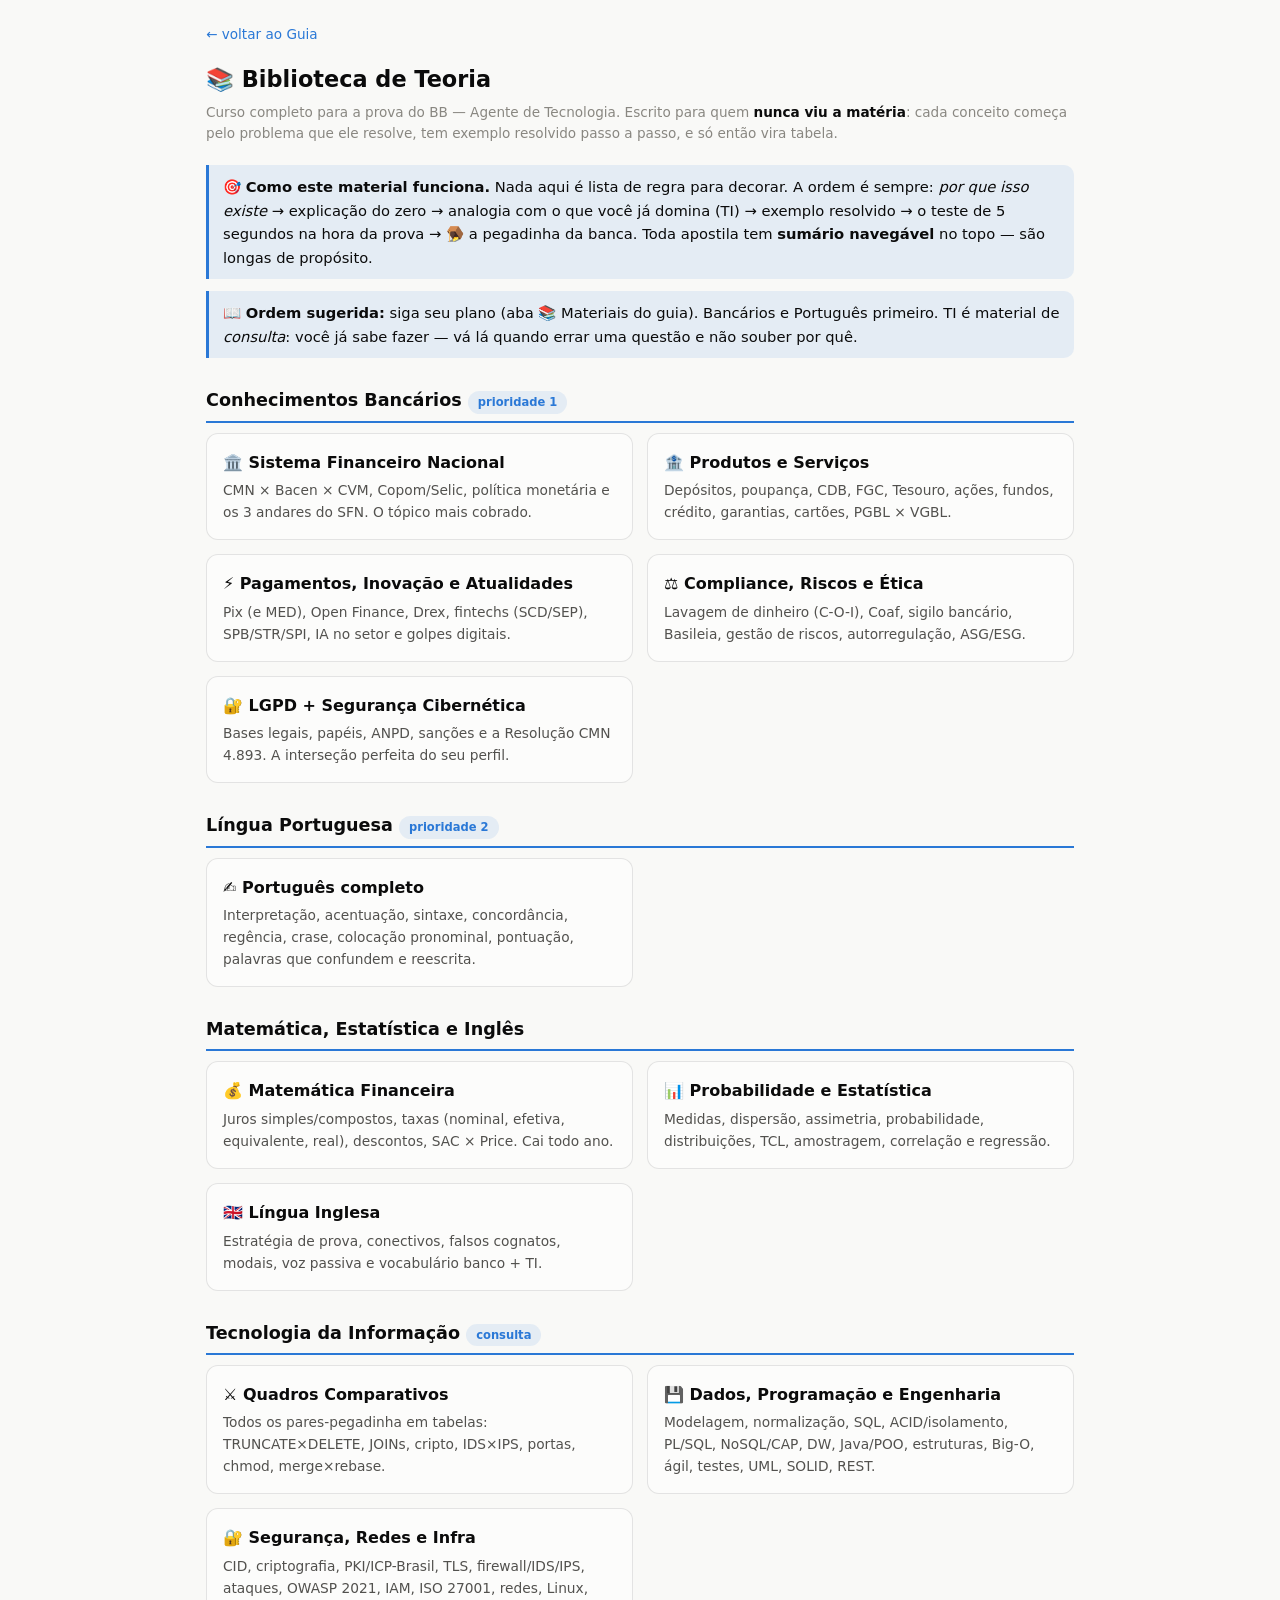
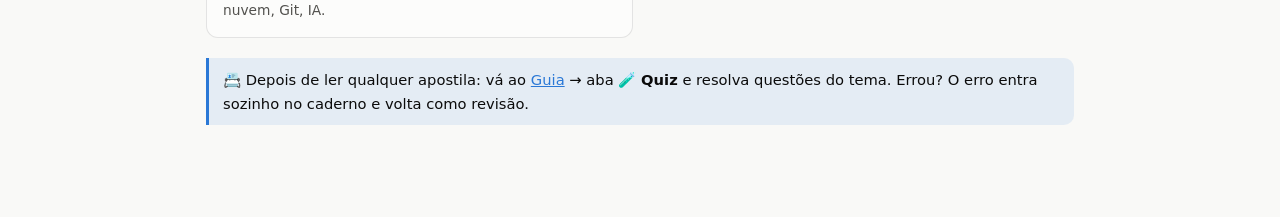
<file: resumos/index.html>
<!DOCTYPE html>
<html lang="pt-BR">
<head>
<meta charset="UTF-8">
<meta name="viewport" content="width=device-width, initial-scale=1.0">
<title>Biblioteca de Teoria — Concurso BB</title>
<link rel="stylesheet" href="estilo.css">
<style>
  .lib { display: grid; grid-template-columns: 1fr 1fr; gap: 14px; }
  @media (max-width: 720px) { .lib { grid-template-columns: 1fr; } }
  a.item {
    display: block; text-decoration: none; background: var(--surface);
    border: 1px solid var(--border); border-radius: 12px; padding: 16px;
  }
  a.item:hover { border-color: var(--accent); }
  a.item .t { color: var(--ink-1); font-weight: 700; font-size: 1rem; margin-bottom: 4px; }
  a.item .d { color: var(--ink-2); font-size: .86rem; }
</style>
</head>
<body>
<div class="wrap">
  <div class="nav"><a href="../guia.html">← voltar ao Guia</a></div>
  <h1>📚 Biblioteca de Teoria</h1>
  <p class="sub">Curso completo para a prova do BB — Agente de Tecnologia. Escrito para quem <strong>nunca viu a matéria</strong>: cada conceito começa pelo problema que ele resolve, tem exemplo resolvido passo a passo, e só então vira tabela.</p>

  <div class="tip">🎯 <strong>Como este material funciona.</strong> Nada aqui é lista de regra para decorar. A ordem é sempre: <em>por que isso existe</em> → explicação do zero → analogia com o que você já domina (TI) → exemplo resolvido → o teste de 5 segundos na hora da prova → 🪤 a pegadinha da banca. Toda apostila tem <strong>sumário navegável</strong> no topo — são longas de propósito.</div>

  <div class="tip">📖 <strong>Ordem sugerida:</strong> siga seu plano (aba 📚 Materiais do guia). Bancários e Português primeiro. TI é material de <em>consulta</em>: você já sabe fazer — vá lá quando errar uma questão e não souber por quê.</div>

  <h2>Conhecimentos Bancários <span class="pill">prioridade 1</span></h2>
  <div class="lib">
    <a class="item" href="sfn.html"><div class="t">🏛️ Sistema Financeiro Nacional</div>
      <div class="d">CMN × Bacen × CVM, Copom/Selic, política monetária e os 3 andares do SFN. O tópico mais cobrado.</div></a>
    <a class="item" href="bancarios-produtos.html"><div class="t">🏦 Produtos e Serviços</div>
      <div class="d">Depósitos, poupança, CDB, FGC, Tesouro, ações, fundos, crédito, garantias, cartões, PGBL × VGBL.</div></a>
    <a class="item" href="bancarios-pagamentos.html"><div class="t">⚡ Pagamentos, Inovação e Atualidades</div>
      <div class="d">Pix (e MED), Open Finance, Drex, fintechs (SCD/SEP), SPB/STR/SPI, IA no setor e golpes digitais.</div></a>
    <a class="item" href="bancarios-compliance.html"><div class="t">⚖️ Compliance, Riscos e Ética</div>
      <div class="d">Lavagem de dinheiro (C-O-I), Coaf, sigilo bancário, Basileia, gestão de riscos, autorregulação, ASG/ESG.</div></a>
    <a class="item" href="lgpd-bancaria.html"><div class="t">🔐 LGPD + Segurança Cibernética</div>
      <div class="d">Bases legais, papéis, ANPD, sanções e a Resolução CMN 4.893. A interseção perfeita do seu perfil.</div></a>
  </div>

  <h2>Língua Portuguesa <span class="pill">prioridade 2</span></h2>
  <div class="lib">
    <a class="item" href="portugues.html"><div class="t">✍️ Português completo</div>
      <div class="d">Interpretação, acentuação, sintaxe, concordância, regência, crase, colocação pronominal, pontuação, palavras que confundem e reescrita.</div></a>
  </div>

  <h2>Matemática, Estatística e Inglês</h2>
  <div class="lib">
    <a class="item" href="matematica-financeira.html"><div class="t">💰 Matemática Financeira</div>
      <div class="d">Juros simples/compostos, taxas (nominal, efetiva, equivalente, real), descontos, SAC × Price. Cai todo ano.</div></a>
    <a class="item" href="estatistica.html"><div class="t">📊 Probabilidade e Estatística</div>
      <div class="d">Medidas, dispersão, assimetria, probabilidade, distribuições, TCL, amostragem, correlação e regressão.</div></a>
    <a class="item" href="ingles.html"><div class="t">🇬🇧 Língua Inglesa</div>
      <div class="d">Estratégia de prova, conectivos, falsos cognatos, modais, voz passiva e vocabulário banco + TI.</div></a>
  </div>

  <h2>Tecnologia da Informação <span class="pill">consulta</span></h2>
  <div class="lib">
    <a class="item" href="ti-comparativos.html"><div class="t">⚔️ Quadros Comparativos</div>
      <div class="d">Todos os pares-pegadinha em tabelas: TRUNCATE×DELETE, JOINs, cripto, IDS×IPS, portas, chmod, merge×rebase.</div></a>
    <a class="item" href="ti-fundamentos.html"><div class="t">💾 Dados, Programação e Engenharia</div>
      <div class="d">Modelagem, normalização, SQL, ACID/isolamento, PL/SQL, NoSQL/CAP, DW, Java/POO, estruturas, Big-O, ágil, testes, UML, SOLID, REST.</div></a>
    <a class="item" href="ti-seguranca-redes.html"><div class="t">🔐 Segurança, Redes e Infra</div>
      <div class="d">CID, criptografia, PKI/ICP-Brasil, TLS, firewall/IDS/IPS, ataques, OWASP 2021, IAM, ISO 27001, redes, Linux, nuvem, Git, IA.</div></a>
  </div>

  <div class="tip" style="margin-top:20px">📇 Depois de ler qualquer apostila: vá ao <a href="../guia.html" style="color:var(--accent)">Guia</a> → aba 🧪 <strong>Quiz</strong> e resolva questões do tema. Errou? O erro entra sozinho no caderno e volta como revisão.</div>
</div>
</body>
</html>
</file>
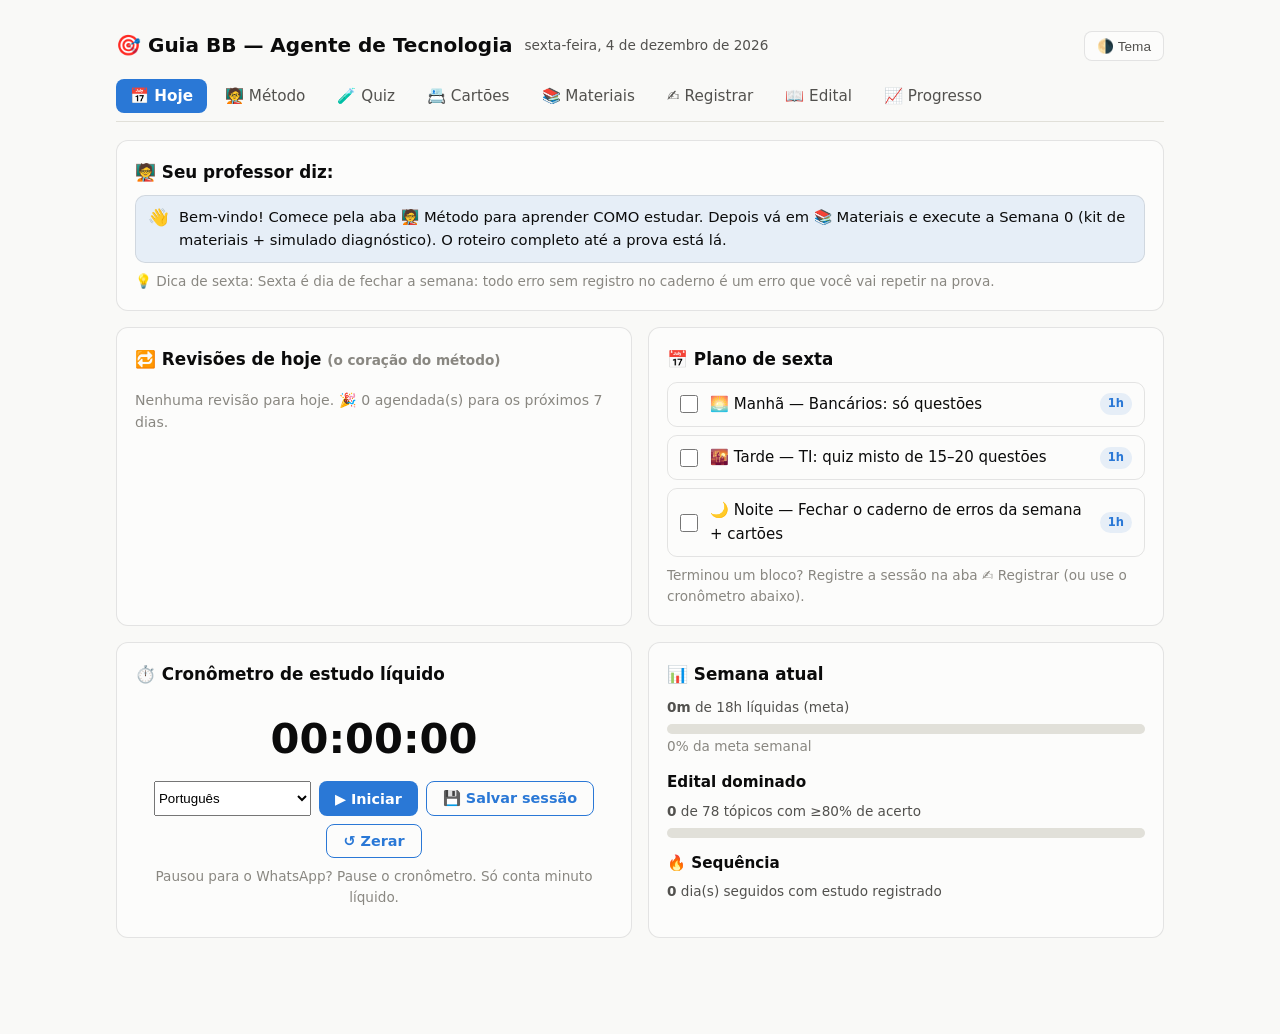
<file: guia.html>
<!DOCTYPE html>
<html lang="pt-BR">
<head>
<meta charset="UTF-8">
<meta name="viewport" content="width=device-width, initial-scale=1.0">
<title>Guia BB — Agente de Tecnologia</title>
<style>
  :root {
    color-scheme: light;
    --surface-1: #fcfcfb;
    --page: #f9f9f7;
    --ink-1: #0b0b0b;
    --ink-2: #52514e;
    --ink-muted: #898781;
    --grid: #e1e0d9;
    --baseline: #c3c2b7;
    --border: rgba(11,11,11,0.10);
    --series-1: #2a78d6;
    --series-2: #008300;
    --series-3: #e87ba4;
    --seq-250: #86b6ef;
    --seq-400: #3987e5;
    --seq-450: #2a78d6;
    --seq-600: #184f95;
    --good: #0ca30c;
    --good-text: #006300;
    --warning: #fab219;
    --serious: #ec835a;
    --critical: #d03b3b;
    --accent: #2a78d6;
    --accent-wash: rgba(42,120,214,0.10);
  }
  @media (prefers-color-scheme: dark) {
    :root:where(:not([data-theme="light"])) {
      color-scheme: dark;
      --surface-1: #1a1a19;
      --page: #0d0d0d;
      --ink-1: #ffffff;
      --ink-2: #c3c2b7;
      --ink-muted: #898781;
      --grid: #2c2c2a;
      --baseline: #383835;
      --border: rgba(255,255,255,0.10);
      --series-1: #3987e5;
      --series-2: #008300;
      --series-3: #d55181;
      --good-text: #0ca30c;
      --accent: #3987e5;
      --accent-wash: rgba(57,135,229,0.15);
    }
  }
  :root[data-theme="dark"] {
    color-scheme: dark;
    --surface-1: #1a1a19;
    --page: #0d0d0d;
    --ink-1: #ffffff;
    --ink-2: #c3c2b7;
    --ink-muted: #898781;
    --grid: #2c2c2a;
    --baseline: #383835;
    --border: rgba(255,255,255,0.10);
    --series-1: #3987e5;
    --series-2: #008300;
    --series-3: #d55181;
    --good-text: #0ca30c;
    --accent: #3987e5;
    --accent-wash: rgba(57,135,229,0.15);
  }

  * { margin: 0; padding: 0; box-sizing: border-box; }
  body {
    font-family: system-ui, -apple-system, "Segoe UI", sans-serif;
    background: var(--page);
    color: var(--ink-1);
    line-height: 1.55;
    font-size: 15px;
  }
  .wrap { max-width: 1080px; margin: 0 auto; padding: 16px 16px 80px; }

  header.top {
    display: flex; align-items: center; gap: 12px; flex-wrap: wrap;
    padding: 14px 0 10px;
  }
  header.top h1 { font-size: 1.25rem; font-weight: 700; }
  header.top .sub { color: var(--ink-2); font-size: .85rem; }
  header.top .spacer { flex: 1; }
  .theme-btn {
    border: 1px solid var(--border); background: var(--surface-1); color: var(--ink-2);
    border-radius: 8px; padding: 6px 12px; cursor: pointer; font-size: .85rem;
  }

  nav.tabs {
    display: flex; gap: 4px; flex-wrap: wrap; position: sticky; top: 0; z-index: 20;
    background: var(--page); padding: 8px 0; border-bottom: 1px solid var(--grid);
  }
  nav.tabs button {
    border: none; background: transparent; color: var(--ink-2); font-size: .95rem;
    padding: 8px 14px; border-radius: 8px; cursor: pointer; font-family: inherit;
  }
  nav.tabs button:hover { background: var(--accent-wash); }
  nav.tabs button.active { background: var(--accent); color: #fff; font-weight: 600; }

  main section.tab { display: none; padding-top: 18px; }
  main section.tab.active { display: block; }

  .card {
    background: var(--surface-1); border: 1px solid var(--border);
    border-radius: 12px; padding: 18px; margin-bottom: 16px;
  }
  .card h2 { font-size: 1.05rem; margin-bottom: 10px; }
  .card h3 { font-size: .95rem; margin: 14px 0 6px; }
  .muted { color: var(--ink-muted); font-size: .85rem; }
  .small { font-size: .85rem; color: var(--ink-2); }

  .grid-2 { display: grid; grid-template-columns: 1fr 1fr; gap: 16px; }
  .grid-3 { display: grid; grid-template-columns: repeat(3, 1fr); gap: 12px; }
  .grid-4 { display: grid; grid-template-columns: repeat(4, 1fr); gap: 12px; }
  @media (max-width: 760px) {
    .grid-2 { grid-template-columns: 1fr; }
    .grid-3, .grid-4 { grid-template-columns: repeat(2, 1fr); }
  }

  /* stat tiles */
  .tile { background: var(--surface-1); border: 1px solid var(--border); border-radius: 12px; padding: 14px 16px; }
  .tile .label { font-size: .78rem; color: var(--ink-2); }
  .tile .value { font-size: 1.7rem; font-weight: 700; line-height: 1.2; }
  .tile .delta { font-size: .78rem; color: var(--ink-muted); }
  .tile .delta.up { color: var(--good-text); }

  /* coach messages */
  .coach-msg {
    display: flex; gap: 10px; align-items: flex-start; padding: 10px 12px;
    border-radius: 10px; margin-bottom: 8px; border: 1px solid var(--border);
    font-size: .92rem;
  }
  .coach-msg .ico { font-size: 1.05rem; line-height: 1.4; }
  .coach-msg.info { background: var(--accent-wash); }
  .coach-msg.good { background: rgba(12,163,12,0.10); }
  .coach-msg.warning { background: rgba(250,178,25,0.13); }
  .coach-msg.serious { background: rgba(208,59,59,0.10); }

  /* today blocks & reviews */
  .block-item, .review-item {
    display: flex; align-items: center; gap: 12px; padding: 10px 12px;
    border: 1px solid var(--border); border-radius: 10px; margin-bottom: 8px;
  }
  .block-item.done { opacity: .55; }
  .block-item.done .bt { text-decoration: line-through; }
  .block-item input[type=checkbox] { width: 18px; height: 18px; accent-color: var(--accent); cursor: pointer; }
  .block-item .bt { flex: 1; }
  .badge {
    display: inline-block; font-size: .72rem; padding: 2px 8px; border-radius: 999px;
    background: var(--accent-wash); color: var(--accent); font-weight: 600; white-space: nowrap;
  }
  .badge.late { background: rgba(208,59,59,0.12); color: var(--critical); }
  .badge.kind { background: transparent; border: 1px solid var(--border); color: var(--ink-2); }
  .review-item .rt { flex: 1; }
  .review-item .rnote { font-size: .8rem; color: var(--ink-muted); }

  button.btn {
    border: none; background: var(--accent); color: #fff; font-family: inherit;
    padding: 8px 16px; border-radius: 8px; cursor: pointer; font-size: .9rem; font-weight: 600;
  }
  button.btn.ghost { background: transparent; color: var(--accent); border: 1px solid var(--accent); }
  button.btn.sm { padding: 5px 12px; font-size: .82rem; }
  button.btn.danger { background: var(--critical); }

  /* forms */
  form .row { display: flex; gap: 10px; flex-wrap: wrap; margin-bottom: 10px; }
  form label { display: block; font-size: .8rem; color: var(--ink-2); margin-bottom: 3px; }
  form input, form select, form textarea {
    font-family: inherit; font-size: .9rem; padding: 8px 10px; border-radius: 8px;
    border: 1px solid var(--baseline); background: var(--page); color: var(--ink-1);
    min-width: 0;
  }
  form textarea { width: 100%; resize: vertical; }
  form .field { flex: 1; min-width: 130px; }
  form .field.wide { flex-basis: 100%; }

  /* timer */
  .timer-box { text-align: center; padding: 10px 0; }
  .timer-box .clock { font-size: 2.6rem; font-weight: 700; font-variant-numeric: tabular-nums; }
  .timer-box .controls { display: flex; gap: 8px; justify-content: center; margin-top: 10px; flex-wrap: wrap; }

  /* edital */
  details.disc { border: 1px solid var(--border); border-radius: 10px; margin-bottom: 10px; background: var(--surface-1); }
  details.disc summary {
    cursor: pointer; padding: 12px 14px; display: flex; align-items: center; gap: 12px;
    list-style: none; font-weight: 600; flex-wrap: wrap;
  }
  details.disc summary::-webkit-details-marker { display: none; }
  .mini-bar { flex: 1; min-width: 120px; height: 8px; background: var(--grid); border-radius: 4px; overflow: hidden; }
  .mini-bar > div { height: 100%; background: var(--seq-450); border-radius: 4px; }
  .topic-row {
    display: flex; align-items: center; gap: 10px; padding: 8px 14px;
    border-top: 1px solid var(--grid); font-size: .9rem;
  }
  .topic-row .tname { flex: 1; }
  .status-chip {
    cursor: pointer; user-select: none; font-size: .75rem; font-weight: 600;
    padding: 3px 10px; border-radius: 999px; border: 1px solid var(--baseline);
    color: var(--ink-2); background: transparent; white-space: nowrap; font-family: inherit;
  }
  .status-chip.s1 { border-color: var(--seq-250); color: var(--seq-600); background: rgba(134,182,239,.18); }
  .status-chip.s2 { border-color: var(--seq-450); color: #fff; background: var(--seq-400); }
  .status-chip.s3 { border-color: var(--good); color: #fff; background: var(--good); }
  :root[data-theme="dark"] .status-chip.s1 { color: var(--seq-250); }
  @media (prefers-color-scheme: dark) { :root:not([data-theme="light"]) .status-chip.s1 { color: var(--seq-250); } }

  /* tables */
  table.data { width: 100%; border-collapse: collapse; font-size: .88rem; }
  table.data th { text-align: left; color: var(--ink-2); font-weight: 600; padding: 6px 8px; border-bottom: 1px solid var(--baseline); }
  table.data td { padding: 6px 8px; border-bottom: 1px solid var(--grid); font-variant-numeric: tabular-nums; }
  .table-scroll { overflow-x: auto; }

  /* charts */
  .chart-wrap { position: relative; }
  .chart-wrap svg { display: block; width: 100%; height: auto; }
  .viz-tooltip {
    position: fixed; pointer-events: none; z-index: 50; display: none;
    background: var(--surface-1); border: 1px solid var(--border); border-radius: 8px;
    padding: 8px 10px; font-size: .8rem; box-shadow: 0 4px 14px rgba(0,0,0,.18);
    max-width: 240px;
  }
  .legend { display: flex; gap: 16px; flex-wrap: wrap; font-size: .8rem; color: var(--ink-2); margin: 6px 2px; }
  .legend .li { display: flex; align-items: center; gap: 6px; }
  .legend .sw { width: 10px; height: 10px; border-radius: 3px; }

  /* método (professor) */
  .lesson { border-left: 3px solid var(--accent); padding: 4px 0 4px 14px; margin: 14px 0; }
  .lesson h3 { margin-top: 0; }
  .lesson p, .lesson li { font-size: .93rem; color: var(--ink-2); margin-bottom: 6px; }
  .lesson strong { color: var(--ink-1); }
  .lesson ul, .lesson ol { padding-left: 20px; margin: 6px 0; }
  kbd.chip { background: var(--accent-wash); color: var(--accent); border-radius: 6px; padding: 1px 7px; font-family: inherit; font-size: .85em; font-weight: 600; }

  /* quiz */
  .quiz-q { font-size: 1rem; margin: 10px 0 14px; line-height: 1.6; }
  .quiz-q code, .fcard code { background: var(--accent-wash); border-radius: 4px; padding: 1px 6px; font-size: .9em; }
  .quiz-opt {
    display: flex; gap: 10px; align-items: flex-start; width: 100%; text-align: left;
    border: 1px solid var(--border); background: transparent; color: var(--ink-1);
    font-family: inherit; font-size: .93rem; line-height: 1.5;
    padding: 10px 14px; border-radius: 10px; margin-bottom: 8px; cursor: pointer;
  }
  .quiz-opt:hover:not(:disabled) { background: var(--accent-wash); border-color: var(--accent); }
  .quiz-opt:disabled { cursor: default; opacity: .75; }
  .quiz-opt .letter { font-weight: 700; color: var(--ink-2); }
  .quiz-opt.is-correct { border-color: var(--good); background: rgba(12,163,12,0.12); opacity: 1; }
  .quiz-opt.is-wrong { border-color: var(--critical); background: rgba(208,59,59,0.12); opacity: 1; }
  .quiz-fb { border-radius: 10px; padding: 12px 14px; margin: 10px 0; font-size: .92rem; border: 1px solid var(--border); }
  .quiz-fb.ok { background: rgba(12,163,12,0.10); }
  .quiz-fb.nok { background: rgba(208,59,59,0.08); }
  .quiz-meta { display: flex; gap: 10px; align-items: center; flex-wrap: wrap; margin-bottom: 6px; }
  /* flashcards */
  .fcard {
    border: 1px solid var(--border); border-radius: 14px; padding: 26px 22px;
    min-height: 190px; display: flex; flex-direction: column; justify-content: center;
    text-align: center; font-size: 1.02rem; background: var(--page); cursor: pointer;
  }
  .fcard .side-label { font-size: .72rem; color: var(--ink-muted); text-transform: uppercase; letter-spacing: .08em; margin-bottom: 10px; }
  .fcard .back-text { font-size: .95rem; color: var(--ink-2); text-align: left; white-space: pre-line; }
  .fcard-controls { display: flex; gap: 10px; justify-content: center; margin-top: 14px; flex-wrap: wrap; }
  .btn.good { background: var(--good); }

  .empty { color: var(--ink-muted); font-size: .88rem; padding: 8px 0; }
  .progress-outer { height: 10px; background: var(--grid); border-radius: 5px; overflow: hidden; margin: 6px 0 2px; }
  .progress-outer > div { height: 100%; background: var(--seq-450); border-radius: 5px; transition: width .3s; }
  .toast {
    position: fixed; bottom: 20px; left: 50%; transform: translateX(-50%);
    background: var(--ink-1); color: var(--page); padding: 10px 20px; border-radius: 10px;
    font-size: .9rem; z-index: 100; display: none;
  }
</style>
</head>
<body>
<div class="wrap">

  <header class="top">
    <h1>🎯 Guia BB — Agente de Tecnologia</h1>
    <span class="sub" id="header-date"></span>
    <span class="spacer"></span>
    <button class="theme-btn" id="theme-toggle" title="Alternar tema">🌗 Tema</button>
  </header>

  <nav class="tabs" id="tabs">
    <button data-tab="hoje" class="active">📅 Hoje</button>
    <button data-tab="metodo">🧑‍🏫 Método</button>
    <button data-tab="quiz">🧪 Quiz</button>
    <button data-tab="cartoes">📇 Cartões</button>
    <button data-tab="materiais">📚 Materiais</button>
    <button data-tab="registrar">✍️ Registrar</button>
    <button data-tab="edital">📖 Edital</button>
    <button data-tab="progresso">📈 Progresso</button>
  </nav>

  <main>
    <section class="tab active" id="tab-hoje"></section>
    <section class="tab" id="tab-metodo"></section>
    <section class="tab" id="tab-quiz"></section>
    <section class="tab" id="tab-cartoes"></section>
    <section class="tab" id="tab-materiais"></section>
    <section class="tab" id="tab-registrar"></section>
    <section class="tab" id="tab-edital"></section>
    <section class="tab" id="tab-progresso"></section>
  </main>
</div>

<div class="viz-tooltip" id="viz-tooltip"></div>
<div class="toast" id="toast"></div>

<script>
"use strict";
/* ============================================================
   DADOS ESTÁTICOS
============================================================ */
const DISCS = ["Português","Inglês","Matemática/Estatística","Bancários","Atualidades","TI","Redação"];

const CRONO = {
  1: { nome: "Segunda", blocos: [
      { id:"b1", txt:"🌅 Manhã — Bancários: teoria (a apostila da semana está na aba 📚 Materiais)", dur:"1h", disc:"Bancários", res:"rIndex" },
      { id:"b2", txt:"🌇 Tarde — TI: SQL / PL-SQL / Modelagem — só questões", dur:"1h", disc:"TI", res:"rTiFund" },
      { id:"b3", txt:"🌙 Noite — Revisões do dia + lei seca (LGPD / Res. 4.893)", dur:"1h", disc:"Bancários", res:"rLgpd" } ]},
  2: { nome: "Terça", blocos: [
      { id:"b1", txt:"🌅 Manhã — Língua Portuguesa: teoria + questões", dur:"1h", disc:"Português", res:"rPort" },
      { id:"b2", txt:"🌇 Tarde — TI: Java / Estrutura de Dados — leitura de código", dur:"1h", disc:"TI", res:"rTiFund" },
      { id:"b3", txt:"🌙 Noite — Revisões do dia + 5–10 questões de Inglês", dur:"1h", disc:"Inglês", res:"rIng" } ]},
  3: { nome: "Quarta", blocos: [
      { id:"b1", txt:"🌅 Manhã — Atualidades do Mercado Financeiro", dur:"1h", disc:"Atualidades", res:"rPag" },
      { id:"b2", txt:"🌇 Tarde — TI: Segurança da Informação / Redes — questões", dur:"1h", disc:"TI", res:"rTiSeg" },
      { id:"b3", txt:"🌙 Noite — Revisões do dia + cartões vencidos + caderno de erros", dur:"1h", disc:"TI" } ]},
  4: { nome: "Quinta", blocos: [
      { id:"b1", txt:"🌅 Manhã — Estatística (ou Matemática Financeira, conforme a semana)", dur:"1h", disc:"Matemática/Estatística", res:"rEstat" },
      { id:"b2", txt:"🌇 Tarde — TI: Linux / Git / DevOps / Nuvem — questões", dur:"1h", disc:"TI", res:"rTiSeg" },
      { id:"b3", txt:"🌙 Noite — Revisões do dia + releitura de Bancários (apostila de Produtos)", dur:"1h", disc:"Bancários", res:"rProd" } ]},
  5: { nome: "Sexta", blocos: [
      { id:"b1", txt:"🌅 Manhã — Bancários: só questões", dur:"1h", disc:"Bancários" },
      { id:"b2", txt:"🌇 Tarde — TI: quiz misto de 15–20 questões", dur:"1h", disc:"TI" },
      { id:"b3", txt:"🌙 Noite — Fechar o caderno de erros da semana + cartões", dur:"1h", disc:"TI" } ]},
  6: { nome: "Sábado", blocos: [
      { id:"b1", txt:"Semana par: prova antiga na íntegra, cronometrada. Semana ímpar: bateria de 60 questões dos tópicos fracos", dur:"3h", disc:"TI" },
      { id:"b2", txt:"Correção minuciosa — cada erro vai para o caderno com o porquê", dur:"2h", disc:"TI" } ]},
  0: { nome: "Domingo", blocos: [
      { id:"b1", txt:"Redação completa, manuscrita, cronometrada (30 linhas em 1h)", dur:"1h", disc:"Redação" },
      { id:"b2", txt:"Atualizar progresso + planejar a semana. Depois: descanso de verdade", dur:"30m", disc:"Redação" } ]},
};

const DICAS = {
  0: "Domingo é dia de redação e planejamento — e de descansar sem culpa. Descanso programado também é estudo.",
  1: "Bancários é sua prioridade nº 1: é a matéria mais distante do seu dia a dia. Entenda a lógica da regulação, não decore listas.",
  2: "Em leitura de código, cronometre: a prova não dá tempo de 'compilar mentalmente' com calma. Treine achar o erro em menos de 2 minutos.",
  3: "Segurança é sua zona de conforto — o risco é a terminologia de concurso divergir do jargão prático. Leia o enunciado como a banca escreve.",
  4: "Estatística cai pouco mas elimina: não zerar nenhuma disciplina é regra histórica do BB. Garanta o básico bem feito.",
  5: "Sexta é dia de fechar a semana: todo erro sem registro no caderno é um erro que você vai repetir na prova.",
  6: "Simulado é treino de prova, não de conteúdo: mesma hora, sem pausas, sem consulta. A correção vale mais que a prova.",
};

const EDITAL = [
  { disc: "Língua Portuguesa", topics: [
    "Interpretação e compreensão de texto","Tipologia e gêneros textuais","Ortografia e acentuação",
    "Classes de palavras / morfologia","Sintaxe (termos da oração, período composto)","Concordância verbal e nominal",
    "Regência verbal e nominal + crase","Colocação pronominal","Pontuação",
    "Semântica (sinonímia, ambiguidade, conotação)","Reescrita de frases / paráfrase" ]},
  { disc: "Língua Inglesa", topics: [
    "Interpretação de textos técnicos/negócios","Vocabulário, cognatos e falsos cognatos","Gramática contextualizada" ]},
  { disc: "Matemática / Financeira", topics: [
    "Razão, proporção, porcentagem","Juros simples e compostos","Taxas (nominal, efetiva, equivalente, real)",
    "Descontos e séries de pagamentos","Sistemas de amortização (SAC, Price)" ]},
  { disc: "Probabilidade e Estatística", topics: [
    "Estatística descritiva (média, mediana, moda, dispersão)","Probabilidade (condicional, Bayes, independência)",
    "Variáveis aleatórias e distribuições (binomial, normal, Poisson)","Amostragem e estimação","Correlação e regressão linear" ]},
  { disc: "Conhecimentos Bancários", topics: [
    "SFN: estrutura, CMN, Bacen, CVM, Susep, Previc","Política monetária, Selic, Copom",
    "Instituições financeiras (bancos, cooperativas, fintechs)","Produtos bancários (CDB, fundos, crédito, cartões)",
    "Pix e arranjos de pagamento","Open Finance / Open Banking","Moeda digital (Drex/CBDC) e criptoativos",
    "LGPD aplicada ao setor bancário","Segurança cibernética — Resolução CMN 4.893",
    "Prevenção à lavagem de dinheiro (Lei 9.613)","Autorregulação, ética e compliance","ASG/ESG e finanças sustentáveis" ]},
  { disc: "Atualidades do Mercado Financeiro", topics: [
    "Cenário econômico nacional/internacional recente","Inovações tecnológicas no setor (IA, bancos digitais)",
    "Notícias regulatórias do Bacen (últimos 12 meses)" ]},
  { disc: "TI — Banco de Dados", topics: [
    "Modelagem conceitual/lógica (MER/DER)","Normalização (1FN, 2FN, 3FN, BCNF)",
    "SQL (DDL, DML, joins, subqueries, agregação)","PL/SQL (procedures, functions, triggers, cursores)",
    "Transações, ACID e controle de concorrência","NoSQL (chave-valor, documento, coluna, grafo)",
    "Data Warehouse, BI, Big Data (conceitos)" ]},
  { disc: "TI — Desenvolvimento", topics: [
    "Java (POO, exceções, collections, streams)","JavaScript/TypeScript (fundamentos, assincronismo)",
    "Python (fundamentos)","Estruturas de dados (listas, pilhas, filas, árvores, hash, grafos)",
    "Algoritmos (ordenação, busca, complexidade Big-O)","APIs REST, JSON, microsserviços, mensageria" ]},
  { disc: "TI — Engenharia de Software", topics: [
    "Ciclo de vida e processos de software","Metodologias ágeis (Scrum, Kanban, XP, Lean)",
    "DevOps, CI/CD, contêineres (Docker, Kubernetes)","Testes (unitário, integração, TDD)",
    "UML e padrões de projeto (GoF)","Arquitetura (camadas, microsserviços, eventos)" ]},
  { disc: "TI — Segurança da Informação", topics: [
    "Princípios (CID, autenticidade, não repúdio)","Criptografia simétrica/assimétrica, hash, assinatura digital",
    "PKI, certificados, ICP-Brasil","Protocolos seguros (TLS, HTTPS, SSH, VPN, IPsec)",
    "Firewall, IDS/IPS, WAF, proxy, DMZ","Ataques (DDoS, phishing, MitM, SQLi, XSS, CSRF) e malware",
    "OWASP Top 10 e desenvolvimento seguro","Gestão de identidade (MFA, SSO, OAuth2, JWT)",
    "ISO 27001/27002, gestão de riscos e incidentes" ]},
  { disc: "TI — Redes", topics: [
    "Modelos OSI × TCP/IP (camadas e funções)","Endereçamento IP, sub-redes, IPv4 × IPv6",
    "Protocolos e portas padrão (HTTP, DNS, DHCP, SMTP...)","Equipamentos e redes sem fio" ]},
  { disc: "TI — SO / Infraestrutura", topics: [
    "Linux: comandos, permissões (chmod/chown), shell","Processos, threads, memória, escalonamento",
    "Virtualização e nuvem (IaaS/PaaS/SaaS)","Git e controle de versão" ]},
  { disc: "TI — Tendências", topics: [
    "IA e aprendizado de máquina (conceitos)","Ciência de dados e Big Data (ecossistema, ETL)","Blockchain (conceitos)" ]},
];

const STATUS_LABELS = ["Não iniciado","Teoria vista","Em questões","Dominado ✓"];
const CAUSAS = ["CONCEITO (não sabia)","CONFUSÃO (troquei conceitos)","DESATENÇÃO (li errado/pressa)","CHUTE-SORTE (acertei sem saber)"];
const REVIEW_OFFSETS = [1, 7, 30];
const META_HORAS_SEMANA = 18; // 3h/dia útil (1h manhã + 1h tarde + 1h noite) + fim de semana

/* ============================================================
   BANCO DE QUESTÕES (estilo multibanca: Cesgranrio/FGV/Cebraspe)
   a = índice da alternativa correta
============================================================ */
const QUESTOES = [
// ---------- CONHECIMENTOS BANCÁRIOS ----------
{id:"b01",disc:"Bancários",top:"SFN — CMN",q:"No Sistema Financeiro Nacional, o órgão máximo, de caráter exclusivamente normativo, responsável por formular as diretrizes da política da moeda e do crédito, é o(a):",
 o:["Conselho Monetário Nacional (CMN)","Banco Central do Brasil","Comissão de Valores Mobiliários","Banco do Brasil","Federação Brasileira de Bancos (Febraban)"],a:0,
 exp:"O CMN normatiza (cria as regras); o Bacen executa e supervisiona. O CMN não executa NADA na prática.",trap:"Se o enunciado falar em 'executar', 'fiscalizar' ou 'supervisionar', a resposta nunca é CMN."},
{id:"b02",disc:"Bancários",top:"SFN — Bacen",q:"Compete ao Banco Central do Brasil:",
 o:["fixar as diretrizes da política monetária nacional","emitir papel-moeda, conforme autorização do CMN","fiscalizar as companhias de capital aberto","definir o valor do salário mínimo","conceder crédito rural diretamente ao produtor"],a:1,
 exp:"Emitir papel-moeda é atribuição exclusiva do Bacen. Fixar diretrizes é do CMN; fiscalizar companhias abertas é da CVM.",trap:"Bacen EXECUTA a política monetária; quem FIXA as diretrizes é o CMN."},
{id:"b03",disc:"Bancários",top:"SFN — CVM",q:"A supervisão do mercado de valores mobiliários — como ações e debêntures — é atribuição do(a):",
 o:["Bacen","CMN","CVM","Susep","B3"],a:2,
 exp:"CVM supervisiona o mercado de capitais (valores mobiliários). Susep cuida de seguros; Bacen, de instituições financeiras.",trap:"Debênture e ação = CVM. CDB e poupança = Bacen."},
{id:"b04",disc:"Bancários",top:"Pix",q:"Sobre o Pix, é correto afirmar que:",
 o:["funciona apenas em dias úteis, em horário bancário","é gerido e operado pela Febraban","está disponível 24 horas por dia, todos os dias, com liquidação em poucos segundos","exige a realização prévia de uma TED de validação","é obrigatoriamente tarifado para pessoas físicas"],a:2,
 exp:"O Pix é o arranjo de pagamentos instantâneos criado e gerido pelo BACEN, disponível 24/7, com liquidação em segundos. Para PF é, em regra, gratuito.",trap:"Quem gere o Pix é o Bacen — banca adora colocar 'Febraban' como distrator."},
{id:"b05",disc:"Bancários",top:"Open Finance",q:"O Open Finance caracteriza-se, essencialmente, pelo(a):",
 o:["venda de dados dos clientes entre bancos parceiros","compartilhamento de dados do cliente entre instituições, mediante consentimento do próprio cliente","unificação de todos os bancos em uma única plataforma estatal","abertura obrigatória de conta em mais de um banco","fim do sigilo bancário no Brasil"],a:1,
 exp:"A premissa do Open Finance: o dado pertence ao CLIENTE, que consente (por prazo determinado e finalidade específica) o compartilhamento entre instituições.",trap:"Sem consentimento do cliente, não há Open Finance. Consentimento é a palavra-chave."},
{id:"b06",disc:"Bancários",top:"LGPD — bases legais",q:"De acordo com a LGPD, o tratamento de dados pessoais:",
 o:["só pode ocorrer com o consentimento expresso do titular","é vedado para fins de proteção ao crédito","pode ocorrer sem consentimento em hipóteses legais, como a proteção ao crédito","é livre para dados tornados públicos","aplica-se apenas a dados em meio digital"],a:2,
 exp:"O consentimento é só UMA das 10 bases legais. Proteção ao crédito, cumprimento de obrigação legal, execução de contrato e legítimo interesse são outras.",trap:"'Só com consentimento' é a pegadinha clássica de LGPD — está ERRADA."},
{id:"b07",disc:"Bancários",top:"LGPD — ANPD",q:"O órgão responsável por fiscalizar e aplicar sanções pelo descumprimento da LGPD é o(a):",
 o:["Ministério Público Federal","ANPD — Autoridade Nacional de Proteção de Dados","Bacen","Anatel","Senacon"],a:1,
 exp:"A ANPD é a autoridade administrativa da LGPD. Sanções: de advertência até multa de 2% do faturamento, limitada a R$ 50 milhões por infração.",trap:"Guarde os números: 2% do faturamento, teto de R$ 50 mi POR INFRAÇÃO."},
{id:"b08",disc:"Bancários",top:"Produtos — CDB",q:"O CDB (Certificado de Depósito Bancário) é um título:",
 o:["público, emitido pelo Tesouro Nacional","de renda variável, negociado em bolsa","privado, emitido por bancos para captação, coberto pelo FGC até o limite vigente","emitido exclusivamente por cooperativas de crédito","sem qualquer garantia ao investidor"],a:2,
 exp:"CDB = banco captando dinheiro do investidor (renda fixa). Tem cobertura do FGC até R$ 250 mil por CPF/CNPJ por instituição (teto global de R$ 1 milhão renovável a cada 4 anos).",trap:"FGC: 250 mil por CPF POR INSTITUIÇÃO — a banca troca esses limites."},
{id:"b09",disc:"Bancários",top:"Política monetária — Selic",q:"A taxa Selic, referência básica de juros da economia brasileira, é definida:",
 o:["pelo mercado interbancário, sem interferência estatal","pelo Copom, em reuniões ordinárias realizadas a cada 45 dias","pelo Ministério da Fazenda, mensalmente","pelo CMN, semestralmente","pelos bancos comerciais, em assembleia"],a:1,
 exp:"O Copom (Comitê de Política Monetária do Bacen) define a meta da Selic em 8 reuniões anuais (a cada ~45 dias).",trap:"Copom define a Selic; CMN define a META DE INFLAÇÃO. Não confunda."},
{id:"b10",disc:"Bancários",top:"Lavagem de dinheiro",q:"As três fases clássicas do crime de lavagem de dinheiro são, na ordem:",
 o:["ocultação, colocação e integração","colocação, ocultação e integração","integração, colocação e dissimulação","captação, aplicação e resgate","colocação, integração e ocultação"],a:1,
 exp:"Colocação (dinheiro sujo entra no sistema) → Ocultação/dissimulação (movimentações para esconder a origem) → Integração (volta à economia com aparência lícita).",trap:"Mnemônico: C-O-I. A banca embaralha a ordem."},
{id:"b11",disc:"Bancários",top:"Drex",q:"O Drex, em desenvolvimento pelo Banco Central, é:",
 o:["uma criptomoeda privada concorrente do Bitcoin","uma stablecoin emitida por bancos comerciais","a versão digital do real, uma CBDC emitida pelo próprio Bacen","um novo arranjo de cartões de débito","a substituição definitiva do papel-moeda"],a:2,
 exp:"Drex = CBDC (moeda digital de banco central) brasileira: o próprio real em forma digital, emitido pelo Bacen sobre tecnologia de registro distribuído (DLT).",trap:"CBDC tem emissor estatal e curso legal — criptomoeda privada não. É o oposto de 'descentralizado sem governo'."},
{id:"b12",disc:"Bancários",top:"Res. CMN 4.893 — segurança cibernética",q:"A Resolução CMN nº 4.893 determina que as instituições financeiras:",
 o:["estão proibidas de contratar serviços de computação em nuvem","devem manter política de segurança cibernética e comunicar incidentes relevantes ao Bacen","podem terceirizar integralmente a responsabilidade pela segurança","só precisam de política de segurança se forem bancos públicos","devem divulgar publicamente todos os incidentes sofridos"],a:1,
 exp:"A 4.893 exige política de segurança cibernética formal, planos de resposta a incidentes e comunicação dos relevantes ao Bacen. Nuvem é PERMITIDA, com requisitos de contratação.",trap:"'Proíbe nuvem' é distrator clássico — a norma REGULA a contratação, não proíbe."},

// ---------- PORTUGUÊS ----------
{id:"p01",disc:"Português",top:"Crase",q:"Assinale a frase em que o uso do acento grave indicativo de crase está correto:",
 o:["Vou à pé para o trabalho.","Entreguei o relatório à ele.","Refiro-me à diretora do banco.","Chegamos à um acordo.","Começou à chover durante a prova."],a:2,
 exp:"Crase = preposição 'a' + artigo 'a'. 'Diretora' é feminino determinado: refiro-me A + A diretora. Não há crase antes de masculino ('pé'), pronome pessoal ('ele'), artigo indefinido ('um') nem verbo ('chover').",trap:"Teste: troque por palavra masculina. 'Refiro-me AO diretor' → com feminino, há crase."},
{id:"p02",disc:"Português",top:"Concordância — verbos impessoais",q:"Assinale a frase correta quanto à concordância verbal:",
 o:["Fazem dez anos que trabalho com tecnologia.","Faz dez anos que trabalho com tecnologia.","Haviam muitos candidatos na sala.","Existe muitos candidatos inscritos.","Devem haver vagas para todos."],a:1,
 exp:"'Fazer' indicando tempo decorrido é IMPESSOAL: fica na 3ª pessoa do singular ('Faz dez anos'). 'Haver' no sentido de existir também ('Havia muitos candidatos') — e contamina o auxiliar ('Deve haver vagas').",trap:"FAZ tempo / HÁ pessoas — sempre singular. 'Existir', porém, concorda normalmente: 'ExisteM muitos candidatos'."},
{id:"p03",disc:"Português",top:"Concordância — haver",q:"Sobre a frase \"Houve inúmeras tentativas de fraude no aplicativo\", é correto afirmar:",
 o:["está errada; o correto seria 'Houveram inúmeras tentativas'","está correta, pois 'haver' no sentido de existir é impessoal e fica no singular","está errada, pois 'haver' deve concordar com 'tentativas'","está correta, pois 'tentativas' é o sujeito do verbo","está errada, pois faltou o sujeito da oração"],a:1,
 exp:"'Haver' = existir/ocorrer é impessoal: não tem sujeito e fica na 3ª pessoa do singular. 'Inúmeras tentativas' é objeto direto, não sujeito.",trap:"'Houveram' não existe nesse sentido — nunca. Só como auxiliar: 'haviam feito'."},
{id:"p04",disc:"Português",top:"Colocação pronominal",q:"Assinale a frase em que a colocação pronominal está correta:",
 o:["Não esqueça-se do edital.","Nunca viu-se tamanha concorrência.","Não se esqueça do edital.","Me avise quando sair o resultado. (norma culta escrita)","Jamais arrependeu-se da decisão."],a:2,
 exp:"Palavras negativas (não, nunca, jamais) ATRAEM o pronome — exigem próclise: 'Não SE esqueça'. Iniciar frase com pronome oblíquo ('Me avise') fere a norma culta escrita.",trap:"Negativa antes do verbo = próclise obrigatória. É a atração mais cobrada."},
{id:"p05",disc:"Português",top:"Regência verbal",q:"Quanto à regência do verbo 'assistir', está correta a frase:",
 o:["Assistimos o debate dos candidatos ontem.","Assistimos ao debate dos candidatos ontem.","O filme que assistimos era ótimo.","Ela assistiu o jogo no estádio.","Nós assistimos à ele com atenção."],a:1,
 exp:"'Assistir' no sentido de VER é transitivo indireto: assistir A algo ('ao debate'). No sentido de ajudar, é direto ('O médico assistiu o paciente').",trap:"Ver = assistir A. E o relativo vira 'o filme A QUE assistimos'."},
{id:"p06",disc:"Português",top:"Semântica — onde",q:"O pronome relativo 'onde' está empregado corretamente em:",
 o:["A reunião onde discutimos o projeto foi longa.","A época onde eu estudava era mais tranquila.","A cidade onde nasci fica no interior.","O relatório onde constam os dados foi enviado.","A prova onde fui aprovado era difícil."],a:2,
 exp:"'Onde' só substitui LUGAR FÍSICO ('a cidade onde nasci'). Reunião, época, relatório e prova não são lugares — use 'em que' / 'na qual'.",trap:"Se não dá para apontar no mapa, não use 'onde'."},
{id:"p07",disc:"Português",top:"Pontuação",q:"Assinale a frase com pontuação INCORRETA:",
 o:["Os candidatos aprovados receberão o resultado por e-mail.","O edital, publicado ontem, trouxe novidades.","Os candidatos aprovados, receberão o resultado por e-mail.","Após a prova, os gabaritos serão divulgados.","O banco, que é público, abriu novo concurso."],a:2,
 exp:"NUNCA se separa sujeito do verbo por uma única vírgula: 'Os candidatos aprovados, receberão' está errado. As demais usam vírgulas para adjuntos deslocados e orações intercaladas, o que é correto.",trap:"Vírgula única entre sujeito e verbo = erro sempre. Duas vírgulas (intercalação) podem."},
{id:"p08",disc:"Português",top:"Por que / porque / porquê",q:"Assinale a frase correta quanto ao emprego de por que/porque/porquê:",
 o:["Ninguém explicou o porquê da mudança no edital.","Não sei por quê você não estudou ontem.","Ele passou por que estudou com método.","Porque você não fez o simulado?","Quero saber o por que da demora."],a:0,
 exp:"'O porquê' (com artigo) é substantivo = o motivo. 'Por quê' só no fim de frase; 'porque' é resposta/explicação; 'por que' inicia pergunta ou equivale a 'pelo qual'.",trap:"Se dá para trocar por 'o motivo', é 'o porquê' — junto e com acento."},

// ---------- MATEMÁTICA / ESTATÍSTICA ----------
{id:"e01",disc:"Matemática/Estatística",top:"Mediana",q:"A mediana do conjunto de dados {2, 3, 5, 8, 10, 12} é:",
 o:["5","8","6,5","7","6"],a:2,
 exp:"Com número PAR de elementos, a mediana é a média dos dois centrais: (5+8)/2 = 6,5.",trap:"Conjunto par = média dos dois do meio. A banca oferece '5' e '8' como distratores."},
{id:"e02",disc:"Matemática/Estatística",top:"Média aritmética",q:"A média aritmética dos valores 4, 6, 8, 10 e 12 é:",
 o:["7","8","9","8,5","10"],a:1,
 exp:"(4+6+8+10+12)/5 = 40/5 = 8. Em sequências igualmente espaçadas, a média é o termo central.",trap:"Sequência aritmética: média = termo do meio. Economiza conta na prova."},
{id:"e03",disc:"Matemática/Estatística",top:"Probabilidade — eventos independentes",q:"Lançando-se dois dados honestos, a probabilidade de obter 6 em ambos é:",
 o:["1/6","1/12","2/6","1/36","1/18"],a:3,
 exp:"Eventos independentes: P(A e B) = P(A) × P(B) = 1/6 × 1/6 = 1/36.",trap:"Independentes multiplicam. 'Ou' (união) é que somaria — cuidado com o conectivo."},
{id:"e04",disc:"Matemática/Estatística",top:"Distribuição normal",q:"Sobre a distribuição normal, é correto afirmar que:",
 o:["é assimétrica à direita","média, mediana e moda coincidem","a média é sempre maior que a mediana","é definida apenas para valores positivos","sua variância é sempre igual a 1"],a:1,
 exp:"A normal é simétrica em torno da média — por isso média = mediana = moda. Variância 1 só na normal PADRÃO (após padronização Z).",trap:"Normal ≠ normal padrão. A padrão é o caso particular com média 0 e desvio 1."},
{id:"e05",disc:"Matemática/Estatística",top:"Desvio padrão",q:"O desvio padrão de um conjunto de dados:",
 o:["é o quadrado da variância","é expresso em unidade diferente da dos dados originais","é a raiz quadrada da variância, na mesma unidade dos dados","é sempre maior que a variância","não pode ser igual a zero"],a:2,
 exp:"DP = √variância, e por isso volta à unidade original dos dados (a variância fica ao quadrado). DP zero é possível: todos os dados iguais.",trap:"Variância = DP², em unidade ao quadrado. A banca inverte a relação."},
{id:"e06",disc:"Matemática/Estatística",top:"Correlação",q:"Um coeficiente de correlação linear r = −0,9 entre duas variáveis indica:",
 o:["correlação fraca e negativa","que uma variável causa a outra","correlação forte e negativa, sem implicar causalidade","ausência de relação linear","erro de cálculo, pois r não pode ser negativo"],a:2,
 exp:"|r| próximo de 1 = correlação forte; sinal negativo = variáveis em sentidos opostos. Correlação NUNCA prova causalidade.",trap:"'Correlação implica causalidade' é sempre falso em prova."},

// ---------- TI: BANCO DE DADOS ----------
{id:"d01",disc:"TI",top:"TRUNCATE × DELETE × DROP",q:"No Oracle, o comando que remove linhas de uma tabela e PODE ser desfeito com ROLLBACK dentro da transação é:",
 o:["TRUNCATE TABLE","DROP TABLE","DELETE","PURGE","ALTER TABLE"],a:2,
 exp:"DELETE é DML: entra na transação e aceita ROLLBACK. TRUNCATE e DROP são DDL: geram commit implícito no Oracle — não voltam atrás.",trap:"TRUNCATE é DDL disfarçado de limpeza — rápido, mas sem volta."},
{id:"d02",disc:"TI",top:"WHERE × HAVING",q:"Em SQL, a cláusula HAVING difere da WHERE porque:",
 o:["filtra linhas antes do agrupamento","é executada antes da cláusula FROM","filtra os grupos após o GROUP BY, podendo usar funções de agregação","não pode ser usada com GROUP BY","substitui a cláusula ORDER BY"],a:2,
 exp:"WHERE filtra LINHAS (antes de agrupar); HAVING filtra GRUPOS (depois), e por isso aceita COUNT, SUM, AVG etc.",trap:"'WHERE COUNT(*) > 5' é inválido — agregação em filtro pede HAVING."},
{id:"d03",disc:"TI",top:"JOINs",q:"Um LEFT JOIN entre as tabelas Cliente (esquerda) e Conta (direita) retorna:",
 o:["apenas clientes que possuem conta","todas as contas, mesmo sem cliente","todos os clientes, com NULL nas colunas de Conta quando não houver correspondência","apenas as linhas sem correspondência em ambas","o produto cartesiano das duas tabelas"],a:2,
 exp:"LEFT JOIN preserva TODAS as linhas da tabela à esquerda; onde não há par na direita, as colunas vêm NULL. INNER traria só os que casam; CROSS é o cartesiano.",trap:"Clássica: 'clientes SEM conta' = LEFT JOIN + WHERE conta.id IS NULL."},
{id:"d04",disc:"TI",top:"NULL em SQL",q:"Sobre o valor NULL em SQL, é correto afirmar:",
 o:["NULL é equivalente a zero","a comparação coluna = NULL retorna verdadeiro para linhas nulas","para localizar valores nulos, deve-se usar o operador IS NULL","NULL e string vazia são idênticos em todos os SGBDs","funções de agregação sempre incluem valores NULL"],a:2,
 exp:"Qualquer comparação com NULL (= NULL, <> NULL) resulta UNKNOWN — nunca verdadeiro. Só IS NULL / IS NOT NULL testam nulidade. Agregações como AVG e COUNT(coluna) IGNORAM nulls.",trap:"'WHERE x = NULL' não retorna nada, nunca. É a pegadinha nº 1 de SQL."},
{id:"d05",disc:"TI",top:"Normalização — 2FN",q:"Uma tabela viola a Segunda Forma Normal (2FN) quando:",
 o:["possui atributos multivalorados","um atributo não-chave depende de apenas parte da chave primária composta","um atributo não-chave depende de outro atributo não-chave","não possui chave primária","possui dependências transitivas"],a:1,
 exp:"2FN elimina dependência PARCIAL (atributo dependendo de só um pedaço da chave composta). Multivalorado é 1FN; dependência transitiva (não-chave → não-chave) é 3FN.",trap:"1FN = atomicidade; 2FN = dependência parcial; 3FN = transitiva. Grave o trio."},
{id:"d06",disc:"TI",top:"ACID",q:"Em transações, a propriedade que garante que os efeitos de uma transação confirmada (COMMIT) persistam mesmo após uma falha do sistema é a:",
 o:["Atomicidade","Consistência","Isolamento","Durabilidade","Escalabilidade"],a:3,
 exp:"Durabilidade: o que foi commitado sobrevive a quedas. Atomicidade = tudo ou nada; Isolamento = transações não interferem entre si; Consistência = regras de integridade preservadas.",trap:"'Sobrevive à falha' → Durabilidade. 'Tudo ou nada' → Atomicidade."},
{id:"d07",disc:"TI",top:"PL/SQL — triggers",q:"Em PL/SQL, um TRIGGER difere de uma PROCEDURE porque o trigger:",
 o:["é executado automaticamente em resposta a um evento (INSERT, UPDATE, DELETE) na tabela","precisa ser chamado explicitamente pela aplicação","não pode conter comandos SQL","só pode ser criado pelo usuário SYS","aceita parâmetros de entrada e saída"],a:0,
 exp:"Trigger dispara sozinho quando o evento ocorre; procedure é invocada explicitamente e aceita parâmetros (trigger não recebe parâmetros).",trap:"Trigger: automático e sem parâmetros. Procedure: chamada explícita e com parâmetros."},
{id:"d08",disc:"TI",top:"NoSQL — tipos",q:"Associando bancos NoSQL a seus modelos, está correta a opção:",
 o:["MongoDB — chave-valor","Redis — orientado a grafos","Neo4j — colunar","MongoDB — orientado a documentos","Cassandra — orientado a documentos"],a:3,
 exp:"MongoDB = documentos (JSON/BSON); Redis = chave-valor (em memória); Neo4j = grafos; Cassandra = colunar (wide-column).",trap:"Grave os 4 exemplos canônicos — a banca só troca os pares."},
{id:"d09",disc:"TI",top:"COUNT com NULL",q:"Em uma tabela com 10 linhas, onde a coluna telefone é NULL em 3 delas, o resultado de SELECT COUNT(telefone) será:",
 o:["10","3","7","NULL","0"],a:2,
 exp:"COUNT(coluna) conta apenas valores NÃO nulos: 10 − 3 = 7. COUNT(*) contaria as 10 linhas.",trap:"COUNT(*) conta linhas; COUNT(coluna) ignora NULL. Diferença favorita das bancas."},
{id:"d10",disc:"TI",top:"Índices",q:"Sobre índices em bancos relacionais, é correto afirmar:",
 o:["aceleram consultas, mas oneram operações de INSERT/UPDATE/DELETE e ocupam espaço adicional","aceleram igualmente leituras e escritas","devem ser criados em todas as colunas da tabela","eliminam a necessidade de chave primária","são atualizados apenas manualmente pelo DBA"],a:0,
 exp:"Índice é uma estrutura extra (geralmente B-tree): acelera busca, mas cada escrita precisa atualizá-lo também — custo em tempo e espaço.",trap:"Índice não é grátis: leitura ganha, escrita paga."},

// ---------- TI: DESENVOLVIMENTO / JAVA ----------
{id:"j01",disc:"TI",top:"Java — try/finally",q:"Em Java, o bloco finally de um try-catch-finally:",
 o:["só executa se ocorrer exceção","só executa se NÃO ocorrer exceção","executa em praticamente todos os casos, inclusive quando há return no try","nunca executa se houver return no try","substitui a necessidade do catch"],a:2,
 exp:"finally executa com ou sem exceção, e mesmo com return no try (exceções: System.exit() ou queda da JVM).",trap:"'return no try' NÃO pula o finally — pegadinha recorrente de leitura de código."},
{id:"j02",disc:"TI",top:"Java — NullPointerException",q:"Em Java, uma NullPointerException é lançada quando:",
 o:["uma variável local primitiva não é inicializada","se invoca um método ou acessa um atributo por meio de uma referência null","ocorre divisão inteira por zero","um índice de array é excedido","o código não compila"],a:1,
 exp:"NPE = usar uma referência que aponta para null. Divisão por zero inteira = ArithmeticException; índice excedido = ArrayIndexOutOfBoundsException; local não inicializada = ERRO DE COMPILAÇÃO.",trap:"NPE é erro de EXECUÇÃO; variável local não inicializada nem compila. A banca mistura os dois."},
{id:"j03",disc:"TI",top:"Java — String imutável",q:"Considere: String s = \"BB\"; s.concat(\"2026\"); System.out.println(s); — a saída será:",
 o:["BB2026","2026BB","BB","2026","erro de compilação"],a:2,
 exp:"String é IMUTÁVEL: concat devolve uma NOVA string, que foi descartada (o retorno não foi atribuído). s continua \"BB\".",trap:"Métodos de String nunca alteram o objeto original — sempre retornam um novo."},
{id:"j04",disc:"TI",top:"Java — sobrecarga × sobrescrita",q:"Em Java, a SOBRECARGA (overloading) de métodos ocorre quando:",
 o:["uma subclasse redefine um método herdado com a mesma assinatura","métodos com o mesmo nome possuem listas de parâmetros diferentes na mesma classe","um método é declarado como final","dois métodos diferem apenas no tipo de retorno","um método estático acessa atributos de instância"],a:1,
 exp:"Sobrecarga: mesmo nome, parâmetros diferentes, resolvida em COMPILAÇÃO. Sobrescrita (override): subclasse redefine método com MESMA assinatura, resolvida em EXECUÇÃO (polimorfismo). Mudar só o retorno não compila.",trap:"sobreCARGA = mesma Classe; sobreSCRITA = Subclasse."},
{id:"j05",disc:"TI",top:"Estruturas — pilha e fila",q:"As estruturas de dados pilha e fila seguem, respectivamente, as políticas:",
 o:["FIFO e LIFO","LIFO e FIFO","LIFO e LIFO","FIFO e FIFO","aleatória e sequencial"],a:1,
 exp:"Pilha = LIFO (último a entrar, primeiro a sair — ex.: desfazer/Ctrl+Z, pilha de chamadas). Fila = FIFO (primeiro a entrar, primeiro a sair — ex.: fila de impressão).",trap:"PiLha = LIFO (o L ajuda a lembrar)."},
{id:"j06",disc:"TI",top:"Estruturas — complexidade",q:"Sobre complexidade média de acesso, é correto afirmar:",
 o:["a busca por chave em uma tabela hash (HashMap) é O(1) em média","o acesso por índice em um ArrayList é O(n)","a busca em árvore binária balanceada é O(n)","o acesso por índice em lista encadeada é O(1)","a busca linear em vetor não ordenado é O(log n)"],a:0,
 exp:"Hash: O(1) médio. ArrayList por índice: O(1). Árvore balanceada: O(log n). Lista encadeada por índice: O(n). Busca linear: O(n). Busca binária (vetor ORDENADO): O(log n).",trap:"Busca binária exige vetor ORDENADO — sem isso, é O(n)."},
{id:"j07",disc:"TI",top:"Java — leitura de código",q:"Considere: int x = 5; int y = x++ + ++x; — após a execução, os valores de x e y são, respectivamente:",
 o:["7 e 12","6 e 11","7 e 11","6 e 12","7 e 13"],a:0,
 exp:"x++ usa 5 e incrementa (x=6); ++x incrementa antes e usa 7 (x=7). y = 5 + 7 = 12.",trap:"Pós-incremento usa e depois soma; pré-incremento soma e depois usa."},
{id:"j08",disc:"TI",top:"APIs REST",q:"Nos serviços REST, os métodos HTTP considerados idempotentes (repetir a mesma requisição produz o mesmo estado no servidor) incluem:",
 o:["GET, PUT e DELETE","POST e PATCH","apenas POST","apenas os métodos com corpo","nenhum método HTTP é idempotente"],a:0,
 exp:"GET (só leitura), PUT (substitui pelo mesmo estado) e DELETE (já apagado continua apagado) são idempotentes. POST cria um novo recurso a cada chamada — não é.",trap:"POST é o não-idempotente clássico das provas."},

// ---------- TI: ENGENHARIA DE SOFTWARE ----------
{id:"s01",disc:"TI",top:"Scrum",q:"No framework Scrum, a responsabilidade por ordenar (priorizar) o Product Backlog é do(a):",
 o:["Scrum Master","Product Owner","time de desenvolvimento, coletivamente","gerente de projetos","stakeholders, por votação"],a:1,
 exp:"O PO é o dono do Product Backlog e o maximizador de valor. O Scrum Master é facilitador do processo (não é chefe); o time define COMO fazer.",trap:"Scrum Master não prioriza backlog nem manda no time — distrator recorrente."},
{id:"s02",disc:"TI",top:"Kanban",q:"Uma característica essencial do método Kanban é:",
 o:["sprints com duração fixa de duas semanas","a limitação do trabalho em progresso (WIP)","papéis obrigatórios de PO e Scrum Master","estimativas obrigatórias em story points","entregas somente ao final do projeto"],a:1,
 exp:"Kanban = fluxo contínuo com limite de WIP por coluna. Sprints e papéis fixos são do Scrum — Kanban não os exige.",trap:"Sprint é Scrum; WIP limitado é Kanban. As bancas trocam as características."},
{id:"s03",disc:"TI",top:"CI/CD",q:"A prática de Integração Contínua (CI) consiste em:",
 o:["integrar e testar o código automaticamente a cada alteração enviada ao repositório","implantar manualmente em produção uma vez por mês","escrever testes somente após o deploy","manter branches isoladas por longos períodos","dispensar o uso de controle de versão"],a:0,
 exp:"CI: commits frequentes disparam build + testes automáticos, detectando quebras cedo. CD estende isso até a entrega/implantação automatizada.",trap:"CI é sobre INTEGRAR + TESTAR cedo e sempre; deploy automatizado é o CD."},
{id:"s04",disc:"TI",top:"TDD",q:"No desenvolvimento orientado a testes (TDD), a sequência correta do ciclo é:",
 o:["codificar → testar → documentar","escrever o teste (que falha) → escrever o código mínimo para passar → refatorar","refatorar → testar → codificar","testar em produção → corrigir → reescrever","escrever todos os testes ao final do projeto"],a:1,
 exp:"Ciclo red-green-refactor: teste que falha (red) → código mínimo que passa (green) → refatorar mantendo os testes verdes.",trap:"No TDD o teste vem ANTES do código — é a definição."},

// ---------- TI: SEGURANÇA ----------
{id:"g01",disc:"TI",top:"Criptografia simétrica × assimétrica",q:"Sobre algoritmos criptográficos, é correto afirmar:",
 o:["o AES é um algoritmo de criptografia assimétrica","o RSA utiliza a mesma chave para cifrar e decifrar","o AES é simétrico (mesma chave) e o RSA é assimétrico (par de chaves pública/privada)","algoritmos simétricos são sempre mais lentos que os assimétricos","o SHA-256 é um algoritmo de criptografia simétrica"],a:2,
 exp:"AES = simétrico (uma chave secreta compartilhada, rápido). RSA = assimétrico (par público/privado, lento — usado para trocar chaves e assinar). SHA-256 é HASH, não criptografia.",trap:"Simétrico é o RÁPIDO; assimétrico resolve a distribuição de chaves. Hash não é criptografia."},
{id:"g02",disc:"TI",top:"Assinatura digital",q:"Na assinatura digital, o remetente assina o documento utilizando:",
 o:["a chave pública do destinatário","a sua própria chave privada","a chave privada do destinatário","uma chave simétrica combinada por telefone","o certificado da autoridade certificadora"],a:1,
 exp:"Assina-se com a chave PRIVADA do emissor; qualquer um verifica com a pública dele. Garante autenticidade, integridade e não repúdio — mas NÃO confidencialidade (para isso, cifra-se com a pública do destinatário).",trap:"Assinar = minha privada. Cifrar para alguém = pública dele. Decore o par."},
{id:"g03",disc:"TI",top:"Funções hash",q:"Uma função de hash criptográfico, como o SHA-256, caracteriza-se por:",
 o:["ser reversível mediante a chave correta","produzir saída de tamanho fixo a partir de entrada de qualquer tamanho, de forma unidirecional","garantir a confidencialidade dos dados","produzir saídas de tamanho proporcional à entrada","substituir a necessidade de senhas"],a:1,
 exp:"Hash: unidirecional (não se 'deshasheia'), saída de tamanho fixo, e qualquer mudança na entrada muda o resultado (efeito avalanche). Serve à INTEGRIDADE, não à confidencialidade.",trap:"Hash não cifra nada — não existe 'descriptografar um hash'."},
{id:"g04",disc:"TI",top:"HTTPS/TLS",q:"O protocolo HTTPS:",
 o:["opera, por padrão, na porta 80","utiliza TLS, combinando criptografia assimétrica na negociação e simétrica na transmissão dos dados","dispensa o uso de certificados digitais","criptografa apenas as senhas do usuário","é mais rápido que o HTTP por ser binário"],a:1,
 exp:"HTTPS = HTTP sobre TLS, porta 443. Modelo híbrido: assimétrica para autenticar o servidor (certificado) e acordar a chave de sessão; simétrica para o tráfego (desempenho).",trap:"HTTPS = 443; HTTP = 80. E o TLS protege TODO o tráfego, não só senhas."},
{id:"g05",disc:"TI",top:"IDS × IPS",q:"A diferença fundamental entre IDS e IPS é que o IPS:",
 o:["apenas registra logs para auditoria posterior","atua em linha (inline), podendo bloquear o tráfego malicioso em tempo real","é instalado apenas nas estações de trabalho","substitui completamente o firewall","detecta somente ataques internos"],a:1,
 exp:"IDS Detecta e alerta (passivo, fora do fluxo). IPS Previne: fica no caminho do tráfego e bloqueia. Nenhum dos dois substitui o firewall — são camadas complementares.",trap:"D de Detecção (avisa) × P de Prevenção (bloqueia)."},
{id:"g06",disc:"TI",top:"Phishing",q:"O phishing é um ataque que se caracteriza por:",
 o:["explorar falhas de buffer overflow no servidor","interceptar fisicamente o cabeamento de rede","usar engenharia social — mensagens falsas que imitam fontes confiáveis — para roubar dados da vítima","sobrecarregar o servidor com requisições em massa","alterar registros DNS do provedor"],a:2,
 exp:"Phishing explora o FATOR HUMANO: e-mail/SMS/site falso imitando banco, empresa etc. para fisgar credenciais e dados. Sobrecarga em massa = DoS/DDoS.",trap:"Phishing ataca pessoas, não servidores. Se o alvo é o usuário, é engenharia social."},
{id:"g07",disc:"TI",top:"SQL Injection",q:"A principal medida de prevenção contra SQL Injection é:",
 o:["criptografar todo o banco de dados","utilizar consultas parametrizadas (prepared statements) e validar entradas","bloquear a porta 1521 no firewall","usar apenas o método HTTP POST","trocar o SGBD por um banco NoSQL"],a:1,
 exp:"Prepared statements separam código SQL dos dados: a entrada do usuário nunca é interpretada como comando. Validação de entrada complementa. Criptografia não impede a injeção.",trap:"OWASP: injeção se previne PARAMETRIZANDO, não cifrando."},
{id:"g08",disc:"TI",top:"XSS",q:"O ataque Cross-Site Scripting (XSS) consiste em:",
 o:["injetar script malicioso em uma página para que ele execute no navegador das vítimas","adivinhar senhas por tentativa e erro","forjar o endereço IP de origem dos pacotes","explorar consultas SQL mal construídas","criptografar os arquivos do servidor"],a:0,
 exp:"XSS injeta JavaScript em páginas vistas por outros usuários (roubo de sessão/cookies). Alvo: o NAVEGADOR da vítima. SQLi ataca o banco; força bruta, senhas; spoofing, IP.",trap:"XSS roda no cliente (navegador); SQL Injection, no banco. Não misture."},
{id:"g09",disc:"TI",top:"MFA",q:"Um usuário que se autentica com senha e, em seguida, confirma um código gerado no aplicativo do celular está utilizando:",
 o:["dois fatores do mesmo tipo (algo que se sabe)","autenticação de dois fatores: algo que se sabe + algo que se tem","biometria comportamental","single sign-on (SSO)","apenas um fator, repetido duas vezes"],a:1,
 exp:"Fatores: algo que você SABE (senha), TEM (celular/token) e É (biometria). Senha + código do app = dois fatores DISTINTOS = 2FA legítimo. Senha + PIN seriam o mesmo fator (sabe + sabe).",trap:"Dois segredos decorados = 1 fator só. MFA exige tipos diferentes."},
{id:"g10",disc:"TI",top:"Malware — ransomware",q:"O malware que criptografa os arquivos da vítima e exige pagamento para restabelecer o acesso é o:",
 o:["spyware","adware","ransomware","keylogger","worm"],a:2,
 exp:"Ransom = resgate. Spyware espiona; keylogger captura teclas; adware exibe propaganda; worm se replica pela rede sozinho.",trap:"Worm × vírus: worm se propaga sozinho; vírus precisa de hospedeiro."},

// ---------- TI: REDES / LINUX / GIT ----------
{id:"r01",disc:"TI",top:"Modelo OSI",q:"No modelo OSI, os protocolos TCP e UDP operam na camada de:",
 o:["rede (camada 3)","transporte (camada 4)","sessão (camada 5)","enlace (camada 2)","aplicação (camada 7)"],a:1,
 exp:"Transporte = camada 4 (TCP/UDP, portas). IP fica na 3 (rede); Ethernet na 2 (enlace); HTTP/DNS na 7 (aplicação).",trap:"Porta = camada 4; endereço IP = camada 3; MAC = camada 2."},
{id:"r02",disc:"TI",top:"Portas padrão",q:"As portas padrão dos serviços SSH, HTTPS e DNS são, respectivamente:",
 o:["21, 80 e 25","22, 443 e 53","23, 443 e 67","22, 8080 e 110","443, 22 e 53"],a:1,
 exp:"SSH 22, HTTPS 443, DNS 53. Outras cobradas: HTTP 80, FTP 21, Telnet 23, SMTP 25, POP3 110, IMAP 143, RDP 3389.",trap:"Monte um flashcard só de portas — é ponto garantido em prova de TI."},
{id:"r03",disc:"TI",top:"TCP × UDP",q:"Em comparação com o UDP, o protocolo TCP:",
 o:["é orientado a conexão, garantindo entrega e ordem dos segmentos","é mais rápido por dispensar confirmações","é indicado para streaming em tempo real por seu menor overhead","não utiliza portas","não realiza controle de fluxo"],a:0,
 exp:"TCP: conexão (handshake de 3 vias), confirmação, retransmissão, ordem, controle de fluxo/congestionamento. UDP: sem garantias, leve — bom para streaming, VoIP, DNS.",trap:"Confiabilidade = TCP; velocidade/tempo real = UDP."},
{id:"r04",disc:"TI",top:"IPv6",q:"Os endereços IPv6 possuem comprimento de:",
 o:["32 bits","64 bits","128 bits","256 bits","48 bits"],a:2,
 exp:"IPv6 = 128 bits (8 grupos hexadecimais), contra 32 bits do IPv4. 48 bits é o MAC address.",trap:"IPv4 32 / IPv6 128 / MAC 48 — trio numérico de prova."},
{id:"r05",disc:"TI",top:"DNS",q:"A função principal do serviço DNS é:",
 o:["atribuir endereços IP dinamicamente aos hosts","traduzir nomes de domínio em endereços IP","criptografar o tráfego entre cliente e servidor","rotear pacotes entre redes distintas","autenticar usuários no domínio"],a:1,
 exp:"DNS resolve nomes (bb.com.br) em IPs. Atribuição dinâmica de IP é o DHCP; roteamento é função do roteador/protocolos de roteamento.",trap:"DNS traduz; DHCP distribui IP. As bancas trocam os dois."},
{id:"r06",disc:"TI",top:"Linux — chmod",q:"No Linux, o comando chmod 754 arquivo.sh atribui as permissões:",
 o:["rwx r-x r--","rwx rw- r--","r-x rwx r--","rw- r-- r--","rwx r-x rw-"],a:0,
 exp:"7 = rwx (4+2+1) para o dono; 5 = r-x (4+1) para o grupo; 4 = r-- para os demais. Leitura=4, escrita=2, execução=1.",trap:"Decore: 7=rwx, 6=rw-, 5=r-x, 4=r--. 755 e 644 são os valores mais cobrados."},
{id:"r07",disc:"TI",top:"Linux — grep",q:"No Linux, o comando utilizado para buscar linhas que correspondam a um padrão (inclusive expressões regulares) em arquivos de texto é:",
 o:["awk","sed","grep","cat","chmod"],a:2,
 exp:"grep busca padrões. sed edita fluxo (substituições); awk processa colunas/relatórios; cat exibe/concatena.",trap:"Buscar = grep; substituir = sed; colunas = awk."},
{id:"r08",disc:"TI",top:"Linux — pipe",q:"No shell do Linux, o operador | (pipe) tem a função de:",
 o:["redirecionar a saída de um comando para um arquivo","encadear comandos, enviando a saída padrão de um para a entrada padrão do próximo","executar comandos em segundo plano","comparar o conteúdo de dois arquivos","listar processos em execução"],a:1,
 exp:"pipe conecta stdout → stdin: ps aux | grep java. Redirecionar para arquivo é > ou >>; segundo plano é &.",trap:"| conecta comandos; > grava em arquivo. Ambos caem juntos como distratores."},
{id:"r09",disc:"TI",top:"Git — merge × rebase",q:"No Git, em comparação com o merge, o rebase:",
 o:["preserva o histórico original criando um commit de mesclagem","reaplica os commits sobre a nova base, produzindo histórico linear (reescreve o histórico)","é a única forma de integrar branches","não pode gerar conflitos","apaga a branch de origem automaticamente"],a:1,
 exp:"Merge junta com um commit de mesclagem preservando o histórico; rebase reaplica os commits sobre a ponta da outra branch — histórico linear, mas reescrito (evitar em branches compartilhadas). Ambos podem gerar conflito.",trap:"Rebase reescreve história — por isso a regra 'não rebasear branch pública'."},
{id:"r10",disc:"TI",top:"Docker × VM",q:"Em comparação com máquinas virtuais, os contêineres (ex.: Docker):",
 o:["virtualizam o hardware completo, incluindo o sistema operacional convidado","compartilham o kernel do sistema hospedeiro, sendo mais leves e rápidos para iniciar","exigem um hipervisor do tipo 1","oferecem isolamento físico total entre aplicações","não podem ser usados em ambientes de produção"],a:1,
 exp:"Contêiner empacota app + dependências e compartilha o kernel do host (leve, sobe em segundos). VM virtualiza hardware e carrega SO completo (isolamento maior, custo maior).",trap:"Contêiner NÃO tem SO convidado completo — é a diferença central para VM."},

// ---------- INGLÊS ----------
{id:"i01",disc:"Inglês",top:"Conectivos",q:"In the sentence \"The system was tested twice; however, a critical bug reached production\", the word HOWEVER expresses:",
 o:["addition","contrast","cause","purpose","condition"],a:1,
 exp:"However = contraste/oposição (equivale a 'no entanto'). Adição seria moreover/furthermore; causa, because/since; propósito, in order to.",trap:"Conectivos são presença garantida em prova de inglês — monte um flashcard deles."},
{id:"i02",disc:"Inglês",top:"Falsos cognatos",q:"In \"The bank actually increased its investments in cybersecurity\", the word ACTUALLY means:",
 o:["atualmente","na verdade / de fato","raramente","parcialmente","antigamente"],a:1,
 exp:"Actually = na verdade (falso cognato). 'Atualmente' em inglês é currently/nowadays.",trap:"Outros clássicos: pretend = fingir; push = empurrar; college = faculdade; parents = pais."},
{id:"i03",disc:"Inglês",top:"Modais",q:"In \"All employees must complete the security training\", the modal MUST expresses:",
 o:["possibility","permission","obligation","suggestion","ability"],a:2,
 exp:"Must = obrigação/necessidade. Possibilidade = may/might; permissão = may/can; sugestão = should; habilidade = can.",trap:"Should sugere; must obriga. Bancas exploram essa diferença de força."},
{id:"i04",disc:"Inglês",top:"Preposições",q:"Complete: \"The IT team is responsible ___ protecting customer data.\"",
 o:["by","for","with","at","about"],a:1,
 exp:"Responsible FOR = responsável por. Combinações fixas (collocations) como esta são cobradas diretamente.",trap:"Outras fixas: depend ON, interested IN, good AT, worried ABOUT."},

// ---------- ATUALIDADES ----------
{id:"a01",disc:"Atualidades",top:"Open Finance — evolução",q:"A evolução do Open Banking para o Open Finance representou:",
 o:["a restrição do compartilhamento apenas a dados de conta-corrente","a ampliação do escopo para além dos dados bancários, incluindo investimentos, seguros e câmbio","o fim do consentimento do cliente","a transferência da gestão do sistema para os bancos privados","a fusão do Pix com o sistema de cartões"],a:1,
 exp:"Open Banking (fase inicial) tratava de dados bancários; o Open Finance amplia o ecossistema para investimentos, seguros, previdência e câmbio — sempre com consentimento.",trap:"Banking ⊂ Finance: a mudança de nome marca a AMPLIAÇÃO do escopo."},
{id:"a02",disc:"Atualidades",top:"IA no setor bancário",q:"Sobre o uso de inteligência artificial generativa em bancos, é correto afirmar:",
 o:["por ser precisa, dispensa revisão humana nas respostas ao cliente","não apresenta riscos de vazamento de dados","seu uso em atendimento exige controles como supervisão humana e proteção de dados, dado o risco de respostas incorretas ('alucinações')","é proibida pelo Bacen em instituições financeiras","substitui integralmente as políticas de crédito"],a:2,
 exp:"IA generativa pode 'alucinar' (gerar informação falsa com confiança) e expor dados sensíveis — por isso bancos adotam supervisão humana, guardrails e governança de IA. Não há proibição do Bacen; há diretrizes de governança e gestão de riscos.",trap:"Em atualidades, alternativas absolutas ('dispensa', 'não apresenta riscos', 'proibida') costumam estar erradas."},
{id:"a03",disc:"Atualidades",top:"Fintechs",q:"As fintechs de crédito no Brasil (SCD e SEP):",
 o:["operam sem qualquer regulação estatal","são autorizadas e supervisionadas pelo Banco Central","são reguladas pela CVM","não podem conceder empréstimos","funcionam apenas como correspondentes bancários"],a:1,
 exp:"SCD (Sociedade de Crédito Direto) e SEP (empréstimo entre pessoas) são categorias criadas pelo CMN e autorizadas/supervisionadas pelo BACEN — fintech regulada, não terra sem lei.",trap:"'Fintech não é regulada' é distrator garantido — SCD/SEP respondem ao Bacen."},
{id:"a04",disc:"Atualidades",top:"ASG/ESG",q:"A sigla ASG (ou ESG), central nas finanças sustentáveis, refere-se aos critérios:",
 o:["Ambiental, Social e de Governança","Administrativo, Setorial e Gerencial","Ambiental, Securitário e Global","Atuarial, Social e Governamental","Ambiental, Sistêmico e Geopolítico"],a:0,
 exp:"Environmental, Social and Governance. Bancos avaliam riscos climáticos, impacto social e práticas de governança em crédito e investimento — há normas do CMN/Bacen sobre gerenciamento de risco social, ambiental e climático.",trap:"G é de GOVERNANÇA (corporativa), não de 'governo'."},

// ---------- BANCÁRIOS (reforço) ----------
{id:"b13",disc:"Bancários",top:"CMN — composição",q:"O Conselho Monetário Nacional é composto por:",
 o:["presidente do Bacen, presidente da CVM e ministro da Fazenda","ministro da Fazenda (presidente do conselho), ministro do Planejamento e Orçamento e presidente do Bacen","presidentes de todos os bancos públicos federais","ministro da Fazenda e diretores do Bacen","presidente da República, ministro da Fazenda e presidente do Bacen"],a:1,
 exp:"3 membros: Fazenda (preside), Planejamento e Orçamento, e presidente do Bacen.",trap:"CVM NÃO tem assento no CMN — distrator recorrente."},
{id:"b14",disc:"Bancários",top:"Compulsório",q:"O aumento da alíquota do depósito compulsório tem como efeito:",
 o:["aumentar a liquidez da economia","reduzir a capacidade de os bancos concederem crédito","reduzir a taxa Selic automaticamente","aumentar o multiplicador bancário","estimular o consumo das famílias"],a:1,
 exp:"Compulsório maior = mais dinheiro preso no Bacen = menos crédito disponível = política monetária contracionista.",trap:"Compulsório sobe → liquidez desce. Relação sempre inversa."},
{id:"b15",disc:"Bancários",top:"Open market",q:"Quando o Banco Central deseja ENXUGAR a liquidez da economia via operações de mercado aberto, ele:",
 o:["compra títulos públicos","vende títulos públicos","reduz o compulsório","reduz a taxa de redesconto","emite mais papel-moeda"],a:1,
 exp:"Vender títulos retira dinheiro de circulação (o mercado paga pelos títulos). Comprar títulos injeta dinheiro.",trap:"VENDE título → RECOLHE dinheiro. É o instrumento mais ágil da política monetária."},
{id:"b16",disc:"Bancários",top:"FGC — teto global",q:"Sobre o Fundo Garantidor de Créditos (FGC), é correto afirmar:",
 o:["cobre qualquer valor, sem limite","cobre até R$ 250 mil por CPF/CNPJ por conglomerado, com teto global de R$ 1 milhão renovável a cada 4 anos","cobre apenas contas-correntes","é garantido pelo Tesouro Nacional","cobre cotas de fundos de investimento"],a:1,
 exp:"250 mil por CPF por conglomerado financeiro + teto global de 1 milhão a cada 4 anos. É entidade privada, e fundos de investimento NÃO têm cobertura.",trap:"Fundo de investimento não tem FGC — o risco é do cotista."},
{id:"b17",disc:"Bancários",top:"Poupança",q:"Com a Selic acima de 8,5% ao ano, a caderneta de poupança rende:",
 o:["70% da Selic + TR","0,5% ao mês + TR","1% ao mês, fixo","100% do CDI","IPCA + 3% ao ano"],a:1,
 exp:"Regra desde 2012: Selic > 8,5% a.a. → poupança rende 0,5% a.m. + TR; Selic ≤ 8,5% → 70% da Selic + TR.",trap:"A banca inverte as duas regras — grave o gatilho de 8,5%."},
{id:"b18",disc:"Bancários",top:"Fintechs — SCD",q:"A Sociedade de Crédito Direto (SCD), tipo de fintech regulada pelo CMN/Bacen, caracteriza-se por:",
 o:["captar depósitos à vista do público","conceder crédito exclusivamente com capital próprio, por plataforma eletrônica","emitir papel-moeda digital","operar apenas como correspondente bancário","intermediar empréstimos entre pessoas"],a:1,
 exp:"SCD empresta capital PRÓPRIO via plataforma eletrônica — não capta depósitos. Quem intermedeia empréstimo entre pessoas é a SEP (peer-to-peer).",trap:"SCD = capital próprio; SEP = entre pessoas. Nenhuma capta depósito como banco."},
{id:"b19",disc:"Bancários",top:"Cooperativas de crédito",q:"As cooperativas de crédito:",
 o:["não são consideradas instituições financeiras","são instituições financeiras autorizadas e supervisionadas pelo Bacen, que prestam serviços aos seus associados","são fiscalizadas pela CVM","não podem conceder empréstimos","têm fins lucrativos como os bancos comerciais"],a:1,
 exp:"São instituições financeiras (Lei 5.764 + LC 130), supervisionadas pelo Bacen, sem fins lucrativos: os resultados (sobras) retornam aos associados.",trap:"Cooperativa É instituição financeira — cada associado é dono, com um voto."},
{id:"b20",disc:"Bancários",top:"Pix — MED",q:"O Mecanismo Especial de Devolução (MED) do Pix serve para:",
 o:["cancelar qualquer Pix por arrependimento do pagador","viabilizar a devolução de valores em casos de fraude ou falha operacional","transformar um Pix em TED","estornar compras no cartão de crédito","agendar transferências recorrentes"],a:1,
 exp:"O MED permite bloqueio e devolução de recursos em caso de fundada suspeita de fraude (ex.: golpe) ou falha do sistema — não é botão de arrependimento.",trap:"Pix comum não tem 'estorno por arrependimento' — o MED é para FRAUDE/FALHA."},
{id:"b21",disc:"Bancários",top:"Meta de inflação",q:"No regime de metas de inflação brasileiro:",
 o:["o Copom define a meta e o CMN a persegue","a meta é definida pelo CMN e medida pelo IPCA, calculado pelo IBGE","a meta é definida pelo Ministério da Fazenda e medida pelo INPC","o Bacen define a própria meta","a meta é medida pelo IGP-M, da FGV"],a:1,
 exp:"CMN define a meta; o Bacen (via Copom/Selic) a persegue; o índice de referência é o IPCA do IBGE.",trap:"Trio da meta: CMN define, Bacen persegue, IPCA mede."},
{id:"b22",disc:"Bancários",top:"Tesouro Direto",q:"O título público Tesouro Selic caracteriza-se por ser:",
 o:["prefixado, com taxa definida na compra","pós-fixado, com rentabilidade atrelada à taxa Selic","atrelado à inflação (IPCA)","um título privado emitido por bancos","isento de qualquer tributação"],a:1,
 exp:"Tesouro Selic = pós-fixado (segue a Selic diária), o de menor volatilidade. Tesouro Prefixado = taxa travada; Tesouro IPCA+ = inflação + juro real.",trap:"Título PÚBLICO (Tesouro Nacional) ≠ CDB (privado/bancos). E há IR pela tabela regressiva."},
{id:"b23",disc:"Bancários",top:"Debêntures",q:"Quem investe em debêntures de uma companhia torna-se:",
 o:["sócio da companhia, com direito a voto","credor da companhia, que capta recursos por meio desse título de dívida","cotista de um fundo de investimento","garantidor das dívidas da companhia","acionista preferencial"],a:1,
 exp:"Debênture é título de DÍVIDA corporativa: o investidor empresta dinheiro e vira credor (recebe juros). Ação é que torna sócio.",trap:"Debênture = credor; ação = sócio. E debênture é valor mobiliário → CVM."},
{id:"b24",disc:"Bancários",top:"Ações ON × PN",q:"A diferença clássica entre ações ordinárias (ON) e preferenciais (PN) é que as ordinárias:",
 o:["garantem dividendos maiores, sempre","conferem direito a voto nas assembleias","não podem ser negociadas em bolsa","são isentas de imposto de renda","representam dívida da empresa"],a:1,
 exp:"ON = direito a voto; PN = preferência no recebimento de dividendos/reembolso, em regra sem voto.",trap:"ON-voto, PN-preferência no dinheiro. Simples e certeiro."},
{id:"b25",disc:"Bancários",top:"Fundos de investimento",q:"Sobre fundos de investimento, é correto afirmar:",
 o:["têm garantia do FGC até R$ 250 mil","o risco é do administrador, nunca do cotista","funcionam como um condomínio: o patrimônio pertence aos cotistas, que assumem o risco das aplicações","são supervisionados exclusivamente pelo Bacen","garantem rentabilidade mínima por lei"],a:2,
 exp:"Fundo = condomínio de recursos; o cotista assume o risco (sem FGC, sem garantia). Supervisão: CVM.",trap:"Fundo NÃO tem FGC nem rentabilidade garantida — e quem supervisiona é a CVM."},
{id:"b26",disc:"Bancários",top:"Sigilo bancário",q:"De acordo com a LC 105/2001, o sigilo bancário:",
 o:["é absoluto e não admite exceções","pode ser afastado, entre outras hipóteses, por determinação judicial ou por CPI","só pode ser quebrado com autorização do gerente","não se aplica a contas de pessoas jurídicas","impede o Bacen de fiscalizar os bancos"],a:1,
 exp:"O sigilo é a regra, mas cede a ordem judicial, CPIs e às atividades de fiscalização (Bacen/CVM) e troca de informações previstas em lei.",trap:"'Absoluto e sem exceções' invalida a alternativa — sigilo bancário é relativo."},
{id:"b27",disc:"Bancários",top:"Correspondentes",q:"As casas lotéricas que prestam serviços de recebimento de contas e saques atuam como:",
 o:["agências bancárias plenas","correspondentes no país, contratados por instituição financeira e atuando em nome dela","cooperativas de crédito","instituições de pagamento autônomas","filiais do Banco Central"],a:1,
 exp:"Correspondente = empresa contratada (lotérica, mercado, correios) para prestar serviços em NOME da instituição financeira, que responde pelos atos.",trap:"A responsabilidade perante o cliente é da instituição contratante, não do correspondente."},
{id:"b28",disc:"Bancários",top:"Coaf",q:"O Coaf — unidade de inteligência financeira do Brasil — tem como atribuição principal:",
 o:["conceder crédito a exportadores","receber, analisar e disseminar comunicações de operações suspeitas de lavagem de dinheiro","fixar a taxa Selic","emitir moeda digital","fiscalizar companhias abertas"],a:1,
 exp:"O Coaf recebe as comunicações obrigatórias (operações suspeitas/em espécie acima dos limites), analisa e aciona as autoridades. Está vinculado administrativamente ao Bacen.",trap:"Coaf não investiga nem pune — produz inteligência e comunica quem investiga."},

// ---------- PORTUGUÊS (reforço) ----------
{id:"p09",disc:"Português",top:"Concordância — horas",q:"Assinale a frase correta:",
 o:["São meio-dia e meio.","É meio-dia e meia.","São meio-dia e meia.","É meio-dia e meio.","São doze horas e meio."],a:1,
 exp:"'Meio-dia' é singular → verbo no singular ('É'). 'Meia' concorda com 'hora' (feminino): meio-dia e meia (hora).",trap:"Verbo singular + 'meia' feminino. A banca adora essa dupla."},
{id:"p10",disc:"Português",top:"Concordância — anexo",q:"Quanto à concordância, está correta a frase:",
 o:["Seguem anexo as planilhas do projeto.","Segue anexas as planilhas do projeto.","Seguem anexas as planilhas do projeto.","As planilhas seguem em anexas.","Anexo seguem as planilhas, obrigatoriamente invariável."],a:2,
 exp:"'Anexo' é adjetivo e concorda: planilhas anexas, documento anexo. A locução 'em anexo' é que fica invariável.",trap:"'Anexo' concorda; 'em anexo' não varia. Dois caminhos certos, um erro clássico."},
{id:"p11",disc:"Português",top:"Há × a (tempo)",q:"Assinale a frase correta quanto ao emprego de 'há' e 'a':",
 o:["Trabalho com TI a dez anos.","A prova acontecerá daqui há três meses.","Trabalho com TI há dez anos, e a prova acontecerá daqui a três meses.","Há partir de hoje, estudarei mais.","Cheguei há tempo de fazer a prova."],a:2,
 exp:"Tempo PASSADO (decorrido) = HÁ (equivale a 'faz'). Tempo FUTURO ou distância = A ('daqui a', 'a partir de', 'a tempo').",trap:"Passado-HÁ, futuro-A. 'Daqui há pouco' está sempre errado."},
{id:"p12",disc:"Português",top:"Acerca de × há cerca de",q:"Assinale a frase correta:",
 o:["Discutimos há cerca da prova do BB.","O edital foi publicado acerca de dois meses.","Conversamos acerca do novo edital, publicado há cerca de dois meses.","Falou-se a cerca do concurso.","Há cerca disso, nada sei."],a:2,
 exp:"'Acerca de' = sobre, a respeito de. 'Há cerca de' = faz aproximadamente (tempo). 'A cerca de' = a uma distância aproximada.",trap:"Sobre = acerca; tempo decorrido aproximado = há cerca."},
{id:"p13",disc:"Português",top:"Ao encontro de × de encontro a",q:"\"A proposta do sindicato veio ___ interesses dos funcionários, que a apoiaram.\" Preenche corretamente a lacuna:",
 o:["de encontro aos","ao encontro dos","de encontro dos","ao encontro à","contra aos"],a:1,
 exp:"'Ao encontro de' = a favor, em conformidade. 'De encontro a' = contra, em choque. Como os funcionários APOIARAM, a proposta veio ao encontro dos interesses.",trap:"DE encontro = bate DE frente (contra). AO encontro = vai ao abraço (a favor)."},
{id:"p14",disc:"Português",top:"Pronome relativo cujo",q:"Assinale a frase em que 'cujo' está corretamente empregado:",
 o:["O candidato cujo o nome foi divulgado passou.","O banco cuja agência foi reformada reabriu ontem.","O edital cujo saiu ontem é extenso.","A prova cuja a nota foi alta.","O concurso cujo dele falei saiu."],a:1,
 exp:"'Cujo' indica posse, concorda com a coisa possuída e NUNCA admite artigo depois: 'cuja agência' (o banco possui a agência).",trap:"'Cujo o' / 'cuja a' está SEMPRE errado — cujo não convive com artigo."},
{id:"p15",disc:"Português",top:"Senão × se não",q:"Assinale a frase correta:",
 o:["Estude, se não será reprovado.","Não fez outra coisa se não reclamar.","Se não estudar, será reprovado; não há alternativa senão estudar.","Senão chover, haverá prova.","Nada disse, senão que se cale."],a:2,
 exp:"'Se não' = caso não (condição, cabe 'caso não'). 'Senão' = a não ser / caso contrário / mas sim.",trap:"Teste: se couber 'caso não', é separado."},
{id:"p16",disc:"Português",top:"Partícula 'se'",q:"Quanto à concordância com a partícula 'se', está correta a frase:",
 o:["Precisam-se de programadores.","Vende-se casas novas.","Precisa-se de profissionais de TI; vendem-se apostilas na entrada.","Aluga-se salas comerciais.","Necessitam-se de mais candidatos."],a:2,
 exp:"Com objeto INDIRETO (precisa-se DE), o 'se' é índice de indeterminação → verbo no singular. Com objeto direto (vendem-se apostilas = apostilas são vendidas), é voz passiva sintética → verbo concorda.",trap:"Tem preposição? Singular. Não tem? Concorda com o 'sujeito' (vendem-se casas)."},
{id:"p17",disc:"Português",top:"Regência — implicar",q:"No sentido de 'acarretar', o verbo IMPLICAR é usado corretamente em:",
 o:["A migração implica em riscos.","A migração implica riscos ao sistema.","A migração implica de riscos.","A migração implica com riscos.","A migração implica à riscos."],a:1,
 exp:"Implicar = acarretar é transitivo DIRETO: implica algo (sem preposição). 'Implicar com' = antipatizar.",trap:"'Implicar EM' é o erro mais cometido do português formal — a banca sabe disso."},
{id:"p18",disc:"Português",top:"Regência — preferir",q:"Segundo a norma culta, o verbo PREFERIR é corretamente empregado em:",
 o:["Prefiro estudar do que sair.","Prefiro mais estudar que sair.","Prefiro estudar a sair.","Prefiro estudar à sair.","Prefiro mil vezes estudar do que sair."],a:2,
 exp:"Preferir X A Y — sem 'do que', sem 'mais', sem reforços. E sem crase antes de verbo ('a sair').",trap:"'Prefiro... do que' é consagrado na fala e errado na prova."},
{id:"p19",disc:"Português",top:"Ortografia/prosódia",q:"Assinale a opção em que a palavra está grafada corretamente:",
 o:["rúbrica","previlégio","beneficiente","rubrica","empecilíio"],a:3,
 exp:"Rubrica é paroxítona SEM acento (ru-BRI-ca). As formas corretas dos distratores: privilégio, beneficente, empecilho.",trap:"Pronunciar 'RÚbrica' é tão comum que virou pegadinha de prova."},
{id:"p20",disc:"Português",top:"Expressões viciosas",q:"Assinale a frase INADEQUADA à norma culta:",
 o:["Em nível de sintaxe, o texto é correto.","A decisão foi tomada no âmbito da diretoria.","A nível de banco de dados, o sistema é robusto.","Quanto ao banco de dados, o sistema é robusto.","No que se refere à segurança, houve avanços."],a:2,
 exp:"'A nível de' é expressão viciosa condenada pela norma culta. Alternativas adequadas: 'em nível de', 'no âmbito de', 'quanto a', 'no que se refere a'.",trap:"'A nível de' aparece como isca — em prova, marque como inadequada."},
{id:"p21",disc:"Português",top:"Vírgula antes de E",q:"Sobre o uso da vírgula antes da conjunção 'e', é correto afirmar:",
 o:["nunca se usa vírgula antes de 'e'","usa-se vírgula antes de 'e' quando as orações têm sujeitos diferentes","a vírgula antes de 'e' é obrigatória sempre","só se usa vírgula antes de 'e' em enumerações","'e' substitui a vírgula em qualquer contexto"],a:1,
 exp:"Vírgula antes de 'e' é permitida (entre outros casos) quando os sujeitos das orações são diferentes: 'O edital saiu, e os candidatos comemoraram.'",trap:"'Nunca use vírgula antes de e' é mito — sujeitos diferentes ou 'e' com valor adversativo permitem."},
{id:"p22",disc:"Português",top:"Haja vista",q:"Assinale a frase correta:",
 o:["Hajam vista os resultados do simulado.","Haja visto os resultados do simulado.","Haja vista os resultados do simulado.","Hajam vistos os resultados do simulado.","Haja vistas os resultados do simulado."],a:2,
 exp:"'Haja vista' é expressão com 'vista' invariável. O verbo pode flexionar apenas se houver preposição ('hajam vista AOS resultados' é aceito por alguns gramáticos), mas 'haja vista os resultados' é a forma consagrada e sempre correta.",trap:"'Haja VISTO' não existe — vista é substantivo fixo na expressão."},

// ---------- MATEMÁTICA FINANCEIRA ----------
{id:"m01",disc:"Matemática/Estatística",top:"Juros simples",q:"Um capital de R$ 1.000,00 aplicado a juros simples de 2% ao mês, por 5 meses, rende juros de:",
 o:["R$ 50,00","R$ 100,00","R$ 110,00","R$ 200,00","R$ 104,08"],a:1,
 exp:"J = C·i·t = 1000 × 0,02 × 5 = R$ 100. Em juros simples, a taxa incide sempre sobre o capital inicial.",trap:"R$ 104,08 seria o juro COMPOSTO — a banca coloca os dois para pegar quem não leu 'simples'."},
{id:"m02",disc:"Matemática/Estatística",top:"Juros compostos",q:"R$ 1.000,00 aplicados a juros compostos de 10% ao ano, por 2 anos, geram um montante de:",
 o:["R$ 1.200,00","R$ 1.210,00","R$ 1.100,00","R$ 1.221,00","R$ 2.000,00"],a:1,
 exp:"M = C·(1+i)^t = 1000 × 1,1² = 1000 × 1,21 = R$ 1.210. (Juros simples dariam R$ 1.200 — a diferença é o juro sobre juro.)",trap:"1.200 é o distrator de juros simples. Composto SEMPRE rende mais a partir do 2º período."},
{id:"m03",disc:"Matemática/Estatística",top:"Taxa acumulada",q:"Uma aplicação rende 10% ao mês, com capitalização composta. A taxa acumulada em 2 meses é:",
 o:["20%","21%","19%","22%","20,5%"],a:1,
 exp:"(1,10 × 1,10) − 1 = 1,21 − 1 = 21%. Taxas compostas não se somam — multiplicam-se os fatores.",trap:"Somar taxas (10+10=20%) é o erro que a banca espera. Sempre multiplique os fatores."},
{id:"m04",disc:"Matemática/Estatística",top:"Simples × composto",q:"Comparando juros simples e compostos com mesma taxa e mesmo capital, é correto afirmar:",
 o:["os compostos rendem mais em qualquer prazo","os simples rendem mais no primeiro período","no primeiro período os montantes são IGUAIS; a partir do segundo, os compostos superam","os simples rendem mais no longo prazo","não há diferença em nenhum prazo"],a:2,
 exp:"Em t=1 período, ambos rendem C·i (iguais). Do 2º período em diante, o composto incide sobre o montante e dispara.",trap:"'Composto rende mais SEMPRE' é falso — no 1º período empatam (e em frações de período, o simples rende mais)."},
{id:"m05",disc:"Matemática/Estatística",top:"SAC",q:"No Sistema de Amortização Constante (SAC):",
 o:["as prestações são constantes ao longo de todo o financiamento","a amortização é constante e as prestações são decrescentes","os juros são constantes","a amortização cresce ao longo do tempo","não há pagamento de juros"],a:1,
 exp:"SAC: amortiza-se o mesmo valor todo mês; como o saldo devedor cai, os juros caem e as prestações DECRESCEM.",trap:"SAC = prestação começa alta e cai. Price = prestação fixa."},
{id:"m06",disc:"Matemática/Estatística",top:"Tabela Price",q:"No sistema francês de amortização (Tabela Price):",
 o:["as prestações são constantes, com amortização crescente e juros decrescentes","as prestações decrescem linearmente","a amortização é constante","os juros crescem ao longo do contrato","o saldo devedor nunca diminui"],a:0,
 exp:"Price: prestação FIXA; dentro dela, no início paga-se mais juros e menos amortização — a composição inverte ao longo do tempo.",trap:"Price = Prestação Parada. SAC = Sempre Amortiza o mesmo e Cai."},
{id:"m07",disc:"Matemática/Estatística",top:"Taxa nominal × efetiva",q:"Uma taxa nominal de 12% ao ano com capitalização mensal corresponde a uma taxa efetiva de:",
 o:["12% ao ano, exatamente","1% ao mês","12,68% ao mês","1,2% ao mês","0,12% ao mês"],a:1,
 exp:"Taxa nominal divide-se pelo período de capitalização: 12%/12 = 1% a.m. (A efetiva ANUAL seria (1,01)¹² − 1 ≈ 12,68% a.a.)",trap:"Nominal se DIVIDE (proporcional); efetiva se CAPITALIZA (exponencial)."},
{id:"m08",disc:"Matemática/Estatística",top:"Desconto comercial",q:"Um título de R$ 1.000,00 é descontado 2 meses antes do vencimento, com desconto comercial simples de 5% ao mês. O valor líquido recebido é:",
 o:["R$ 950,00","R$ 900,00","R$ 907,03","R$ 890,00","R$ 100,00"],a:1,
 exp:"D = N·i·t = 1000 × 0,05 × 2 = R$ 100 → líquido = 1000 − 100 = R$ 900. No desconto comercial (por fora), a taxa incide sobre o valor NOMINAL.",trap:"Comercial/por fora = incide no nominal. Racional/por dentro = incide no valor atual."},

// ---------- ESTATÍSTICA (reforço) ----------
{id:"e07",disc:"Matemática/Estatística",top:"Moda",q:"A moda do conjunto de dados {2, 3, 3, 5, 7} é:",
 o:["4","3","5","2","não existe"],a:1,
 exp:"Moda = valor mais frequente. O 3 aparece duas vezes. (Um conjunto pode ser amodal, bimodal etc.)",trap:"Não confunda: moda = mais frequente; mediana = o do meio; média = soma/quantidade."},
{id:"e08",disc:"Matemática/Estatística",top:"Eventos mutuamente exclusivos",q:"Se A e B são eventos mutuamente exclusivos, então P(A ∪ B) é igual a:",
 o:["P(A) × P(B)","P(A) + P(B)","P(A) + P(B) − P(A ∩ B), com P(A ∩ B) > 0","1 − P(A)","P(A) ÷ P(B)"],a:1,
 exp:"Mutuamente exclusivos = não podem ocorrer juntos = P(A∩B) = 0 → P(A∪B) = P(A) + P(B).",trap:"Exclusivos SOMAM (união); independentes MULTIPLICAM (interseção). Não são a mesma coisa!"},
{id:"e09",disc:"Matemática/Estatística",top:"Distribuição binomial",q:"A distribuição binomial modela:",
 o:["o tempo entre chegadas de clientes","o número de sucessos em n tentativas independentes, cada uma com dois resultados possíveis","variáveis contínuas e simétricas","qualquer variável aleatória contínua","a média de amostras grandes"],a:1,
 exp:"Binomial: n ensaios independentes, cada um 'sucesso/fracasso' com probabilidade p constante. Tempo entre eventos é exponencial; contagem de eventos raros no tempo é Poisson.",trap:"Binomial conta SUCESSOS em n tentativas. Poisson conta eventos por intervalo."},
{id:"e10",disc:"Matemática/Estatística",top:"Coeficiente de variação",q:"O coeficiente de variação (CV) é definido como:",
 o:["a variância dividida pela média","o desvio padrão dividido pela média — uma medida de dispersão RELATIVA","a média dividida pelo desvio padrão","a raiz quadrada da média","a diferença entre o maior e o menor valor"],a:1,
 exp:"CV = σ/μ (geralmente em %). Por ser relativo, permite comparar a dispersão de conjuntos com médias ou unidades diferentes.",trap:"Para comparar variabilidade entre grupos diferentes → CV, não o desvio bruto."},

// ---------- TI (reforço) ----------
{id:"d11",disc:"TI",top:"SELECT DISTINCT",q:"Em SQL, a cláusula DISTINCT em um SELECT tem a função de:",
 o:["ordenar o resultado","eliminar linhas duplicadas do resultado","agrupar linhas para agregação","filtrar valores nulos","limitar o número de linhas retornadas"],a:1,
 exp:"DISTINCT remove duplicatas do conjunto-resultado. Ordenar = ORDER BY; agrupar = GROUP BY; limitar = FETCH/LIMIT/ROWNUM.",trap:"DISTINCT considera a COMBINAÇÃO de todas as colunas selecionadas, não só a primeira."},
{id:"d12",disc:"TI",top:"Chave estrangeira",q:"Uma chave estrangeira (foreign key) em um banco relacional garante:",
 o:["a unicidade das linhas da tabela","a integridade referencial entre tabelas","o criptografia dos dados relacionados","maior velocidade nas consultas","a normalização automática do esquema"],a:1,
 exp:"FK assegura que o valor referenciado EXISTE na tabela-pai (integridade referencial). Unicidade é papel da chave primária/unique.",trap:"FK pode ser NULL e pode se repetir — quem não repete é a PK."},
{id:"j09",disc:"TI",top:"Java — interfaces",q:"A partir do Java 8, as interfaces podem conter:",
 o:["apenas assinaturas de métodos abstratos","atributos de instância não estáticos","métodos default e static com implementação","construtores públicos","métodos privados de instância obrigatórios"],a:2,
 exp:"Java 8 introduziu métodos default (com corpo) e static em interfaces — o que viabilizou evoluir APIs sem quebrar implementações. Interfaces continuam sem construtores e sem estado de instância.",trap:"'Interface não pode ter implementação' ficou FALSO desde o Java 8 — pegadinha de material desatualizado."},
{id:"j10",disc:"TI",top:"Python — list × tuple",q:"Em Python, a diferença entre listas e tuplas é que:",
 o:["listas são imutáveis e tuplas mutáveis","listas são mutáveis e tuplas imutáveis","ambas são imutáveis","tuplas não podem armazenar números","listas não podem ser percorridas em loops"],a:1,
 exp:"list = mutável ([1,2,3], aceita append/remove); tuple = imutável ((1,2,3)) — pode inclusive ser chave de dicionário.",trap:"Imutabilidade da tupla é do CONTÊINER: uma tupla pode conter uma lista mutável dentro."},
{id:"g11",disc:"TI",top:"CID — disponibilidade",q:"Um ataque DDoS que tira um internet banking do ar compromete, primariamente, qual princípio da segurança da informação?",
 o:["confidencialidade","integridade","disponibilidade","autenticidade","não repúdio"],a:2,
 exp:"DDoS = negação de serviço = o sistema fica INDISPONÍVEL. Confidencialidade = vazamento; integridade = alteração indevida.",trap:"Associe: vazou→confidencialidade; alterou→integridade; caiu→disponibilidade."},
{id:"g12",disc:"TI",top:"OWASP Top 10",q:"No OWASP Top 10 (2021), a categoria que ocupa a primeira posição é:",
 o:["Injection (injeção)","Broken Access Control (quebra de controle de acesso)","Cross-Site Scripting","Insecure Deserialization","Security Misconfiguration"],a:1,
 exp:"Em 2021, Broken Access Control assumiu o topo (A01); Injection — que liderava em 2017 — caiu para A03, englobando XSS.",trap:"Quem estudou pela lista de 2017 marca 'Injection' — material desatualizado é pegadinha."},
{id:"g13",disc:"TI",top:"Certificado digital",q:"Um certificado digital tem como função principal:",
 o:["criptografar todo o disco do usuário","vincular uma chave pública à identidade do seu titular, com garantia de uma Autoridade Certificadora","substituir senhas em todos os sistemas","gerar números aleatórios seguros","comprimir documentos assinados"],a:1,
 exp:"O certificado (padrão X.509) é a 'carteira de identidade' da chave pública, emitido por uma AC (no Brasil, dentro da ICP-Brasil).",trap:"Certificado ≠ assinatura: ele ATESTA de quem é a chave que assina."},
{id:"r11",disc:"TI",top:"DHCP",q:"O protocolo responsável por atribuir dinamicamente endereços IP e configurações de rede aos hosts é o:",
 o:["DNS","DHCP","SNMP","ARP","NAT"],a:1,
 exp:"DHCP distribui IP, máscara, gateway e DNS automaticamente. DNS resolve nomes; ARP mapeia IP→MAC; NAT traduz endereços.",trap:"DNS traduz nome; DHCP entrega IP — o par de troca favorito das bancas."},
{id:"r12",disc:"TI",top:"Linux — processos",q:"No Linux, o comando que lista os processos em execução é:",
 o:["ls","ps","pwd","cat","chmod"],a:1,
 exp:"ps (e top/htop para visão dinâmica). ls lista arquivos; pwd mostra o diretório atual; kill encerra processo pelo PID.",trap:"ps lista, top monitora, kill encerra — o trio de processos."},
{id:"r13",disc:"TI",top:"Git — clone × pull",q:"No Git, a diferença entre clone e pull é que o clone:",
 o:["atualiza um repositório local existente","copia integralmente um repositório remoto para criar o repositório local (primeira vez)","envia commits locais ao remoto","cria uma nova branch","desfaz o último commit"],a:1,
 exp:"clone = cópia inicial completa (com todo o histórico). pull = atualiza um repositório que você JÁ tem (fetch + merge). push = envia.",trap:"clone uma vez; pull sempre; push para publicar."},
{id:"s05",disc:"TI",top:"Microsserviços",q:"Na arquitetura de microsserviços:",
 o:["toda a aplicação é implantada como um único artefato","os serviços são pequenos, independentes, com deploy separado e comunicação por rede (APIs/mensageria)","os serviços compartilham obrigatoriamente o mesmo banco de dados","não é possível usar contêineres","a escalabilidade é sempre menor que no monólito"],a:1,
 exp:"Microsserviços: unidades pequenas e autônomas, cada uma com seu deploy (e idealmente seu banco), comunicando-se via API REST ou mensageria. Monólito = artefato único.",trap:"'Banco compartilhado por todos' contraria o princípio — cada serviço deve ser dono dos seus dados."},
{id:"s06",disc:"TI",top:"Mensageria",q:"O uso de filas de mensagens (ex.: Kafka, RabbitMQ) entre sistemas tem como principal benefício:",
 o:["comunicação síncrona obrigatória","o desacoplamento e a comunicação assíncrona entre produtores e consumidores","a eliminação da necessidade de rede","a criptografia automática dos dados","a redução do volume de dados trafegados a zero"],a:1,
 exp:"Fila/tópico desacopla: o produtor publica e segue a vida; o consumidor processa no seu ritmo. Absorve picos e tolera indisponibilidade temporária do consumidor.",trap:"Mensageria = ASSÍNCRONO e desacoplado. API REST síncrona é o contraponto."},

// ---------- INGLÊS (reforço) ----------
{id:"i05",disc:"Inglês",top:"Conectivos — although",q:"In \"Although the system is old, it remains reliable\", the word ALTHOUGH introduces:",
 o:["a cause","a concession/contrast","a consequence","a purpose","an addition"],a:1,
 exp:"Although/though/even though = embora (concessão). A frase admite ideia contrária: velho, PORÉM confiável.",trap:"Although nunca vem com 'but' na mesma frase — em inglês é um ou outro."},
{id:"i06",disc:"Inglês",top:"Conectivos — purpose",q:"In \"The bank updated its app in order to improve security\", the expression IN ORDER TO expresses:",
 o:["contrast","time","purpose","condition","conclusion"],a:2,
 exp:"In order to / so as to / to + verbo = finalidade (para, a fim de).",trap:"Purpose (para quê) ≠ cause (porque). 'In order to' responde 'para quê'."},
{id:"i07",disc:"Inglês",top:"Falsos cognatos — library",q:"The word LIBRARY, as in \"a software library\", means:",
 o:["livraria","biblioteca","livreto","escritório","laboratório"],a:1,
 exp:"Library = biblioteca (inclusive em TI: biblioteca de código). Livraria (loja de livros) = bookstore.",trap:"Library/livraria é o falso cognato mais clássico do inglês."},
{id:"i08",disc:"Inglês",top:"Modais — should",q:"In \"Developers should validate all user inputs\", the modal SHOULD expresses:",
 o:["strong obligation (law)","recommendation/advice","ability","permission","past habit"],a:1,
 exp:"Should = recomendação/conselho (deveria). Obrigação forte = must/have to; habilidade = can; permissão = may.",trap:"Must obriga; should recomenda — a força do modal muda a resposta."},

// ---------- ATUALIDADES (reforço) ----------
{id:"a05",disc:"Atualidades",top:"Pix Automático",q:"O Pix Automático, lançado pelo Banco Central, tem como finalidade:",
 o:["permitir pagamentos recorrentes (assinaturas, mensalidades) com autorização prévia única do pagador","substituir o cartão de crédito em compras internacionais","eliminar a necessidade de chaves Pix","transformar o Pix em moeda digital","permitir Pix sem conta bancária"],a:0,
 exp:"Pix Automático = débito recorrente via Pix: o cliente autoriza uma vez e as cobranças periódicas (streaming, escola, academia) ocorrem automaticamente, com regras de limite.",trap:"É a resposta do Pix ao débito automático — foco em RECORRÊNCIA com autorização prévia."},
{id:"a06",disc:"Atualidades",top:"Digitalização bancária",q:"Sobre a transformação digital do setor bancário brasileiro, é correto afirmar:",
 o:["o atendimento presencial voltou a ser o principal canal","os canais digitais (aplicativos) tornaram-se o principal meio de transações bancárias no país","o dinheiro em espécie deixou de existir","as agências físicas são proibidas de fechar","o internet banking foi descontinuado em favor das agências"],a:1,
 exp:"Pesquisas Febraban mostram os canais digitais (sobretudo mobile) respondendo pela grande maioria das transações — tendência acelerada por Pix e fintechs.",trap:"Cuidado com absolutos: espécie ainda existe; o que mudou é a PREDOMINÂNCIA do digital."},
{id:"a07",disc:"Atualidades",top:"Golpes digitais",q:"Sobre a segurança digital no sistema bancário brasileiro atual, é correto afirmar:",
 o:["os golpes por engenharia social diminuíram com o fim do Pix","a engenharia social (golpe do falso funcionário, falsa central) tornou-se o principal vetor de fraudes, levando bancos e Bacen a criar mecanismos como o MED e limites noturnos","invadir sistemas centrais dos bancos é o método mais comum de fraude","o Bacen proibiu o Pix para reduzir golpes","as fraudes são responsabilidade exclusiva do cliente"],a:1,
 exp:"Com sistemas bancários bem protegidos, o elo atacado é o HUMANO: golpes de engenharia social dominam. Respostas regulatórias: MED, limites noturnos, bloqueio cautelar.",trap:"O Pix não acabou nem foi proibido — foi cercado de mecanismos de proteção."},
{id:"a08",disc:"Atualidades",top:"Basileia",q:"Os Acordos de Basileia, aplicados no Brasil pelo CMN/Bacen, tratam essencialmente de:",
 o:["tarifas bancárias máximas","requisitos mínimos de capital e gestão de riscos para instituições financeiras","padronização de cartões de crédito","unificação das moedas internacionais","regras de atendimento ao consumidor"],a:1,
 exp:"Basileia (I, II e III) = padrões internacionais de solidez: capital mínimo ponderado pelo risco, alavancagem e liquidez, para evitar quebras sistêmicas.",trap:"Basileia = colchão de capital contra crises, não regra de consumidor."},
];

/* ============================================================
   FLASHCARDS BÁSICOS (os erros do caderno viram cartões também)
============================================================ */
const CARDS = [
{id:"c01",disc:"TI",front:"TRUNCATE × DELETE × DROP\n(rollback? triggers? estrutura?)",back:"DELETE: DML, aceita ROLLBACK, dispara triggers, linha a linha.\nTRUNCATE: DDL, commit implícito (sem rollback no Oracle), rápido, mantém a estrutura.\nDROP: remove a tabela inteira (dados + estrutura)."},
{id:"c02",disc:"TI",front:"WHERE × HAVING",back:"WHERE filtra LINHAS, antes do agrupamento — não aceita agregação.\nHAVING filtra GRUPOS, depois do GROUP BY — aceita COUNT, SUM, AVG..."},
{id:"c03",disc:"TI",front:"Portas padrão:\nFTP, SSH, Telnet, SMTP, DNS, HTTP, POP3, IMAP, HTTPS, RDP",back:"FTP 21 · SSH 22 · Telnet 23 · SMTP 25 · DNS 53 · HTTP 80 · POP3 110 · IMAP 143 · HTTPS 443 · RDP 3389"},
{id:"c04",disc:"TI",front:"chmod numérico:\nquanto vale r, w, x?\nO que é 755? E 644?",back:"r=4, w=2, x=1 (soma por grupo: dono/grupo/outros).\n755 = rwx r-x r-x (script executável)\n644 = rw- r-- r-- (arquivo comum)\n777 = tudo para todos (nunca em produção!)"},
{id:"c05",disc:"TI",front:"Modelo OSI — as 7 camadas, de baixo para cima",back:"1 Física · 2 Enlace (MAC) · 3 Rede (IP) · 4 Transporte (TCP/UDP, portas) · 5 Sessão · 6 Apresentação · 7 Aplicação (HTTP, DNS...).\nMnemônico: Físico Enlaça Rede Transportando Seus Apps Prontamente."},
{id:"c06",disc:"TI",front:"TCP × UDP — quando usar cada um?",back:"TCP: conexão (handshake 3 vias), garantia de entrega e ordem, controle de fluxo → web, e-mail, arquivos.\nUDP: sem conexão, sem garantia, leve e rápido → streaming, VoIP, DNS, jogos."},
{id:"c07",disc:"TI",front:"Criptografia simétrica × assimétrica\n(exemplos e uso típico)",back:"Simétrica: UMA chave secreta, rápida — AES, 3DES. Problema: distribuir a chave.\nAssimétrica: par pública/privada, lenta — RSA, ECC. Usada para trocar a chave simétrica e assinar.\nTLS usa as duas (híbrido)."},
{id:"c08",disc:"TI",front:"Assinatura digital:\nassina com qual chave? verifica com qual?\nGarante o quê?",back:"Assina: chave PRIVADA do emissor.\nVerifica: chave PÚBLICA do emissor.\nGarante: autenticidade, integridade e NÃO REPÚDIO.\nNÃO garante confidencialidade (para isso: cifrar com a pública do destinatário)."},
{id:"c09",disc:"TI",front:"Firewall × IDS × IPS × WAF",back:"Firewall: filtra tráfego por regras (portas, IPs).\nIDS: Detecta e alerta (passivo).\nIPS: Previne — inline, bloqueia em tempo real.\nWAF: firewall de aplicação web (camada 7) — barra SQLi, XSS."},
{id:"c10",disc:"TI",front:"Git: merge × rebase",back:"Merge: junta com commit de mesclagem, preserva o histórico como aconteceu.\nRebase: reaplica commits sobre a nova base — histórico linear, mas REESCRITO.\nRegra: nunca rebasear branch compartilhada/pública."},
{id:"c11",disc:"TI",front:"Java: sobrecarga × sobrescrita",back:"SobreCARGA (overload): mesma Classe, mesmo nome, parâmetros DIFERENTES — resolvida em compilação.\nSobreSCRITA (override): Subclasse redefine método com MESMA assinatura — resolvida em execução (polimorfismo)."},
{id:"c12",disc:"TI",front:"Pilha × Fila\n(política e exemplos)",back:"Pilha = LIFO: último entra, primeiro sai → desfazer (Ctrl+Z), pilha de chamadas.\nFila = FIFO: primeiro entra, primeiro sai → fila de impressão, mensageria."},
{id:"c13",disc:"TI",front:"ACID — as 4 propriedades das transações",back:"Atomicidade: tudo ou nada.\nConsistência: regras de integridade preservadas.\nIsolamento: transações não interferem entre si.\nDurabilidade: o que foi commitado sobrevive a falhas."},
{id:"c14",disc:"Bancários",front:"CMN × Bacen × CVM — quem faz o quê?",back:"CMN: NORMATIZA (órgão máximo, política da moeda e do crédito) — não executa nada.\nBacen: EXECUTA e supervisiona IFs; emite papel-moeda; Copom/Selic.\nCVM: supervisiona valores mobiliários (ações, debêntures, fundos)."},
{id:"c15",disc:"Bancários",front:"Lavagem de dinheiro — as 3 fases, na ordem",back:"1. Colocação: dinheiro sujo entra no sistema financeiro.\n2. Ocultação (dissimulação): movimentações para apagar a trilha.\n3. Integração: retorna à economia com aparência lícita.\nMnemônico: C-O-I."},
{id:"c16",disc:"Bancários",front:"FGC — cobre o quê e até quanto?",back:"Fundo Garantidor de Créditos: cobre depósitos (poupança, CDB, conta-corrente...) até R$ 250 mil por CPF/CNPJ POR INSTITUIÇÃO, com teto global de R$ 1 milhão a cada 4 anos.\nNão cobre: fundos de investimento, ações, debêntures."},
{id:"c17",disc:"Bancários",front:"LGPD — 4 papéis + órgão fiscalizador",back:"Titular: dono do dado.\nControlador: decide o tratamento.\nOperador: trata em nome do controlador.\nEncarregado (DPO): canal entre todos e a ANPD.\nFiscaliza: ANPD (multa até 2% do faturamento, teto R$ 50 mi/infração)."},
{id:"c18",disc:"Bancários",front:"Copom — o que define e com que frequência?",back:"Define a META DA TAXA SELIC (juros básicos).\n8 reuniões por ano (a cada ~45 dias).\nQuem define a META DE INFLAÇÃO é o CMN — o Copom persegue essa meta."},
];
const SRS_LADDER = [1, 3, 7, 15, 30, 60];

/* ============================================================
   PLANO DE MATERIAIS — roteiro completo com links
============================================================ */
const LINKS = {
  tec: "https://www.tecconcursos.com.br",
  qc: "https://www.qconcursos.com",
  pci: "https://www.pciconcursos.com.br/provas/banco-do-brasil",
  lgpd: "https://www.planalto.gov.br/ccivil_03/_ato2015-2018/2018/lei/l13709.htm",
  lei9613: "https://www.planalto.gov.br/ccivil_03/leis/l9613.htm",
  pix: "https://www.bcb.gov.br/estabilidadefinanceira/pix",
  of: "https://www.bcb.gov.br/estabilidadefinanceira/openfinance",
  drex: "https://www.bcb.gov.br/estabilidadefinanceira/drex",
  bcb: "https://www.bcb.gov.br",
  bbconcurso: "https://www.bb.com.br/site/concurso-bb/",
  ytBancarios: "https://www.youtube.com/results?search_query=conhecimentos+bancarios+concurso+banco+do+brasil+aula",
  ytSFN: "https://www.youtube.com/results?search_query=sistema+financeiro+nacional+SFN+aula+concurso",
  ytMatFin: "https://www.youtube.com/results?search_query=matematica+financeira+juros+concurso+banco",
  ytRedacao: "https://www.youtube.com/results?search_query=redacao+dissertativa+concurso+banco+do+brasil+cesgranrio",
  ytEstat: "https://www.youtube.com/results?search_query=probabilidade+e+estatistica+concurso+aula",
  rSfn: "resumos/sfn.html",
  rTi: "resumos/ti-comparativos.html",
  rLgpd: "resumos/lgpd-bancaria.html",
  rIndex: "resumos/index.html",
  rPort: "resumos/portugues.html",
  rMatFin: "resumos/matematica-financeira.html",
  rEstat: "resumos/estatistica.html",
  rProd: "resumos/bancarios-produtos.html",
  rPag: "resumos/bancarios-pagamentos.html",
  rComp: "resumos/bancarios-compliance.html",
  rIng: "resumos/ingles.html",
  rTiFund: "resumos/ti-fundamentos.html",
  rTiSeg: "resumos/ti-seguranca-redes.html",
};

const BIBLIOTECA = [
  { href: "resumos/sfn.html", t: "🏛️ SFN", d: "CMN × Bacen × CVM, Copom, política monetária" },
  { href: "resumos/bancarios-produtos.html", t: "🏦 Produtos bancários", d: "Poupança, CDB, FGC, Tesouro, fundos, crédito, garantias" },
  { href: "resumos/bancarios-pagamentos.html", t: "⚡ Pagamentos e inovação", d: "Pix, Open Finance, Drex, fintechs, atualidades" },
  { href: "resumos/bancarios-compliance.html", t: "⚖️ Compliance e riscos", d: "Lavagem, Coaf, sigilo, Basileia, ESG" },
  { href: "resumos/lgpd-bancaria.html", t: "🔐 LGPD + Res. 4.893", d: "Bases legais, ANPD, sanções, cibersegurança bancária" },
  { href: "resumos/portugues.html", t: "✍️ Português", d: "Crase, concordância, regência, pontuação, pronomes" },
  { href: "resumos/matematica-financeira.html", t: "💰 Matemática financeira", d: "Juros, taxas, descontos, SAC × Price" },
  { href: "resumos/estatistica.html", t: "📊 Estatística", d: "Medidas, probabilidade, distribuições, regressão" },
  { href: "resumos/ingles.html", t: "🇬🇧 Inglês", d: "Conectivos, falsos cognatos, modais, vocabulário" },
  { href: "resumos/ti-comparativos.html", t: "⚔️ TI — comparativos", d: "Os pares-pegadinha em tabelas" },
  { href: "resumos/ti-fundamentos.html", t: "💾 TI — dados e engenharia", d: "SQL, ACID, NoSQL, Java, estruturas, ágil, REST" },
  { href: "resumos/ti-seguranca-redes.html", t: "🔐 TI — segurança e redes", d: "Cripto, PKI, OWASP, IAM, ISO, redes, Linux, nuvem" },
];

const PLANO_MATERIAIS = [
{ ciclo: "🎒 Semana 0 — Kit de materiais (faça antes de tudo)",
  desc: "Um único gasto obrigatório: a plataforma de questões. O resto é gratuito. Não compre curso de TI.",
  semanas: [
    { id: "s0", titulo: "Setup completo", objetivo: "Deixar tudo pronto para começar segunda-feira sem ter que decidir nada.",
      tarefas: [
        { id: "s0t1", txt: "Assinar plataforma de questões — TecConcursos (recomendado p/ TI) ou QConcursos (mais barato)", link: "tec" },
        { id: "s0t2", txt: "Baixar as provas do BB 2021 e 2023 (Agente de Tecnologia) com gabarito no PCI Concursos", link: "pci" },
        { id: "s0t3", txt: "Salvar nos favoritos: LGPD (lei seca no Planalto)", link: "lgpd" },
        { id: "s0t4", txt: "Salvar nos favoritos: páginas oficiais do Bacen — Pix, Open Finance e Drex (fonte das questões de Bancários)", link: "pix" },
        { id: "s0t5", txt: "Abrir a Biblioteca de Teoria e ler o índice — entender como as 11 apostilas funcionam (vídeo no YouTube virou opcional)", link: "rIndex" },
        { id: "s0t6", txt: "Definir os horários fixos dos 3 blocos de 1h (ex.: 7h / 12h30 / 20h) e criar alarmes no celular" },
        { id: "s0t7", txt: "SIMULADO DIAGNÓSTICO: prova BB 2021 inteira, 5h cronometradas, sem consulta — registrar na aba ✍️" },
        { id: "s0t8", txt: "Analisar o diagnóstico: anotar as 3 piores disciplinas no registro do simulado" },
      ]},
  ]},
{ ciclo: "🧱 Ciclo A — Fundação (Semanas 1–4)",
  desc: "Construir a base de Bancários e destravar Português. TI entra só em modo questões (tardes).",
  semanas: [
    { id: "a1", titulo: "Semana 1 — SFN: quem manda no dinheiro", objetivo: "Dominar CMN × Bacen × CVM (o tópico nº 1 de Bancários). Manhãs: teoria de SFN · Tardes: TI conforme o dia · Noites: revisões + leve.",
      tarefas: [
        { id: "a1t1", txt: "Apostila SFN — 1ª metade: por que existe, os 3 andares, CMN e Bacen (manhãs de seg)", link: "rSfn" },
        { id: "a1t2", txt: "Apostila SFN — 2ª metade: Copom, CVM, Susep/Previc, instrumentos e quadro final", link: "rSfn" },
        { id: "a1t3", txt: "Resolver 40 questões de SFN na plataforma (filtro: CMN, Bacen, CVM) com ≥70% de acerto", link: "tec" },
        { id: "a1t4", txt: "Português: 30 questões de interpretação + concordância (terças + noites)" },
        { id: "a1t5", txt: "Fazer 2 quizzes de Bancários aqui no guia (aba 🧪)" },
        { id: "a1t6", txt: "Marcar os tópicos de SFN no 📖 Edital conforme o desempenho" },
      ]},
    { id: "a2", titulo: "Semana 2 — Política monetária + Java", objetivo: "Selic, Copom e instrumentos (open market, compulsório, redesconto). Português: crase e regência.",
      tarefas: [
        { id: "a2t1", txt: "Reler na apostila SFN: instrumentos de política monetária + a transmissão da Selic passo a passo", link: "rSfn" },
        { id: "a2t2", txt: "30 questões de política monetária/Selic/Copom na plataforma", link: "tec" },
        { id: "a2t3", txt: "Apostila Português: seções de sintaxe (a base!) + crase e regência → 30 questões", link: "rPort" },
        { id: "a2t4", txt: "TI (tardes): 40 questões de Java/estrutura de dados — leitura de código cronometrada", link: "tec" },
        { id: "a2t5", txt: "Apostila Estatística: medidas de posição e dispersão (qui) + 15 questões", link: "rEstat" },
      ]},
    { id: "a3", titulo: "Semana 3 — Produtos bancários + 1ª redação", objetivo: "CDB, poupança, fundos, crédito, cartões, FGC. Começa o treino de redação (domingos, 1h).",
      tarefas: [
        { id: "a3t1", txt: "Apostila Produtos — depósitos, poupança, renda fixa, tributação e FGC (com os 5 casos resolvidos)", link: "rProd" },
        { id: "a3t2", txt: "40 questões de produtos bancários na plataforma", link: "tec" },
        { id: "a3t3", txt: "Português: 30 questões de pontuação + colocação pronominal" },
        { id: "a3t4", txt: "✍️ 1ª REDAÇÃO (domingo, 1h, manuscrita, 30 linhas) — tema da pasta redacao/temas.md; ver estrutura antes", link: "ytRedacao" },
        { id: "a3t5", txt: "Estatística: probabilidade condicional e independência (15 questões)" },
      ]},
    { id: "a4", titulo: "Semana 4 — Pix + fechamento do ciclo", objetivo: "Pix a fundo (fonte oficial) + simulado de checagem para medir o progresso do mês.",
      tarefas: [
        { id: "a4t1", txt: "Apostila Pagamentos — bloco do Pix (o caminho do dinheiro em 8 passos, modalidades, MED); complemento: página oficial do Bacen", link: "rPag" },
        { id: "a4t2", txt: "30 questões de Pix/arranjos de pagamento", link: "tec" },
        { id: "a4t3", txt: "SIMULADO: prova BB 2023 inteira, cronometrada (sábado) + correção com caderno de erros" },
        { id: "a4t4", txt: "Redação nº 2 (domingo) — autoavaliar com o checklist do projeto" },
        { id: "a4t5", txt: "Domingo: comparar % com o diagnóstico e atualizar o 📖 Edital" },
      ]},
  ]},
{ ciclo: "⚖️ Ciclo B — Regulação moderna (Semanas 5–8)",
  desc: "O 'novo edital' na prática: Open Finance, LGPD, lavagem de dinheiro, Drex e ESG. É onde a prova de Bancários mais evoluiu desde 2021.",
  semanas: [
    { id: "b1", titulo: "Semana 5 — Open Finance", objetivo: "Fases, consentimento, participantes — direto da fonte oficial. TI: redes nas tardes.",
      tarefas: [
        { id: "b1t1", txt: "Apostila Pagamentos — bloco Open Finance (as 4 fases, consentimento, ITP); complemento: página oficial", link: "rPag" },
        { id: "b1t2", txt: "25 questões de Open Finance/Open Banking", link: "tec" },
        { id: "b1t3", txt: "Apostila Português: seção de reescrita mantendo o sentido → 30 questões de semântica/reescrita", link: "rPort" },
        { id: "b1t4", txt: "TI (tardes): 40 questões de redes + o bloco de redes da apostila (sub-redes resolvidas, OSI, portas)", link: "rTiSeg" },
        { id: "b1t5", txt: "Redação nº 3 — tema: Open Finance e proteção de dados (está no banco de temas)" },
      ]},
    { id: "b2", titulo: "Semana 6 — LGPD a fundo", objetivo: "A interseção perfeita do seu perfil: LGPD + Res. 4.893. Dá para gabaritar.",
      tarefas: [
        { id: "b2t1", txt: "Ler a LGPD na lei seca — artigos 1–22 e 46–52 (3 noites, 20 min cada)", link: "lgpd" },
        { id: "b2t2", txt: "Apostila LGPD — princípios, as 10 bases legais e a Res. 4.893 (leia ANTES da lei seca)", link: "rLgpd" },
        { id: "b2t3", txt: "40 questões de LGPD na plataforma (filtro: LGPD)", link: "tec" },
        { id: "b2t4", txt: "TI (tardes): 40 questões de Linux/Git", link: "tec" },
        { id: "b2t5", txt: "Quiz de Bancários no guia até bater ≥80%" },
      ]},
    { id: "b3", titulo: "Semana 7 — Lavagem de dinheiro + compliance", objetivo: "Lei 9.613, as 3 fases, Coaf, comunicações obrigatórias. TI: engenharia de software/ágil.",
      tarefas: [
        { id: "b3t1", txt: "Apostila Compliance — bloco PLD (as 3 fases pela lógica do criminoso); depois a Lei 9.613 na lei seca", link: "rComp" },
        { id: "b3t2", txt: "30 questões de prevenção à lavagem/Coaf", link: "tec" },
        { id: "b3t3", txt: "TI (tardes): 30 questões de Scrum/Kanban/DevOps/testes", link: "tec" },
        { id: "b3t4", txt: "Estatística: amostragem + correlação/regressão (15 questões)" },
        { id: "b3t5", txt: "Redação nº 4" },
      ]},
    { id: "b4", titulo: "Semana 8 — Drex, ESG + simulado", objetivo: "Fechar a regulação moderna e medir o 2º mês.",
      tarefas: [
        { id: "b4t1", txt: "Apostila Pagamentos — bloco Drex (CBDC × cripto, liquidação atômica) + Compliance: bloco ESG", link: "rPag" },
        { id: "b4t2", txt: "20 questões de moeda digital/criptoativos + 20 de ASG/ESG", link: "tec" },
        { id: "b4t3", txt: "SIMULADO: prova de TI bancária de outra banca (ex.: Caixa 2024) para treinar multibanca" },
        { id: "b4t4", txt: "Correção do simulado: TODO erro no caderno + atualizar 📖 Edital" },
        { id: "b4t5", txt: "Redação nº 5 + contratar 1ª correção externa (Gran/Estratégia avulsa)" },
      ]},
  ]},
{ ciclo: "🧮 Ciclo C — Consolidação (Semanas 9–12)",
  desc: "Fechar os buracos restantes: matemática financeira, atualidades como rotina, lei seca 2ª passada e um pente-fino nos seus pontos fracos de TI.",
  semanas: [
    { id: "c1", titulo: "Semana 9 — Matemática financeira", objetivo: "Juros simples/compostos, taxas equivalentes, SAC × Price — cai TODO ano.",
      tarefas: [
        { id: "c1t1", txt: "Apostila Matemática Financeira — juros e taxas, com os exemplos resolvidos (manhãs de seg/qui)", link: "rMatFin" },
        { id: "c1t2", txt: "Apostila Mat. Financeira — descontos, séries e as planilhas de SAC × Price → 40 questões", link: "tec" },
        { id: "c1t3", txt: "TI (tardes): refazer os tópicos com pior % no seu histórico de quiz" },
        { id: "c1t4", txt: "Redação nº 6" },
      ]},
    { id: "c2", titulo: "Semana 10 — Atualidades como rotina", objetivo: "Criar o hábito que vai até a prova: 15 min/dia de fontes oficiais.",
      tarefas: [
        { id: "c2t1", txt: "Criar rotina: ler notícias do Bacen 2x/semana (Selic atual, IPCA, novidades Pix/Drex)", link: "bcb" },
        { id: "c2t2", txt: "Montar UMA página de anotações de atualidades (mês a mês) na pasta do projeto" },
        { id: "c2t3", txt: "Apostila Inglês: fazer as 4 oficinas de interpretação (11 questões resolvidas) + 20 na plataforma", link: "rIng" },
        { id: "c2t4", txt: "30 questões de atualidades do mercado financeiro", link: "tec" },
        { id: "c2t5", txt: "Redação nº 7" },
      ]},
    { id: "c3", titulo: "Semana 11 — Lei seca, 2ª passada", objetivo: "Reler LGPD + 9.613 já sabendo o que a banca cobra; ética e autorregulação.",
      tarefas: [
        { id: "c3t1", txt: "Releitura ativa: LGPD na lei seca + os quadros de fixação das 5 apostilas de Bancários", link: "lgpd" },
        { id: "c3t2", txt: "20 questões de ética bancária/autorregulação", link: "tec" },
        { id: "c3t3", txt: "TI (tardes): 60 questões mistas cronometradas (2 min/questão)", link: "tec" },
        { id: "c3t4", txt: "Estatística: revisão geral via 20 questões" },
        { id: "c3t5", txt: "Redação nº 8" },
      ]},
    { id: "c4", titulo: "Semana 12 — Simulado + semana da revisão", objetivo: "Zerar as revisões pendentes e medir o trimestre. Aqui você deve estar ≥65% nos Básicos.",
      tarefas: [
        { id: "c4t1", txt: "SIMULADO: repetir a prova BB 2021 — compare com o diagnóstico da Semana 0" },
        { id: "c4t2", txt: "Zerar TODAS as revisões e cartões pendentes no guia (aba Hoje)" },
        { id: "c4t3", txt: "Passar o 📖 Edital a limpo: o que está < 'Em questões' vira prioridade do Ciclo D" },
        { id: "c4t4", txt: "Redação nº 9 + 2ª correção externa" },
      ]},
  ]},
{ ciclo: "🔁 Ciclo D — Manutenção rotativa (Semana 13 até o edital)",
  desc: "Sem conteúdo novo obrigatório: agora é girar. Repita este bloco de 4 semanas até o edital sair, sempre priorizando os tópicos com pior % no 📖 Edital.",
  semanas: [
    { id: "d1", titulo: "O loop de 4 semanas (repetir até o edital)", objetivo: "Meta de saída: os 78 tópicos do edital em 'Dominado'. Volume: ~150 questões/semana + 1 redação/semana + simulado quinzenal.",
      tarefas: [
        { id: "d1t1", txt: "Semana tipo 1: os 3 piores tópicos de Bancários (releitura dirigida da apostila + 30 questões cada)", link: "rIndex" },
        { id: "d1t2", txt: "Semana tipo 2: os 3 piores de Português/Estatística + simulado no sábado" },
        { id: "d1t3", txt: "Semana tipo 3: os 3 piores de TI + lei seca (releitura de 1 norma)" },
        { id: "d1t4", txt: "Semana tipo 4: geral — 60 questões multibanca + simulado + zerar revisões" },
        { id: "d1t5", txt: "Sempre: 1 redação/domingo (alternar autoavaliação e correção externa)" },
        { id: "d1t6", txt: "Sempre: 15 min/dia de atualidades (Bacen) — anotar no arquivo de atualidades", link: "bcb" },
        { id: "d1t7", txt: "Ficar de olho no portal oficial do concurso 1x/semana", link: "bbconcurso" },
      ]},
  ]},
{ ciclo: "🚀 Fase 2 — Sprint pós-edital (quando ele SAIR)",
  desc: "No dia em que o edital for publicado, pare tudo e execute esta lista. Me chame no Claude Code que eu atualizo o guia inteiro para a banca e o conteúdo reais.",
  semanas: [
    { id: "f2", titulo: "Checklist do dia D e do sprint", objetivo: "Transformar 6+ meses de base em aprovação, com a banca definida.",
      tarefas: [
        { id: "f2t1", txt: "Ler o edital INTEIRO no dia da publicação (2x) e marcar prazos no calendário" },
        { id: "f2t2", txt: "Inscrever-se no 1º dia (evita imprevisto de pagamento/sistema)" },
        { id: "f2t3", txt: "Pedir ao Claude: atualizar o 📖 Edital verticalizado com o conteúdo programático novo" },
        { id: "f2t4", txt: "Refiltrar TODAS as questões da plataforma pela banca escolhida (2 semanas de imersão no estilo dela)" },
        { id: "f2t5", txt: "Avaliar um curso pós-edital direcionado (agora sim pode valer a pena)" },
        { id: "f2t6", txt: "Simulado COMPLETO todo sábado, no horário oficial da prova" },
        { id: "f2t7", txt: "Últimas 2 semanas: só caderno de erros, cartões, lei seca e simulados — zero conteúdo novo" },
      ]},
  ]},
];

/* ============================================================
   ESTADO
============================================================ */
const LS_KEY = "bb-estudos-v1";
let state = loadState();

function defaultState() {
  return {
    version: 1,
    startDate: todayStr(),
    sessions: [],      // {id, date, disc, minutes, questions, correct}
    reviews: [],       // {id, label, disc, kind: 'erro'|'topico', created, steps:[{offset, due, done}], note}
    errors: [],        // {id, date, disc, topic, cause, rule, trap}
    simulados: [],     // {id, date, name, basicos, especificos, total, redacao, obs}
    edital: {},        // topicKey -> 0..3
    blocksDone: {},    // date -> [blockIds]
    quizStats: {},     // qid -> {seen, right, lastWrong}
    cardsSrs: {},      // cardId -> {step, due}
    plano: {},         // tarefaId -> true (aba Materiais)
    redacoes: [],      // {id, date, tema, nota, por, obs}
  };
}
function loadState() {
  try {
    const raw = localStorage.getItem(LS_KEY);
    if (!raw) return defaultState();
    return Object.assign(defaultState(), JSON.parse(raw));
  } catch (e) { return defaultState(); }
}
function save() { localStorage.setItem(LS_KEY, JSON.stringify(state)); }

/* ============================================================
   HELPERS
============================================================ */
function todayStr(d) {
  const dt = d || new Date();
  const off = dt.getTimezoneOffset();
  return new Date(dt.getTime() - off * 60000).toISOString().slice(0, 10);
}
function addDays(iso, n) {
  const d = new Date(iso + "T12:00:00");
  d.setDate(d.getDate() + n);
  return todayStr(d);
}
function diffDays(a, b) { // b - a em dias
  return Math.round((new Date(b + "T12:00:00") - new Date(a + "T12:00:00")) / 86400000);
}
function fmtBR(iso) {
  if (!iso) return "—";
  const [y, m, d] = iso.split("-");
  return `${d}/${m}/${y.slice(2)}`;
}
function uid() { return Math.random().toString(36).slice(2, 9) + Date.now().toString(36).slice(-4); }
function esc(s) { return String(s ?? "").replace(/[&<>"']/g, c => ({ "&":"&amp;","<":"&lt;",">":"&gt;",'"':"&quot;","'":"&#39;" }[c])); }
function weekStart(iso) { // segunda-feira da semana
  const d = new Date(iso + "T12:00:00");
  const dow = (d.getDay() + 6) % 7;
  d.setDate(d.getDate() - dow);
  return todayStr(d);
}
function toast(msg) {
  const t = document.getElementById("toast");
  t.textContent = msg;
  t.style.display = "block";
  clearTimeout(t._h);
  t._h = setTimeout(() => (t.style.display = "none"), 2600);
}
function topicKey(di, ti) { return `t${di}_${ti}`; }
function hoursFmt(min) {
  const h = Math.floor(min / 60), m = min % 60;
  return h ? `${h}h${m ? String(m).padStart(2, "0") : ""}` : `${m}m`;
}
function seriesColor(n) {
  return getComputedStyle(document.documentElement).getPropertyValue(`--series-${n}`).trim();
}

/* ============================================================
   REVISÃO ESPAÇADA
============================================================ */
function createReview(label, disc, kind, note) {
  const created = todayStr();
  state.reviews.push({
    id: uid(), label, disc, kind, created, note: note || "",
    steps: REVIEW_OFFSETS.map(o => ({ offset: o, due: addDays(created, o), done: null })),
  });
}
function dueReviews(onDate) {
  const items = [];
  for (const r of state.reviews) {
    const step = r.steps.find(s => !s.done && s.due <= onDate);
    if (step) items.push({ review: r, step, late: diffDays(step.due, onDate) });
  }
  items.sort((a, b) => b.late - a.late);
  return items;
}
function upcomingReviews(onDate, days) {
  let n = 0;
  for (const r of state.reviews) {
    const step = r.steps.find(s => !s.done);
    if (step && step.due > onDate && diffDays(onDate, step.due) <= days) n++;
  }
  return n;
}
function markReviewDone(reviewId) {
  const r = state.reviews.find(x => x.id === reviewId);
  if (!r) return;
  const step = r.steps.find(s => !s.done);
  if (step) step.done = todayStr();
  save(); renderHoje();
  const left = r.steps.filter(s => !s.done).length;
  toast(left ? `✓ Revisado! Próxima revisão em ${fmtBR(r.steps.find(s => !s.done).due)}` : "✓ Ciclo de revisão completo — item arquivado!");
}

/* ============================================================
   MÉTRICAS
============================================================ */
function weekSessions(refDate) {
  const ws = weekStart(refDate);
  const we = addDays(ws, 6);
  return state.sessions.filter(s => s.date >= ws && s.date <= we);
}
function weekMinutes(refDate) { return weekSessions(refDate).reduce((a, s) => a + (s.minutes || 0), 0); }
function accuracyByDisc() {
  const map = {};
  for (const s of state.sessions) {
    if (!s.questions) continue;
    map[s.disc] = map[s.disc] || { q: 0, c: 0 };
    map[s.disc].q += s.questions;
    map[s.disc].c += s.correct || 0;
  }
  return map;
}
function streak() {
  let n = 0, d = todayStr();
  const hasActivity = date =>
    state.sessions.some(s => s.date === date) || (state.blocksDone[date] || []).length > 0;
  if (!hasActivity(d)) d = addDays(d, -1); // hoje ainda não estudou não quebra o streak
  while (hasActivity(d)) { n++; d = addDays(d, -1); }
  return n;
}
function editalStats() {
  const per = EDITAL.map((g, di) => {
    let dom = 0, started = 0;
    g.topics.forEach((_, ti) => {
      const st = state.edital[topicKey(di, ti)] || 0;
      if (st === 3) dom++;
      if (st > 0) started++;
    });
    return { disc: g.disc, total: g.topics.length, dom, started };
  });
  const total = per.reduce((a, p) => a + p.total, 0);
  const dom = per.reduce((a, p) => a + p.dom, 0);
  return { per, total, dom };
}

/* ============================================================
   COACH (o professor)
============================================================ */
function coachMessages() {
  const msgs = [];
  const today = todayStr();
  const due = dueReviews(today);
  const late = due.filter(d => d.late > 0);
  const wm = weekMinutes(today);
  const dow = new Date().getDay();

  if (state.sessions.length === 0 && state.simulados.length === 0 && Object.keys(state.edital).length === 0 && Object.keys(state.plano).length === 0) {
    msgs.push({ level: "info", ico: "👋", text: "Bem-vindo! Comece pela aba 🧑‍🏫 Método para aprender COMO estudar. Depois vá em 📚 Materiais e execute a Semana 0 (kit de materiais + simulado diagnóstico). O roteiro completo até a prova está lá." });
    return msgs;
  }

  const s0tarefas = PLANO_MATERIAIS[0].semanas[0].tarefas;
  const s0left = s0tarefas.filter(t => !state.plano[t.id]).length;
  if (s0left > 0)
    msgs.push({ level: "warning", ico: "🎒", text: `Kit de materiais incompleto: faltam ${s0left} item(ns) da Semana 0 na aba 📚 Materiais (plataforma de questões, provas antigas, diagnóstico). Sem o kit, o resto do plano trava.` });
  if (late.length > 0)
    msgs.push({ level: "serious", ico: "⏰", text: `Você tem ${late.length} revisão(ões) ATRASADA(s). Revisão atrasada perde efeito — faça-as antes de estudar conteúdo novo hoje.` });
  else if (due.length > 0)
    msgs.push({ level: "warning", ico: "🔁", text: `${due.length} revisão(ões) vencendo hoje. Regra do método: revisar vem ANTES de aprender coisa nova. São só alguns minutos por item.` });
  else
    msgs.push({ level: "good", ico: "✅", text: "Nenhuma revisão pendente. Caminho livre para o plano do dia." });

  const cardsDue = dueCardsToday().length;
  if (cardsDue > 0)
    msgs.push({ level: "info", ico: "📇", text: `${cardsDue} cartão(ões) de memorização vencidos hoje — 5 minutos na aba Cartões resolvem.` });

  const pct = Math.round((wm / (META_HORAS_SEMANA * 60)) * 100);
  const diasRestantes = 7 - ((dow + 6) % 7);
  if (wm === 0 && dow >= 2)
    msgs.push({ level: "serious", ico: "📉", text: "Nenhuma hora registrada esta semana. Se estudou sem registrar, registre agora — sem números o método não funciona. Se não estudou: começa com 25 minutos no cronômetro, agora." });
  else if (pct < 50 && dow >= 4)
    msgs.push({ level: "warning", ico: "⚖️", text: `Semana em ${hoursFmt(wm)} de ${META_HORAS_SEMANA}h (${pct}%), com ${diasRestantes} dia(s) restando. Use o fim de semana para recuperar — mas sem virar noite: constância > heroísmo.` });
  else if (pct >= 100)
    msgs.push({ level: "good", ico: "🏆", text: `Meta semanal batida: ${hoursFmt(wm)}! Se estiver com energia, invista o extra em Bancários ou redação — nunca em mais TI.` });

  const lastSim = state.simulados.length ? state.simulados[state.simulados.length - 1] : null;
  if (!lastSim)
    msgs.push({ level: "warning", ico: "🧪", text: "Nenhum simulado registrado ainda. O diagnóstico (prova BB 2021 completa, 5h cronometradas) é o que calibra todo o resto do plano. Agende para o próximo sábado." });
  else if (diffDays(lastSim.date, today) > 14)
    msgs.push({ level: "warning", ico: "🧪", text: `Seu último simulado foi há ${diffDays(lastSim.date, today)} dias. O ciclo pede prova antiga a cada 2 semanas — agende para este sábado.` });

  const ws = weekStart(today);
  const redacaoFeita = state.sessions.some(s => s.disc === "Redação" && s.date >= ws) ||
    state.redacoes.some(r => r.date >= ws);
  if (!redacaoFeita && dow === 0)
    msgs.push({ level: "warning", ico: "✍️", text: "Hoje é domingo e a redação da semana ainda não foi registrada. Ela é ELIMINATÓRIA — 1h, manuscrita, 30 linhas. Tema sugerido na pasta redacao/temas.md." });

  const acc = accuracyByDisc();
  for (const [disc, v] of Object.entries(acc)) {
    if (v.q >= 30) {
      const p = Math.round((v.c / v.q) * 100);
      if (p < 60 && disc !== "TI")
        msgs.push({ level: "warning", ico: "🎯", text: `${disc} está em ${p}% de acerto (${v.c}/${v.q}). Abaixo de 60% = voltar à teoria desse tópico antes de fazer mais questões.` });
      if (p >= 80 && disc === "TI")
        msgs.push({ level: "good", ico: "💪", text: `TI está em ${p}% de acerto. Mantenha só o aquecimento (mini-simulados) e realoque energia para os Conhecimentos Básicos.` });
    }
  }

  const st = streak();
  if (st >= 3) msgs.push({ level: "good", ico: "🔥", text: `${st} dias seguidos de estudo. Constância é o que aprova — proteja a sequência com pelo menos 25 minutos até nos dias ruins.` });

  return msgs;
}

/* ============================================================
   RENDER: HOJE
============================================================ */
function renderHoje() {
  const el = document.getElementById("tab-hoje");
  const today = todayStr();
  const dow = new Date().getDay();
  const dia = CRONO[dow];
  const doneToday = state.blocksDone[today] || [];
  const due = dueReviews(today);
  const wm = weekMinutes(today);
  const pctSemana = Math.min(100, Math.round((wm / (META_HORAS_SEMANA * 60)) * 100));
  const est = editalStats();

  const msgs = coachMessages().map(m =>
    `<div class="coach-msg ${m.level}"><span class="ico">${m.ico}</span><span>${esc(m.text)}</span></div>`).join("");

  const revHtml = due.length
    ? due.map(({ review: r, step, late }) => `
      <div class="review-item">
        <span class="badge kind">${r.kind === "erro" ? "erro" : "tópico"} · R+${step.offset}</span>
        <div class="rt">
          <div>${esc(r.label)} <span class="muted">· ${esc(r.disc)}</span></div>
          ${r.note ? `<div class="rnote">💡 ${esc(r.note)}</div>` : ""}
        </div>
        ${late > 0 ? `<span class="badge late">${late}d atrasada</span>` : ""}
        <button class="btn sm" onclick="markReviewDone('${r.id}')">Revisado ✓</button>
      </div>`).join("")
    : `<div class="empty">Nenhuma revisão para hoje. 🎉 ${upcomingReviews(today, 7)} agendada(s) para os próximos 7 dias.</div>`;

  const blocosHtml = dia.blocos.map(b => {
    const done = doneToday.includes(b.id);
    return `
      <div class="block-item ${done ? "done" : ""}">
        <input type="checkbox" ${done ? "checked" : ""} onchange="toggleBlock('${b.id}')">
        <div class="bt">${esc(b.txt)}</div>
        ${b.res ? `<a href="${LINKS[b.res]}" target="_blank" rel="noopener" class="badge" style="text-decoration:none" title="Abrir a apostila desta matéria">📖 teoria</a>` : ""}
        <span class="badge">${b.dur}</span>
      </div>`;
  }).join("");

  el.innerHTML = `
    <div class="card">
      <h2>🧑‍🏫 Seu professor diz:</h2>
      ${msgs}
      <div class="muted" style="margin-top:8px">💡 Dica de ${dia.nome.toLowerCase()}: ${esc(DICAS[dow])}</div>
    </div>

    <div class="grid-2">
      <div class="card">
        <h2>🔁 Revisões de hoje <span class="muted">(o coração do método)</span></h2>
        ${revHtml}
      </div>
      <div class="card">
        <h2>📅 Plano de ${dia.nome.toLowerCase()}</h2>
        ${blocosHtml}
        <div class="muted" style="margin-top:6px">Terminou um bloco? Registre a sessão na aba ✍️ Registrar (ou use o cronômetro abaixo).</div>
      </div>
    </div>

    <div class="grid-2">
      <div class="card">
        <h2>⏱️ Cronômetro de estudo líquido</h2>
        <div class="timer-box">
          <div class="clock" id="clock">00:00:00</div>
          <div class="controls">
            <select id="timer-disc">${DISCS.map(d => `<option>${d}</option>`).join("")}</select>
            <button class="btn" id="timer-start" onclick="timerToggle()">▶ Iniciar</button>
            <button class="btn ghost" onclick="timerSave()">💾 Salvar sessão</button>
            <button class="btn ghost" onclick="timerReset()">↺ Zerar</button>
          </div>
          <div class="muted" style="margin-top:8px">Pausou para o WhatsApp? Pause o cronômetro. Só conta minuto líquido.</div>
        </div>
      </div>
      <div class="card">
        <h2>📊 Semana atual</h2>
        <div class="small"><strong>${hoursFmt(wm)}</strong> de ${META_HORAS_SEMANA}h líquidas (meta)</div>
        <div class="progress-outer"><div style="width:${pctSemana}%"></div></div>
        <div class="muted">${pctSemana}% da meta semanal</div>
        <h3>Edital dominado</h3>
        <div class="small"><strong>${est.dom}</strong> de ${est.total} tópicos com ≥80% de acerto</div>
        <div class="progress-outer"><div style="width:${Math.round((est.dom / est.total) * 100)}%"></div></div>
        <h3>🔥 Sequência</h3>
        <div class="small"><strong>${streak()}</strong> dia(s) seguidos com estudo registrado</div>
      </div>
    </div>`;
  updateClockDisplay();
}

function toggleBlock(bid) {
  const today = todayStr();
  const arr = state.blocksDone[today] || (state.blocksDone[today] = []);
  const i = arr.indexOf(bid);
  if (i >= 0) arr.splice(i, 1); else arr.push(bid);
  save(); renderHoje();
}

/* ============================================================
   CRONÔMETRO
============================================================ */
let timer = { running: false, elapsed: 0, lastTick: null, handle: null };
function timerToggle() {
  const btn = document.getElementById("timer-start");
  if (timer.running) {
    timer.running = false;
    clearInterval(timer.handle);
    if (btn) btn.textContent = "▶ Continuar";
  } else {
    timer.running = true;
    timer.lastTick = Date.now();
    timer.handle = setInterval(() => {
      timer.elapsed += Date.now() - timer.lastTick;
      timer.lastTick = Date.now();
      updateClockDisplay();
    }, 1000);
    if (btn) btn.textContent = "⏸ Pausar";
  }
}
function updateClockDisplay() {
  const c = document.getElementById("clock");
  if (!c) return;
  const s = Math.floor(timer.elapsed / 1000);
  c.textContent = [Math.floor(s / 3600), Math.floor((s % 3600) / 60), s % 60]
    .map(n => String(n).padStart(2, "0")).join(":");
  const btn = document.getElementById("timer-start");
  if (btn) btn.textContent = timer.running ? "⏸ Pausar" : (timer.elapsed ? "▶ Continuar" : "▶ Iniciar");
}
function timerSave() {
  const min = Math.round(timer.elapsed / 60000);
  if (min < 1) { toast("Menos de 1 minuto — nada para salvar."); return; }
  const disc = document.getElementById("timer-disc").value;
  state.sessions.push({ id: uid(), date: todayStr(), disc, minutes: min, questions: 0, correct: 0 });
  save(); timerReset(); renderHoje();
  toast(`💾 ${hoursFmt(min)} de ${disc} registrados! Fez questões? Complete na aba Registrar.`);
}
function timerReset() {
  timer.running = false; timer.elapsed = 0;
  clearInterval(timer.handle);
  updateClockDisplay();
}

/* ============================================================
   RENDER: MÉTODO (professor)
============================================================ */
function renderMetodo() {
  document.getElementById("tab-metodo").innerHTML = `
  <div class="card">
    <h2>🧑‍🏫 Como se estuda para concurso (o método, do zero)</h2>
    <p class="small">Você disse que não sabe estudar para concursos — ótimo, porque quem "sabe" geralmente sabe errado.
    Estudar para concurso não é ler muito: é um ciclo industrial de <strong>questões → erro → registro → revisão</strong>.
    Este app automatiza a parte que todo mundo falha: saber <em>o que revisar em que dia</em>.</p>

    <div class="lesson">
      <h3>Lição 1 — A prova é o currículo, não o conhecimento</h3>
      <p>Você não estuda "SQL": você estuda <strong>como bancas cobram SQL</strong>. A unidade de estudo é a questão,
      não o capítulo. Teoria só entra quando uma questão prova que falta base.</p>
      <p><strong>Na prática:</strong> para cada tópico do edital → resolva 20 questões → se acertar ≥80%, marque
      <kbd class="chip">Dominado</kbd> na aba Edital e nunca mais estude teoria disso. Se acertar menos, aí sim vá à teoria.</p>
    </div>

    <div class="lesson">
      <h3>Lição 2 — A curva do esquecimento (por que +1, +7, +30)</h3>
      <p>Sem revisão, você esquece ~70% do que estudou em uma semana. A correção é revisar em intervalos crescentes:
      <strong>1 dia depois, 7 dias depois, 30 dias depois</strong>. Cada revisão "achata" a curva do esquecimento.</p>
      <p><strong>Na prática:</strong> toda vez que você registra um <em>tópico novo estudado</em> ou um <em>erro</em> na aba
      ✍️ Registrar, o app agenda as 3 revisões sozinho. Sua única obrigação: abrir a aba 📅 Hoje e fazer o que ela mandar.
      Revisar um item leva 2–5 minutos — é reler a regra e refazer 2 ou 3 questões do tópico.</p>
    </div>

    <div class="lesson">
      <h3>Lição 3 — O erro é o seu material de estudo mais valioso</h3>
      <p>Prova se ganha eliminando erro repetido. Todo erro tem uma causa, e cada causa tem remédio diferente:</p>
      <ul>
        <li><strong>CONCEITO</strong> (não sabia) → voltar à teoria daquele ponto específico.</li>
        <li><strong>CONFUSÃO</strong> (troquei conceitos parecidos) → montar quadro comparativo (ex.: TRUNCATE × DELETE × DROP).</li>
        <li><strong>DESATENÇÃO</strong> (li errado, caí no "EXCETO") → treinar leitura do comando: sublinhar o que a questão PEDE.</li>
        <li><strong>CHUTE-SORTE</strong> (acertei sem saber) → registre também! É um erro disfarçado.</li>
      </ul>
      <p><strong>Na prática:</strong> registre cada erro na aba ✍️ Registrar escrevendo a regra <em>com as suas palavras</em>
      — se não consegue explicar, não aprendeu. O app transforma cada erro em 3 revisões futuras.</p>
    </div>

    <div class="lesson">
      <h3>Lição 4 — Estudo líquido (a mentira das "6 horas por dia")</h3>
      <p>Três blocos de 1h de cronômetro rodando (manhã, tarde e noite) valem mais que 6h "estudando" com celular do lado.
      Minuto líquido = cronômetro ligado e atenção na tarefa. Use o cronômetro da aba Hoje e pause a cada interrupção, sem dó.
      1h é curta de propósito: dá para cumprir TODO dia — e cumprir todo dia é o que aprova.</p>
      <p><strong>Meta: ${META_HORAS_SEMANA}h líquidas/semana.</strong> Menos que isso por 2 semanas seguidas = reduza o tamanho
      dos blocos (25 min já vale), nunca abandone o ciclo.</p>
    </div>

    <div class="lesson">
      <h3>Lição 5 — Ciclo, não cronograma rígido</h3>
      <p>Perdeu a segunda-feira? Você NÃO "repõe" — retoma o ciclo de onde parou. Ciclo de estudos não tem buraco,
      tem sequência. A culpa por bloco perdido derruba mais candidatos que o bloco perdido em si.</p>
    </div>

    <div class="lesson">
      <h3>Lição 6 — Simulado é treino de PROVA, não de conteúdo</h3>
      <p>A cada 2 semanas: prova antiga completa, cronometrada, sem consulta, de preferência no horário real da prova.
      O que você treina: gestão de tempo, ordem das disciplinas (comece pela sua mais forte), quando chutar e quando pular.</p>
      <p><strong>A correção vale mais que a prova:</strong> cada erro → caderno de erros, com causa. Registre as notas na
      aba ✍️ Registrar para ver sua curva de evolução em 📈 Progresso.</p>
      <p>Referências de nota: ~50% em cada bloco é o corte histórico de eliminação; <strong>aprovação dentro das vagas
      costuma pedir 70%+</strong>.</p>
    </div>

    <div class="lesson">
      <h3>Lição 7 — Redação: a disciplina que define quem é convocado</h3>
      <p>Ela é eliminatória (nota mínima histórica ~70/100) e classificatória. Como você tende a ir bem em TI,
      a redação é o seu desempate para DENTRO das vagas. 1 por semana, domingo, manuscrita, 30 linhas, 1h cronometrada.
      Estrutura e temas estão em <kbd class="chip">redacao/</kbd> no projeto.</p>
    </div>

    <div class="lesson">
      <h3>Lição 8 — Sua estratégia específica (perfil: já é de TI)</h3>
      <ul>
        <li><strong>Prioridade nº 1: Conhecimentos Bancários</strong> — é onde candidato de TI reprova. Teoria + resumo próprio + questões no mesmo dia.</li>
        <li><strong>Prioridade nº 2: Português</strong> — 30 questões/semana, todo erro vira registro.</li>
        <li><strong>TI: zero teoria passiva.</strong> Só questões + engenharia reversa do erro. Se estiver ≥80%, reduza ainda mais.</li>
        <li><strong>Banca indefinida</strong> (Cesgranrio foi descontratada em jan/2026): treine multibanca — Cesgranrio, FGV e Cebraspe — até o edital sair. Quando sair: filtre tudo pela banca oficial.</li>
      </ul>
    </div>

    <div class="lesson">
      <h3>Sua rotina com este app (resumo de 30 segundos)</h3>
      <ol>
        <li>Abra a aba <strong>📅 Hoje</strong> → faça as <strong>revisões</strong> e os <strong>📇 Cartões</strong> vencidos primeiro, depois os blocos do dia.</li>
        <li>Estude com o <strong>cronômetro</strong> ligado. Sem material à mão? A aba <strong>🧪 Quiz</strong> tem ${QUESTOES.length} questões estilo banca prontas.</li>
        <li>Estudou tópico novo ou errou questão? → <strong>✍️ Registrar</strong> (o app agenda as revisões).</li>
        <li>Bateu ≥80% num tópico? → marque na aba <strong>📖 Edital</strong>.</li>
        <li>Domingo: olhe <strong>📈 Progresso</strong> e leia o que o professor mandou na aba Hoje.</li>
      </ol>
    </div>
  </div>`;
}

/* ============================================================
   RENDER: REGISTRAR
============================================================ */
function renderRegistrar() {
  const el = document.getElementById("tab-registrar");
  el.innerHTML = `
  <div class="grid-2">
    <div class="card">
      <h2>📚 Sessão de estudo</h2>
      <p class="muted">Registre cada bloco estudado. Se marcar "tópico novo", o professor agenda revisões em +1, +7 e +30 dias.</p>
      <form id="form-sessao" onsubmit="return submitSessao(event)">
        <div class="row">
          <div class="field"><label>Data</label><input type="date" name="date" value="${todayStr()}" required></div>
          <div class="field"><label>Disciplina</label><select name="disc">${DISCS.map(d => `<option>${d}</option>`).join("")}</select></div>
          <div class="field"><label>Minutos líquidos</label><input type="number" name="minutes" min="1" max="600" required placeholder="90"></div>
        </div>
        <div class="row">
          <div class="field"><label>Questões feitas</label><input type="number" name="questions" min="0" value="0"></div>
          <div class="field"><label>Acertos</label><input type="number" name="correct" min="0" value="0"></div>
        </div>
        <div class="row">
          <div class="field wide"><label>Estudei um tópico NOVO (agendar revisão espaçada) — qual?</label>
          <input name="newTopic" placeholder="ex.: Formas normais (1FN a BCNF) — deixe vazio se foi só questões/revisão"></div>
        </div>
        <button class="btn">Salvar sessão</button>
      </form>
    </div>

    <div class="card">
      <h2>❌ Caderno de erros</h2>
      <p class="muted">Toda questão errada (ou acertada no chute) entra aqui NO MESMO DIA. Vira revisão automática.</p>
      <form id="form-erro" onsubmit="return submitErro(event)">
        <div class="row">
          <div class="field"><label>Disciplina</label><select name="disc">${DISCS.map(d => `<option>${d}</option>`).join("")}</select></div>
          <div class="field"><label>Causa do erro</label><select name="cause">${CAUSAS.map(c => `<option>${c}</option>`).join("")}</select></div>
        </div>
        <div class="row"><div class="field wide"><label>Tópico / o que a questão cobrou</label>
          <input name="topic" required placeholder="ex.: TRUNCATE × DELETE quanto a rollback"></div></div>
        <div class="row"><div class="field wide"><label>A regra correta, com as SUAS palavras</label>
          <textarea name="rule" rows="2" required placeholder="Se você não consegue explicar, ainda não aprendeu."></textarea></div></div>
        <div class="row"><div class="field wide"><label>Pegadinha para lembrar (opcional)</label>
          <input name="trap" placeholder='ex.: "TRUNCATE é DDL disfarçado de limpeza"'></div></div>
        <button class="btn">Registrar erro + agendar revisões</button>
      </form>
    </div>
  </div>

  <div class="card">
    <h2>🧪 Simulado</h2>
    <p class="muted">Prova antiga completa, cronometrada. Registre os percentuais para acompanhar a curva de evolução.</p>
    <form id="form-sim" onsubmit="return submitSimulado(event)">
      <div class="row">
        <div class="field"><label>Data</label><input type="date" name="date" value="${todayStr()}" required></div>
        <div class="field wide" style="flex:2"><label>Prova</label><input name="name" required placeholder="ex.: BB Agente de Tecnologia 2021 (Cesgranrio)"></div>
      </div>
      <div class="row">
        <div class="field"><label>Básicos %</label><input type="number" name="basicos" min="0" max="100" required></div>
        <div class="field"><label>Específicos %</label><input type="number" name="especificos" min="0" max="100" required></div>
        <div class="field"><label>Total %</label><input type="number" name="total" min="0" max="100" required></div>
        <div class="field"><label>Redação (0–100, opcional)</label><input type="number" name="redacao" min="0" max="100"></div>
      </div>
      <div class="row"><div class="field wide"><label>Observações (tempo, disciplinas fracas, decisão para as próximas 2 semanas)</label>
        <textarea name="obs" rows="2"></textarea></div></div>
      <button class="btn">Registrar simulado</button>
    </form>
  </div>

  <div class="card">
    <h2>📝 Redação</h2>
    <p class="muted">1 por semana (domingo). Escreveu? Digite ou fotografe o texto e <strong>cole no chat do Claude Code — ele corrige
    estilo banca (nota 0–100 por critério) e sugere reescritas</strong>. Depois registre a nota aqui para acompanhar a evolução.</p>
    <form id="form-red" onsubmit="return submitRedacao(event)">
      <div class="row">
        <div class="field"><label>Data</label><input type="date" name="date" value="${todayStr()}" required></div>
        <div class="field wide" style="flex:2"><label>Tema</label><input name="tema" required placeholder="ex.: Segurança cibernética na era do Open Finance"></div>
      </div>
      <div class="row">
        <div class="field"><label>Nota (0–100)</label><input type="number" name="nota" min="0" max="100" required></div>
        <div class="field"><label>Corrigida por</label>
          <select name="por"><option>Autoavaliação</option><option>Claude</option><option>Correção externa</option></select></div>
      </div>
      <div class="row"><div class="field wide"><label>Principal ponto a melhorar</label>
        <input name="obs" placeholder="ex.: conclusão sem agente da proposta de intervenção"></div></div>
      <button class="btn">Registrar redação</button>
    </form>
  </div>

  <div class="card">
    <h2>🗂️ Últimos registros</h2>
    <div id="recent-logs"></div>
  </div>`;
  renderRecentLogs();
}
function submitRedacao(ev) {
  ev.preventDefault();
  const f = new FormData(ev.target);
  state.redacoes.push({ id: uid(), date: f.get("date"), tema: f.get("tema").trim(),
    nota: +f.get("nota"), por: f.get("por"), obs: (f.get("obs") || "").trim() });
  state.redacoes.sort((a, b) => a.date < b.date ? -1 : 1);
  state.sessions.push({ id: uid(), date: f.get("date"), disc: "Redação", minutes: 60, questions: 0, correct: 0 });
  save(); ev.target.reset();
  ev.target.querySelector('[name=date]').value = todayStr();
  renderRecentLogs();
  toast(+f.get("nota") >= 70 ? "📝 Registrada! Acima da nota mínima histórica (70). 👏" : "📝 Registrada. Abaixo de 70 — leia o modelo em redacao/modelo-estrutura.md e ataque o ponto fraco anotado.");
  return false;
}
function delRedacao(id) { state.redacoes = state.redacoes.filter(r => r.id !== id); save(); renderRecentLogs(); }

function renderRecentLogs() {
  const el = document.getElementById("recent-logs");
  if (!el) return;
  const rows = [];
  for (const s of state.sessions.slice(-8).reverse())
    rows.push(`<tr><td>${fmtBR(s.date)}</td><td>📚 Sessão</td><td>${esc(s.disc)} — ${hoursFmt(s.minutes)}${s.questions ? ` · ${s.correct}/${s.questions} questões` : ""}</td>
      <td><button class="btn sm ghost" onclick="delSession('${s.id}')">excluir</button></td></tr>`);
  for (const e of state.errors.slice(-8).reverse())
    rows.push(`<tr><td>${fmtBR(e.date)}</td><td>❌ Erro</td><td>[${esc(e.disc)}] ${esc(e.topic)}</td>
      <td><button class="btn sm ghost" onclick="delError('${e.id}')">excluir</button></td></tr>`);
  for (const r of state.redacoes.slice(-5).reverse())
    rows.push(`<tr><td>${fmtBR(r.date)}</td><td>📝 Redação</td><td>${esc(r.tema)} — <strong>${r.nota}</strong>/100 (${esc(r.por)})</td>
      <td><button class="btn sm ghost" onclick="delRedacao('${r.id}')">excluir</button></td></tr>`);
  el.innerHTML = rows.length
    ? `<div class="table-scroll"><table class="data"><tr><th>Data</th><th>Tipo</th><th>Detalhe</th><th></th></tr>${rows.join("")}</table></div>`
    : `<div class="empty">Nada registrado ainda. Sua primeira sessão de hoje pode ser de 25 minutos — começa pequeno, mas começa.</div>`;
}

function submitSessao(ev) {
  ev.preventDefault();
  const f = new FormData(ev.target);
  const q = +f.get("questions") || 0, c = Math.min(+f.get("correct") || 0, +f.get("questions") || 0);
  state.sessions.push({ id: uid(), date: f.get("date"), disc: f.get("disc"), minutes: +f.get("minutes"), questions: q, correct: c });
  const nt = (f.get("newTopic") || "").trim();
  if (nt) createReview(nt, f.get("disc"), "topico", "");
  save(); ev.target.reset();
  ev.target.querySelector('[name=date]').value = todayStr();
  renderRecentLogs();
  toast(nt ? "💾 Sessão salva + revisões agendadas para +1, +7 e +30 dias!" : "💾 Sessão salva!");
  return false;
}
function submitErro(ev) {
  ev.preventDefault();
  const f = new FormData(ev.target);
  const e = { id: uid(), date: todayStr(), disc: f.get("disc"), topic: f.get("topic").trim(),
              cause: f.get("cause"), rule: f.get("rule").trim(), trap: (f.get("trap") || "").trim() };
  state.errors.push(e);
  createReview(e.topic, e.disc, "erro", e.trap || e.rule.slice(0, 120));
  save(); ev.target.reset(); renderRecentLogs();
  toast("❌→✅ Erro registrado. O professor vai te cobrar esse tópico amanhã, em 7 e em 30 dias.");
  return false;
}
function submitSimulado(ev) {
  ev.preventDefault();
  const f = new FormData(ev.target);
  state.simulados.push({ id: uid(), date: f.get("date"), name: f.get("name").trim(),
    basicos: +f.get("basicos"), especificos: +f.get("especificos"), total: +f.get("total"),
    redacao: f.get("redacao") ? +f.get("redacao") : null, obs: (f.get("obs") || "").trim() });
  state.simulados.sort((a, b) => a.date < b.date ? -1 : 1);
  save(); ev.target.reset();
  ev.target.querySelector('[name=date]').value = todayStr();
  toast("🧪 Simulado registrado! Veja sua curva em 📈 Progresso.");
  return false;
}
function delSession(id) { state.sessions = state.sessions.filter(s => s.id !== id); save(); renderRecentLogs(); }
function delError(id) { state.errors = state.errors.filter(e => e.id !== id); save(); renderRecentLogs(); }

/* ============================================================
   RENDER: EDITAL
============================================================ */
function renderEdital() {
  const el = document.getElementById("tab-edital");
  const est = editalStats();
  const groups = EDITAL.map((g, di) => {
    const stat = est.per[di];
    const rows = g.topics.map((t, ti) => {
      const st = state.edital[topicKey(di, ti)] || 0;
      return `<div class="topic-row">
        <div class="tname">${esc(t)}</div>
        <button class="status-chip s${st}" onclick="cycleTopic(${di},${ti})">${STATUS_LABELS[st]}</button>
      </div>`;
    }).join("");
    return `<details class="disc">
      <summary>
        <span>${esc(g.disc)}</span>
        <div class="mini-bar"><div style="width:${Math.round((stat.dom / stat.total) * 100)}%"></div></div>
        <span class="muted">${stat.dom}/${stat.total} dominados</span>
      </summary>
      ${rows}
    </details>`;
  }).join("");

  el.innerHTML = `
  <div class="card">
    <h2>📖 Edital verticalizado interativo</h2>
    <p class="small">Clique no status para avançar: <span class="status-chip">Não iniciado</span> →
    <span class="status-chip s1">Teoria vista</span> → <span class="status-chip s2">Em questões</span> →
    <span class="status-chip s3">Dominado ✓</span></p>
    <p class="muted">Regra: <strong>Dominado</strong> = ≥80% de acerto em ≥20 questões do tópico. Baseado no edital de 2021 —
    quando o novo sair, os tópicos serão revisados.</p>
    <div class="small" style="margin-top:8px"><strong>${est.dom}</strong> de ${est.total} tópicos dominados</div>
    <div class="progress-outer"><div style="width:${Math.round((est.dom / est.total) * 100)}%"></div></div>
  </div>
  ${groups}`;
}
function cycleTopic(di, ti) {
  const k = topicKey(di, ti);
  const next = ((state.edital[k] || 0) + 1) % 4;
  state.edital[k] = next;
  save();
  const details = [...document.querySelectorAll("details.disc")].map(d => d.open);
  renderEdital();
  [...document.querySelectorAll("details.disc")].forEach((d, i) => (d.open = details[i]));
  if (next === 3) toast("🏆 Tópico dominado! Não estude mais teoria disso — só manutenção via questões.");
}

/* ============================================================
   RENDER: PROGRESSO (gráficos)
============================================================ */
function renderProgresso() {
  const el = document.getElementById("tab-progresso");
  const totalMin = state.sessions.reduce((a, s) => a + s.minutes, 0);
  const totalQ = state.sessions.reduce((a, s) => a + (s.questions || 0), 0);
  const totalC = state.sessions.reduce((a, s) => a + (s.correct || 0), 0);
  const pctGeral = totalQ ? Math.round((totalC / totalQ) * 100) : null;
  const est = editalStats();

  el.innerHTML = `
  <div class="grid-4">
    <div class="tile"><div class="label">Horas líquidas totais</div><div class="value">${hoursFmt(totalMin)}</div></div>
    <div class="tile"><div class="label">Questões resolvidas</div><div class="value">${totalQ}</div>
      <div class="delta">${pctGeral !== null ? pctGeral + "% de acerto geral" : "—"}</div></div>
    <div class="tile"><div class="label">Erros no caderno</div><div class="value">${state.errors.length}</div>
      <div class="delta">${state.reviews.filter(r => r.steps.every(s => s.done)).length} ciclos de revisão completos</div></div>
    <div class="tile"><div class="label">Edital dominado</div><div class="value">${Math.round((est.dom / est.total) * 100)}%</div>
      <div class="delta">${est.dom}/${est.total} tópicos</div></div>
  </div>

  <div class="card">
    <h2>Horas líquidas por semana</h2>
    <p class="muted">Meta: ${META_HORAS_SEMANA}h/semana (linha tracejada). Constância importa mais que picos.</p>
    <div class="chart-wrap" id="chart-horas"></div>
  </div>

  <div class="card">
    <h2>Evolução nos simulados</h2>
    <div class="legend">
      <span class="li"><span class="sw" style="background:var(--series-1)"></span>Total</span>
      <span class="li"><span class="sw" style="background:var(--series-2)"></span>Básicos</span>
      <span class="li"><span class="sw" style="background:var(--series-3)"></span>Específicos</span>
    </div>
    <div class="chart-wrap" id="chart-sim"></div>
    <div id="sim-table"></div>
  </div>

  <div class="card">
    <h2>Redações</h2>
    <p class="muted">Nota mínima histórica: 70/100. Nota alta = subir na classificação.</p>
    ${state.redacoes.length ? `<div class="table-scroll"><table class="data">
      <tr><th>Data</th><th>Tema</th><th>Nota</th><th>Corrigida por</th><th>Melhorar</th></tr>
      ${state.redacoes.map(r => `<tr><td>${fmtBR(r.date)}</td><td>${esc(r.tema)}</td>
        <td><strong style="color:${r.nota >= 70 ? "var(--good-text)" : "var(--critical)"}">${r.nota}</strong></td>
        <td>${esc(r.por)}</td><td>${esc(r.obs || "—")}</td></tr>`).join("")}
    </table></div>` : `<div class="empty">Nenhuma redação registrada. A 1ª entra na Semana 3 do plano (aba 📚 Materiais).</div>`}
  </div>

  <div class="card">
    <h2>Acerto por disciplina</h2>
    <p class="muted">Sinal de ação: &lt;60% = voltar à teoria; ≥80% = manutenção via questões.</p>
    <div class="chart-wrap" id="chart-acc"></div>
  </div>

  <div class="card">
    <h2>💾 Backup dos dados</h2>
    <p class="muted">Os dados vivem só neste navegador. Exporte um backup de vez em quando (ex.: todo domingo) para a pasta do projeto.</p>
    <div style="display:flex;gap:8px;flex-wrap:wrap">
      <button class="btn ghost" onclick="exportData()">⬇️ Exportar JSON</button>
      <button class="btn ghost" onclick="document.getElementById('import-file').click()">⬆️ Importar JSON</button>
      <button class="btn danger" onclick="resetAll()">🗑️ Apagar tudo</button>
      <input type="file" id="import-file" accept=".json" style="display:none" onchange="importData(event)">
    </div>
  </div>`;

  drawHorasChart();
  drawSimChart();
  drawAccChart();
  renderSimTable();
}

/* ---------- gráfico: horas por semana (barras) ---------- */
function drawHorasChart() {
  const host = document.getElementById("chart-horas");
  if (!host) return;
  const weeks = [];
  let ws = weekStart(todayStr());
  for (let i = 7; i >= 0; i--) weeks.push(addDays(ws, -7 * i));
  const data = weeks.map(w => {
    const we = addDays(w, 6);
    const min = state.sessions.filter(s => s.date >= w && s.date <= we).reduce((a, s) => a + s.minutes, 0);
    return { week: w, hours: min / 60 };
  });
  if (data.every(d => d.hours === 0)) { host.innerHTML = `<div class="empty">Sem sessões registradas ainda — as barras aparecem aqui conforme você estuda.</div>`; return; }

  const W = 720, H = 220, padL = 34, padB = 26, padT = 12, padR = 8;
  const maxY = Math.max(META_HORAS_SEMANA + 4, ...data.map(d => d.hours)) * 1.1;
  const bw = (W - padL - padR) / data.length;
  const y = v => H - padB - (v / maxY) * (H - padB - padT);
  let bars = "", labels = "", grid = "";
  const stepsY = 4;
  for (let i = 0; i <= stepsY; i++) {
    const v = (maxY / stepsY) * i, yy = y(v);
    grid += `<line x1="${padL}" y1="${yy}" x2="${W - padR}" y2="${yy}" stroke="var(--grid)" stroke-width="1"/>
             <text x="${padL - 6}" y="${yy + 4}" text-anchor="end" font-size="10" fill="var(--ink-muted)">${Math.round(v)}h</text>`;
  }
  const metaY = y(META_HORAS_SEMANA);
  data.forEach((d, i) => {
    const x = padL + i * bw + bw * 0.18, w = bw * 0.64;
    const h = Math.max(0, H - padB - y(d.hours));
    if (d.hours > 0)
      bars += `<path d="M${x},${H - padB} v${-Math.max(0, h - 4)} q0,-4 4,-4 h${w - 8} q4,0 4,4 v${Math.max(0, h - 4)} z"
        fill="var(--seq-450)" data-tip="Semana de ${fmtBR(d.week)}: ${d.hours.toFixed(1)}h líquidas" class="hoverable"/>`;
    labels += `<text x="${x + w / 2}" y="${H - padB + 15}" text-anchor="middle" font-size="10" fill="var(--ink-muted)">${fmtBR(d.week).slice(0, 5)}</text>`;
  });
  host.innerHTML = `<svg viewBox="0 0 ${W} ${H}" role="img" aria-label="Horas de estudo por semana">
    ${grid}
    <line x1="${padL}" y1="${metaY}" x2="${W - padR}" y2="${metaY}" stroke="var(--ink-muted)" stroke-width="1.5" stroke-dasharray="5 4"/>
    <text x="${W - padR}" y="${metaY - 5}" text-anchor="end" font-size="10" fill="var(--ink-2)">meta ${META_HORAS_SEMANA}h</text>
    ${bars}
    <line x1="${padL}" y1="${H - padB}" x2="${W - padR}" y2="${H - padB}" stroke="var(--baseline)" stroke-width="1"/>
    ${labels}
  </svg>`;
  attachTips(host);
}

/* ---------- gráfico: simulados (linhas) ---------- */
function drawSimChart() {
  const host = document.getElementById("chart-sim");
  if (!host) return;
  const sims = state.simulados;
  if (sims.length === 0) { host.innerHTML = `<div class="empty">Nenhum simulado ainda. O diagnóstico (prova BB 2021) inaugura este gráfico.</div>`; return; }

  const W = 720, H = 240, padL = 36, padB = 26, padT = 14, padR = 46;
  const x = i => sims.length === 1 ? (padL + (W - padL - padR) / 2) : padL + (i / (sims.length - 1)) * (W - padL - padR);
  const y = v => H - padB - (v / 100) * (H - padB - padT);
  let grid = "";
  for (let v = 0; v <= 100; v += 25)
    grid += `<line x1="${padL}" y1="${y(v)}" x2="${W - padR}" y2="${y(v)}" stroke="var(--grid)" stroke-width="1"/>
             <text x="${padL - 6}" y="${y(v) + 4}" text-anchor="end" font-size="10" fill="var(--ink-muted)">${v}%</text>`;
  const corte = `<line x1="${padL}" y1="${y(50)}" x2="${W - padR}" y2="${y(50)}" stroke="var(--critical)" stroke-width="1" stroke-dasharray="3 4" opacity="0.6"/>
    <text x="${W - padR}" y="${y(50) - 4}" text-anchor="end" font-size="9" fill="var(--critical)" opacity="0.8">corte 50%</text>`;

  const series = [
    { key: "total", name: "Total", color: "var(--series-1)" },
    { key: "basicos", name: "Básicos", color: "var(--series-2)" },
    { key: "especificos", name: "Específicos", color: "var(--series-3)" },
  ];
  let lines = "", dots = "", endLabels = "", xlabels = "";
  for (const s of series) {
    const pts = sims.map((sim, i) => `${x(i)},${y(sim[s.key])}`).join(" ");
    if (sims.length > 1) lines += `<polyline points="${pts}" fill="none" stroke="${s.color}" stroke-width="2" stroke-linejoin="round"/>`;
    sims.forEach((sim, i) => {
      dots += `<circle cx="${x(i)}" cy="${y(sim[s.key])}" r="4" fill="${s.color}" stroke="var(--surface-1)" stroke-width="2"
        class="hoverable" data-tip="${esc(sim.name)} (${fmtBR(sim.date)}) — ${s.name}: ${sim[s.key]}%"/>`;
    });
    const last = sims[sims.length - 1];
    endLabels += `<text x="${x(sims.length - 1) + 8}" y="${y(last[s.key]) + 4}" font-size="10" font-weight="600" fill="${s.color}">${last[s.key]}%</text>`;
  }
  sims.forEach((sim, i) => {
    xlabels += `<text x="${x(i)}" y="${H - padB + 15}" text-anchor="middle" font-size="10" fill="var(--ink-muted)">${fmtBR(sim.date).slice(0, 5)}</text>`;
  });
  host.innerHTML = `<svg viewBox="0 0 ${W} ${H}" role="img" aria-label="Evolução nos simulados">
    ${grid}${corte}${lines}${dots}${endLabels}
    <line x1="${padL}" y1="${H - padB}" x2="${W - padR}" y2="${H - padB}" stroke="var(--baseline)" stroke-width="1"/>
    ${xlabels}
  </svg>`;
  attachTips(host);
}

function renderSimTable() {
  const el = document.getElementById("sim-table");
  if (!el || state.simulados.length === 0) { if (el) el.innerHTML = ""; return; }
  el.innerHTML = `<div class="table-scroll" style="margin-top:10px"><table class="data">
    <tr><th>Data</th><th>Prova</th><th>Básicos</th><th>Específicos</th><th>Total</th><th>Redação</th><th></th></tr>
    ${state.simulados.map(s => `<tr><td>${fmtBR(s.date)}</td><td>${esc(s.name)}</td>
      <td>${s.basicos}%</td><td>${s.especificos}%</td><td><strong>${s.total}%</strong></td>
      <td>${s.redacao ?? "—"}</td>
      <td><button class="btn sm ghost" onclick="delSim('${s.id}')">excluir</button></td></tr>`).join("")}
  </table></div>`;
}
function delSim(id) { state.simulados = state.simulados.filter(s => s.id !== id); save(); renderProgresso(); }

/* ---------- gráfico: acerto por disciplina (barras horizontais) ---------- */
function drawAccChart() {
  const host = document.getElementById("chart-acc");
  if (!host) return;
  const acc = accuracyByDisc();
  const rows = Object.entries(acc).filter(([, v]) => v.q > 0)
    .map(([disc, v]) => ({ disc, pct: Math.round((v.c / v.q) * 100), q: v.q, c: v.c }))
    .sort((a, b) => a.pct - b.pct);
  if (rows.length === 0) { host.innerHTML = `<div class="empty">Registre sessões com nº de questões e acertos para ver este gráfico.</div>`; return; }

  const W = 720, rowH = 34, padL = 170, padR = 60, H = rows.length * rowH + 26;
  const x = v => padL + (v / 100) * (W - padL - padR);
  let bars = "";
  rows.forEach((r, i) => {
    const yy = 10 + i * rowH, bh = 16;
    const w = Math.max(2, x(r.pct) - padL);
    bars += `
      <text x="${padL - 8}" y="${yy + bh - 3}" text-anchor="end" font-size="11" fill="var(--ink-2)">${esc(r.disc)}</text>
      <rect x="${padL}" y="${yy}" width="${W - padL - padR - 2}" height="${bh}" rx="4" fill="var(--grid)" opacity="0.5"/>
      <path d="M${padL},${yy} h${Math.max(0, w - 4)} q4,0 4,4 v${bh - 8} q0,4 -4,4 h${-Math.max(0, w - 4)} z"
        fill="var(--seq-450)" class="hoverable" data-tip="${esc(r.disc)}: ${r.pct}% (${r.c}/${r.q} questões)"/>
      <text x="${x(r.pct) + 8}" y="${yy + bh - 3}" font-size="11" font-weight="600" fill="var(--ink-1)">${r.pct}%</text>`;
  });
  const g60 = `<line x1="${x(60)}" y1="6" x2="${x(60)}" y2="${H - 20}" stroke="var(--ink-muted)" stroke-width="1" stroke-dasharray="3 4"/>
    <text x="${x(60)}" y="${H - 6}" text-anchor="middle" font-size="9" fill="var(--ink-muted)">60%</text>`;
  const g80 = `<line x1="${x(80)}" y1="6" x2="${x(80)}" y2="${H - 20}" stroke="var(--ink-muted)" stroke-width="1" stroke-dasharray="3 4"/>
    <text x="${x(80)}" y="${H - 6}" text-anchor="middle" font-size="9" fill="var(--ink-muted)">80%</text>`;
  host.innerHTML = `<svg viewBox="0 0 ${W} ${H}" role="img" aria-label="Percentual de acerto por disciplina">${g60}${g80}${bars}</svg>`;
  attachTips(host);
}

/* ---------- tooltips ---------- */
function attachTips(host) {
  const tip = document.getElementById("viz-tooltip");
  host.querySelectorAll(".hoverable").forEach(elm => {
    elm.addEventListener("mousemove", e => {
      tip.textContent = elm.getAttribute("data-tip");
      tip.style.display = "block";
      const pad = 14;
      let lx = e.clientX + pad, ly = e.clientY + pad;
      const r = tip.getBoundingClientRect();
      if (lx + r.width > window.innerWidth - 8) lx = e.clientX - r.width - pad;
      if (ly + r.height > window.innerHeight - 8) ly = e.clientY - r.height - pad;
      tip.style.left = lx + "px"; tip.style.top = ly + "px";
    });
    elm.addEventListener("mouseleave", () => (tip.style.display = "none"));
  });
}

/* ============================================================
   BACKUP
============================================================ */
function exportData() {
  const blob = new Blob([JSON.stringify(state, null, 2)], { type: "application/json" });
  const a = document.createElement("a");
  a.href = URL.createObjectURL(blob);
  a.download = `bb-estudos-backup-${todayStr()}.json`;
  a.click();
  URL.revokeObjectURL(a.href);
  toast("⬇️ Backup exportado! Guarde na pasta do projeto.");
}
function importData(ev) {
  const file = ev.target.files[0];
  if (!file) return;
  const reader = new FileReader();
  reader.onload = () => {
    try {
      const data = JSON.parse(reader.result);
      if (!data.version) throw new Error("formato inválido");
      state = Object.assign(defaultState(), data);
      save(); renderAll();
      toast("⬆️ Backup importado com sucesso!");
    } catch (e) { toast("❌ Arquivo inválido — não é um backup deste app."); }
  };
  reader.readAsText(file);
  ev.target.value = "";
}
function resetAll() {
  if (!confirm("Apagar TODOS os dados de estudo deste navegador? Exporte um backup antes se tiver dúvida.")) return;
  state = defaultState();
  save(); renderAll();
  toast("Dados apagados. Recomeçando do zero.");
}

/* ============================================================
   QUIZ
============================================================ */
let quizS = null; // sessão de quiz em memória

function quizDiscs() {
  return ["Todas (mix)", ...new Set(QUESTOES.map(q => q.disc))];
}
function shuffle(arr) {
  const a = arr.slice();
  for (let i = a.length - 1; i > 0; i--) {
    const j = Math.floor(Math.random() * (i + 1));
    [a[i], a[j]] = [a[j], a[i]];
  }
  return a;
}
function buildQuizPool(disc, n) {
  let pool = QUESTOES.filter(q => disc === "Todas (mix)" || q.disc === disc);
  const st = state.quizStats;
  const unseen = pool.filter(q => !st[q.id]);
  const wrongBefore = pool.filter(q => st[q.id] && st[q.id].lastWrong);
  const rest = pool.filter(q => st[q.id] && !st[q.id].lastWrong);
  return [...shuffle(unseen), ...shuffle(wrongBefore), ...shuffle(rest)].slice(0, n);
}
function startQuiz() {
  const disc = document.getElementById("quiz-disc").value;
  const n = +document.getElementById("quiz-n").value;
  const mode = document.getElementById("quiz-mode").value;
  const qs = buildQuizPool(disc, n);
  if (!qs.length) { toast("Nenhuma questão disponível para esse filtro."); return; }
  quizS = { qs, idx: 0, picked: null, answers: [], started: Date.now(), mode };
  renderQuizTab();
}
function answerQuiz(i) {
  if (!quizS || quizS.picked !== null) return;
  const q = quizS.qs[quizS.idx];
  const ok = i === q.a;
  quizS.answers.push({ qid: q.id, disc: q.disc, ok, picked: i });
  const st = state.quizStats[q.id] || (state.quizStats[q.id] = { seen: 0, right: 0, lastWrong: false });
  st.seen++; if (ok) st.right++;
  st.lastWrong = !ok;
  if (!ok) registerQuizError(q);
  save();
  if (quizS.mode === "simulado") {
    // modo prova: sem feedback, avança direto
    if (quizS.idx + 1 >= quizS.qs.length) finishQuiz();
    else { quizS.idx++; renderQuizTab(); }
    return;
  }
  quizS.picked = i;
  renderQuizTab();
}
function registerQuizError(q) {
  const topic = `${q.top} (quiz)`;
  state.errors.push({ id: uid(), date: todayStr(), disc: q.disc, topic,
    cause: "CONCEITO (não sabia)", rule: q.exp, trap: q.trap || "" });
  const jaAgendada = state.reviews.some(r => r.label === topic && r.steps.some(s => !s.done));
  if (!jaAgendada) createReview(topic, q.disc, "erro", q.trap || q.exp.slice(0, 120));
}
function nextQuiz() {
  if (!quizS) return;
  if (quizS.idx + 1 >= quizS.qs.length) { finishQuiz(); return; }
  quizS.idx++; quizS.picked = null;
  renderQuizTab();
}
function finishQuiz() {
  const elapsedMin = Math.max(1, Math.round((Date.now() - quizS.started) / 60000));
  const byDisc = {};
  for (const a of quizS.answers) {
    byDisc[a.disc] = byDisc[a.disc] || { q: 0, c: 0 };
    byDisc[a.disc].q++; if (a.ok) byDisc[a.disc].c++;
  }
  const total = quizS.answers.length;
  for (const [disc, v] of Object.entries(byDisc)) {
    state.sessions.push({ id: uid(), date: todayStr(), disc,
      minutes: Math.max(1, Math.round(elapsedMin * v.q / total)), questions: v.q, correct: v.c });
  }
  save();
  quizS.finished = { byDisc, elapsedMin };
  renderQuizTab();
}
function quitQuiz() { quizS = null; renderQuizTab(); }

function renderQuizTab() {
  const el = document.getElementById("tab-quiz");
  if (!el) return;

  if (!quizS) {
    const stats = state.quizStats;
    const seen = Object.keys(stats).length;
    const right = Object.values(stats).reduce((a, s) => a + s.right, 0);
    const attempts = Object.values(stats).reduce((a, s) => a + s.seen, 0);
    el.innerHTML = `
    <div class="card">
      <h2>🧪 Quiz — questões estilo banca</h2>
      <p class="small">${QUESTOES.length} questões autorais no estilo Cesgranrio/FGV/Cebraspe, com explicação e pegadinha.
      <strong>Errou? O erro entra sozinho no caderno e vira revisão espaçada.</strong> O tempo e os acertos também são registrados como sessão.</p>
      <p class="muted"><strong>🎓 Treino</strong>: correção a cada questão, com explicação na hora. ·
      <strong>🏁 Simulado</strong>: sem feedback durante — correção completa só no final, como na prova real.</p>
      <form onsubmit="event.preventDefault(); startQuiz()">
        <div class="row">
          <div class="field"><label>Modo</label>
            <select id="quiz-mode"><option value="treino">🎓 Treino</option><option value="simulado">🏁 Simulado</option></select></div>
          <div class="field"><label>Disciplina</label>
            <select id="quiz-disc">${quizDiscs().map(d => `<option>${d}</option>`).join("")}</select></div>
          <div class="field"><label>Questões</label>
            <select id="quiz-n"><option>5</option><option selected>10</option><option>15</option><option>20</option><option>30</option><option>40</option></select></div>
        </div>
        <button class="btn">▶ Começar</button>
      </form>
      <p class="muted" style="margin-top:8px">Ritmo de prova: ~2 min/questão. Num simulado de 20, tente fechar em 40 min.</p>
      ${seen ? `<div class="muted" style="margin-top:8px">Seu histórico: ${seen}/${QUESTOES.length} questões já vistas · ${attempts ? Math.round((right / attempts) * 100) : 0}% de acerto em ${attempts} respostas.</div>` : ""}
    </div>`;
    return;
  }

  if (quizS.finished) {
    const { byDisc, elapsedMin } = quizS.finished;
    const total = quizS.answers.length, certas = quizS.answers.filter(a => a.ok).length;
    const pct = Math.round((certas / total) * 100);
    const tempoQ = (elapsedMin / total).toFixed(1);
    const nivel = pct >= 80 ? ["good", "🏆", "Excelente — nível de aprovação!"] : pct >= 60 ? ["warning", "💪", "Bom caminho — revise os erros registrados."] : ["serious", "📚", "Abaixo do corte — os erros já viram revisões; volte à teoria dos tópicos."];
    const letters = ["A", "B", "C", "D", "E"];
    const gabarito = quizS.mode !== "simulado" ? "" : (() => {
      const wrongs = quizS.answers.filter(a => !a.ok);
      if (!wrongs.length) return `<h3>Gabarito comentado</h3><div class="empty">Nenhum erro — simulado gabaritado! 🎯</div>`;
      return `<h3>Gabarito comentado — suas ${wrongs.length} erradas</h3>` + wrongs.map(a => {
        const q = QUESTOES.find(x => x.id === a.qid);
        return `<details class="disc"><summary><span class="badge kind">${esc(q.disc)} · ${esc(q.top)}</span>
          <span style="flex:1">${esc(q.q.length > 90 ? q.q.slice(0, 90) + "…" : q.q)}</span></summary>
          <div class="topic-row" style="display:block">
            <div class="small">Você marcou <strong style="color:var(--critical)">${letters[a.picked]}</strong>; a correta é
            <strong style="color:var(--good)">${letters[q.a]}) ${esc(q.o[q.a])}</strong></div>
            <div class="small" style="margin-top:6px">${esc(q.exp)}</div>
            ${q.trap ? `<div class="small" style="margin-top:6px">🪤 ${esc(q.trap)}</div>` : ""}
          </div></details>`;
      }).join("");
    })();
    el.innerHTML = `
    <div class="card">
      <h2>${quizS.mode === "simulado" ? "🏁 Resultado do simulado" : "Resultado do quiz"}</h2>
      <div class="coach-msg ${nivel[0]}"><span class="ico">${nivel[1]}</span>
        <span><strong>${certas}/${total} (${pct}%)</strong> em ${elapsedMin} min (${tempoQ} min/questão — alvo: ≤2). ${nivel[2]}</span></div>
      <div class="table-scroll"><table class="data"><tr><th>Disciplina</th><th>Acertos</th><th>%</th></tr>
        ${Object.entries(byDisc).map(([d, v]) => `<tr><td>${esc(d)}</td><td>${v.c}/${v.q}</td><td>${Math.round((v.c / v.q) * 100)}%</td></tr>`).join("")}
      </table></div>
      ${gabarito}
      <p class="muted" style="margin-top:8px">✓ Sessão registrada automaticamente. ${total - certas ? `✓ ${total - certas} erro(s) adicionados ao caderno e agendados para revisão (+1/+7/+30).` : "Nenhum erro — nada novo para revisar."}</p>
      <div style="display:flex;gap:8px;margin-top:10px">
        <button class="btn" onclick="quitQuiz()">Novo quiz</button>
        <button class="btn ghost" onclick="quizS=null; document.querySelector('[data-tab=hoje]').click()">Ver revisões de hoje</button>
      </div>
    </div>`;
    return;
  }

  const q = quizS.qs[quizS.idx];
  const picked = quizS.picked;
  const letters = ["A", "B", "C", "D", "E"];
  const opts = q.o.map((o, i) => {
    let cls = "";
    if (picked !== null) {
      if (i === q.a) cls = "is-correct";
      else if (i === picked) cls = "is-wrong";
    }
    return `<button class="quiz-opt ${cls}" ${picked !== null ? "disabled" : ""} onclick="answerQuiz(${i})">
      <span class="letter">${letters[i]})</span><span>${esc(o)}</span></button>`;
  }).join("");
  const fb = picked === null ? "" : `
    <div class="quiz-fb ${picked === q.a ? "ok" : "nok"}">
      <strong>${picked === q.a ? "✅ Correta!" : `❌ Errada — a resposta é ${letters[q.a]}.`}</strong><br>
      ${esc(q.exp)}
      ${q.trap ? `<br><br>🪤 <strong>Pegadinha:</strong> ${esc(q.trap)}` : ""}
      ${picked !== q.a ? `<br><span class="muted">✓ Registrado no caderno de erros e agendado para revisão.</span>` : ""}
    </div>
    <button class="btn" onclick="nextQuiz()">${quizS.idx + 1 >= quizS.qs.length ? "Ver resultado →" : "Próxima →"}</button>`;
  const elapsed = Math.floor((Date.now() - quizS.started) / 60000);
  el.innerHTML = `
  <div class="card">
    <div class="quiz-meta">
      <span class="badge">${quizS.mode === "simulado" ? "🏁" : "🎓"} ${quizS.idx + 1}/${quizS.qs.length}</span>
      ${quizS.mode === "simulado" ? `<span class="badge kind">⏱ ${elapsed} min</span>` : `<span class="badge kind">${esc(q.disc)} · ${esc(q.top)}</span>`}
      <span class="spacer" style="flex:1"></span>
      <button class="btn sm ghost" onclick="quitQuiz()">✕ Sair</button>
    </div>
    <div class="progress-outer"><div style="width:${Math.round((quizS.idx / quizS.qs.length) * 100)}%"></div></div>
    <div class="quiz-q">${esc(q.q)}</div>
    ${opts}
    ${fb}
  </div>`;
}

/* ============================================================
   FLASHCARDS (repetição espaçada própria)
============================================================ */
let cardQ = null; // fila da sessão em memória

function allCards() {
  const fromErrors = state.errors.map(e => ({
    id: "err_" + e.id, disc: e.disc,
    front: `❌ ${e.topic}\n(${e.cause.split(" ")[0]})`,
    back: e.rule + (e.trap ? `\n\n🪤 ${e.trap}` : ""),
  }));
  return [...CARDS, ...fromErrors];
}
function dueCardsToday() {
  const t = todayStr();
  return allCards().filter(c => {
    const s = state.cardsSrs[c.id];
    return !s || s.due <= t;
  });
}
function startCards() {
  const due = dueCardsToday();
  if (!due.length) { renderCardsTab(); return; }
  cardQ = { list: shuffle(due), idx: 0, flipped: false, done: 0, total: due.length };
  renderCardsTab();
}
function flipCard() { if (cardQ) { cardQ.flipped = !cardQ.flipped; renderCardsTab(); } }
function gradeCard(ok) {
  const c = cardQ.list[cardQ.idx];
  const s = state.cardsSrs[c.id] || { step: -1, due: todayStr() };
  if (ok) {
    s.step = Math.min(s.step + 1, SRS_LADDER.length - 1);
    s.due = addDays(todayStr(), SRS_LADDER[s.step]);
    cardQ.done++;
  } else {
    s.step = 0;
    s.due = addDays(todayStr(), 1);
    cardQ.list.push(c); // reaparece ainda nesta sessão
    cardQ.total++;
    cardQ.done++;
  }
  state.cardsSrs[c.id] = s;
  save();
  cardQ.idx++; cardQ.flipped = false;
  if (cardQ.idx >= cardQ.list.length) cardQ.finished = true;
  renderCardsTab();
}
function renderCardsTab() {
  const el = document.getElementById("tab-cartoes");
  if (!el) return;
  const due = dueCardsToday();
  const total = allCards().length;

  if (!cardQ || cardQ.finished) {
    const fin = cardQ && cardQ.finished;
    cardQ = null;
    el.innerHTML = `
    <div class="card">
      <h2>📇 Cartões — memorização espaçada</h2>
      <p class="small">${CARDS.length} cartões essenciais (portas, chmod, ACID, CMN×Bacen×CVM...) + <strong>cada erro do seu caderno vira um cartão automaticamente</strong>.
      Acertou: o cartão volta em intervalos crescentes (1→3→7→15→30→60 dias). Errou: volta amanhã e reaparece nesta sessão.</p>
      ${fin ? `<div class="coach-msg good"><span class="ico">🎉</span><span>Sessão concluída! Todos os cartões do dia revisados.</span></div>` : ""}
      ${due.length
        ? `<div class="coach-msg warning"><span class="ico">📇</span><span><strong>${due.length}</strong> cartão(ões) para revisar hoje (de ${total} no total).</span></div>
           <button class="btn" onclick="startCards()">▶ Revisar agora</button>`
        : `<div class="coach-msg good"><span class="ico">✅</span><span>Nenhum cartão vencido hoje. Total no baralho: ${total}.</span></div>`}
      <h3 style="margin-top:18px">📱 Levar para o celular (Anki)</h3>
      <p class="muted">Exporta todos os ${total} cartões (incluindo os gerados pelos seus erros) em arquivo de texto para importar
      no AnkiDroid/AnkiMobile: Anki → Importar → separado por TAB → 1º campo = frente, 2º = verso.</p>
      <button class="btn ghost" onclick="exportAnki()">⬇️ Exportar para Anki (.txt)</button>
    </div>`;
    return;
  }

  const c = cardQ.list[cardQ.idx];
  el.innerHTML = `
  <div class="card">
    <div class="quiz-meta">
      <span class="badge">${cardQ.done + 1}/${cardQ.total}</span>
      <span class="badge kind">${esc(c.disc)}</span>
      <span class="spacer" style="flex:1"></span>
      <button class="btn sm ghost" onclick="cardQ=null; renderCardsTab()">✕ Sair</button>
    </div>
    <div class="progress-outer"><div style="width:${Math.round((cardQ.done / cardQ.total) * 100)}%"></div></div>
    <div class="fcard" onclick="flipCard()">
      ${cardQ.flipped
        ? `<div class="side-label">Resposta</div><div class="back-text">${esc(c.back)}</div>`
        : `<div class="side-label">Pergunta — clique para virar</div><div style="white-space:pre-line">${esc(c.front)}</div>`}
    </div>
    <div class="fcard-controls">
      ${cardQ.flipped
        ? `<button class="btn danger" onclick="gradeCard(false)">❌ Esqueci</button>
           <button class="btn good" onclick="gradeCard(true)">✅ Lembrei</button>`
        : `<button class="btn ghost" onclick="flipCard()">Virar cartão</button>`}
    </div>
  </div>`;
}

function exportAnki() {
  const clean = s => String(s).replace(/\t/g, " ").replace(/\n/g, "<br>");
  const lines = ["#separator:tab", "#html:true",
    ...allCards().map(c => `${clean(c.front)}\t${clean(c.back)}\tBB::${clean(c.disc)}`)];
  const blob = new Blob([lines.join("\n")], { type: "text/plain;charset=utf-8" });
  const a = document.createElement("a");
  a.href = URL.createObjectURL(blob);
  a.download = `bb-flashcards-anki-${todayStr()}.txt`;
  a.click();
  URL.revokeObjectURL(a.href);
  toast("⬇️ Exportado! No Anki: Importar → separador TAB (3º campo é a tag).");
}

/* ============================================================
   MATERIAIS (plano completo)
============================================================ */
function planoStats(ciclo) {
  let done = 0, total = 0;
  for (const sem of ciclo.semanas)
    for (const t of sem.tarefas) { total++; if (state.plano[t.id]) done++; }
  return { done, total };
}
function currentWeekId() {
  for (const c of PLANO_MATERIAIS)
    for (const sem of c.semanas)
      if (sem.tarefas.some(t => !state.plano[t.id])) return sem.id;
  return null;
}
function toggleTarefa(id) {
  if (state.plano[id]) delete state.plano[id]; else state.plano[id] = true;
  save();
  const open = [...document.querySelectorAll("#tab-materiais details.disc")].map(d => d.open);
  renderMateriais();
  [...document.querySelectorAll("#tab-materiais details.disc")].forEach((d, i) => (d.open = open[i]));
}
function renderMateriais() {
  const el = document.getElementById("tab-materiais");
  if (!el) return;
  const aqui = currentWeekId();
  let totalDone = 0, totalAll = 0;

  const blocos = PLANO_MATERIAIS.map(ciclo => {
    const st = planoStats(ciclo);
    totalDone += st.done; totalAll += st.total;
    const semanas = ciclo.semanas.map(sem => {
      const semDone = sem.tarefas.filter(t => state.plano[t.id]).length;
      const isAqui = sem.id === aqui;
      const rows = sem.tarefas.map(t => `
        <div class="topic-row">
          <input type="checkbox" style="width:17px;height:17px;accent-color:var(--accent);cursor:pointer;flex-shrink:0"
            ${state.plano[t.id] ? "checked" : ""} onchange="toggleTarefa('${t.id}')">
          <div class="tname" style="${state.plano[t.id] ? "opacity:.55;text-decoration:line-through" : ""}">${esc(t.txt)}</div>
          ${t.link ? `<a href="${LINKS[t.link]}" target="_blank" rel="noopener" class="badge" style="text-decoration:none">abrir ↗</a>` : ""}
        </div>`).join("");
      return `<details class="disc" ${isAqui ? "open" : ""}>
        <summary>
          <span>${esc(sem.titulo)}</span>
          ${isAqui ? `<span class="badge">📍 você está aqui</span>` : ""}
          <span class="spacer" style="flex:1"></span>
          <span class="muted">${semDone}/${sem.tarefas.length}</span>
        </summary>
        <div class="topic-row" style="border-top:none"><div class="tname muted">🎯 ${esc(sem.objetivo)}</div></div>
        ${rows}
      </details>`;
    }).join("");
    return `<div class="card">
      <h2>${esc(ciclo.ciclo)} <span class="muted" style="font-weight:400">· ${st.done}/${st.total}</span></h2>
      <p class="muted">${esc(ciclo.desc)}</p>
      <div class="progress-outer"><div style="width:${st.total ? Math.round((st.done / st.total) * 100) : 0}%"></div></div>
      ${semanas}
    </div>`;
  }).join("");

  el.innerHTML = `
  <div class="card">
    <h2>📚 Materiais e roteiro completo</h2>
    <p class="small">O plano inteiro, da Semana 0 até a prova, com links diretos. <strong>A teoria agora é 100% da
    Biblioteca abaixo</strong> (as tarefas apontam para a apostila certa de cada semana) — YouTube virou opcional.
    <strong>Custo total da Fase 1: só a plataforma de questões.</strong> Não compre curso de TI; não acumule material.</p>
    <div class="small" style="margin-top:6px"><strong>${totalDone}</strong> de ${totalAll} tarefas concluídas</div>
    <div class="progress-outer"><div style="width:${Math.round((totalDone / totalAll) * 100)}%"></div></div>
    <p class="muted" style="margin-top:6px">As semanas dizem O QUE estudar; o horário (manhã/tarde/noite) segue o
    cronograma da aba 📅 Hoje. Terminou uma semana? A badge 📍 avança sozinha.</p>
  </div>

  <div class="card">
    <h2>📖 Biblioteca de teoria <span class="muted" style="font-weight:400">· ${BIBLIOTECA.length} apostilas · ~1,7 MB</span></h2>
    <p class="muted">Curso completo, escrito para quem <strong>nunca viu a matéria</strong>: cada conceito começa pelo problema que resolve,
    tem exemplo resolvido passo a passo e analogia com TI, e só então vira tabela. Pegadinhas marcadas 🪤 e sumário navegável no topo de cada uma.</p>
    <div class="grid-2" style="margin-top:10px">
      ${BIBLIOTECA.map(b => `<a href="${b.href}" target="_blank" rel="noopener" class="block-item" style="text-decoration:none;color:inherit">
        <div class="bt"><div><strong>${esc(b.t)}</strong></div><div class="muted" style="font-size:.82rem">${esc(b.d)}</div></div>
        <span class="badge">ler ↗</span></a>`).join("")}
    </div>
    <p class="muted" style="margin-top:10px">📇 Leu? Vá para a aba 🧪 Quiz e resolva questões do tema — teoria sem questão não fixa.</p>
  </div>
  ${blocos}`;
}

/* ============================================================
   TEMA / TABS / INIT
============================================================ */
function applyTheme() {
  const pref = localStorage.getItem("bb-theme");
  if (pref === "dark" || pref === "light") document.documentElement.setAttribute("data-theme", pref);
  else document.documentElement.removeAttribute("data-theme");
}
document.getElementById("theme-toggle").addEventListener("click", () => {
  const cur = localStorage.getItem("bb-theme");
  const next = cur === "dark" ? "light" : cur === "light" ? null : "dark";
  if (next) localStorage.setItem("bb-theme", next); else localStorage.removeItem("bb-theme");
  applyTheme();
  toast(`Tema: ${next || "automático (sistema)"}`);
  renderAll();
});

document.getElementById("tabs").addEventListener("click", e => {
  const btn = e.target.closest("button[data-tab]");
  if (!btn) return;
  document.querySelectorAll("nav.tabs button").forEach(b => b.classList.toggle("active", b === btn));
  document.querySelectorAll("main .tab").forEach(s => s.classList.toggle("active", s.id === "tab-" + btn.dataset.tab));
  renderTab(btn.dataset.tab);
});

function renderTab(name) {
  if (name === "hoje") renderHoje();
  else if (name === "metodo") renderMetodo();
  else if (name === "quiz") renderQuizTab();
  else if (name === "cartoes") renderCardsTab();
  else if (name === "materiais") renderMateriais();
  else if (name === "registrar") renderRegistrar();
  else if (name === "edital") renderEdital();
  else if (name === "progresso") renderProgresso();
}
function renderAll() {
  const active = document.querySelector("nav.tabs button.active")?.dataset.tab || "hoje";
  renderTab(active);
}

const hoje = new Date();
document.getElementById("header-date").textContent =
  hoje.toLocaleDateString("pt-BR", { weekday: "long", day: "numeric", month: "long", year: "numeric" });

window.addEventListener("beforeunload", e => {
  if (timer.elapsed > 60000) { e.preventDefault(); e.returnValue = ""; }
});

applyTheme();
renderHoje();
</script>
</body>
</html>
</file>
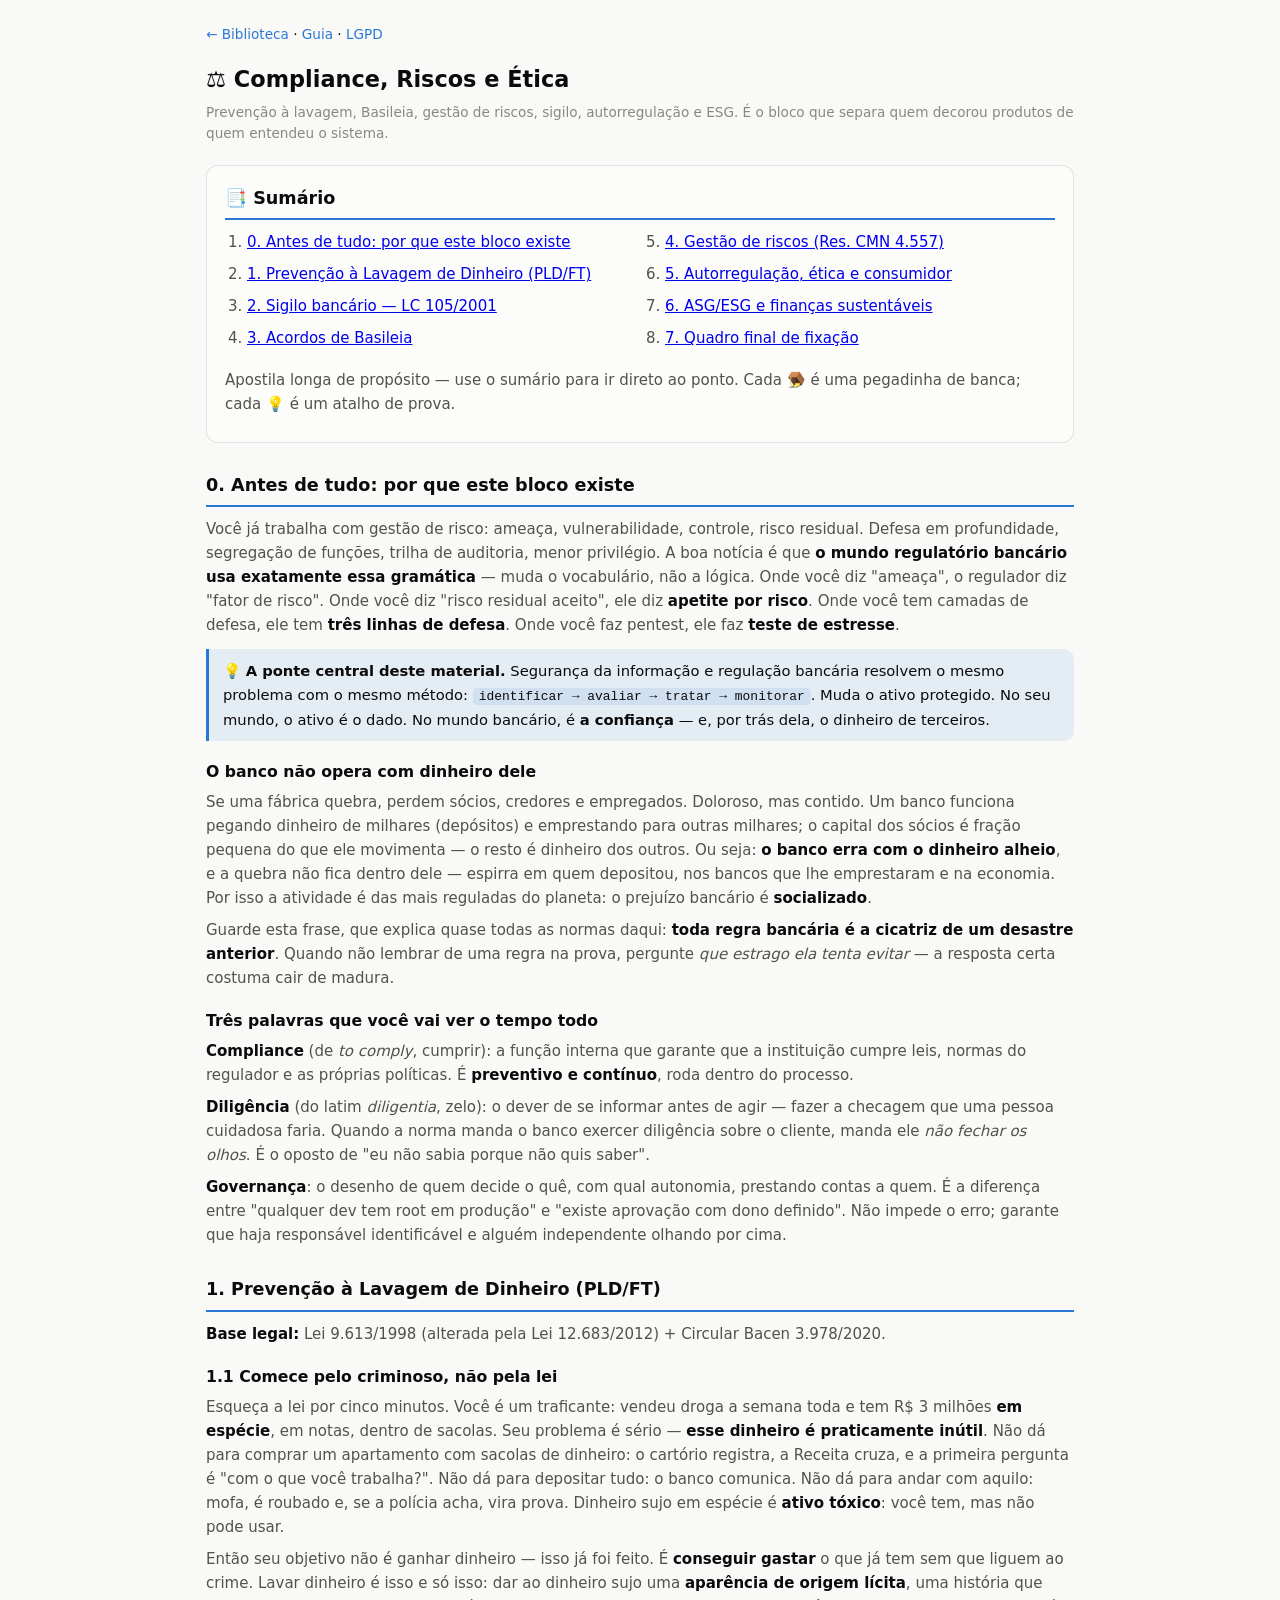
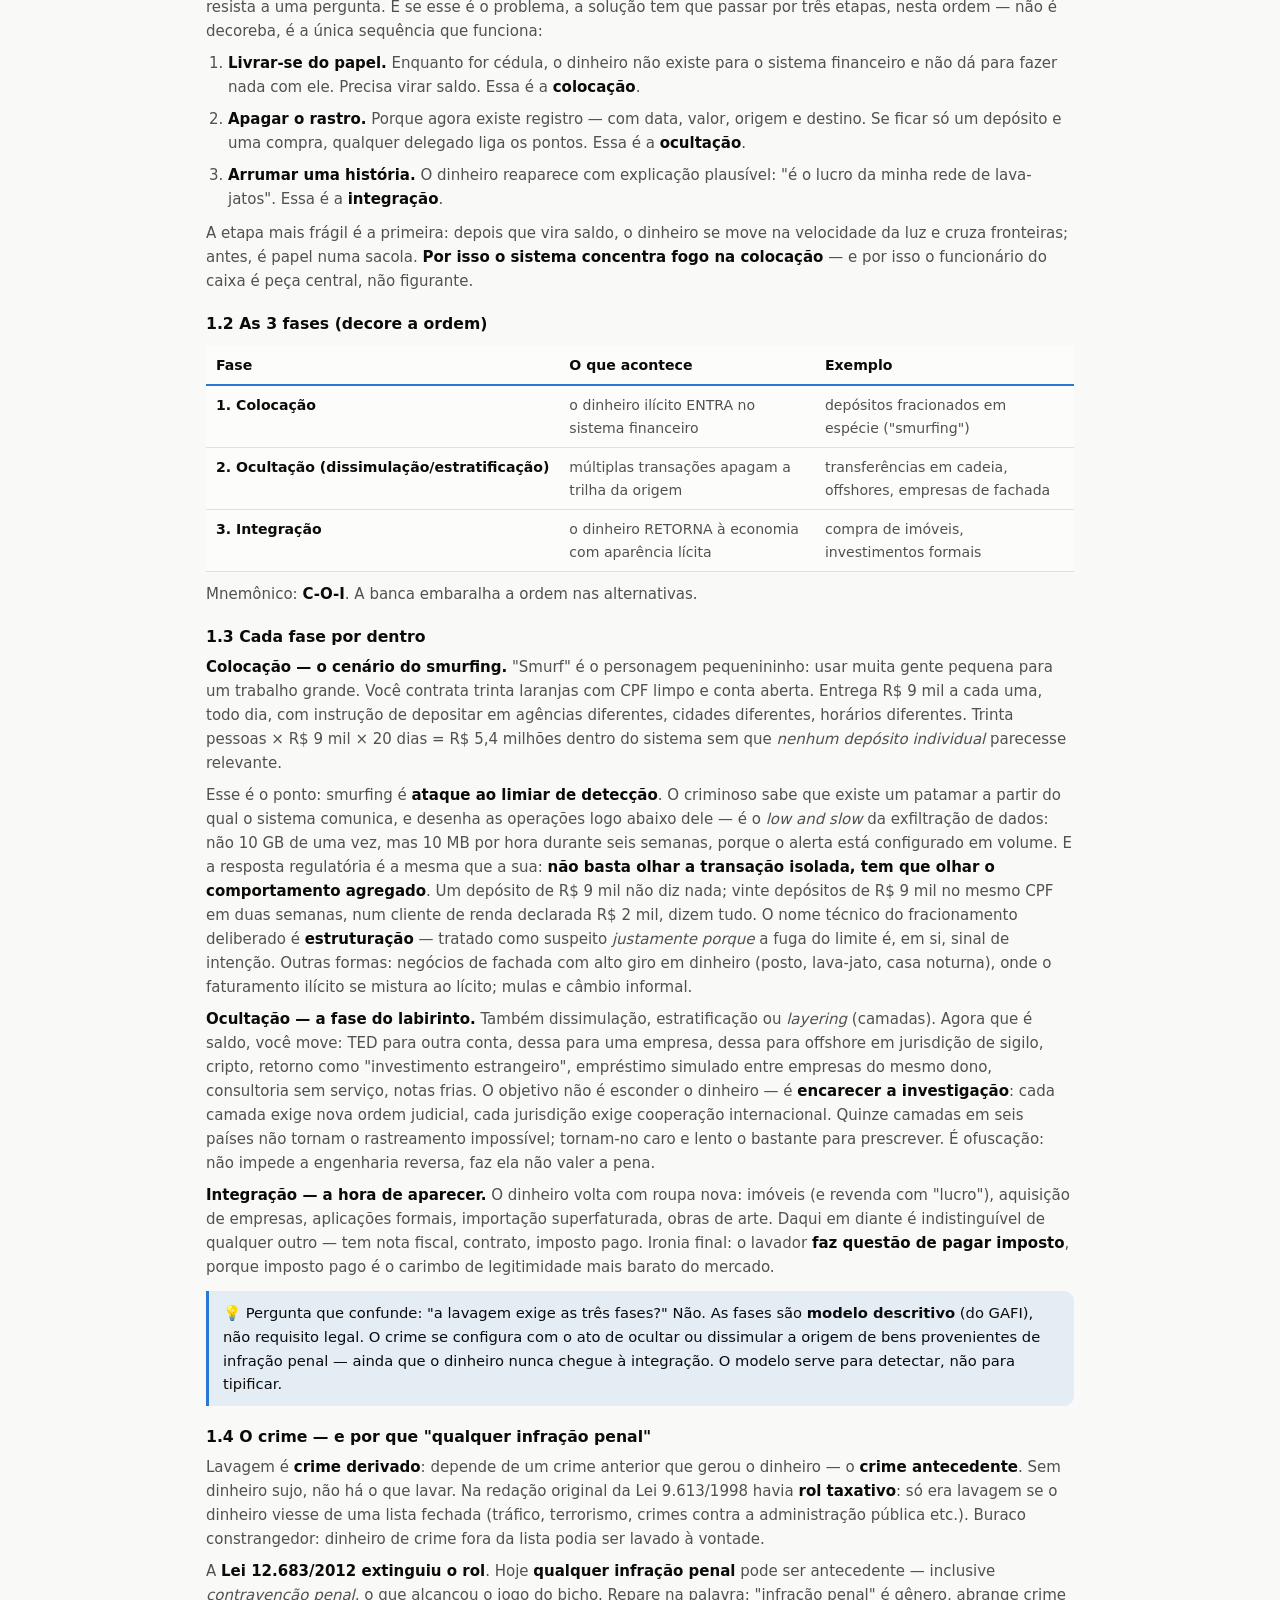
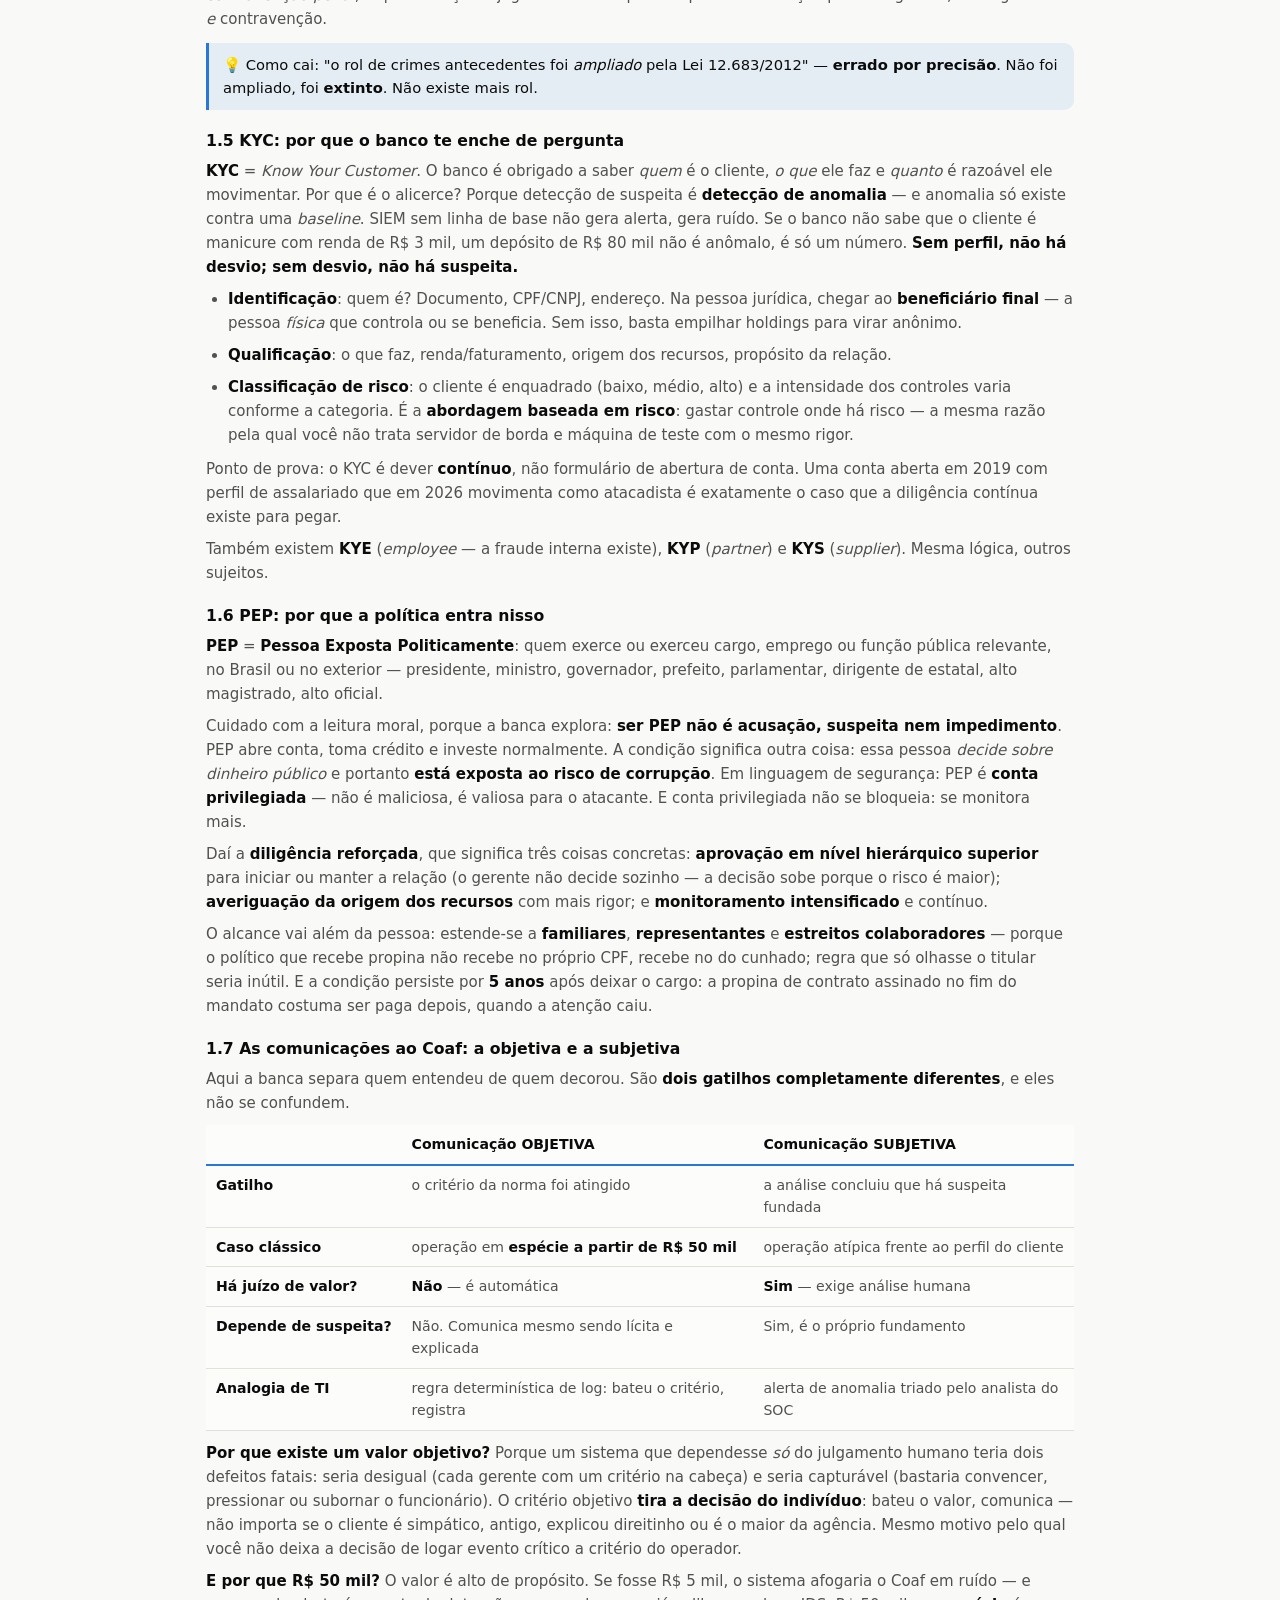
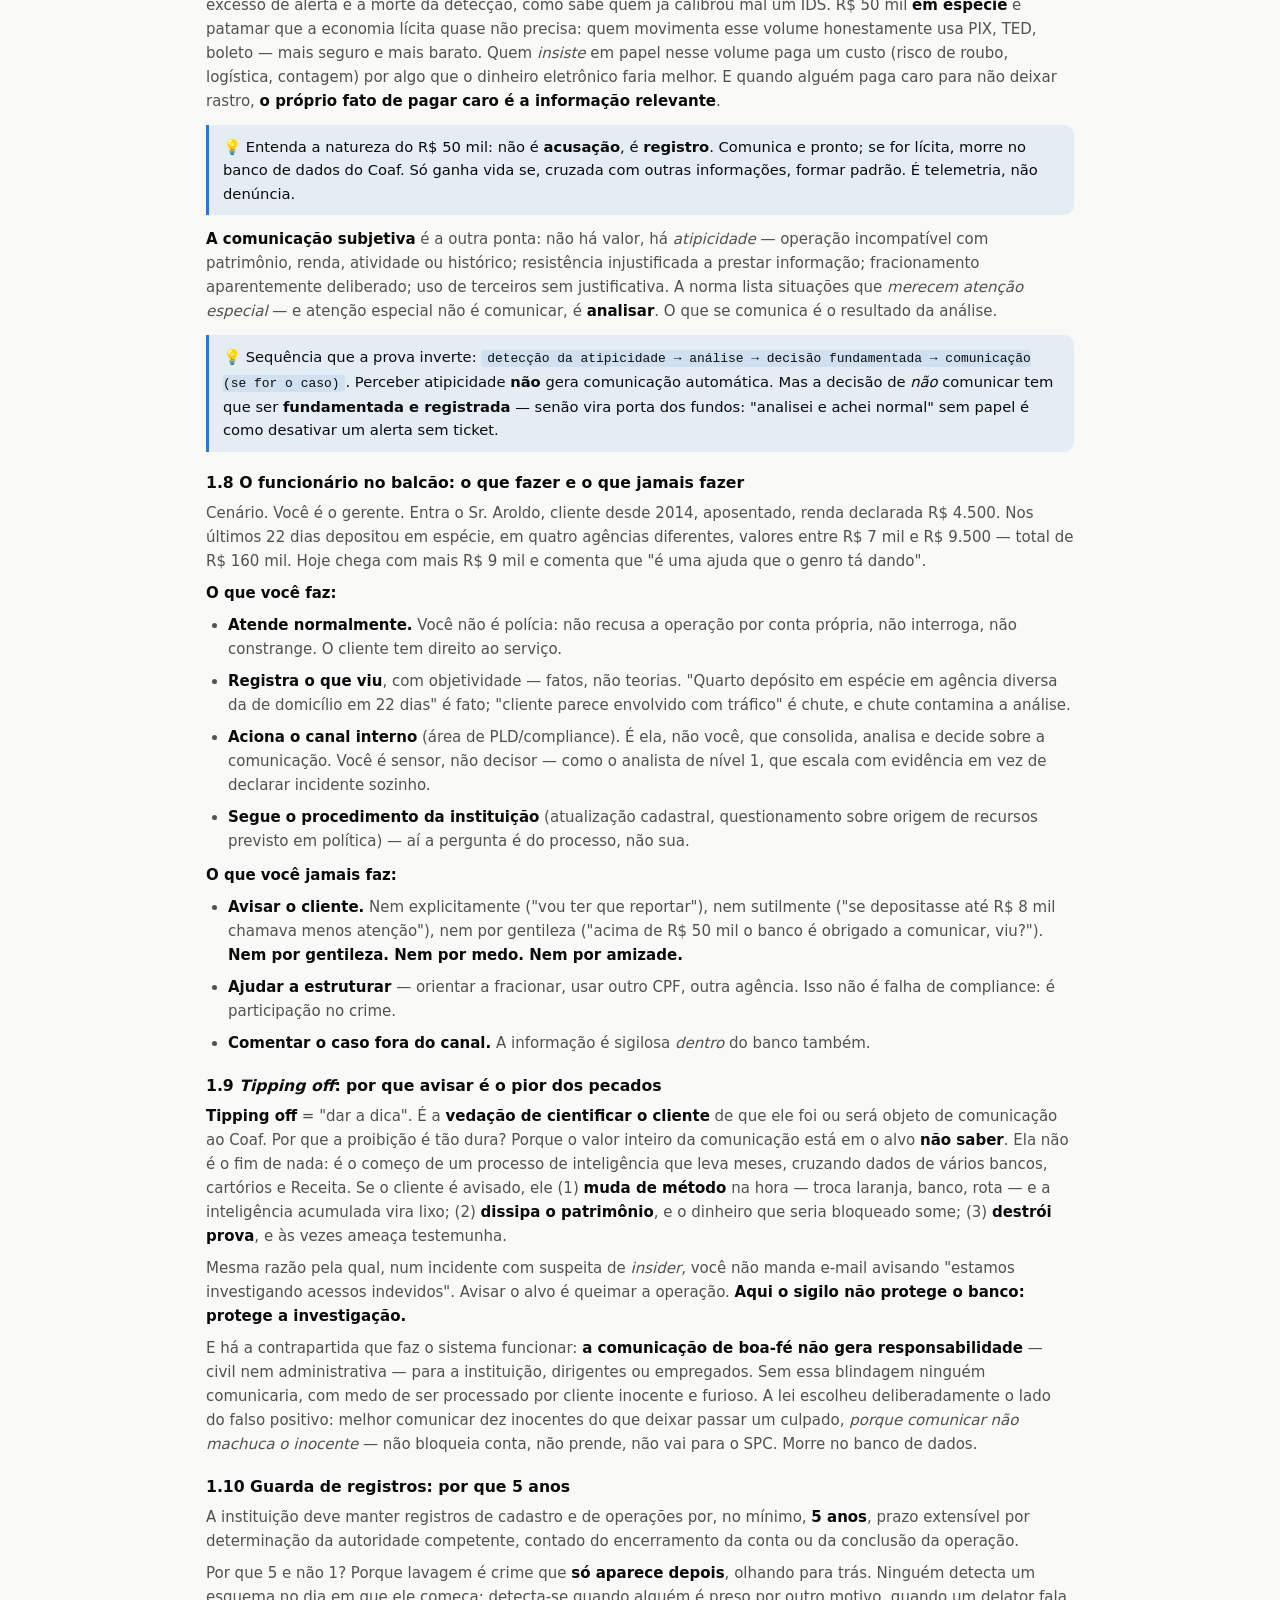
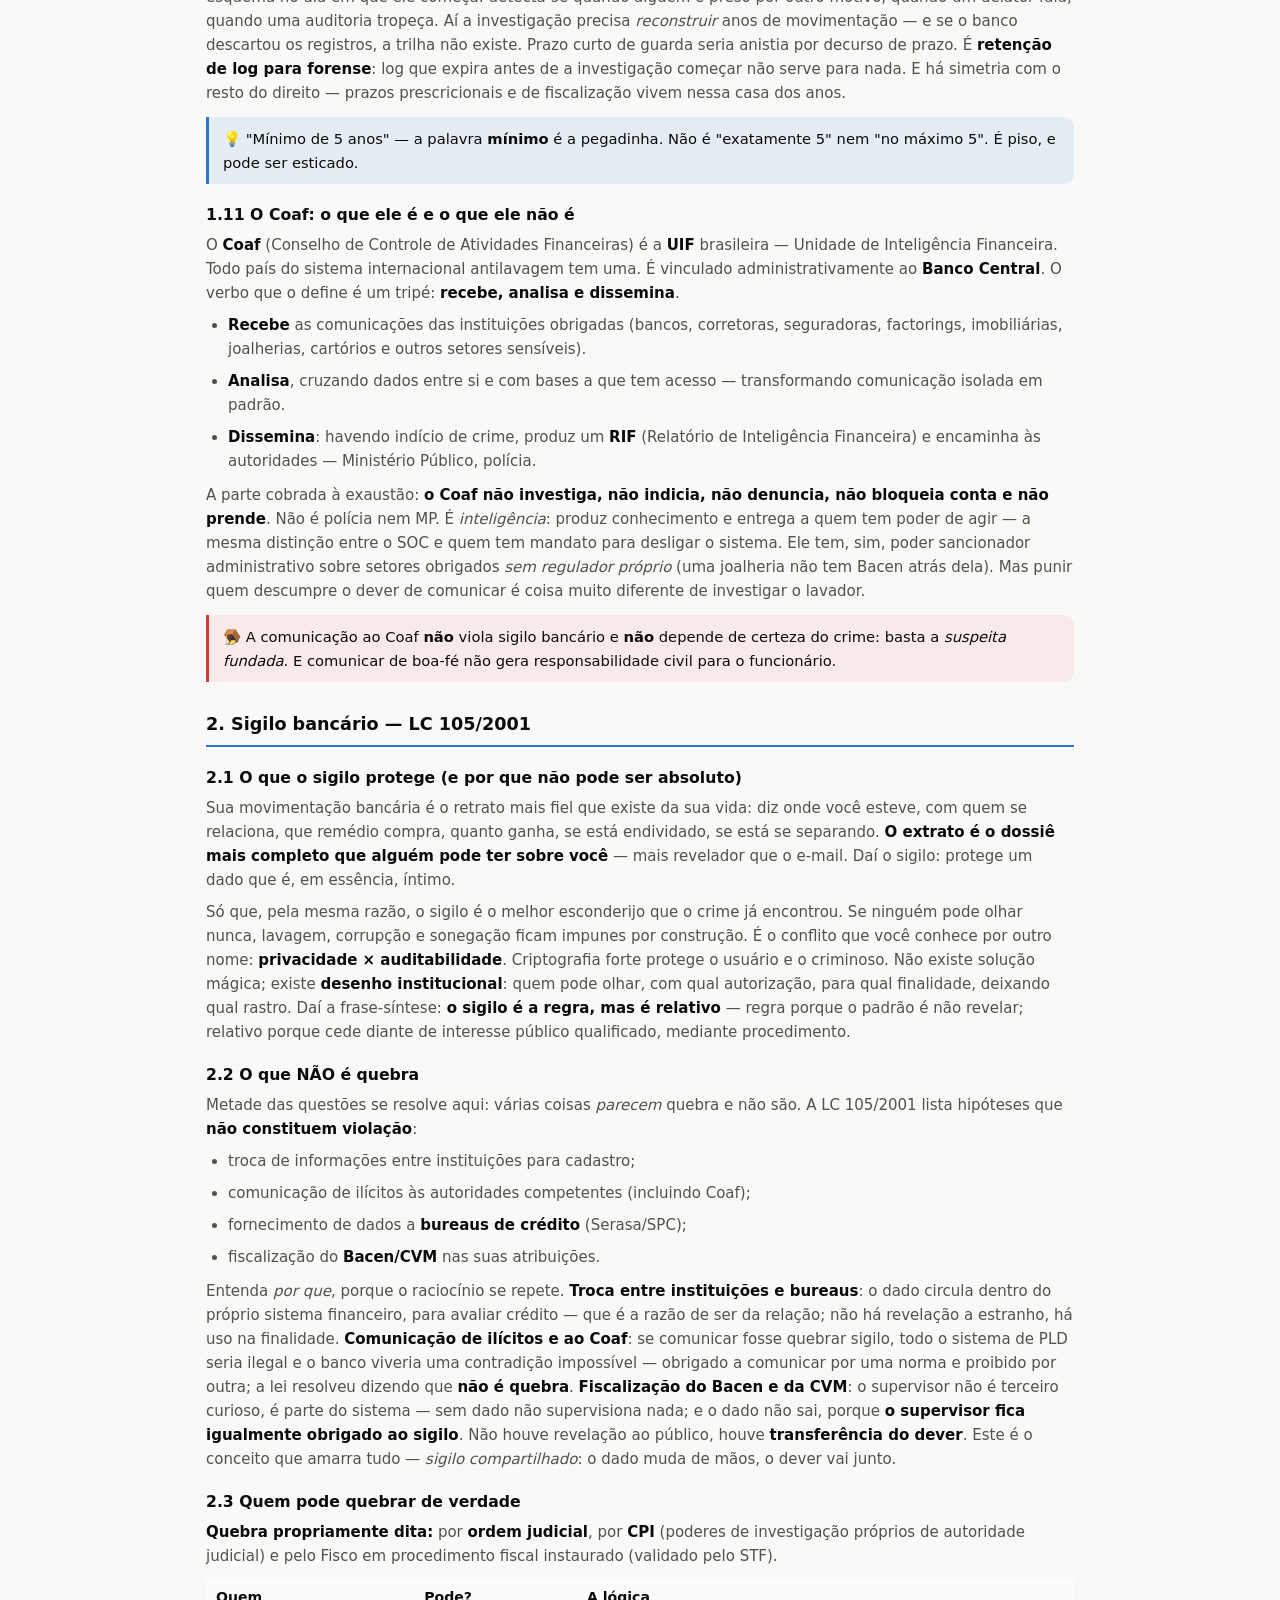
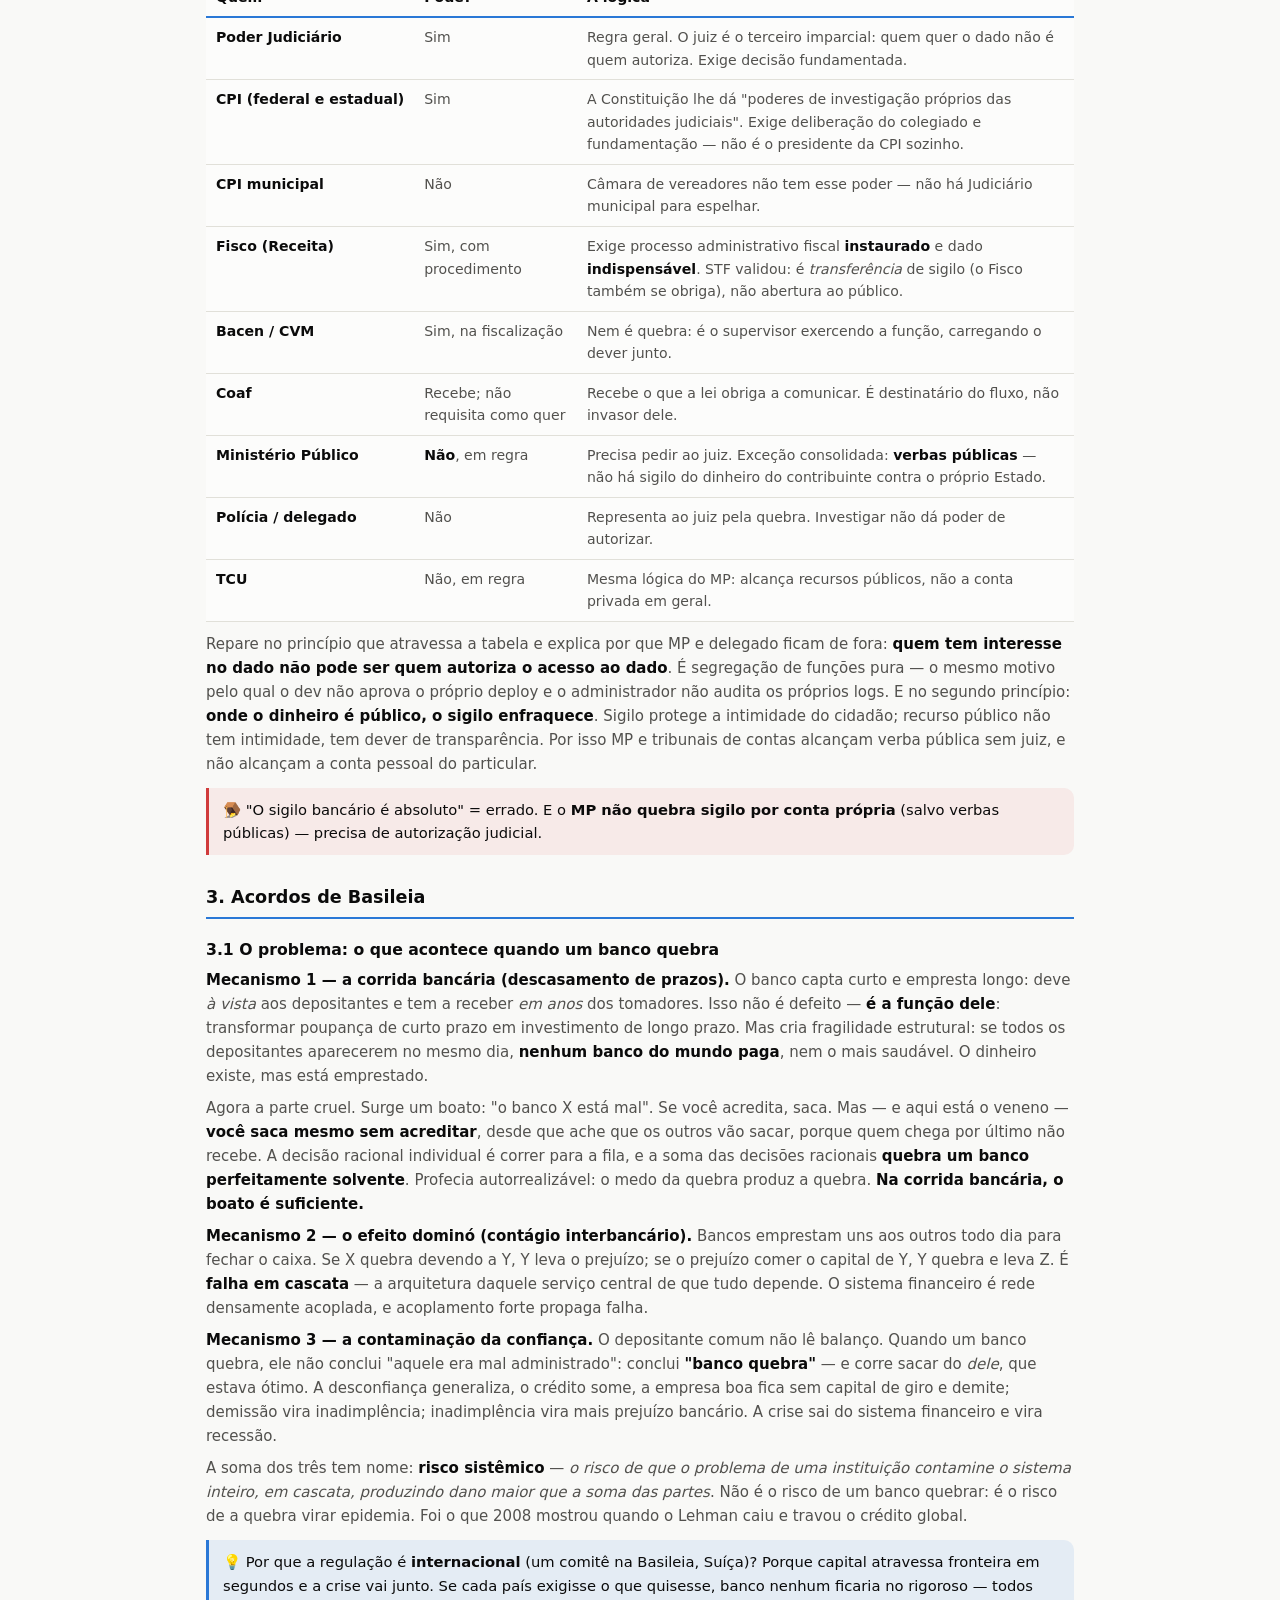
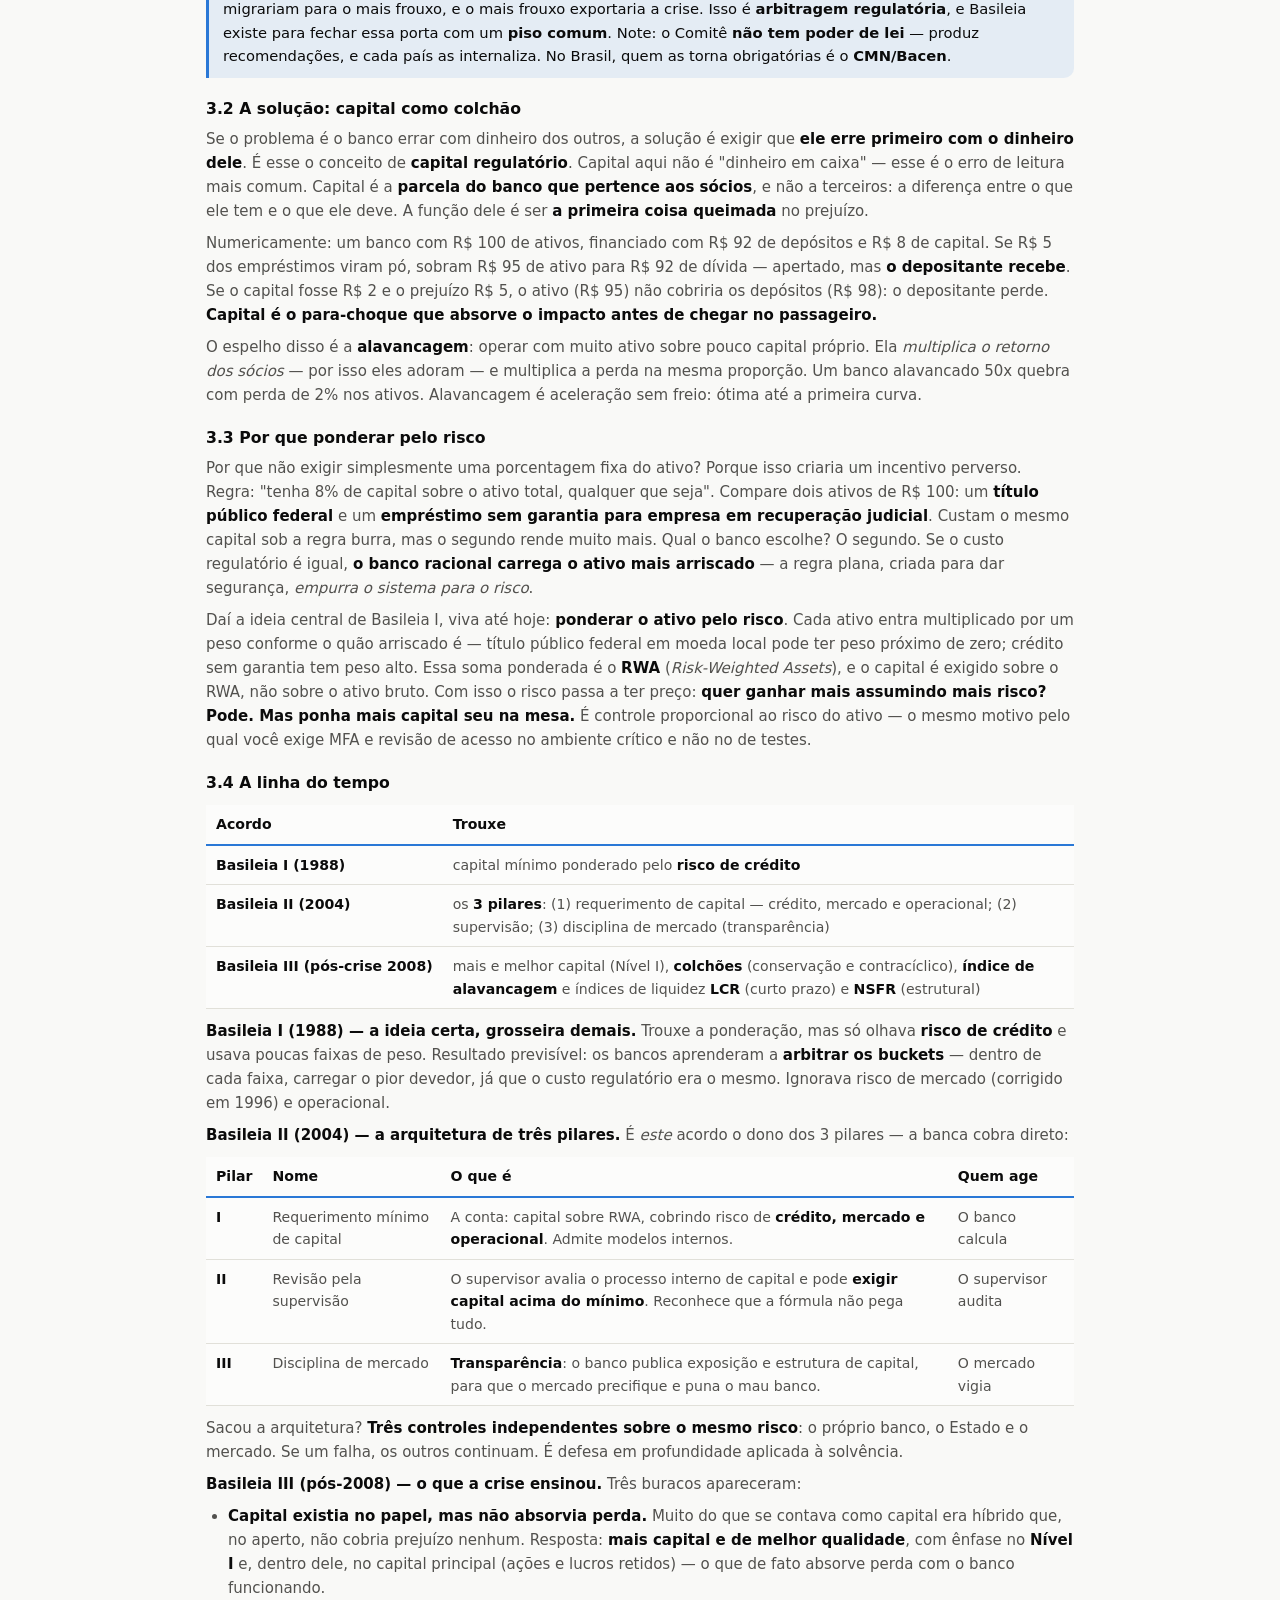
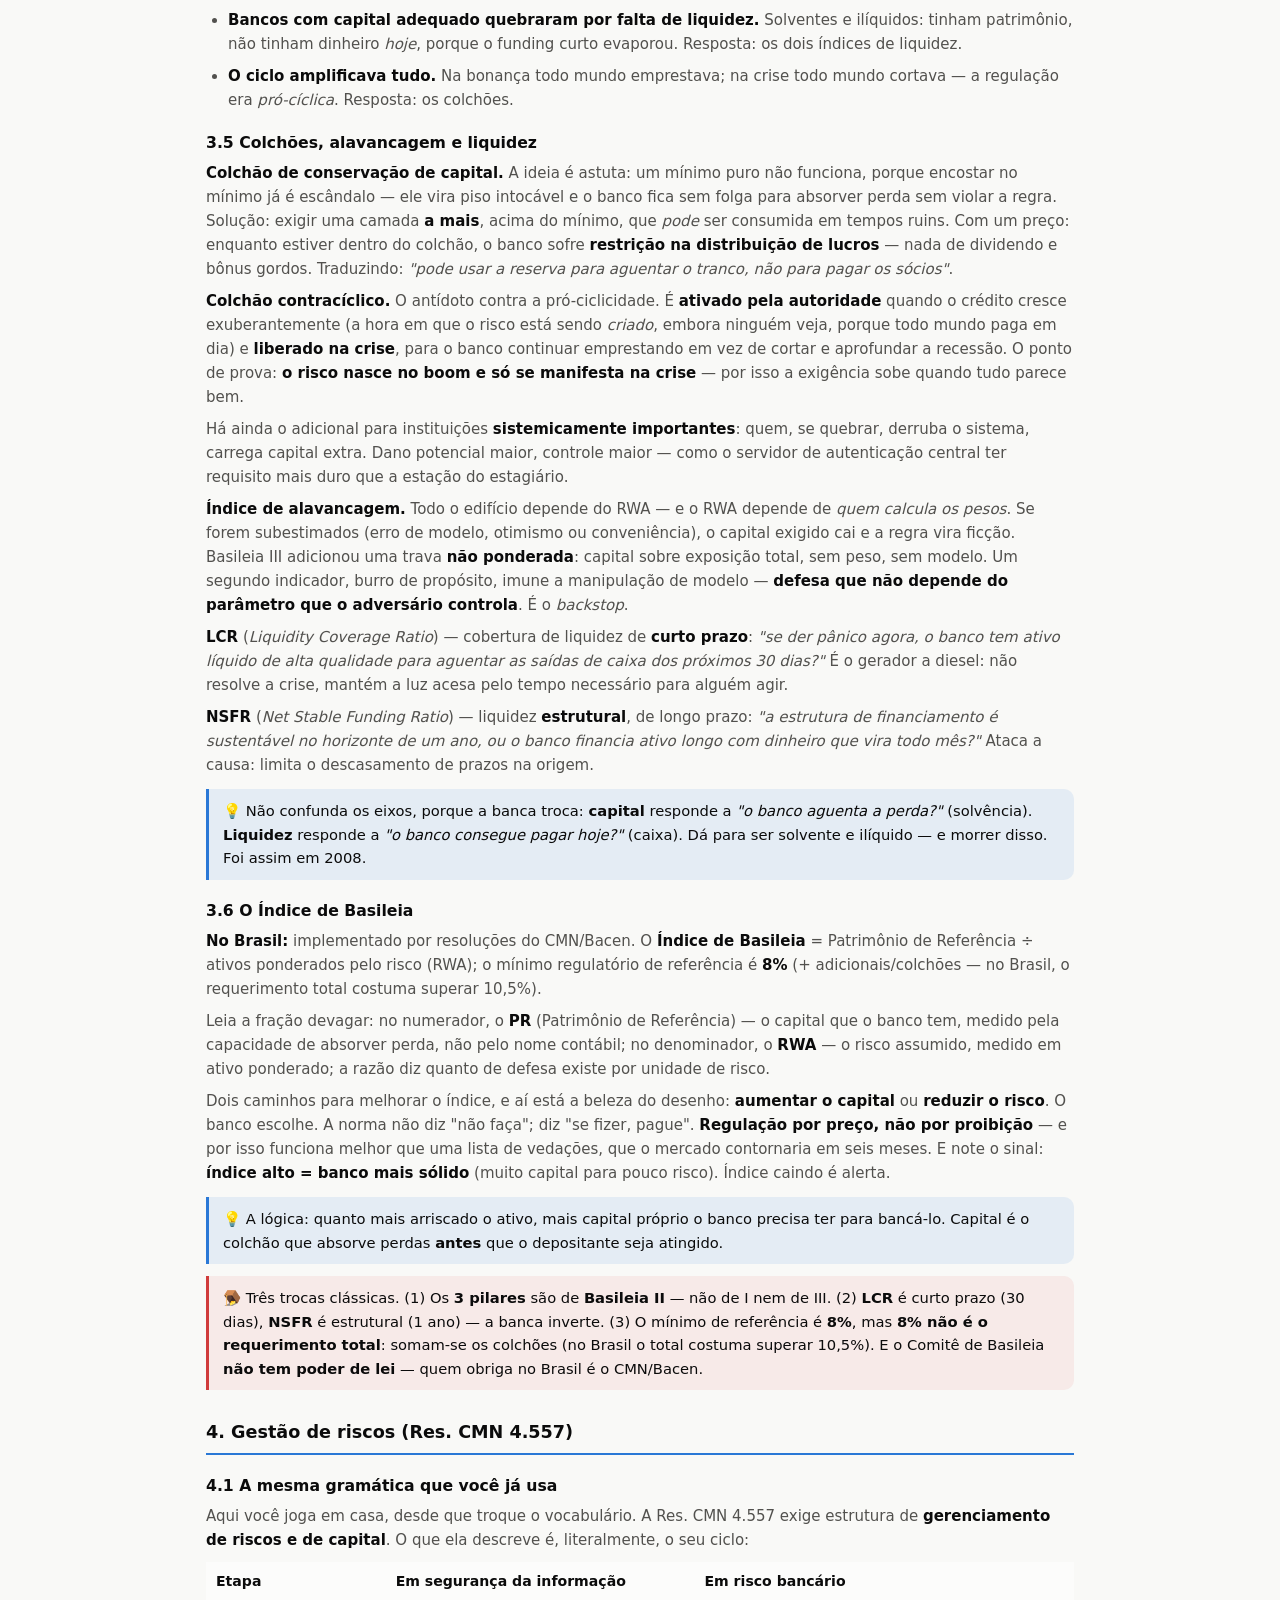
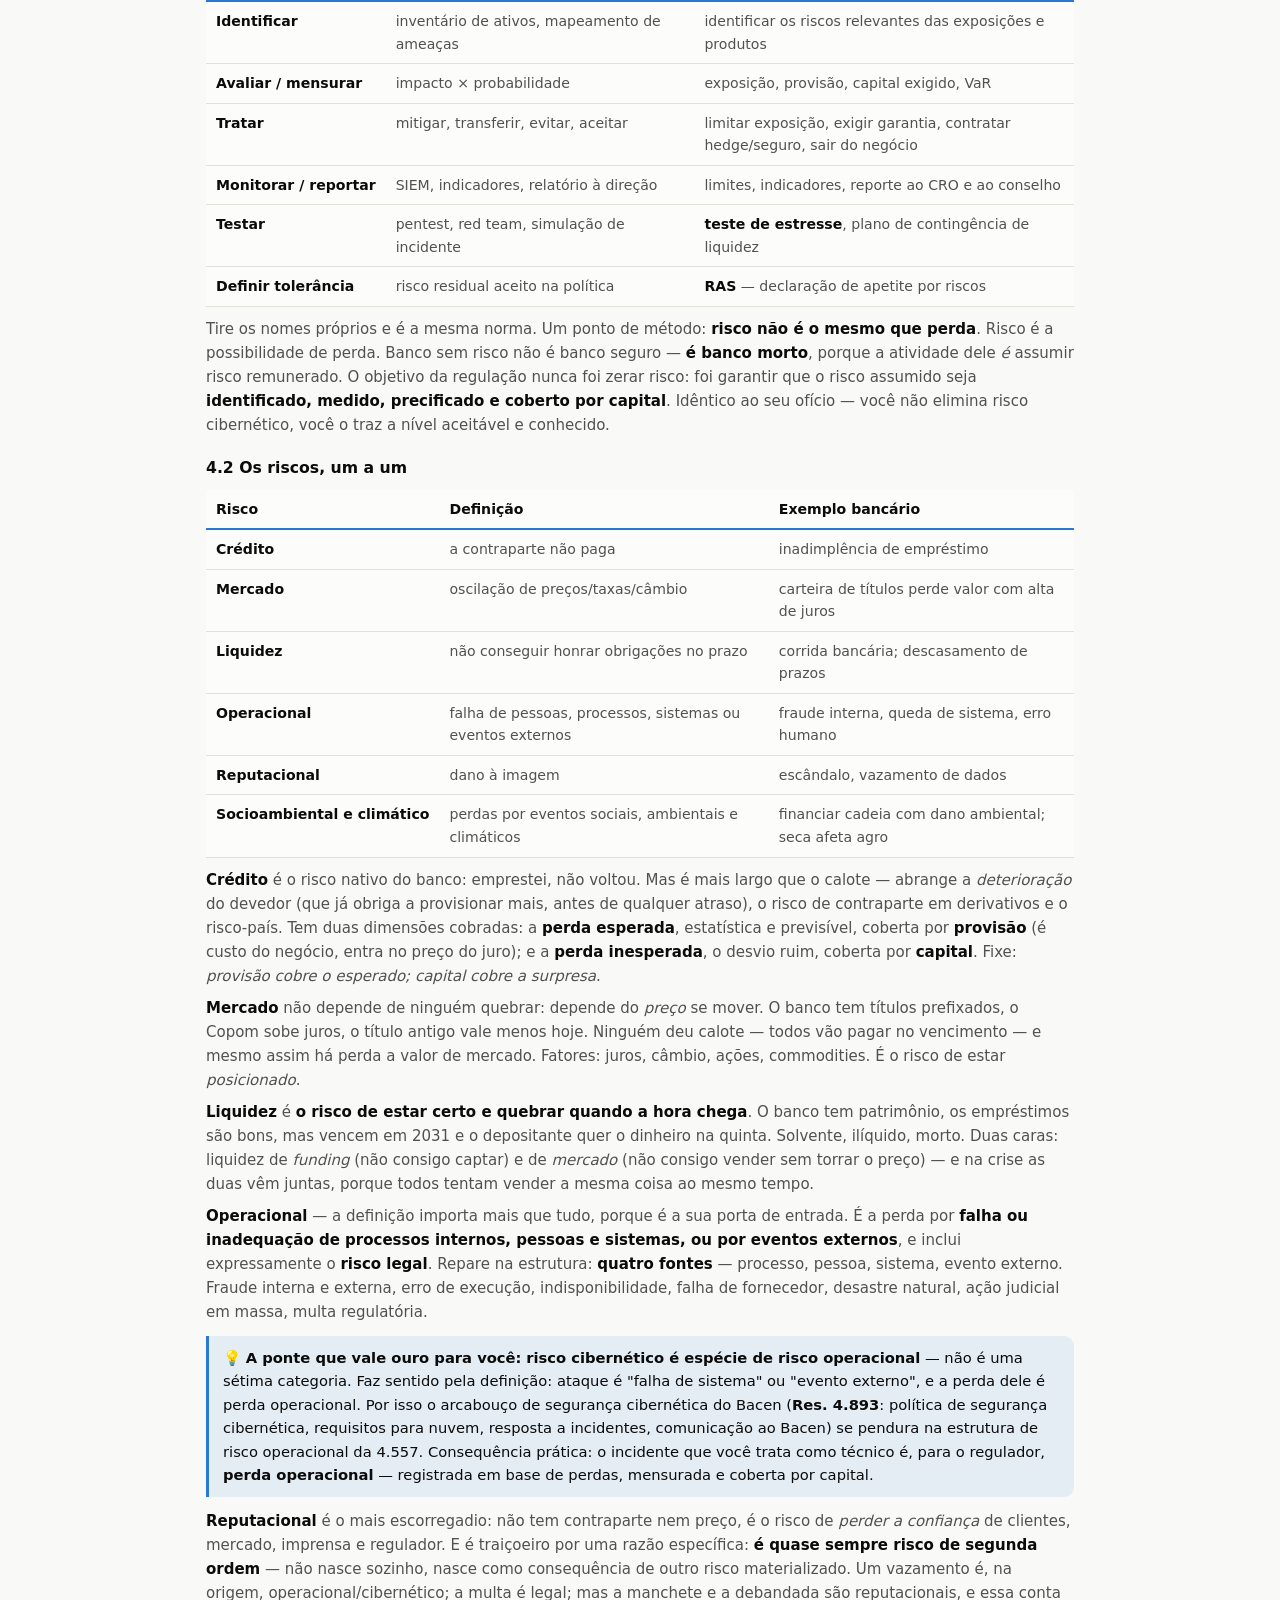
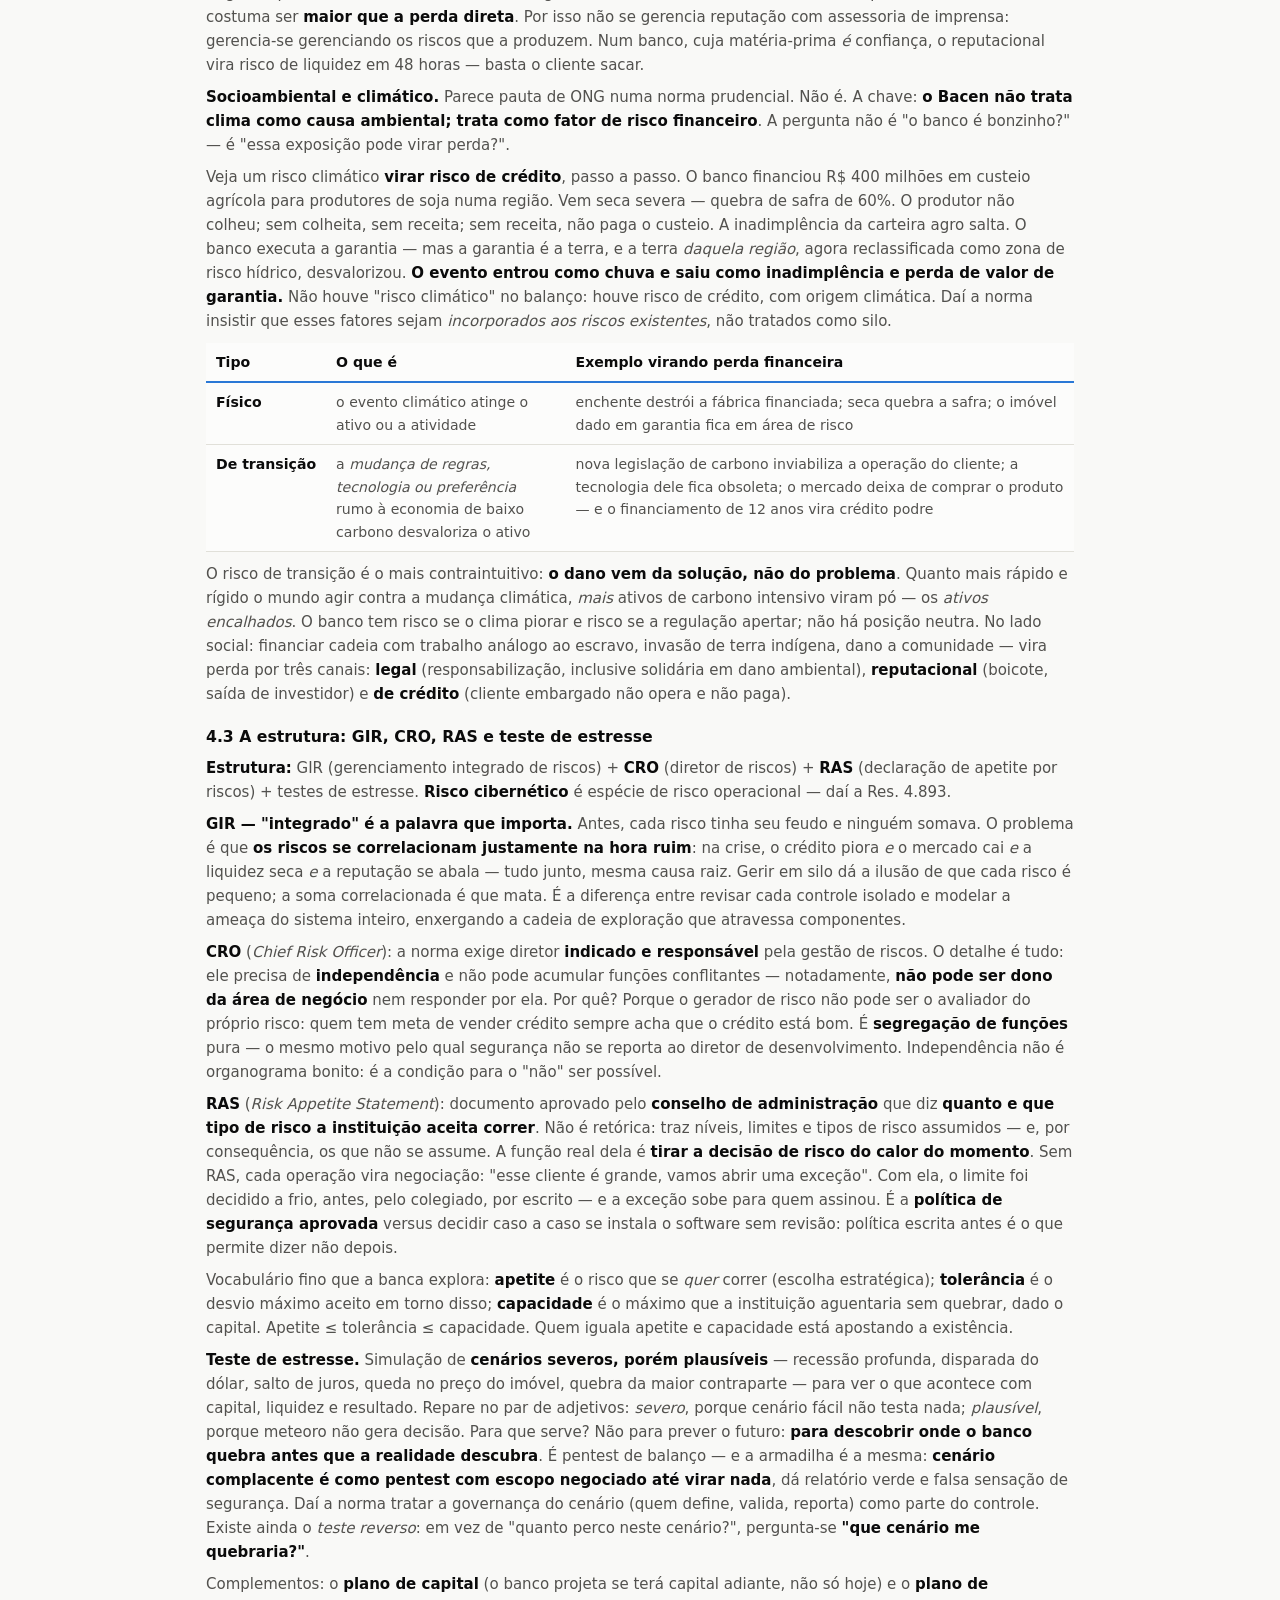
<file: resumos/bancarios-compliance.html>
<!DOCTYPE html>
<html lang="pt-BR">
<head>
<meta charset="UTF-8">
<meta name="viewport" content="width=device-width, initial-scale=1.0">
<title>Teoria — Compliance, Riscos e Ética Bancária</title>
<link rel="stylesheet" href="estilo.css">
</head>
<body>
<div class="wrap">
  <div class="nav"><a href="index.html">← Biblioteca</a> · <a href="../guia.html">Guia</a> · <a href="lgpd-bancaria.html">LGPD</a></div>
  <h1>⚖️ Compliance, Riscos e Ética</h1>
  <p class="sub">Prevenção à lavagem, Basileia, gestão de riscos, sigilo, autorregulação e ESG. É o bloco que separa quem decorou produtos de quem entendeu o sistema.</p>

  <div class="card" id="sumario">
    <h2 id="sec-sumario" style="margin-top:0">📑 Sumário</h2>
    <ol style="columns:2;column-gap:28px">
      <li><a href="#sec-0-antes-de-tudo-por-que-este-bloco-existe">0. Antes de tudo: por que este bloco existe</a></li>
      <li><a href="#sec-1-prevencao-a-lavagem-de-dinheiro-pld-ft">1. Prevenção à Lavagem de Dinheiro (PLD/FT)</a></li>
      <li><a href="#sec-2-sigilo-bancario-lc-105-2001">2. Sigilo bancário — LC 105/2001</a></li>
      <li><a href="#sec-3-acordos-de-basileia">3. Acordos de Basileia</a></li>
      <li><a href="#sec-4-gestao-de-riscos-res-cmn-4-557">4. Gestão de riscos (Res. CMN 4.557)</a></li>
      <li><a href="#sec-5-autorregulacao-etica-e-consumidor">5. Autorregulação, ética e consumidor</a></li>
      <li><a href="#sec-6-asg-esg-e-financas-sustentaveis">6. ASG/ESG e finanças sustentáveis</a></li>
      <li><a href="#sec-7-quadro-final-de-fixacao">7. Quadro final de fixação</a></li>
    </ol>
    <p class="muted" style="margin-top:8px">Apostila longa de propósito — use o sumário para ir direto ao ponto. Cada 🪤 é uma pegadinha de banca; cada 💡 é um atalho de prova.</p>
  </div>


  <h2 id="sec-0-antes-de-tudo-por-que-este-bloco-existe">0. Antes de tudo: por que este bloco existe</h2>

  <p>Você já trabalha com gestão de risco: ameaça, vulnerabilidade, controle, risco residual. Defesa em profundidade, segregação de funções, trilha de auditoria, menor privilégio. A boa notícia é que <strong>o mundo regulatório bancário usa exatamente essa gramática</strong> — muda o vocabulário, não a lógica. Onde você diz "ameaça", o regulador diz "fator de risco". Onde você diz "risco residual aceito", ele diz <strong>apetite por risco</strong>. Onde você tem camadas de defesa, ele tem <strong>três linhas de defesa</strong>. Onde você faz pentest, ele faz <strong>teste de estresse</strong>.</p>

  <div class="tip">💡 <strong>A ponte central deste material.</strong> Segurança da informação e regulação bancária resolvem o mesmo problema com o mesmo método: <code>identificar → avaliar → tratar → monitorar</code>. Muda o ativo protegido. No seu mundo, o ativo é o dado. No mundo bancário, é <strong>a confiança</strong> — e, por trás dela, o dinheiro de terceiros.</div>

  <h3>O banco não opera com dinheiro dele</h3>

  <p>Se uma fábrica quebra, perdem sócios, credores e empregados. Doloroso, mas contido. Um banco funciona pegando dinheiro de milhares (depósitos) e emprestando para outras milhares; o capital dos sócios é fração pequena do que ele movimenta — o resto é dinheiro dos outros. Ou seja: <strong>o banco erra com o dinheiro alheio</strong>, e a quebra não fica dentro dele — espirra em quem depositou, nos bancos que lhe emprestaram e na economia. Por isso a atividade é das mais reguladas do planeta: o prejuízo bancário é <strong>socializado</strong>.</p>

  <p>Guarde esta frase, que explica quase todas as normas daqui: <strong>toda regra bancária é a cicatriz de um desastre anterior</strong>. Quando não lembrar de uma regra na prova, pergunte <em>que estrago ela tenta evitar</em> — a resposta certa costuma cair de madura.</p>

  <h3>Três palavras que você vai ver o tempo todo</h3>

  <p><strong>Compliance</strong> (de <em>to comply</em>, cumprir): a função interna que garante que a instituição cumpre leis, normas do regulador e as próprias políticas. É <strong>preventivo e contínuo</strong>, roda dentro do processo.</p>

  <p><strong>Diligência</strong> (do latim <em>diligentia</em>, zelo): o dever de se informar antes de agir — fazer a checagem que uma pessoa cuidadosa faria. Quando a norma manda o banco exercer diligência sobre o cliente, manda ele <em>não fechar os olhos</em>. É o oposto de "eu não sabia porque não quis saber".</p>

  <p><strong>Governança</strong>: o desenho de quem decide o quê, com qual autonomia, prestando contas a quem. É a diferença entre "qualquer dev tem root em produção" e "existe aprovação com dono definido". Não impede o erro; garante que haja responsável identificável e alguém independente olhando por cima.</p>

  <h2 id="sec-1-prevencao-a-lavagem-de-dinheiro-pld-ft">1. Prevenção à Lavagem de Dinheiro (PLD/FT)</h2>
  <p><strong>Base legal:</strong> Lei 9.613/1998 (alterada pela Lei 12.683/2012) + Circular Bacen 3.978/2020.</p>

  <h3>1.1 Comece pelo criminoso, não pela lei</h3>

  <p>Esqueça a lei por cinco minutos. Você é um traficante: vendeu droga a semana toda e tem R$ 3 milhões <strong>em espécie</strong>, em notas, dentro de sacolas. Seu problema é sério — <strong>esse dinheiro é praticamente inútil</strong>. Não dá para comprar um apartamento com sacolas de dinheiro: o cartório registra, a Receita cruza, e a primeira pergunta é "com o que você trabalha?". Não dá para depositar tudo: o banco comunica. Não dá para andar com aquilo: mofa, é roubado e, se a polícia acha, vira prova. Dinheiro sujo em espécie é <strong>ativo tóxico</strong>: você tem, mas não pode usar.</p>

  <p>Então seu objetivo não é ganhar dinheiro — isso já foi feito. É <strong>conseguir gastar</strong> o que já tem sem que liguem ao crime. Lavar dinheiro é isso e só isso: dar ao dinheiro sujo uma <strong>aparência de origem lícita</strong>, uma história que resista a uma pergunta. E se esse é o problema, a solução tem que passar por três etapas, nesta ordem — não é decoreba, é a única sequência que funciona:</p>

  <ol>
    <li><strong>Livrar-se do papel.</strong> Enquanto for cédula, o dinheiro não existe para o sistema financeiro e não dá para fazer nada com ele. Precisa virar saldo. Essa é a <strong>colocação</strong>.</li>
    <li><strong>Apagar o rastro.</strong> Porque agora existe registro — com data, valor, origem e destino. Se ficar só um depósito e uma compra, qualquer delegado liga os pontos. Essa é a <strong>ocultação</strong>.</li>
    <li><strong>Arrumar uma história.</strong> O dinheiro reaparece com explicação plausível: "é o lucro da minha rede de lava-jatos". Essa é a <strong>integração</strong>.</li>
  </ol>

  <p>A etapa mais frágil é a primeira: depois que vira saldo, o dinheiro se move na velocidade da luz e cruza fronteiras; antes, é papel numa sacola. <strong>Por isso o sistema concentra fogo na colocação</strong> — e por isso o funcionário do caixa é peça central, não figurante.</p>

  <h3>1.2 As 3 fases (decore a ordem)</h3>
  <div class="table-scroll">
  <table>
    <tr><th>Fase</th><th>O que acontece</th><th>Exemplo</th></tr>
    <tr><td>1. <strong>Colocação</strong></td><td>o dinheiro ilícito ENTRA no sistema financeiro</td><td>depósitos fracionados em espécie ("smurfing")</td></tr>
    <tr><td>2. <strong>Ocultação</strong> (dissimulação/estratificação)</td><td>múltiplas transações apagam a trilha da origem</td><td>transferências em cadeia, offshores, empresas de fachada</td></tr>
    <tr><td>3. <strong>Integração</strong></td><td>o dinheiro RETORNA à economia com aparência lícita</td><td>compra de imóveis, investimentos formais</td></tr>
  </table>
  </div>
  <p class="muted">Mnemônico: <strong>C-O-I</strong>. A banca embaralha a ordem nas alternativas.</p>

  <h3>1.3 Cada fase por dentro</h3>

  <p><strong>Colocação — o cenário do smurfing.</strong> "Smurf" é o personagem pequenininho: usar muita gente pequena para um trabalho grande. Você contrata trinta laranjas com CPF limpo e conta aberta. Entrega R$ 9 mil a cada uma, todo dia, com instrução de depositar em agências diferentes, cidades diferentes, horários diferentes. Trinta pessoas × R$ 9 mil × 20 dias = R$ 5,4 milhões dentro do sistema sem que <em>nenhum depósito individual</em> parecesse relevante.</p>

  <p>Esse é o ponto: smurfing é <strong>ataque ao limiar de detecção</strong>. O criminoso sabe que existe um patamar a partir do qual o sistema comunica, e desenha as operações logo abaixo dele — é o <em>low and slow</em> da exfiltração de dados: não 10 GB de uma vez, mas 10 MB por hora durante seis semanas, porque o alerta está configurado em volume. E a resposta regulatória é a mesma que a sua: <strong>não basta olhar a transação isolada, tem que olhar o comportamento agregado</strong>. Um depósito de R$ 9 mil não diz nada; vinte depósitos de R$ 9 mil no mesmo CPF em duas semanas, num cliente de renda declarada R$ 2 mil, dizem tudo. O nome técnico do fracionamento deliberado é <strong>estruturação</strong> — tratado como suspeito <em>justamente porque</em> a fuga do limite é, em si, sinal de intenção. Outras formas: negócios de fachada com alto giro em dinheiro (posto, lava-jato, casa noturna), onde o faturamento ilícito se mistura ao lícito; mulas e câmbio informal.</p>

  <p><strong>Ocultação — a fase do labirinto.</strong> Também dissimulação, estratificação ou <em>layering</em> (camadas). Agora que é saldo, você move: TED para outra conta, dessa para uma empresa, dessa para offshore em jurisdição de sigilo, cripto, retorno como "investimento estrangeiro", empréstimo simulado entre empresas do mesmo dono, consultoria sem serviço, notas frias. O objetivo não é esconder o dinheiro — é <strong>encarecer a investigação</strong>: cada camada exige nova ordem judicial, cada jurisdição exige cooperação internacional. Quinze camadas em seis países não tornam o rastreamento impossível; tornam-no caro e lento o bastante para prescrever. É ofuscação: não impede a engenharia reversa, faz ela não valer a pena.</p>

  <p><strong>Integração — a hora de aparecer.</strong> O dinheiro volta com roupa nova: imóveis (e revenda com "lucro"), aquisição de empresas, aplicações formais, importação superfaturada, obras de arte. Daqui em diante é indistinguível de qualquer outro — tem nota fiscal, contrato, imposto pago. Ironia final: o lavador <strong>faz questão de pagar imposto</strong>, porque imposto pago é o carimbo de legitimidade mais barato do mercado.</p>

  <div class="tip">💡 Pergunta que confunde: "a lavagem exige as três fases?" Não. As fases são <strong>modelo descritivo</strong> (do GAFI), não requisito legal. O crime se configura com o ato de ocultar ou dissimular a origem de bens provenientes de infração penal — ainda que o dinheiro nunca chegue à integração. O modelo serve para detectar, não para tipificar.</div>

  <h3>1.4 O crime — e por que "qualquer infração penal"</h3>

  <p>Lavagem é <strong>crime derivado</strong>: depende de um crime anterior que gerou o dinheiro — o <strong>crime antecedente</strong>. Sem dinheiro sujo, não há o que lavar. Na redação original da Lei 9.613/1998 havia <strong>rol taxativo</strong>: só era lavagem se o dinheiro viesse de uma lista fechada (tráfico, terrorismo, crimes contra a administração pública etc.). Buraco constrangedor: dinheiro de crime fora da lista podia ser lavado à vontade.</p>

  <p>A <strong>Lei 12.683/2012 extinguiu o rol</strong>. Hoje <strong>qualquer infração penal</strong> pode ser antecedente — inclusive <em>contravenção penal</em>, o que alcançou o jogo do bicho. Repare na palavra: "infração penal" é gênero, abrange crime <em>e</em> contravenção.</p>

  <div class="tip">💡 Como cai: "o rol de crimes antecedentes foi <em>ampliado</em> pela Lei 12.683/2012" — <strong>errado por precisão</strong>. Não foi ampliado, foi <strong>extinto</strong>. Não existe mais rol.</div>

  <h3>1.5 KYC: por que o banco te enche de pergunta</h3>

  <p><strong>KYC</strong> = <em>Know Your Customer</em>. O banco é obrigado a saber <em>quem</em> é o cliente, <em>o que</em> ele faz e <em>quanto</em> é razoável ele movimentar. Por que é o alicerce? Porque detecção de suspeita é <strong>detecção de anomalia</strong> — e anomalia só existe contra uma <em>baseline</em>. SIEM sem linha de base não gera alerta, gera ruído. Se o banco não sabe que o cliente é manicure com renda de R$ 3 mil, um depósito de R$ 80 mil não é anômalo, é só um número. <strong>Sem perfil, não há desvio; sem desvio, não há suspeita.</strong></p>

  <ul>
    <li><strong>Identificação</strong>: quem é? Documento, CPF/CNPJ, endereço. Na pessoa jurídica, chegar ao <strong>beneficiário final</strong> — a pessoa <em>física</em> que controla ou se beneficia. Sem isso, basta empilhar holdings para virar anônimo.</li>
    <li><strong>Qualificação</strong>: o que faz, renda/faturamento, origem dos recursos, propósito da relação.</li>
    <li><strong>Classificação de risco</strong>: o cliente é enquadrado (baixo, médio, alto) e a intensidade dos controles varia conforme a categoria. É a <strong>abordagem baseada em risco</strong>: gastar controle onde há risco — a mesma razão pela qual você não trata servidor de borda e máquina de teste com o mesmo rigor.</li>
  </ul>

  <p>Ponto de prova: o KYC é dever <strong>contínuo</strong>, não formulário de abertura de conta. Uma conta aberta em 2019 com perfil de assalariado que em 2026 movimenta como atacadista é exatamente o caso que a diligência contínua existe para pegar.</p>

  <p class="muted">Também existem <strong>KYE</strong> (<em>employee</em> — a fraude interna existe), <strong>KYP</strong> (<em>partner</em>) e <strong>KYS</strong> (<em>supplier</em>). Mesma lógica, outros sujeitos.</p>

  <h3>1.6 PEP: por que a política entra nisso</h3>

  <p><strong>PEP</strong> = <strong>Pessoa Exposta Politicamente</strong>: quem exerce ou exerceu cargo, emprego ou função pública relevante, no Brasil ou no exterior — presidente, ministro, governador, prefeito, parlamentar, dirigente de estatal, alto magistrado, alto oficial.</p>

  <p>Cuidado com a leitura moral, porque a banca explora: <strong>ser PEP não é acusação, suspeita nem impedimento</strong>. PEP abre conta, toma crédito e investe normalmente. A condição significa outra coisa: essa pessoa <em>decide sobre dinheiro público</em> e portanto <strong>está exposta ao risco de corrupção</strong>. Em linguagem de segurança: PEP é <strong>conta privilegiada</strong> — não é maliciosa, é valiosa para o atacante. E conta privilegiada não se bloqueia: se monitora mais.</p>

  <p>Daí a <strong>diligência reforçada</strong>, que significa três coisas concretas: <strong>aprovação em nível hierárquico superior</strong> para iniciar ou manter a relação (o gerente não decide sozinho — a decisão sobe porque o risco é maior); <strong>averiguação da origem dos recursos</strong> com mais rigor; e <strong>monitoramento intensificado</strong> e contínuo.</p>

  <p>O alcance vai além da pessoa: estende-se a <strong>familiares</strong>, <strong>representantes</strong> e <strong>estreitos colaboradores</strong> — porque o político que recebe propina não recebe no próprio CPF, recebe no do cunhado; regra que só olhasse o titular seria inútil. E a condição persiste por <strong>5 anos</strong> após deixar o cargo: a propina de contrato assinado no fim do mandato costuma ser paga depois, quando a atenção caiu.</p>

  <h3>1.7 As comunicações ao Coaf: a objetiva e a subjetiva</h3>

  <p>Aqui a banca separa quem entendeu de quem decorou. São <strong>dois gatilhos completamente diferentes</strong>, e eles não se confundem.</p>

  <div class="table-scroll">
  <table>
    <tr><th>&nbsp;</th><th>Comunicação OBJETIVA</th><th>Comunicação SUBJETIVA</th></tr>
    <tr><td><strong>Gatilho</strong></td><td>o critério da norma foi atingido</td><td>a análise concluiu que há suspeita fundada</td></tr>
    <tr><td><strong>Caso clássico</strong></td><td>operação em <strong>espécie a partir de R$ 50 mil</strong></td><td>operação atípica frente ao perfil do cliente</td></tr>
    <tr><td><strong>Há juízo de valor?</strong></td><td><strong>Não</strong> — é automática</td><td><strong>Sim</strong> — exige análise humana</td></tr>
    <tr><td><strong>Depende de suspeita?</strong></td><td>Não. Comunica mesmo sendo lícita e explicada</td><td>Sim, é o próprio fundamento</td></tr>
    <tr><td><strong>Analogia de TI</strong></td><td>regra determinística de log: bateu o critério, registra</td><td>alerta de anomalia triado pelo analista do SOC</td></tr>
  </table>
  </div>

  <p><strong>Por que existe um valor objetivo?</strong> Porque um sistema que dependesse <em>só</em> do julgamento humano teria dois defeitos fatais: seria desigual (cada gerente com um critério na cabeça) e seria capturável (bastaria convencer, pressionar ou subornar o funcionário). O critério objetivo <strong>tira a decisão do indivíduo</strong>: bateu o valor, comunica — não importa se o cliente é simpático, antigo, explicou direitinho ou é o maior da agência. Mesmo motivo pelo qual você não deixa a decisão de logar evento crítico a critério do operador.</p>

  <p><strong>E por que R$ 50 mil?</strong> O valor é alto de propósito. Se fosse R$ 5 mil, o sistema afogaria o Coaf em ruído — e excesso de alerta é a morte da detecção, como sabe quem já calibrou mal um IDS. R$ 50 mil <strong>em espécie</strong> é patamar que a economia lícita quase não precisa: quem movimenta esse volume honestamente usa PIX, TED, boleto — mais seguro e mais barato. Quem <em>insiste</em> em papel nesse volume paga um custo (risco de roubo, logística, contagem) por algo que o dinheiro eletrônico faria melhor. E quando alguém paga caro para não deixar rastro, <strong>o próprio fato de pagar caro é a informação relevante</strong>.</p>

  <div class="tip">💡 Entenda a natureza do R$ 50 mil: não é <strong>acusação</strong>, é <strong>registro</strong>. Comunica e pronto; se for lícita, morre no banco de dados do Coaf. Só ganha vida se, cruzada com outras informações, formar padrão. É telemetria, não denúncia.</div>

  <p><strong>A comunicação subjetiva</strong> é a outra ponta: não há valor, há <em>atipicidade</em> — operação incompatível com patrimônio, renda, atividade ou histórico; resistência injustificada a prestar informação; fracionamento aparentemente deliberado; uso de terceiros sem justificativa. A norma lista situações que <em>merecem atenção especial</em> — e atenção especial não é comunicar, é <strong>analisar</strong>. O que se comunica é o resultado da análise.</p>

  <div class="tip">💡 Sequência que a prova inverte: <code>detecção da atipicidade → análise → decisão fundamentada → comunicação (se for o caso)</code>. Perceber atipicidade <strong>não</strong> gera comunicação automática. Mas a decisão de <em>não</em> comunicar tem que ser <strong>fundamentada e registrada</strong> — senão vira porta dos fundos: "analisei e achei normal" sem papel é como desativar um alerta sem ticket.</div>

  <h3>1.8 O funcionário no balcão: o que fazer e o que jamais fazer</h3>

  <p>Cenário. Você é o gerente. Entra o Sr. Aroldo, cliente desde 2014, aposentado, renda declarada R$ 4.500. Nos últimos 22 dias depositou em espécie, em quatro agências diferentes, valores entre R$ 7 mil e R$ 9.500 — total de R$ 160 mil. Hoje chega com mais R$ 9 mil e comenta que "é uma ajuda que o genro tá dando".</p>

  <p><strong>O que você faz:</strong></p>
  <ul>
    <li><strong>Atende normalmente.</strong> Você não é polícia: não recusa a operação por conta própria, não interroga, não constrange. O cliente tem direito ao serviço.</li>
    <li><strong>Registra o que viu</strong>, com objetividade — fatos, não teorias. "Quarto depósito em espécie em agência diversa da de domicílio em 22 dias" é fato; "cliente parece envolvido com tráfico" é chute, e chute contamina a análise.</li>
    <li><strong>Aciona o canal interno</strong> (área de PLD/compliance). É ela, não você, que consolida, analisa e decide sobre a comunicação. Você é sensor, não decisor — como o analista de nível 1, que escala com evidência em vez de declarar incidente sozinho.</li>
    <li><strong>Segue o procedimento da instituição</strong> (atualização cadastral, questionamento sobre origem de recursos previsto em política) — aí a pergunta é do processo, não sua.</li>
  </ul>

  <p><strong>O que você jamais faz:</strong></p>
  <ul>
    <li><strong>Avisar o cliente.</strong> Nem explicitamente ("vou ter que reportar"), nem sutilmente ("se depositasse até R$ 8 mil chamava menos atenção"), nem por gentileza ("acima de R$ 50 mil o banco é obrigado a comunicar, viu?"). <strong>Nem por gentileza. Nem por medo. Nem por amizade.</strong></li>
    <li><strong>Ajudar a estruturar</strong> — orientar a fracionar, usar outro CPF, outra agência. Isso não é falha de compliance: é participação no crime.</li>
    <li><strong>Comentar o caso fora do canal.</strong> A informação é sigilosa <em>dentro</em> do banco também.</li>
  </ul>

  <h3>1.9 <em>Tipping off</em>: por que avisar é o pior dos pecados</h3>

  <p><strong>Tipping off</strong> = "dar a dica". É a <strong>vedação de cientificar o cliente</strong> de que ele foi ou será objeto de comunicação ao Coaf. Por que a proibição é tão dura? Porque o valor inteiro da comunicação está em o alvo <strong>não saber</strong>. Ela não é o fim de nada: é o começo de um processo de inteligência que leva meses, cruzando dados de vários bancos, cartórios e Receita. Se o cliente é avisado, ele (1) <strong>muda de método</strong> na hora — troca laranja, banco, rota — e a inteligência acumulada vira lixo; (2) <strong>dissipa o patrimônio</strong>, e o dinheiro que seria bloqueado some; (3) <strong>destrói prova</strong>, e às vezes ameaça testemunha.</p>

  <p>Mesma razão pela qual, num incidente com suspeita de <em>insider</em>, você não manda e-mail avisando "estamos investigando acessos indevidos". Avisar o alvo é queimar a operação. <strong>Aqui o sigilo não protege o banco: protege a investigação.</strong></p>

  <p>E há a contrapartida que faz o sistema funcionar: <strong>a comunicação de boa-fé não gera responsabilidade</strong> — civil nem administrativa — para a instituição, dirigentes ou empregados. Sem essa blindagem ninguém comunicaria, com medo de ser processado por cliente inocente e furioso. A lei escolheu deliberadamente o lado do falso positivo: melhor comunicar dez inocentes do que deixar passar um culpado, <em>porque comunicar não machuca o inocente</em> — não bloqueia conta, não prende, não vai para o SPC. Morre no banco de dados.</p>

  <h3>1.10 Guarda de registros: por que 5 anos</h3>

  <p>A instituição deve manter registros de cadastro e de operações por, no mínimo, <strong>5 anos</strong>, prazo extensível por determinação da autoridade competente, contado do encerramento da conta ou da conclusão da operação.</p>

  <p>Por que 5 e não 1? Porque lavagem é crime que <strong>só aparece depois</strong>, olhando para trás. Ninguém detecta um esquema no dia em que ele começa: detecta-se quando alguém é preso por outro motivo, quando um delator fala, quando uma auditoria tropeça. Aí a investigação precisa <em>reconstruir</em> anos de movimentação — e se o banco descartou os registros, a trilha não existe. Prazo curto de guarda seria anistia por decurso de prazo. É <strong>retenção de log para forense</strong>: log que expira antes de a investigação começar não serve para nada. E há simetria com o resto do direito — prazos prescricionais e de fiscalização vivem nessa casa dos anos.</p>

  <div class="tip">💡 "Mínimo de 5 anos" — a palavra <strong>mínimo</strong> é a pegadinha. Não é "exatamente 5" nem "no máximo 5". É piso, e pode ser esticado.</div>

  <h3>1.11 O Coaf: o que ele é e o que ele não é</h3>

  <p>O <strong>Coaf</strong> (Conselho de Controle de Atividades Financeiras) é a <strong>UIF</strong> brasileira — Unidade de Inteligência Financeira. Todo país do sistema internacional antilavagem tem uma. É vinculado administrativamente ao <strong>Banco Central</strong>. O verbo que o define é um tripé: <strong>recebe, analisa e dissemina</strong>.</p>
  <ul>
    <li><strong>Recebe</strong> as comunicações das instituições obrigadas (bancos, corretoras, seguradoras, factorings, imobiliárias, joalherias, cartórios e outros setores sensíveis).</li>
    <li><strong>Analisa</strong>, cruzando dados entre si e com bases a que tem acesso — transformando comunicação isolada em padrão.</li>
    <li><strong>Dissemina</strong>: havendo indício de crime, produz um <strong>RIF</strong> (Relatório de Inteligência Financeira) e encaminha às autoridades — Ministério Público, polícia.</li>
  </ul>

  <p>A parte cobrada à exaustão: <strong>o Coaf não investiga, não indicia, não denuncia, não bloqueia conta e não prende</strong>. Não é polícia nem MP. É <em>inteligência</em>: produz conhecimento e entrega a quem tem poder de agir — a mesma distinção entre o SOC e quem tem mandato para desligar o sistema. Ele tem, sim, poder sancionador administrativo sobre setores obrigados <em>sem regulador próprio</em> (uma joalheria não tem Bacen atrás dela). Mas punir quem descumpre o dever de comunicar é coisa muito diferente de investigar o lavador.</p>

  <div class="trap">🪤 A comunicação ao Coaf <strong>não</strong> viola sigilo bancário e <strong>não</strong> depende de certeza do crime: basta a <em>suspeita fundada</em>. E comunicar de boa-fé não gera responsabilidade civil para o funcionário.</div>

  <h2 id="sec-2-sigilo-bancario-lc-105-2001">2. Sigilo bancário — LC 105/2001</h2>

  <h3>2.1 O que o sigilo protege (e por que não pode ser absoluto)</h3>

  <p>Sua movimentação bancária é o retrato mais fiel que existe da sua vida: diz onde você esteve, com quem se relaciona, que remédio compra, quanto ganha, se está endividado, se está se separando. <strong>O extrato é o dossiê mais completo que alguém pode ter sobre você</strong> — mais revelador que o e-mail. Daí o sigilo: protege um dado que é, em essência, íntimo.</p>

  <p>Só que, pela mesma razão, o sigilo é o melhor esconderijo que o crime já encontrou. Se ninguém pode olhar nunca, lavagem, corrupção e sonegação ficam impunes por construção. É o conflito que você conhece por outro nome: <strong>privacidade × auditabilidade</strong>. Criptografia forte protege o usuário e o criminoso. Não existe solução mágica; existe <strong>desenho institucional</strong>: quem pode olhar, com qual autorização, para qual finalidade, deixando qual rastro. Daí a frase-síntese: <strong>o sigilo é a regra, mas é relativo</strong> — regra porque o padrão é não revelar; relativo porque cede diante de interesse público qualificado, mediante procedimento.</p>

  <h3>2.2 O que NÃO é quebra</h3>

  <p>Metade das questões se resolve aqui: várias coisas <em>parecem</em> quebra e não são. A LC 105/2001 lista hipóteses que <strong>não constituem violação</strong>:</p>

  <ul>
    <li>troca de informações entre instituições para cadastro;</li>
    <li>comunicação de ilícitos às autoridades competentes (incluindo Coaf);</li>
    <li>fornecimento de dados a <strong>bureaus de crédito</strong> (Serasa/SPC);</li>
    <li>fiscalização do <strong>Bacen/CVM</strong> nas suas atribuições.</li>
  </ul>

  <p>Entenda <em>por que</em>, porque o raciocínio se repete. <strong>Troca entre instituições e bureaus</strong>: o dado circula dentro do próprio sistema financeiro, para avaliar crédito — que é a razão de ser da relação; não há revelação a estranho, há uso na finalidade. <strong>Comunicação de ilícitos e ao Coaf</strong>: se comunicar fosse quebrar sigilo, todo o sistema de PLD seria ilegal e o banco viveria uma contradição impossível — obrigado a comunicar por uma norma e proibido por outra; a lei resolveu dizendo que <strong>não é quebra</strong>. <strong>Fiscalização do Bacen e da CVM</strong>: o supervisor não é terceiro curioso, é parte do sistema — sem dado não supervisiona nada; e o dado não sai, porque <strong>o supervisor fica igualmente obrigado ao sigilo</strong>. Não houve revelação ao público, houve <strong>transferência do dever</strong>. Este é o conceito que amarra tudo — <em>sigilo compartilhado</em>: o dado muda de mãos, o dever vai junto.</p>

  <h3>2.3 Quem pode quebrar de verdade</h3>

  <p><strong>Quebra propriamente dita:</strong> por <strong>ordem judicial</strong>, por <strong>CPI</strong> (poderes de investigação próprios de autoridade judicial) e pelo Fisco em procedimento fiscal instaurado (validado pelo STF).</p>

  <div class="table-scroll">
  <table>
    <tr><th>Quem</th><th>Pode?</th><th>A lógica</th></tr>
    <tr><td><strong>Poder Judiciário</strong></td><td>Sim</td><td>Regra geral. O juiz é o terceiro imparcial: quem quer o dado não é quem autoriza. Exige decisão fundamentada.</td></tr>
    <tr><td><strong>CPI</strong> (federal e estadual)</td><td>Sim</td><td>A Constituição lhe dá "poderes de investigação próprios das autoridades judiciais". Exige deliberação do colegiado e fundamentação — não é o presidente da CPI sozinho.</td></tr>
    <tr><td><strong>CPI municipal</strong></td><td>Não</td><td>Câmara de vereadores não tem esse poder — não há Judiciário municipal para espelhar.</td></tr>
    <tr><td><strong>Fisco</strong> (Receita)</td><td>Sim, com procedimento</td><td>Exige processo administrativo fiscal <strong>instaurado</strong> e dado <strong>indispensável</strong>. STF validou: é <em>transferência</em> de sigilo (o Fisco também se obriga), não abertura ao público.</td></tr>
    <tr><td><strong>Bacen / CVM</strong></td><td>Sim, na fiscalização</td><td>Nem é quebra: é o supervisor exercendo a função, carregando o dever junto.</td></tr>
    <tr><td><strong>Coaf</strong></td><td>Recebe; não requisita como quer</td><td>Recebe o que a lei obriga a comunicar. É destinatário do fluxo, não invasor dele.</td></tr>
    <tr><td><strong>Ministério Público</strong></td><td><strong>Não</strong>, em regra</td><td>Precisa pedir ao juiz. Exceção consolidada: <strong>verbas públicas</strong> — não há sigilo do dinheiro do contribuinte contra o próprio Estado.</td></tr>
    <tr><td><strong>Polícia / delegado</strong></td><td>Não</td><td>Representa ao juiz pela quebra. Investigar não dá poder de autorizar.</td></tr>
    <tr><td><strong>TCU</strong></td><td>Não, em regra</td><td>Mesma lógica do MP: alcança recursos públicos, não a conta privada em geral.</td></tr>
  </table>
  </div>

  <p>Repare no princípio que atravessa a tabela e explica por que MP e delegado ficam de fora: <strong>quem tem interesse no dado não pode ser quem autoriza o acesso ao dado</strong>. É segregação de funções pura — o mesmo motivo pelo qual o dev não aprova o próprio deploy e o administrador não audita os próprios logs. E no segundo princípio: <strong>onde o dinheiro é público, o sigilo enfraquece</strong>. Sigilo protege a intimidade do cidadão; recurso público não tem intimidade, tem dever de transparência. Por isso MP e tribunais de contas alcançam verba pública sem juiz, e não alcançam a conta pessoal do particular.</p>

  <div class="trap">🪤 "O sigilo bancário é absoluto" = errado. E o <strong>MP não quebra sigilo por conta própria</strong> (salvo verbas públicas) — precisa de autorização judicial.</div>

  <h2 id="sec-3-acordos-de-basileia">3. Acordos de Basileia</h2>

  <h3>3.1 O problema: o que acontece quando um banco quebra</h3>

  <p><strong>Mecanismo 1 — a corrida bancária (descasamento de prazos).</strong> O banco capta curto e empresta longo: deve <em>à vista</em> aos depositantes e tem a receber <em>em anos</em> dos tomadores. Isso não é defeito — <strong>é a função dele</strong>: transformar poupança de curto prazo em investimento de longo prazo. Mas cria fragilidade estrutural: se todos os depositantes aparecerem no mesmo dia, <strong>nenhum banco do mundo paga</strong>, nem o mais saudável. O dinheiro existe, mas está emprestado.</p>

  <p>Agora a parte cruel. Surge um boato: "o banco X está mal". Se você acredita, saca. Mas — e aqui está o veneno — <strong>você saca mesmo sem acreditar</strong>, desde que ache que os outros vão sacar, porque quem chega por último não recebe. A decisão racional individual é correr para a fila, e a soma das decisões racionais <strong>quebra um banco perfeitamente solvente</strong>. Profecia autorrealizável: o medo da quebra produz a quebra. <strong>Na corrida bancária, o boato é suficiente.</strong></p>

  <p><strong>Mecanismo 2 — o efeito dominó (contágio interbancário).</strong> Bancos emprestam uns aos outros todo dia para fechar o caixa. Se X quebra devendo a Y, Y leva o prejuízo; se o prejuízo comer o capital de Y, Y quebra e leva Z. É <strong>falha em cascata</strong> — a arquitetura daquele serviço central de que tudo depende. O sistema financeiro é rede densamente acoplada, e acoplamento forte propaga falha.</p>

  <p><strong>Mecanismo 3 — a contaminação da confiança.</strong> O depositante comum não lê balanço. Quando um banco quebra, ele não conclui "aquele era mal administrado": conclui <strong>"banco quebra"</strong> — e corre sacar do <em>dele</em>, que estava ótimo. A desconfiança generaliza, o crédito some, a empresa boa fica sem capital de giro e demite; demissão vira inadimplência; inadimplência vira mais prejuízo bancário. A crise sai do sistema financeiro e vira recessão.</p>

  <p>A soma dos três tem nome: <strong>risco sistêmico</strong> — <em>o risco de que o problema de uma instituição contamine o sistema inteiro, em cascata, produzindo dano maior que a soma das partes</em>. Não é o risco de um banco quebrar: é o risco de a quebra virar epidemia. Foi o que 2008 mostrou quando o Lehman caiu e travou o crédito global.</p>

  <div class="tip">💡 Por que a regulação é <strong>internacional</strong> (um comitê na Basileia, Suíça)? Porque capital atravessa fronteira em segundos e a crise vai junto. Se cada país exigisse o que quisesse, banco nenhum ficaria no rigoroso — todos migrariam para o mais frouxo, e o mais frouxo exportaria a crise. Isso é <strong>arbitragem regulatória</strong>, e Basileia existe para fechar essa porta com um <strong>piso comum</strong>. Note: o Comitê <strong>não tem poder de lei</strong> — produz recomendações, e cada país as internaliza. No Brasil, quem as torna obrigatórias é o <strong>CMN/Bacen</strong>.</div>

  <h3>3.2 A solução: capital como colchão</h3>

  <p>Se o problema é o banco errar com dinheiro dos outros, a solução é exigir que <strong>ele erre primeiro com o dinheiro dele</strong>. É esse o conceito de <strong>capital regulatório</strong>. Capital aqui não é "dinheiro em caixa" — esse é o erro de leitura mais comum. Capital é a <strong>parcela do banco que pertence aos sócios</strong>, e não a terceiros: a diferença entre o que ele tem e o que ele deve. A função dele é ser <strong>a primeira coisa queimada</strong> no prejuízo.</p>

  <p>Numericamente: um banco com R$ 100 de ativos, financiado com R$ 92 de depósitos e R$ 8 de capital. Se R$ 5 dos empréstimos viram pó, sobram R$ 95 de ativo para R$ 92 de dívida — apertado, mas <strong>o depositante recebe</strong>. Se o capital fosse R$ 2 e o prejuízo R$ 5, o ativo (R$ 95) não cobriria os depósitos (R$ 98): o depositante perde. <strong>Capital é o para-choque que absorve o impacto antes de chegar no passageiro.</strong></p>

  <p>O espelho disso é a <strong>alavancagem</strong>: operar com muito ativo sobre pouco capital próprio. Ela <em>multiplica o retorno dos sócios</em> — por isso eles adoram — e multiplica a perda na mesma proporção. Um banco alavancado 50x quebra com perda de 2% nos ativos. Alavancagem é aceleração sem freio: ótima até a primeira curva.</p>

  <h3>3.3 Por que ponderar pelo risco</h3>

  <p>Por que não exigir simplesmente uma porcentagem fixa do ativo? Porque isso criaria um incentivo perverso. Regra: "tenha 8% de capital sobre o ativo total, qualquer que seja". Compare dois ativos de R$ 100: um <strong>título público federal</strong> e um <strong>empréstimo sem garantia para empresa em recuperação judicial</strong>. Custam o mesmo capital sob a regra burra, mas o segundo rende muito mais. Qual o banco escolhe? O segundo. Se o custo regulatório é igual, <strong>o banco racional carrega o ativo mais arriscado</strong> — a regra plana, criada para dar segurança, <em>empurra o sistema para o risco</em>.</p>

  <p>Daí a ideia central de Basileia I, viva até hoje: <strong>ponderar o ativo pelo risco</strong>. Cada ativo entra multiplicado por um peso conforme o quão arriscado é — título público federal em moeda local pode ter peso próximo de zero; crédito sem garantia tem peso alto. Essa soma ponderada é o <strong>RWA</strong> (<em>Risk-Weighted Assets</em>), e o capital é exigido sobre o RWA, não sobre o ativo bruto. Com isso o risco passa a ter preço: <strong>quer ganhar mais assumindo mais risco? Pode. Mas ponha mais capital seu na mesa.</strong> É controle proporcional ao risco do ativo — o mesmo motivo pelo qual você exige MFA e revisão de acesso no ambiente crítico e não no de testes.</p>

  <h3>3.4 A linha do tempo</h3>

  <div class="table-scroll">
  <table>
    <tr><th>Acordo</th><th>Trouxe</th></tr>
    <tr><td><strong>Basileia I</strong> (1988)</td><td>capital mínimo ponderado pelo <strong>risco de crédito</strong></td></tr>
    <tr><td><strong>Basileia II</strong> (2004)</td><td>os <strong>3 pilares</strong>: (1) requerimento de capital — crédito, mercado e operacional; (2) supervisão; (3) disciplina de mercado (transparência)</td></tr>
    <tr><td><strong>Basileia III</strong> (pós-crise 2008)</td><td>mais e melhor capital (Nível I), <strong>colchões</strong> (conservação e contracíclico), <strong>índice de alavancagem</strong> e índices de liquidez <strong>LCR</strong> (curto prazo) e <strong>NSFR</strong> (estrutural)</td></tr>
  </table>
  </div>

  <p><strong>Basileia I (1988) — a ideia certa, grosseira demais.</strong> Trouxe a ponderação, mas só olhava <strong>risco de crédito</strong> e usava poucas faixas de peso. Resultado previsível: os bancos aprenderam a <strong>arbitrar os buckets</strong> — dentro de cada faixa, carregar o pior devedor, já que o custo regulatório era o mesmo. Ignorava risco de mercado (corrigido em 1996) e operacional.</p>

  <p><strong>Basileia II (2004) — a arquitetura de três pilares.</strong> É <em>este</em> acordo o dono dos 3 pilares — a banca cobra direto:</p>

  <div class="table-scroll">
  <table>
    <tr><th>Pilar</th><th>Nome</th><th>O que é</th><th>Quem age</th></tr>
    <tr><td><strong>I</strong></td><td>Requerimento mínimo de capital</td><td>A conta: capital sobre RWA, cobrindo risco de <strong>crédito, mercado e operacional</strong>. Admite modelos internos.</td><td>O banco calcula</td></tr>
    <tr><td><strong>II</strong></td><td>Revisão pela supervisão</td><td>O supervisor avalia o processo interno de capital e pode <strong>exigir capital acima do mínimo</strong>. Reconhece que a fórmula não pega tudo.</td><td>O supervisor audita</td></tr>
    <tr><td><strong>III</strong></td><td>Disciplina de mercado</td><td><strong>Transparência</strong>: o banco publica exposição e estrutura de capital, para que o mercado precifique e puna o mau banco.</td><td>O mercado vigia</td></tr>
  </table>
  </div>

  <p>Sacou a arquitetura? <strong>Três controles independentes sobre o mesmo risco</strong>: o próprio banco, o Estado e o mercado. Se um falha, os outros continuam. É defesa em profundidade aplicada à solvência.</p>

  <p><strong>Basileia III (pós-2008) — o que a crise ensinou.</strong> Três buracos apareceram:</p>
  <ul>
    <li><strong>Capital existia no papel, mas não absorvia perda.</strong> Muito do que se contava como capital era híbrido que, no aperto, não cobria prejuízo nenhum. Resposta: <strong>mais capital e de melhor qualidade</strong>, com ênfase no <strong>Nível I</strong> e, dentro dele, no capital principal (ações e lucros retidos) — o que de fato absorve perda com o banco funcionando.</li>
    <li><strong>Bancos com capital adequado quebraram por falta de liquidez.</strong> Solventes e ilíquidos: tinham patrimônio, não tinham dinheiro <em>hoje</em>, porque o funding curto evaporou. Resposta: os dois índices de liquidez.</li>
    <li><strong>O ciclo amplificava tudo.</strong> Na bonança todo mundo emprestava; na crise todo mundo cortava — a regulação era <em>pró-cíclica</em>. Resposta: os colchões.</li>
  </ul>

  <h3>3.5 Colchões, alavancagem e liquidez</h3>

  <p><strong>Colchão de conservação de capital.</strong> A ideia é astuta: um mínimo puro não funciona, porque encostar no mínimo já é escândalo — ele vira piso intocável e o banco fica sem folga para absorver perda sem violar a regra. Solução: exigir uma camada <strong>a mais</strong>, acima do mínimo, que <em>pode</em> ser consumida em tempos ruins. Com um preço: enquanto estiver dentro do colchão, o banco sofre <strong>restrição na distribuição de lucros</strong> — nada de dividendo e bônus gordos. Traduzindo: <em>"pode usar a reserva para aguentar o tranco, não para pagar os sócios"</em>.</p>

  <p><strong>Colchão contracíclico.</strong> O antídoto contra a pró-ciclicidade. É <strong>ativado pela autoridade</strong> quando o crédito cresce exuberantemente (a hora em que o risco está sendo <em>criado</em>, embora ninguém veja, porque todo mundo paga em dia) e <strong>liberado na crise</strong>, para o banco continuar emprestando em vez de cortar e aprofundar a recessão. O ponto de prova: <strong>o risco nasce no boom e só se manifesta na crise</strong> — por isso a exigência sobe quando tudo parece bem.</p>

  <p class="muted">Há ainda o adicional para instituições <strong>sistemicamente importantes</strong>: quem, se quebrar, derruba o sistema, carrega capital extra. Dano potencial maior, controle maior — como o servidor de autenticação central ter requisito mais duro que a estação do estagiário.</p>

  <p><strong>Índice de alavancagem.</strong> Todo o edifício depende do RWA — e o RWA depende de <em>quem calcula os pesos</em>. Se forem subestimados (erro de modelo, otimismo ou conveniência), o capital exigido cai e a regra vira ficção. Basileia III adicionou uma trava <strong>não ponderada</strong>: capital sobre exposição total, sem peso, sem modelo. Um segundo indicador, burro de propósito, imune a manipulação de modelo — <strong>defesa que não depende do parâmetro que o adversário controla</strong>. É o <em>backstop</em>.</p>

  <p><strong>LCR</strong> (<em>Liquidity Coverage Ratio</em>) — cobertura de liquidez de <strong>curto prazo</strong>: <em>"se der pânico agora, o banco tem ativo líquido de alta qualidade para aguentar as saídas de caixa dos próximos 30 dias?"</em> É o gerador a diesel: não resolve a crise, mantém a luz acesa pelo tempo necessário para alguém agir.</p>

  <p><strong>NSFR</strong> (<em>Net Stable Funding Ratio</em>) — liquidez <strong>estrutural</strong>, de longo prazo: <em>"a estrutura de financiamento é sustentável no horizonte de um ano, ou o banco financia ativo longo com dinheiro que vira todo mês?"</em> Ataca a causa: limita o descasamento de prazos na origem.</p>

  <div class="tip">💡 Não confunda os eixos, porque a banca troca: <strong>capital</strong> responde a <em>"o banco aguenta a perda?"</em> (solvência). <strong>Liquidez</strong> responde a <em>"o banco consegue pagar hoje?"</em> (caixa). Dá para ser solvente e ilíquido — e morrer disso. Foi assim em 2008.</div>

  <h3>3.6 O Índice de Basileia</h3>

  <p><strong>No Brasil:</strong> implementado por resoluções do CMN/Bacen. O <strong>Índice de Basileia</strong> = Patrimônio de Referência ÷ ativos ponderados pelo risco (RWA); o mínimo regulatório de referência é <strong>8%</strong> (+ adicionais/colchões — no Brasil, o requerimento total costuma superar 10,5%).</p>

  <p>Leia a fração devagar: no numerador, o <strong>PR</strong> (Patrimônio de Referência) — o capital que o banco tem, medido pela capacidade de absorver perda, não pelo nome contábil; no denominador, o <strong>RWA</strong> — o risco assumido, medido em ativo ponderado; a razão diz quanto de defesa existe por unidade de risco.</p>

  <p>Dois caminhos para melhorar o índice, e aí está a beleza do desenho: <strong>aumentar o capital</strong> ou <strong>reduzir o risco</strong>. O banco escolhe. A norma não diz "não faça"; diz "se fizer, pague". <strong>Regulação por preço, não por proibição</strong> — e por isso funciona melhor que uma lista de vedações, que o mercado contornaria em seis meses. E note o sinal: <strong>índice alto = banco mais sólido</strong> (muito capital para pouco risco). Índice caindo é alerta.</p>

  <div class="tip">💡 A lógica: quanto mais arriscado o ativo, mais capital próprio o banco precisa ter para bancá-lo. Capital é o colchão que absorve perdas <strong>antes</strong> que o depositante seja atingido.</div>

  <div class="trap">🪤 Três trocas clássicas. (1) Os <strong>3 pilares</strong> são de <strong>Basileia II</strong> — não de I nem de III. (2) <strong>LCR</strong> é curto prazo (30 dias), <strong>NSFR</strong> é estrutural (1 ano) — a banca inverte. (3) O mínimo de referência é <strong>8%</strong>, mas <strong>8% não é o requerimento total</strong>: somam-se os colchões (no Brasil o total costuma superar 10,5%). E o Comitê de Basileia <strong>não tem poder de lei</strong> — quem obriga no Brasil é o CMN/Bacen.</div>

  <h2 id="sec-4-gestao-de-riscos-res-cmn-4-557">4. Gestão de riscos (Res. CMN 4.557)</h2>

  <h3>4.1 A mesma gramática que você já usa</h3>

  <p>Aqui você joga em casa, desde que troque o vocabulário. A Res. CMN 4.557 exige estrutura de <strong>gerenciamento de riscos e de capital</strong>. O que ela descreve é, literalmente, o seu ciclo:</p>

  <div class="table-scroll">
  <table>
    <tr><th>Etapa</th><th>Em segurança da informação</th><th>Em risco bancário</th></tr>
    <tr><td><strong>Identificar</strong></td><td>inventário de ativos, mapeamento de ameaças</td><td>identificar os riscos relevantes das exposições e produtos</td></tr>
    <tr><td><strong>Avaliar / mensurar</strong></td><td>impacto × probabilidade</td><td>exposição, provisão, capital exigido, VaR</td></tr>
    <tr><td><strong>Tratar</strong></td><td>mitigar, transferir, evitar, aceitar</td><td>limitar exposição, exigir garantia, contratar hedge/seguro, sair do negócio</td></tr>
    <tr><td><strong>Monitorar / reportar</strong></td><td>SIEM, indicadores, relatório à direção</td><td>limites, indicadores, reporte ao CRO e ao conselho</td></tr>
    <tr><td><strong>Testar</strong></td><td>pentest, red team, simulação de incidente</td><td><strong>teste de estresse</strong>, plano de contingência de liquidez</td></tr>
    <tr><td><strong>Definir tolerância</strong></td><td>risco residual aceito na política</td><td><strong>RAS</strong> — declaração de apetite por riscos</td></tr>
  </table>
  </div>

  <p>Tire os nomes próprios e é a mesma norma. Um ponto de método: <strong>risco não é o mesmo que perda</strong>. Risco é a possibilidade de perda. Banco sem risco não é banco seguro — <strong>é banco morto</strong>, porque a atividade dele <em>é</em> assumir risco remunerado. O objetivo da regulação nunca foi zerar risco: foi garantir que o risco assumido seja <strong>identificado, medido, precificado e coberto por capital</strong>. Idêntico ao seu ofício — você não elimina risco cibernético, você o traz a nível aceitável e conhecido.</p>

  <h3>4.2 Os riscos, um a um</h3>

  <div class="table-scroll">
  <table>
    <tr><th>Risco</th><th>Definição</th><th>Exemplo bancário</th></tr>
    <tr><td><strong>Crédito</strong></td><td>a contraparte não paga</td><td>inadimplência de empréstimo</td></tr>
    <tr><td><strong>Mercado</strong></td><td>oscilação de preços/taxas/câmbio</td><td>carteira de títulos perde valor com alta de juros</td></tr>
    <tr><td><strong>Liquidez</strong></td><td>não conseguir honrar obrigações no prazo</td><td>corrida bancária; descasamento de prazos</td></tr>
    <tr><td><strong>Operacional</strong></td><td>falha de pessoas, processos, sistemas ou eventos externos</td><td>fraude interna, queda de sistema, erro humano</td></tr>
    <tr><td><strong>Reputacional</strong></td><td>dano à imagem</td><td>escândalo, vazamento de dados</td></tr>
    <tr><td><strong>Socioambiental e climático</strong></td><td>perdas por eventos sociais, ambientais e climáticos</td><td>financiar cadeia com dano ambiental; seca afeta agro</td></tr>
  </table>
  </div>

  <p><strong>Crédito</strong> é o risco nativo do banco: emprestei, não voltou. Mas é mais largo que o calote — abrange a <em>deterioração</em> do devedor (que já obriga a provisionar mais, antes de qualquer atraso), o risco de contraparte em derivativos e o risco-país. Tem duas dimensões cobradas: a <strong>perda esperada</strong>, estatística e previsível, coberta por <strong>provisão</strong> (é custo do negócio, entra no preço do juro); e a <strong>perda inesperada</strong>, o desvio ruim, coberta por <strong>capital</strong>. Fixe: <em>provisão cobre o esperado; capital cobre a surpresa</em>.</p>

  <p><strong>Mercado</strong> não depende de ninguém quebrar: depende do <em>preço</em> se mover. O banco tem títulos prefixados, o Copom sobe juros, o título antigo vale menos hoje. Ninguém deu calote — todos vão pagar no vencimento — e mesmo assim há perda a valor de mercado. Fatores: juros, câmbio, ações, commodities. É o risco de estar <em>posicionado</em>.</p>

  <p><strong>Liquidez</strong> é <strong>o risco de estar certo e quebrar quando a hora chega</strong>. O banco tem patrimônio, os empréstimos são bons, mas vencem em 2031 e o depositante quer o dinheiro na quinta. Solvente, ilíquido, morto. Duas caras: liquidez de <em>funding</em> (não consigo captar) e de <em>mercado</em> (não consigo vender sem torrar o preço) — e na crise as duas vêm juntas, porque todos tentam vender a mesma coisa ao mesmo tempo.</p>

  <p><strong>Operacional</strong> — a definição importa mais que tudo, porque é a sua porta de entrada. É a perda por <strong>falha ou inadequação de processos internos, pessoas e sistemas, ou por eventos externos</strong>, e inclui expressamente o <strong>risco legal</strong>. Repare na estrutura: <strong>quatro fontes</strong> — processo, pessoa, sistema, evento externo. Fraude interna e externa, erro de execução, indisponibilidade, falha de fornecedor, desastre natural, ação judicial em massa, multa regulatória.</p>

  <div class="tip">💡 <strong>A ponte que vale ouro para você:</strong> <strong>risco cibernético é espécie de risco operacional</strong> — não é uma sétima categoria. Faz sentido pela definição: ataque é "falha de sistema" ou "evento externo", e a perda dele é perda operacional. Por isso o arcabouço de segurança cibernética do Bacen (<strong>Res. 4.893</strong>: política de segurança cibernética, requisitos para nuvem, resposta a incidentes, comunicação ao Bacen) se pendura na estrutura de risco operacional da 4.557. Consequência prática: o incidente que você trata como técnico é, para o regulador, <strong>perda operacional</strong> — registrada em base de perdas, mensurada e coberta por capital.</div>

  <p><strong>Reputacional</strong> é o mais escorregadio: não tem contraparte nem preço, é o risco de <em>perder a confiança</em> de clientes, mercado, imprensa e regulador. E é traiçoeiro por uma razão específica: <strong>é quase sempre risco de segunda ordem</strong> — não nasce sozinho, nasce como consequência de outro risco materializado. Um vazamento é, na origem, operacional/cibernético; a multa é legal; mas a manchete e a debandada são reputacionais, e essa conta costuma ser <strong>maior que a perda direta</strong>. Por isso não se gerencia reputação com assessoria de imprensa: gerencia-se gerenciando os riscos que a produzem. Num banco, cuja matéria-prima <em>é</em> confiança, o reputacional vira risco de liquidez em 48 horas — basta o cliente sacar.</p>

  <p><strong>Socioambiental e climático.</strong> Parece pauta de ONG numa norma prudencial. Não é. A chave: <strong>o Bacen não trata clima como causa ambiental; trata como fator de risco financeiro</strong>. A pergunta não é "o banco é bonzinho?" — é "essa exposição pode virar perda?".</p>

  <p>Veja um risco climático <strong>virar risco de crédito</strong>, passo a passo. O banco financiou R$ 400 milhões em custeio agrícola para produtores de soja numa região. Vem seca severa — quebra de safra de 60%. O produtor não colheu; sem colheita, sem receita; sem receita, não paga o custeio. A inadimplência da carteira agro salta. O banco executa a garantia — mas a garantia é a terra, e a terra <em>daquela região</em>, agora reclassificada como zona de risco hídrico, desvalorizou. <strong>O evento entrou como chuva e saiu como inadimplência e perda de valor de garantia.</strong> Não houve "risco climático" no balanço: houve risco de crédito, com origem climática. Daí a norma insistir que esses fatores sejam <em>incorporados aos riscos existentes</em>, não tratados como silo.</p>

  <div class="table-scroll">
  <table>
    <tr><th>Tipo</th><th>O que é</th><th>Exemplo virando perda financeira</th></tr>
    <tr><td><strong>Físico</strong></td><td>o evento climático atinge o ativo ou a atividade</td><td>enchente destrói a fábrica financiada; seca quebra a safra; o imóvel dado em garantia fica em área de risco</td></tr>
    <tr><td><strong>De transição</strong></td><td>a <em>mudança de regras, tecnologia ou preferência</em> rumo à economia de baixo carbono desvaloriza o ativo</td><td>nova legislação de carbono inviabiliza a operação do cliente; a tecnologia dele fica obsoleta; o mercado deixa de comprar o produto — e o financiamento de 12 anos vira crédito podre</td></tr>
  </table>
  </div>

  <p>O risco de transição é o mais contraintuitivo: <strong>o dano vem da solução, não do problema</strong>. Quanto mais rápido e rígido o mundo agir contra a mudança climática, <em>mais</em> ativos de carbono intensivo viram pó — os <em>ativos encalhados</em>. O banco tem risco se o clima piorar e risco se a regulação apertar; não há posição neutra. No lado social: financiar cadeia com trabalho análogo ao escravo, invasão de terra indígena, dano a comunidade — vira perda por três canais: <strong>legal</strong> (responsabilização, inclusive solidária em dano ambiental), <strong>reputacional</strong> (boicote, saída de investidor) e <strong>de crédito</strong> (cliente embargado não opera e não paga).</p>

  <h3>4.3 A estrutura: GIR, CRO, RAS e teste de estresse</h3>

  <p><strong>Estrutura:</strong> GIR (gerenciamento integrado de riscos) + <strong>CRO</strong> (diretor de riscos) + <strong>RAS</strong> (declaração de apetite por riscos) + testes de estresse. <strong>Risco cibernético</strong> é espécie de risco operacional — daí a Res. 4.893.</p>

  <p><strong>GIR — "integrado" é a palavra que importa.</strong> Antes, cada risco tinha seu feudo e ninguém somava. O problema é que <strong>os riscos se correlacionam justamente na hora ruim</strong>: na crise, o crédito piora <em>e</em> o mercado cai <em>e</em> a liquidez seca <em>e</em> a reputação se abala — tudo junto, mesma causa raiz. Gerir em silo dá a ilusão de que cada risco é pequeno; a soma correlacionada é que mata. É a diferença entre revisar cada controle isolado e modelar a ameaça do sistema inteiro, enxergando a cadeia de exploração que atravessa componentes.</p>

  <p><strong>CRO</strong> (<em>Chief Risk Officer</em>): a norma exige diretor <strong>indicado e responsável</strong> pela gestão de riscos. O detalhe é tudo: ele precisa de <strong>independência</strong> e não pode acumular funções conflitantes — notadamente, <strong>não pode ser dono da área de negócio</strong> nem responder por ela. Por quê? Porque o gerador de risco não pode ser o avaliador do próprio risco: quem tem meta de vender crédito sempre acha que o crédito está bom. É <strong>segregação de funções</strong> pura — o mesmo motivo pelo qual segurança não se reporta ao diretor de desenvolvimento. Independência não é organograma bonito: é a condição para o "não" ser possível.</p>

  <p><strong>RAS</strong> (<em>Risk Appetite Statement</em>): documento aprovado pelo <strong>conselho de administração</strong> que diz <strong>quanto e que tipo de risco a instituição aceita correr</strong>. Não é retórica: traz níveis, limites e tipos de risco assumidos — e, por consequência, os que não se assume. A função real dela é <strong>tirar a decisão de risco do calor do momento</strong>. Sem RAS, cada operação vira negociação: "esse cliente é grande, vamos abrir uma exceção". Com ela, o limite foi decidido a frio, antes, pelo colegiado, por escrito — e a exceção sobe para quem assinou. É a <strong>política de segurança aprovada</strong> versus decidir caso a caso se instala o software sem revisão: política escrita antes é o que permite dizer não depois.</p>

  <p class="muted">Vocabulário fino que a banca explora: <strong>apetite</strong> é o risco que se <em>quer</em> correr (escolha estratégica); <strong>tolerância</strong> é o desvio máximo aceito em torno disso; <strong>capacidade</strong> é o máximo que a instituição aguentaria sem quebrar, dado o capital. Apetite ≤ tolerância ≤ capacidade. Quem iguala apetite e capacidade está apostando a existência.</p>

  <p><strong>Teste de estresse.</strong> Simulação de <strong>cenários severos, porém plausíveis</strong> — recessão profunda, disparada do dólar, salto de juros, queda no preço do imóvel, quebra da maior contraparte — para ver o que acontece com capital, liquidez e resultado. Repare no par de adjetivos: <em>severo</em>, porque cenário fácil não testa nada; <em>plausível</em>, porque meteoro não gera decisão. Para que serve? Não para prever o futuro: <strong>para descobrir onde o banco quebra antes que a realidade descubra</strong>. É pentest de balanço — e a armadilha é a mesma: <strong>cenário complacente é como pentest com escopo negociado até virar nada</strong>, dá relatório verde e falsa sensação de segurança. Daí a norma tratar a governança do cenário (quem define, valida, reporta) como parte do controle. Existe ainda o <em>teste reverso</em>: em vez de "quanto perco neste cenário?", pergunta-se <strong>"que cenário me quebraria?"</strong>.</p>

  <p class="muted">Complementos: o <strong>plano de capital</strong> (o banco projeta se terá capital adiante, não só hoje) e o <strong>plano de contingência de liquidez</strong>. Tudo se conecta: apetite define limite, limite é monitorado, estresse testa se o limite aguenta, capital cobre o que sobra.</p>

  <h3>4.4 As três linhas de defesa</h3>

  <p><strong>As 3 linhas de defesa:</strong> 1ª — a área de negócio (dona do risco); 2ª — compliance e gestão de riscos (supervisiona); 3ª — <strong>auditoria interna</strong> (avalia independentemente, reporta ao conselho).</p>

  <p>É <em>defesa em profundidade</em> aplicada à organização. A premissa é a sua: <strong>nenhuma camada isolada é confiável, então se assume que cada uma vai falhar e se coloca outra atrás</strong>. Não existe firewall perfeito; existe firewall + segmentação + EDR + monitoração + auditoria.</p>

  <div class="table-scroll">
  <table>
    <tr><th>Linha</th><th>Quem</th><th>Papel</th><th>Reporta a</th><th>Paralelo em segurança</th></tr>
    <tr><td><strong>1ª</strong></td><td>Áreas de negócio e operacionais (agência, mesa, crédito, TI)</td><td><strong>Assume e é dona do risco</strong>. Executa os controles no dia a dia, dentro do próprio processo.</td><td>Gestão executiva</td><td>O time que constrói e opera o sistema — quem aplica o patch e configura o acesso</td></tr>
    <tr><td><strong>2ª</strong></td><td>Gestão de riscos e <strong>compliance</strong> (com o CRO)</td><td><strong>Supervisiona, normatiza e desafia</strong> a 1ª linha: define política, limites e metodologia; monitora; questiona.</td><td>Diretoria, com acesso ao conselho</td><td>A área de segurança da informação: escreve a política, monitora e cobra o time de produto</td></tr>
    <tr><td><strong>3ª</strong></td><td><strong>Auditoria interna</strong></td><td><strong>Avalia de forma independente</strong> se a 1ª e a 2ª funcionam. Não opera controle nenhum — avalia.</td><td><strong>Conselho</strong> (de administração / comitê de auditoria)</td><td>A auditoria/red team independente que testa se a segurança realmente funciona</td></tr>
  </table>
  </div>

  <p>Os três pontos cobrados:</p>
  <ul>
    <li><strong>A 1ª linha é a dona do risco — não é "quem não faz nada".</strong> O erro comum é achar que risco é assunto do pessoal de risco. Quem gera o risco é quem o gerencia primeiro: o gerente que concede o crédito é a primeira defesa contra o crédito ruim. Se a 1ª linha for negligente, as outras duas enxugam gelo — como segurança não se conserta com uma equipe de segurança se os desenvolvedores não fizerem a parte deles.</li>
    <li><strong>A 2ª linha supervisiona, mas não é independente de verdade</strong>: está na estrutura executiva, responde à diretoria e convive politicamente com o negócio. Por isso não pode ser a última palavra.</li>
    <li><strong>A 3ª linha é a única com independência plena, e por isso reporta ao conselho, não ao presidente.</strong> É o detalhe que faz o modelo funcionar: se a auditoria respondesse ao executivo cuja área ela audita, o relatório ruim morreria na gaveta dele. A linha de reporte <em>é</em> o controle — log que o administrador pode apagar não é evidência.</li>
  </ul>

  <div class="tip">💡 Fora do modelo, mas cercando: <strong>auditoria externa</strong> e o <strong>supervisor</strong> (Bacen) são às vezes chamados de "quarta linha" — não pertencem ao modelo clássico, são externos. Se a alternativa disser que a auditoria independente externa é a 3ª linha, está errada: <strong>a 3ª é a auditoria INTERNA</strong>.</div>

  <div class="trap">🪤 Coleção da 4.557. (1) <strong>Risco cibernético NÃO é categoria autônoma</strong>: é espécie de <strong>operacional</strong>. (2) <strong>Risco legal está dentro do operacional</strong>. (3) O <strong>CRO não pode acumular</strong> função de negócio nem responder pela área que gera o risco. (4) A <strong>RAS é aprovada pelo conselho de administração</strong>. (5) A <strong>1ª linha é a área de negócio</strong>, dona do risco — quem responde "compliance" caiu. (6) A <strong>3ª linha é a auditoria interna</strong> e reporta ao <strong>conselho</strong>. (7) Risco climático não é "tema ESG" na 4.557: é <strong>fator que se materializa nos riscos existentes</strong>.</div>

  <h2 id="sec-5-autorregulacao-etica-e-consumidor">5. Autorregulação, ética e consumidor</h2>

  <h3>5.1 O problema aqui é outro</h3>

  <p>Os blocos anteriores protegiam <em>o sistema</em>: que o banco não quebre, que o crime não o use. Este protege <strong>o cliente contra o banco</strong> — e o problema que ele resolve é a <strong>assimetria</strong>. De um lado do balcão, uma instituição com jurídico, atuários, contrato padrão de 40 páginas e informação completa. Do outro, alguém que não sabe o que é CET, não vai ler o contrato e precisa do dinheiro <em>hoje</em>. Quando uma parte tem toda a informação e a outra tem a necessidade, a liberdade contratual vira ficção — o "acordo" é ditado. O direito responde com a <strong>proteção do vulnerável</strong>: não porque o consumidor seja tolo, mas porque a posição é estruturalmente desigual.</p>

  <h3>5.2 Autorregulação: por que o mercado se regula sozinho</h3>

  <ul>
    <li><strong>Autorregulação bancária (Febraban):</strong> adesão voluntária, normativos próprios (SARB), com sanções privadas — <strong>não substitui</strong> a regulação estatal.</li>
  </ul>

  <p>Por que um banco aceitaria voluntariamente uma regra que ninguém o obriga a cumprir? Três razões, todas de interesse próprio. <strong>Reputação é bem coletivo</strong>: se um banco vende mal, a manchete é "bancos abusam do consumidor" e todos pagam — dano compartilhado dá aos bons interesse em disciplinar os ruins. <strong>É melhor você escrever a regra do que o Congresso</strong>: se o setor não se autodisciplina, chega lei — pior, mais rígida e escrita por quem não conhece a operação. E <strong>velocidade</strong>: um normativo SARB muda em meses; uma lei, em anos.</p>

  <p>Os <strong>normativos SARB</strong> tratam de relacionamento e conduta (correspondentes, consignado, cobrança, publicidade, contas, atendimento). As sanções são <strong>privadas</strong>: advertência, multa da própria entidade, exposição pública do descumprimento. Nada disso é sanção estatal.</p>

  <p>O ponto cobrado com precisão cirúrgica: <strong>autorregulação NÃO substitui a lei nem a norma do Bacen — é complementar e voluntária</strong>. Ela adiciona conduta acima do mínimo legal para quem aderiu. Um banco pode cumprir 100% do SARB e ainda ser punido pelo Bacen ou pelo Judiciário; e o SARB jamais autoriza o que a lei proíbe. É a <em>baseline</em> de segurança adotada por convenção do setor: endurece a configuração acima do mínimo obrigatório, sem revogá-lo.</p>

  <h3>5.3 O CDC dentro do banco</h3>

  <ul>
    <li><strong>CDC aplica-se aos bancos</strong> (Súmula 297 do STJ). Cliente tem direito a informação clara, e há vedação a <strong>venda casada</strong> (ex.: condicionar crédito à compra de seguro).</li>
  </ul>

  <p>Hoje parece óbvio, mas foi guerra: os bancos sustentaram por anos que serviço financeiro não era serviço de consumo e que a relação era regida só pelo direito bancário e pelo Bacen. Perderam. O <strong>STJ pacificou na Súmula 297 — "O Código de Defesa do Consumidor é aplicável às instituições financeiras"</strong>, e o STF confirmou a constitucionalidade da aplicação. Decore o número: <strong>297</strong>. Cai literal.</p>

  <p>Consequências dentro da agência:</p>
  <ul>
    <li><strong>Direito à informação clara e adequada</strong>: taxa, prazo, custo total, encargos de atraso — antes da contratação, em linguagem compreensível. Informação enterrada em letra miúda equivale a informação não prestada.</li>
    <li><strong>Cláusulas abusivas são nulas</strong>, e a nulidade independe de o cliente ter assinado. Assinar não valida o abusivo.</li>
    <li><strong>Interpretação mais favorável ao consumidor</strong> nos contratos de adesão, e possibilidade de <strong>inversão do ônus da prova</strong>. Traduzindo: <strong>o ônus de provar é de quem tem o log</strong> — e quem tem o log é o banco. O cliente não tem como provar que não contratou; o banco tem como provar que contratou.</li>
    <li><strong>Responsabilidade objetiva</strong> pelo defeito do serviço: não se discute culpa. Fraude sofrida pelo cliente no serviço bancário é, em regra, <strong>risco do negócio</strong> — o STJ consolidou que a fraude praticada por terceiro no âmbito do serviço bancário é responsabilidade da instituição (<strong>Súmula 479</strong>).</li>
  </ul>

  <p><strong>Venda casada — o cenário concreto.</strong> É a prática vedada de <em>condicionar</em> o fornecimento de um produto ao de outro. A cena: Dona Marta precisa de R$ 30 mil de capital de giro. O gerente analisa e diz: <em>"O crédito está aprovado. Mas para sair nessa taxa, o sistema exige o seguro prestamista e a capitalização. Sem isso eu não consigo liberar."</em> Isso é <strong>venda casada</strong> — e o vício está numa frase: <strong>"sem isso eu não consigo liberar"</strong>. O gerente transformou dois produtos independentes num pacote obrigatório, usando a necessidade do cliente como alavanca. Não é venda: é extração de valor via posição dominante.</p>

  <p>Agora a fronteira, que é onde a prova vive: <strong>oferecer não é condicionar</strong>. O gerente pode dizer "seu crédito está aprovado; e temos um seguro prestamista que quita a dívida em caso de falecimento — quer conhecer?". Isso é oferta legítima, mesmo insistente. O que a lei proíbe é <strong>o vínculo</strong>: o "só sai se levar". O teste é sempre esse: <em>o cliente consegue o produto A recusando o produto B?</em> Se sim, venda cruzada (lícita). Se não, venda casada (ilícita).</p>

  <p class="muted">Cuidado com o falso positivo: <strong>garantia exigida não é venda casada</strong>. Exigir alienação fiduciária no financiamento imobiliário, ou que o bem financiado seja segurado, é condição inerente ao risco da operação — desde que o cliente possa escolher a seguradora. O abuso é obrigar a contratar <em>daquele</em> banco, <em>daquela</em> coligada.</p>

  <h3>5.4 Conduta e ouvidoria (Res. CMN 4.949)</h3>

  <ul>
    <li><strong>Res. CMN 4.949</strong> (conduta): atendimento adequado, transparência, tempestividade e <strong>ouvidoria</strong> obrigatória (última instância interna).</li>
  </ul>

  <p>A 4.949 pega o que o CDC diz em geral e transforma em obrigação fiscalizável pelo Bacen. Traduzindo os princípios:</p>
  <ul>
    <li><strong>Atendimento adequado</strong>: serviço com qualidade, sem discriminação, com acessibilidade, assegurando o direito de <strong>encerrar a relação</strong> — porque dificultar o cancelamento é forma de coerção.</li>
    <li><strong>Transparência</strong>: informação clara, tempestiva e íntegra; sem custo escondido em letra miúda; vedada a conduta que induza a erro. Aqui moram também as vedações à venda casada e à oferta abusiva.</li>
    <li><strong>Tempestividade</strong>: responder no prazo. Demora deliberada é negativa disfarçada.</li>
    <li><strong>Governança da conduta</strong>: não é responsabilidade do gerente — é da <strong>diretoria</strong>, que institui política e assegura aderência. Conduta virou tema de governança, não de bom-mocismo individual.</li>
  </ul>

  <p><strong>A ouvidoria</strong> é a <strong>última instância interna</strong>: o cliente reclama primeiro nos canais normais (agência, SAC, app) e, se não resolver, escala. O que a torna útil: é obrigatória, tem <strong>ouvidor designado</strong>, tem <strong>prazo para responder</strong> e — detalhe crucial — precisa de <strong>independência</strong> e acesso à alta administração, reportando ao conselho de administração ou à diretoria. Subordinada ao diretor comercial, seria o SAC com nome pomposo.</p>

  <p>E há uma segunda função que quase ninguém percebe: a ouvidoria <strong>produz informação de risco</strong>. Ela consolida e reporta reclamações — e um pico de reclamações sobre um produto é o alerta precoce de problema sistêmico naquele produto. <strong>Reclamação é log.</strong> Banco que trata reclamação só como atrito a ser silenciado está descartando o próprio sensor.</p>

  <p class="muted">Escalonamento: canais de atendimento → <strong>ouvidoria</strong> (última instância <em>interna</em>) → canais externos: registro no <strong>Bacen</strong>, Procon, consumidor.gov.br, Judiciário. Quem responder "a ouvidoria é órgão externo de defesa do consumidor" caiu na pegadinha.</p>

  <h3>5.5 Compliance × auditoria: parecem iguais, não são</h3>

  <ul>
    <li><strong>Compliance</strong> ≠ auditoria: compliance é preventivo e contínuo (garante conformidade); auditoria é avaliação independente e periódica.</li>
  </ul>

  <div class="table-scroll">
  <table>
    <tr><th>&nbsp;</th><th>Compliance</th><th>Auditoria interna</th></tr>
    <tr><td><strong>Linha de defesa</strong></td><td>2ª</td><td>3ª</td></tr>
    <tr><td><strong>Momento</strong></td><td><em>Ex ante</em> — antes e durante</td><td><em>Ex post</em> — depois</td></tr>
    <tr><td><strong>Frequência</strong></td><td><strong>Contínuo</strong>, embutido no processo</td><td><strong>Periódico</strong>, por ciclo de trabalho</td></tr>
    <tr><td><strong>Postura</strong></td><td><strong>Preventiva</strong>: evitar o desvio</td><td><strong>Avaliativa</strong>: verificar se ocorreu e se o controle funciona</td></tr>
    <tr><td><strong>Independência</strong></td><td>Relativa — está na estrutura executiva</td><td><strong>Plena</strong> — reporta ao conselho</td></tr>
    <tr><td><strong>Avalia o outro?</strong></td><td>Não avalia a auditoria</td><td><strong>Avalia o compliance também</strong></td></tr>
    <tr><td><strong>No seu mundo</strong></td><td>O controle no pipeline: barra o deploy fora do padrão</td><td>O auditor/red team que testa se o pipeline realmente barra</td></tr>
  </table>
  </div>

  <p>A frase que resolve quase toda questão: <strong>compliance evita o problema; auditoria descobre se o compliance está evitando</strong>. Fundi-las mata a independência, porque ninguém se audita com rigor.</p>

  <h3>5.6 Lei Anticorrupção (12.846/2013)</h3>

  <ul>
    <li><strong>Lei Anticorrupção (12.846/2013):</strong> responsabilidade <strong>objetiva</strong> da pessoa jurídica; programa de integridade atenua a sanção. <strong>FCPA</strong> e <strong>UK Bribery Act</strong> têm alcance extraterritorial.</li>
  </ul>

  <p>O problema que ela resolve é antigo e frustrante: <strong>a empresa se beneficiava da propina e o gerente pagava a conta</strong>. Punia-se a pessoa física — corrupção ativa é crime de gente, não de empresa — e a companhia dizia "foi um funcionário desalinhado", demitia o sujeito e ficava com o contrato bilionário. O custo caía sobre o indivíduo; o benefício ficava com a pessoa jurídica. Enquanto for assim, corromper é investimento com retorno excelente.</p>

  <p>A Lei 12.846/2013 quebra o arranjo com <strong>responsabilidade objetiva da pessoa jurídica</strong> nas esferas <strong>administrativa e civil</strong>, por atos lesivos contra a administração pública nacional ou estrangeira. O que <strong>objetiva</strong> significa — núcleo da questão de prova: <strong>não se discute culpa nem dolo da empresa</strong>. Basta o ato lesivo, a autoria (por quem agiu em nome ou benefício dela) e o nexo. Não adianta alegar que não sabia, não autorizou, proibia expressamente, que o funcionário agiu por conta própria. <strong>Nada disso afasta a responsabilidade.</strong> Se o ato foi praticado em interesse ou benefício da empresa, ela responde — raciocínio do risco criado: quem põe a atividade no mundo e lucra com ela arca com o que ela produz.</p>

  <p>E aí vem a engenharia de incentivo mais bonita da lei. Se nada afasta a responsabilidade, para que serve ter um <strong>programa de integridade</strong>? Ele <strong>não afasta a responsabilidade — atenua a sanção</strong>. É <strong>fator de dosimetria</strong>: na calibragem da multa, a existência de mecanismos internos de integridade, auditoria e canais de denúncia <em>efetivos</em> conta a favor. Leia o adjetivo: <strong>efetivos</strong>. Programa de fachada — código de ética emoldurado, treinamento que ninguém faz, canal de denúncia que responde ao acusado — não atenua nada. A lei paga por controle que funciona, não por documento que existe: política de segurança impressa não é controle; controle é o que roda.</p>

  <p>Complementos: sanções administrativas de <strong>multa</strong> e <strong>publicação extraordinária da decisão condenatória</strong> (a exposição às vezes dói mais que a multa); na esfera judicial, perdimento de bens, suspensão de atividades, dissolução compulsória. E o <strong>acordo de leniência</strong>, que reduz sanções para a empresa que colabora efetivamente, identifica envolvidos e entrega informação — a lógica do delator aplicada à pessoa jurídica: quebrar a solidariedade do esquema, porque quem falar primeiro leva o desconto.</p>

  <p><strong>FCPA</strong> (<em>Foreign Corrupt Practices Act</em>, EUA) e <strong>UK Bribery Act</strong> importam por uma razão prática: têm <strong>alcance extraterritorial</strong> — alcançam conduta praticada fora do país de origem, mirando empresas com vínculo com aquele mercado (ações listadas em bolsa americana, uso do sistema financeiro americano, presença no Reino Unido). Uma empresa brasileira pode ser punida nos EUA por propina paga na África. Para banco com operação internacional, é risco legal concreto — rendeu algumas das maiores multas corporativas já vistas.</p>

  <h3>5.7 Informação privilegiada, conflito de interesses e o muro</h3>

  <ul>
    <li><strong>Conflito de interesses e informação privilegiada:</strong> <em>insider trading</em> é crime (Lei 6.385, art. 27-D) e infração administrativa punida pela CVM. <strong>Chinese wall</strong> = segregação entre áreas (ex.: gestão de recursos × tesouraria do banco).</li>
  </ul>

  <p><strong>Insider trading</strong> é usar <strong>informação relevante ainda não divulgada ao mercado</strong> para negociar valores mobiliários e obter vantagem. O cenário: o banco assessora a Empresa A na compra da Empresa B; só um punhado de pessoas sabe; quando o anúncio sair, a ação da B dispara. Um funcionário compra ações da B na véspera — ou conta para o cunhado comprar.</p>

  <p>Por que é crime, e não só esperteza? Porque o mercado de capitais só funciona sobre uma premissa: <strong>todos negociam com acesso equivalente à informação relevante</strong>. Se alguns jogam com as cartas viradas, o investidor comum entende que é otário e sai — e sem ele não há mercado, não há capitalização de empresa, não há financiamento produtivo. O dano não é ao vendedor daquela negociação: <strong>é à confiança no mercado inteiro</strong>. Note a dupla punição, que a prova cobra: é <strong>crime</strong> (Lei 6.385, art. 27-D) <em>e</em> <strong>infração administrativa punida pela CVM</strong> — esferas independentes, pode haver punição administrativa sem condenação penal.</p>

  <p><strong>Chinese wall</strong> (muralha da China), ou barreira de informação: <strong>segregação estrutural entre áreas com interesses conflitantes</strong> dentro da mesma instituição. Um banco universal é, por dentro, um cabaré de conflitos: uma área assessora fusões (e sabe do negócio antes de todos); outra administra recursos de terceiros (e deveria buscar só o interesse do cotista); outra opera a tesouraria (posição própria do banco); outra distribui produtos ao varejo; outra emite relatórios de análise.</p>

  <p>Pergunta: se a tesouraria souber, pelo colega do andar de cima, que a fusão vai sair, o que ela faz? Compra. E se o gestor de fundos souber que o banco quer se livrar de um título ruim, para quem vende? Para os cotistas dele. <strong>O conflito não é hipotético: é a tentação estrutural do desenho.</strong> Por isso a segregação é <strong>física, lógica, funcional e informacional</strong>: andares distintos, controle de acesso, sistemas apartados, alçadas separadas, subordinação separada até o topo, restrição de negociação para quem detém a informação, listas restritas. A ponte é literal: <strong>chinese wall é segregação de funções + menor privilégio + segmentação de rede</strong>, aplicados a pessoas — a informação sensível só circula em quem tem <em>need to know</em>. Você já implementou isso, com VLAN e ACL em vez de crachá e andar.</p>

  <div class="trap">🪤 Coleção deste bloco. (1) A <strong>autorregulação não substitui a lei</strong> e é <strong>voluntária</strong> — sanções privadas, não estatais. (2) <strong>Súmula 297 do STJ</strong>: o CDC <em>se aplica</em> aos bancos (o número cai literal). (3) <strong>Oferecer não é condicionar</strong>: venda cruzada é lícita; venda casada é o "só sai se levar". (4) A <strong>ouvidoria é a última instância INTERNA</strong> — não é órgão externo, e vem depois do atendimento comum. (5) Na Lei 12.846 a responsabilidade objetiva é da <strong>pessoa jurídica</strong>, nas esferas <strong>administrativa e civil</strong> — e o <strong>programa de integridade ATENUA, não isenta</strong>. (6) <strong>Compliance é 2ª linha e contínuo; auditoria é 3ª linha e periódica</strong>.</div>

  <h2 id="sec-6-asg-esg-e-financas-sustentaveis">6. ASG/ESG e finanças sustentáveis</h2>

  <h3>6.1 Por que o Banco Central se importa com clima</h3>

  <p>Sem isso, o bloco parece marketing. O Bacen não tem mandato de salvar o planeta: tem mandato de <strong>estabilidade financeira e solidez do sistema</strong>. Então por que existe norma de sustentabilidade saindo do CMN? Porque, como você viu em 4.2, <strong>esses fatores viram perda financeira</strong>. A seca vira inadimplência. O embargo ambiental vira crédito irrecuperável. A transição energética vira ativo encalhado. A garantia em área de risco vira garantia sem valor. O passivo trabalhista da cadeia vira responsabilização do financiador. Nenhuma dessas frases é sobre ética — todas são sobre balanço.</p>

  <p>Fixe a formulação, chave de metade das questões: <strong>para o regulador bancário, ASG não é filantropia nem reputação: é gestão de risco</strong>. A sigla: <strong>ASG</strong> em português (Ambiental, Social e Governança) = <strong>ESG</strong> em inglês. Mesma coisa.</p>

  <div class="table-scroll">
  <table>
    <tr><th>Pilar</th><th>No banco significa</th></tr>
    <tr><td><strong>A</strong>mbiental</td><td>risco climático (físico e de transição), crédito verde, pegada da carteira</td></tr>
    <tr><td><strong>S</strong>ocial</td><td>direitos humanos na cadeia, inclusão financeira, diversidade</td></tr>
    <tr><td><strong>G</strong>overnança</td><td>conselho independente, ética, transparência, gestão de riscos</td></tr>
  </table>
  </div>

  <p>O que cada pilar quer dizer <em>dentro de um banco</em> — diferente do que quer dizer numa indústria:</p>
  <ul>
    <li><strong>Ambiental.</strong> O impacto ambiental direto de um banco é ridículo: ar-condicionado e papel. <strong>O impacto relevante é o que ele financia</strong> — a pegada da carteira. O carbono não sai da agência, sai da usina que a agência financiou. Por isso a régua ambiental do banco é aplicada <em>ao crédito</em>, não ao prédio.</li>
    <li><strong>Social.</strong> Direitos humanos na cadeia do cliente (trabalho análogo ao escravo, terra indígena, comunidade afetada), relação com empregados e — muito cobrado, muito esquecido — <strong>inclusão financeira</strong>: bancarizar quem estava fora, conta simples, microcrédito, atender baixa renda. É o "S" mais concreto do setor bancário brasileiro.</li>
    <li><strong>Governança.</strong> Conselho com membros independentes, transparência, ética, gestão de riscos, canal de denúncia, controles internos. <strong>É o pilar que sustenta os outros dois</strong>: sem governança, o "A" e o "S" viram slide, porque não há quem cobre, meça e responda.</li>
  </ul>

  <h3>6.2 PRSAC e GRSAC</h3>

  <ul>
    <li><strong>PRSAC</strong> (Res. 4.945): Política de Responsabilidade Social, Ambiental e Climática — obrigatória.</li>
    <li><strong>GRSAC</strong>: relatório público de riscos sociais, ambientais e climáticos.</li>
  </ul>

  <p>A banca troca as siglas com prazer. A distinção é simples se você olhar <strong>o que cada uma é</strong> e <strong>para quem fala</strong>:</p>

  <div class="table-scroll">
  <table>
    <tr><th>&nbsp;</th><th>PRSAC</th><th>GRSAC</th></tr>
    <tr><td><strong>O que é</strong></td><td>uma <strong>política</strong> — princípios e diretrizes que orientam conduta e negócios</td><td>um <strong>relatório</strong> de divulgação de riscos sociais, ambientais e climáticos</td></tr>
    <tr><td><strong>Norma</strong></td><td><strong>Res. CMN 4.945</strong></td><td>divulgação estruturada exigida pelo Bacen</td></tr>
    <tr><td><strong>Direção</strong></td><td>para <strong>dentro</strong>: orienta a instituição</td><td>para <strong>fora</strong>: informa o mercado — é <strong>público</strong></td></tr>
    <tr><td><strong>Natureza</strong></td><td>governança e conduta</td><td>transparência</td></tr>
    <tr><td><strong>Obrigatória?</strong></td><td><strong>Sim</strong> (com proporcionalidade conforme o porte)</td><td>Sim, para as instituições alcançadas</td></tr>
    <tr><td><strong>Mnemônico</strong></td><td><strong>P</strong> de <strong>P</strong>olítica</td><td><strong>G</strong> de divul<strong>G</strong>ação/relatório</td></tr>
  </table>
  </div>

  <p>O GRSAC é, na essência, <strong>o Pilar III de Basileia aplicado ao clima</strong>: disciplina de mercado — obrigar a publicar para que investidores, credores e analistas precifiquem e cobrem. Transparência aqui não é gentileza: é controle que usa o mercado como fiscal.</p>

  <p class="muted">Se a alternativa disser que o risco climático é nova categoria autônoma de risco na estrutura prudencial, desconfie: ele <strong>se materializa</strong> em crédito, mercado, liquidez, operacional e reputacional.</p>

  <h3>6.3 Títulos temáticos e greenwashing</h3>

  <ul>
    <li><strong>Títulos temáticos:</strong> green bonds, social bonds, sustainability-linked (com metas atreladas à taxa).</li>
    <li><strong>Greenwashing:</strong> alegar sustentabilidade sem lastro — risco reputacional e regulatório.</li>
  </ul>

  <p>Um <strong>título</strong> (<em>bond</em>) é uma dívida: você empresta ao emissor e recebe com juros. "Temático" quer dizer que há compromisso ambiental ou social embutido. Três famílias — e a diferença está em <em>onde</em> mora o compromisso:</p>

  <div class="table-scroll">
  <table>
    <tr><th>Tipo</th><th>O compromisso está em</th><th>Como funciona</th></tr>
    <tr><td><strong>Green bond</strong></td><td><strong>uso dos recursos</strong></td><td>o dinheiro captado é carimbado para projeto ambiental (energia limpa, saneamento, transporte de baixo carbono)</td></tr>
    <tr><td><strong>Social bond</strong></td><td><strong>uso dos recursos</strong></td><td>mesma lógica, projeto social (habitação popular, saúde, educação, geração de emprego)</td></tr>
    <tr><td><strong>Sustainability-linked</strong></td><td><strong>no resultado, não no uso</strong></td><td>o dinheiro é livre, mas o emissor assume <strong>metas</strong>; se não cumprir, <strong>a taxa de juros sobe</strong></td></tr>
  </table>
  </div>

  <p>O <em>sustainability-linked</em> é o mais engenhoso e o mais cobrado, porque resolve um defeito real dos outros dois: no green bond, o emissor carimba um projeto verde que talvez fizesse de qualquer jeito, e o resto da empresa segue igual — dinheiro é fungível. No atrelado à sustentabilidade, ninguém pergunta onde você gastou: pergunta-se <strong>se você entregou a meta</strong>. Não entregou, paga mais caro. <strong>Ele precifica o descumprimento em vez de tentar vigiar o uso</strong> — a mesma sabedoria de Basileia: em vez de proibir, cobre um preço.</p>

  <p><strong>Greenwashing</strong> ("lavagem verde" — a analogia com lavagem de dinheiro é proposital: em ambos se dá aparência legítima ao que não é) é alegar sustentabilidade sem lastro: rotular de verde um fundo de carteira convencional; anunciar meta de carbono sem metodologia nem verificação; emitir green bond e aplicar em qualquer coisa. Por que o regulador se importa? Primeiro, é <strong>risco reputacional e legal</strong> direto — no limite é publicidade enganosa, com Procon, CVM e ação coletiva no caminho. Segundo, e mais grave: <strong>greenwashing envenena o mecanismo</strong>. Se o investidor não distingue verde real de verde pintado, ele para de pagar mais pelo verde — e o instrumento inteiro morre, inclusive para quem era honesto. É o mercado de limões: <strong>a fraude não punida expulsa o produto bom</strong>. Equivalente que você conhece: selo de segurança que qualquer um obtém sem auditoria não sinaliza nada e destrói o valor do selo para quem se esforçou.</p>

  <h3>6.4 Referências internacionais</h3>

  <ul>
    <li>Referências internacionais: <strong>Princípios do Equador</strong> (project finance), PRI, TCFD, ODS da ONU.</li>
  </ul>

  <p><strong>Princípios do Equador.</strong> O mais cobrado e o mais mal entendido: são <strong>diretrizes voluntárias</strong> adotadas por instituições financeiras para <strong>avaliação e gestão de risco socioambiental em financiamento de grandes projetos</strong> (<em>project finance</em>: hidrelétrica, mineração, rodovia, porto). Na prática, o banco signatário classifica o projeto por categoria de risco socioambiental e, conforme a categoria, exige avaliação de impacto, plano de ação, consulta às comunidades afetadas e monitoramento — podendo recusar o financiamento.</p>

  <p>Repare no desenho: eles não regulam o <em>projeto</em>, regulam <strong>quem financia o projeto</strong>. É controle no ponto de estrangulamento — a obra precisa de dinheiro; se os grandes financiadores exigem a mesma régua, a régua vale mesmo sem lei, porque não há de onde tirar dinheiro fora do clube. Mesma estratégia do KYC: em vez de perseguir cada criminoso, põe-se o controle no gargalo por onde ele obrigatoriamente passa.</p>

  <p>As demais, distinguindo bem, porque a banca mistura:</p>
  <ul>
    <li><strong>PRI</strong> (<em>Principles for Responsible Investment</em>): princípios da ONU para <strong>investidores</strong> incorporarem ASG às decisões de investimento. Foco: quem investe.</li>
    <li><strong>TCFD</strong> (<em>Task Force on Climate-related Financial Disclosures</em>): criou o padrão de <strong>divulgação</strong> de riscos financeiros relacionados ao clima, em quatro eixos — governança, estratégia, gestão de riscos e métricas/metas. É o esqueleto que inspirou reportes como o GRSAC. Foco: transparência.</li>
    <li><strong>ODS</strong> (Objetivos de Desenvolvimento Sustentável) da ONU: agenda global de <strong>17 objetivos</strong> até 2030. Foco: agenda de desenvolvimento, não norma financeira.</li>
  </ul>

  <p class="muted">Todas <strong>voluntárias</strong> — nenhuma é lei. A mesma lógica da autorregulação bancária reaparece em escala global. E, como lá, <strong>aderir não dispensa cumprir a norma do Bacen</strong>.</p>

  <div class="trap">🪤 O <strong>G</strong> é de <strong>governança corporativa</strong> — não de "governo". E ESG no Bacen entra como <strong>gestão de risco</strong>, não como filantropia.</div>

  <div class="trap">🪤 Mais deste bloco. (1) <strong>PRSAC = política</strong> (Res. 4.945, para dentro); <strong>GRSAC = relatório público</strong> (para fora). (2) <strong>Green/social bond</strong> se define pelo <strong>uso dos recursos</strong>; <strong>sustainability-linked</strong>, por <strong>metas com juros atrelados</strong> — e uso livre. (3) <strong>Princípios do Equador</strong> = <strong>project finance</strong> e <strong>voluntários</strong>; não são norma do Bacen nem se aplicam a crédito de varejo. (4) Risco climático <strong>físico</strong> (o evento atinge o ativo) × <strong>de transição</strong> (a mudança de regra/tecnologia desvaloriza o ativo) — a banca inverte.</div>

  <h2 id="sec-7-quadro-final-de-fixacao">7. Quadro final de fixação</h2>
  <div class="table-scroll">
  <table>
    <tr><th>Pergunta da banca</th><th>Resposta</th></tr>
    <tr><td>Ordem das fases da lavagem?</td><td>Colocação → Ocultação → Integração</td></tr>
    <tr><td>Comunicação automática ao Coaf?</td><td>Espécie a partir de R$ 50 mil</td></tr>
    <tr><td>Guarda de registros PLD?</td><td>Mínimo 5 anos</td></tr>
    <tr><td>Coaf investiga?</td><td>Não — recebe, analisa e dissemina (inteligência)</td></tr>
    <tr><td>Sigilo é absoluto?</td><td>Não — cede a ordem judicial, CPI, fiscalização</td></tr>
    <tr><td>Os 3 pilares são de qual Basileia?</td><td>Basileia II</td></tr>
    <tr><td>Índice de Basileia mínimo (referência)?</td><td>8% + colchões</td></tr>
    <tr><td>Risco cibernético é espécie de qual risco?</td><td>Operacional</td></tr>
    <tr><td>3ª linha de defesa?</td><td>Auditoria interna</td></tr>
    <tr><td>CDC vale para banco?</td><td>Sim (Súmula 297 STJ)</td></tr>
    <tr><td>Autorregulação substitui a lei?</td><td>Não — é complementar e voluntária</td></tr>
  </table>
  </div>

  <h3>7.1 Reforço — o que mais derruba candidato</h3>
  <div class="table-scroll">
  <table>
    <tr><th>Pergunta</th><th>Resposta</th></tr>
    <tr><td>Rol de crimes antecedentes hoje?</td><td>Não existe — <strong>qualquer infração penal</strong> (a Lei 12.683/2012 <strong>extinguiu</strong> o rol, não ampliou)</td></tr>
    <tr><td>Comunicar ao Coaf viola sigilo bancário?</td><td>Não. E não gera responsabilidade se de boa-fé</td></tr>
    <tr><td>Posso avisar o cliente da comunicação?</td><td>Nunca — vedação ao <em>tipping off</em></td></tr>
    <tr><td>Ser PEP impede abrir conta?</td><td>Não. Exige <strong>diligência reforçada</strong> + aprovação em nível hierárquico superior</td></tr>
    <tr><td>PEP: por quanto tempo após deixar o cargo?</td><td><strong>5 anos</strong>; alcança familiares e estreitos colaboradores</td></tr>
    <tr><td>Percebeu atipicidade → comunica direto?</td><td>Não: <strong>analisa</strong>, decide e fundamenta. Não comunicar também exige registro</td></tr>
    <tr><td>MP quebra sigilo sozinho?</td><td>Não (salvo verbas públicas) — precisa de ordem judicial</td></tr>
    <tr><td>CPI municipal quebra sigilo?</td><td>Não. CPI federal e estadual, sim</td></tr>
    <tr><td>Fisco acessa sem juiz?</td><td>Sim, com procedimento fiscal instaurado — STF: é <strong>transferência</strong> de sigilo</td></tr>
    <tr><td>Basileia I cobria quais riscos?</td><td>Só <strong>crédito</strong> (mercado veio depois; operacional só em Basileia II)</td></tr>
    <tr><td>Índice de Basileia = ?</td><td>PR ÷ RWA. Alto = mais sólido</td></tr>
    <tr><td>LCR × NSFR?</td><td><strong>LCR</strong> = curto prazo (30 dias); <strong>NSFR</strong> = estrutural (1 ano)</td></tr>
    <tr><td>Capital × liquidez?</td><td>Capital = aguenta a <strong>perda</strong> (solvência); liquidez = consegue <strong>pagar hoje</strong> (caixa)</td></tr>
    <tr><td>Colchão contracíclico sobe quando?</td><td>No <strong>boom</strong> de crédito (e é liberado na crise)</td></tr>
    <tr><td>Provisão × capital?</td><td>Provisão cobre perda <strong>esperada</strong>; capital cobre a <strong>inesperada</strong></td></tr>
    <tr><td>Risco legal fica onde?</td><td>Dentro do risco <strong>operacional</strong></td></tr>
    <tr><td>CRO pode acumular área de negócio?</td><td>Não — exige independência (segregação de funções)</td></tr>
    <tr><td>Quem aprova a RAS?</td><td><strong>Conselho de administração</strong></td></tr>
    <tr><td>1ª linha de defesa é quem?</td><td>A <strong>área de negócio</strong> — dona do risco (não é o compliance)</td></tr>
    <tr><td>Auditoria interna reporta a quem?</td><td>Ao <strong>conselho</strong> — é o que garante independência</td></tr>
    <tr><td>Compliance × auditoria?</td><td>Compliance: 2ª linha, contínuo, preventivo. Auditoria: 3ª linha, periódica, avaliativa</td></tr>
    <tr><td>Oferecer seguro junto ao crédito é venda casada?</td><td>Não. <strong>Condicionar</strong> é. Teste: dá para levar o crédito recusando o seguro?</td></tr>
    <tr><td>Ouvidoria é instância interna ou externa?</td><td><strong>Interna</strong> — a última instância interna</td></tr>
    <tr><td>Lei 12.846: responsabilidade da PJ é?</td><td><strong>Objetiva</strong> (administrativa e civil) — não se discute culpa</td></tr>
    <tr><td>Programa de integridade isenta?</td><td>Não — <strong>atenua</strong> a sanção (e só se for efetivo)</td></tr>
    <tr><td>Insider trading é o quê?</td><td>Crime (Lei 6.385, art. 27-D) <strong>e</strong> infração administrativa (CVM)</td></tr>
    <tr><td>Chinese wall serve para?</td><td>Segregar áreas em conflito de interesses (<em>need to know</em>)</td></tr>
    <tr><td>PRSAC × GRSAC?</td><td>PRSAC = <strong>política</strong> (Res. 4.945); GRSAC = <strong>relatório público</strong></td></tr>
    <tr><td>Risco climático físico × transição?</td><td>Físico = o evento atinge o ativo; transição = a mudança de regra/tecnologia desvaloriza o ativo</td></tr>
    <tr><td>Princípios do Equador aplicam-se a?</td><td><em>Project finance</em> — e são <strong>voluntários</strong></td></tr>
  </table>
  </div>

  <h3>7.2 As pontes com o seu mundo (revisão de 30 segundos)</h3>
  <div class="table-scroll">
  <table>
    <tr><th>Você já sabe</th><th>No banco chama-se</th></tr>
    <tr><td>Identificar → avaliar → tratar → monitorar</td><td>Gerenciamento de riscos (Res. 4.557)</td></tr>
    <tr><td>Risco residual aceito na política</td><td><strong>RAS</strong> — apetite por risco, aprovado pelo conselho</td></tr>
    <tr><td>Defesa em profundidade / camadas</td><td><strong>3 linhas de defesa</strong> e os <strong>3 pilares</strong> de Basileia II</td></tr>
    <tr><td>Pentest / red team</td><td><strong>Teste de estresse</strong> (cenário severo, porém plausível)</td></tr>
    <tr><td>Baseline para detectar anomalia</td><td><strong>KYC</strong> — sem perfil não há desvio</td></tr>
    <tr><td>Evasão <em>low and slow</em> do limiar de alerta</td><td><strong>Smurfing / estruturação</strong></td></tr>
    <tr><td>Retenção de log para forense</td><td><strong>Guarda de registros</strong> (mínimo 5 anos)</td></tr>
    <tr><td>Log obrigatório por regra, não por opinião</td><td><strong>Comunicação objetiva</strong> (R$ 50 mil em espécie)</td></tr>
    <tr><td>Alerta triado pelo analista antes de escalar</td><td><strong>Comunicação subjetiva</strong> (análise → decisão fundamentada)</td></tr>
    <tr><td>Não avisar o alvo durante a investigação</td><td>Vedação ao <strong><em>tipping off</em></strong></td></tr>
    <tr><td>Conta privilegiada: não bloqueia, monitora mais</td><td><strong>PEP</strong> — diligência reforçada</td></tr>
    <tr><td>Segregação de funções / <em>need to know</em></td><td><strong>Chinese wall</strong>; CRO independente; MP não autoriza a própria quebra</td></tr>
    <tr><td>Falha em cascata por acoplamento forte</td><td><strong>Risco sistêmico</strong> / efeito dominó</td></tr>
    <tr><td>Incidente cibernético</td><td><strong>Perda operacional</strong> (Res. 4.893 pendurada na 4.557)</td></tr>
    <tr><td>Selo sem auditoria destrói o valor do selo</td><td><strong>Greenwashing</strong></td></tr>
  </table>
  </div>

  <div class="tip">📇 Fixe com o cartão "Lavagem — as 3 fases" e o quiz de Bancários (aba 🧪).</div>
</div>
</body>
</html>
</file>
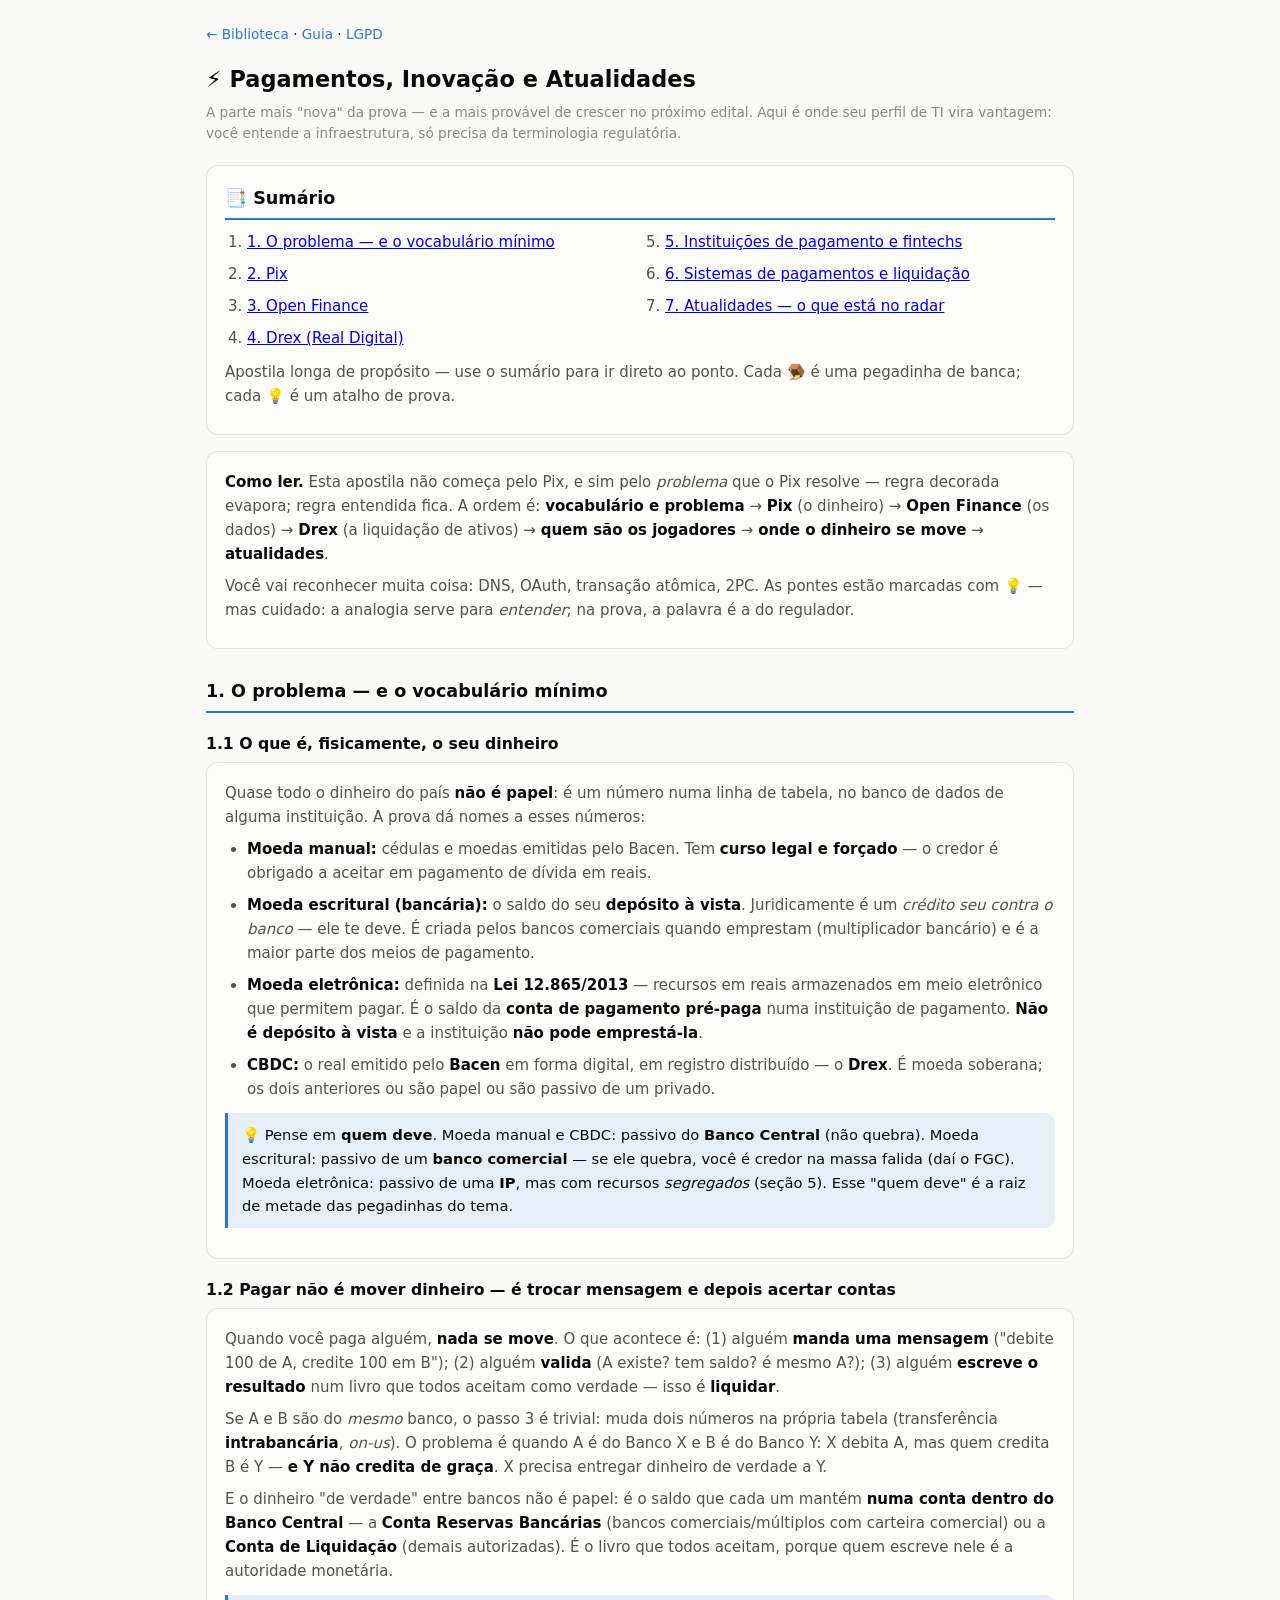
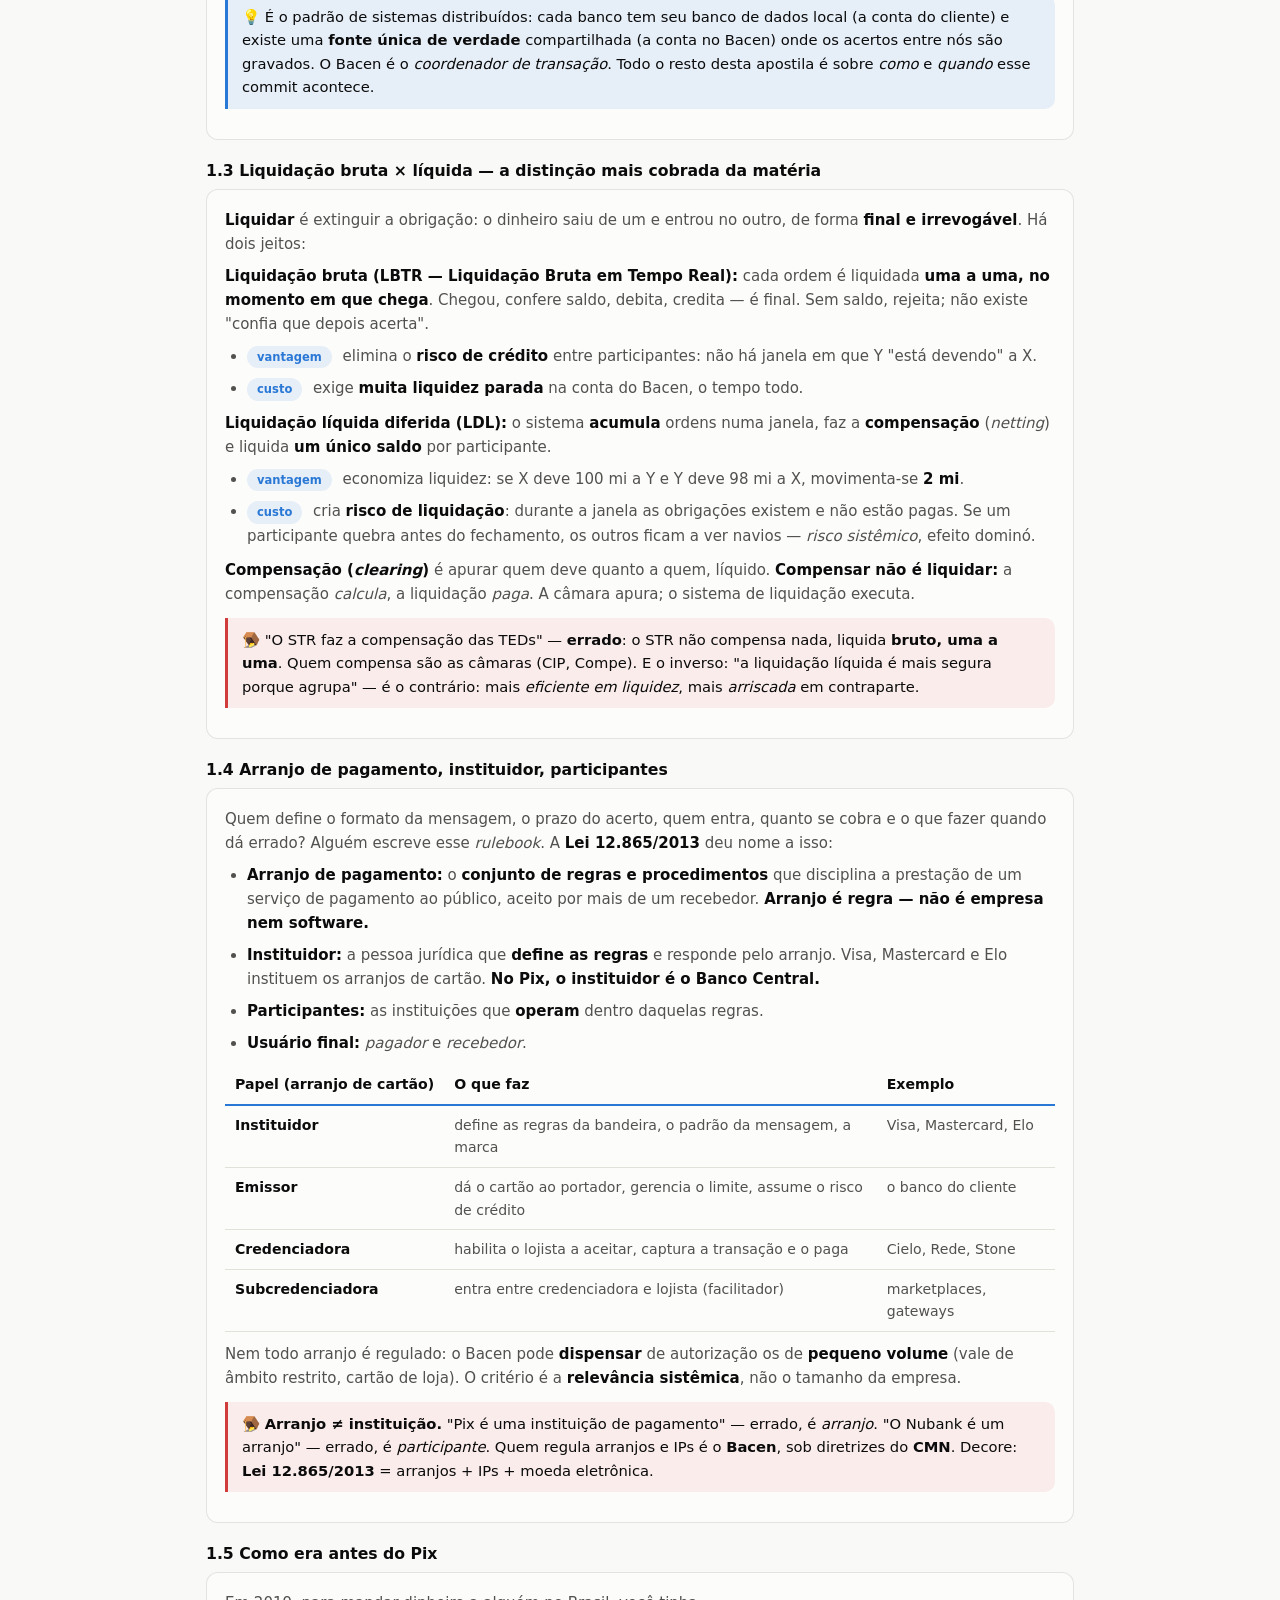
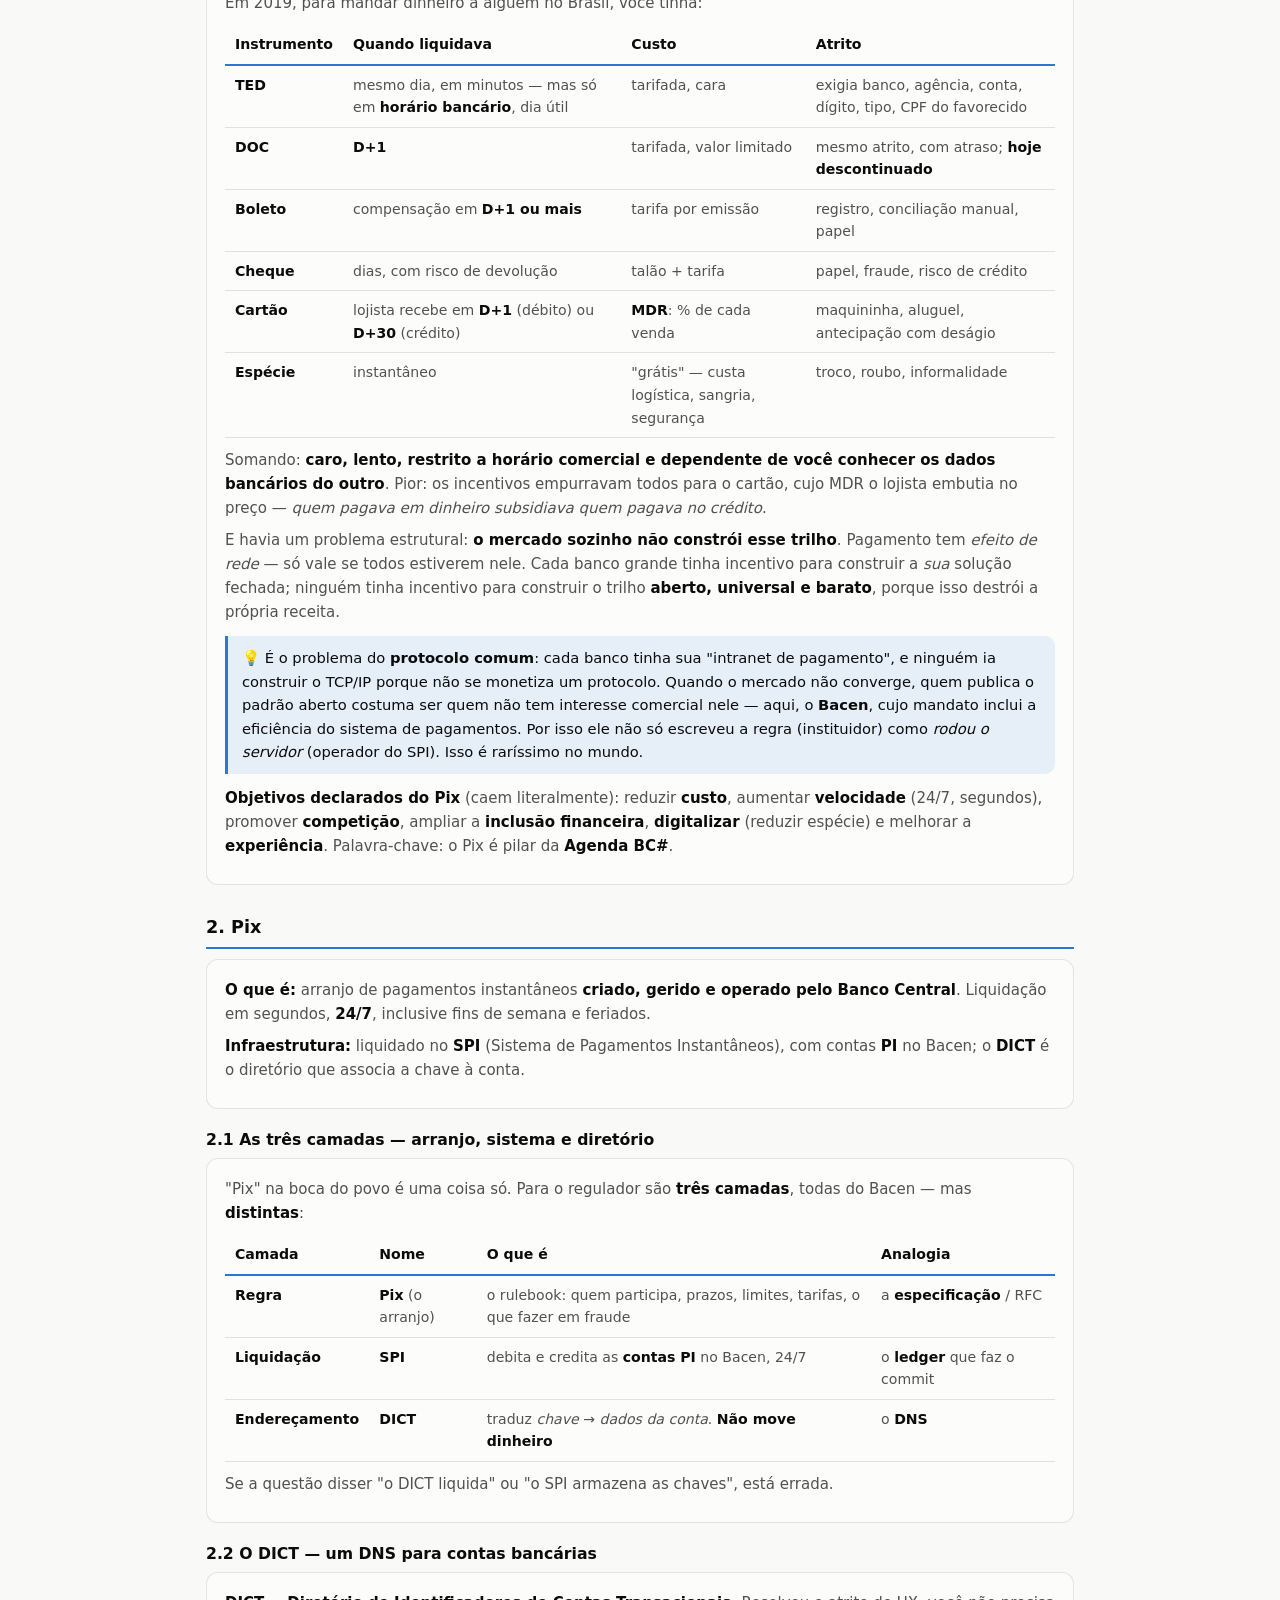
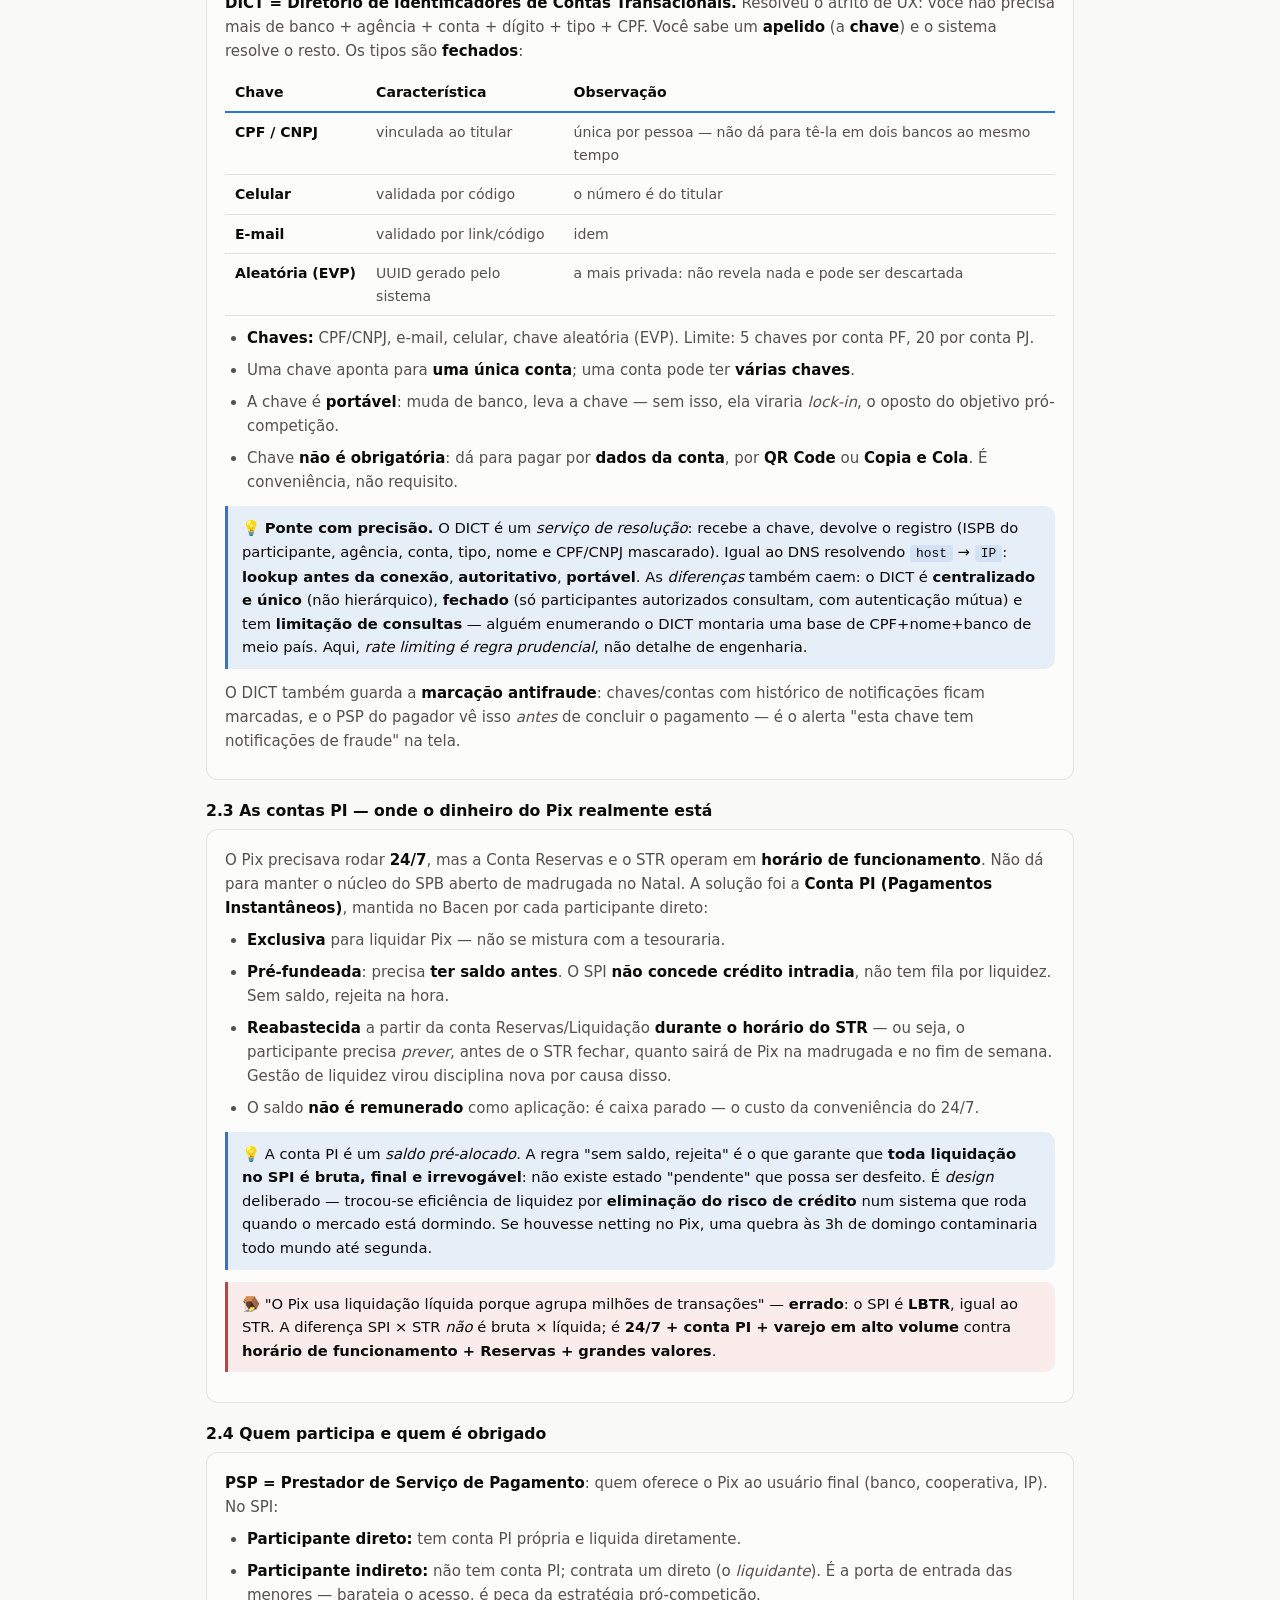
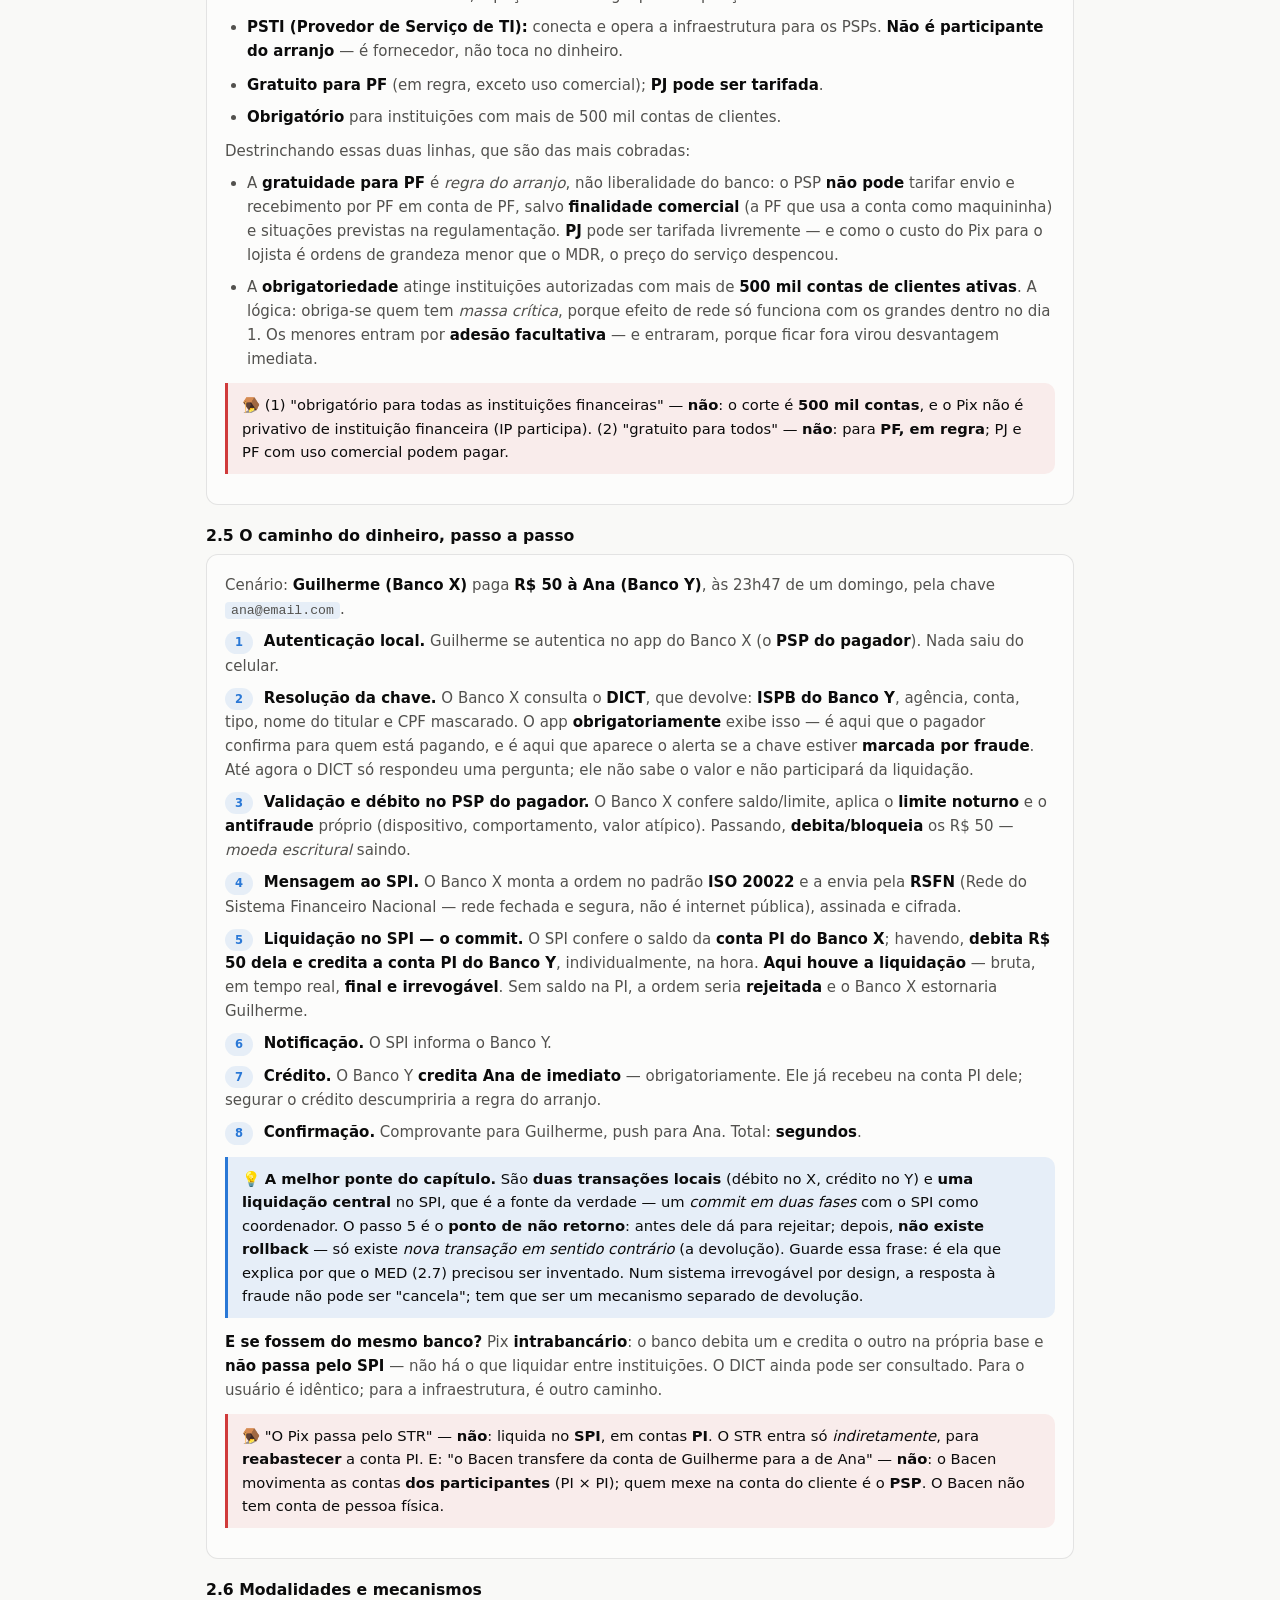
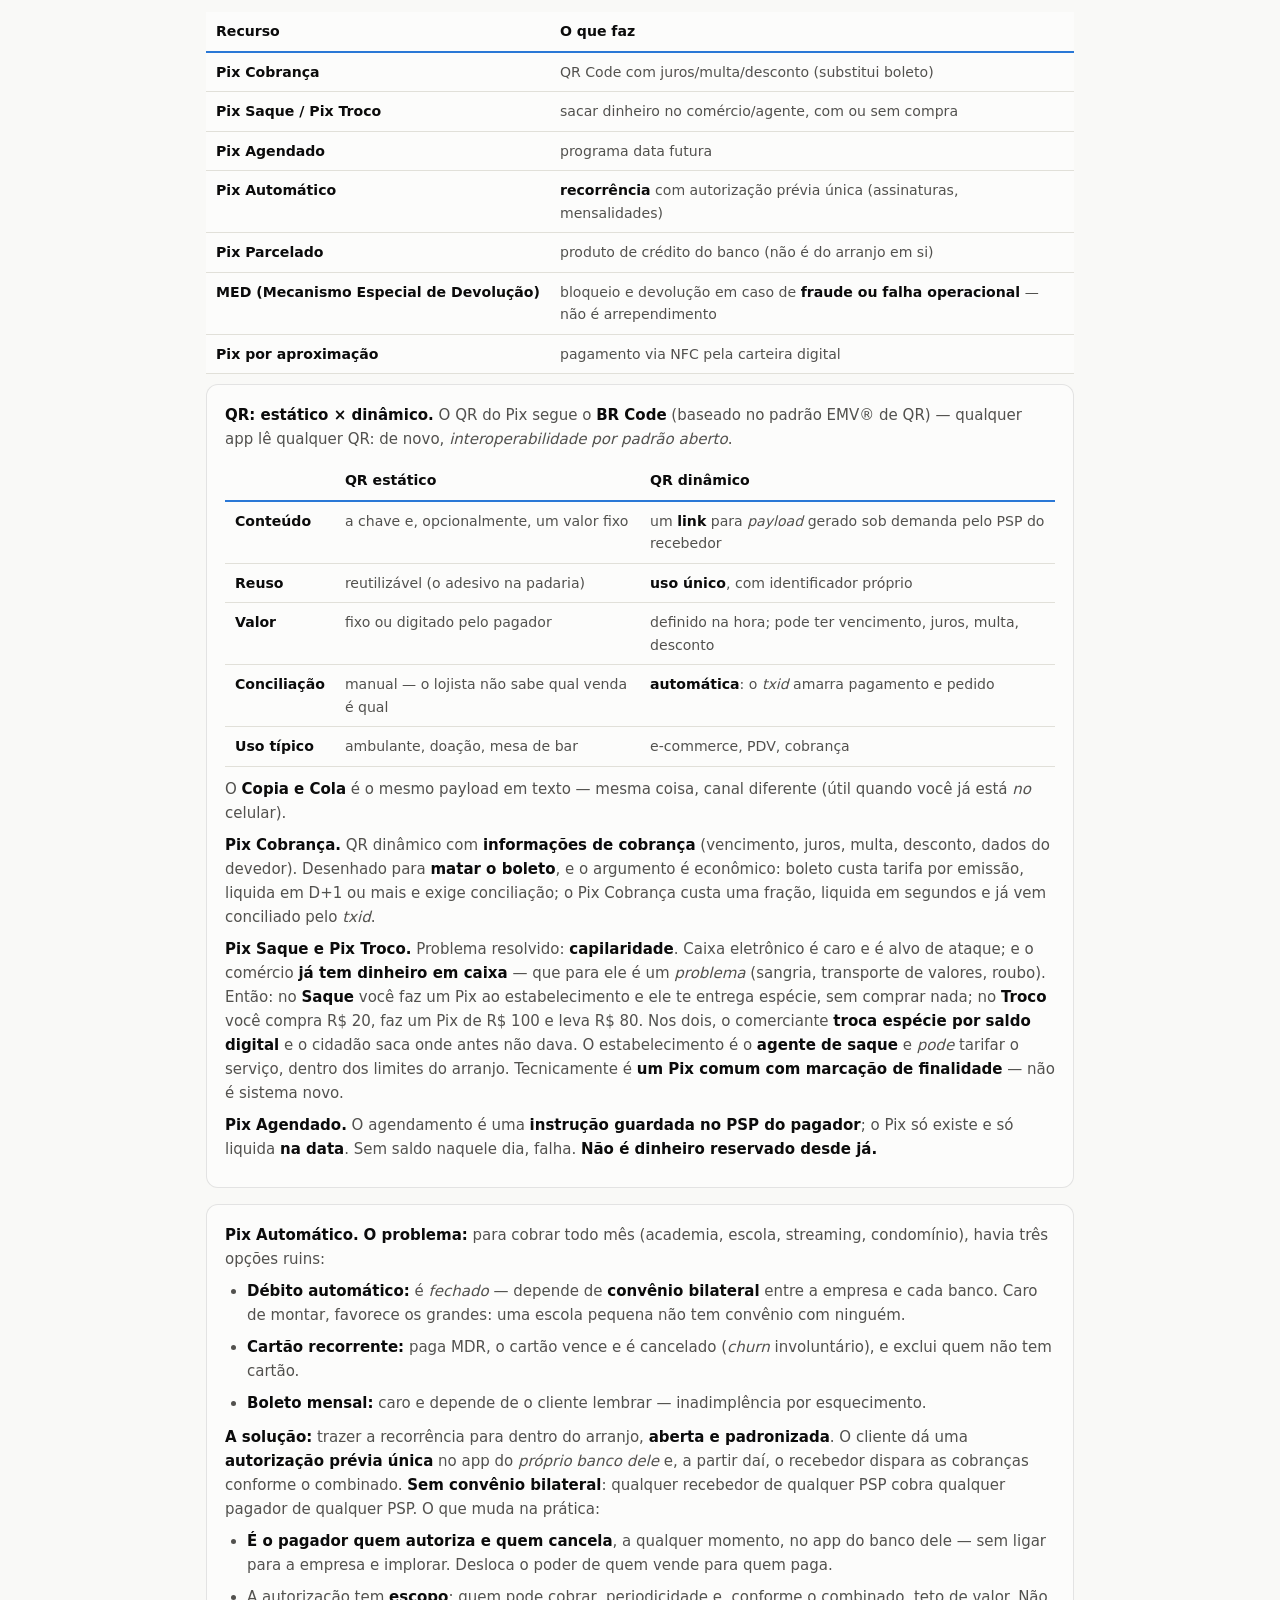
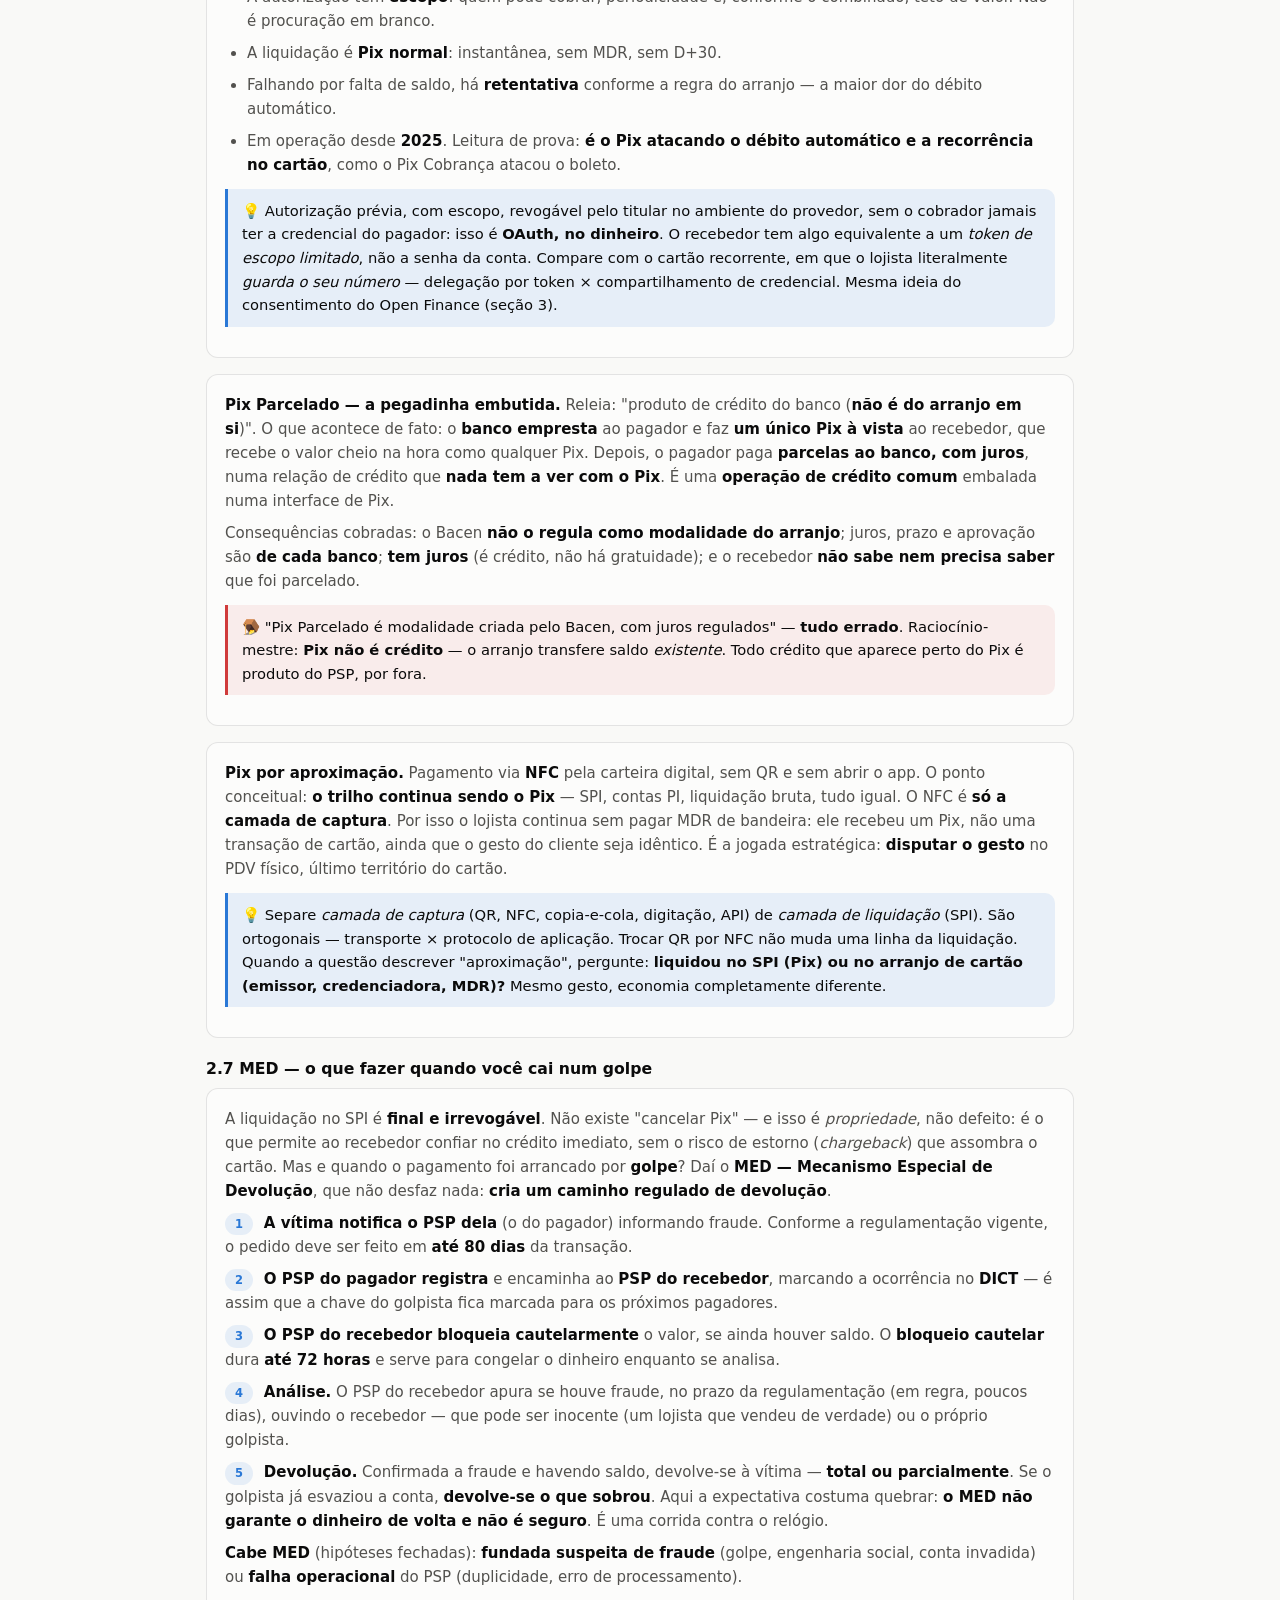
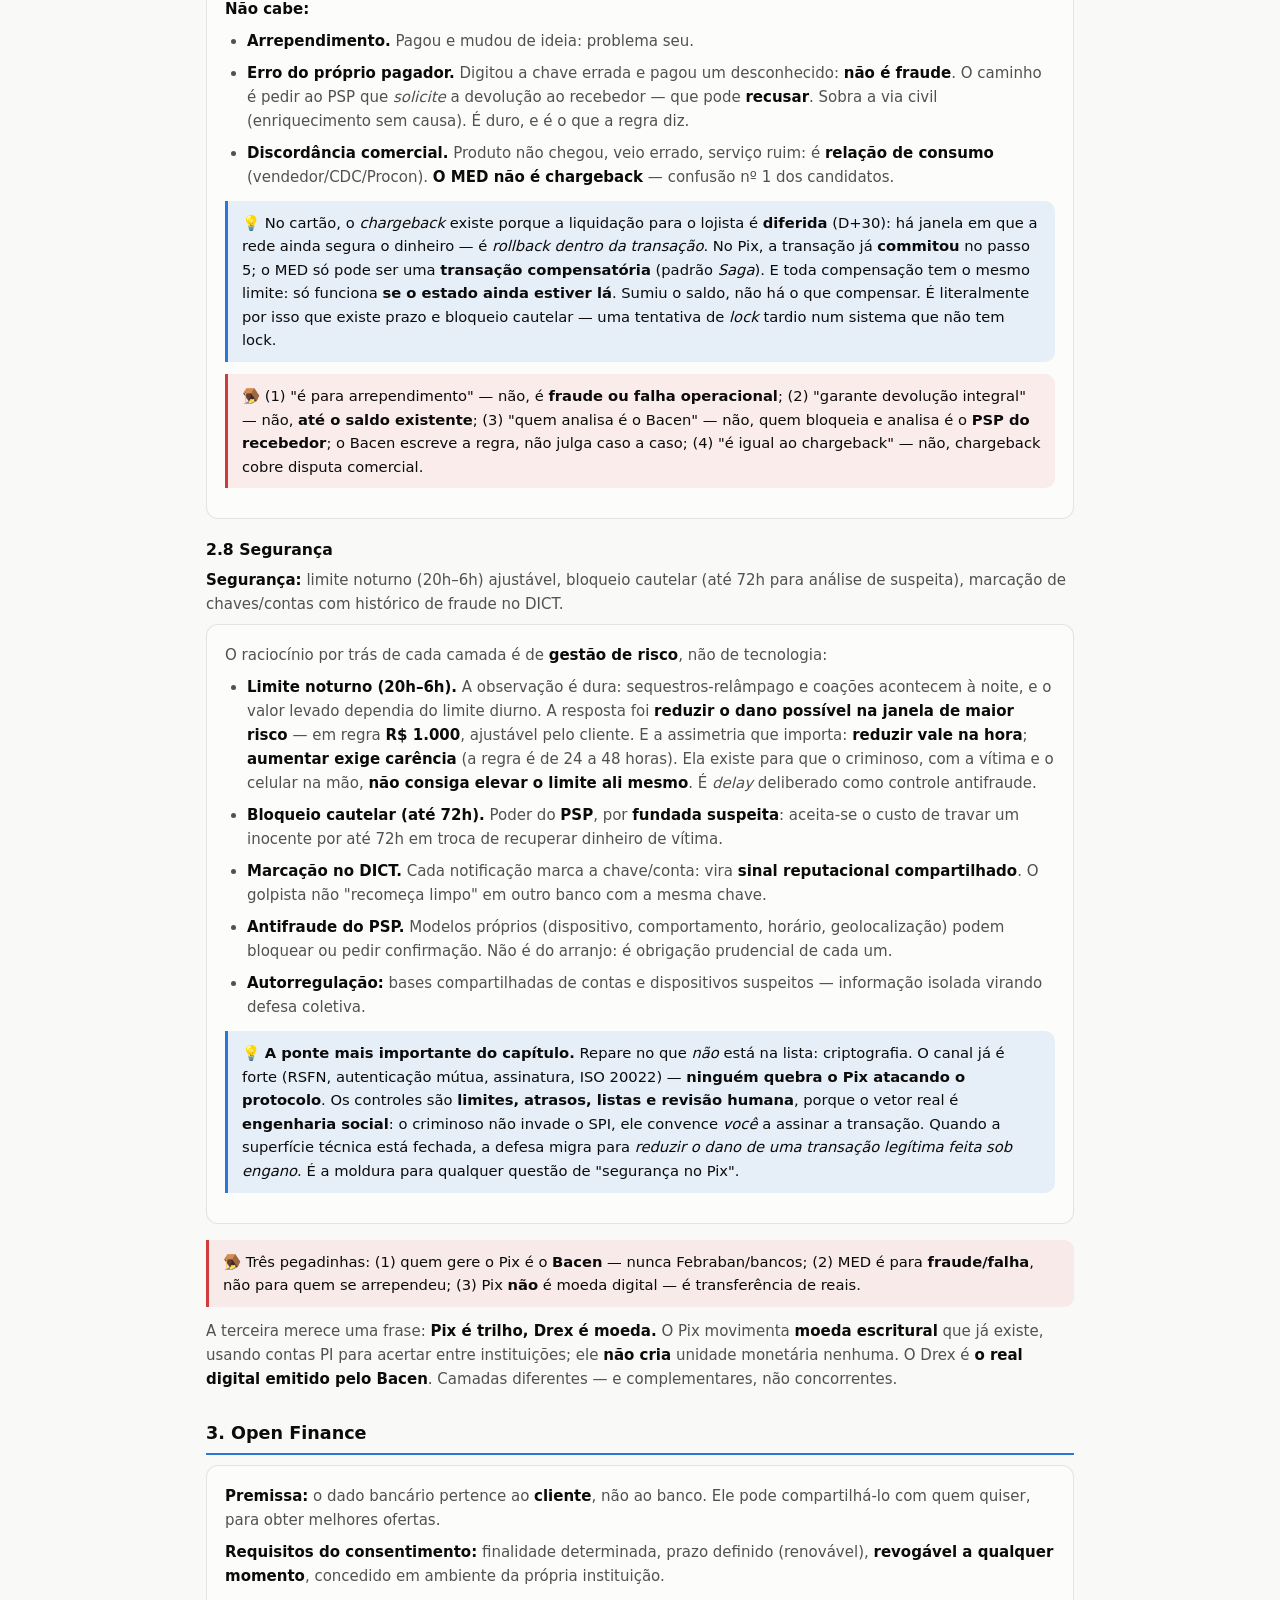
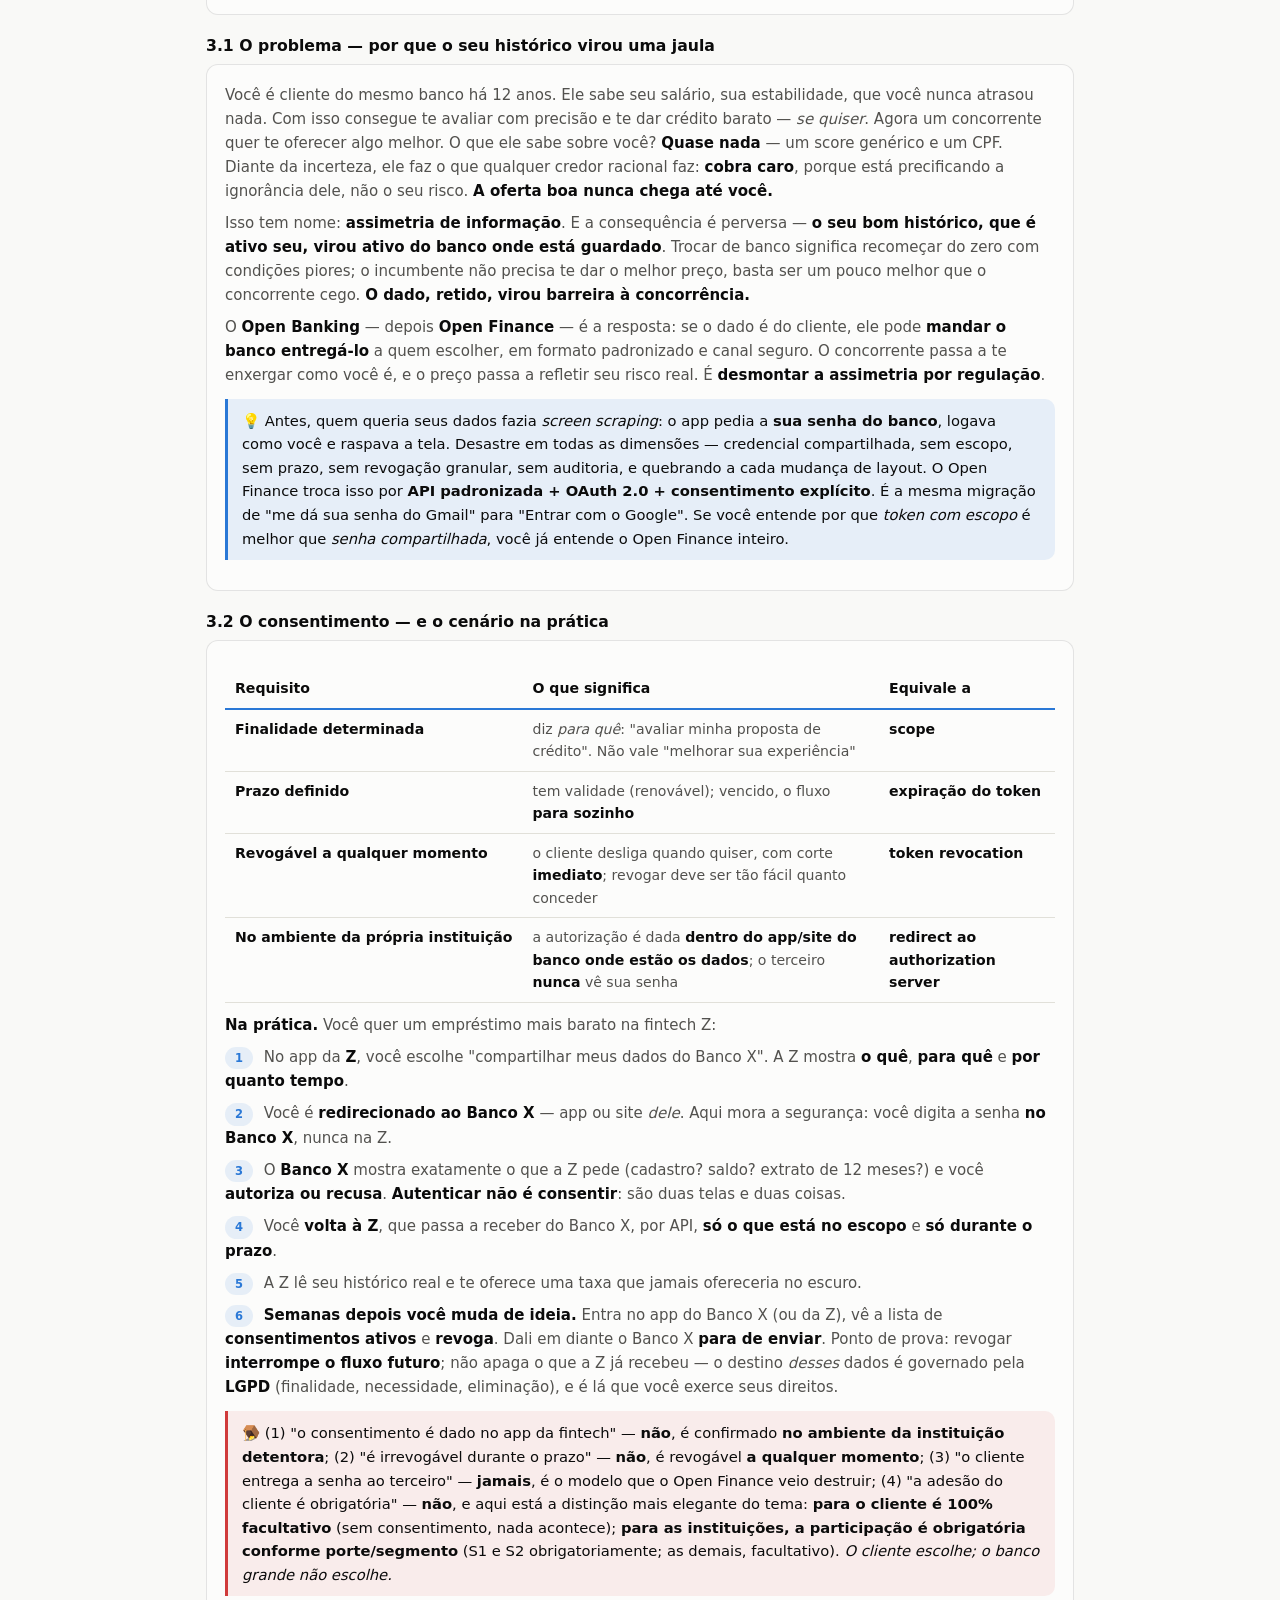
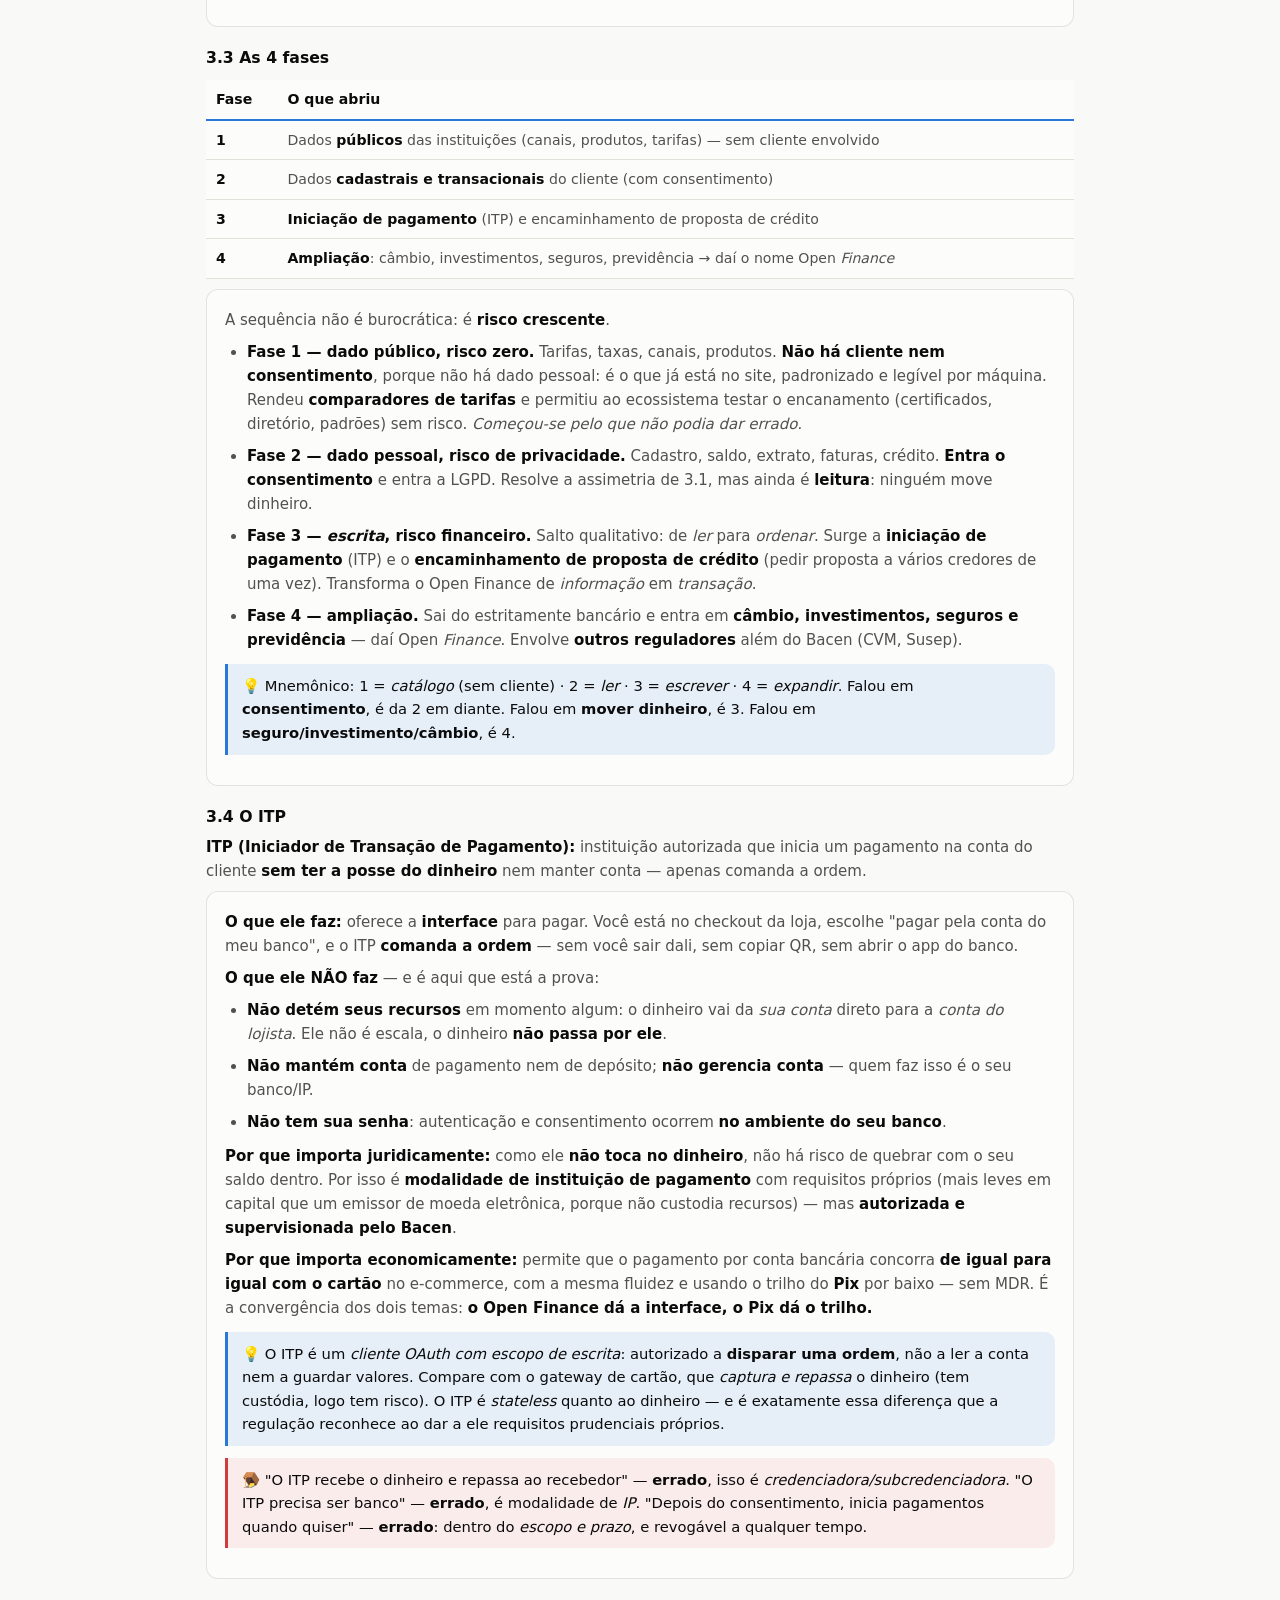
<file: resumos/bancarios-pagamentos.html>
<!DOCTYPE html>
<html lang="pt-BR">
<head>
<meta charset="UTF-8">
<meta name="viewport" content="width=device-width, initial-scale=1.0">
<title>Teoria — Pagamentos, Inovação e Mercado Financeiro</title>
<link rel="stylesheet" href="estilo.css">
</head>
<body>
<div class="wrap">
  <div class="nav"><a href="index.html">← Biblioteca</a> · <a href="../guia.html">Guia</a> · <a href="lgpd-bancaria.html">LGPD</a></div>
  <h1>⚡ Pagamentos, Inovação e Atualidades</h1>
  <p class="sub">A parte mais "nova" da prova — e a mais provável de crescer no próximo edital. Aqui é onde seu perfil de TI vira vantagem: você entende a infraestrutura, só precisa da terminologia regulatória.</p>

  <div class="card" id="sumario">
    <h2 id="sec-sumario" style="margin-top:0">📑 Sumário</h2>
    <ol style="columns:2;column-gap:28px">
      <li><a href="#sec-1-o-problema-e-o-vocabulario-minimo">1. O problema — e o vocabulário mínimo</a></li>
      <li><a href="#sec-2-pix">2. Pix</a></li>
      <li><a href="#sec-3-open-finance">3. Open Finance</a></li>
      <li><a href="#sec-4-drex-real-digital">4. Drex (Real Digital)</a></li>
      <li><a href="#sec-5-instituicoes-de-pagamento-e-fintechs">5. Instituições de pagamento e fintechs</a></li>
      <li><a href="#sec-6-sistemas-de-pagamentos-e-liquidacao">6. Sistemas de pagamentos e liquidação</a></li>
      <li><a href="#sec-7-atualidades-o-que-esta-no-radar">7. Atualidades — o que está no radar</a></li>
    </ol>
    <p class="muted" style="margin-top:8px">Apostila longa de propósito — use o sumário para ir direto ao ponto. Cada 🪤 é uma pegadinha de banca; cada 💡 é um atalho de prova.</p>
  </div>


  <div class="card">
    <p><strong>Como ler.</strong> Esta apostila não começa pelo Pix, e sim pelo <em>problema</em> que o Pix resolve — regra decorada evapora; regra entendida fica. A ordem é: <strong>vocabulário e problema</strong> → <strong>Pix</strong> (o dinheiro) → <strong>Open Finance</strong> (os dados) → <strong>Drex</strong> (a liquidação de ativos) → <strong>quem são os jogadores</strong> → <strong>onde o dinheiro se move</strong> → <strong>atualidades</strong>.</p>
    <p class="muted">Você vai reconhecer muita coisa: DNS, OAuth, transação atômica, 2PC. As pontes estão marcadas com 💡 — mas cuidado: a analogia serve para <em>entender</em>; na prova, a palavra é a do regulador.</p>
  </div>

  <h2 id="sec-1-o-problema-e-o-vocabulario-minimo">1. O problema — e o vocabulário mínimo</h2>

  <h3>1.1 O que é, fisicamente, o seu dinheiro</h3>
  <div class="card">
    <p>Quase todo o dinheiro do país <strong>não é papel</strong>: é um número numa linha de tabela, no banco de dados de alguma instituição. A prova dá nomes a esses números:</p>
    <ul>
      <li><strong>Moeda manual:</strong> cédulas e moedas emitidas pelo Bacen. Tem <strong>curso legal e forçado</strong> — o credor é obrigado a aceitar em pagamento de dívida em reais.</li>
      <li><strong>Moeda escritural (bancária):</strong> o saldo do seu <strong>depósito à vista</strong>. Juridicamente é um <em>crédito seu contra o banco</em> — ele te deve. É criada pelos bancos comerciais quando emprestam (multiplicador bancário) e é a maior parte dos meios de pagamento.</li>
      <li><strong>Moeda eletrônica:</strong> definida na <strong>Lei 12.865/2013</strong> — recursos em reais armazenados em meio eletrônico que permitem pagar. É o saldo da <strong>conta de pagamento pré-paga</strong> numa instituição de pagamento. <strong>Não é depósito à vista</strong> e a instituição <strong>não pode emprestá-la</strong>.</li>
      <li><strong>CBDC:</strong> o real emitido pelo <strong>Bacen</strong> em forma digital, em registro distribuído — o <strong>Drex</strong>. É moeda soberana; os dois anteriores ou são papel ou são passivo de um privado.</li>
    </ul>
    <div class="tip">💡 Pense em <strong>quem deve</strong>. Moeda manual e CBDC: passivo do <strong>Banco Central</strong> (não quebra). Moeda escritural: passivo de um <strong>banco comercial</strong> — se ele quebra, você é credor na massa falida (daí o FGC). Moeda eletrônica: passivo de uma <strong>IP</strong>, mas com recursos <em>segregados</em> (seção 5). Esse "quem deve" é a raiz de metade das pegadinhas do tema.</div>
  </div>

  <h3>1.2 Pagar não é mover dinheiro — é trocar mensagem e depois acertar contas</h3>
  <div class="card">
    <p>Quando você paga alguém, <strong>nada se move</strong>. O que acontece é: (1) alguém <strong>manda uma mensagem</strong> ("debite 100 de A, credite 100 em B"); (2) alguém <strong>valida</strong> (A existe? tem saldo? é mesmo A?); (3) alguém <strong>escreve o resultado</strong> num livro que todos aceitam como verdade — isso é <strong>liquidar</strong>.</p>
    <p>Se A e B são do <em>mesmo</em> banco, o passo 3 é trivial: muda dois números na própria tabela (transferência <strong>intrabancária</strong>, <em>on-us</em>). O problema é quando A é do Banco X e B é do Banco Y: X debita A, mas quem credita B é Y — <strong>e Y não credita de graça</strong>. X precisa entregar dinheiro de verdade a Y.</p>
    <p>E o dinheiro "de verdade" entre bancos não é papel: é o saldo que cada um mantém <strong>numa conta dentro do Banco Central</strong> — a <strong>Conta Reservas Bancárias</strong> (bancos comerciais/múltiplos com carteira comercial) ou a <strong>Conta de Liquidação</strong> (demais autorizadas). É o livro que todos aceitam, porque quem escreve nele é a autoridade monetária.</p>
    <div class="tip">💡 É o padrão de sistemas distribuídos: cada banco tem seu banco de dados local (a conta do cliente) e existe uma <strong>fonte única de verdade</strong> compartilhada (a conta no Bacen) onde os acertos entre nós são gravados. O Bacen é o <em>coordenador de transação</em>. Todo o resto desta apostila é sobre <em>como</em> e <em>quando</em> esse commit acontece.</div>
  </div>

  <h3>1.3 Liquidação bruta × líquida — a distinção mais cobrada da matéria</h3>
  <div class="card">
    <p><strong>Liquidar</strong> é extinguir a obrigação: o dinheiro saiu de um e entrou no outro, de forma <strong>final e irrevogável</strong>. Há dois jeitos:</p>
    <p><strong>Liquidação bruta (LBTR — Liquidação Bruta em Tempo Real):</strong> cada ordem é liquidada <strong>uma a uma, no momento em que chega</strong>. Chegou, confere saldo, debita, credita — é final. Sem saldo, rejeita; não existe "confia que depois acerta".</p>
    <ul>
      <li><span class="pill">vantagem</span> elimina o <strong>risco de crédito</strong> entre participantes: não há janela em que Y "está devendo" a X.</li>
      <li><span class="pill">custo</span> exige <strong>muita liquidez parada</strong> na conta do Bacen, o tempo todo.</li>
    </ul>
    <p><strong>Liquidação líquida diferida (LDL):</strong> o sistema <strong>acumula</strong> ordens numa janela, faz a <strong>compensação</strong> (<em>netting</em>) e liquida <strong>um único saldo</strong> por participante.</p>
    <ul>
      <li><span class="pill">vantagem</span> economiza liquidez: se X deve 100 mi a Y e Y deve 98 mi a X, movimenta-se <strong>2 mi</strong>.</li>
      <li><span class="pill">custo</span> cria <strong>risco de liquidação</strong>: durante a janela as obrigações existem e não estão pagas. Se um participante quebra antes do fechamento, os outros ficam a ver navios — <em>risco sistêmico</em>, efeito dominó.</li>
    </ul>
    <p><strong>Compensação (<em>clearing</em>)</strong> é apurar quem deve quanto a quem, líquido. <strong>Compensar não é liquidar:</strong> a compensação <em>calcula</em>, a liquidação <em>paga</em>. A câmara apura; o sistema de liquidação executa.</p>
    <div class="trap">🪤 "O STR faz a compensação das TEDs" — <strong>errado</strong>: o STR não compensa nada, liquida <strong>bruto, uma a uma</strong>. Quem compensa são as câmaras (CIP, Compe). E o inverso: "a liquidação líquida é mais segura porque agrupa" — é o contrário: mais <em>eficiente em liquidez</em>, mais <em>arriscada</em> em contraparte.</div>
  </div>

  <h3>1.4 Arranjo de pagamento, instituidor, participantes</h3>
  <div class="card">
    <p>Quem define o formato da mensagem, o prazo do acerto, quem entra, quanto se cobra e o que fazer quando dá errado? Alguém escreve esse <em>rulebook</em>. A <strong>Lei 12.865/2013</strong> deu nome a isso:</p>
    <ul>
      <li><strong>Arranjo de pagamento:</strong> o <strong>conjunto de regras e procedimentos</strong> que disciplina a prestação de um serviço de pagamento ao público, aceito por mais de um recebedor. <strong>Arranjo é regra — não é empresa nem software.</strong></li>
      <li><strong>Instituidor:</strong> a pessoa jurídica que <strong>define as regras</strong> e responde pelo arranjo. Visa, Mastercard e Elo instituem os arranjos de cartão. <strong>No Pix, o instituidor é o Banco Central.</strong></li>
      <li><strong>Participantes:</strong> as instituições que <strong>operam</strong> dentro daquelas regras.</li>
      <li><strong>Usuário final:</strong> <em>pagador</em> e <em>recebedor</em>.</li>
    </ul>
    <div class="table-scroll">
    <table>
      <tr><th>Papel (arranjo de cartão)</th><th>O que faz</th><th>Exemplo</th></tr>
      <tr><td><strong>Instituidor</strong></td><td>define as regras da bandeira, o padrão da mensagem, a marca</td><td>Visa, Mastercard, Elo</td></tr>
      <tr><td><strong>Emissor</strong></td><td>dá o cartão ao portador, gerencia o limite, assume o risco de crédito</td><td>o banco do cliente</td></tr>
      <tr><td><strong>Credenciadora</strong></td><td>habilita o lojista a aceitar, captura a transação e o paga</td><td>Cielo, Rede, Stone</td></tr>
      <tr><td><strong>Subcredenciadora</strong></td><td>entra entre credenciadora e lojista (facilitador)</td><td>marketplaces, gateways</td></tr>
    </table>
    </div>
    <p>Nem todo arranjo é regulado: o Bacen pode <strong>dispensar</strong> de autorização os de <strong>pequeno volume</strong> (vale de âmbito restrito, cartão de loja). O critério é a <strong>relevância sistêmica</strong>, não o tamanho da empresa.</p>
    <div class="trap">🪤 <strong>Arranjo ≠ instituição.</strong> "Pix é uma instituição de pagamento" — errado, é <em>arranjo</em>. "O Nubank é um arranjo" — errado, é <em>participante</em>. Quem regula arranjos e IPs é o <strong>Bacen</strong>, sob diretrizes do <strong>CMN</strong>. Decore: <strong>Lei 12.865/2013</strong> = arranjos + IPs + moeda eletrônica.</div>
  </div>

  <h3>1.5 Como era antes do Pix</h3>
  <div class="card">
    <p>Em 2019, para mandar dinheiro a alguém no Brasil, você tinha:</p>
    <div class="table-scroll">
    <table>
      <tr><th>Instrumento</th><th>Quando liquidava</th><th>Custo</th><th>Atrito</th></tr>
      <tr><td><strong>TED</strong></td><td>mesmo dia, em minutos — mas só em <strong>horário bancário</strong>, dia útil</td><td>tarifada, cara</td><td>exigia banco, agência, conta, dígito, tipo, CPF do favorecido</td></tr>
      <tr><td><strong>DOC</strong></td><td><strong>D+1</strong></td><td>tarifada, valor limitado</td><td>mesmo atrito, com atraso; <strong>hoje descontinuado</strong></td></tr>
      <tr><td><strong>Boleto</strong></td><td>compensação em <strong>D+1 ou mais</strong></td><td>tarifa por emissão</td><td>registro, conciliação manual, papel</td></tr>
      <tr><td><strong>Cheque</strong></td><td>dias, com risco de devolução</td><td>talão + tarifa</td><td>papel, fraude, risco de crédito</td></tr>
      <tr><td><strong>Cartão</strong></td><td>lojista recebe em <strong>D+1</strong> (débito) ou <strong>D+30</strong> (crédito)</td><td><strong>MDR</strong>: % de cada venda</td><td>maquininha, aluguel, antecipação com deságio</td></tr>
      <tr><td><strong>Espécie</strong></td><td>instantâneo</td><td>"grátis" — custa logística, sangria, segurança</td><td>troco, roubo, informalidade</td></tr>
    </table>
    </div>
    <p>Somando: <strong>caro, lento, restrito a horário comercial e dependente de você conhecer os dados bancários do outro</strong>. Pior: os incentivos empurravam todos para o cartão, cujo MDR o lojista embutia no preço — <em>quem pagava em dinheiro subsidiava quem pagava no crédito</em>.</p>
    <p>E havia um problema estrutural: <strong>o mercado sozinho não constrói esse trilho</strong>. Pagamento tem <em>efeito de rede</em> — só vale se todos estiverem nele. Cada banco grande tinha incentivo para construir a <em>sua</em> solução fechada; ninguém tinha incentivo para construir o trilho <strong>aberto, universal e barato</strong>, porque isso destrói a própria receita.</p>
    <div class="tip">💡 É o problema do <strong>protocolo comum</strong>: cada banco tinha sua "intranet de pagamento", e ninguém ia construir o TCP/IP porque não se monetiza um protocolo. Quando o mercado não converge, quem publica o padrão aberto costuma ser quem não tem interesse comercial nele — aqui, o <strong>Bacen</strong>, cujo mandato inclui a eficiência do sistema de pagamentos. Por isso ele não só escreveu a regra (instituidor) como <em>rodou o servidor</em> (operador do SPI). Isso é raríssimo no mundo.</div>
    <p><strong>Objetivos declarados do Pix</strong> (caem literalmente): reduzir <strong>custo</strong>, aumentar <strong>velocidade</strong> (24/7, segundos), promover <strong>competição</strong>, ampliar a <strong>inclusão financeira</strong>, <strong>digitalizar</strong> (reduzir espécie) e melhorar a <strong>experiência</strong>. Palavra-chave: o Pix é pilar da <strong>Agenda BC#</strong>.</p>
  </div>

  <h2 id="sec-2-pix">2. Pix</h2>
  <div class="card">
    <p><strong>O que é:</strong> arranjo de pagamentos instantâneos <strong>criado, gerido e operado pelo Banco Central</strong>. Liquidação em segundos, <strong>24/7</strong>, inclusive fins de semana e feriados.</p>
    <p><strong>Infraestrutura:</strong> liquidado no <strong>SPI</strong> (Sistema de Pagamentos Instantâneos), com contas <strong>PI</strong> no Bacen; o <strong>DICT</strong> é o diretório que associa a chave à conta.</p>
  </div>

  <h3>2.1 As três camadas — arranjo, sistema e diretório</h3>
  <div class="card">
    <p>"Pix" na boca do povo é uma coisa só. Para o regulador são <strong>três camadas</strong>, todas do Bacen — mas <strong>distintas</strong>:</p>
    <div class="table-scroll">
    <table>
      <tr><th>Camada</th><th>Nome</th><th>O que é</th><th>Analogia</th></tr>
      <tr><td><strong>Regra</strong></td><td><strong>Pix</strong> (o arranjo)</td><td>o rulebook: quem participa, prazos, limites, tarifas, o que fazer em fraude</td><td>a <strong>especificação</strong> / RFC</td></tr>
      <tr><td><strong>Liquidação</strong></td><td><strong>SPI</strong></td><td>debita e credita as <strong>contas PI</strong> no Bacen, 24/7</td><td>o <strong>ledger</strong> que faz o commit</td></tr>
      <tr><td><strong>Endereçamento</strong></td><td><strong>DICT</strong></td><td>traduz <em>chave</em> → <em>dados da conta</em>. <strong>Não move dinheiro</strong></td><td>o <strong>DNS</strong></td></tr>
    </table>
    </div>
    <p class="muted">Se a questão disser "o DICT liquida" ou "o SPI armazena as chaves", está errada.</p>
  </div>

  <h3>2.2 O DICT — um DNS para contas bancárias</h3>
  <div class="card">
    <p><strong>DICT = Diretório de Identificadores de Contas Transacionais.</strong> Resolveu o atrito de UX: você não precisa mais de banco + agência + conta + dígito + tipo + CPF. Você sabe um <strong>apelido</strong> (a <strong>chave</strong>) e o sistema resolve o resto. Os tipos são <strong>fechados</strong>:</p>
    <div class="table-scroll">
    <table>
      <tr><th>Chave</th><th>Característica</th><th>Observação</th></tr>
      <tr><td><strong>CPF / CNPJ</strong></td><td>vinculada ao titular</td><td>única por pessoa — não dá para tê-la em dois bancos ao mesmo tempo</td></tr>
      <tr><td><strong>Celular</strong></td><td>validada por código</td><td>o número é do titular</td></tr>
      <tr><td><strong>E-mail</strong></td><td>validado por link/código</td><td>idem</td></tr>
      <tr><td><strong>Aleatória (EVP)</strong></td><td>UUID gerado pelo sistema</td><td>a mais privada: não revela nada e pode ser descartada</td></tr>
    </table>
    </div>
    <ul>
      <li><strong>Chaves:</strong> CPF/CNPJ, e-mail, celular, chave aleatória (EVP). Limite: 5 chaves por conta PF, 20 por conta PJ.</li>
      <li>Uma chave aponta para <strong>uma única conta</strong>; uma conta pode ter <strong>várias chaves</strong>.</li>
      <li>A chave é <strong>portável</strong>: muda de banco, leva a chave — sem isso, ela viraria <em>lock-in</em>, o oposto do objetivo pró-competição.</li>
      <li>Chave <strong>não é obrigatória</strong>: dá para pagar por <strong>dados da conta</strong>, por <strong>QR Code</strong> ou <strong>Copia e Cola</strong>. É conveniência, não requisito.</li>
    </ul>
    <div class="tip">💡 <strong>Ponte com precisão.</strong> O DICT é um <em>serviço de resolução</em>: recebe a chave, devolve o registro (ISPB do participante, agência, conta, tipo, nome e CPF/CNPJ mascarado). Igual ao DNS resolvendo <code>host</code> → <code>IP</code>: <strong>lookup antes da conexão</strong>, <strong>autoritativo</strong>, <strong>portável</strong>. As <em>diferenças</em> também caem: o DICT é <strong>centralizado e único</strong> (não hierárquico), <strong>fechado</strong> (só participantes autorizados consultam, com autenticação mútua) e tem <strong>limitação de consultas</strong> — alguém enumerando o DICT montaria uma base de CPF+nome+banco de meio país. Aqui, <em>rate limiting é regra prudencial</em>, não detalhe de engenharia.</div>
    <p>O DICT também guarda a <strong>marcação antifraude</strong>: chaves/contas com histórico de notificações ficam marcadas, e o PSP do pagador vê isso <em>antes</em> de concluir o pagamento — é o alerta "esta chave tem notificações de fraude" na tela.</p>
  </div>

  <h3>2.3 As contas PI — onde o dinheiro do Pix realmente está</h3>
  <div class="card">
    <p>O Pix precisava rodar <strong>24/7</strong>, mas a Conta Reservas e o STR operam em <strong>horário de funcionamento</strong>. Não dá para manter o núcleo do SPB aberto de madrugada no Natal. A solução foi a <strong>Conta PI (Pagamentos Instantâneos)</strong>, mantida no Bacen por cada participante direto:</p>
    <ul>
      <li><strong>Exclusiva</strong> para liquidar Pix — não se mistura com a tesouraria.</li>
      <li><strong>Pré-fundeada</strong>: precisa <strong>ter saldo antes</strong>. O SPI <strong>não concede crédito intradia</strong>, não tem fila por liquidez. Sem saldo, rejeita na hora.</li>
      <li><strong>Reabastecida</strong> a partir da conta Reservas/Liquidação <strong>durante o horário do STR</strong> — ou seja, o participante precisa <em>prever</em>, antes de o STR fechar, quanto sairá de Pix na madrugada e no fim de semana. Gestão de liquidez virou disciplina nova por causa disso.</li>
      <li>O saldo <strong>não é remunerado</strong> como aplicação: é caixa parado — o custo da conveniência do 24/7.</li>
    </ul>
    <div class="tip">💡 A conta PI é um <em>saldo pré-alocado</em>. A regra "sem saldo, rejeita" é o que garante que <strong>toda liquidação no SPI é bruta, final e irrevogável</strong>: não existe estado "pendente" que possa ser desfeito. É <em>design</em> deliberado — trocou-se eficiência de liquidez por <strong>eliminação do risco de crédito</strong> num sistema que roda quando o mercado está dormindo. Se houvesse netting no Pix, uma quebra às 3h de domingo contaminaria todo mundo até segunda.</div>
    <div class="trap">🪤 "O Pix usa liquidação líquida porque agrupa milhões de transações" — <strong>errado</strong>: o SPI é <strong>LBTR</strong>, igual ao STR. A diferença SPI × STR <em>não</em> é bruta × líquida; é <strong>24/7 + conta PI + varejo em alto volume</strong> contra <strong>horário de funcionamento + Reservas + grandes valores</strong>.</div>
  </div>

  <h3>2.4 Quem participa e quem é obrigado</h3>
  <div class="card">
    <p><strong>PSP = Prestador de Serviço de Pagamento</strong>: quem oferece o Pix ao usuário final (banco, cooperativa, IP). No SPI:</p>
    <ul>
      <li><strong>Participante direto:</strong> tem conta PI própria e liquida diretamente.</li>
      <li><strong>Participante indireto:</strong> não tem conta PI; contrata um direto (o <em>liquidante</em>). É a porta de entrada das menores — barateia o acesso, é peça da estratégia pró-competição.</li>
      <li><strong>PSTI (Provedor de Serviço de TI):</strong> conecta e opera a infraestrutura para os PSPs. <strong>Não é participante do arranjo</strong> — é fornecedor, não toca no dinheiro.</li>
    </ul>
    <ul>
      <li><strong>Gratuito para PF</strong> (em regra, exceto uso comercial); <strong>PJ pode ser tarifada</strong>.</li>
      <li><strong>Obrigatório</strong> para instituições com mais de 500 mil contas de clientes.</li>
    </ul>
    <p>Destrinchando essas duas linhas, que são das mais cobradas:</p>
    <ul>
      <li>A <strong>gratuidade para PF</strong> é <em>regra do arranjo</em>, não liberalidade do banco: o PSP <strong>não pode</strong> tarifar envio e recebimento por PF em conta de PF, salvo <strong>finalidade comercial</strong> (a PF que usa a conta como maquininha) e situações previstas na regulamentação. <strong>PJ</strong> pode ser tarifada livremente — e como o custo do Pix para o lojista é ordens de grandeza menor que o MDR, o preço do serviço despencou.</li>
      <li>A <strong>obrigatoriedade</strong> atinge instituições autorizadas com mais de <strong>500 mil contas de clientes ativas</strong>. A lógica: obriga-se quem tem <em>massa crítica</em>, porque efeito de rede só funciona com os grandes dentro no dia 1. Os menores entram por <strong>adesão facultativa</strong> — e entraram, porque ficar fora virou desvantagem imediata.</li>
    </ul>
    <div class="trap">🪤 (1) "obrigatório para todas as instituições financeiras" — <strong>não</strong>: o corte é <strong>500 mil contas</strong>, e o Pix não é privativo de instituição financeira (IP participa). (2) "gratuito para todos" — <strong>não</strong>: para <strong>PF, em regra</strong>; PJ e PF com uso comercial podem pagar.</div>
  </div>

  <h3>2.5 O caminho do dinheiro, passo a passo</h3>
  <div class="card">
    <p>Cenário: <strong>Guilherme (Banco X)</strong> paga <strong>R$ 50 à Ana (Banco Y)</strong>, às 23h47 de um domingo, pela chave <code>ana@email.com</code>.</p>
    <p><span class="pill">1</span> <strong>Autenticação local.</strong> Guilherme se autentica no app do Banco X (o <strong>PSP do pagador</strong>). Nada saiu do celular.</p>
    <p><span class="pill">2</span> <strong>Resolução da chave.</strong> O Banco X consulta o <strong>DICT</strong>, que devolve: <strong>ISPB do Banco Y</strong>, agência, conta, tipo, nome do titular e CPF mascarado. O app <strong>obrigatoriamente</strong> exibe isso — é aqui que o pagador confirma para quem está pagando, e é aqui que aparece o alerta se a chave estiver <strong>marcada por fraude</strong>. Até agora o DICT só respondeu uma pergunta; ele não sabe o valor e não participará da liquidação.</p>
    <p><span class="pill">3</span> <strong>Validação e débito no PSP do pagador.</strong> O Banco X confere saldo/limite, aplica o <strong>limite noturno</strong> e o <strong>antifraude</strong> próprio (dispositivo, comportamento, valor atípico). Passando, <strong>debita/bloqueia</strong> os R$ 50 — <em>moeda escritural</em> saindo.</p>
    <p><span class="pill">4</span> <strong>Mensagem ao SPI.</strong> O Banco X monta a ordem no padrão <strong>ISO 20022</strong> e a envia pela <strong>RSFN</strong> (Rede do Sistema Financeiro Nacional — rede fechada e segura, não é internet pública), assinada e cifrada.</p>
    <p><span class="pill">5</span> <strong>Liquidação no SPI — o commit.</strong> O SPI confere o saldo da <strong>conta PI do Banco X</strong>; havendo, <strong>debita R$ 50 dela e credita a conta PI do Banco Y</strong>, individualmente, na hora. <strong>Aqui houve a liquidação</strong> — bruta, em tempo real, <strong>final e irrevogável</strong>. Sem saldo na PI, a ordem seria <strong>rejeitada</strong> e o Banco X estornaria Guilherme.</p>
    <p><span class="pill">6</span> <strong>Notificação.</strong> O SPI informa o Banco Y.</p>
    <p><span class="pill">7</span> <strong>Crédito.</strong> O Banco Y <strong>credita Ana de imediato</strong> — obrigatoriamente. Ele já recebeu na conta PI dele; segurar o crédito descumpriria a regra do arranjo.</p>
    <p><span class="pill">8</span> <strong>Confirmação.</strong> Comprovante para Guilherme, push para Ana. Total: <strong>segundos</strong>.</p>
    <div class="tip">💡 <strong>A melhor ponte do capítulo.</strong> São <strong>duas transações locais</strong> (débito no X, crédito no Y) e <strong>uma liquidação central</strong> no SPI, que é a fonte da verdade — um <em>commit em duas fases</em> com o SPI como coordenador. O passo 5 é o <strong>ponto de não retorno</strong>: antes dele dá para rejeitar; depois, <strong>não existe rollback</strong> — só existe <em>nova transação em sentido contrário</em> (a devolução). Guarde essa frase: é ela que explica por que o MED (2.7) precisou ser inventado. Num sistema irrevogável por design, a resposta à fraude não pode ser "cancela"; tem que ser um mecanismo separado de devolução.</div>
    <p><strong>E se fossem do mesmo banco?</strong> Pix <strong>intrabancário</strong>: o banco debita um e credita o outro na própria base e <strong>não passa pelo SPI</strong> — não há o que liquidar entre instituições. O DICT ainda pode ser consultado. Para o usuário é idêntico; para a infraestrutura, é outro caminho.</p>
    <div class="trap">🪤 "O Pix passa pelo STR" — <strong>não</strong>: liquida no <strong>SPI</strong>, em contas <strong>PI</strong>. O STR entra só <em>indiretamente</em>, para <strong>reabastecer</strong> a conta PI. E: "o Bacen transfere da conta de Guilherme para a de Ana" — <strong>não</strong>: o Bacen movimenta as contas <strong>dos participantes</strong> (PI × PI); quem mexe na conta do cliente é o <strong>PSP</strong>. O Bacen não tem conta de pessoa física.</div>
  </div>

  <h3>2.6 Modalidades e mecanismos</h3>
  <div class="table-scroll">
  <table>
    <tr><th>Recurso</th><th>O que faz</th></tr>
    <tr><td><strong>Pix Cobrança</strong></td><td>QR Code com juros/multa/desconto (substitui boleto)</td></tr>
    <tr><td><strong>Pix Saque / Pix Troco</strong></td><td>sacar dinheiro no comércio/agente, com ou sem compra</td></tr>
    <tr><td><strong>Pix Agendado</strong></td><td>programa data futura</td></tr>
    <tr><td><strong>Pix Automático</strong></td><td><strong>recorrência</strong> com autorização prévia única (assinaturas, mensalidades)</td></tr>
    <tr><td><strong>Pix Parcelado</strong></td><td>produto de crédito do banco (não é do arranjo em si)</td></tr>
    <tr><td><strong>MED</strong> (Mecanismo Especial de Devolução)</td><td>bloqueio e devolução em caso de <strong>fraude ou falha operacional</strong> — não é arrependimento</td></tr>
    <tr><td><strong>Pix por aproximação</strong></td><td>pagamento via NFC pela carteira digital</td></tr>
  </table>
  </div>

  <div class="card">
    <p><strong>QR: estático × dinâmico.</strong> O QR do Pix segue o <strong>BR Code</strong> (baseado no padrão EMV® de QR) — qualquer app lê qualquer QR: de novo, <em>interoperabilidade por padrão aberto</em>.</p>
    <div class="table-scroll">
    <table>
      <tr><th></th><th>QR estático</th><th>QR dinâmico</th></tr>
      <tr><td>Conteúdo</td><td>a chave e, opcionalmente, um valor fixo</td><td>um <strong>link</strong> para <em>payload</em> gerado sob demanda pelo PSP do recebedor</td></tr>
      <tr><td>Reuso</td><td>reutilizável (o adesivo na padaria)</td><td><strong>uso único</strong>, com identificador próprio</td></tr>
      <tr><td>Valor</td><td>fixo ou digitado pelo pagador</td><td>definido na hora; pode ter vencimento, juros, multa, desconto</td></tr>
      <tr><td>Conciliação</td><td>manual — o lojista não sabe qual venda é qual</td><td><strong>automática</strong>: o <em>txid</em> amarra pagamento e pedido</td></tr>
      <tr><td>Uso típico</td><td>ambulante, doação, mesa de bar</td><td>e-commerce, PDV, cobrança</td></tr>
    </table>
    </div>
    <p class="muted">O <strong>Copia e Cola</strong> é o mesmo payload em texto — mesma coisa, canal diferente (útil quando você já está <em>no</em> celular).</p>
    <p><strong>Pix Cobrança.</strong> QR dinâmico com <strong>informações de cobrança</strong> (vencimento, juros, multa, desconto, dados do devedor). Desenhado para <strong>matar o boleto</strong>, e o argumento é econômico: boleto custa tarifa por emissão, liquida em D+1 ou mais e exige conciliação; o Pix Cobrança custa uma fração, liquida em segundos e já vem conciliado pelo <em>txid</em>.</p>
    <p><strong>Pix Saque e Pix Troco.</strong> Problema resolvido: <strong>capilaridade</strong>. Caixa eletrônico é caro e é alvo de ataque; e o comércio <strong>já tem dinheiro em caixa</strong> — que para ele é um <em>problema</em> (sangria, transporte de valores, roubo). Então: no <strong>Saque</strong> você faz um Pix ao estabelecimento e ele te entrega espécie, sem comprar nada; no <strong>Troco</strong> você compra R$ 20, faz um Pix de R$ 100 e leva R$ 80. Nos dois, o comerciante <strong>troca espécie por saldo digital</strong> e o cidadão saca onde antes não dava. O estabelecimento é o <strong>agente de saque</strong> e <em>pode</em> tarifar o serviço, dentro dos limites do arranjo. Tecnicamente é <strong>um Pix comum com marcação de finalidade</strong> — não é sistema novo.</p>
    <p><strong>Pix Agendado.</strong> O agendamento é uma <strong>instrução guardada no PSP do pagador</strong>; o Pix só existe e só liquida <strong>na data</strong>. Sem saldo naquele dia, falha. <strong>Não é dinheiro reservado desde já.</strong></p>
  </div>

  <div class="card">
    <p><strong>Pix Automático.</strong> <strong>O problema:</strong> para cobrar todo mês (academia, escola, streaming, condomínio), havia três opções ruins:</p>
    <ul>
      <li><strong>Débito automático:</strong> é <em>fechado</em> — depende de <strong>convênio bilateral</strong> entre a empresa e cada banco. Caro de montar, favorece os grandes: uma escola pequena não tem convênio com ninguém.</li>
      <li><strong>Cartão recorrente:</strong> paga MDR, o cartão vence e é cancelado (<em>churn</em> involuntário), e exclui quem não tem cartão.</li>
      <li><strong>Boleto mensal:</strong> caro e depende de o cliente lembrar — inadimplência por esquecimento.</li>
    </ul>
    <p><strong>A solução:</strong> trazer a recorrência para dentro do arranjo, <strong>aberta e padronizada</strong>. O cliente dá uma <strong>autorização prévia única</strong> no app do <em>próprio banco dele</em> e, a partir daí, o recebedor dispara as cobranças conforme o combinado. <strong>Sem convênio bilateral</strong>: qualquer recebedor de qualquer PSP cobra qualquer pagador de qualquer PSP. O que muda na prática:</p>
    <ul>
      <li><strong>É o pagador quem autoriza e quem cancela</strong>, a qualquer momento, no app do banco dele — sem ligar para a empresa e implorar. Desloca o poder de quem vende para quem paga.</li>
      <li>A autorização tem <strong>escopo</strong>: quem pode cobrar, periodicidade e, conforme o combinado, teto de valor. Não é procuração em branco.</li>
      <li>A liquidação é <strong>Pix normal</strong>: instantânea, sem MDR, sem D+30.</li>
      <li>Falhando por falta de saldo, há <strong>retentativa</strong> conforme a regra do arranjo — a maior dor do débito automático.</li>
      <li>Em operação desde <strong>2025</strong>. Leitura de prova: <strong>é o Pix atacando o débito automático e a recorrência no cartão</strong>, como o Pix Cobrança atacou o boleto.</li>
    </ul>
    <div class="tip">💡 Autorização prévia, com escopo, revogável pelo titular no ambiente do provedor, sem o cobrador jamais ter a credencial do pagador: isso é <strong>OAuth, no dinheiro</strong>. O recebedor tem algo equivalente a um <em>token de escopo limitado</em>, não a senha da conta. Compare com o cartão recorrente, em que o lojista literalmente <em>guarda o seu número</em> — delegação por token × compartilhamento de credencial. Mesma ideia do consentimento do Open Finance (seção 3).</div>
  </div>

  <div class="card">
    <p><strong>Pix Parcelado — a pegadinha embutida.</strong> Releia: "produto de crédito do banco (<strong>não é do arranjo em si</strong>)". O que acontece de fato: o <strong>banco empresta</strong> ao pagador e faz <strong>um único Pix à vista</strong> ao recebedor, que recebe o valor cheio na hora como qualquer Pix. Depois, o pagador paga <strong>parcelas ao banco, com juros</strong>, numa relação de crédito que <strong>nada tem a ver com o Pix</strong>. É uma <strong>operação de crédito comum</strong> embalada numa interface de Pix.</p>
    <p>Consequências cobradas: o Bacen <strong>não o regula como modalidade do arranjo</strong>; juros, prazo e aprovação são <strong>de cada banco</strong>; <strong>tem juros</strong> (é crédito, não há gratuidade); e o recebedor <strong>não sabe nem precisa saber</strong> que foi parcelado.</p>
    <div class="trap">🪤 "Pix Parcelado é modalidade criada pelo Bacen, com juros regulados" — <strong>tudo errado</strong>. Raciocínio-mestre: <strong>Pix não é crédito</strong> — o arranjo transfere saldo <em>existente</em>. Todo crédito que aparece perto do Pix é produto do PSP, por fora.</div>
  </div>

  <div class="card">
    <p><strong>Pix por aproximação.</strong> Pagamento via <strong>NFC</strong> pela carteira digital, sem QR e sem abrir o app. O ponto conceitual: <strong>o trilho continua sendo o Pix</strong> — SPI, contas PI, liquidação bruta, tudo igual. O NFC é <strong>só a camada de captura</strong>. Por isso o lojista continua sem pagar MDR de bandeira: ele recebeu um Pix, não uma transação de cartão, ainda que o gesto do cliente seja idêntico. É a jogada estratégica: <strong>disputar o gesto</strong> no PDV físico, último território do cartão.</p>
    <div class="tip">💡 Separe <em>camada de captura</em> (QR, NFC, copia-e-cola, digitação, API) de <em>camada de liquidação</em> (SPI). São ortogonais — transporte × protocolo de aplicação. Trocar QR por NFC não muda uma linha da liquidação. Quando a questão descrever "aproximação", pergunte: <strong>liquidou no SPI (Pix) ou no arranjo de cartão (emissor, credenciadora, MDR)?</strong> Mesmo gesto, economia completamente diferente.</div>
  </div>

  <h3>2.7 MED — o que fazer quando você cai num golpe</h3>
  <div class="card">
    <p>A liquidação no SPI é <strong>final e irrevogável</strong>. Não existe "cancelar Pix" — e isso é <em>propriedade</em>, não defeito: é o que permite ao recebedor confiar no crédito imediato, sem o risco de estorno (<em>chargeback</em>) que assombra o cartão. Mas e quando o pagamento foi arrancado por <strong>golpe</strong>? Daí o <strong>MED — Mecanismo Especial de Devolução</strong>, que não desfaz nada: <strong>cria um caminho regulado de devolução</strong>.</p>
    <p><span class="pill">1</span> <strong>A vítima notifica o PSP dela</strong> (o do pagador) informando fraude. Conforme a regulamentação vigente, o pedido deve ser feito em <strong>até 80 dias</strong> da transação.</p>
    <p><span class="pill">2</span> <strong>O PSP do pagador registra</strong> e encaminha ao <strong>PSP do recebedor</strong>, marcando a ocorrência no <strong>DICT</strong> — é assim que a chave do golpista fica marcada para os próximos pagadores.</p>
    <p><span class="pill">3</span> <strong>O PSP do recebedor bloqueia cautelarmente</strong> o valor, se ainda houver saldo. O <strong>bloqueio cautelar</strong> dura <strong>até 72 horas</strong> e serve para congelar o dinheiro enquanto se analisa.</p>
    <p><span class="pill">4</span> <strong>Análise.</strong> O PSP do recebedor apura se houve fraude, no prazo da regulamentação (em regra, poucos dias), ouvindo o recebedor — que pode ser inocente (um lojista que vendeu de verdade) ou o próprio golpista.</p>
    <p><span class="pill">5</span> <strong>Devolução.</strong> Confirmada a fraude e havendo saldo, devolve-se à vítima — <strong>total ou parcialmente</strong>. Se o golpista já esvaziou a conta, <strong>devolve-se o que sobrou</strong>. Aqui a expectativa costuma quebrar: <strong>o MED não garante o dinheiro de volta e não é seguro</strong>. É uma corrida contra o relógio.</p>
    <p><strong>Cabe MED</strong> (hipóteses fechadas): <strong>fundada suspeita de fraude</strong> (golpe, engenharia social, conta invadida) ou <strong>falha operacional</strong> do PSP (duplicidade, erro de processamento).</p>
    <p><strong>Não cabe:</strong></p>
    <ul>
      <li><strong>Arrependimento.</strong> Pagou e mudou de ideia: problema seu.</li>
      <li><strong>Erro do próprio pagador.</strong> Digitou a chave errada e pagou um desconhecido: <strong>não é fraude</strong>. O caminho é pedir ao PSP que <em>solicite</em> a devolução ao recebedor — que pode <strong>recusar</strong>. Sobra a via civil (enriquecimento sem causa). É duro, e é o que a regra diz.</li>
      <li><strong>Discordância comercial.</strong> Produto não chegou, veio errado, serviço ruim: é <strong>relação de consumo</strong> (vendedor/CDC/Procon). <strong>O MED não é chargeback</strong> — confusão nº 1 dos candidatos.</li>
    </ul>
    <div class="tip">💡 No cartão, o <em>chargeback</em> existe porque a liquidação para o lojista é <strong>diferida</strong> (D+30): há janela em que a rede ainda segura o dinheiro — é <em>rollback dentro da transação</em>. No Pix, a transação já <strong>commitou</strong> no passo 5; o MED só pode ser uma <strong>transação compensatória</strong> (padrão <em>Saga</em>). E toda compensação tem o mesmo limite: só funciona <strong>se o estado ainda estiver lá</strong>. Sumiu o saldo, não há o que compensar. É literalmente por isso que existe prazo e bloqueio cautelar — uma tentativa de <em>lock</em> tardio num sistema que não tem lock.</div>
    <div class="trap">🪤 (1) "é para arrependimento" — não, é <strong>fraude ou falha operacional</strong>; (2) "garante devolução integral" — não, <strong>até o saldo existente</strong>; (3) "quem analisa é o Bacen" — não, quem bloqueia e analisa é o <strong>PSP do recebedor</strong>; o Bacen escreve a regra, não julga caso a caso; (4) "é igual ao chargeback" — não, chargeback cobre disputa comercial.</div>
  </div>

  <h3>2.8 Segurança</h3>
  <p><strong>Segurança:</strong> limite noturno (20h–6h) ajustável, bloqueio cautelar (até 72h para análise de suspeita), marcação de chaves/contas com histórico de fraude no DICT.</p>
  <div class="card">
    <p>O raciocínio por trás de cada camada é de <strong>gestão de risco</strong>, não de tecnologia:</p>
    <ul>
      <li><strong>Limite noturno (20h–6h).</strong> A observação é dura: sequestros-relâmpago e coações acontecem à noite, e o valor levado dependia do limite diurno. A resposta foi <strong>reduzir o dano possível na janela de maior risco</strong> — em regra <strong>R$ 1.000</strong>, ajustável pelo cliente. E a assimetria que importa: <strong>reduzir vale na hora</strong>; <strong>aumentar exige carência</strong> (a regra é de 24 a 48 horas). Ela existe para que o criminoso, com a vítima e o celular na mão, <strong>não consiga elevar o limite ali mesmo</strong>. É <em>delay</em> deliberado como controle antifraude.</li>
      <li><strong>Bloqueio cautelar (até 72h).</strong> Poder do <strong>PSP</strong>, por <strong>fundada suspeita</strong>: aceita-se o custo de travar um inocente por até 72h em troca de recuperar dinheiro de vítima.</li>
      <li><strong>Marcação no DICT.</strong> Cada notificação marca a chave/conta: vira <strong>sinal reputacional compartilhado</strong>. O golpista não "recomeça limpo" em outro banco com a mesma chave.</li>
      <li><strong>Antifraude do PSP.</strong> Modelos próprios (dispositivo, comportamento, horário, geolocalização) podem bloquear ou pedir confirmação. Não é do arranjo: é obrigação prudencial de cada um.</li>
      <li><strong>Autorregulação:</strong> bases compartilhadas de contas e dispositivos suspeitos — informação isolada virando defesa coletiva.</li>
    </ul>
    <div class="tip">💡 <strong>A ponte mais importante do capítulo.</strong> Repare no que <em>não</em> está na lista: criptografia. O canal já é forte (RSFN, autenticação mútua, assinatura, ISO 20022) — <strong>ninguém quebra o Pix atacando o protocolo</strong>. Os controles são <strong>limites, atrasos, listas e revisão humana</strong>, porque o vetor real é <strong>engenharia social</strong>: o criminoso não invade o SPI, ele convence <em>você</em> a assinar a transação. Quando a superfície técnica está fechada, a defesa migra para <em>reduzir o dano de uma transação legítima feita sob engano</em>. É a moldura para qualquer questão de "segurança no Pix".</div>
  </div>
  <div class="trap">🪤 Três pegadinhas: (1) quem gere o Pix é o <strong>Bacen</strong> — nunca Febraban/bancos; (2) MED é para <strong>fraude/falha</strong>, não para quem se arrependeu; (3) Pix <strong>não</strong> é moeda digital — é transferência de reais.</div>
  <p>A terceira merece uma frase: <strong>Pix é trilho, Drex é moeda.</strong> O Pix movimenta <strong>moeda escritural</strong> que já existe, usando contas PI para acertar entre instituições; ele <strong>não cria</strong> unidade monetária nenhuma. O Drex é <strong>o real digital emitido pelo Bacen</strong>. Camadas diferentes — e complementares, não concorrentes.</p>

  <h2 id="sec-3-open-finance">3. Open Finance</h2>
  <div class="card">
    <p><strong>Premissa:</strong> o dado bancário pertence ao <strong>cliente</strong>, não ao banco. Ele pode compartilhá-lo com quem quiser, para obter melhores ofertas.</p>
    <p><strong>Requisitos do consentimento:</strong> finalidade determinada, prazo definido (renovável), <strong>revogável a qualquer momento</strong>, concedido em ambiente da própria instituição.</p>
  </div>

  <h3>3.1 O problema — por que o seu histórico virou uma jaula</h3>
  <div class="card">
    <p>Você é cliente do mesmo banco há 12 anos. Ele sabe seu salário, sua estabilidade, que você nunca atrasou nada. Com isso consegue te avaliar com precisão e te dar crédito barato — <em>se quiser</em>. Agora um concorrente quer te oferecer algo melhor. O que ele sabe sobre você? <strong>Quase nada</strong> — um score genérico e um CPF. Diante da incerteza, ele faz o que qualquer credor racional faz: <strong>cobra caro</strong>, porque está precificando a ignorância dele, não o seu risco. <strong>A oferta boa nunca chega até você.</strong></p>
    <p>Isso tem nome: <strong>assimetria de informação</strong>. E a consequência é perversa — <strong>o seu bom histórico, que é ativo seu, virou ativo do banco onde está guardado</strong>. Trocar de banco significa recomeçar do zero com condições piores; o incumbente não precisa te dar o melhor preço, basta ser um pouco melhor que o concorrente cego. <strong>O dado, retido, virou barreira à concorrência.</strong></p>
    <p>O <strong>Open Banking</strong> — depois <strong>Open Finance</strong> — é a resposta: se o dado é do cliente, ele pode <strong>mandar o banco entregá-lo</strong> a quem escolher, em formato padronizado e canal seguro. O concorrente passa a te enxergar como você é, e o preço passa a refletir seu risco real. É <strong>desmontar a assimetria por regulação</strong>.</p>
    <div class="tip">💡 Antes, quem queria seus dados fazia <em>screen scraping</em>: o app pedia a <strong>sua senha do banco</strong>, logava como você e raspava a tela. Desastre em todas as dimensões — credencial compartilhada, sem escopo, sem prazo, sem revogação granular, sem auditoria, e quebrando a cada mudança de layout. O Open Finance troca isso por <strong>API padronizada + OAuth 2.0 + consentimento explícito</strong>. É a mesma migração de "me dá sua senha do Gmail" para "Entrar com o Google". Se você entende por que <em>token com escopo</em> é melhor que <em>senha compartilhada</em>, você já entende o Open Finance inteiro.</div>
  </div>

  <h3>3.2 O consentimento — e o cenário na prática</h3>
  <div class="card">
    <div class="table-scroll">
    <table>
      <tr><th>Requisito</th><th>O que significa</th><th>Equivale a</th></tr>
      <tr><td><strong>Finalidade determinada</strong></td><td>diz <em>para quê</em>: "avaliar minha proposta de crédito". Não vale "melhorar sua experiência"</td><td><strong>scope</strong></td></tr>
      <tr><td><strong>Prazo definido</strong></td><td>tem validade (renovável); vencido, o fluxo <strong>para sozinho</strong></td><td><strong>expiração do token</strong></td></tr>
      <tr><td><strong>Revogável a qualquer momento</strong></td><td>o cliente desliga quando quiser, com corte <strong>imediato</strong>; revogar deve ser tão fácil quanto conceder</td><td><strong>token revocation</strong></td></tr>
      <tr><td><strong>No ambiente da própria instituição</strong></td><td>a autorização é dada <strong>dentro do app/site do banco onde estão os dados</strong>; o terceiro <strong>nunca</strong> vê sua senha</td><td><strong>redirect ao authorization server</strong></td></tr>
    </table>
    </div>
    <p><strong>Na prática.</strong> Você quer um empréstimo mais barato na fintech Z:</p>
    <p><span class="pill">1</span> No app da <strong>Z</strong>, você escolhe "compartilhar meus dados do Banco X". A Z mostra <strong>o quê</strong>, <strong>para quê</strong> e <strong>por quanto tempo</strong>.</p>
    <p><span class="pill">2</span> Você é <strong>redirecionado ao Banco X</strong> — app ou site <em>dele</em>. Aqui mora a segurança: você digita a senha <strong>no Banco X</strong>, nunca na Z.</p>
    <p><span class="pill">3</span> O <strong>Banco X</strong> mostra exatamente o que a Z pede (cadastro? saldo? extrato de 12 meses?) e você <strong>autoriza ou recusa</strong>. <strong>Autenticar não é consentir</strong>: são duas telas e duas coisas.</p>
    <p><span class="pill">4</span> Você <strong>volta à Z</strong>, que passa a receber do Banco X, por API, <strong>só o que está no escopo</strong> e <strong>só durante o prazo</strong>.</p>
    <p><span class="pill">5</span> A Z lê seu histórico real e te oferece uma taxa que jamais ofereceria no escuro.</p>
    <p><span class="pill">6</span> <strong>Semanas depois você muda de ideia.</strong> Entra no app do Banco X (ou da Z), vê a lista de <strong>consentimentos ativos</strong> e <strong>revoga</strong>. Dali em diante o Banco X <strong>para de enviar</strong>. Ponto de prova: revogar <strong>interrompe o fluxo futuro</strong>; não apaga o que a Z já recebeu — o destino <em>desses</em> dados é governado pela <strong>LGPD</strong> (finalidade, necessidade, eliminação), e é lá que você exerce seus direitos.</p>
    <div class="trap">🪤 (1) "o consentimento é dado no app da fintech" — <strong>não</strong>, é confirmado <strong>no ambiente da instituição detentora</strong>; (2) "é irrevogável durante o prazo" — <strong>não</strong>, é revogável <strong>a qualquer momento</strong>; (3) "o cliente entrega a senha ao terceiro" — <strong>jamais</strong>, é o modelo que o Open Finance veio destruir; (4) "a adesão do cliente é obrigatória" — <strong>não</strong>, e aqui está a distinção mais elegante do tema: <strong>para o cliente é 100% facultativo</strong> (sem consentimento, nada acontece); <strong>para as instituições, a participação é obrigatória conforme porte/segmento</strong> (S1 e S2 obrigatoriamente; as demais, facultativo). <em>O cliente escolhe; o banco grande não escolhe.</em></div>
  </div>

  <h3>3.3 As 4 fases</h3>
  <div class="table-scroll">
  <table>
    <tr><th>Fase</th><th>O que abriu</th></tr>
    <tr><td>1</td><td>Dados <strong>públicos</strong> das instituições (canais, produtos, tarifas) — sem cliente envolvido</td></tr>
    <tr><td>2</td><td>Dados <strong>cadastrais e transacionais</strong> do cliente (com consentimento)</td></tr>
    <tr><td>3</td><td><strong>Iniciação de pagamento</strong> (ITP) e encaminhamento de proposta de crédito</td></tr>
    <tr><td>4</td><td><strong>Ampliação</strong>: câmbio, investimentos, seguros, previdência → daí o nome Open <em>Finance</em></td></tr>
  </table>
  </div>
  <div class="card">
    <p>A sequência não é burocrática: é <strong>risco crescente</strong>.</p>
    <ul>
      <li><strong>Fase 1 — dado público, risco zero.</strong> Tarifas, taxas, canais, produtos. <strong>Não há cliente nem consentimento</strong>, porque não há dado pessoal: é o que já está no site, padronizado e legível por máquina. Rendeu <strong>comparadores de tarifas</strong> e permitiu ao ecossistema testar o encanamento (certificados, diretório, padrões) sem risco. <em>Começou-se pelo que não podia dar errado.</em></li>
      <li><strong>Fase 2 — dado pessoal, risco de privacidade.</strong> Cadastro, saldo, extrato, faturas, crédito. <strong>Entra o consentimento</strong> e entra a LGPD. Resolve a assimetria de 3.1, mas ainda é <strong>leitura</strong>: ninguém move dinheiro.</li>
      <li><strong>Fase 3 — <em>escrita</em>, risco financeiro.</strong> Salto qualitativo: de <em>ler</em> para <em>ordenar</em>. Surge a <strong>iniciação de pagamento</strong> (ITP) e o <strong>encaminhamento de proposta de crédito</strong> (pedir proposta a vários credores de uma vez). Transforma o Open Finance de <em>informação</em> em <em>transação</em>.</li>
      <li><strong>Fase 4 — ampliação.</strong> Sai do estritamente bancário e entra em <strong>câmbio, investimentos, seguros e previdência</strong> — daí Open <em>Finance</em>. Envolve <strong>outros reguladores</strong> além do Bacen (CVM, Susep).</li>
    </ul>
    <div class="tip">💡 Mnemônico: 1 = <em>catálogo</em> (sem cliente) · 2 = <em>ler</em> · 3 = <em>escrever</em> · 4 = <em>expandir</em>. Falou em <strong>consentimento</strong>, é da 2 em diante. Falou em <strong>mover dinheiro</strong>, é 3. Falou em <strong>seguro/investimento/câmbio</strong>, é 4.</div>
  </div>

  <h3>3.4 O ITP</h3>
  <p><strong>ITP (Iniciador de Transação de Pagamento):</strong> instituição autorizada que inicia um pagamento na conta do cliente <strong>sem ter a posse do dinheiro</strong> nem manter conta — apenas comanda a ordem.</p>
  <div class="card">
    <p><strong>O que ele faz:</strong> oferece a <strong>interface</strong> para pagar. Você está no checkout da loja, escolhe "pagar pela conta do meu banco", e o ITP <strong>comanda a ordem</strong> — sem você sair dali, sem copiar QR, sem abrir o app do banco.</p>
    <p><strong>O que ele NÃO faz</strong> — e é aqui que está a prova:</p>
    <ul>
      <li><strong>Não detém seus recursos</strong> em momento algum: o dinheiro vai da <em>sua conta</em> direto para a <em>conta do lojista</em>. Ele não é escala, o dinheiro <strong>não passa por ele</strong>.</li>
      <li><strong>Não mantém conta</strong> de pagamento nem de depósito; <strong>não gerencia conta</strong> — quem faz isso é o seu banco/IP.</li>
      <li><strong>Não tem sua senha</strong>: autenticação e consentimento ocorrem <strong>no ambiente do seu banco</strong>.</li>
    </ul>
    <p><strong>Por que importa juridicamente:</strong> como ele <strong>não toca no dinheiro</strong>, não há risco de quebrar com o seu saldo dentro. Por isso é <strong>modalidade de instituição de pagamento</strong> com requisitos próprios (mais leves em capital que um emissor de moeda eletrônica, porque não custodia recursos) — mas <strong>autorizada e supervisionada pelo Bacen</strong>.</p>
    <p><strong>Por que importa economicamente:</strong> permite que o pagamento por conta bancária concorra <strong>de igual para igual com o cartão</strong> no e-commerce, com a mesma fluidez e usando o trilho do <strong>Pix</strong> por baixo — sem MDR. É a convergência dos dois temas: <strong>o Open Finance dá a interface, o Pix dá o trilho.</strong></p>
    <div class="tip">💡 O ITP é um <em>cliente OAuth com escopo de escrita</em>: autorizado a <strong>disparar uma ordem</strong>, não a ler a conta nem a guardar valores. Compare com o gateway de cartão, que <em>captura e repassa</em> o dinheiro (tem custódia, logo tem risco). O ITP é <em>stateless</em> quanto ao dinheiro — e é exatamente essa diferença que a regulação reconhece ao dar a ele requisitos prudenciais próprios.</div>
    <div class="trap">🪤 "O ITP recebe o dinheiro e repassa ao recebedor" — <strong>errado</strong>, isso é <em>credenciadora/subcredenciadora</em>. "O ITP precisa ser banco" — <strong>errado</strong>, é modalidade de <em>IP</em>. "Depois do consentimento, inicia pagamentos quando quiser" — <strong>errado</strong>: dentro do <em>escopo e prazo</em>, e revogável a qualquer tempo.</div>
  </div>

  <h3>3.5 A infraestrutura</h3>
  <div class="card">
    <p>O Open Finance brasileiro não é "cada banco publica sua API". É um <strong>ecossistema com confiança gerenciada</strong>:</p>
    <ul>
      <li><strong>Padrão de API único</strong>, publicado pela estrutura de <strong>governança</strong> do Open Finance, sob supervisão do Bacen. Todos expõem o <em>mesmo</em> contrato — sem isso, cada integração seria bilateral e o custo mataria a competição.</li>
      <li><strong>Diretório de participantes:</strong> registro central de quem está autorizado. Antes de qualquer chamada, verifica-se <strong>se o outro lado é quem diz ser e ainda está autorizado</strong>. Funcionalmente, uma <em>PKI</em> com <em>allowlist</em> de identidades vivas.</li>
      <li><strong>Autenticação mútua (mTLS):</strong> as duas pontas se autenticam. Não existe chamada anônima.</li>
      <li><strong>Perfil FAPI</strong> (<em>Financial-grade API</em>): o OAuth 2.0/OpenID Connect endurecido para o setor financeiro — tokens vinculados ao certificado do cliente, requisições assinadas, proteção contra reuso. Não é "OAuth de blog".</li>
      <li><strong>Rastreabilidade:</strong> cada consentimento tem identificador e cada chamada é auditável — dá para responder "quem acessou o quê, quando, sob qual consentimento".</li>
    </ul>
    <div class="tip">💡 Os "requisitos do consentimento" mapeiam 1:1 nos controles: <em>finalidade</em> → scope; <em>prazo</em> → expiração; <em>revogação</em> → revocation; <em>ambiente da instituição</em> → redirect. É a mesma ideia escrita duas vezes: uma em português jurídico, outra em RFC. Guarde o mapeamento — mas <strong>responda com o vocabulário do regulador</strong>.</div>
  </div>

  <div class="tip">💡 A ponte com a <a href="lgpd-bancaria.html">LGPD</a>: o Open Finance é a materialização do direito de <strong>portabilidade de dados</strong> (art. 18). Consentimento é a palavra que liga os dois temas.</div>
  <div class="card">
    <div class="table-scroll">
    <table>
      <tr><th></th><th>LGPD</th><th>Open Finance</th></tr>
      <tr><td>Natureza</td><td><strong>lei geral</strong>, toda a economia</td><td><strong>regulação setorial</strong> do Bacen, só o sistema financeiro</td></tr>
      <tr><td>O que faz</td><td>declara o <strong>direito</strong>: consentimento, finalidade, portabilidade (art. 18)</td><td>constrói o <strong>encanamento</strong>: API, padrão, diretório, prazos</td></tr>
      <tr><td>Fiscal</td><td><strong>ANPD</strong></td><td><strong>Bacen</strong> (e CVM/Susep na fase 4)</td></tr>
      <tr><td>Alcance</td><td>direito a "receber os dados" — sem dizer como</td><td>o dado vai <strong>de instituição a instituição</strong>, padronizado, sob comando do titular</td></tr>
    </table>
    </div>
    <p>Em uma frase: <strong>a LGPD diz que o dado é seu; o Open Finance construiu o cano por onde ele anda.</strong> Uma é o direito, a outra é a infraestrutura do direito — e elas <strong>não se substituem</strong>: o participante cumpre <em>as duas</em>.</p>
    <div class="trap">🪤 "Como é regulado pelo Bacen, a LGPD não se aplica" — <strong>errado</strong>, aplicam-se cumulativamente. E: o consentimento do Open Finance é <strong>específico daquele compartilhamento</strong>; não é consentimento genérico da LGPD nem substitui as demais bases legais de tratamento.</div>
  </div>

  <h2 id="sec-4-drex-real-digital">4. Drex (Real Digital)</h2>

  <h3>4.1 O problema — por que um país com Pix ainda quer uma CBDC</h3>
  <div class="card">
    <p>Pergunta legítima e quase certa em prova: <strong>se o Pix já transfere reais em segundos, 24/7, de graça, para que serve o Drex?</strong> Porque o Pix resolveu <strong>o pagamento</strong> — mover reais de A para B. Ele <strong>não</strong> resolveu <strong>a transação com dois lados</strong>.</p>
    <p>Você compra um apartamento. O pagamento é trivial. O que não é trivial: <strong>o dinheiro só deveria sair se a propriedade for transferida, e a propriedade só deveria mudar se o dinheiro sair.</strong> Essas duas coisas vivem em mundos separados — o dinheiro no banco, o imóvel no cartório — e ninguém consegue fazer as duas ao mesmo tempo. Então o mundo inventou muletas: escritura, tabelião, cheque administrativo, escrow, prazo, seguro de título. Tudo isso existe <strong>para gerenciar o intervalo</strong> entre uma perna e a outra — o <strong>risco de contraparte</strong> e o <strong>risco de liquidação</strong>.</p>
    <p>Nos mercados financeiros esse intervalo tem nome e custa caro: é o <strong>D+2</strong>. Entre negociar e liquidar existem dias em que alguém pode quebrar — e para gerenciar isso há uma indústria inteira de câmaras, garantias, margem e capital regulatório. <strong>Tudo isso é custo do intervalo.</strong> A pergunta do Drex é: <strong>e se o dinheiro e o ativo morassem no mesmo lugar?</strong> Sendo registros no mesmo livro, a troca pode ser <strong>um único movimento indivisível</strong>: sem intervalo, sem contraparte, sem margem.</p>
    <div class="tip">💡 <strong>A analogia central do tema.</strong> Você conhece isso: <strong>atomicidade</strong>. Numa transação ACID você não faz <code>UPDATE saldo</code> e depois <code>UPDATE titularidade</code> torcendo para os dois darem certo — você põe os dois em <code>BEGIN ... COMMIT</code> e o banco garante que <strong>ou os dois acontecem, ou nenhum</strong>. Toda a parafernália de tabelião, escrow e D+2 existe porque dinheiro e ativo estão em <strong>bases diferentes, de donos diferentes</strong> — não dá para abrir uma transação que abranja as duas. O Drex é a tentativa de criar uma <strong>plataforma onde os dois registros coabitam</strong>, para que a troca vire um <strong>commit atômico</strong>. Se você entende por que 2PC entre organizações é um problema difícil, entende exatamente o que o Drex ataca.</div>
  </div>

  <h3>4.2 CBDC × cripto × stablecoin</h3>
  <div class="table-scroll">
  <table>
    <tr><th></th><th>Drex (CBDC)</th><th>Criptomoeda (Bitcoin)</th><th>Stablecoin</th></tr>
    <tr><td>Emissor</td><td><strong>Banco Central</strong></td><td>rede descentralizada</td><td>empresa privada</td></tr>
    <tr><td>Curso legal</td><td>✅ é o real</td><td>❌ não</td><td>❌ não</td></tr>
    <tr><td>Lastro</td><td>o próprio real</td><td>nenhum</td><td>ativo de referência (ex.: dólar)</td></tr>
    <tr><td>Tecnologia</td><td>DLT permissionada</td><td>blockchain pública</td><td>varia</td></tr>
  </table>
  </div>
  <div class="card">
    <p>A tabela é ouro, mas só funciona se você souber o que cada linha quer dizer:</p>
    <p><strong>Emissor</strong> = "quem responde por isso?". O Drex é <strong>passivo do Banco Central</strong> — é a cédula, digital. Bitcoin não tem emissor: novas unidades surgem por regra de protocolo numa rede sem dono, não há a quem reclamar. Stablecoin tem <strong>emissor privado</strong>: uma empresa promete que o token vale 1 dólar — e a promessa vale o que valer <strong>a solvência dela e a qualidade da reserva</strong>.</p>
    <p><strong>Curso legal</strong> = o credor é <strong>obrigado a aceitar</strong> em pagamento de dívida em reais. Só o Drex tem. Bitcoin e stablecoin <strong>não têm curso legal</strong> no Brasil: aceitar é acordo entre as partes. <strong>Isso não os torna ilegais</strong> — negociar cripto é lícito, só não é moeda. <em>Ilegal</em> × <em>sem curso legal</em> é armadilha frequente.</p>
    <p><strong>Lastro.</strong> O Drex <strong>é</strong> o real. Bitcoin não tem lastro — preço é oferta e demanda, daí a volatilidade. Stablecoin tem <strong>ativo de referência</strong>, e aí está o risco: reserva ruim, ilíquida ou insuficiente quebra a paridade (<em>depeg</em>) — uma <strong>corrida bancária</strong> clássica, sem banco central atrás. Já aconteceu mais de uma vez, e é por isso que os reguladores do mundo estão em cima.</p>
    <div class="table-scroll">
    <table>
      <tr><th>Tecnologia</th><th>Blockchain pública</th><th>DLT permissionada</th></tr>
      <tr><td>Quem valida</td><td>qualquer um, anônimo</td><td>nós <strong>identificados e autorizados</strong></td></tr>
      <tr><td>Consenso</td><td>PoW/PoS — caro, feito para funcionar entre desconhecidos hostis</td><td>entre nós conhecidos — <strong>barato e rápido</strong>, a identidade já filtra</td></tr>
      <tr><td>Privacidade</td><td>tudo público por padrão</td><td><strong>requisito</strong> — sigilo bancário é lei</td></tr>
      <tr><td>Reversão</td><td>praticamente impossível — imutável por design</td><td><strong>possível</strong> — bloqueio judicial, correção, ordem de autoridade</td></tr>
      <tr><td>Objetivo do design</td><td><strong>eliminar a autoridade central</strong></td><td><strong>dar ferramentas novas a uma autoridade central</strong></td></tr>
    </table>
    </div>
    <div class="tip">💡 <strong>Onde o candidato de TI mais escorrega.</strong> "Blockchain" no Bitcoin resolve o <em>problema dos generais bizantinos</em>: consenso <strong>sem confiar em ninguém</strong>. Custa caríssimo (PoW queima energia justamente para encarecer o ataque) e você paga isso <em>porque não tem autoridade</em>. No Drex, <strong>a autoridade existe e é o Bacen</strong> — quase todo o custo do consenso bizantino é desnecessário. Sobra o que interessa: <strong>livro compartilhado + programabilidade + atomicidade entre ativos diferentes no mesmo livro</strong>. O Drex <strong>não é descentralizado e não quer ser</strong>: usa DLT como <em>arquitetura de dados compartilhada e programável</em>, não como ideologia. Se a questão disser que o Drex é descentralizado, anônimo, imutável ou "igual ao Bitcoin", está errada nas quatro.</div>
    <div class="trap">🪤 (1) <strong>Drex ≠ Pix</strong> — Pix é <em>arranjo</em> (move moeda escritural), Drex é <em>moeda</em>; (2) <strong>Drex ≠ criptomoeda</strong> — tem emissor soberano, curso legal, rede permissionada; (3) <strong>Drex ≠ stablecoin</strong> — a stablecoin <em>promete</em> valer a moeda, o Drex <em>é</em> a moeda; (4) "cripto é proibido no Brasil" — <strong>não</strong>: é lícito, regulado (Lei 14.478/2022) e apenas <strong>sem curso legal</strong>.</div>
  </div>

  <h3>4.3 A arquitetura em duas camadas</h3>
  <div class="card">
    <p>Peça que a banca gosta: o Drex, como desenhado, <strong>não coloca o Bacen em contato direto com você</strong>. Preserva o modelo de <strong>dois níveis</strong>:</p>
    <ul>
      <li><strong>Atacado — o Drex propriamente dito.</strong> O Bacen emite e ele circula <strong>entre as instituições autorizadas</strong> na plataforma. É, em essência, uma <em>versão tokenizada das reservas</em>: dinheiro de banco central, agora programável.</li>
      <li><strong>Varejo — os depósitos tokenizados.</strong> O que <strong>você</strong> teria na carteira não é o Drex de banco central, e sim um <strong>depósito tokenizado</strong> emitido pelo <em>seu banco</em>, lastreado no Drex que ele mantém na plataforma. Na prática, o seu banco continua sendo o seu banco.</li>
    </ul>
    <p><strong>Por quê?</strong> Duas razões de política monetária: (1) <strong>não desintermediar os bancos</strong> — se o cidadão tivesse conta direto no Bacen, na primeira crise todos sacariam do banco comercial e correriam para quem não quebra: uma <strong>corrida bancária estrutural e permanente, induzida pelo próprio desenho</strong>, e o crédito, que nasce dos depósitos, secaria; (2) <strong>não transformar o Bacen num banco de varejo</strong> — KYC, SAC, ouvidoria e PLD para 200 milhões de pessoas não é o mandato dele, e ele faria pior que o mercado.</p>
    <div class="tip">💡 <em>Separação de camadas</em>: o Bacen opera a <strong>plataforma e o ativo de liquidação</strong> (o núcleo confiável); os bancos operam a <strong>camada de aplicação</strong>. É o mesmo padrão do Pix (SPI/DICT × app do PSP): <strong>o Bacen constrói o trilho, não o vagão</strong>. Perceber que isso se repete nos dois temas responde questão que você nunca viu.</div>
  </div>

  <h3>4.4 Smart contract, liquidação atômica e DvP</h3>
  <p><strong>A grande promessa do Drex:</strong> <em>smart contracts</em> permitindo <strong>liquidação atômica</strong> (DvP — a entrega do ativo e o pagamento acontecem no mesmo instante, ou nenhum dos dois). Casos de uso: compra de imóvel, veículo e ativos financeiros tokenizados, com menos intermediários e menos risco de contraparte.</p>
  <div class="card">
    <p><strong>Smart contract</strong>, sem misticismo: <strong>código que roda na plataforma e executa sozinho quando as condições combinadas se realizam</strong>. Não é "contrato" jurídico nem é "inteligente" — é cláusula <em>autoexecutável</em>. A vantagem não é esperteza: é que <strong>ninguém precisa confiar que o outro vai cumprir</strong>, porque o cumprimento é o próprio código, no livro que ambos enxergam.</p>
    <p><strong>DvP (Delivery versus Payment)</strong> — entrega e pagamento <strong>condicionados um ao outro</strong>: ou os dois, ou nenhum. E atenção: <strong>DvP não é novidade do Drex</strong> — o <strong>Selic</strong> já faz DvP com títulos públicos há décadas, e é por isso que é seguro. A novidade é <strong>estender o DvP a ativos que hoje não estão em nenhum sistema de liquidação</strong>: imóvel, veículo, recebível, energia, carbono — coisas que hoje se resolvem no cartório, no Detran ou no papel.</p>
    <p class="muted">Primo do DvP: <strong>PvP (Payment versus Payment)</strong>, usado em câmbio, em que as duas pernas são pagamentos em moedas diferentes.</p>
    <div class="table-scroll">
    <table>
      <tr><th>A compra do apartamento</th><th>Hoje</th><th>No desenho do Drex</th></tr>
      <tr><td>Garantia</td><td>tabelião, escritura, cheque administrativo, escrow, seguro de título</td><td>o próprio código: ativo tokenizado e dinheiro presos ao contrato</td></tr>
      <tr><td>Intervalo</td><td><strong>dias ou semanas</strong> entre pagar e registrar</td><td><strong>nenhum</strong></td></tr>
      <tr><td>Risco de contraparte</td><td>real — o outro pode não cumprir, vender duas vezes, ter dívida oculta</td><td><strong>eliminado na liquidação</strong> — a troca é indivisível</td></tr>
      <tr><td>Execução</td><td>humana, sequencial, com fé pública</td><td><strong>atômica</strong>: token do imóvel → comprador e Drex → vendedor, no mesmo evento</td></tr>
    </table>
    </div>
    <div class="tip">💡 DvP é <strong>atomicidade</strong> (o "A" do ACID) aplicada às duas pernas de uma troca. Hoje seria preciso um 2PC entre o banco e o cartório, com um coordenador em quem ambos confiassem — não existe, e por isso o mundo usa <em>tabelião como coordenador humano de commit</em>: lento, caro, falível. A aposta do Drex: <strong>traga os dois registros para a mesma plataforma e o commit atômico volta a ser possível</strong>, com o smart contract como coordenador. Frase para a prova: <strong>ou as duas pernas acontecem, ou nenhuma — não existe estado intermediário.</strong></div>
    <p><strong>Tokenizar</strong> é o pré-requisito: <strong>representar um ativo real como registro na plataforma</strong>, para que possa ser transferido, fracionado e programado. Sem o imóvel tokenizado, não há o que entregar atomicamente — por isso a agenda de tokenização (seção 7) anda colada à do Drex.</p>
    <p><strong>Outros efeitos cobráveis:</strong> <strong>fracionamento</strong> (1/100 de um imóvel — democratiza o acesso), <strong>colateral programável</strong> (garantia que se libera sozinha na quitação), <strong>menos intermediários</strong> e um ganho silencioso: <strong>menos capital regulatório parado</strong>, porque capital existe em boa parte para cobrir risco de contraparte — e sem intervalo não há esse risco.</p>
    <div class="trap">🪤 O Drex <strong>não elimina o cartório nem o banco</strong> — muda o <em>papel</em> deles: alguém continua tendo que atestar que aquele token <em>é</em> aquele imóvel e que o vendedor <em>é</em> o dono (o <strong>problema do oráculo</strong>: a atomicidade garante a troca dos registros, <strong>não</strong> a veracidade do que representam). E: liquidação <strong>atômica ≠ instantânea</strong>. "Atômica" é <strong>indivisibilidade</strong> (tudo ou nada); "instantânea" é <strong>velocidade</strong>. O Pix é instantâneo e <em>não</em> é atômico entre duas pernas — ele só tem uma perna.</div>
  </div>

  <h3>4.5 Marco legal dos criptoativos</h3>
  <p><strong>Marco legal dos criptoativos:</strong> Lei 14.478/2022 — o <strong>Bacen</strong> é o regulador das prestadoras de serviços de ativos virtuais (VASPs); a <strong>CVM</strong> cuida quando o token for valor mobiliário.</p>
  <div class="card">
    <p><strong>O que a lei fez:</strong></p>
    <ul>
      <li>Definiu <strong>ativo virtual</strong>: representação digital de valor negociável/transferível por meio eletrônico, usada para pagamento ou investimento. <strong>Exclui expressamente</strong> a moeda nacional, moedas estrangeiras, a moeda eletrônica (Lei 12.865) e o que já seja <strong>valor mobiliário</strong>.</li>
      <li>Criou a <strong>VASP</strong> (prestadora de serviços de ativos virtuais — exchanges, custodiantes) e a submeteu a <strong>autorização prévia</strong>.</li>
      <li>Fixou <strong>diretrizes de conduta</strong>: governança, segurança da informação, <strong>PLD/FT</strong> e <strong>segregação patrimonial</strong> dos recursos de clientes.</li>
      <li>Criou o crime de <strong>fraude com ativos virtuais</strong> (estelionato qualificado) e agravou penas de lavagem com ativos virtuais.</li>
    </ul>
    <p><strong>O que ela NÃO fez:</strong> <strong>não deu curso legal</strong> a cripto; <strong>não proibiu</strong> nada (ao contrário — trouxe para dentro do perímetro); <strong>não garantiu</strong> recursos: cripto <strong>não tem FGC</strong>, e o risco de mercado continua do investidor.</p>
    <div class="table-scroll">
    <table>
      <tr><th>Regulador</th><th>Quando entra</th><th>Exemplo</th></tr>
      <tr><td><strong>Bacen</strong></td><td>ativo virtual como <strong>meio de pagamento/troca</strong> e a atividade das <strong>VASPs</strong></td><td>exchange que negocia e custodia; token de pagamento</td></tr>
      <tr><td><strong>CVM</strong></td><td>quando o token <strong>for valor mobiliário</strong></td><td>token que promete rendimento de um empreendimento; oferta pública</td></tr>
      <tr><td><strong>COAF</strong></td><td>inteligência financeira, comunicação de operações suspeitas</td><td>PLD/FT no ecossistema</td></tr>
      <tr><td><strong>Receita Federal</strong></td><td>obrigações acessórias e tributação</td><td>declaração de operações com cripto</td></tr>
    </table>
    </div>
    <p class="muted">O Bacen foi designado responsável pela regulação da lei e vem editando a <strong>regulamentação infralegal das VASPs</strong> — autorização, capital, governança, segregação de recursos de clientes, regras para stablecoins e transferência de ativos. Para prova, guarde o <em>desenho</em>: <strong>atividade regulada, com autorização prévia e supervisão do Bacen</strong>, e a fatia da CVM quando houver valor mobiliário.</p>
    <div class="tip">💡 <strong>O critério da CVM não é a tecnologia — é a essência econômica.</strong> Não importa se está em blockchain; importa se aquilo é, materialmente, um <em>contrato de investimento coletivo</em>: investimento em dinheiro, em empreendimento comum, com <strong>expectativa de lucro derivada do esforço de terceiros</strong>. Se for, é valor mobiliário e valem as regras de oferta pública. Chamar de "token" não muda nada: <strong>substância sobre forma</strong>.</div>
    <div class="trap">🪤 "A Lei 14.478/2022 regulamentou o Bitcoin como moeda" — <strong>errado</strong>: regulou <em>as prestadoras</em>, não o ativo, e não deu curso legal. "Toda cripto é da CVM" — <strong>errado</strong>: só quando for valor mobiliário; a regra é <strong>Bacen</strong>. "O Drex é regulado pela Lei 14.478" — <strong>errado</strong>: o Drex é o <em>real</em>, e a lei <strong>exclui expressamente</strong> a moeda nacional do conceito de ativo virtual.</div>
  </div>

  <h2 id="sec-5-instituicoes-de-pagamento-e-fintechs">5. Instituições de pagamento e fintechs</h2>

  <h3>5.1 O problema — a licença bancária era tudo ou nada</h3>
  <div class="card">
    <p>Até pouco tempo, para oferecer <em>qualquer</em> serviço financeiro você precisava ser <strong>banco</strong> — e ser banco é caríssimo: capital mínimo alto, compliance, auditoria, Basileia, supervisão pesada. Faz sentido: <strong>quem guarda o depósito do público e o empresta pode derrubar o sistema se quebrar</strong>.</p>
    <p>O efeito colateral era absurdo: quem queria apenas <strong>oferecer uma carteira digital</strong> — sem emprestar, sem captar, sem alavancagem, sem criar moeda — precisava da mesma licença de um banco múltiplo. <strong>Regulação desproporcional ao risco</strong>: barrava a inovação sem proteger ninguém. A resposta foi <strong>fatiar a licença</strong>: figuras menores, cada uma autorizada a fazer <em>uma coisa</em>, com exigências <strong>proporcionais ao risco daquela coisa</strong>.</p>
    <div class="tip">💡 É o <strong>princípio do menor privilégio</strong> aplicado a licença: cada instituição recebe só as permissões da atividade que exerce e carrega só os requisitos correspondentes. Um monólito com root (banco múltiplo) × serviços com escopo restrito (IP, SCD, SEP). A pergunta que resolve qualquer questão desta seção é sempre a mesma: <strong>ela guarda dinheiro do público? empresta? cria moeda?</strong> A resposta <em>deduz</em> a regra — você não precisa decorar.</div>
  </div>

  <h3>5.2 A tabela — e o que cada linha esconde</h3>
  <div class="table-scroll">
  <table>
    <tr><th>Figura</th><th>O que faz</th><th>Pode captar depósito?</th></tr>
    <tr><td><strong>IP</strong> — Instituição de Pagamento</td><td>emissor de moeda eletrônica, emissor de cartão pós-pago, credenciadora, ITP</td><td>❌ (mantém <em>conta de pagamento</em>, e os recursos ficam segregados no Bacen)</td></tr>
    <tr><td><strong>SCD</strong> — Sociedade de Crédito Direto</td><td>empresta <strong>capital próprio</strong> via plataforma eletrônica</td><td>❌</td></tr>
    <tr><td><strong>SEP</strong> — Soc. de Empréstimo entre Pessoas</td><td><strong>peer-to-peer</strong>: conecta credor e devedor (não assume o risco)</td><td>❌</td></tr>
    <tr><td><strong>Banco digital</strong></td><td>é banco (múltiplo/comercial) sem agência física</td><td>✅ sim</td></tr>
  </table>
  </div>

  <div class="card">
    <p><strong>IP.</strong> Criada pela <strong>Lei 12.865/2013</strong>. Ela <strong>não é instituição financeira</strong> — o que parece absurdo quando a IP tem 90 milhões de clientes, mas tem explicação. O que define juridicamente uma <strong>instituição financeira</strong> (Lei 4.595/1964) é a <strong>coleta, intermediação e aplicação de recursos financeiros de terceiros</strong> — ou seja, <em>captar do público e emprestar</em>. Isso é o que cria moeda escritural e gera risco sistêmico. A IP recebe seu dinheiro, <strong>guarda</strong> e <strong>não empresta</strong> — logo, não se enquadra. Mas <strong>é autorizada, regulada e supervisionada pelo Bacen</strong>, porque movimenta pagamentos e integra o SPB. <em>Não ser instituição financeira não é ser desregulada.</em></p>
    <div class="table-scroll">
    <table>
      <tr><th>Modalidade de IP</th><th>O que faz</th><th>Exemplo</th></tr>
      <tr><td><strong>Emissor de moeda eletrônica</strong></td><td><strong>conta pré-paga</strong>: você deposita antes e gasta o que tem</td><td>carteiras digitais, vale-refeição</td></tr>
      <tr><td><strong>Emissor pós-pago</strong></td><td><strong>conta pós-paga</strong>: gasta e paga depois (cartão de crédito)</td><td>emissoras não bancárias</td></tr>
      <tr><td><strong>Credenciadora</strong></td><td>habilita o <strong>lojista</strong>, captura a transação e o liquida</td><td>Cielo, Rede, Stone</td></tr>
      <tr><td><strong>ITP</strong></td><td>inicia o pagamento <strong>sem deter recursos</strong> nem manter conta (3.4)</td><td>iniciadores do Open Finance</td></tr>
    </table>
    </div>
    <p><strong>A segregação — o coração da proteção.</strong> Os recursos de <strong>moeda eletrônica</strong> devem ser <strong>integralmente</strong> depositados em conta no <strong>Bacen</strong> ou aplicados em <strong>títulos públicos federais</strong>. E, por <strong>determinação legal</strong>, esses recursos <strong>não se confundem com o patrimônio da IP</strong>, <strong>não respondem por dívidas dela</strong>, <strong>não podem ser dados em garantia</strong> e <strong>não entram na massa falida</strong>.</p>
    <div class="table-scroll">
    <table>
      <tr><th></th><th>Depósito à vista (banco)</th><th>Conta de pagamento pré-paga (IP)</th></tr>
      <tr><td>Natureza</td><td><strong>moeda escritural</strong> — você é <em>credor</em> do banco</td><td><strong>moeda eletrônica</strong> — o recurso é <em>seu</em>, custodiado</td></tr>
      <tr><td>O que fazem com ele</td><td><strong>emprestam</strong> (é o negócio deles)</td><td><strong>não emprestam</strong> — fica no Bacen ou em título público</td></tr>
      <tr><td>Se quebra</td><td>você é credor na massa falida — daí o <strong>FGC</strong></td><td>o dinheiro <strong>não entra na massa</strong> — é seu, segregado</td></tr>
      <tr><td>Precisa de FGC?</td><td><strong>sim</strong></td><td><strong>não</strong> — a proteção vem da <em>segregação</em></td></tr>
      <tr><td>Cria moeda?</td><td><strong>sim</strong> (multiplicador)</td><td><strong>não</strong> — é 1:1 com o que entrou</td></tr>
    </table>
    </div>
    <div class="tip">💡 Depósito bancário é <em>ponteiro</em>: o banco pegou o dinheiro, pôs para trabalhar, e você tem uma <em>promessa</em>. Conta de pagamento é <em>cópia isolada</em>: o valor está lá, sem alavancagem. É por isso que a IP não precisa de FGC — <strong>o FGC existe para cobrir o risco de o banco ter emprestado o seu dinheiro e não conseguir devolver</strong>. Se ninguém emprestou, não há o que garantir.</div>
  </div>

  <div class="card">
    <p><strong>SCD.</strong> A palavra que resolve tudo é <strong>próprio</strong>: empresta <strong>capital próprio</strong>, exclusivamente por <strong>plataforma eletrônica</strong>, e <strong>não capta do público</strong>. <strong>Por que a regra é mais leve?</strong> Porque ela arrisca <strong>o dinheiro dela</strong>: se quebrar por emprestar mal, <strong>quem perde são os sócios</strong> — não há depositante lesado, não há corrida, não há risco sistêmico.</p>
    <ul>
      <li><strong>Também pode</strong>, conforme a regulamentação: <strong>ceder/vender</strong> os créditos que originou, atuar como <strong>correspondente</strong>, prestar <strong>análise de crédito</strong>, <strong>emitir moeda eletrônica</strong> e distribuir <strong>seguro</strong> ligado às operações.</li>
      <li><strong>Não pode</strong>: <strong>captar do público</strong> (nem depósito, nem CDB, nem LCI) e participar do capital de instituição financeira.</li>
    </ul>
    <p><strong>SEP.</strong> <strong>Peer-to-peer</strong> puro: é <strong>plataforma</strong>, não credora — conecta quem tem dinheiro a quem precisa, formaliza e opera a cobrança. <strong>O risco de inadimplência é do credor</strong>, integralmente.</p>
    <ul>
      <li><strong>A regra de ouro:</strong> a SEP <strong>não pode assumir o risco de crédito</strong> — nem com capital próprio, nem por garantia, nem por coobrigação. Se garantisse, estaria, na essência, <em>captando do público e emprestando</em> — intermediação financeira sem licença de banco. <strong>A vedação de garantia é o que impede a SEP de virar banco disfarçado.</strong></li>
      <li><strong>Limite de exposição:</strong> a regulamentação limita quanto <strong>um credor</strong> pode emprestar a <strong>um mesmo devedor</strong> na mesma plataforma (em regra, <strong>R$ 15 mil</strong>) — proteção do investidor PF contra concentração.</li>
    </ul>
    <div class="tip">💡 <strong>SCD × SEP em uma pergunta:</strong> <em>de quem é o dinheiro emprestado?</em> <strong>SCD = dela</strong> (balanço próprio, risco dela); <strong>SEP = de terceiros</strong> (é só o encanamento; risco do credor). Em TI: SCD <em>executa</em>; SEP é <em>middleware</em> — casa as pontas e não guarda estado de risco. Ambas vêm da <strong>Resolução CMN 4.656/2018</strong>, ambas são supervisionadas pelo Bacen e ambas <strong>são instituições financeiras</strong> — repare: diferente da IP, elas <em>intermedeiam crédito</em>.</div>
    <p><strong>Banco digital.</strong> Não existe "licença de banco digital": <strong>é banco</strong> (comercial ou múltiplo) que <strong>escolheu não ter agência</strong>. <strong>Digital é modelo de atendimento, não categoria jurídica.</strong> Ele capta depósito à vista, empresta, cria moeda escritural, tem <strong>FGC</strong>, cumpre <strong>Basileia</strong> e responde a toda a regulação bancária — mesmas obrigações do banco de esquina.</p>
    <div class="trap">🪤 <strong>Nem toda fintech "de conta" é banco digital.</strong> Muitas nasceram como <strong>IP</strong> (conta de pagamento, sem depósito, sem FGC) e só depois obtiveram licença bancária. Na prova o que decide é a <strong>autorização</strong>, não a marca. A pergunta que resolve: <strong>capta depósito à vista?</strong> Se sim, é banco (FGC, cria moeda). Se não, é IP (segregação, sem FGC, não cria moeda).</div>
  </div>

  <div class="trap">🪤 IP <strong>não é</strong> instituição financeira (não intermedia crédito nem capta depósito), mas <strong>é autorizada e supervisionada pelo Bacen</strong>. E o dinheiro na conta de pagamento é segregado — não entra na massa falida da empresa.</div>

  <div class="table-scroll">
  <table>
    <tr><th>Figura</th><th>É inst. financeira?</th><th>Capta depósito?</th><th>Empresta?</th><th>Dinheiro de quem?</th><th>FGC?</th></tr>
    <tr><td><strong>Banco (inclusive digital)</strong></td><td>✅</td><td>✅</td><td>✅</td><td>do público</td><td>✅</td></tr>
    <tr><td><strong>IP</strong></td><td>❌</td><td>❌</td><td>❌</td><td>do cliente, segregado</td><td>❌ (não precisa)</td></tr>
    <tr><td><strong>SCD</strong></td><td>✅</td><td>❌</td><td>✅ capital <strong>próprio</strong></td><td>dos sócios</td><td>❌</td></tr>
    <tr><td><strong>SEP</strong></td><td>✅</td><td>❌</td><td>❌ — <strong>conecta</strong></td><td>do credor P2P</td><td>❌</td></tr>
  </table>
  </div>
  <p class="muted">Todas: <strong>autorizadas e supervisionadas pelo Bacen</strong>. Nenhuma escapa do perímetro — o que muda é a <em>intensidade</em> da exigência, proporcional ao risco.</p>

  <h2 id="sec-6-sistemas-de-pagamentos-e-liquidacao">6. Sistemas de pagamentos e liquidação</h2>
  <div class="card">
    <p><strong>Como era até 2002.</strong> As transferências entre bancos eram liquidadas <strong>no dia seguinte, por saldo líquido</strong>. Durante o dia inteiro os bancos acumulavam obrigações entre si <strong>sem lastro</strong>. Se um banco grande quebrasse no meio do dia, os outros ficavam com um rombo não previsto — e quem socorria, para evitar o dominó, era o <strong>Banco Central</strong>. Ou seja: <strong>o risco sistêmico estava no colo do contribuinte.</strong></p>
    <p><strong>A reforma de 2002</strong> mudou isso com uma frase: <strong>o risco tem que ficar com quem o assume</strong>. Criou-se o <strong>STR</strong>, com <strong>LBTR</strong> e a regra "sem saldo, não passa". Os bancos passaram a gerenciar <strong>liquidez intradia</strong> e o Bacen deixou de ser segurador implícito. É a base de tudo que veio depois — inclusive da lógica pré-fundeada da conta PI (2.3), que é a mesma ideia levada ao 24/7.</p>
    <div class="tip">💡 Foi a troca de um modelo <em>otimista</em> (processa agora, concilia depois, torce) por um <em>pessimista</em> (valida o saldo antes de cada operação, rejeita se não houver). Custa mais recurso parado; elimina a classe inteira de falhas em que "descobre-se no fim do dia que não fecha".</div>
  </div>

  <div class="table-scroll">
  <table>
    <tr><th>Sistema</th><th>Função</th></tr>
    <tr><td><strong>SPB</strong></td><td>Sistema de Pagamentos Brasileiro — o guarda-chuva de tudo</td></tr>
    <tr><td><strong>STR</strong></td><td>liquidação <strong>bruta em tempo real</strong> (LBTR) — TEDs e o núcleo do SPB, operado pelo Bacen</td></tr>
    <tr><td><strong>SPI</strong></td><td>liquidação dos Pix (24/7)</td></tr>
    <tr><td><strong>Selic</strong> (sistema)</td><td>custódia e liquidação de <strong>títulos públicos</strong> federais</td></tr>
    <tr><td><strong>B3</strong> (ex-Cetip)</td><td>custódia e liquidação de <strong>títulos privados</strong> e ativos</td></tr>
    <tr><td><strong>CIP</strong></td><td>compensação de boletos e TEDs (privada)</td></tr>
  </table>
  </div>

  <div class="card">
    <p><strong>SPB.</strong> Não é software: é o <strong>conjunto</strong> de entidades, sistemas e procedimentos de transferência de fundos e ativos no país. Quem regula e supervisiona é o <strong>Bacen</strong> (com a CVM na parte de valores mobiliários). Base legal: <strong>Lei 10.214/2001</strong>, que consagrou a ideia central — as câmaras assumem a <strong>posição de contraparte central</strong> e as garantias prestadas são <strong>impenhoráveis</strong> e não se sujeitam a concurso de credores; sem isso, a falência de um participante travaria a câmara inteira.</p>
    <p><strong>STR — o coração.</strong> Operado pelo <strong>Bacen</strong>, desde <strong>2002</strong>. <strong>LBTR</strong>: liquida ordem a ordem, em <strong>Reservas Bancárias</strong>/<strong>Conta de Liquidação</strong>, de forma <strong>final e irrevogável</strong>. Passam por ele: <strong>TEDs</strong>, operações do Bacen com o mercado (redesconto, compulsório), arrecadação federal e — importante — <strong>os saldos líquidos apurados pelas câmaras</strong>. A câmara <em>compensa</em>; quem <em>liquida</em> é sempre o STR. <strong>Toda liquidação interbancária termina no STR.</strong></p>
    <div class="table-scroll">
    <table>
      <tr><th></th><th>STR</th><th>SPI</th></tr>
      <tr><td>Liquidação</td><td>bruta, tempo real</td><td>bruta, tempo real (<strong>igual</strong>)</td></tr>
      <tr><td>Horário</td><td><strong>horário de funcionamento</strong>, dias úteis</td><td><strong>24/7/365</strong></td></tr>
      <tr><td>Conta</td><td>Reservas Bancárias / Conta de Liquidação</td><td><strong>Conta PI</strong> (pré-fundeada, exclusiva)</td></tr>
      <tr><td>Perfil</td><td>grandes valores, baixo volume</td><td><strong>varejo</strong>: valores pequenos, volume gigantesco</td></tr>
      <tr><td>Instrumento</td><td>TED e a liquidação das câmaras</td><td><strong>Pix</strong></td></tr>
      <tr><td>Crédito intradia</td><td>existe (concedido pelo Bacen, com garantia em título)</td><td><strong>não existe</strong> — sem saldo, rejeita</td></tr>
    </table>
    </div>
    <p><strong>Selic (sistema) — DvP de título público.</strong> <strong>Depositário central</strong> dos títulos públicos federais; liquida em <strong>tempo real</strong>, no modelo <strong>entrega contra pagamento</strong>: o título só muda de dono se o dinheiro mudar, no mesmo evento. Ou seja — <strong>o Selic já faz liquidação atômica</strong> (4.4), há décadas. É <em>essa</em> propriedade que o Drex quer estender a imóveis e recebíveis. Faça essa conexão na prova: mostra que você entendeu que a novidade do Drex é o <strong>escopo de ativos</strong>, não o conceito de DvP.</p>
    <p><strong>B3 (ex-Cetip).</strong> <strong>Registro, custódia e liquidação</strong> de <strong>títulos privados</strong> (CDB, LCI, LCA, debênture, CRI, CRA) e <strong>ativos de bolsa</strong> (ações, derivativos, câmbio). Atua como <strong>contraparte central (CCP)</strong>: interpõe-se entre comprador e vendedor e <strong>assume o risco de contraparte</strong> — por isso exige garantias e margem. Na bolsa, a liquidação é <strong>líquida e diferida</strong>, com o resultado liquidado no <strong>STR</strong>.</p>
    <p><strong>CIP.</strong> <strong>Câmara privada</strong> (hoje sob a marca <em>Nuclea</em>), não é do Bacen. Faz a <strong>compensação</strong> de <strong>boletos</strong> e do encanamento de varejo — apura saldos líquidos e envia o resultado para liquidação no <strong>STR</strong>. Liquidação <strong>líquida e diferida</strong>. Também opera registros como o de <strong>recebíveis de cartão</strong>.</p>
    <p><strong>Compe.</strong> A Centralizadora da Compensação de <strong>Cheques</strong>: compensa por saldo líquido, liquidando no STR. Sobrevive porque o cheque sobrevive. Questão falou em <em>cheque</em> → <strong>Compe</strong>.</p>
  </div>

  <div class="card">
    <div class="table-scroll">
    <table>
      <tr><th>O que se liquida</th><th>Onde</th><th>Como</th><th>Quem opera</th></tr>
      <tr><td>TED</td><td><strong>STR</strong></td><td>bruta, tempo real</td><td>Bacen</td></tr>
      <tr><td>Pix</td><td><strong>SPI</strong></td><td>bruta, tempo real, 24/7</td><td>Bacen</td></tr>
      <tr><td>Título público federal</td><td><strong>Selic</strong></td><td>bruta, tempo real, <strong>DvP</strong></td><td>Bacen</td></tr>
      <tr><td>Título privado / ação / derivativo</td><td><strong>B3</strong></td><td>líquida diferida, com <strong>CCP</strong></td><td>B3 (privada)</td></tr>
      <tr><td>Boleto</td><td><strong>CIP</strong> (Nuclea) → STR</td><td>líquida diferida</td><td>privada</td></tr>
      <tr><td>Cheque</td><td><strong>Compe</strong> → STR</td><td>líquida diferida</td><td>privada</td></tr>
    </table>
    </div>
    <p><strong>Duas regras que fecham tudo:</strong> (1) <strong>o Bacen opera o núcleo</strong> (STR, SPI, Selic) e <strong>o privado opera as câmaras</strong> (B3, CIP/Nuclea, Compe); (2) <strong>toda câmara compensa, mas quem liquida o resultado é o STR</strong> — a câmara nunca é o fim da linha.</p>
  </div>

  <div class="tip">💡 Cuidado com o nome duplo: <strong>Selic</strong> é ao mesmo tempo a <em>taxa</em> básica de juros e o <em>sistema</em> de custódia de títulos públicos (a taxa nasce das operações compromissadas registradas nele).</div>
  <div class="card">
    <ul>
      <li><strong>Selic (sistema):</strong> Sistema Especial de Liquidação e de Custódia — onde os títulos públicos federais são registrados, custodiados e negociados com DvP.</li>
      <li><strong>Selic <em>meta</em>:</strong> o número que o <strong>Copom</strong> define a cada reunião. É um <strong>alvo</strong> de política monetária, não um preço praticado.</li>
      <li><strong>Selic <em>efetiva</em> (over):</strong> a taxa <strong>média</strong> das <strong>operações compromissadas de um dia</strong> lastreadas em <strong>títulos públicos federais</strong>, registradas <strong>no sistema Selic</strong>. É número <em>observado</em>, apurado pelo Bacen a partir das operações reais.</li>
    </ul>
    <p>Ou seja: <strong>o Copom define a meta; o Bacen atua no mercado (compromissadas) para que a taxa efetiva fique perto dela; a efetiva é medida nas operações registradas no sistema Selic.</strong> A taxa se chama Selic porque <strong>é medida no sistema Selic</strong> — o nome é a origem do dado.</p>
    <div class="trap">🪤 "O sistema Selic define a taxa Selic" — <strong>errado</strong>: quem define a <em>meta</em> é o <strong>Copom</strong>; o sistema apenas <strong>registra</strong> as operações de onde a taxa <em>efetiva</em> é calculada. E: o Selic custodia <strong>título público federal</strong>; título <strong>privado</strong> é <strong>B3</strong>.</div>
  </div>

  <h2 id="sec-7-atualidades-o-que-esta-no-radar">7. Atualidades — o que está no radar</h2>
  <p class="muted">Atualidades não se estuda como lista, e sim como <strong>tendência com causa</strong>: a banca descreve um fenômeno e pede a consequência, ou planta um absoluto na alternativa.</p>
  <ul>
    <li><strong>Digitalização:</strong> os canais digitais (sobretudo mobile) respondem pela maior parte das transações bancárias; agências migram para consultoria/negócios complexos.</li>
  </ul>
  <div class="card">
    <p>A migração para o mobile não é só preferência: é <strong>custo</strong> — uma transação em agência custa ordens de grandeza mais que uma no app, e o Pix esvaziou o que restava de transacional. A consequência estratégica é o que cai: a agência <strong>não desaparece, muda de função</strong>. Some o <em>transacional</em> (pagar, transferir, sacar) e sobra o <strong>relacional e o complexo</strong>: crédito imobiliário, investimentos, previdência, câmbio, agro, empresas. O modelo vira <strong>menos agências, mais especializadas</strong>, com o funcionário como <strong>consultor</strong>, não caixa. Palavras-chave: <strong>hub de negócios</strong> e o par <strong>digitalização + humanização</strong> (o digital resolve o simples; a pessoa resolve o que exige confiança).</p>
    <p class="muted">Efeito colateral que também cai: <strong>exclusão digital</strong> — idosos e populações sem conectividade dependem do canal físico, daí a ênfase em <strong>correspondentes bancários</strong> e capilaridade. "Fechar tudo" não é resposta aceita.</p>
  </div>
  <ul>
    <li><strong>IA generativa nos bancos:</strong> atendimento, análise de crédito, detecção de fraude e produtividade interna. Riscos cobrados em prova: <strong>alucinação</strong>, viés/discriminação algorítmica, vazamento de dados e a exigência de <strong>supervisão humana</strong> e governança de modelos. A LGPD garante ao titular a <strong>revisão de decisões automatizadas</strong>.</li>
  </ul>
  <div class="card">
    <div class="table-scroll">
    <table>
      <tr><th>Uso</th><th>Ganho</th><th>Risco dominante</th></tr>
      <tr><td><strong>Atendimento</strong></td><td>escala, 24/7, custo por atendimento</td><td><strong>alucinação</strong> — informar taxa ou regra errada gera dano e responsabilidade do banco</td></tr>
      <tr><td><strong>Análise de crédito</strong></td><td>mais dados, mais rápido, mais inclusão</td><td><strong>viés e discriminação algorítmica</strong>; falta de <strong>explicabilidade</strong></td></tr>
      <tr><td><strong>Fraude e PLD</strong></td><td>vê padrão que humano não vê, em tempo real</td><td><strong>falso positivo</strong> (bloquear cliente legítimo) e falso negativo</td></tr>
      <tr><td><strong>Produtividade interna</strong></td><td>velocidade</td><td><strong>vazamento</strong> — dado de cliente em modelo externo é incidente de segurança e de LGPD</td></tr>
    </table>
    </div>
    <ul>
      <li><strong>Alucinação:</strong> resposta <em>plausível e falsa</em>, com a mesma confiança da certa. Num banco, é <strong>informação incorreta ao consumidor</strong>, com consequência jurídica.</li>
      <li><strong>Viés:</strong> o modelo aprende do histórico; se o histórico discrimina (CEP, gênero, raça), ele <strong>reproduz e escala</strong> a discriminação com aparência de neutralidade matemática. É o risco mais grave em crédito.</li>
      <li><strong>Opacidade:</strong> sem saber <em>por que</em> o modelo negou, o banco não justifica ao cliente nem ao regulador — e <strong>justificar é obrigação</strong>.</li>
      <li><strong>Vazamento:</strong> dado de cliente em prompt externo é <strong>tratamento de dado pessoal</strong> e pode ser <strong>quebra de sigilo bancário</strong> (LC 105/2001) — lei mais antiga e mais dura que a LGPD.</li>
      <li><strong>Risco de terceiro/concentração:</strong> depender de poucos fornecedores é risco operacional e de continuidade — e o Bacen tem regra sobre contratação de serviços relevantes de processamento e nuvem.</li>
    </ul>
    <p><strong>A resposta é governança, não proibição:</strong> <strong>humano no circuito</strong> para decisões que afetam direitos; <strong>inventário e ciclo de vida de modelos</strong>; <strong>monitoramento de deriva</strong>; <strong>testes de viés</strong>; <strong>trilha de auditoria</strong>; <strong>classificação do dado</strong> antes do uso; e enquadramento na estrutura de <strong>gestão de risco operacional</strong> já exigida pelo Bacen.</p>
    <div class="tip">💡 <strong>Nuance de LGPD que separa o bom do ótimo.</strong> O <strong>art. 20</strong> garante ao titular <strong>solicitar a revisão</strong> de decisões tomadas unicamente com base em tratamento automatizado que afetem seus interesses — inclusive <strong>crédito</strong> e definição de perfil — e o controlador deve <strong>informar os critérios e procedimentos</strong> (respeitado o segredo comercial). Ponto fino: o dispositivo que <em>exigia que a revisão fosse feita por pessoa natural</em> foi <strong>vetado</strong>. Ou seja: existe <strong>direito à revisão</strong>; a <em>literalidade</em> do art. 20, após o veto, não impõe que ela seja humana. A <strong>expectativa regulatória e as boas práticas de governança</strong> apontam para supervisão humana — mas não diga que a LGPD a <em>obriga</em>.</div>
    <div class="trap">🪤 Alternativas erradas garantidas: "o Bacen proibiu IA na análise de crédito" (não proibiu — <em>condiciona</em> a governança); "a IA dispensa supervisão humana em decisões de crédito" (o oposto do que a regulação espera); "a LGPD não se aplica a decisões automatizadas" (aplica-se, art. 20); "modelos são neutros porque são matemáticos" (falso — herdam o viés do dado de treino).</div>
  </div>
  <ul>
    <li><strong>Golpes e engenharia social:</strong> como os sistemas estão robustos, o elo atacado é o humano (falsa central, falso funcionário, WhatsApp clonado). Respostas: MED, limites noturnos, bloqueio cautelar, educação do cliente.</li>
  </ul>
  <div class="card">
    <p><strong>A tese central:</strong> a infraestrutura é <strong>tecnicamente robusta</strong> — ninguém quebra a criptografia do SPI, forja mensagem ISO 20022 ou invade o DICT. Logo, o atacante <strong>migrou de alvo</strong>: ataca <strong>o usuário autorizado</strong>, para que <em>a própria vítima</em> faça a transação. Do ponto de vista do sistema, <strong>a transação é 100% legítima</strong>: dispositivo certo, biometria certa, titular certo. <strong>Não há controle técnico que a distinga de uma transação normal</strong> — e é essa frase que explica todos os controles da seção 2.8.</p>
    <div class="table-scroll">
    <table>
      <tr><th>Golpe</th><th>Como funciona</th><th>Vetor psicológico</th></tr>
      <tr><td><strong>Falsa central</strong></td><td>ligam alegando compra suspeita e pedem "transferir para conta segura"</td><td>medo + urgência + autoridade</td></tr>
      <tr><td><strong>Falso funcionário</strong></td><td>"gerente/segurança" pede senha, cartão ou um Pix "de teste"</td><td>autoridade + confiança na marca</td></tr>
      <tr><td><strong>WhatsApp clonado</strong></td><td>"mãe, mudei de número, me manda um Pix urgente"</td><td>afeto + urgência</td></tr>
      <tr><td><strong>Falso emprego / prêmio</strong></td><td>promete algo e cobra taxa antecipada</td><td>ganância + esperança</td></tr>
      <tr><td><strong>Mão fantasma</strong></td><td>convencem a instalar app de acesso remoto e operam a conta <em>já autenticada</em></td><td>socorro técnico</td></tr>
      <tr><td><strong>Phishing / smishing</strong></td><td>link falso captura credencial ou instala malware</td><td>urgência + imitação de marca</td></tr>
      <tr><td><strong>Sequestro-relâmpago</strong></td><td>coação física para transferir</td><td>violência direta</td></tr>
    </table>
    </div>
    <p><strong>Por que o Pix virou o instrumento preferido do golpe</strong> — e isto é análise, não crítica: ele é <strong>instantâneo</strong> (sem janela para cancelar), <strong>irrevogável</strong> (sem chargeback), <strong>24/7</strong> (dá para agir quando ninguém confere) e <strong>universal</strong>. <em>São exatamente as virtudes dele.</em> A mesma propriedade que faz o lojista confiar no crédito imediato impede a vítima de reverter — <strong>não dá para ter uma sem a outra</strong>. É por isso que a resposta não pôde ser "tornar o Pix reversível", e sim <strong>MED + limites + atrasos + marcação</strong>. Articular esse <em>trade-off</em> é resposta de discursiva.</p>
    <p><strong>Camadas de defesa:</strong> <strong>regulatória</strong> (MED, limite noturno com carência, bloqueio cautelar, marcação no DICT); <strong>da instituição</strong> (antifraude comportamental, reconhecimento de dispositivo, atrito adicional em transação atípica); <strong>do ecossistema</strong> (bases compartilhadas de contas e dispositivos suspeitos); e <strong>do cliente</strong> — <strong>educação financeira e digital</strong>, o único controle que age <em>antes</em>. Daí cair em prova: <strong>o banco nunca liga pedindo senha, nunca pede Pix "de teste" e nunca pede transferência para "conta segura"</strong>. Conta segura <strong>não existe</strong>.</p>
    <div class="trap">🪤 "O Pix é inseguro" — <strong>não</strong>: o <em>arranjo</em> é seguro; o vetor é o <strong>usuário</strong>. "O MED devolve sempre" — não (2.7). "O banco é sempre responsável pelo golpe" — cuidado: depende do caso concreto e da existência de <strong>falha na prestação do serviço</strong> (a jurisprudência distingue <em>fortuito interno</em>, que responsabiliza, de <em>culpa exclusiva da vítima</em>). Alternativa com <strong>"sempre"</strong> ou <strong>"nunca"</strong> aqui é armadilha.</div>
  </div>
  <ul>
    <li><strong>Banking as a Service (BaaS) e embedded finance:</strong> empresas não financeiras oferecendo serviços bancários via API de um banco licenciado.</li>
  </ul>
  <div class="card">
    <p><strong>O problema:</strong> uma varejista ou um app de mobilidade quer oferecer conta, cartão ou crédito. Tem <strong>marca, clientes e dados</strong>; não tem <strong>licença</strong> — e obter uma leva anos e capital. Do outro lado, um banco licenciado tem licença ociosa e quer volume. <strong>BaaS é o encaixe:</strong> o banco <strong>disponibiliza licença e infraestrutura via API</strong>; a empresa põe marca e distribuição. <strong>Embedded finance</strong> é o resultado visto pelo cliente: o serviço financeiro <strong>desaparece dentro</strong> da jornada não financeira — você paga a corrida e o pagamento aconteceu; o crédito é ofertado no checkout (BNPL); o seguro é contratado no app da loja. <strong>A distribuição sai do banco e vai para onde o cliente já está.</strong></p>
    <div class="table-scroll">
    <table>
      <tr><th>Camada</th><th>Quem faz</th><th>Fica com</th></tr>
      <tr><td><strong>Licença, risco, compliance, PLD</strong></td><td><strong>banco/IP licenciada</strong></td><td>a responsabilidade regulatória — <strong>que não se terceiriza</strong></td></tr>
      <tr><td><strong>API, ledger, core</strong></td><td>o banco ou um provedor de BaaS</td><td>a infraestrutura</td></tr>
      <tr><td><strong>Marca, cliente, experiência</strong></td><td><strong>a empresa não financeira</strong></td><td>o relacionamento</td></tr>
    </table>
    </div>
    <div class="tip">💡 BaaS é <em>infraestrutura como serviço</em> aplicada a banco: a licença vira uma <strong>API multi-tenant</strong>. E tem exatamente o problema do modelo de responsabilidade compartilhada da nuvem: <strong>a empresa terceiriza a operação, mas o banco não terceiriza a responsabilidade</strong>. Se a parceira faz KYC ruim, quem responde perante o Bacen é <strong>a instituição licenciada</strong> — por isso o tema anda junto de <strong>risco de terceiros</strong>.</div>
    <div class="trap">🪤 "No BaaS a empresa não financeira passa a ser regulada pelo Bacen" — <strong>errado</strong>: quem é autorizada e responsável é a <strong>instituição licenciada</strong>. A parceira <strong>não</strong> pode exercer atividade privativa por conta própria — captar ou emprestar em nome próprio sem licença é <strong>irregular</strong>. A licença não se empresta: contrata-se a <em>prestação de serviço sob a licença de quem a tem</em>.</div>
  </div>
  <ul>
    <li><strong>Tokenização e ativos digitais:</strong> representar ativos reais (imóveis, recebíveis) em DLT — a agenda do Drex.</li>
  </ul>
  <div class="card">
    <ul>
      <li><strong>O que se tokeniza:</strong> <strong>recebíveis</strong>, <strong>imóveis</strong> e fundos imobiliários, <strong>crédito privado</strong>, <strong>crédito de carbono</strong>, <strong>agronegócio</strong> (CPR — mercado enorme e pouco líquido), royalties e direitos.</li>
      <li><strong>Os três ganhos que a banca cita:</strong> <strong>fracionamento</strong> (democratiza — 1/1000 de um galpão), <strong>liquidez</strong> (ativo antes intransferível ganha mercado secundário) e <strong>eficiência</strong> (menos intermediário, liquidação atômica, menos custo).</li>
      <li><strong>O limite honesto:</strong> tokenizar <strong>não cria valor</strong> e <strong>não elimina o risco do ativo</strong> — recebível podre tokenizado continua podre, só circula mais rápido. E permanece o <strong>problema do oráculo</strong>: alguém <em>fora</em> da rede precisa garantir que o token corresponde ao ativo e que o emissor é o dono. A tecnologia garante a <em>transferência</em>, nunca a <em>verdade</em>.</li>
      <li><strong>Regulação:</strong> token que na essência for <strong>valor mobiliário</strong> → <strong>CVM</strong>, com regras de oferta pública. Meio de pagamento ou atividade de VASP → <strong>Bacen</strong> (Lei 14.478/2022). <strong>Substância sobre forma.</strong></li>
    </ul>
  </div>
  <ul>
    <li><strong>ASG/ESG e risco climático:</strong> o Bacen exige gerenciamento dos riscos social, ambiental e climático (Res. 4.945) e a divulgação do relatório <strong>GRSAC</strong>.</li>
  </ul>
  <div class="card">
    <p><strong>Por que um banco central se importa com clima?</strong> A resposta <strong>não é ambientalismo</strong> — é <strong>estabilidade financeira</strong>, que é o mandato dele:</p>
    <ul>
      <li><strong>Risco físico:</strong> seca destrói a safra → o produtor não paga o custeio → o banco toma o prejuízo. Enchente destrói o imóvel que era garantia → a garantia evaporou. <strong>Clima virou risco de crédito.</strong></li>
      <li><strong>Risco de transição:</strong> mudam regulação, tecnologia ou mercado e ativos intensivos em carbono <strong>perdem valor</strong> (<em>ativos encalhados</em>); quem financiou fica com crédito deteriorado.</li>
      <li><strong>Risco social:</strong> financiar quem usa trabalho análogo à escravidão, invade terra indígena ou desmata ilegalmente é <strong>risco legal e reputacional</strong> direto.</li>
      <li><strong>Litígio e reputação:</strong> processos, embargo, boicote, <em>greenwashing</em> (anunciar sustentabilidade inexistente) — risco de conduta.</li>
    </ul>
    <p>Ou seja: o Bacen não pede que o banco seja bonzinho. Ele diz que <strong>risco socioambiental e climático é risco financeiro</strong> e, portanto, tem que estar <strong>dentro da estrutura de gerenciamento de riscos</strong>, como crédito, mercado, liquidez e operacional. <strong>É prudencial.</strong></p>
    <div class="table-scroll">
    <table>
      <tr><th>Peça</th><th>O que exige</th></tr>
      <tr><td><strong>PRSAC</strong> — Política de Responsabilidade Social, Ambiental e Climática (<strong>Res. CMN 4.945/2021</strong>)</td><td><strong>ter e divulgar</strong> a política, com princípios, diretrizes e governança, aprovada pelo conselho</td></tr>
      <tr><td><strong>GRSAC</strong> — gerenciamento dos riscos social, ambiental e climático</td><td>identificar, mensurar, monitorar e mitigar esses riscos <strong>integrados à gestão de riscos</strong></td></tr>
      <tr><td><strong>Relatório GRSAC</strong></td><td><strong>divulgação pública</strong> padronizada — permite <strong>comparação</strong> entre instituições</td></tr>
    </table>
    </div>
    <p class="muted">Guarde os três blocos do relatório: <strong>governança</strong> (quem responde), <strong>estratégia</strong> (como o risco afeta o negócio, inclusive em cenários) e <strong>gerenciamento de riscos</strong> (processos e métricas). Ligado à agenda de <strong>sustentabilidade</strong> da <strong>Agenda BC#</strong>.</p>
    <div class="trap">🪤 "ESG é ação voluntária de marketing" — <strong>errado</strong>: há <strong>norma do CMN/Bacen</strong>, com política e relatório obrigatórios. "O Bacen proíbe financiar setor poluente" — <strong>errado</strong>: exige <strong>gerenciar, mensurar e divulgar</strong>, não proíbe. De novo o padrão: <strong>a regulação brasileira condiciona; não proíbe.</strong></div>
  </div>

  <div class="trap">🪤 Em Atualidades, alternativas <strong>absolutas</strong> ("dispensa revisão humana", "não apresenta riscos", "foi proibido pelo Bacen") quase sempre estão erradas. A regulação brasileira tende a <em>condicionar</em>, não a proibir.</div>

  <div class="card">
    <p><strong>O fio que costura o capítulo inteiro</strong> — se você guardar uma só coisa, guarde este padrão, porque ele responde questão que você nunca viu:</p>
    <div class="table-scroll">
    <table>
      <tr><th>Tema</th><th>Problema</th><th>Resposta do regulador</th><th>Padrão</th></tr>
      <tr><td><strong>Pix</strong></td><td>pagar era caro, lento e em horário comercial; o mercado não construiria o trilho aberto sozinho</td><td>o Bacen escreveu a regra <em>e</em> operou a infraestrutura</td><td>infraestrutura pública, aberta, obrigatória para os grandes</td></tr>
      <tr><td><strong>Open Finance</strong></td><td>o dado do cliente, retido, virou barreira à concorrência</td><td>padrão de API + consentimento do titular</td><td>o dado é do cliente; o banco é depositário</td></tr>
      <tr><td><strong>Drex</strong></td><td>dinheiro e ativo vivem em bases distintas; o intervalo custa caro</td><td>plataforma comum com DLT e smart contract</td><td>atomicidade — ou os dois, ou nenhum</td></tr>
      <tr><td><strong>IP / SCD / SEP</strong></td><td>a licença era tudo ou nada e barrava inovação de baixo risco</td><td>fatiar a licença por atividade</td><td>regulação proporcional ao risco</td></tr>
      <tr><td><strong>SPB / STR</strong></td><td>o risco intradia dos bancos acabava no colo do Bacen</td><td>LBTR e "sem saldo, não passa"</td><td>o risco fica com quem o assume</td></tr>
      <tr><td><strong>IA, ESG, cripto</strong></td><td>tecnologia e externalidades novas</td><td>governança, mensuração, divulgação, autorização</td><td><strong>condicionar, não proibir</strong></td></tr>
    </table>
    </div>
    <p>Repare como <strong>o Bacen constrói o trilho e o mercado constrói o vagão</strong> aparece em todos: no Pix (SPI × app do banco), no Open Finance (padrão × produto da fintech), no Drex (plataforma × depósito tokenizado). Quando a questão descrever algo que você nunca estudou, aposte no padrão: <strong>infraestrutura pública neutra, competição na camada de cima, exigência proporcional ao risco e <em>condicionar em vez de proibir</em></strong>.</p>
  </div>

  <div class="tip">📇 Rotina de atualidades: 15 min, 2×/semana, no site do Bacen (notas à imprensa e notícias). Anote Selic e IPCA vigentes — a banca cobra o número do momento.</div>
</div>
</body>
</html>
</file>
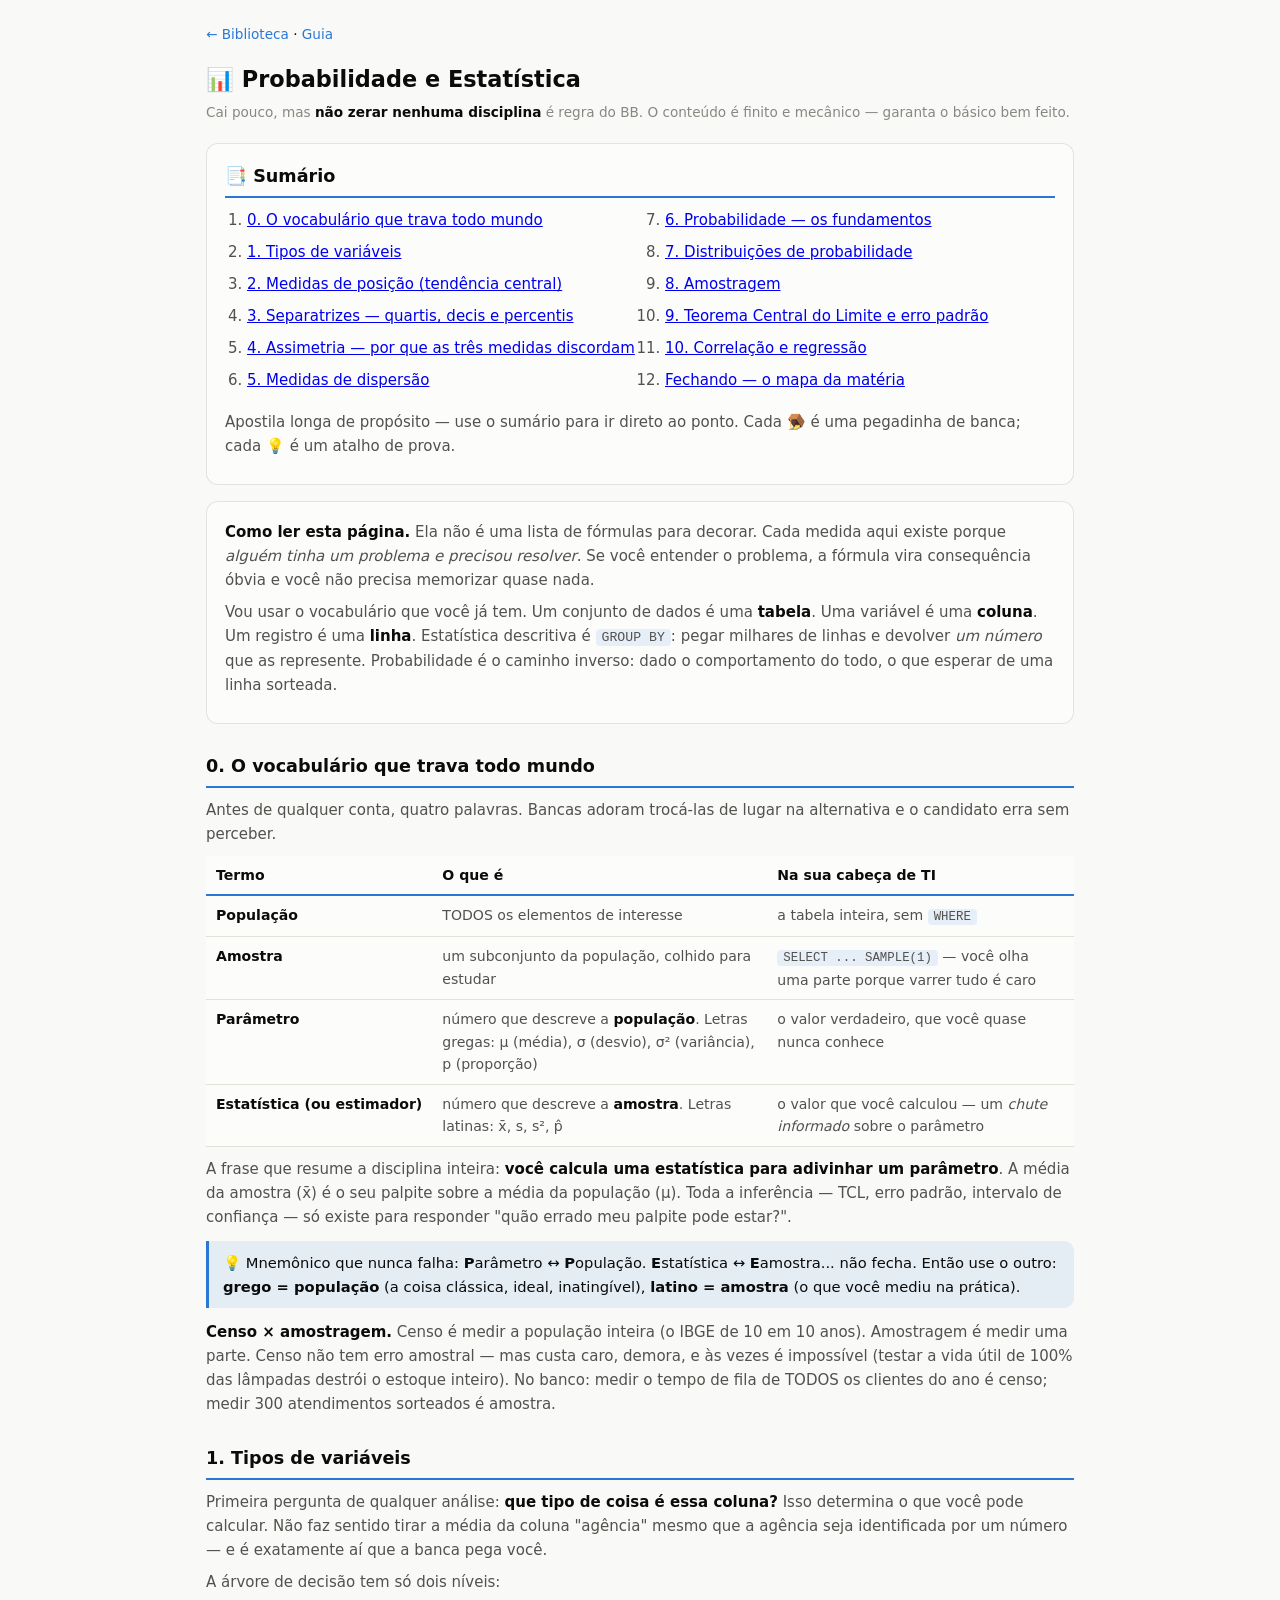
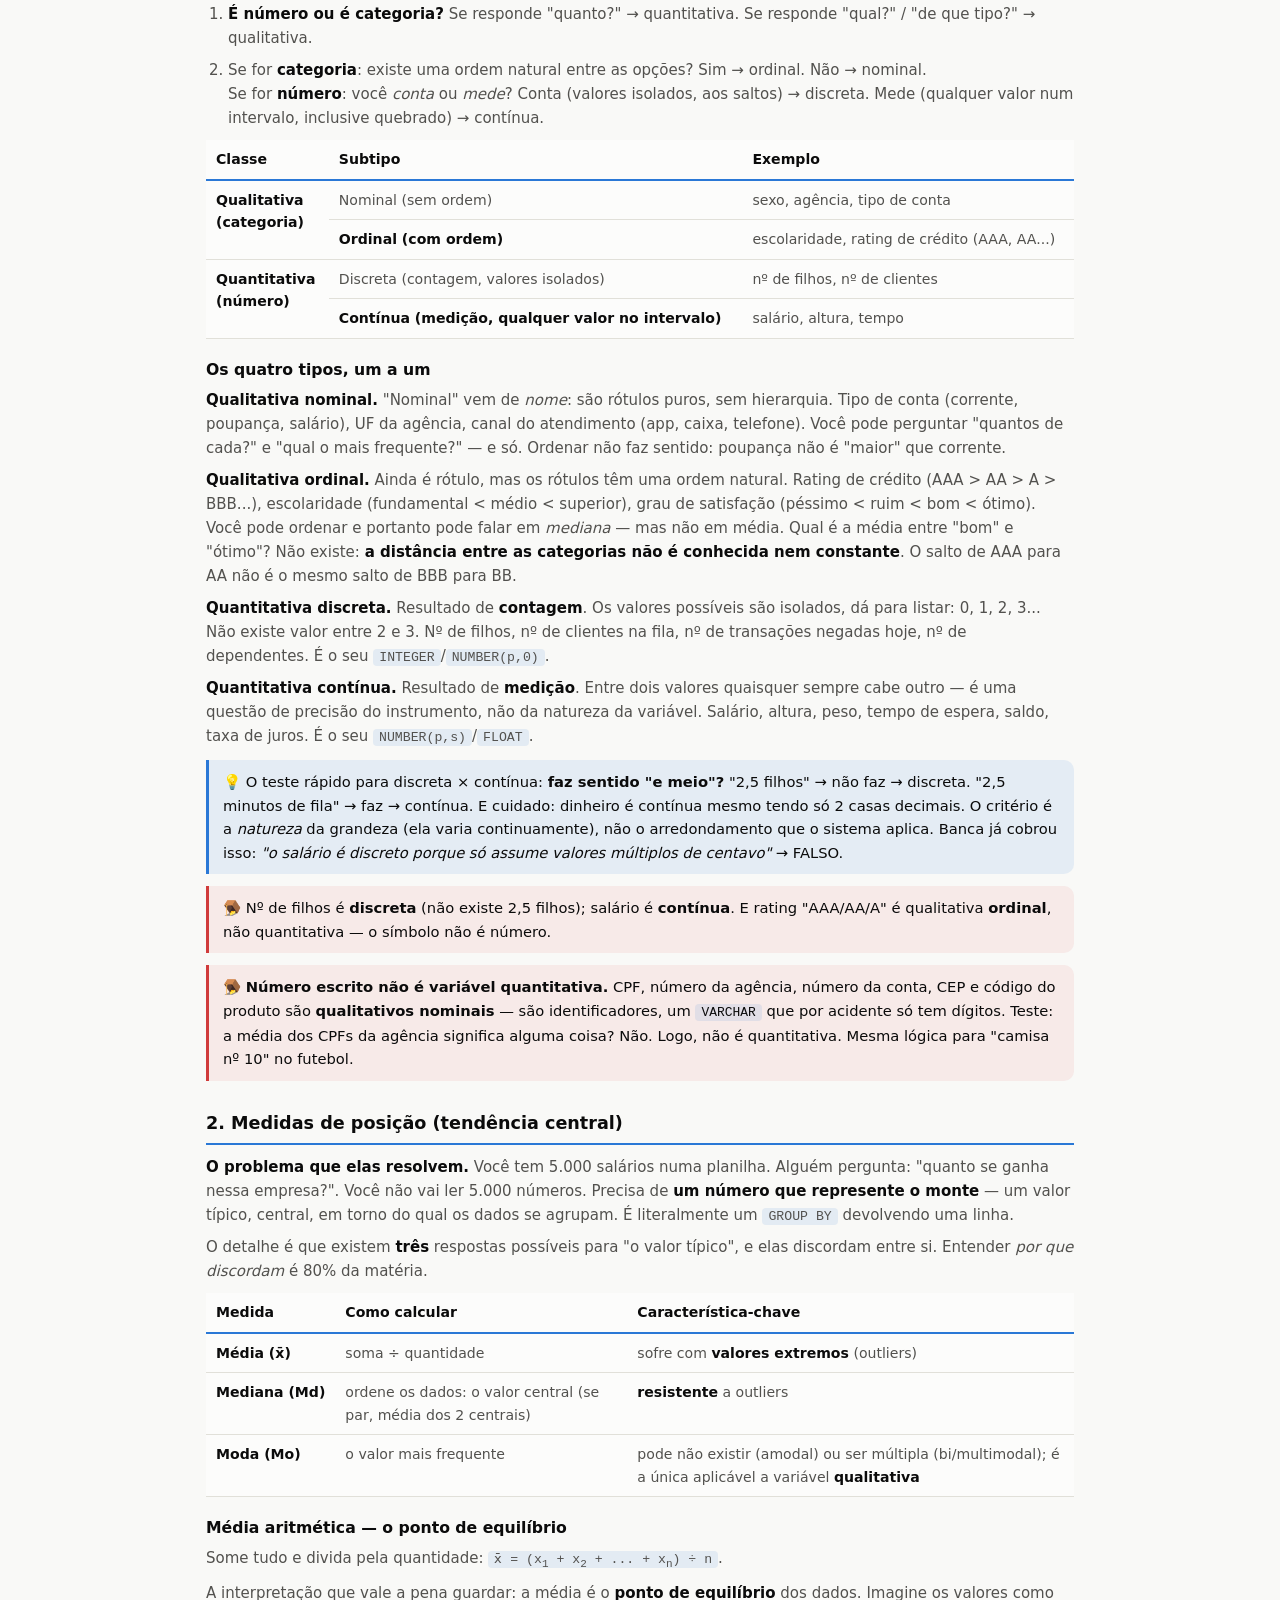
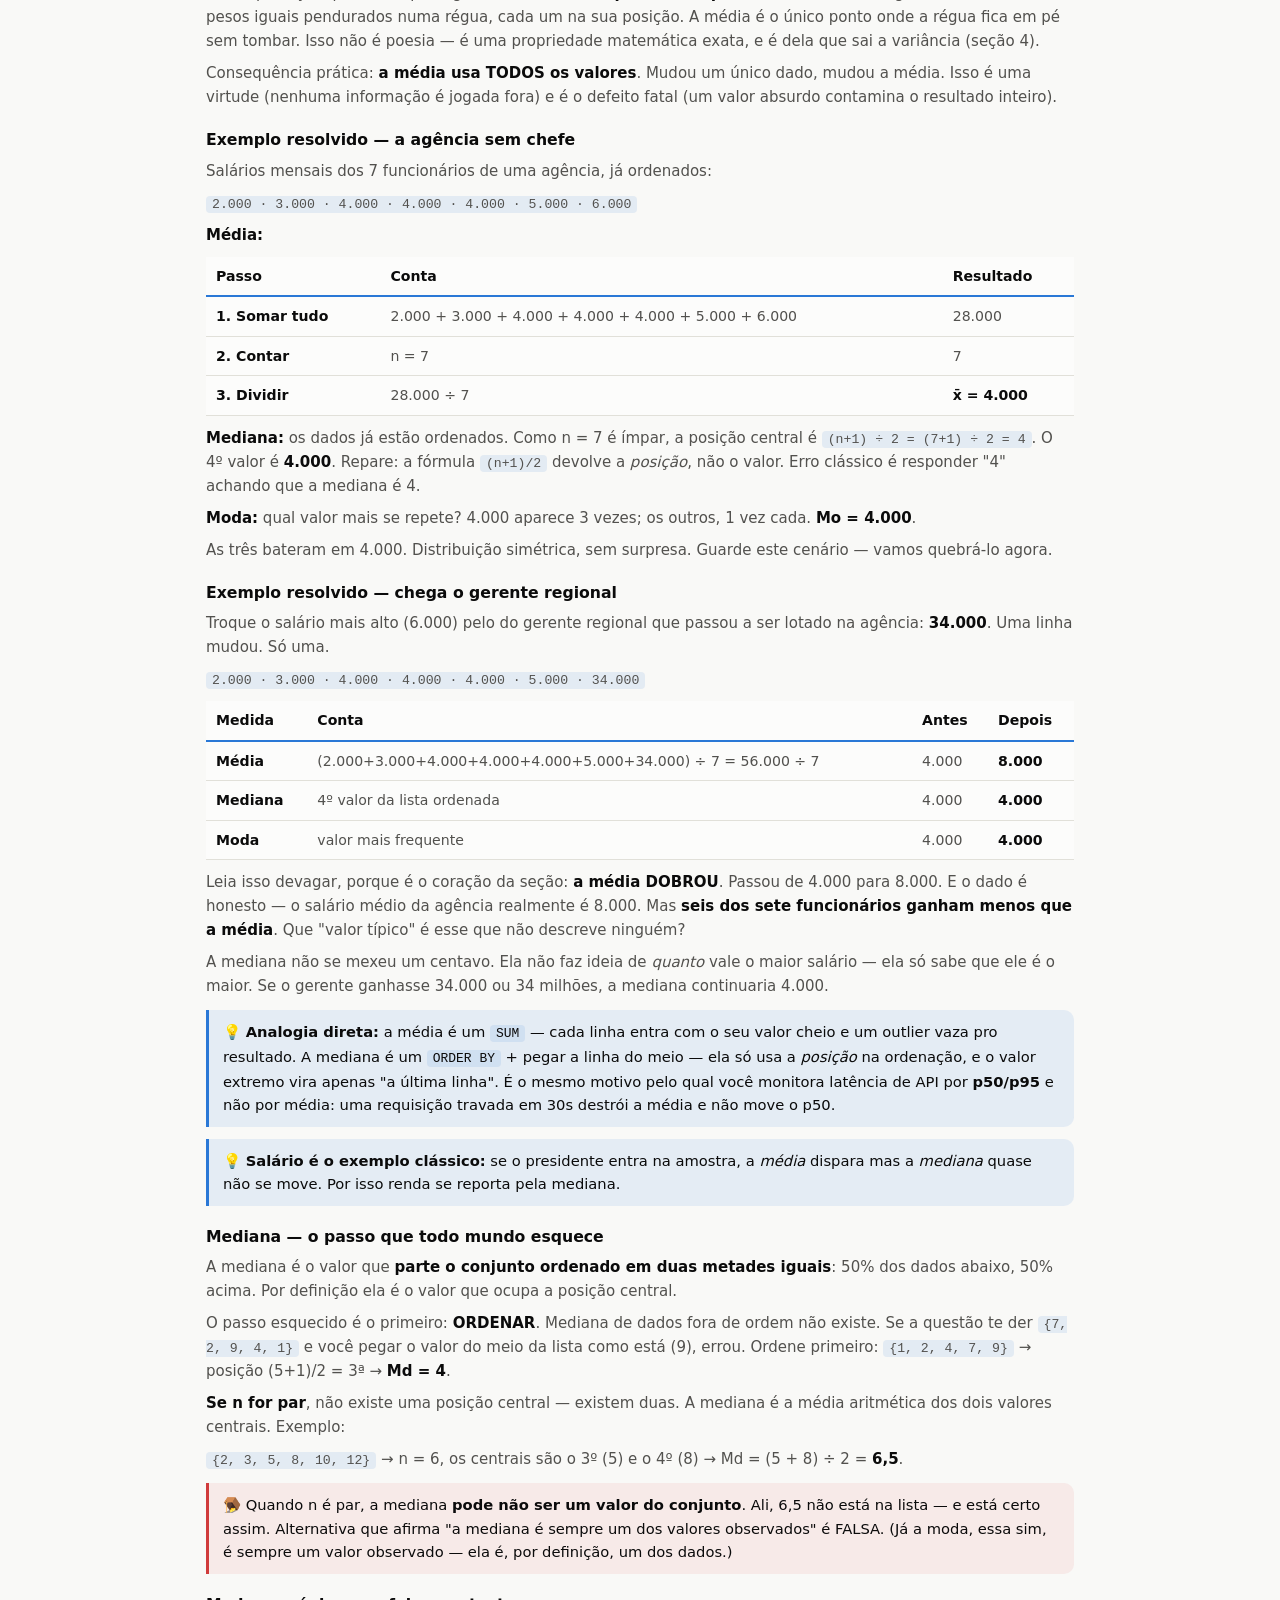
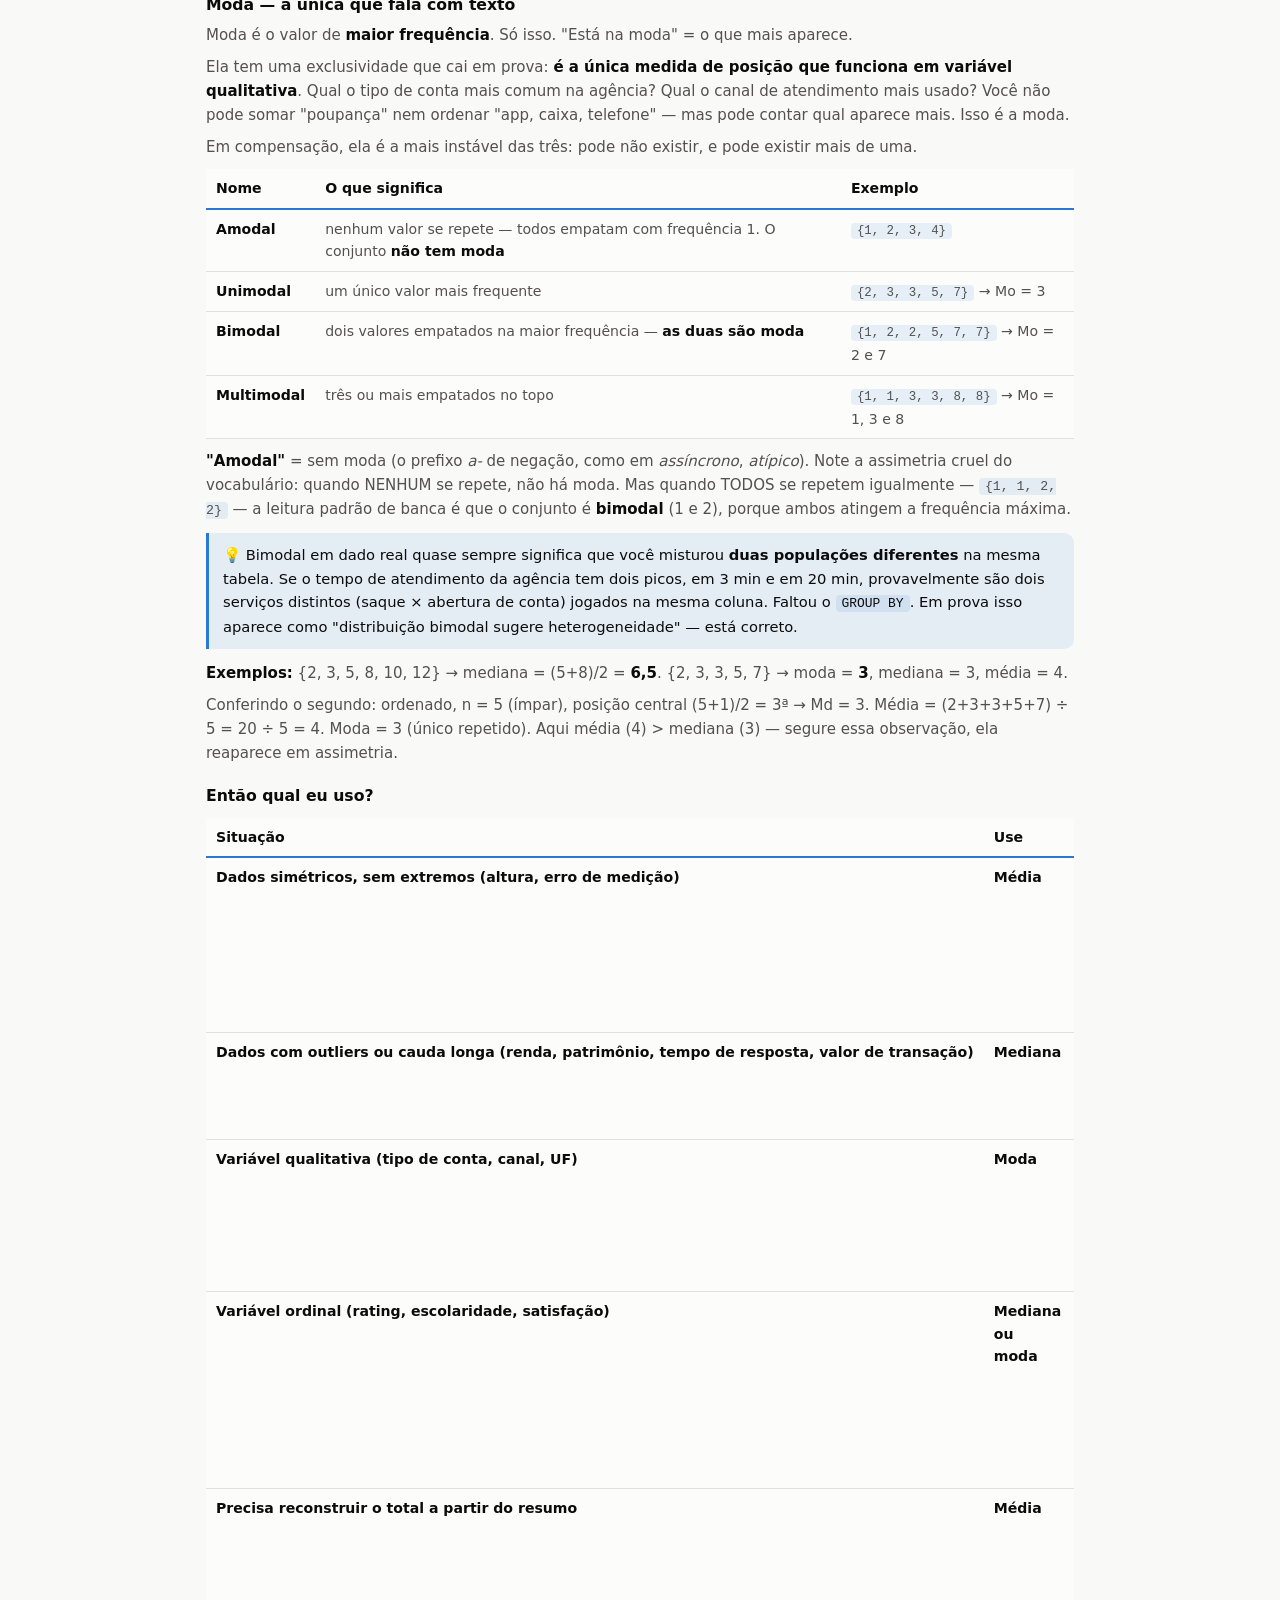
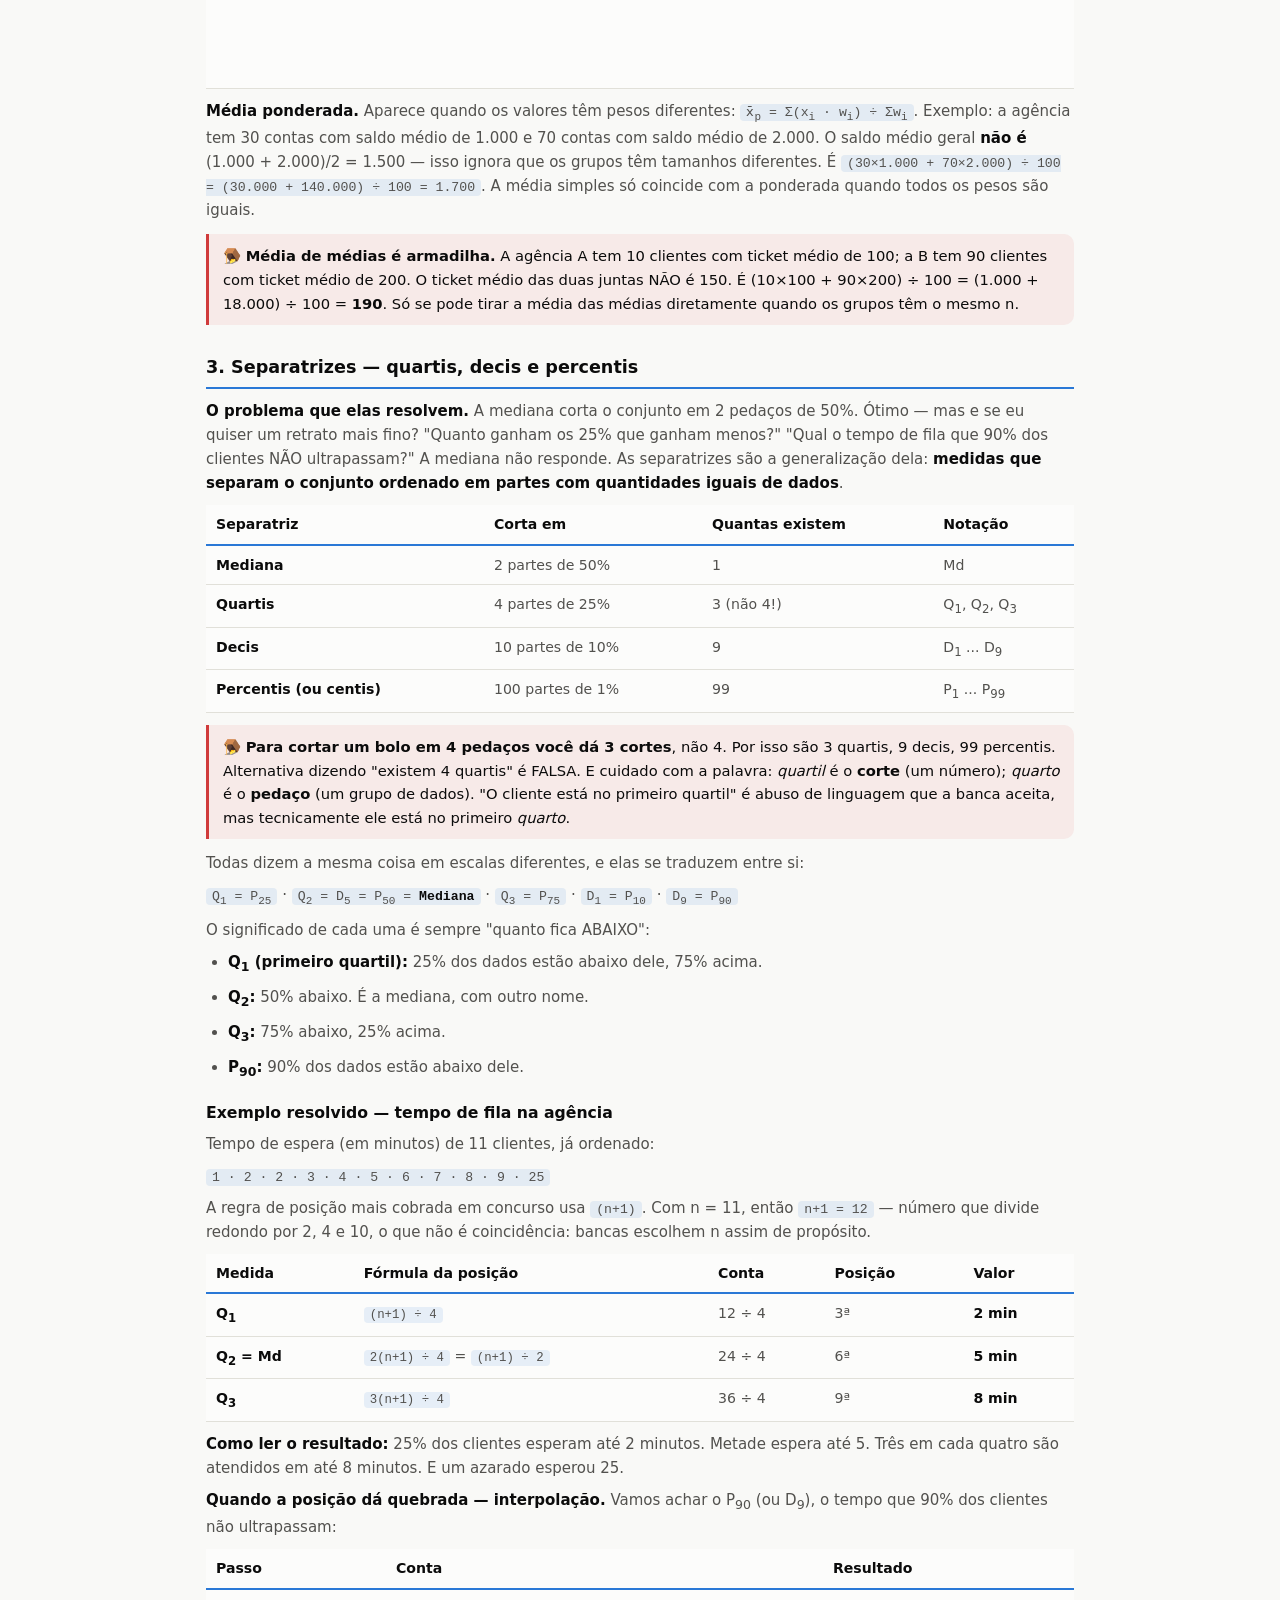
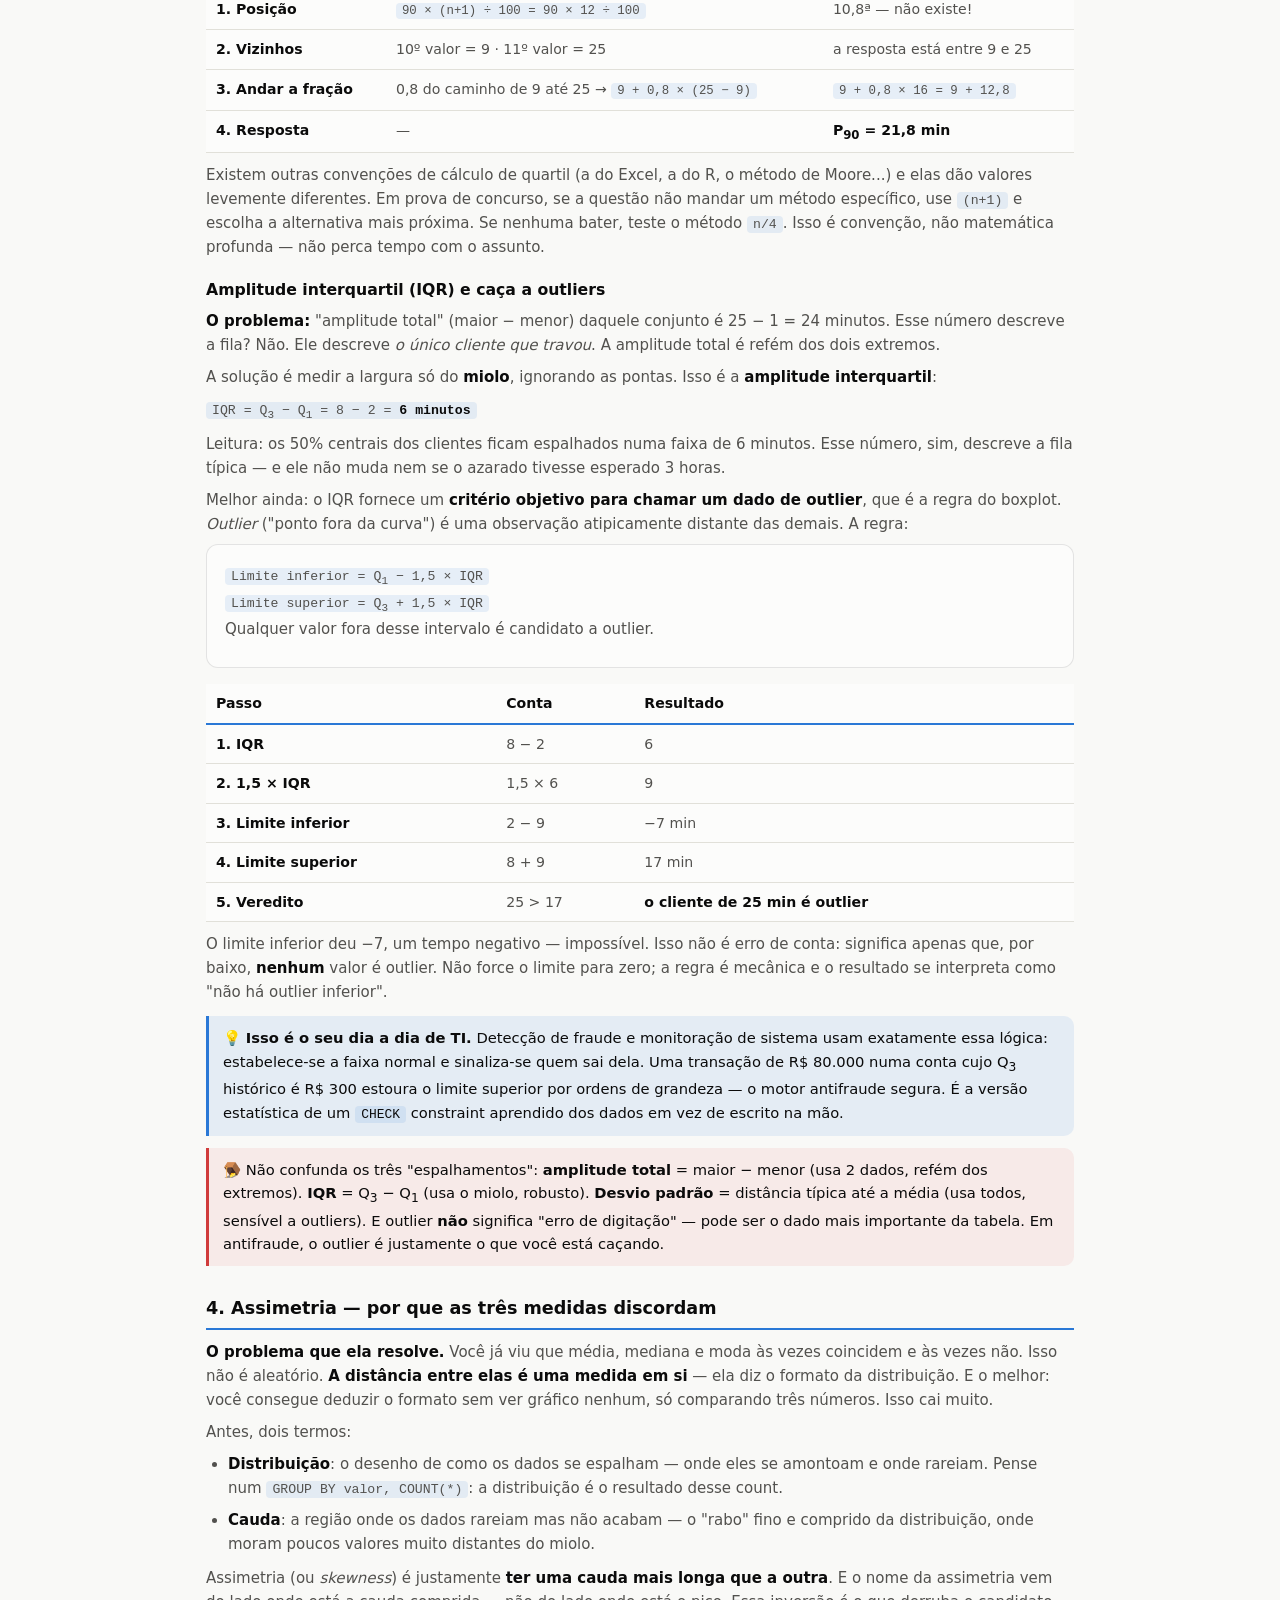
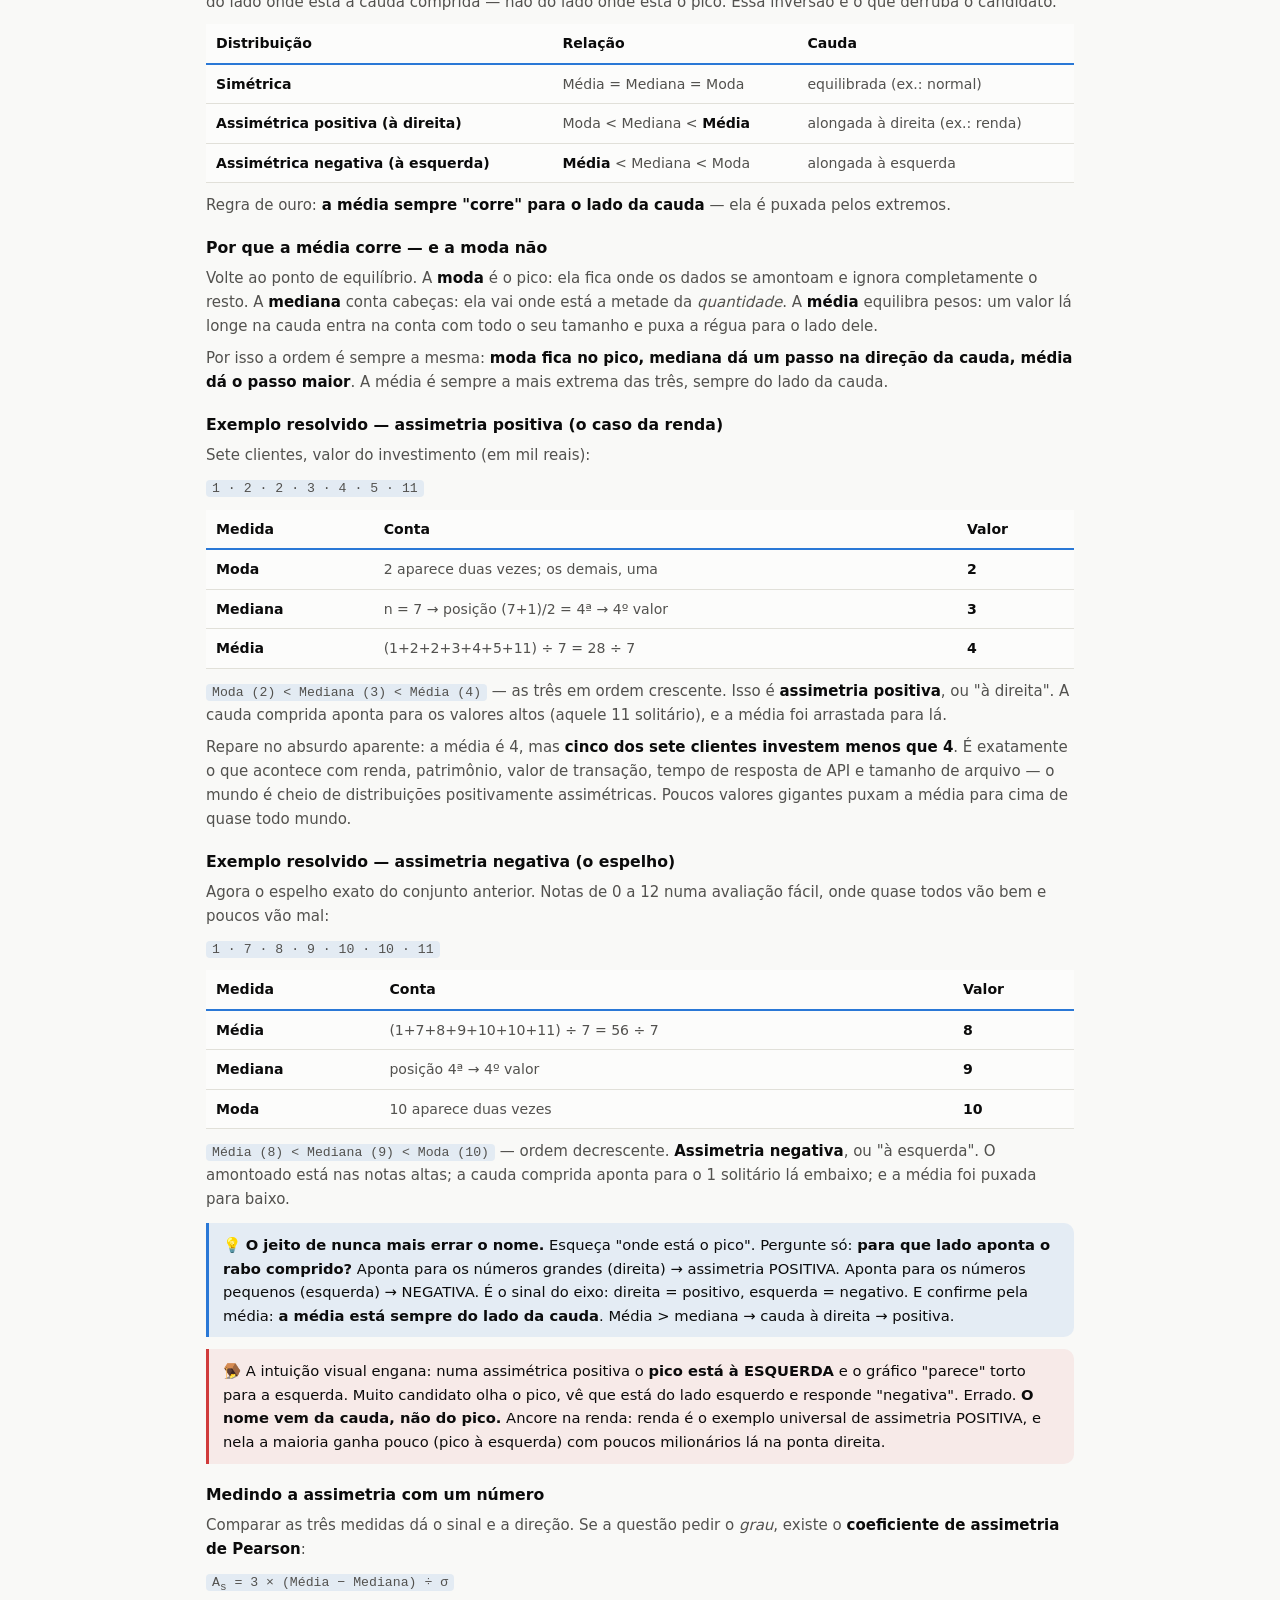
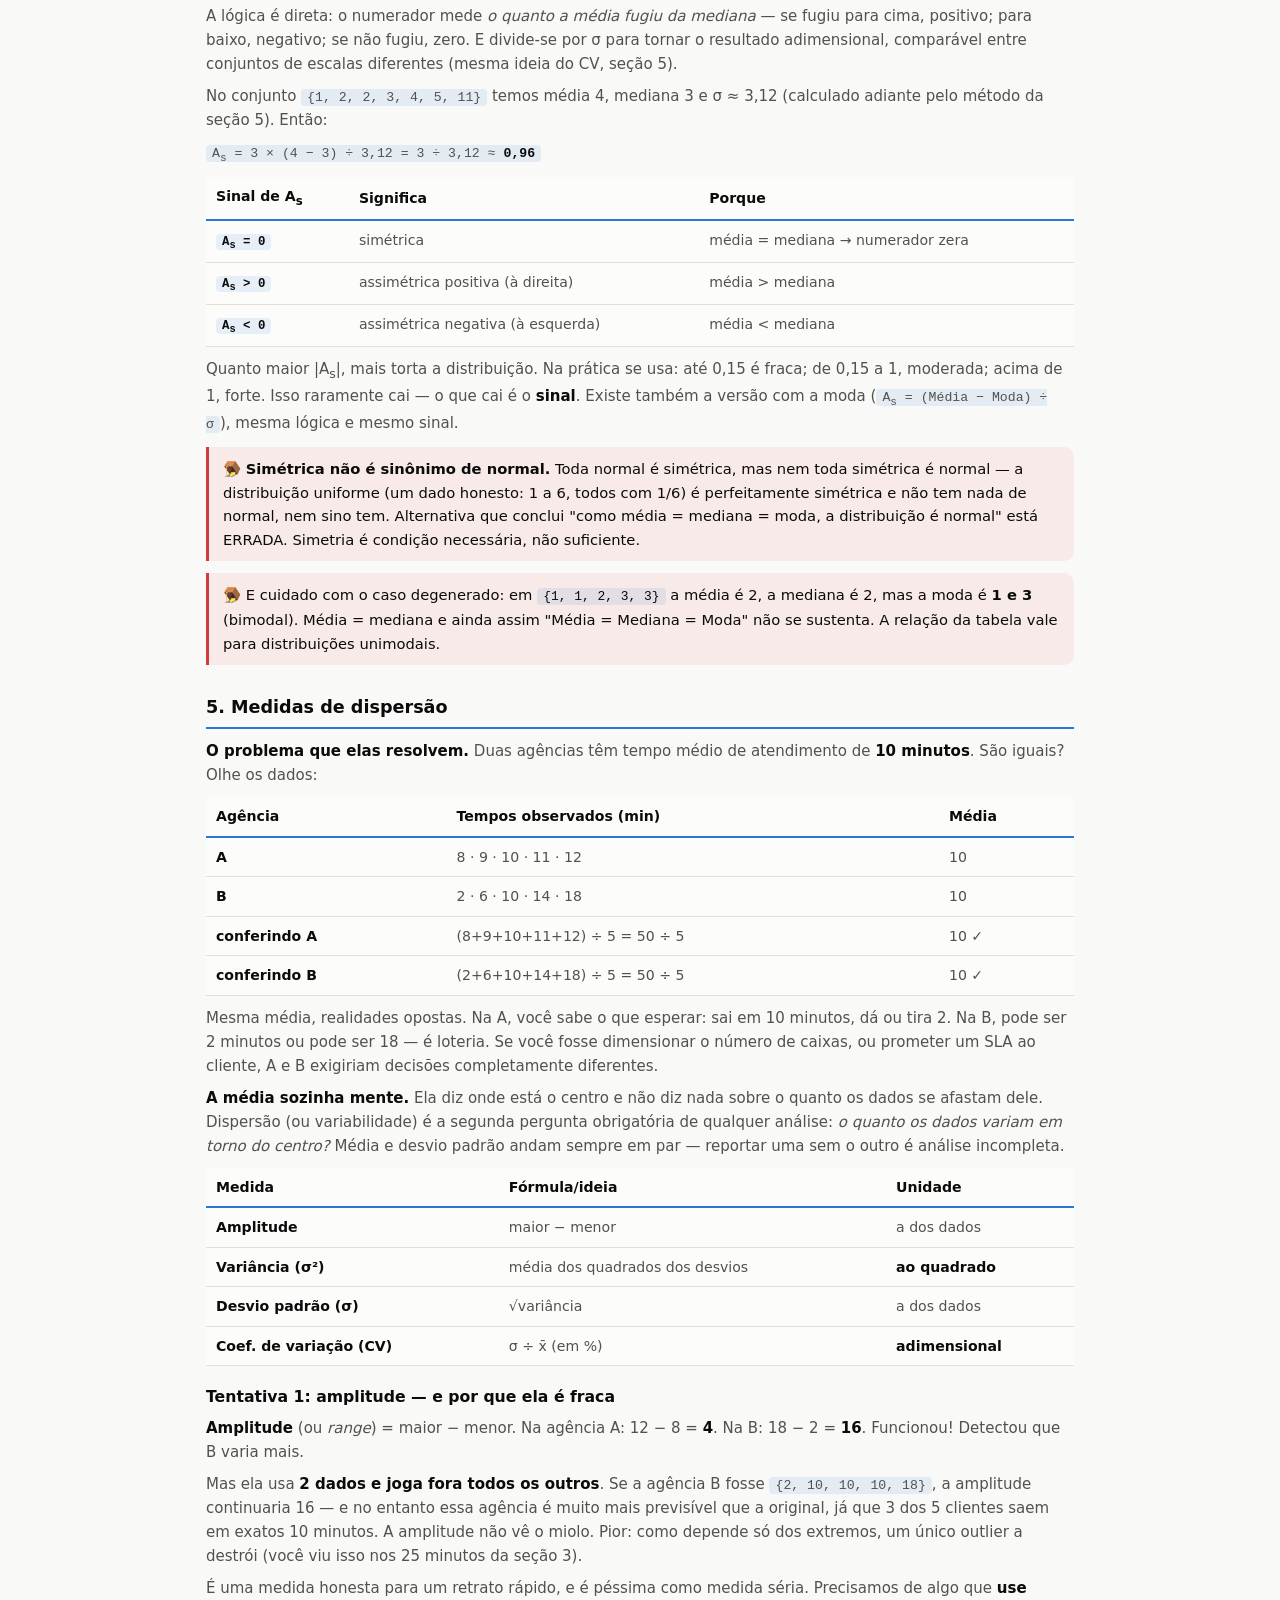
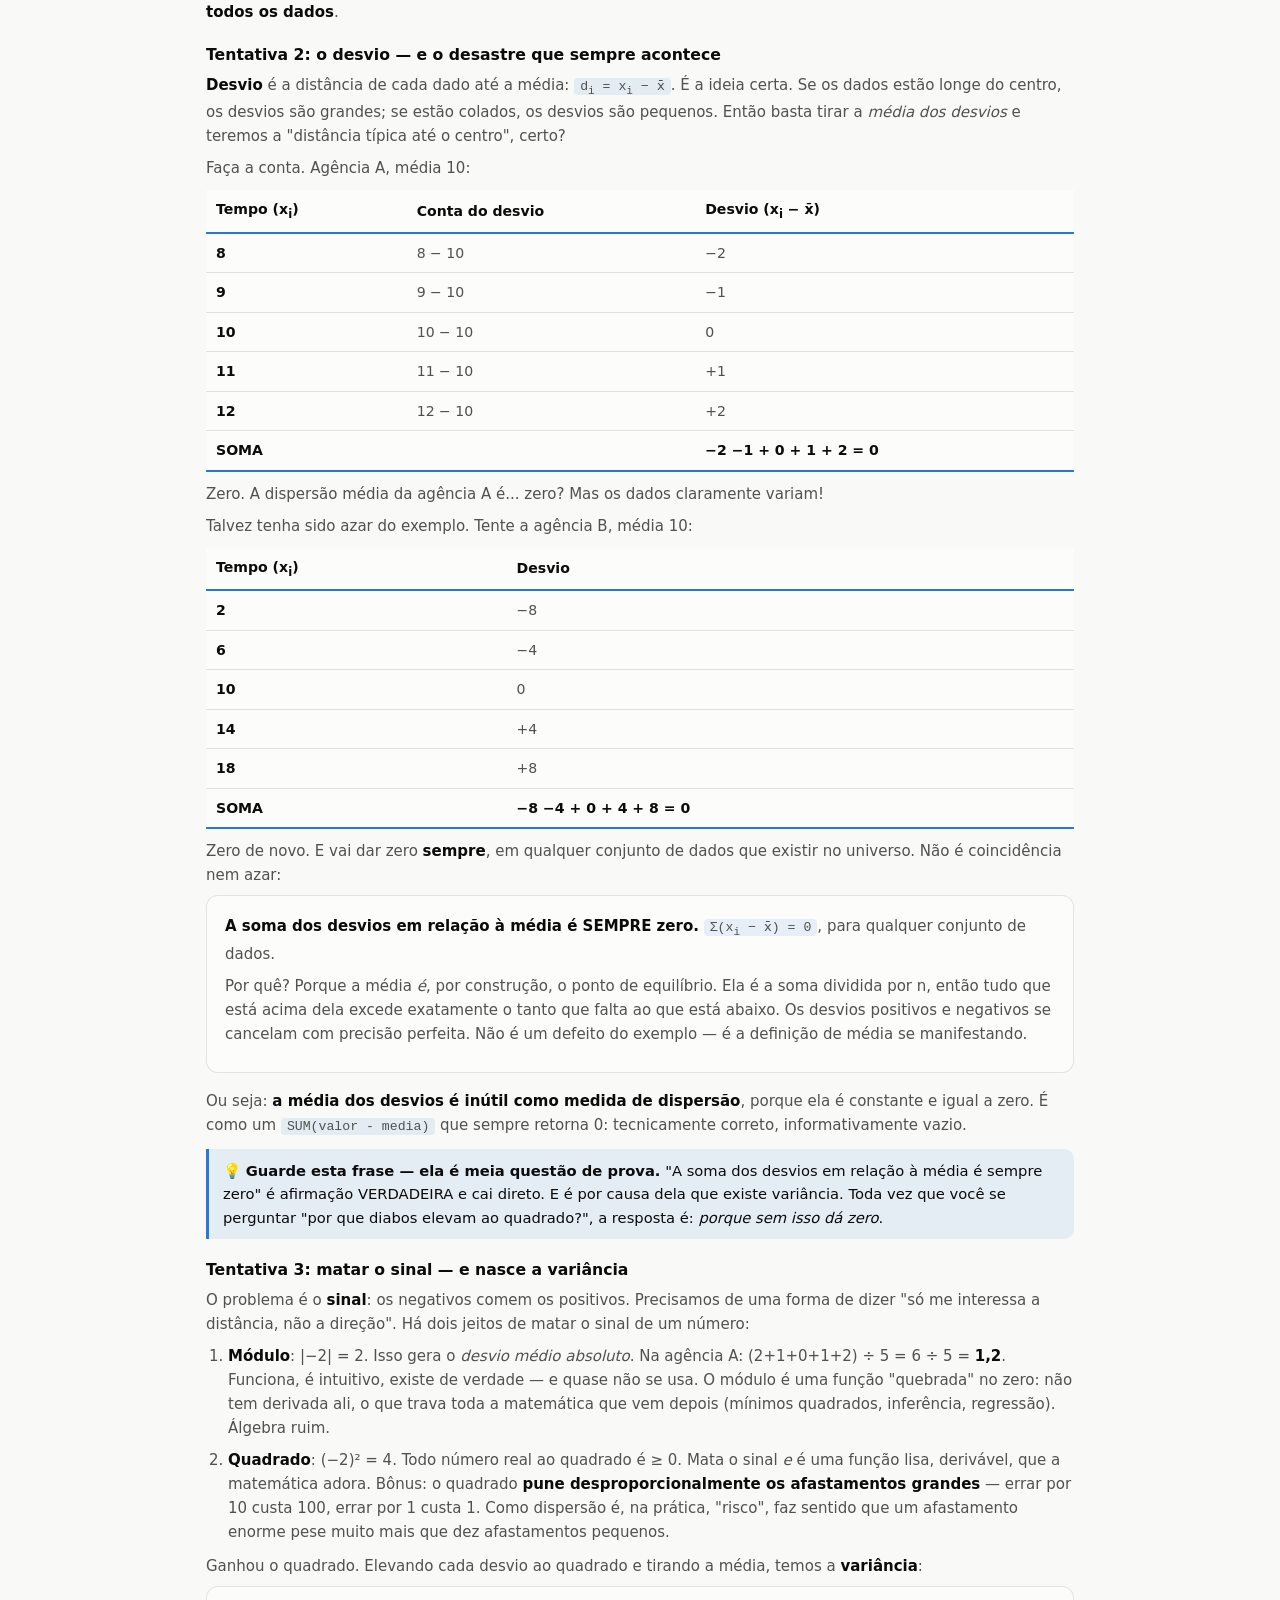
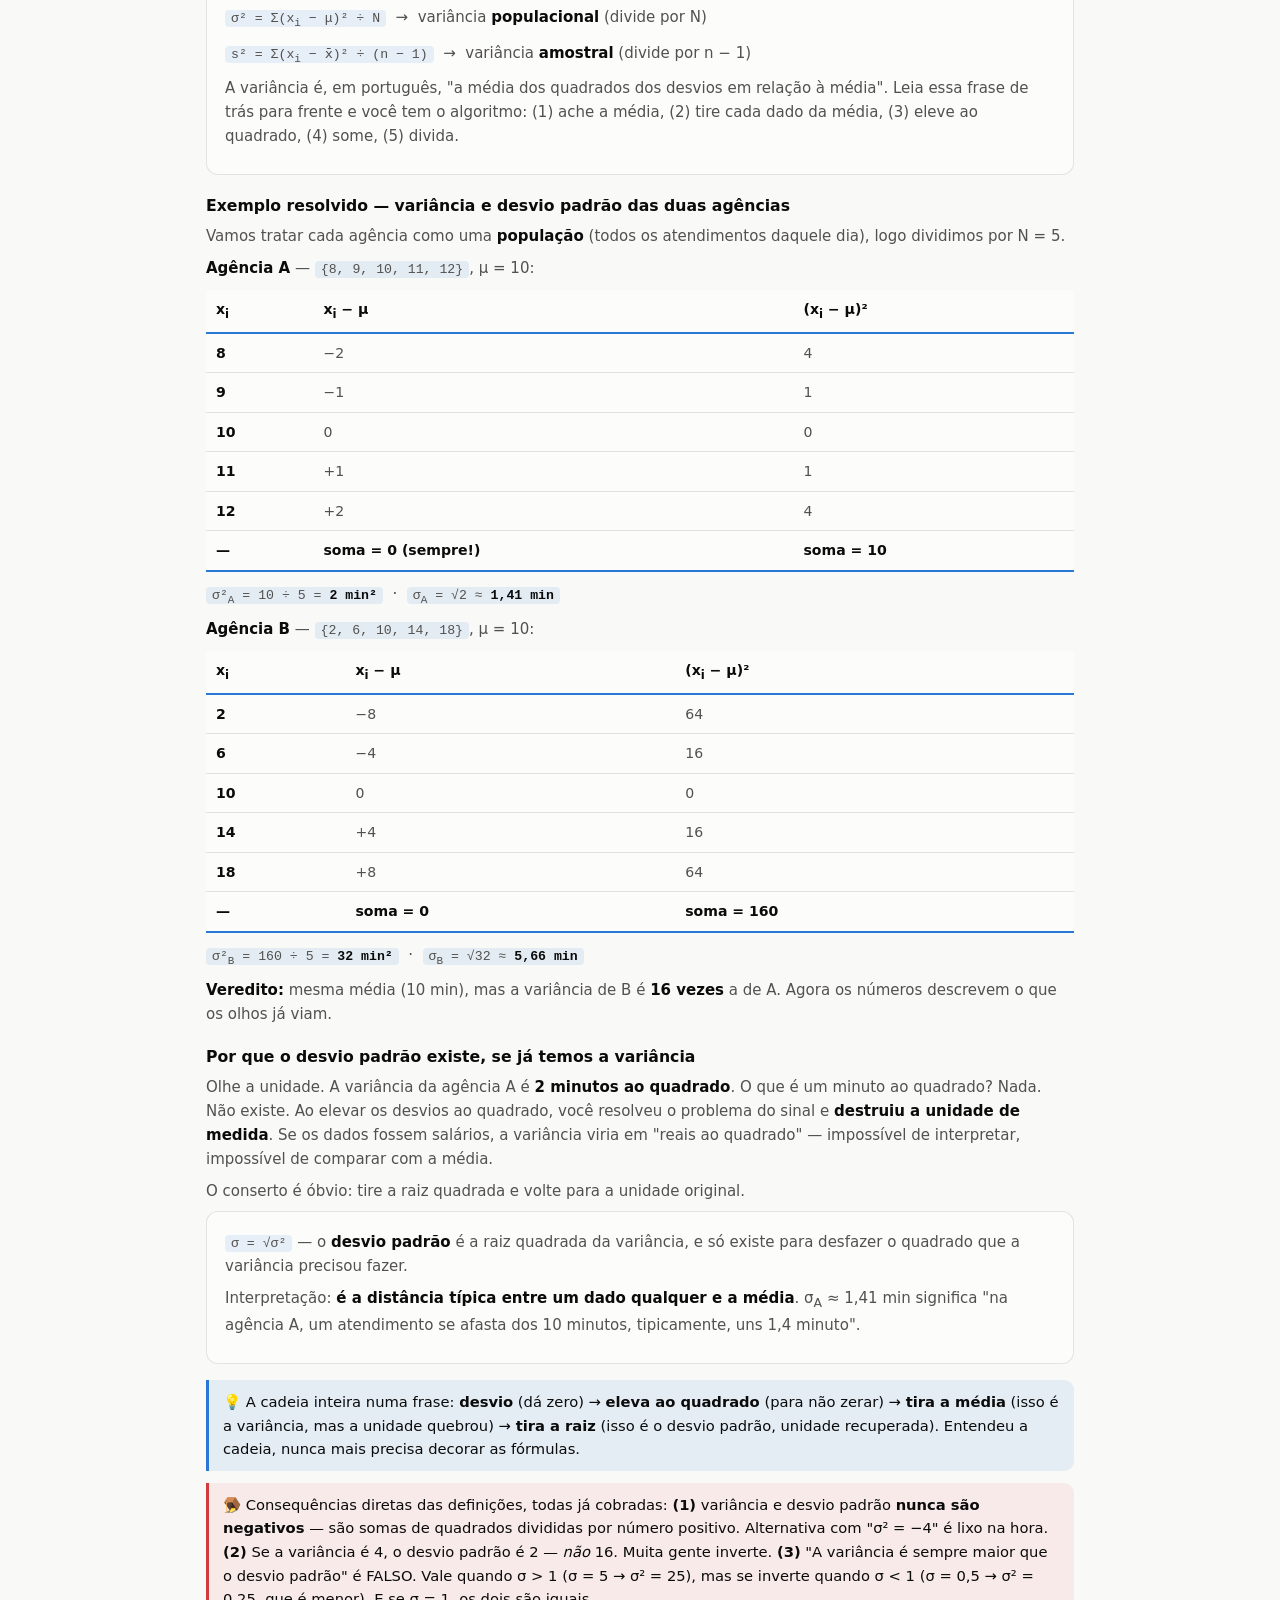
<file: resumos/estatistica.html>
<!DOCTYPE html>
<html lang="pt-BR">
<head>
<meta charset="UTF-8">
<meta name="viewport" content="width=device-width, initial-scale=1.0">
<title>Teoria — Probabilidade e Estatística</title>
<link rel="stylesheet" href="estilo.css">
</head>
<body>
<div class="wrap">
  <div class="nav"><a href="index.html">← Biblioteca</a> · <a href="../guia.html">Guia</a></div>
  <h1>📊 Probabilidade e Estatística</h1>
  <p class="sub">Cai pouco, mas <strong>não zerar nenhuma disciplina</strong> é regra do BB. O conteúdo é finito e mecânico — garanta o básico bem feito.</p>

  <div class="card" id="sumario">
    <h2 id="sec-sumario" style="margin-top:0">📑 Sumário</h2>
    <ol style="columns:2;column-gap:28px">
      <li><a href="#sec-0-o-vocabulario-que-trava-todo-mundo">0. O vocabulário que trava todo mundo</a></li>
      <li><a href="#sec-1-tipos-de-variaveis">1. Tipos de variáveis</a></li>
      <li><a href="#sec-2-medidas-de-posicao-tendencia-central">2. Medidas de posição (tendência central)</a></li>
      <li><a href="#sec-3-separatrizes-quartis-decis-e-percentis">3. Separatrizes — quartis, decis e percentis</a></li>
      <li><a href="#sec-4-assimetria-por-que-as-tres-medidas-discorda">4. Assimetria — por que as três medidas discordam</a></li>
      <li><a href="#sec-5-medidas-de-dispersao">5. Medidas de dispersão</a></li>
      <li><a href="#sec-6-probabilidade-os-fundamentos">6. Probabilidade — os fundamentos</a></li>
      <li><a href="#sec-7-distribuicoes-de-probabilidade">7. Distribuições de probabilidade</a></li>
      <li><a href="#sec-8-amostragem">8. Amostragem</a></li>
      <li><a href="#sec-9-teorema-central-do-limite-e-erro-padrao">9. Teorema Central do Limite e erro padrão</a></li>
      <li><a href="#sec-10-correlacao-e-regressao">10. Correlação e regressão</a></li>
      <li><a href="#sec-fechando-o-mapa-da-materia">Fechando — o mapa da matéria</a></li>
    </ol>
    <p class="muted" style="margin-top:8px">Apostila longa de propósito — use o sumário para ir direto ao ponto. Cada 🪤 é uma pegadinha de banca; cada 💡 é um atalho de prova.</p>
  </div>


  <div class="card">
    <p><strong>Como ler esta página.</strong> Ela não é uma lista de fórmulas para decorar. Cada medida aqui existe porque <em>alguém tinha um problema e precisou resolver</em>. Se você entender o problema, a fórmula vira consequência óbvia e você não precisa memorizar quase nada.</p>
    <p>Vou usar o vocabulário que você já tem. Um conjunto de dados é uma <strong>tabela</strong>. Uma variável é uma <strong>coluna</strong>. Um registro é uma <strong>linha</strong>. Estatística descritiva é <code>GROUP BY</code>: pegar milhares de linhas e devolver <em>um número</em> que as represente. Probabilidade é o caminho inverso: dado o comportamento do todo, o que esperar de uma linha sorteada.</p>
  </div>

  <h2 id="sec-0-o-vocabulario-que-trava-todo-mundo">0. O vocabulário que trava todo mundo</h2>
  <p>Antes de qualquer conta, quatro palavras. Bancas adoram trocá-las de lugar na alternativa e o candidato erra sem perceber.</p>

  <div class="table-scroll">
  <table>
    <tr><th>Termo</th><th>O que é</th><th>Na sua cabeça de TI</th></tr>
    <tr><td><strong>População</strong></td><td>TODOS os elementos de interesse</td><td>a tabela inteira, sem <code>WHERE</code></td></tr>
    <tr><td><strong>Amostra</strong></td><td>um subconjunto da população, colhido para estudar</td><td><code>SELECT ... SAMPLE(1)</code> — você olha uma parte porque varrer tudo é caro</td></tr>
    <tr><td><strong>Parâmetro</strong></td><td>número que descreve a <strong>população</strong>. Letras gregas: μ (média), σ (desvio), σ² (variância), p (proporção)</td><td>o valor verdadeiro, que você quase nunca conhece</td></tr>
    <tr><td><strong>Estatística</strong> (ou estimador)</td><td>número que descreve a <strong>amostra</strong>. Letras latinas: x̄, s, s², p̂</td><td>o valor que você calculou — um <em>chute informado</em> sobre o parâmetro</td></tr>
  </table>
  </div>

  <p>A frase que resume a disciplina inteira: <strong>você calcula uma estatística para adivinhar um parâmetro</strong>. A média da amostra (x̄) é o seu palpite sobre a média da população (μ). Toda a inferência — TCL, erro padrão, intervalo de confiança — só existe para responder "quão errado meu palpite pode estar?".</p>

  <div class="tip">💡 Mnemônico que nunca falha: <strong>P</strong>arâmetro ↔ <strong>P</strong>opulação. <strong>E</strong>statística ↔ <strong>E</strong>amostra... não fecha. Então use o outro: <strong>grego = população</strong> (a coisa clássica, ideal, inatingível), <strong>latino = amostra</strong> (o que você mediu na prática).</div>

  <p><strong>Censo × amostragem.</strong> Censo é medir a população inteira (o IBGE de 10 em 10 anos). Amostragem é medir uma parte. Censo não tem erro amostral — mas custa caro, demora, e às vezes é impossível (testar a vida útil de 100% das lâmpadas destrói o estoque inteiro). No banco: medir o tempo de fila de TODOS os clientes do ano é censo; medir 300 atendimentos sorteados é amostra.</p>

  <h2 id="sec-1-tipos-de-variaveis">1. Tipos de variáveis</h2>
  <p>Primeira pergunta de qualquer análise: <strong>que tipo de coisa é essa coluna?</strong> Isso determina o que você pode calcular. Não faz sentido tirar a média da coluna "agência" mesmo que a agência seja identificada por um número — e é exatamente aí que a banca pega você.</p>

  <p>A árvore de decisão tem só dois níveis:</p>
  <ol>
    <li><strong>É número ou é categoria?</strong> Se responde "quanto?" → quantitativa. Se responde "qual?" / "de que tipo?" → qualitativa.</li>
    <li>Se for <strong>categoria</strong>: existe uma ordem natural entre as opções? Sim → ordinal. Não → nominal.<br>
        Se for <strong>número</strong>: você <em>conta</em> ou <em>mede</em>? Conta (valores isolados, aos saltos) → discreta. Mede (qualquer valor num intervalo, inclusive quebrado) → contínua.</li>
  </ol>

  <div class="table-scroll">
  <table>
    <tr><th>Classe</th><th>Subtipo</th><th>Exemplo</th></tr>
    <tr><td rowspan="2"><strong>Qualitativa</strong><br>(categoria)</td><td>Nominal (sem ordem)</td><td>sexo, agência, tipo de conta</td></tr>
    <tr><td>Ordinal (com ordem)</td><td>escolaridade, rating de crédito (AAA, AA...)</td></tr>
    <tr><td rowspan="2"><strong>Quantitativa</strong><br>(número)</td><td>Discreta (contagem, valores isolados)</td><td>nº de filhos, nº de clientes</td></tr>
    <tr><td>Contínua (medição, qualquer valor no intervalo)</td><td>salário, altura, tempo</td></tr>
  </table>
  </div>

  <h3>Os quatro tipos, um a um</h3>

  <p><strong>Qualitativa nominal.</strong> "Nominal" vem de <em>nome</em>: são rótulos puros, sem hierarquia. Tipo de conta (corrente, poupança, salário), UF da agência, canal do atendimento (app, caixa, telefone). Você pode perguntar "quantos de cada?" e "qual o mais frequente?" — e só. Ordenar não faz sentido: poupança não é "maior" que corrente.</p>

  <p><strong>Qualitativa ordinal.</strong> Ainda é rótulo, mas os rótulos têm uma ordem natural. Rating de crédito (AAA &gt; AA &gt; A &gt; BBB...), escolaridade (fundamental &lt; médio &lt; superior), grau de satisfação (péssimo &lt; ruim &lt; bom &lt; ótimo). Você pode ordenar e portanto pode falar em <em>mediana</em> — mas não em média. Qual é a média entre "bom" e "ótimo"? Não existe: <strong>a distância entre as categorias não é conhecida nem constante</strong>. O salto de AAA para AA não é o mesmo salto de BBB para BB.</p>

  <p><strong>Quantitativa discreta.</strong> Resultado de <strong>contagem</strong>. Os valores possíveis são isolados, dá para listar: 0, 1, 2, 3... Não existe valor entre 2 e 3. Nº de filhos, nº de clientes na fila, nº de transações negadas hoje, nº de dependentes. É o seu <code>INTEGER</code>/<code>NUMBER(p,0)</code>.</p>

  <p><strong>Quantitativa contínua.</strong> Resultado de <strong>medição</strong>. Entre dois valores quaisquer sempre cabe outro — é uma questão de precisão do instrumento, não da natureza da variável. Salário, altura, peso, tempo de espera, saldo, taxa de juros. É o seu <code>NUMBER(p,s)</code>/<code>FLOAT</code>.</p>

  <div class="tip">💡 O teste rápido para discreta × contínua: <strong>faz sentido "e meio"?</strong> "2,5 filhos" → não faz → discreta. "2,5 minutos de fila" → faz → contínua. E cuidado: dinheiro é contínua mesmo tendo só 2 casas decimais. O critério é a <em>natureza</em> da grandeza (ela varia continuamente), não o arredondamento que o sistema aplica. Banca já cobrou isso: <em>"o salário é discreto porque só assume valores múltiplos de centavo"</em> → FALSO.</div>

  <div class="trap">🪤 Nº de filhos é <strong>discreta</strong> (não existe 2,5 filhos); salário é <strong>contínua</strong>. E rating "AAA/AA/A" é qualitativa <strong>ordinal</strong>, não quantitativa — o símbolo não é número.</div>

  <div class="trap">🪤 <strong>Número escrito não é variável quantitativa.</strong> CPF, número da agência, número da conta, CEP e código do produto são <strong>qualitativos nominais</strong> — são identificadores, um <code>VARCHAR</code> que por acidente só tem dígitos. Teste: a média dos CPFs da agência significa alguma coisa? Não. Logo, não é quantitativa. Mesma lógica para "camisa nº 10" no futebol.</div>

  <h2 id="sec-2-medidas-de-posicao-tendencia-central">2. Medidas de posição (tendência central)</h2>

  <p><strong>O problema que elas resolvem.</strong> Você tem 5.000 salários numa planilha. Alguém pergunta: "quanto se ganha nessa empresa?". Você não vai ler 5.000 números. Precisa de <strong>um número que represente o monte</strong> — um valor típico, central, em torno do qual os dados se agrupam. É literalmente um <code>GROUP BY</code> devolvendo uma linha.</p>

  <p>O detalhe é que existem <strong>três</strong> respostas possíveis para "o valor típico", e elas discordam entre si. Entender <em>por que discordam</em> é 80% da matéria.</p>

  <div class="table-scroll">
  <table>
    <tr><th>Medida</th><th>Como calcular</th><th>Característica-chave</th></tr>
    <tr><td><strong>Média</strong> (x̄)</td><td>soma ÷ quantidade</td><td>sofre com <strong>valores extremos</strong> (outliers)</td></tr>
    <tr><td><strong>Mediana</strong> (Md)</td><td>ordene os dados: o valor central (se par, média dos 2 centrais)</td><td><strong>resistente</strong> a outliers</td></tr>
    <tr><td><strong>Moda</strong> (Mo)</td><td>o valor mais frequente</td><td>pode não existir (amodal) ou ser múltipla (bi/multimodal); é a única aplicável a variável <strong>qualitativa</strong></td></tr>
  </table>
  </div>

  <h3>Média aritmética — o ponto de equilíbrio</h3>

  <p>Some tudo e divida pela quantidade: <code>x̄ = (x<sub>1</sub> + x<sub>2</sub> + ... + x<sub>n</sub>) ÷ n</code>.</p>

  <p>A interpretação que vale a pena guardar: a média é o <strong>ponto de equilíbrio</strong> dos dados. Imagine os valores como pesos iguais pendurados numa régua, cada um na sua posição. A média é o único ponto onde a régua fica em pé sem tombar. Isso não é poesia — é uma propriedade matemática exata, e é dela que sai a variância (seção 4).</p>

  <p>Consequência prática: <strong>a média usa TODOS os valores</strong>. Mudou um único dado, mudou a média. Isso é uma virtude (nenhuma informação é jogada fora) e é o defeito fatal (um valor absurdo contamina o resultado inteiro).</p>

  <h3>Exemplo resolvido — a agência sem chefe</h3>

  <p>Salários mensais dos 7 funcionários de uma agência, já ordenados:</p>
  <p><code>2.000 · 3.000 · 4.000 · 4.000 · 4.000 · 5.000 · 6.000</code></p>

  <p><strong>Média:</strong></p>
  <div class="table-scroll">
  <table>
    <tr><th>Passo</th><th>Conta</th><th>Resultado</th></tr>
    <tr><td>1. Somar tudo</td><td>2.000 + 3.000 + 4.000 + 4.000 + 4.000 + 5.000 + 6.000</td><td>28.000</td></tr>
    <tr><td>2. Contar</td><td>n = 7</td><td>7</td></tr>
    <tr><td>3. Dividir</td><td>28.000 ÷ 7</td><td><strong>x̄ = 4.000</strong></td></tr>
  </table>
  </div>

  <p><strong>Mediana:</strong> os dados já estão ordenados. Como n = 7 é ímpar, a posição central é <code>(n+1) ÷ 2 = (7+1) ÷ 2 = 4</code>. O 4º valor é <strong>4.000</strong>. Repare: a fórmula <code>(n+1)/2</code> devolve a <em>posição</em>, não o valor. Erro clássico é responder "4" achando que a mediana é 4.</p>

  <p><strong>Moda:</strong> qual valor mais se repete? 4.000 aparece 3 vezes; os outros, 1 vez cada. <strong>Mo = 4.000</strong>.</p>

  <p>As três bateram em 4.000. Distribuição simétrica, sem surpresa. Guarde este cenário — vamos quebrá-lo agora.</p>

  <h3>Exemplo resolvido — chega o gerente regional</h3>

  <p>Troque o salário mais alto (6.000) pelo do gerente regional que passou a ser lotado na agência: <strong>34.000</strong>. Uma linha mudou. Só uma.</p>
  <p><code>2.000 · 3.000 · 4.000 · 4.000 · 4.000 · 5.000 · 34.000</code></p>

  <div class="table-scroll">
  <table>
    <tr><th>Medida</th><th>Conta</th><th>Antes</th><th>Depois</th></tr>
    <tr><td>Média</td><td>(2.000+3.000+4.000+4.000+4.000+5.000+34.000) ÷ 7 = 56.000 ÷ 7</td><td>4.000</td><td><strong>8.000</strong></td></tr>
    <tr><td>Mediana</td><td>4º valor da lista ordenada</td><td>4.000</td><td><strong>4.000</strong></td></tr>
    <tr><td>Moda</td><td>valor mais frequente</td><td>4.000</td><td><strong>4.000</strong></td></tr>
  </table>
  </div>

  <p>Leia isso devagar, porque é o coração da seção: <strong>a média DOBROU</strong>. Passou de 4.000 para 8.000. E o dado é honesto — o salário médio da agência realmente é 8.000. Mas <strong>seis dos sete funcionários ganham menos que a média</strong>. Que "valor típico" é esse que não descreve ninguém?</p>

  <p>A mediana não se mexeu um centavo. Ela não faz ideia de <em>quanto</em> vale o maior salário — ela só sabe que ele é o maior. Se o gerente ganhasse 34.000 ou 34 milhões, a mediana continuaria 4.000.</p>

  <div class="tip">💡 <strong>Analogia direta:</strong> a média é um <code>SUM</code> — cada linha entra com o seu valor cheio e um outlier vaza pro resultado. A mediana é um <code>ORDER BY</code> + pegar a linha do meio — ela só usa a <em>posição</em> na ordenação, e o valor extremo vira apenas "a última linha". É o mesmo motivo pelo qual você monitora latência de API por <strong>p50/p95</strong> e não por média: uma requisição travada em 30s destrói a média e não move o p50.</div>

  <div class="tip">💡 <strong>Salário é o exemplo clássico:</strong> se o presidente entra na amostra, a <em>média</em> dispara mas a <em>mediana</em> quase não se move. Por isso renda se reporta pela mediana.</div>

  <h3>Mediana — o passo que todo mundo esquece</h3>

  <p>A mediana é o valor que <strong>parte o conjunto ordenado em duas metades iguais</strong>: 50% dos dados abaixo, 50% acima. Por definição ela é o valor que ocupa a posição central.</p>

  <p>O passo esquecido é o primeiro: <strong>ORDENAR</strong>. Mediana de dados fora de ordem não existe. Se a questão te der <code>{7, 2, 9, 4, 1}</code> e você pegar o valor do meio da lista como está (9), errou. Ordene primeiro: <code>{1, 2, 4, 7, 9}</code> → posição (5+1)/2 = 3ª → <strong>Md = 4</strong>.</p>

  <p><strong>Se n for par</strong>, não existe uma posição central — existem duas. A mediana é a média aritmética dos dois valores centrais. Exemplo:</p>
  <p><code>{2, 3, 5, 8, 10, 12}</code> → n = 6, os centrais são o 3º (5) e o 4º (8) → Md = (5 + 8) ÷ 2 = <strong>6,5</strong>.</p>

  <div class="trap">🪤 Quando n é par, a mediana <strong>pode não ser um valor do conjunto</strong>. Ali, 6,5 não está na lista — e está certo assim. Alternativa que afirma "a mediana é sempre um dos valores observados" é FALSA. (Já a moda, essa sim, é sempre um valor observado — ela é, por definição, um dos dados.)</div>

  <h3>Moda — a única que fala com texto</h3>

  <p>Moda é o valor de <strong>maior frequência</strong>. Só isso. "Está na moda" = o que mais aparece.</p>

  <p>Ela tem uma exclusividade que cai em prova: <strong>é a única medida de posição que funciona em variável qualitativa</strong>. Qual o tipo de conta mais comum na agência? Qual o canal de atendimento mais usado? Você não pode somar "poupança" nem ordenar "app, caixa, telefone" — mas pode contar qual aparece mais. Isso é a moda.</p>

  <p>Em compensação, ela é a mais instável das três: pode não existir, e pode existir mais de uma.</p>

  <div class="table-scroll">
  <table>
    <tr><th>Nome</th><th>O que significa</th><th>Exemplo</th></tr>
    <tr><td><strong>Amodal</strong></td><td>nenhum valor se repete — todos empatam com frequência 1. O conjunto <strong>não tem moda</strong></td><td><code>{1, 2, 3, 4}</code></td></tr>
    <tr><td><strong>Unimodal</strong></td><td>um único valor mais frequente</td><td><code>{2, 3, 3, 5, 7}</code> → Mo = 3</td></tr>
    <tr><td><strong>Bimodal</strong></td><td>dois valores empatados na maior frequência — <strong>as duas são moda</strong></td><td><code>{1, 2, 2, 5, 7, 7}</code> → Mo = 2 e 7</td></tr>
    <tr><td><strong>Multimodal</strong></td><td>três ou mais empatados no topo</td><td><code>{1, 1, 3, 3, 8, 8}</code> → Mo = 1, 3 e 8</td></tr>
  </table>
  </div>

  <p><strong>"Amodal"</strong> = sem moda (o prefixo <em>a-</em> de negação, como em <em>assíncrono</em>, <em>atípico</em>). Note a assimetria cruel do vocabulário: quando NENHUM se repete, não há moda. Mas quando TODOS se repetem igualmente — <code>{1, 1, 2, 2}</code> — a leitura padrão de banca é que o conjunto é <strong>bimodal</strong> (1 e 2), porque ambos atingem a frequência máxima.</p>

  <div class="tip">💡 Bimodal em dado real quase sempre significa que você misturou <strong>duas populações diferentes</strong> na mesma tabela. Se o tempo de atendimento da agência tem dois picos, em 3 min e em 20 min, provavelmente são dois serviços distintos (saque × abertura de conta) jogados na mesma coluna. Faltou o <code>GROUP BY</code>. Em prova isso aparece como "distribuição bimodal sugere heterogeneidade" — está correto.</div>

  <p><strong>Exemplos:</strong> {2, 3, 5, 8, 10, 12} → mediana = (5+8)/2 = <strong>6,5</strong>. {2, 3, 3, 5, 7} → moda = <strong>3</strong>, mediana = 3, média = 4.</p>
  <p class="muted">Conferindo o segundo: ordenado, n = 5 (ímpar), posição central (5+1)/2 = 3ª → Md = 3. Média = (2+3+3+5+7) ÷ 5 = 20 ÷ 5 = 4. Moda = 3 (único repetido). Aqui média (4) &gt; mediana (3) — segure essa observação, ela reaparece em assimetria.</p>

  <h3>Então qual eu uso?</h3>

  <div class="table-scroll">
  <table>
    <tr><th>Situação</th><th>Use</th><th>Por quê</th></tr>
    <tr><td>Dados simétricos, sem extremos (altura, erro de medição)</td><td><strong>Média</strong></td><td>usa toda a informação e é a mais estável de amostra para amostra</td></tr>
    <tr><td>Dados com outliers ou cauda longa (renda, patrimônio, tempo de resposta, valor de transação)</td><td><strong>Mediana</strong></td><td>não é arrastada pelos extremos</td></tr>
    <tr><td>Variável qualitativa (tipo de conta, canal, UF)</td><td><strong>Moda</strong></td><td>é a única possível — não dá para somar nem ordenar categorias</td></tr>
    <tr><td>Variável ordinal (rating, escolaridade, satisfação)</td><td><strong>Mediana ou moda</strong></td><td>dá para ordenar (logo, mediana), mas não somar (logo, nada de média)</td></tr>
    <tr><td>Precisa reconstruir o total a partir do resumo</td><td><strong>Média</strong></td><td>é a única com <code>x̄ × n = soma</code>. Folha de pagamento = média × nº de funcionários</td></tr>
  </table>
  </div>

  <p><strong>Média ponderada.</strong> Aparece quando os valores têm pesos diferentes: <code>x̄<sub>p</sub> = Σ(x<sub>i</sub> · w<sub>i</sub>) ÷ Σw<sub>i</sub></code>. Exemplo: a agência tem 30 contas com saldo médio de 1.000 e 70 contas com saldo médio de 2.000. O saldo médio geral <strong>não é</strong> (1.000 + 2.000)/2 = 1.500 — isso ignora que os grupos têm tamanhos diferentes. É <code>(30×1.000 + 70×2.000) ÷ 100 = (30.000 + 140.000) ÷ 100 = 1.700</code>. A média simples só coincide com a ponderada quando todos os pesos são iguais.</p>

  <div class="trap">🪤 <strong>Média de médias é armadilha.</strong> A agência A tem 10 clientes com ticket médio de 100; a B tem 90 clientes com ticket médio de 200. O ticket médio das duas juntas NÃO é 150. É (10×100 + 90×200) ÷ 100 = (1.000 + 18.000) ÷ 100 = <strong>190</strong>. Só se pode tirar a média das médias diretamente quando os grupos têm o mesmo n.</div>

  <h2 id="sec-3-separatrizes-quartis-decis-e-percentis">3. Separatrizes — quartis, decis e percentis</h2>

  <p><strong>O problema que elas resolvem.</strong> A mediana corta o conjunto em 2 pedaços de 50%. Ótimo — mas e se eu quiser um retrato mais fino? "Quanto ganham os 25% que ganham menos?" "Qual o tempo de fila que 90% dos clientes NÃO ultrapassam?" A mediana não responde. As separatrizes são a generalização dela: <strong>medidas que separam o conjunto ordenado em partes com quantidades iguais de dados</strong>.</p>

  <div class="table-scroll">
  <table>
    <tr><th>Separatriz</th><th>Corta em</th><th>Quantas existem</th><th>Notação</th></tr>
    <tr><td><strong>Mediana</strong></td><td>2 partes de 50%</td><td>1</td><td>Md</td></tr>
    <tr><td><strong>Quartis</strong></td><td>4 partes de 25%</td><td>3 (não 4!)</td><td>Q<sub>1</sub>, Q<sub>2</sub>, Q<sub>3</sub></td></tr>
    <tr><td><strong>Decis</strong></td><td>10 partes de 10%</td><td>9</td><td>D<sub>1</sub> ... D<sub>9</sub></td></tr>
    <tr><td><strong>Percentis</strong> (ou centis)</td><td>100 partes de 1%</td><td>99</td><td>P<sub>1</sub> ... P<sub>99</sub></td></tr>
  </table>
  </div>

  <div class="trap">🪤 <strong>Para cortar um bolo em 4 pedaços você dá 3 cortes</strong>, não 4. Por isso são 3 quartis, 9 decis, 99 percentis. Alternativa dizendo "existem 4 quartis" é FALSA. E cuidado com a palavra: <em>quartil</em> é o <strong>corte</strong> (um número); <em>quarto</em> é o <strong>pedaço</strong> (um grupo de dados). "O cliente está no primeiro quartil" é abuso de linguagem que a banca aceita, mas tecnicamente ele está no primeiro <em>quarto</em>.</div>

  <p>Todas dizem a mesma coisa em escalas diferentes, e elas se traduzem entre si:</p>
  <p><code>Q<sub>1</sub> = P<sub>25</sub></code> · <code>Q<sub>2</sub> = D<sub>5</sub> = P<sub>50</sub> = <strong>Mediana</strong></code> · <code>Q<sub>3</sub> = P<sub>75</sub></code> · <code>D<sub>1</sub> = P<sub>10</sub></code> · <code>D<sub>9</sub> = P<sub>90</sub></code></p>

  <p>O significado de cada uma é sempre "quanto fica ABAIXO":</p>
  <ul>
    <li><strong>Q<sub>1</sub> (primeiro quartil):</strong> 25% dos dados estão abaixo dele, 75% acima.</li>
    <li><strong>Q<sub>2</sub>:</strong> 50% abaixo. É a mediana, com outro nome.</li>
    <li><strong>Q<sub>3</sub>:</strong> 75% abaixo, 25% acima.</li>
    <li><strong>P<sub>90</sub>:</strong> 90% dos dados estão abaixo dele.</li>
  </ul>

  <h3>Exemplo resolvido — tempo de fila na agência</h3>

  <p>Tempo de espera (em minutos) de 11 clientes, já ordenado:</p>
  <p><code>1 · 2 · 2 · 3 · 4 · 5 · 6 · 7 · 8 · 9 · 25</code></p>

  <p>A regra de posição mais cobrada em concurso usa <code>(n+1)</code>. Com n = 11, então <code>n+1 = 12</code> — número que divide redondo por 2, 4 e 10, o que não é coincidência: bancas escolhem n assim de propósito.</p>

  <div class="table-scroll">
  <table>
    <tr><th>Medida</th><th>Fórmula da posição</th><th>Conta</th><th>Posição</th><th>Valor</th></tr>
    <tr><td>Q<sub>1</sub></td><td><code>(n+1) ÷ 4</code></td><td>12 ÷ 4</td><td>3ª</td><td><strong>2 min</strong></td></tr>
    <tr><td>Q<sub>2</sub> = Md</td><td><code>2(n+1) ÷ 4</code> = <code>(n+1) ÷ 2</code></td><td>24 ÷ 4</td><td>6ª</td><td><strong>5 min</strong></td></tr>
    <tr><td>Q<sub>3</sub></td><td><code>3(n+1) ÷ 4</code></td><td>36 ÷ 4</td><td>9ª</td><td><strong>8 min</strong></td></tr>
  </table>
  </div>

  <p><strong>Como ler o resultado:</strong> 25% dos clientes esperam até 2 minutos. Metade espera até 5. Três em cada quatro são atendidos em até 8 minutos. E um azarado esperou 25.</p>

  <p><strong>Quando a posição dá quebrada — interpolação.</strong> Vamos achar o P<sub>90</sub> (ou D<sub>9</sub>), o tempo que 90% dos clientes não ultrapassam:</p>
  <div class="table-scroll">
  <table>
    <tr><th>Passo</th><th>Conta</th><th>Resultado</th></tr>
    <tr><td>1. Posição</td><td><code>90 × (n+1) ÷ 100 = 90 × 12 ÷ 100</code></td><td>10,8ª — não existe!</td></tr>
    <tr><td>2. Vizinhos</td><td>10º valor = 9 · 11º valor = 25</td><td>a resposta está entre 9 e 25</td></tr>
    <tr><td>3. Andar a fração</td><td>0,8 do caminho de 9 até 25 → <code>9 + 0,8 × (25 − 9)</code></td><td><code>9 + 0,8 × 16 = 9 + 12,8</code></td></tr>
    <tr><td>4. Resposta</td><td>—</td><td><strong>P<sub>90</sub> = 21,8 min</strong></td></tr>
  </table>
  </div>

  <p class="muted">Existem outras convenções de cálculo de quartil (a do Excel, a do R, o método de Moore...) e elas dão valores levemente diferentes. Em prova de concurso, se a questão não mandar um método específico, use <code>(n+1)</code> e escolha a alternativa mais próxima. Se nenhuma bater, teste o método <code>n/4</code>. Isso é convenção, não matemática profunda — não perca tempo com o assunto.</p>

  <h3>Amplitude interquartil (IQR) e caça a outliers</h3>

  <p><strong>O problema:</strong> "amplitude total" (maior − menor) daquele conjunto é 25 − 1 = 24 minutos. Esse número descreve a fila? Não. Ele descreve <em>o único cliente que travou</em>. A amplitude total é refém dos dois extremos.</p>

  <p>A solução é medir a largura só do <strong>miolo</strong>, ignorando as pontas. Isso é a <strong>amplitude interquartil</strong>:</p>
  <p><code>IQR = Q<sub>3</sub> − Q<sub>1</sub> = 8 − 2 = <strong>6 minutos</strong></code></p>

  <p>Leitura: os 50% centrais dos clientes ficam espalhados numa faixa de 6 minutos. Esse número, sim, descreve a fila típica — e ele não muda nem se o azarado tivesse esperado 3 horas.</p>

  <p>Melhor ainda: o IQR fornece um <strong>critério objetivo para chamar um dado de outlier</strong>, que é a regra do boxplot. <em>Outlier</em> ("ponto fora da curva") é uma observação atipicamente distante das demais. A regra:</p>

  <div class="card">
    <p><code>Limite inferior = Q<sub>1</sub> − 1,5 × IQR</code><br>
       <code>Limite superior = Q<sub>3</sub> + 1,5 × IQR</code><br>
       Qualquer valor fora desse intervalo é candidato a outlier.</p>
  </div>

  <div class="table-scroll">
  <table>
    <tr><th>Passo</th><th>Conta</th><th>Resultado</th></tr>
    <tr><td>1. IQR</td><td>8 − 2</td><td>6</td></tr>
    <tr><td>2. 1,5 × IQR</td><td>1,5 × 6</td><td>9</td></tr>
    <tr><td>3. Limite inferior</td><td>2 − 9</td><td>−7 min</td></tr>
    <tr><td>4. Limite superior</td><td>8 + 9</td><td>17 min</td></tr>
    <tr><td>5. Veredito</td><td>25 &gt; 17</td><td><strong>o cliente de 25 min é outlier</strong></td></tr>
  </table>
  </div>

  <p class="muted">O limite inferior deu −7, um tempo negativo — impossível. Isso não é erro de conta: significa apenas que, por baixo, <strong>nenhum</strong> valor é outlier. Não force o limite para zero; a regra é mecânica e o resultado se interpreta como "não há outlier inferior".</p>

  <div class="tip">💡 <strong>Isso é o seu dia a dia de TI.</strong> Detecção de fraude e monitoração de sistema usam exatamente essa lógica: estabelece-se a faixa normal e sinaliza-se quem sai dela. Uma transação de R$ 80.000 numa conta cujo Q<sub>3</sub> histórico é R$ 300 estoura o limite superior por ordens de grandeza — o motor antifraude segura. É a versão estatística de um <code>CHECK</code> constraint aprendido dos dados em vez de escrito na mão.</div>

  <div class="trap">🪤 Não confunda os três "espalhamentos": <strong>amplitude total</strong> = maior − menor (usa 2 dados, refém dos extremos). <strong>IQR</strong> = Q<sub>3</sub> − Q<sub>1</sub> (usa o miolo, robusto). <strong>Desvio padrão</strong> = distância típica até a média (usa todos, sensível a outliers). E outlier <strong>não</strong> significa "erro de digitação" — pode ser o dado mais importante da tabela. Em antifraude, o outlier é justamente o que você está caçando.</div>

  <h2 id="sec-4-assimetria-por-que-as-tres-medidas-discorda">4. Assimetria — por que as três medidas discordam</h2>

  <p><strong>O problema que ela resolve.</strong> Você já viu que média, mediana e moda às vezes coincidem e às vezes não. Isso não é aleatório. <strong>A distância entre elas é uma medida em si</strong> — ela diz o formato da distribuição. E o melhor: você consegue deduzir o formato sem ver gráfico nenhum, só comparando três números. Isso cai muito.</p>

  <p>Antes, dois termos:</p>
  <ul>
    <li><strong>Distribuição</strong>: o desenho de como os dados se espalham — onde eles se amontoam e onde rareiam. Pense num <code>GROUP BY valor, COUNT(*)</code>: a distribuição é o resultado desse count.</li>
    <li><strong>Cauda</strong>: a região onde os dados rareiam mas não acabam — o "rabo" fino e comprido da distribuição, onde moram poucos valores muito distantes do miolo.</li>
  </ul>

  <p>Assimetria (ou <em>skewness</em>) é justamente <strong>ter uma cauda mais longa que a outra</strong>. E o nome da assimetria vem do lado onde está a cauda comprida — não do lado onde está o pico. Essa inversão é o que derruba o candidato.</p>

  <div class="table-scroll">
  <table>
    <tr><th>Distribuição</th><th>Relação</th><th>Cauda</th></tr>
    <tr><td>Simétrica</td><td>Média = Mediana = Moda</td><td>equilibrada (ex.: normal)</td></tr>
    <tr><td>Assimétrica <strong>positiva</strong> (à direita)</td><td>Moda &lt; Mediana &lt; <strong>Média</strong></td><td>alongada à direita (ex.: renda)</td></tr>
    <tr><td>Assimétrica <strong>negativa</strong> (à esquerda)</td><td><strong>Média</strong> &lt; Mediana &lt; Moda</td><td>alongada à esquerda</td></tr>
  </table>
  </div>

  <p class="muted">Regra de ouro: <strong>a média sempre "corre" para o lado da cauda</strong> — ela é puxada pelos extremos.</p>

  <h3>Por que a média corre — e a moda não</h3>

  <p>Volte ao ponto de equilíbrio. A <strong>moda</strong> é o pico: ela fica onde os dados se amontoam e ignora completamente o resto. A <strong>mediana</strong> conta cabeças: ela vai onde está a metade da <em>quantidade</em>. A <strong>média</strong> equilibra pesos: um valor lá longe na cauda entra na conta com todo o seu tamanho e puxa a régua para o lado dele.</p>

  <p>Por isso a ordem é sempre a mesma: <strong>moda fica no pico, mediana dá um passo na direção da cauda, média dá o passo maior</strong>. A média é sempre a mais extrema das três, sempre do lado da cauda.</p>

  <h3>Exemplo resolvido — assimetria positiva (o caso da renda)</h3>

  <p>Sete clientes, valor do investimento (em mil reais):</p>
  <p><code>1 · 2 · 2 · 3 · 4 · 5 · 11</code></p>

  <div class="table-scroll">
  <table>
    <tr><th>Medida</th><th>Conta</th><th>Valor</th></tr>
    <tr><td>Moda</td><td>2 aparece duas vezes; os demais, uma</td><td><strong>2</strong></td></tr>
    <tr><td>Mediana</td><td>n = 7 → posição (7+1)/2 = 4ª → 4º valor</td><td><strong>3</strong></td></tr>
    <tr><td>Média</td><td>(1+2+2+3+4+5+11) ÷ 7 = 28 ÷ 7</td><td><strong>4</strong></td></tr>
  </table>
  </div>

  <p><code>Moda (2) &lt; Mediana (3) &lt; Média (4)</code> — as três em ordem crescente. Isso é <strong>assimetria positiva</strong>, ou "à direita". A cauda comprida aponta para os valores altos (aquele 11 solitário), e a média foi arrastada para lá.</p>

  <p>Repare no absurdo aparente: a média é 4, mas <strong>cinco dos sete clientes investem menos que 4</strong>. É exatamente o que acontece com renda, patrimônio, valor de transação, tempo de resposta de API e tamanho de arquivo — o mundo é cheio de distribuições positivamente assimétricas. Poucos valores gigantes puxam a média para cima de quase todo mundo.</p>

  <h3>Exemplo resolvido — assimetria negativa (o espelho)</h3>

  <p>Agora o espelho exato do conjunto anterior. Notas de 0 a 12 numa avaliação fácil, onde quase todos vão bem e poucos vão mal:</p>
  <p><code>1 · 7 · 8 · 9 · 10 · 10 · 11</code></p>

  <div class="table-scroll">
  <table>
    <tr><th>Medida</th><th>Conta</th><th>Valor</th></tr>
    <tr><td>Média</td><td>(1+7+8+9+10+10+11) ÷ 7 = 56 ÷ 7</td><td><strong>8</strong></td></tr>
    <tr><td>Mediana</td><td>posição 4ª → 4º valor</td><td><strong>9</strong></td></tr>
    <tr><td>Moda</td><td>10 aparece duas vezes</td><td><strong>10</strong></td></tr>
  </table>
  </div>

  <p><code>Média (8) &lt; Mediana (9) &lt; Moda (10)</code> — ordem decrescente. <strong>Assimetria negativa</strong>, ou "à esquerda". O amontoado está nas notas altas; a cauda comprida aponta para o 1 solitário lá embaixo; e a média foi puxada para baixo.</p>

  <div class="tip">💡 <strong>O jeito de nunca mais errar o nome.</strong> Esqueça "onde está o pico". Pergunte só: <strong>para que lado aponta o rabo comprido?</strong> Aponta para os números grandes (direita) → assimetria POSITIVA. Aponta para os números pequenos (esquerda) → NEGATIVA. É o sinal do eixo: direita = positivo, esquerda = negativo. E confirme pela média: <strong>a média está sempre do lado da cauda</strong>. Média &gt; mediana → cauda à direita → positiva.</div>

  <div class="trap">🪤 A intuição visual engana: numa assimétrica positiva o <strong>pico está à ESQUERDA</strong> e o gráfico "parece" torto para a esquerda. Muito candidato olha o pico, vê que está do lado esquerdo e responde "negativa". Errado. <strong>O nome vem da cauda, não do pico.</strong> Ancore na renda: renda é o exemplo universal de assimetria POSITIVA, e nela a maioria ganha pouco (pico à esquerda) com poucos milionários lá na ponta direita.</div>

  <h3>Medindo a assimetria com um número</h3>

  <p>Comparar as três medidas dá o sinal e a direção. Se a questão pedir o <em>grau</em>, existe o <strong>coeficiente de assimetria de Pearson</strong>:</p>
  <p><code>A<sub>s</sub> = 3 × (Média − Mediana) ÷ σ</code></p>

  <p>A lógica é direta: o numerador mede <em>o quanto a média fugiu da mediana</em> — se fugiu para cima, positivo; para baixo, negativo; se não fugiu, zero. E divide-se por σ para tornar o resultado adimensional, comparável entre conjuntos de escalas diferentes (mesma ideia do CV, seção 5).</p>

  <p>No conjunto <code>{1, 2, 2, 3, 4, 5, 11}</code> temos média 4, mediana 3 e σ ≈ 3,12 (calculado adiante pelo método da seção 5). Então:</p>
  <p><code>A<sub>s</sub> = 3 × (4 − 3) ÷ 3,12 = 3 ÷ 3,12 ≈ <strong>0,96</strong></code></p>

  <div class="table-scroll">
  <table>
    <tr><th>Sinal de A<sub>s</sub></th><th>Significa</th><th>Porque</th></tr>
    <tr><td><code>A<sub>s</sub> = 0</code></td><td>simétrica</td><td>média = mediana → numerador zera</td></tr>
    <tr><td><code>A<sub>s</sub> &gt; 0</code></td><td>assimétrica positiva (à direita)</td><td>média &gt; mediana</td></tr>
    <tr><td><code>A<sub>s</sub> &lt; 0</code></td><td>assimétrica negativa (à esquerda)</td><td>média &lt; mediana</td></tr>
  </table>
  </div>

  <p class="muted">Quanto maior |A<sub>s</sub>|, mais torta a distribuição. Na prática se usa: até 0,15 é fraca; de 0,15 a 1, moderada; acima de 1, forte. Isso raramente cai — o que cai é o <strong>sinal</strong>. Existe também a versão com a moda (<code>A<sub>s</sub> = (Média − Moda) ÷ σ</code>), mesma lógica e mesmo sinal.</p>

  <div class="trap">🪤 <strong>Simétrica não é sinônimo de normal.</strong> Toda normal é simétrica, mas nem toda simétrica é normal — a distribuição uniforme (um dado honesto: 1 a 6, todos com 1/6) é perfeitamente simétrica e não tem nada de normal, nem sino tem. Alternativa que conclui "como média = mediana = moda, a distribuição é normal" está ERRADA. Simetria é condição necessária, não suficiente.</div>

  <div class="trap">🪤 E cuidado com o caso degenerado: em <code>{1, 1, 2, 3, 3}</code> a média é 2, a mediana é 2, mas a moda é <strong>1 e 3</strong> (bimodal). Média = mediana e ainda assim "Média = Mediana = Moda" não se sustenta. A relação da tabela vale para distribuições unimodais.</div>

  <h2 id="sec-5-medidas-de-dispersao">5. Medidas de dispersão</h2>

  <p><strong>O problema que elas resolvem.</strong> Duas agências têm tempo médio de atendimento de <strong>10 minutos</strong>. São iguais? Olhe os dados:</p>

  <div class="table-scroll">
  <table>
    <tr><th>Agência</th><th>Tempos observados (min)</th><th>Média</th></tr>
    <tr><td><strong>A</strong></td><td>8 · 9 · 10 · 11 · 12</td><td>10</td></tr>
    <tr><td><strong>B</strong></td><td>2 · 6 · 10 · 14 · 18</td><td>10</td></tr>
    <tr><td class="muted">conferindo A</td><td class="muted">(8+9+10+11+12) ÷ 5 = 50 ÷ 5</td><td class="muted">10 ✓</td></tr>
    <tr><td class="muted">conferindo B</td><td class="muted">(2+6+10+14+18) ÷ 5 = 50 ÷ 5</td><td class="muted">10 ✓</td></tr>
  </table>
  </div>

  <p>Mesma média, realidades opostas. Na A, você sabe o que esperar: sai em 10 minutos, dá ou tira 2. Na B, pode ser 2 minutos ou pode ser 18 — é loteria. Se você fosse dimensionar o número de caixas, ou prometer um SLA ao cliente, A e B exigiriam decisões completamente diferentes.</p>

  <p><strong>A média sozinha mente.</strong> Ela diz onde está o centro e não diz nada sobre o quanto os dados se afastam dele. Dispersão (ou variabilidade) é a segunda pergunta obrigatória de qualquer análise: <em>o quanto os dados variam em torno do centro?</em> Média e desvio padrão andam sempre em par — reportar uma sem o outro é análise incompleta.</p>

  <div class="table-scroll">
  <table>
    <tr><th>Medida</th><th>Fórmula/ideia</th><th>Unidade</th></tr>
    <tr><td>Amplitude</td><td>maior − menor</td><td>a dos dados</td></tr>
    <tr><td><strong>Variância</strong> (σ²)</td><td>média dos quadrados dos desvios</td><td><strong>ao quadrado</strong></td></tr>
    <tr><td><strong>Desvio padrão</strong> (σ)</td><td>√variância</td><td>a dos dados</td></tr>
    <tr><td><strong>Coef. de variação</strong> (CV)</td><td>σ ÷ x̄ (em %)</td><td><strong>adimensional</strong></td></tr>
  </table>
  </div>

  <h3>Tentativa 1: amplitude — e por que ela é fraca</h3>

  <p><strong>Amplitude</strong> (ou <em>range</em>) = maior − menor. Na agência A: 12 − 8 = <strong>4</strong>. Na B: 18 − 2 = <strong>16</strong>. Funcionou! Detectou que B varia mais.</p>

  <p>Mas ela usa <strong>2 dados e joga fora todos os outros</strong>. Se a agência B fosse <code>{2, 10, 10, 10, 18}</code>, a amplitude continuaria 16 — e no entanto essa agência é muito mais previsível que a original, já que 3 dos 5 clientes saem em exatos 10 minutos. A amplitude não vê o miolo. Pior: como depende só dos extremos, um único outlier a destrói (você viu isso nos 25 minutos da seção 3).</p>

  <p>É uma medida honesta para um retrato rápido, e é péssima como medida séria. Precisamos de algo que <strong>use todos os dados</strong>.</p>

  <h3>Tentativa 2: o desvio — e o desastre que sempre acontece</h3>

  <p><strong>Desvio</strong> é a distância de cada dado até a média: <code>d<sub>i</sub> = x<sub>i</sub> − x̄</code>. É a ideia certa. Se os dados estão longe do centro, os desvios são grandes; se estão colados, os desvios são pequenos. Então basta tirar a <em>média dos desvios</em> e teremos a "distância típica até o centro", certo?</p>

  <p>Faça a conta. Agência A, média 10:</p>

  <div class="table-scroll">
  <table>
    <tr><th>Tempo (x<sub>i</sub>)</th><th>Conta do desvio</th><th>Desvio (x<sub>i</sub> − x̄)</th></tr>
    <tr><td>8</td><td>8 − 10</td><td>−2</td></tr>
    <tr><td>9</td><td>9 − 10</td><td>−1</td></tr>
    <tr><td>10</td><td>10 − 10</td><td>0</td></tr>
    <tr><td>11</td><td>11 − 10</td><td>+1</td></tr>
    <tr><td>12</td><td>12 − 10</td><td>+2</td></tr>
    <tr><th colspan="2">SOMA</th><th>−2 −1 + 0 + 1 + 2 = <strong>0</strong></th></tr>
  </table>
  </div>

  <p>Zero. A dispersão média da agência A é... zero? Mas os dados claramente variam!</p>

  <p>Talvez tenha sido azar do exemplo. Tente a agência B, média 10:</p>

  <div class="table-scroll">
  <table>
    <tr><th>Tempo (x<sub>i</sub>)</th><th>Desvio</th></tr>
    <tr><td>2</td><td>−8</td></tr>
    <tr><td>6</td><td>−4</td></tr>
    <tr><td>10</td><td>0</td></tr>
    <tr><td>14</td><td>+4</td></tr>
    <tr><td>18</td><td>+8</td></tr>
    <tr><th>SOMA</th><th>−8 −4 + 0 + 4 + 8 = <strong>0</strong></th></tr>
  </table>
  </div>

  <p>Zero de novo. E vai dar zero <strong>sempre</strong>, em qualquer conjunto de dados que existir no universo. Não é coincidência nem azar:</p>

  <div class="card">
    <p><strong>A soma dos desvios em relação à média é SEMPRE zero.</strong> <code>Σ(x<sub>i</sub> − x̄) = 0</code>, para qualquer conjunto de dados.</p>
    <p>Por quê? Porque a média <em>é</em>, por construção, o ponto de equilíbrio. Ela é a soma dividida por n, então tudo que está acima dela excede exatamente o tanto que falta ao que está abaixo. Os desvios positivos e negativos se cancelam com precisão perfeita. Não é um defeito do exemplo — é a definição de média se manifestando.</p>
  </div>

  <p>Ou seja: <strong>a média dos desvios é inútil como medida de dispersão</strong>, porque ela é constante e igual a zero. É como um <code>SUM(valor - media)</code> que sempre retorna 0: tecnicamente correto, informativamente vazio.</p>

  <div class="tip">💡 <strong>Guarde esta frase — ela é meia questão de prova.</strong> "A soma dos desvios em relação à média é sempre zero" é afirmação VERDADEIRA e cai direto. E é por causa dela que existe variância. Toda vez que você se perguntar "por que diabos elevam ao quadrado?", a resposta é: <em>porque sem isso dá zero</em>.</div>

  <h3>Tentativa 3: matar o sinal — e nasce a variância</h3>

  <p>O problema é o <strong>sinal</strong>: os negativos comem os positivos. Precisamos de uma forma de dizer "só me interessa a distância, não a direção". Há dois jeitos de matar o sinal de um número:</p>

  <ol>
    <li><strong>Módulo</strong>: |−2| = 2. Isso gera o <em>desvio médio absoluto</em>. Na agência A: (2+1+0+1+2) ÷ 5 = 6 ÷ 5 = <strong>1,2</strong>. Funciona, é intuitivo, existe de verdade — e quase não se usa. O módulo é uma função "quebrada" no zero: não tem derivada ali, o que trava toda a matemática que vem depois (mínimos quadrados, inferência, regressão). Álgebra ruim.</li>
    <li><strong>Quadrado</strong>: (−2)² = 4. Todo número real ao quadrado é ≥ 0. Mata o sinal <em>e</em> é uma função lisa, derivável, que a matemática adora. Bônus: o quadrado <strong>pune desproporcionalmente os afastamentos grandes</strong> — errar por 10 custa 100, errar por 1 custa 1. Como dispersão é, na prática, "risco", faz sentido que um afastamento enorme pese muito mais que dez afastamentos pequenos.</li>
  </ol>

  <p>Ganhou o quadrado. Elevando cada desvio ao quadrado e tirando a média, temos a <strong>variância</strong>:</p>

  <div class="card">
    <p><code>σ² = Σ(x<sub>i</sub> − μ)² ÷ N</code> &nbsp;→&nbsp; variância <strong>populacional</strong> (divide por N)</p>
    <p><code>s² = Σ(x<sub>i</sub> − x̄)² ÷ (n − 1)</code> &nbsp;→&nbsp; variância <strong>amostral</strong> (divide por n − 1)</p>
    <p class="muted">A variância é, em português, "a média dos quadrados dos desvios em relação à média". Leia essa frase de trás para frente e você tem o algoritmo: (1) ache a média, (2) tire cada dado da média, (3) eleve ao quadrado, (4) some, (5) divida.</p>
  </div>

  <h3>Exemplo resolvido — variância e desvio padrão das duas agências</h3>

  <p>Vamos tratar cada agência como uma <strong>população</strong> (todos os atendimentos daquele dia), logo dividimos por N = 5.</p>

  <p><strong>Agência A</strong> — <code>{8, 9, 10, 11, 12}</code>, μ = 10:</p>
  <div class="table-scroll">
  <table>
    <tr><th>x<sub>i</sub></th><th>x<sub>i</sub> − μ</th><th>(x<sub>i</sub> − μ)²</th></tr>
    <tr><td>8</td><td>−2</td><td>4</td></tr>
    <tr><td>9</td><td>−1</td><td>1</td></tr>
    <tr><td>10</td><td>0</td><td>0</td></tr>
    <tr><td>11</td><td>+1</td><td>1</td></tr>
    <tr><td>12</td><td>+2</td><td>4</td></tr>
    <tr><th>—</th><th>soma = 0 (sempre!)</th><th>soma = <strong>10</strong></th></tr>
  </table>
  </div>
  <p><code>σ²<sub>A</sub> = 10 ÷ 5 = <strong>2 min²</strong></code> &nbsp;·&nbsp; <code>σ<sub>A</sub> = √2 ≈ <strong>1,41 min</strong></code></p>

  <p><strong>Agência B</strong> — <code>{2, 6, 10, 14, 18}</code>, μ = 10:</p>
  <div class="table-scroll">
  <table>
    <tr><th>x<sub>i</sub></th><th>x<sub>i</sub> − μ</th><th>(x<sub>i</sub> − μ)²</th></tr>
    <tr><td>2</td><td>−8</td><td>64</td></tr>
    <tr><td>6</td><td>−4</td><td>16</td></tr>
    <tr><td>10</td><td>0</td><td>0</td></tr>
    <tr><td>14</td><td>+4</td><td>16</td></tr>
    <tr><td>18</td><td>+8</td><td>64</td></tr>
    <tr><th>—</th><th>soma = 0</th><th>soma = <strong>160</strong></th></tr>
  </table>
  </div>
  <p><code>σ²<sub>B</sub> = 160 ÷ 5 = <strong>32 min²</strong></code> &nbsp;·&nbsp; <code>σ<sub>B</sub> = √32 ≈ <strong>5,66 min</strong></code></p>

  <p><strong>Veredito:</strong> mesma média (10 min), mas a variância de B é <strong>16 vezes</strong> a de A. Agora os números descrevem o que os olhos já viam.</p>

  <h3>Por que o desvio padrão existe, se já temos a variância</h3>

  <p>Olhe a unidade. A variância da agência A é <strong>2 minutos ao quadrado</strong>. O que é um minuto ao quadrado? Nada. Não existe. Ao elevar os desvios ao quadrado, você resolveu o problema do sinal e <strong>destruiu a unidade de medida</strong>. Se os dados fossem salários, a variância viria em "reais ao quadrado" — impossível de interpretar, impossível de comparar com a média.</p>

  <p>O conserto é óbvio: tire a raiz quadrada e volte para a unidade original.</p>

  <div class="card">
    <p><code>σ = √σ²</code> — o <strong>desvio padrão</strong> é a raiz quadrada da variância, e só existe para desfazer o quadrado que a variância precisou fazer.</p>
    <p>Interpretação: <strong>é a distância típica entre um dado qualquer e a média</strong>. σ<sub>A</sub> ≈ 1,41 min significa "na agência A, um atendimento se afasta dos 10 minutos, tipicamente, uns 1,4 minuto".</p>
  </div>

  <div class="tip">💡 A cadeia inteira numa frase: <strong>desvio</strong> (dá zero) → <strong>eleva ao quadrado</strong> (para não zerar) → <strong>tira a média</strong> (isso é a variância, mas a unidade quebrou) → <strong>tira a raiz</strong> (isso é o desvio padrão, unidade recuperada). Entendeu a cadeia, nunca mais precisa decorar as fórmulas.</div>

  <div class="trap">🪤 Consequências diretas das definições, todas já cobradas: <strong>(1)</strong> variância e desvio padrão <strong>nunca são negativos</strong> — são somas de quadrados divididas por número positivo. Alternativa com "σ² = −4" é lixo na hora. <strong>(2)</strong> Se a variância é 4, o desvio padrão é 2 — <em>não</em> 16. Muita gente inverte. <strong>(3)</strong> "A variância é sempre maior que o desvio padrão" é FALSO. Vale quando σ &gt; 1 (σ = 5 → σ² = 25), mas se inverte quando σ &lt; 1 (σ = 0,5 → σ² = 0,25, que é menor). E se σ = 1, os dois são iguais.</div>

  <ul>
    <li><strong>Dispersão zero</strong> é possível: todos os dados iguais → σ = 0.</li>
  </ul>
  <p class="muted">E é o único caso. Se σ = 0, todo desvio ao quadrado teve de ser 0 (soma de coisas não-negativas só zera se todas forem zero), logo todo dado é igual à média, logo todos são iguais entre si. <code>{7, 7, 7, 7}</code> → média 7, desvios todos 0, σ² = 0, σ = 0. A recíproca também vale: dados todos iguais ⇒ σ = 0. É "se e somente se".</p>

  <h3>Coeficiente de variação — quando o desvio padrão também mente</h3>

  <p><strong>O problema.</strong> Dois investimentos:</p>
  <div class="table-scroll">
  <table>
    <tr><th>Ativo</th><th>Retorno médio</th><th>Desvio padrão</th><th>Qual é mais arriscado?</th></tr>
    <tr><td>Fundo X</td><td>R$ 100</td><td>R$ 20</td><td rowspan="2">σ diz que é o Y (30 &gt; 20)</td></tr>
    <tr><td>Fundo Y</td><td>R$ 1.000</td><td>R$ 30</td></tr>
  </table>
  </div>

  <p>O desvio padrão do Y é maior. Mas oscilar R$ 30 em cima de R$ 1.000 é chacoalhar 3%. Oscilar R$ 20 em cima de R$ 100 é chacoalhar 20%. <strong>O Fundo X é muito mais volátil</strong>, apesar do σ menor.</p>

  <p>O desvio padrão é uma medida <strong>absoluta</strong>: ele vem na unidade dos dados e não sabe se aquilo é muito ou pouco. Um desvio de R$ 30 é enorme num cafezinho e é ruído num financiamento imobiliário. Falta uma medida <strong>relativa</strong>: dispersão comparada ao tamanho do que está sendo medido.</p>

  <div class="card">
    <p><code>CV = (σ ÷ x̄) × 100%</code></p>
    <p>É o desvio padrão expresso <strong>como porcentagem da média</strong>. Como divide unidade por unidade (reais ÷ reais, minutos ÷ minutos), o resultado é <strong>adimensional</strong> — puro número. E é justamente isso que permite comparar o incomparável.</p>
  </div>

  <div class="table-scroll">
  <table>
    <tr><th>Ativo</th><th>Conta</th><th>CV</th><th>Leitura</th></tr>
    <tr><td>Fundo X</td><td>(20 ÷ 100) × 100</td><td><strong>20%</strong></td><td>mais volátil / mais heterogêneo</td></tr>
    <tr><td>Fundo Y</td><td>(30 ÷ 1.000) × 100</td><td><strong>3%</strong></td><td>mais estável / mais homogêneo</td></tr>
  </table>
  </div>

  <p>O CV inverteu o veredito — e ele é que está certo. Voltando às agências: <code>CV<sub>A</sub> = (1,41 ÷ 10) × 100 ≈ 14,1%</code> e <code>CV<sub>B</sub> = (5,66 ÷ 10) × 100 ≈ 56,6%</code>. Como as médias são iguais, o CV concorda com o σ — o CV só muda o jogo quando as médias diferem.</p>

  <ul>
    <li><strong>CV serve para comparar</strong> conjuntos de médias/unidades diferentes ("qual investimento é mais volátil?"). Menor CV = mais homogêneo.</li>
    <li><strong>Populacional (÷N) × amostral (÷n−1)</strong>: a amostral divide por n−1 (correção de Bessel) e dá valor maior.</li>
  </ul>

  <div class="tip">💡 O CV é o único que compara <strong>peras com maçãs</strong>: "o peso dos clientes varia mais que a altura deles?" — impossível responder com σ (um em kg, outro em cm), trivial com CV (ambos em %). Regra de bolso usual: CV &lt; 15% → baixa dispersão (dados homogêneos); 15% a 30% → média; &gt; 30% → alta dispersão (heterogêneos).</div>

  <div class="trap">🪤 <strong>CV com média perto de zero explode.</strong> A média está no denominador: se x̄ ≈ 0, o CV vai para o infinito e perde qualquer sentido; se x̄ for negativo, o CV vem negativo e não significa nada. Por isso CV só se usa em variáveis <strong>positivas</strong> (peso, salário, tempo, saldo). E CV é o <em>único</em> adimensional da tabela — amplitude, variância e desvio padrão todos carregam unidade.</div>

  <h3>Por que se divide por n − 1: a resposta com números</h3>

  <p>Essa é a pergunta que todo mundo faz e quase ninguém responde direito. A resposta padrão — "porque perde um grau de liberdade" — é verdadeira e não explica nada. Vamos ver acontecendo.</p>

  <p><strong>A intuição primeiro.</strong> Quando você calcula a variância de uma amostra, você não conhece μ (a média verdadeira da população). Você usa x̄, a média <em>da própria amostra</em>. E x̄ é, por construção, <strong>o ponto que minimiza a soma dos desvios ao quadrado daqueles dados</strong> — nenhum outro número dá uma soma menor. Ou seja: você mediu o espalhamento a partir do centro mais favorável possível, um centro que a amostra ajustou para si mesma. O resultado sai <strong>sistematicamente pequeno demais</strong>. Dividir por n − 1 (um número menor que n) infla o resultado para compensar.</p>

  <p>Em linguagem de TI: <strong>é overfitting</strong>. Você ajustou o parâmetro (x̄) nos mesmos dados em que está medindo o erro, e por isso o erro medido é otimista demais. Correção de Bessel é a penalização que corrige o viés.</p>

  <p><strong>Agora a demonstração exata.</strong> População minúscula: <code>{2, 4, 6}</code>. Como é a população inteira, sabemos a verdade:</p>
  <p><code>μ = (2+4+6) ÷ 3 = 4</code> &nbsp;·&nbsp; <code>σ² = [(2−4)² + (4−4)² + (6−4)²] ÷ 3 = (4 + 0 + 4) ÷ 3 = 8 ÷ 3 ≈ <strong>2,67</strong></code></p>

  <p>Esse 2,67 é o alvo. Vamos sortear <strong>todas</strong> as amostras possíveis de tamanho 2 (com reposição — 3 × 3 = 9 amostras), calcular a variância de cada uma pelos dois métodos, e ver qual acerta o alvo <em>em média</em>.</p>

  <div class="table-scroll">
  <table>
    <tr><th>Amostra</th><th>x̄</th><th>Desvios</th><th>Σ(x<sub>i</sub> − x̄)²</th><th>÷ n (=2)</th><th>÷ (n−1) (=1)</th></tr>
    <tr><td>(2, 2)</td><td>2</td><td>0 · 0</td><td>0</td><td>0</td><td>0</td></tr>
    <tr><td>(2, 4)</td><td>3</td><td>−1 · +1</td><td>2</td><td>1</td><td>2</td></tr>
    <tr><td>(2, 6)</td><td>4</td><td>−2 · +2</td><td>8</td><td>4</td><td>8</td></tr>
    <tr><td>(4, 2)</td><td>3</td><td>+1 · −1</td><td>2</td><td>1</td><td>2</td></tr>
    <tr><td>(4, 4)</td><td>4</td><td>0 · 0</td><td>0</td><td>0</td><td>0</td></tr>
    <tr><td>(4, 6)</td><td>5</td><td>−1 · +1</td><td>2</td><td>1</td><td>2</td></tr>
    <tr><td>(6, 2)</td><td>4</td><td>+2 · −2</td><td>8</td><td>4</td><td>8</td></tr>
    <tr><td>(6, 4)</td><td>5</td><td>+1 · −1</td><td>2</td><td>1</td><td>2</td></tr>
    <tr><td>(6, 6)</td><td>6</td><td>0 · 0</td><td>0</td><td>0</td><td>0</td></tr>
    <tr><th colspan="4">SOMA das 9 estimativas</th><th>12</th><th>24</th></tr>
    <tr><th colspan="4">MÉDIA das 9 estimativas</th><th>12 ÷ 9 = <strong>1,33</strong></th><th>24 ÷ 9 = <strong>2,67</strong></th></tr>
  </table>
  </div>

  <p>Leia o rodapé da tabela com atenção, porque ele é a resposta inteira:</p>
  <ul>
    <li>Dividindo por <strong>n</strong>, a média das estimativas foi <strong>1,33</strong>. O alvo era 2,67. <strong>Errou por baixo — e não foi azar de uma amostra, foi o comportamento médio de TODAS elas.</strong> Isso é o que se chama de <strong>viés</strong> (<em>bias</em>): um erro sistemático, que não some nem com mil amostras. Repare que 1,33 é exatamente <em>metade</em> de 2,67, e (n−1)/n = 1/2 aqui. Não é coincidência: dividir por n encolhe a estimativa por esse fator, sempre.</li>
    <li>Dividindo por <strong>n − 1</strong>, a média das estimativas foi <strong>2,67 = σ² exato</strong>. Cravou o alvo. Estimativas individuais erram (algumas dão 0, outras dão 8) — <em>isso é inevitável e não é o problema</em>. O que importa é que elas erram <strong>em torno</strong> do valor certo, e não sistematicamente abaixo dele. Um estimador com essa propriedade se chama <strong>não-viesado</strong> (ou não-tendencioso).</li>
  </ul>

  <div class="card">
    <p><strong>Resumo:</strong> divide-se por n − 1 porque dividir por n produz um estimador <strong>viesado para baixo</strong> — ele subestima a variância da população de forma sistemática. O n − 1 corrige exatamente esse viés.</p>
    <p>Bônus da mesma tabela: a média das 9 médias amostrais é <code>(2+3+4+3+4+5+4+5+6) ÷ 9 = 36 ÷ 9 = 4 = μ</code>. Ou seja, <strong>x̄ já é não-viesado por natureza</strong> — a média amostral não precisa de correção nenhuma. Só a variância precisa. Isso reforça que o problema não é "amostra é ruim"; o problema é especificamente ter usado x̄ no lugar de μ dentro da conta.</p>
  </div>

  <p><strong>E "grau de liberdade"?</strong> Agora a frase faz sentido. Dado que x̄ já está calculada, os n desvios <strong>não são todos livres</strong>: como a soma deles tem de dar zero (você provou isso acima), sabendo n − 1 desvios você deduz o último por subtração. Se os desvios são −2, −1, 0, +1 e o total tem de fechar em zero, o quinto <em>obrigatoriamente</em> é +2. Você não tem 5 pedaços independentes de informação sobre a dispersão — tem 4. Daí <strong>n − 1</strong>.</p>

  <div class="tip">💡 <strong>Como decidir na prova.</strong> A questão diz "os salários dos 7 funcionários da agência" → é a população daquele grupo → <code>÷ N</code>. A questão diz "uma amostra de 7 clientes foi selecionada" → <code>÷ (n−1)</code>. Palavras-chave: <em>todos, o total de, a empresa inteira</em> → populacional. <em>Amostra, sorteados, selecionados, uma parte</em> → amostral. Na dúvida absoluta, o enunciado costuma trazer "amostral" ou "populacional" explícito — leia de novo, está lá.</div>

  <p><strong>Confira você mesmo</strong> (é o σ que usei em assimetria): conjunto <code>{1, 2, 2, 3, 4, 5, 11}</code>, média 4, tratado como população. Desvios: −3, −2, −2, −1, 0, +1, +7 (soma = 0 ✓). Quadrados: 9, 4, 4, 1, 0, 1, 49 → soma = <strong>68</strong>. <code>σ² = 68 ÷ 7 ≈ 9,71</code> → <code>σ = √9,71 ≈ <strong>3,12</strong></code>. É esse o valor que entrou no coeficiente de Pearson.</p>

  <h3>Propriedades: somar e multiplicar constante</h3>

  <p><strong>Não decore esta tabela — entenda a régua.</strong> Volte à imagem dos dados como pontos numa régua:</p>
  <ul>
    <li><strong>Somar uma constante</strong> a todo mundo é <em>arrastar a régua inteira</em> para o lado. Todo mundo anda junto, na mesma direção, na mesma quantidade. As <strong>distâncias entre os pontos não mudam</strong> — e dispersão é exatamente isso, distância. Logo: posição muda, dispersão não.</li>
    <li><strong>Multiplicar por uma constante</strong> é <em>esticar a régua</em>. Os pontos se afastam uns dos outros proporcionalmente. Logo: posição muda E dispersão muda.</li>
  </ul>

  <div class="table-scroll">
  <table>
    <tr><th>Operação em todos os dados</th><th>Média</th><th>Mediana / Moda / Quartis</th><th>Desvio padrão</th><th>Variância</th></tr>
    <tr><td><strong>Somar</strong> constante c</td><td>x̄ + c</td><td>+ c</td><td><strong>não muda</strong></td><td><strong>não muda</strong></td></tr>
    <tr><td><strong>Subtrair</strong> constante c</td><td>x̄ − c</td><td>− c</td><td><strong>não muda</strong></td><td><strong>não muda</strong></td></tr>
    <tr><td><strong>Multiplicar</strong> por k</td><td>x̄ · k</td><td>· k</td><td>σ · |k|</td><td>σ² · k²</td></tr>
    <tr><td><strong>Dividir</strong> por k</td><td>x̄ ÷ k</td><td>÷ k</td><td>σ ÷ |k|</td><td>σ² ÷ k²</td></tr>
  </table>
  </div>

  <h3>Exemplo resolvido — as propriedades acontecendo</h3>

  <p>Agência A: <code>{8, 9, 10, 11, 12}</code>, com x̄ = 10, σ² = 2, σ ≈ 1,41.</p>

  <p><strong>Caso 1 — todos ganham +5 minutos</strong> (entrou um passo burocrático novo, igual para todos):</p>
  <p>Novos dados: <code>{13, 14, 15, 16, 17}</code>. Nova média = 75 ÷ 5 = <strong>15</strong> = 10 + 5 ✓.<br>
  Desvios: 13−15 = −2, 14−15 = −1, 0, +1, +2. <strong>São os mesmos desvios de antes!</strong> Óbvio: se todo dado subiu 5 e a média subiu 5, a diferença entre eles é idêntica. Logo Σd² = 10, σ² = 10 ÷ 5 = <strong>2</strong> — não mudou nada ✓.</p>

  <p><strong>Caso 2 — todos os tempos dobram</strong> (o sistema ficou 2× mais lento):</p>
  <p>Novos dados: <code>{16, 18, 20, 22, 24}</code>. Nova média = 100 ÷ 5 = <strong>20</strong> = 10 × 2 ✓.<br>
  Desvios: −4, −2, 0, +2, +4 — <strong>dobraram também</strong>. Quadrados: 16, 4, 0, 4, 16 → soma 40. σ² = 40 ÷ 5 = <strong>8</strong> = 2 × 2² ✓ (quadruplicou). σ = √8 ≈ <strong>2,83</strong> = 1,41 × 2 ✓ (dobrou).</p>

  <p>Está tudo aí: o desvio padrão acompanha k <em>na primeira potência</em>, a variância acompanha k <em>ao quadrado</em>. E tem de ser assim por coerência de unidade — se a variância vem em "min²", multiplicar o tempo por 2 multiplica os min² por 4.</p>

  <div class="trap">🪤 Somar constante a todos os dados: média muda, <strong>dispersão não</strong>. Multiplicar todos por k: média ×k e desvio padrão ×k (variância ×k²).</div>

  <div class="trap">🪤 Três derivados que caem: <strong>(1)</strong> a variância multiplica por <strong>k², não por k</strong> — reajuste de 10% (k = 1,1) faz a variância virar 1,21× a original, não 1,1×. <strong>(2)</strong> No desvio padrão é <strong>|k|</strong>: multiplicar todos os dados por −1 mantém σ igual (σ nunca é negativo), embora a média troque de sinal. <strong>(3)</strong> O <strong>CV muda ao somar</strong> constante! Ele parece imune porque nem média nem σ "sobrevivem" sozinhos — mas o σ fica igual e a média muda, então o quociente muda: em A, CV era 1,41/10 = 14,1%; somando 5, vira 1,41/15 = 9,4%. Já ao <strong>multiplicar</strong>, o CV NÃO muda (σ e x̄ são multiplicados pelo mesmo k, que se cancela): 2,83/20 = 14,1% ✓.</div>

  <h2 id="sec-6-probabilidade-os-fundamentos">6. Probabilidade — os fundamentos</h2>

  <p><strong>A virada de chave.</strong> Até aqui você tinha os dados e resumia. Agora é o contrário: <strong>você conhece o mecanismo e quer prever o dado que ainda não veio</strong>. Estatística descritiva olha para trás; probabilidade olha para frente. É a diferença entre relatar quantas transações foram fraudulentas ontem e estimar a chance de a próxima ser.</p>

  <h3>O vocabulário mínimo</h3>

  <div class="table-scroll">
  <table>
    <tr><th>Termo</th><th>Definição</th><th>Exemplo (lançar um dado)</th><th>Em TI</th></tr>
    <tr><td><strong>Experimento aleatório</strong></td><td>procedimento cujo resultado não é previsível, mas cujos resultados possíveis são conhecidos</td><td>lançar o dado</td><td>rodar a query</td></tr>
    <tr><td><strong>Espaço amostral</strong> (Ω ou S)</td><td>o conjunto de <strong>TODOS</strong> os resultados possíveis</td><td>Ω = {1, 2, 3, 4, 5, 6}, então n(Ω) = 6</td><td>a tabela inteira, sem <code>WHERE</code></td></tr>
    <tr><td><strong>Ponto amostral</strong></td><td>cada resultado individual</td><td>o "4"</td><td>uma linha</td></tr>
    <tr><td><strong>Evento</strong></td><td>qualquer <strong>subconjunto</strong> do espaço amostral — uma condição que você quer avaliar</td><td>A = "sair par" = {2, 4, 6}</td><td>o <code>WHERE</code> — o resultado do filtro</td></tr>
    <tr><td><strong>Evento certo</strong></td><td>é o próprio Ω. P = 1</td><td>"sair um número de 1 a 6"</td><td><code>WHERE 1=1</code></td></tr>
    <tr><td><strong>Evento impossível</strong></td><td>o conjunto vazio (∅). P = 0</td><td>"sair 7"</td><td><code>WHERE 1=0</code></td></tr>
    <tr><td><strong>Evento complementar</strong> (Ā)</td><td>tudo que <strong>não</strong> é A</td><td>Ā = "sair ímpar" = {1, 3, 5}</td><td><code>NOT</code></td></tr>
  </table>
  </div>

  <div class="card"><p><code>P(A) = casos favoráveis ÷ casos possíveis</code> &nbsp;·&nbsp; <code>0 ≤ P(A) ≤ 1</code> &nbsp;·&nbsp; <code>P(Ā) = 1 − P(A)</code></p></div>

  <p>Note a condição escondida em "casos favoráveis ÷ casos possíveis": ela só vale se <strong>todos os pontos amostrais forem igualmente prováveis</strong> (dado honesto, baralho bem embaralhado, sorteio justo). É a definição <em>clássica</em>. Com um dado viciado ela não se aplica — aí você precisa da definição <em>frequentista</em>: jogue muitas vezes e veja a frequência relativa estabilizar. Em prova, salvo aviso, assuma equiprobabilidade.</p>

  <p>Exemplo mínimo: P(sair par) = 3 favoráveis ({2,4,6}) ÷ 6 possíveis = <strong>1/2 = 50%</strong>.</p>

  <div class="tip">💡 <strong>O complementar é a arma secreta.</strong> Toda vez que a questão pedir <strong>"pelo menos um"</strong>, pare e vá pelo complementar: o contrário de "pelo menos um" é "<strong>nenhum</strong>", que costuma ser uma conta só. Calcular "pelo menos um" direto exige somar os casos de exatamente 1, exatamente 2, exatamente 3... — trabalho enorme e cheio de erro. <code>P(pelo menos um) = 1 − P(nenhum)</code>. Essa dica sozinha resolve umas 3 questões por prova.</div>

  <h3>União (OU) — e o erro de contar duas vezes</h3>

  <p><strong>União (A ∪ B)</strong> = ocorre A, <strong>ou</strong> B, <strong>ou os dois</strong>. Esse "ou os dois" é o <code>OR</code> do SQL, não o "ou" excludente do português cotidiano ("ou vai ou fica").</p>

  <p>E é aí que mora a armadilha. Quer a probabilidade de tirar <strong>uma carta de copas OU um rei</strong> de um baralho de 52?</p>

  <p><em>Raciocínio errado:</em> "13 copas + 4 reis = 17 cartas → 17/52". Está errado. Conte as cartas fisicamente: você contou o <strong>rei de copas</strong> duas vezes — uma vez porque é copas, outra porque é rei. Mas ele é <strong>uma carta só</strong>. São 16 cartas distintas, não 17.</p>

  <p>Daí a subtração da fórmula: <code>P(A ∪ B) = P(A) + P(B) − P(A ∩ B)</code>. O termo <code>− P(A∩B)</code> não é decoreba; ele é o conserto da contagem duplicada.</p>

  <div class="table-scroll">
  <table>
    <tr><th>Situação</th><th>Regra</th><th>Exemplo</th></tr>
    <tr><td><strong>União</strong> (A <em>ou</em> B)</td><td>P(A) + P(B) − P(A∩B)</td><td>carta de copas ou rei: 13/52 + 4/52 − 1/52</td></tr>
    <tr><td>União, eventos <strong>mutuamente exclusivos</strong></td><td>P(A) + P(B) &nbsp;<em>(pois P(A∩B)=0)</em></td><td>no dado, sair 2 ou 5</td></tr>
    <tr><td><strong>Interseção</strong>, eventos <strong>independentes</strong></td><td>P(A) × P(B)</td><td>dois dados, 6 em ambos: 1/6 × 1/6 = 1/36</td></tr>
    <tr><td><strong>Condicional</strong></td><td>P(A|B) = P(A∩B) ÷ P(B)</td><td>"dado que já saiu B..."</td></tr>
  </table>
  </div>

  <p>Fechando a conta do baralho: <code>13/52 + 4/52 − 1/52 = 16/52 = 4/13 ≈ <strong>30,8%</strong></code>.</p>

  <div class="tip">💡 <strong>Isso é literalmente SQL.</strong> <code>SELECT COUNT(*) FROM cartas WHERE naipe='copas' OR valor='rei'</code> devolve 16, não 17 — o banco deduplica sozinho. A fórmula da união é o motor de deduplicação feito na mão. E é o mesmo princípio do <code>UNION</code> (remove duplicatas) versus <code>UNION ALL</code> (não remove, e por isso conta o rei de copas duas vezes — <code>UNION ALL</code> é o candidato que esquece de subtrair a interseção).</div>

  <h3>Exclusivos × independentes — a confusão nº 1</h3>

  <p>Se você levar uma única coisa desta página para a prova, leve esta. As duas palavras parecem sinônimos e são conceitos <strong>de dimensões diferentes</strong>. Pior: elas são quase o oposto uma da outra.</p>

  <div class="table-scroll">
  <table>
    <tr><th></th><th>Mutuamente exclusivos (disjuntos)</th><th>Independentes</th></tr>
    <tr><td><strong>Definição</strong></td><td><strong>Não podem ocorrer juntos.</strong> Se um aconteceu, o outro não aconteceu</td><td><strong>Um não altera a chance do outro.</strong> Saber de A não te ensina nada sobre B</td></tr>
    <tr><td><strong>Em fórmula</strong></td><td><code>P(A ∩ B) = 0</code></td><td><code>P(A ∩ B) = P(A) × P(B)</code></td></tr>
    <tr><td><strong>Onde aparece</strong></td><td>na <strong>união</strong> (permite só somar)</td><td>na <strong>interseção</strong> (permite multiplicar)</td></tr>
    <tr><td><strong>Fala sobre</strong></td><td>a <em>coexistência</em> dos eventos</td><td>a <em>influência informacional</em> entre eles</td></tr>
    <tr><td><strong>Exemplo</strong></td><td>um lançamento de dado: "sair 2" e "sair 5"</td><td>dois lançamentos: "6 no primeiro" e "6 no segundo"</td></tr>
    <tr><td><strong>Pista no enunciado</strong></td><td>mesmo experimento, resultados que se excluem</td><td>experimentos separados, repetidos, com reposição</td></tr>
  </table>
  </div>

  <p><strong>A demonstração que encerra o assunto.</strong> Um dado. A = "sair 2", B = "sair 5". P(A) = P(B) = 1/6. Eles são claramente exclusivos: um único lançamento não pode dar 2 e 5 ao mesmo tempo, logo <code>P(A ∩ B) = 0</code>.</p>

  <p>Agora, <em>se</em> fossem independentes, teríamos de ter <code>P(A ∩ B) = P(A) × P(B) = 1/6 × 1/6 = 1/36</code>.</p>

  <p>Mas 0 ≠ 1/36. <strong>Contradição.</strong> Logo A e B, sendo exclusivos, são necessariamente <strong>dependentes</strong>.</p>

  <p>E faz todo sentido quando você pensa em <em>informação</em>: se eu te contar que saiu 5, qual a chance de ter saído 2? <strong>Zero.</strong> Era 1/6 e virou 0. A informação sobre B mudou radicalmente a chance de A — isso é a própria definição de dependência. Eventos exclusivos são o caso mais dependente que existe: um exclui o outro por completo.</p>

  <div class="trap">🪤 <strong>Exclusivos ≠ independentes!</strong> Exclusivos: não podem ocorrer juntos (soma na união). Independentes: um não afeta o outro (multiplica na interseção). Dois eventos exclusivos com P&gt;0 são, na verdade, <em>dependentes</em>.</div>

  <div class="tip">💡 <strong>Como não errar sob pressão.</strong> Olhe o conectivo. Viu "<strong>OU</strong>" → é união → pergunte-se "eles podem acontecer juntos?" → se não podem (exclusivos), <strong>SOME</strong>. Viu "<strong>E</strong>" (ou "ambos", "os dois", "seguidos", "e depois") → é interseção → pergunte-se "um afeta o outro?" → se não afeta (independentes), <strong>MULTIPLIQUE</strong>. Mnemônico: <em>exclusivos somam, independentes multiplicam</em>.</div>

  <h3>Interseção (E) e o erro de somar independentes</h3>

  <p><strong>Interseção (A ∩ B)</strong> = ocorrem os dois. Se forem independentes: <code>P(A ∩ B) = P(A) × P(B)</code>.</p>

  <p>Dois dados, quero 6 em ambos: <code>1/6 × 1/6 = 1/36 ≈ 2,8%</code>. Faz sentido: são 36 pares possíveis (6 × 6) e só um deles é (6,6).</p>

  <p><em>O erro clássico:</em> "1/6 + 1/6 = 1/3". Por que está errado, além da fórmula? Porque <strong>exigir mais coisas ao mesmo tempo só pode DIMINUIR a probabilidade, nunca aumentar</strong>. Tirar 6 nos dois dados é mais difícil que tirar 6 em um. A resposta tem de ser <em>menor</em> que 1/6 — e 1/3 é maior. A conta já se denuncia sozinha.</p>

  <p><strong>O teste que mata a dúvida:</strong> jogue 10 dados e pergunte a chance de dar 6 em todos. Somando: 10 × 1/6 = <strong>10/6 = 167%</strong>. Probabilidade maior que 100% é impossível — o método está errado, ponto final. Multiplicando: (1/6)¹⁰, um número minúsculo, que é o esperado.</p>

  <div class="card">
    <p><strong>A regra que resolve:</strong> multiplicar dois números entre 0 e 1 <strong>encolhe</strong> o resultado. Somar <strong>cresce</strong>. Portanto: interseção ("E", mais exigências) → encolhe → <strong>multiplica</strong>. União ("OU", mais alternativas) → cresce → <strong>soma</strong>. Se a sua resposta cresceu quando você exigiu mais coisas, você errou a operação.</p>
  </div>

  <h3>Exemplo resolvido — "pelo menos um" (onde os dois erros se encontram)</h3>

  <p>Dois dados. Qual a probabilidade de sair <strong>pelo menos um 6</strong>?</p>

  <p><em>Resposta errada mais comum:</em> "6 no primeiro OU 6 no segundo = 1/6 + 1/6 = 2/6 = 1/3 = 12/36". Errado — esqueceu de subtrair a interseção: o caso (6,6) foi contado duas vezes. Mesmo pecado do rei de copas.</p>

  <p><strong>Solução 1 — união feita direito:</strong></p>
  <p><code>P(A ∪ B) = P(A) + P(B) − P(A ∩ B) = 1/6 + 1/6 − (1/6 × 1/6) = 6/36 + 6/36 − 1/36 = <strong>11/36 ≈ 30,6%</strong></code></p>

  <p><strong>Solução 2 — pelo complementar (mais rápida e mais segura):</strong></p>
  <div class="table-scroll">
  <table>
    <tr><th>Passo</th><th>Raciocínio</th><th>Conta</th></tr>
    <tr><td>1</td><td>O contrário de "pelo menos um 6" é "<strong>nenhum</strong> 6"</td><td>—</td></tr>
    <tr><td>2</td><td>Chance de não sair 6 em um dado</td><td>1 − 1/6 = 5/6</td></tr>
    <tr><td>3</td><td>Nenhum 6 nos dois (independentes → multiplica)</td><td>5/6 × 5/6 = 25/36</td></tr>
    <tr><td>4</td><td>Complementar</td><td>1 − 25/36 = <strong>11/36 ≈ 30,6%</strong></td></tr>
  </table>
  </div>

  <p>Bateu. E repare como 11/36 e a resposta errada 12/36 são <strong>vizinhas</strong> — diferem por exatamente 1/36, o par (6,6) contado em dobro. A banca coloca 1/3 entre as alternativas justamente por isso. Se você fez a conta e caiu redondo num número bonitinho tipo 1/3, desconfie.</p>

  <h3>Probabilidade condicional — o WHERE dentro do WHERE</h3>

  <p><strong>O problema.</strong> A chance de um cliente qualquer ser inadimplente é 15%. Mas eu não estou avaliando "um cliente qualquer" — estou avaliando <em>este</em> cliente, que tem cartão de crédito, atrasou uma fatura ano passado e é PJ. Cada informação que chega <strong>deveria mudar a minha estimativa</strong>. Probabilidade condicional é a máquina de atualizar a crença conforme a informação entra.</p>

  <p><code>P(A|B)</code> lê-se "<strong>probabilidade de A dado que B ocorreu</strong>". A barra significa "dado que", "sabendo que".</p>

  <div class="card">
    <p><code>P(A|B) = P(A ∩ B) ÷ P(B)</code></p>
    <p><strong>A intuição:</strong> saber que B ocorreu <strong>encolhe o espaço amostral</strong>. Você não está mais no universo de todos os resultados — está no universo restrito onde B é verdade. Então o novo denominador não é mais Ω; é B. E o numerador não é mais "todo o A"; é só a parte de A que sobreviveu ao filtro, ou seja, A ∩ B.</p>
  </div>

  <div class="tip">💡 <strong>É exatamente um <code>WHERE</code> aninhado.</strong> Sem condição você faz <code>COUNT(inadimplentes) / COUNT(*)</code>. Com a condição "dado que tem cartão", você faz <code>COUNT(inadimplentes AND cartao) / COUNT(cartao)</code> — o denominador deixou de ser a tabela inteira e virou o resultado do filtro. Condicional é <strong>trocar o denominador</strong>. Se você guardar só isso, acerta todas.</div>

  <h3>Exemplo resolvido — inadimplência e cartão de crédito</h3>

  <p>200 clientes da agência, cruzando duas variáveis. Essa tabela se chama <strong>tabela de contingência</strong> (ou de dupla entrada) e é o formato favorito das bancas:</p>

  <div class="table-scroll">
  <table>
    <tr><th></th><th>Tem cartão</th><th>Não tem cartão</th><th><strong>TOTAL</strong></th></tr>
    <tr><td><strong>Inadimplente</strong></td><td>24</td><td>6</td><td><strong>30</strong></td></tr>
    <tr><td><strong>Adimplente</strong></td><td>96</td><td>74</td><td><strong>170</strong></td></tr>
    <tr><td><strong>TOTAL</strong></td><td><strong>120</strong></td><td><strong>80</strong></td><td><strong>200</strong></td></tr>
  </table>
  </div>

  <p class="muted">Confira as bordas antes de qualquer conta — é o passo que evita 90% dos erros: 24+6 = 30 ✓ · 96+74 = 170 ✓ · 24+96 = 120 ✓ · 6+74 = 80 ✓ · 120+80 = 200 ✓ · 30+170 = 200 ✓.</p>

  <div class="table-scroll">
  <table>
    <tr><th>Pergunta</th><th>Denominador (o universo)</th><th>Conta</th><th>Resposta</th></tr>
    <tr><td>P(inadimplente) — um cliente qualquer</td><td>todos os 200</td><td>30 ÷ 200</td><td><strong>15%</strong></td></tr>
    <tr><td>P(tem cartão)</td><td>todos os 200</td><td>120 ÷ 200</td><td><strong>60%</strong></td></tr>
    <tr><td>P(inadimplente <strong>E</strong> tem cartão) — interseção</td><td>todos os 200</td><td>24 ÷ 200</td><td><strong>12%</strong></td></tr>
    <tr><td>P(inadimplente <strong>|</strong> tem cartão) — <em>condicional</em></td><td><strong>só os 120 com cartão</strong></td><td>24 ÷ 120</td><td><strong>20%</strong></td></tr>
    <tr><td>P(inadimplente <strong>|</strong> não tem cartão)</td><td><strong>só os 80 sem cartão</strong></td><td>6 ÷ 80</td><td><strong>7,5%</strong></td></tr>
    <tr><td>P(tem cartão <strong>|</strong> inadimplente) — <em>invertida!</em></td><td><strong>só os 30 inadimplentes</strong></td><td>24 ÷ 30</td><td><strong>80%</strong></td></tr>
  </table>
  </div>

  <p><strong>Conferindo pela fórmula</strong> (para você ver que a tabela e a fórmula são a mesma coisa):</p>
  <p><code>P(inad | cartão) = P(inad ∩ cartão) ÷ P(cartão) = 0,12 ÷ 0,60 = <strong>0,20</strong></code> ✓ — bate com o 24/120. Os 200 se cancelam no numerador e no denominador; por isso dá na mesma trabalhar com contagens.</p>

  <p><strong>Eles são independentes?</strong> Teste: se fossem, <code>P(inad ∩ cartão)</code> teria de ser <code>P(inad) × P(cartão) = 0,15 × 0,60 = 0,09</code>, o que dá 0,09 × 200 = <strong>18 clientes esperados</strong>. Observamos <strong>24</strong>. Não bate → <strong>dependentes</strong>. Confirma pela outra via: P(inad) = 15%, mas P(inad | cartão) = 20%. <strong>A informação mudou a probabilidade</strong> — logo há dependência. Ter cartão está associado a mais inadimplência nesta agência.</p>

  <div class="card">
    <p><strong>O teste de independência, em três formas equivalentes.</strong> A e B são independentes se (e só se) qualquer uma destas for verdadeira:</p>
    <p><code>P(A ∩ B) = P(A) × P(B)</code> &nbsp;·&nbsp; <code>P(A|B) = P(A)</code> &nbsp;·&nbsp; <code>P(B|A) = P(B)</code></p>
    <p>A segunda é a mais eloquente: <strong>independência é "condicionar não muda nada"</strong>. A informação sobre B é irrelevante para A.</p>
  </div>

  <div class="trap">🪤 <strong>P(A|B) ≠ P(B|A)</strong> — e a diferença pode ser gigantesca. Na tabela: P(inad | cartão) = <strong>20%</strong>, mas P(cartão | inad) = <strong>80%</strong>. Mesmos dois eventos, quatro vezes de diferença, porque o denominador é outro (120 versus 30). Inverter a condicional se chama <em>falácia da taxa-base</em> e é o motor da próxima seção. Na prova: leia com o dedo <strong>o que vem depois da barra</strong> — aquilo é o seu denominador.</div>

  <h3>Teorema de Bayes — invertendo a condicional</h3>

  <p><strong>O problema que ele resolve.</strong> Você sempre consegue medir a condicional em <em>uma</em> direção, e sempre quer a <em>outra</em>. O time de dados te entrega "o modelo detecta 99% das fraudes" — isso é <code>P(alarme | fraude)</code>. Mas na hora que o alarme toca às 3h da manhã, a pergunta do plantonista é outra: "<strong>tocou o alarme — é fraude mesmo?</strong>" — isso é <code>P(fraude | alarme)</code>. A condicional invertida. Bayes é a máquina de virar a condicional do avesso.</p>

  <p><strong>Teorema de Bayes</strong> (probabilidade das causas): <code>P(A|B) = [P(B|A) · P(A)] ÷ P(B)</code>. Cai em contexto de teste/diagnóstico: "sabendo que o alarme disparou, qual a chance de ser fraude real?".</p>

  <p>De onde ele sai? De duas linhas. Você já sabe que <code>P(A|B) = P(A∩B) ÷ P(B)</code> e que <code>P(B|A) = P(A∩B) ÷ P(A)</code>. Isole A∩B na segunda: <code>P(A∩B) = P(B|A) · P(A)</code>. Substitua na primeira. Pronto, é Bayes. <strong>Não é uma fórmula nova</strong> — é a condicional escrita de outro jeito.</p>

  <p>O denominador <code>P(B)</code> costuma não vir de bandeja, e aí se usa a <strong>lei da probabilidade total</strong>: o alarme pode tocar por dois caminhos mutuamente exclusivos — ou é fraude e o modelo acertou, ou não é fraude e o modelo se enganou. Some os dois caminhos:</p>
  <p><code>P(B) = P(B|A) · P(A) + P(B|Ā) · P(Ā)</code></p>

  <h3>Exemplo resolvido — o antifraude do banco</h3>

  <p>O cenário, que é realista:</p>
  <ul>
    <li><strong>1 em cada 1.000</strong> transações é fraudulenta → <code>P(F) = 0,001</code>. Isso se chama <strong>probabilidade a priori</strong> (ou taxa-base): o que você sabia <em>antes</em> de qualquer alarme.</li>
    <li>O modelo é <strong>ótimo</strong>: pega 99% das fraudes → <code>P(A|F) = 0,99</code>. É a <strong>sensibilidade</strong> (taxa de verdadeiro positivo).</li>
    <li>O modelo tem <strong>2% de falso positivo</strong>: em transações legítimas, ele dispara à toa 2% das vezes → <code>P(A|F̄) = 0,02</code>.</li>
  </ul>

  <p><strong>O alarme tocou. Qual a chance de ser fraude de verdade?</strong> Antes de calcular, chute. A maioria das pessoas chuta "uns 95%, o modelo é 99% preciso". Guarde o seu chute.</p>

  <p><strong>Caminho A — pela fórmula.</strong></p>
  <div class="table-scroll">
  <table>
    <tr><th>Passo</th><th>Conta</th><th>Resultado</th></tr>
    <tr><td>1. P(F̄), o complementar</td><td>1 − 0,001</td><td>0,999</td></tr>
    <tr><td>2. Caminho "fraude e alarme"</td><td>P(A|F) · P(F) = 0,99 × 0,001</td><td>0,00099</td></tr>
    <tr><td>3. Caminho "legítima e alarme"</td><td>P(A|F̄) · P(F̄) = 0,02 × 0,999</td><td>0,01998</td></tr>
    <tr><td>4. P(A), prob. total do alarme tocar</td><td>0,00099 + 0,01998</td><td>0,02097</td></tr>
    <tr><td>5. Bayes</td><td>P(F|A) = 0,00099 ÷ 0,02097</td><td><strong>≈ 0,0472 = 4,72%</strong></td></tr>
  </table>
  </div>

  <p><strong>Caminho B — por frequências naturais</strong> (mais fácil, e é assim que se explica isso para um humano). Imagine <strong>100.000 transações</strong>:</p>

  <div class="table-scroll">
  <table>
    <tr><th>Passo</th><th>Raciocínio</th><th>Nº de transações</th></tr>
    <tr><td>1</td><td>Fraudes: 0,001 × 100.000</td><td><strong>100</strong></td></tr>
    <tr><td>2</td><td>Legítimas: 100.000 − 100</td><td><strong>99.900</strong></td></tr>
    <tr><td>3</td><td>Das 100 fraudes, o modelo pega 99% → alarmes CORRETOS</td><td><strong>99</strong></td></tr>
    <tr><td>4</td><td>Das 99.900 legítimas, 2% disparam à toa → FALSOS alarmes: 0,02 × 99.900</td><td><strong>1.998</strong></td></tr>
    <tr><td>5</td><td>Total de alarmes que tocaram: 99 + 1.998</td><td><strong>2.097</strong></td></tr>
    <tr><td>6</td><td>Dos alarmes que tocaram, quantos são fraude real? 99 ÷ 2.097</td><td><strong>≈ 4,72%</strong></td></tr>
  </table>
  </div>

  <p><strong>4,72%.</strong> Em 95 de cada 100 alarmes, a transação é legítima e o cliente vai ser incomodado à toa. Com um modelo que acerta 99% das fraudes.</p>

  <p><strong>Por que isso não é um erro de conta?</strong> Porque <strong>as legítimas são 999 vezes mais numerosas que as fraudes</strong>. Mesmo errando pouquíssimo (2%), 2% de um número gigante (99.900) é maior que 99% de um número minúsculo (100). O modelo está afogado no volume. É a <strong>taxa-base</strong> (a priori de 0,1%) dominando o resultado — e ignorá-la é a <em>falácia da taxa-base</em>, o erro cognitivo mais caro da estatística aplicada.</p>

  <div class="tip">💡 <strong>Por que você deveria se importar como analista de TI.</strong> Isso explica por que todo sistema antifraude, todo IDS, todo teste de segurança e todo exame médico de rastreio vivem afogados em falso positivo — e por que o time de operações ignora alarme depois de um tempo. Também explica por que "acurácia" é métrica lixo para evento raro: um modelo que responde <code>return false</code> — nunca acusa nada — tem 99,9% de acurácia neste cenário. E é inútil. É exatamente por isso que se mede <strong>precisão</strong> (dos que acusei, quantos eram? ← é o nosso 4,72%) e <strong>recall</strong> (dos que existiam, quantos peguei? ← é o 99%) separadamente. Bayes é a matemática por trás da matriz de confusão.</div>

  <p><strong>O vocabulário de Bayes</strong>, que a banca usa no enunciado:</p>
  <div class="table-scroll">
  <table>
    <tr><th>Termo</th><th>Quem é</th><th>No exemplo</th></tr>
    <tr><td><strong>A priori</strong> (taxa-base)</td><td>P(A) — o que você sabia <em>antes</em> da evidência</td><td>P(F) = 0,1%</td></tr>
    <tr><td><strong>Verossimilhança</strong></td><td>P(B|A) — a qualidade do detector</td><td>P(alarme|fraude) = 99%</td></tr>
    <tr><td><strong>Evidência</strong></td><td>P(B) — a prob. total do sinal, por todos os caminhos</td><td>P(alarme) = 2,097%</td></tr>
    <tr><td><strong>A posteriori</strong></td><td>P(A|B) — a crença <em>atualizada</em> depois da evidência</td><td>P(fraude|alarme) = 4,72%</td></tr>
  </table>
  </div>

  <p>Repare no que aconteceu: a crença saiu de <strong>0,1%</strong> (a priori) para <strong>4,72%</strong> (a posteriori). O alarme <strong>multiplicou por 47</strong> a suspeita sobre aquela transação! O modelo é excelente — ele é muito informativo. O que ele não consegue é vencer sozinho uma taxa-base de 1 em 1.000. Por isso, na vida real, o alarme não bloqueia o cartão: ele apenas escala para um segundo teste (SMS ao cliente, biometria). Cada nova evidência entra como uma nova rodada de Bayes, e a posteriori de uma rodada vira a priori da próxima. <strong>É assim que 4,72% vira 95% depois de duas confirmações independentes.</strong></p>

  <div class="trap">🪤 O erro que a banca quer: responder <strong>99%</strong> (ou "1 − 0,02 = 98%"). Isso é confundir <code>P(alarme|fraude)</code> com <code>P(fraude|alarme)</code> — a inversão da condicional. Se o enunciado der uma taxa-base baixinha ("1 em 1.000", "0,1% da população"), <strong>é Bayes e a resposta vai ser surpreendentemente pequena</strong>. Se a sua conta deu um número alto e redondo, você inverteu a condicional. E atenção ao denominador: ele é a soma dos DOIS caminhos (0,00099 + 0,01998). Esquecer o caminho dos falsos positivos é o segundo erro mais comum.</div>

  <h2 id="sec-7-distribuicoes-de-probabilidade">7. Distribuições de probabilidade</h2>

  <p><strong>O problema que elas resolvem.</strong> Calcular probabilidade "no braço", contando casos favoráveis, funciona para dado e baralho. Para "qual a chance de 2 dos meus 5 clientes contratarem o consórcio?" a contagem manual vira um inferno. A saída é reconhecer que <strong>certos padrões de aleatoriedade se repetem no mundo</strong> — e que alguém já resolveu a álgebra deles.</p>

  <p>Uma distribuição é um <strong>modelo pronto</strong>: você identifica o padrão do enunciado, pluga os parâmetros e a fórmula cospe a probabilidade. Em TI: é uma <strong>biblioteca</strong>. Você não implementa <em>quicksort</em> toda vez; importa. Aqui é igual — o trabalho todo é <strong>saber qual importar</strong>.</p>

  <p>Antes, um termo: <strong>variável aleatória</strong> é a coluna que guarda o resultado numérico do experimento ("nº de sucessos", "tempo até o próximo cliente"). Escreve-se X maiúsculo para a variável e x minúsculo para um valor concreto. <code>P(X = 2)</code> lê-se "probabilidade de a variável assumir o valor 2".</p>

  <div class="table-scroll">
  <table>
    <tr><th>Distribuição</th><th>Modela</th><th>Parâmetros</th><th>Média</th></tr>
    <tr><td><strong>Binomial</strong> (discreta)</td><td>nº de <strong>sucessos</strong> em n tentativas independentes com p constante (sucesso/fracasso)</td><td>n, p</td><td>n·p (variância: n·p·q)</td></tr>
    <tr><td><strong>Poisson</strong> (discreta)</td><td>nº de <strong>eventos raros por intervalo</strong> de tempo/espaço</td><td>λ</td><td>λ (variância também = λ)</td></tr>
    <tr><td><strong>Normal</strong> (contínua)</td><td>fenômenos naturais, erros, médias amostrais</td><td>μ, σ</td><td>μ</td></tr>
    <tr><td><strong>Exponencial</strong> (contínua)</td><td><strong>tempo entre</strong> eventos (fila, falha)</td><td>λ</td><td>1/λ</td></tr>
  </table>
  </div>

  <div class="card">
    <p><strong>A árvore de decisão — qual importar:</strong></p>
    <p>1. O resultado é <strong>contagem</strong> (0, 1, 2, 3...) ou <strong>medição</strong> (qualquer valor)?</p>
    <p>2. Se é <strong>contagem</strong>: existe um número fixo e conhecido de tentativas? <strong>Sim → Binomial</strong> ("em 5 clientes", "em 20 lançamentos"). Não, é "por hora / por página / por km"? <strong>Poisson</strong>.</p>
    <p>3. Se é <strong>medição</strong>: é <em>tempo até / entre</em> eventos? <strong>Exponencial</strong>. É uma grandeza que se acumula em torno de um centro (peso, erro, média amostral)? <strong>Normal</strong>.</p>
  </div>

  <h3>Binomial — contando sucessos em n tentativas</h3>

  <p><strong>Quando usar.</strong> Quatro condições, todas obrigatórias (o mnemônico é <em>BINS</em>):</p>
  <ul>
    <li><strong>B</strong>inário: cada tentativa só tem 2 resultados — sucesso ou fracasso. (Contratou ou não; fraudou ou não; passou ou não.)</li>
    <li><strong>I</strong>ndependentes: uma tentativa não influencia a outra.</li>
    <li><strong>N</strong>úmero fixo de tentativas: n é conhecido antes de começar.</li>
    <li><strong>S</strong>empre a mesma probabilidade p em toda tentativa.</li>
  </ul>

  <p class="muted">"Sucesso" aqui é jargão frio: é só o evento que você está contando. Em antifraude, "sucesso" é a fraude acontecer. Não tem conotação boa nenhuma.</p>

  <div class="card">
    <p><code>P(X = k) = C(n,k) · p<sup>k</sup> · q<sup>(n−k)</sup></code> &nbsp;onde&nbsp; <code>q = 1 − p</code></p>
    <p><strong>Lendo a fórmula em português</strong> — ela é só contagem, não decore:</p>
    <p>· <code>p<sup>k</sup></code> → os k sucessos acontecem: multiplique p por ele mesmo k vezes (são independentes, então multiplica).<br>
       · <code>q<sup>(n−k)</sup></code> → os outros (n−k) fracassam: mesma lógica.<br>
       · <code>C(n,k)</code> → <strong>de quantas ordens diferentes isso pode acontecer?</strong> "2 sucessos em 5 clientes" pode ser o 1º e o 2º, ou o 1º e o 5º, ou o 3º e o 4º... Cada arranjo tem a mesma probabilidade, então conte-os e multiplique. É a <strong>combinação</strong>: <code>C(n,k) = n! ÷ [k! · (n−k)!]</code>.</p>
    <p><code>Média = n·p</code> &nbsp;·&nbsp; <code>Variância = n·p·q</code> &nbsp;·&nbsp; <code>σ = √(n·p·q)</code></p>
  </div>

  <h3>Exemplo resolvido — consórcio na agência</h3>

  <p>Um gerente aborda <strong>5 clientes</strong>. Por histórico, cada um tem <strong>20%</strong> de chance de contratar o consórcio, independentemente dos demais.</p>
  <p>Modelo: Binomial com <code>n = 5</code>, <code>p = 0,2</code>, <code>q = 0,8</code>. Passa no teste BINS ✓.</p>

  <p><strong>(a) Qual a chance de exatamente 2 contratarem?</strong></p>
  <div class="table-scroll">
  <table>
    <tr><th>Passo</th><th>Conta</th><th>Resultado</th></tr>
    <tr><td>1. Combinação C(5,2)</td><td>5! ÷ (2! · 3!) = 120 ÷ (2 · 6) = 120 ÷ 12</td><td><strong>10</strong> (há 10 duplas possíveis)</td></tr>
    <tr><td>2. Os 2 sucessos: p²</td><td>0,2 × 0,2</td><td>0,04</td></tr>
    <tr><td>3. Os 3 fracassos: q³</td><td>0,8 × 0,8 × 0,8</td><td>0,512</td></tr>
    <tr><td>4. Multiplicar tudo</td><td>10 × 0,04 × 0,512</td><td><strong>0,2048 = 20,48%</strong></td></tr>
  </table>
  </div>

  <p><strong>(b) Qual a chance de NENHUM contratar?</strong> Aqui k = 0, e C(5,0) = 1 (só existe um jeito de ninguém contratar). Então: <code>1 × 0,2<sup>0</sup> × 0,8<sup>5</sup> = 1 × 1 × 0,32768 = <strong>32,77%</strong></code>.</p>

  <p><strong>(c) Qual a chance de PELO MENOS UM contratar?</strong> Palavra mágica → complementar → você já tem tudo:<br>
  <code>P(X ≥ 1) = 1 − P(X = 0) = 1 − 0,32768 = <strong>0,67232 = 67,23%</strong></code>.<br>
  <em>Pelo caminho longo</em> seria P(1) + P(2) + P(3) + P(4) + P(5): cinco fórmulas. O complementar resolveu numa linha.</p>

  <p><strong>(d) Quantos o gerente espera converter?</strong> <code>Média = n · p = 5 × 0,2 = <strong>1 cliente</strong></code>. Variância = <code>n · p · q = 5 × 0,2 × 0,8 = <strong>0,8</strong></code>, logo σ = √0,8 ≈ 0,89.</p>

  <div class="tip">💡 <strong>n·p é a fórmula mais intuitiva da matéria:</strong> 5 clientes, 20% cada → espero converter 1. Você faria essa conta de cabeça sem saber o que é binomial. E note que a média (1) <em>não precisa</em> ser um valor que a variável pode assumir de verdade — com 3 clientes e p = 0,2, a média seria 0,6 cliente. "Valor esperado" é média de longo prazo, não previsão de um caso.</div>

  <div class="trap">🪤 <strong>Sem reposição, não é binomial.</strong> "Sorteio 3 clientes da carteira, sem repor" quebra a condição <em>p constante</em> — a cada retirada o p muda. Aí a distribuição correta é a <strong>hipergeométrica</strong>. Palavras que indicam binomial: "com reposição", "cada cliente, independentemente". Palavras que a matam: "sem reposição", "retirados simultaneamente". (Exceção prática: se a população for enorme frente à amostra — 3 clientes de 500.000 — o p quase não muda e se usa binomial como aproximação.)</div>

  <div class="trap">🪤 <code>C(n,k)</code> conta <strong>combinação</strong> (a ordem NÃO importa: "cliente 1 e 3" é o mesmo par que "cliente 3 e 1"). Se você usar arranjo/permutação, infla o resultado. E lembre: <code>0! = 1</code> e <code>p<sup>0</sup> = 1</code> — é o que faz o caso k = 0 funcionar.</div>

  <h3>Poisson — contando eventos raros num intervalo</h3>

  <p><strong>O problema que ela resolve.</strong> A binomial precisa de um <em>n</em>. Mas qual é o n de "clientes que entram na agência entre 14h e 15h"? Não existe. Não há um número fixo de tentativas — há um <strong>intervalo contínuo de tempo</strong> em que o evento pode acontecer a qualquer instante, quantas vezes for. Poisson é a binomial no limite: <strong>n indo para o infinito e p indo para zero</strong>, com o produto n·p se mantendo num valor finito. Esse produto é o λ.</p>

  <div class="card">
    <p><code>P(X = k) = (e<sup>−λ</sup> · λ<sup>k</sup>) ÷ k!</code></p>
    <p><strong>λ (lambda)</strong> = o número <strong>médio</strong> de ocorrências no intervalo considerado. É o único parâmetro. <code>e</code> ≈ 2,71828.</p>
    <p><code>Média = λ</code> &nbsp;·&nbsp; <code>Variância = λ</code> &nbsp;·&nbsp; <code>σ = √λ</code></p>
  </div>

  <p><strong>A propriedade que só a Poisson tem:</strong> <code>média = variância = λ</code>. Cai direto ("numa Poisson com média 4, a variância é ___" → 4; "e o desvio padrão?" → √4 = 2). Nenhuma outra distribuição da tabela faz isso.</p>

  <h3>Exemplo resolvido — alertas de fraude por hora</h3>

  <p>A central antifraude recebe, em média, <strong>2 alertas por hora</strong>. Modelo: Poisson com λ = 2.</p>

  <div class="table-scroll">
  <table>
    <tr><th>Pergunta</th><th>Conta</th><th>Resposta</th></tr>
    <tr><td>P(nenhum alerta na próxima hora)</td><td>(e<sup>−2</sup> × 2<sup>0</sup>) ÷ 0! = e<sup>−2</sup> × 1 ÷ 1</td><td><strong>0,1353 = 13,53%</strong></td></tr>
    <tr><td>P(exatamente 1 alerta)</td><td>(e<sup>−2</sup> × 2<sup>1</sup>) ÷ 1! = 0,1353 × 2 ÷ 1</td><td><strong>0,2707 = 27,07%</strong></td></tr>
    <tr><td>P(exatamente 2 alertas)</td><td>(e<sup>−2</sup> × 2<sup>2</sup>) ÷ 2! = 0,1353 × 4 ÷ 2</td><td><strong>0,2707 = 27,07%</strong></td></tr>
    <tr><td>P(<strong>pelo menos 1</strong> alerta)</td><td>1 − P(X = 0) = 1 − 0,1353</td><td><strong>0,8647 = 86,47%</strong></td></tr>
  </table>
  </div>

  <p class="muted">Usando e<sup>−2</sup> ≈ 0,1353. Curiosidade útil: P(X=1) e P(X=2) empataram — isso sempre acontece quando λ = 2, porque λ²/2! = λ¹/1! quando λ = 2. Bom sinal de que a conta está certa.</p>

  <p><strong>Mudando o intervalo — o passo que todo mundo erra.</strong> "Qual a chance de nenhum alerta nos próximos <strong>30 minutos</strong>?"</p>
  <p>Você <strong>não</strong> usa λ = 2. O λ tem de ser reescalonado para o intervalo da pergunta: se são 2 por hora, em meia hora são <code>λ = 2 × 0,5 = <strong>1</strong></code>. Então <code>P(X=0) = e<sup>−1</sup> = <strong>0,3679 = 36,79%</strong></code>. Faz sentido: em menos tempo, é mais provável não acontecer nada (36,79% &gt; 13,53%).</p>

  <div class="trap">🪤 <strong>λ é sempre "por intervalo da pergunta".</strong> Se o enunciado dá a taxa por hora e pergunta por dia, multiplique por 24 antes de calcular. Se dá por dia e pergunta por hora, divida. Esquecer de reescalonar é o erro nº 1 em Poisson. E: <strong>λ não precisa ser inteiro</strong> (1,5 alerta por hora é perfeitamente válido) — o que tem de ser inteiro é o <em>k</em>, porque ele é contagem.</div>

  <div class="tip">💡 Poisson é a distribuição do <strong>SRE</strong>: número de erros 500 por minuto, pacotes perdidos por segundo, chamados abertos por dia, falhas de disco por ano, defeitos por 1.000 linhas de código. Sempre que o enunciado disser "<strong>em média X por [unidade de tempo/espaço]</strong>" e perguntar "qual a chance de ocorrerem exatamente k", é Poisson. A expressão "por" é a assinatura.</div>

  <div class="tip">💡 Par confuso: <strong>Poisson conta eventos</strong> num intervalo (quantos clientes chegam por hora); <strong>Exponencial mede o tempo</strong> entre eles (quanto tempo até o próximo cliente).</div>

  <p class="muted">Os dois são <strong>o mesmo processo visto de dois ângulos</strong>, e compartilham o λ. Se chegam 2 clientes por hora (Poisson, λ = 2), então o tempo médio entre chegadas é 1/2 hora = 30 min (Exponencial). Pergunta com "<strong>quantos</strong>" → Poisson. Pergunta com "<strong>quanto tempo</strong>" → Exponencial. É a única coisa que você precisa para separar as duas.</p>

  <h3>Exponencial — o tempo até o próximo evento</h3>

  <p><strong>O que ela modela.</strong> Tempo de espera até que algo aconteça: até o próximo cliente entrar, até o servidor falhar, até a próxima transação. É <strong>contínua</strong> (tempo é medição, não contagem).</p>

  <div class="card">
    <p><code>P(T &gt; t) = e<sup>−λt</sup></code> → probabilidade de esperar <strong>MAIS</strong> que t (o evento ainda não veio)</p>
    <p><code>P(T ≤ t) = 1 − e<sup>−λt</sup></code> → probabilidade de o evento acontecer <strong>ATÉ</strong> t</p>
    <p><code>Média = 1 ÷ λ</code> &nbsp;·&nbsp; <code>Variância = 1 ÷ λ²</code> &nbsp;·&nbsp; <code>σ = 1 ÷ λ</code> (na exponencial, média = desvio padrão)</p>
  </div>

  <p>A primeira fórmula é fácil de reconstruir: "esperar mais que t" é o mesmo que "<strong>nenhum evento ocorreu em t</strong>", que é o P(X=0) da Poisson com λt no lugar de λ: <code>e<sup>−λt</sup> · (λt)<sup>0</sup> ÷ 0! = e<sup>−λt</sup></code>. As duas distribuições são a mesma moeda.</p>

  <h3>Exemplo resolvido — o tempo entre alertas</h3>

  <p>Mesma central: λ = 2 alertas por hora.</p>
  <div class="table-scroll">
  <table>
    <tr><th>Pergunta</th><th>Conta</th><th>Resposta</th></tr>
    <tr><td>Tempo médio até o próximo alerta</td><td>1 ÷ λ = 1 ÷ 2</td><td><strong>0,5 h = 30 minutos</strong></td></tr>
    <tr><td>P(esperar mais de 1 hora)</td><td>e<sup>−λt</sup> = e<sup>−2×1</sup> = e<sup>−2</sup></td><td><strong>0,1353 = 13,53%</strong></td></tr>
    <tr><td>P(o próximo alerta vir em até 30 min)</td><td>1 − e<sup>−2×0,5</sup> = 1 − e<sup>−1</sup> = 1 − 0,3679</td><td><strong>0,6321 = 63,21%</strong></td></tr>
  </table>
  </div>

  <p class="muted">Confira a coerência com a Poisson: "esperar mais de 1 hora" pela exponencial deu 13,53% — exatamente o mesmo valor de "nenhum alerta em 1 hora" pela Poisson. Tem de bater mesmo: é a mesma frase em dois idiomas. Use isso para conferir sua conta na prova.</p>

  <p><strong>Falta de memória.</strong> A exponencial tem uma propriedade estranha e cobrada: <code>P(T &gt; s + t | T &gt; s) = P(T &gt; t)</code>. Traduzindo: <em>já esperei 1 hora sem alerta nenhum; qual a chance de esperar mais 30 minutos?</em> Resposta: <strong>exatamente a mesma</strong> de quando eu cheguei — 63,21% de vir em 30 min. O processo <strong>não tem memória</strong>; ele não "acumula pressão", não está "na hora de acontecer". É a formalização de que <strong>não existe lei dos pequenos números</strong>: o alerta não sabe que você está esperando.</p>

  <div class="trap">🪤 <strong>A "falácia do apostador" em forma de fórmula.</strong> "Já deu 5 caras seguidas, agora vai dar coroa" é falso pelo mesmo motivo: a moeda não tem memória do passado. Em prova de exponencial: "um servidor já funciona há 3 anos sem falhar; a chance de falhar no próximo mês é maior?" → <strong>NÃO, é a mesma de sempre</strong>. (Fisicamente isso é irreal — peça velha quebra mais — e é justamente por isso que confiabilidade real usa a distribuição de Weibull. Mas em prova, exponencial = sem memória.)</div>

  <h3>Distribuição Normal (a que mais cai)</h3>

  <p><strong>Por que ela domina tudo.</strong> Sempre que uma grandeza é o resultado da <strong>soma de muitos efeitos pequenos e independentes</strong>, ela tende a ficar normal. Altura é genética + nutrição + sono + mil fatores. Erro de medição é vibração + temperatura + arredondamento + ruído. Cada fator empurra um pouquinho para cada lado, os empurrões se cancelam na maioria das vezes (por isso o miolo é gordo) e só raramente se alinham todos para o mesmo lado (por isso as caudas são finas). Daí o formato de sino. E — o motivo real de ela ser a rainha — <strong>a média de qualquer amostra grande é normal</strong>, venha ela de onde vier. Isso é o TCL da seção 9.</p>

  <ul>
    <li><strong>Simétrica</strong> em torno da média → média = mediana = moda.</li>
    <li>Forma de sino; a área total sob a curva = 1 (100%).</li>
    <li><strong>Regra empírica 68–95–99,7:</strong> ±1σ ≈ 68% dos dados · ±2σ ≈ 95% · ±3σ ≈ 99,7%.</li>
    <li><strong>Normal padrão (Z):</strong> μ=0 e σ=1. Padronização: <code>Z = (X − μ) ÷ σ</code> — transforma qualquer normal na padrão para consultar a tabela.</li>
  </ul>

  <p><strong>Como "ler" a curva sem desenhar.</strong> Imagine os dados empilhados numa régua: a pilha é altíssima em cima da média e vai baixando simetricamente para os dois lados, primeiro devagar, depois rápido, depois devagar de novo, chegando quase ao chão a três desvios de distância. Os dois parâmetros fazem coisas distintas: <strong>μ diz ONDE a curva está</strong> (desliza para a esquerda ou direita) e <strong>σ diz QUÃO GORDA ela é</strong> (σ pequeno = pico alto e estreito, dados concentrados; σ grande = curva baixa e espalhada). Mudar μ move; mudar σ estica. A área embaixo é sempre 1, então se ela estica para os lados, tem de afundar no meio.</p>

  <p><strong>Probabilidade = área.</strong> Numa distribuição contínua você nunca pergunta "qual a chance de o salário ser exatamente R$ 5.000,00000?" — a resposta é <strong>zero</strong>, porque existem infinitos valores possíveis e um ponto não tem área. Você sempre pergunta por <em>faixas</em>: entre 4.000 e 6.000, acima de 7.000. A probabilidade é a <strong>área sob a curva</strong> naquele trecho.</p>

  <div class="trap">🪤 Consequência direta: em variável contínua, <code>P(X = 5.000) = 0</code>, e por isso <code>P(X &gt; 7.000)</code> e <code>P(X ≥ 7.000)</code> são <strong>iguais</strong> — o ponto de fronteira não pesa nada. Já em variável discreta (binomial, Poisson) isso é falsíssimo: P(X ≥ 1) e P(X &gt; 1) são bem diferentes. Confundir os dois mundos é erro caro.</div>

  <h3>A regra empírica 68–95–99,7</h3>

  <p>Vale para <strong>qualquer</strong> normal, com qualquer μ e qualquer σ. É a régua universal:</p>

  <div class="table-scroll">
  <table>
    <tr><th>Intervalo</th><th>Área (dados dentro)</th><th>Sobra fora (as 2 caudas)</th><th>Cada cauda sozinha</th></tr>
    <tr><td>μ ± 1σ</td><td><strong>68,27%</strong> (≈ 68%)</td><td>31,73%</td><td>≈ 15,87%</td></tr>
    <tr><td>μ ± 1,96σ</td><td><strong>95,00%</strong> (exato)</td><td>5,00%</td><td>2,50%</td></tr>
    <tr><td>μ ± 2σ</td><td><strong>95,45%</strong> (≈ 95%)</td><td>4,55%</td><td>≈ 2,28%</td></tr>
    <tr><td>μ ± 3σ</td><td><strong>99,73%</strong> (≈ 99,7%)</td><td>0,27%</td><td>≈ 0,135%</td></tr>
  </table>
  </div>

  <p><strong>A técnica da metade.</strong> A regra dá sempre a área <em>central</em> (dos dois lados). Se a pergunta é só de um lado, faça: <code>(100% − área central) ÷ 2</code>. O ÷2 existe porque a curva é simétrica e as duas caudas são gêmeas. Esquecer esse ÷2 é o erro nº 1 de normal.</p>

  <h3>Exemplo resolvido — salários da agência</h3>

  <p>Salários seguem normal com <code>μ = 5.000</code> e <code>σ = 1.000</code>.</p>

  <div class="table-scroll">
  <table>
    <tr><th>Pergunta</th><th>Raciocínio</th><th>Resposta</th></tr>
    <tr><td>% entre R$ 4.000 e R$ 6.000</td><td>4.000 = μ − 1σ e 6.000 = μ + 1σ → é o intervalo μ ± 1σ</td><td><strong>≈ 68%</strong></td></tr>
    <tr><td>% entre R$ 3.000 e R$ 7.000</td><td>é μ ± 2σ</td><td><strong>≈ 95%</strong></td></tr>
    <tr><td>% acima de R$ 7.000</td><td>μ ± 2σ pega 95% → sobram 5% nas duas caudas → uma cauda só: 5% ÷ 2</td><td><strong>≈ 2,5%</strong></td></tr>
    <tr><td>% abaixo de R$ 3.000</td><td>a cauda gêmea, por simetria</td><td><strong>≈ 2,5%</strong></td></tr>
    <tr><td>% acima de R$ 8.000</td><td>8.000 = μ + 3σ → μ ± 3σ pega 99,7% → sobra 0,3% → ÷ 2</td><td><strong>≈ 0,15%</strong></td></tr>
    <tr><td>% abaixo de R$ 5.000</td><td>5.000 <em>é</em> a média → metade dos dados está abaixo (é a mediana também)</td><td><strong>50%</strong></td></tr>
    <tr><td>% acima de R$ 4.000</td><td>4.000 = μ − 1σ. Abaixo dele: 15,87% (cauda). Acima: 100% − 15,87%</td><td><strong>≈ 84%</strong></td></tr>
  </table>
  </div>

  <p class="muted">A última linha merece atenção: <code>84% = 50% + 34%</code> — os 50% acima da média mais a metade do intervalo de 68% que fica entre μ−1σ e μ. Decompor a curva nesses blocos de <strong>34% · 13,5% · 2,35%</strong> (de dentro para fora, em cada lado) resolve quase toda questão de regra empírica sem tabela nenhuma.</p>

  <h3>Padronização (Z) — por que ela existe</h3>

  <p><strong>O problema.</strong> Existem infinitas normais — uma para cada par (μ, σ). Ninguém vai imprimir infinitas tabelas. E, pior: como comparar um salário de R$ 6.500 numa agência (μ=5.000, σ=1.000) com um de R$ 4.200 em outra (μ=3.000, σ=600)? As escalas são diferentes.</p>

  <p><strong>A solução:</strong> converter tudo para uma régua única, medida em <strong>desvios padrão de distância até a média</strong>. Essa é a <strong>normal padrão</strong>: μ = 0, σ = 1.</p>

  <div class="card">
    <p><code>Z = (X − μ) ÷ σ</code></p>
    <p><strong>Leia a fórmula, não decore.</strong> O numerador <code>(X − μ)</code> é o <em>desvio</em>: a que distância bruta o dado está da média. A divisão por σ converte essa distância para a unidade "desvios padrão". <strong>Z é a resposta a "quantos desvios padrão o dado está da média?"</strong> — e só isso.</p>
    <p>Z = 1 → um desvio acima da média. Z = −2 → dois desvios abaixo. Z = 0 → é a própria média.</p>
  </div>

  <div class="tip">💡 <strong>É normalização de feature</strong>, exatamente o que você faz antes de treinar um modelo com colunas de escalas diferentes (idade 20-70, salário 2.000-50.000). O <em>z-score</em> do <code>StandardScaler</code> é essa fórmula, letra por letra. E é o mesmo espírito da conversão de unidade: transformar tudo numa moeda comum para poder comparar. Depois de padronizar, a unidade original (reais, minutos, kg) <strong>evapora</strong> — Z é adimensional, igual ao CV.</div>

  <h3>Exemplo resolvido — usando a tabela Z</h3>

  <p>Salários: μ = 5.000, σ = 1.000. <strong>Qual a proporção de funcionários que ganham mais de R$ 6.500?</strong></p>

  <p>6.500 não é μ+1σ nem μ+2σ — a regra empírica não alcança. Precisa de tabela.</p>

  <div class="table-scroll">
  <table>
    <tr><th>Passo</th><th>Conta</th><th>Resultado</th></tr>
    <tr><td>1. Padronizar</td><td>Z = (6.500 − 5.000) ÷ 1.000 = 1.500 ÷ 1.000</td><td><strong>Z = 1,5</strong> (o salário está 1,5 desvio acima da média)</td></tr>
    <tr><td>2. Consultar a tabela</td><td>a tabela mais comum dá a área <em>entre 0 e Z</em>: P(0 &lt; Z &lt; 1,5)</td><td>0,4332</td></tr>
    <tr><td>3. O que eu quero</td><td>quero a cauda direita, P(Z &gt; 1,5). Metade da curva à direita de 0 vale 0,5; tiro o pedaço já contado</td><td>0,5 − 0,4332</td></tr>
    <tr><td>4. Resposta</td><td>—</td><td><strong>0,0668 = 6,68%</strong></td></tr>
  </table>
  </div>

  <p>Valores de tabela Z que vale a pena reconhecer (área entre 0 e Z):</p>
  <div class="table-scroll">
  <table>
    <tr><th>Z</th><th>P(0 &lt; Z &lt; z)</th><th>Área central (±z)</th><th>Cauda (P(Z &gt; z))</th><th>Onde aparece</th></tr>
    <tr><td>1,00</td><td>0,3413</td><td>68,26%</td><td>15,87%</td><td>regra empírica</td></tr>
    <tr><td>1,50</td><td>0,4332</td><td>86,64%</td><td>6,68%</td><td>o exemplo acima</td></tr>
    <tr><td>1,64</td><td>0,4495</td><td>89,90%</td><td>5,05%</td><td>IC de 90%</td></tr>
    <tr><td><strong>1,96</strong></td><td>0,4750</td><td><strong>95,00%</strong></td><td>2,50%</td><td><strong>IC de 95% — decore este</strong></td></tr>
    <tr><td>2,00</td><td>0,4772</td><td>95,44%</td><td>2,28%</td><td>regra empírica</td></tr>
    <tr><td>2,58</td><td>0,4951</td><td>99,02%</td><td>0,49%</td><td>IC de 99%</td></tr>
    <tr><td>3,00</td><td>0,4987</td><td>99,74%</td><td>0,13%</td><td>regra empírica</td></tr>
  </table>
  </div>

  <div class="trap">🪤 <strong>Descubra o que a tabela da prova entrega antes de usá-la.</strong> Existem três formatos: (a) área <strong>de 0 até Z</strong> — a mais comum em concurso, é a que usei, e nela P(Z&lt;1,96) = 0,5 + 0,475 = 0,975; (b) área <strong>acumulada da esquerda até Z</strong> — nela o valor tabelado para 1,96 já é 0,975 direto; (c) área da <strong>cauda</strong>. Leia o cabeçalho e o desenhinho da tabela. Aplicar a fórmula certa na tabela errada é o erro que mais dói, porque a conta estava certa.</div>

  <h3>Exemplo resolvido — Z comparando o incomparável</h3>

  <p>Dois analistas foram avaliados em provas diferentes:</p>
  <div class="table-scroll">
  <table>
    <tr><th>Analista</th><th>Nota</th><th>μ da prova</th><th>σ da prova</th><th>Z</th></tr>
    <tr><td>Ana</td><td>7,0</td><td>5,0</td><td>1,0</td><td>(7 − 5) ÷ 1 = <strong>+2,0</strong></td></tr>
    <tr><td>Bruno</td><td>8,0</td><td>6,0</td><td>2,0</td><td>(8 − 6) ÷ 2 = <strong>+1,0</strong></td></tr>
  </table>
  </div>

  <p>Bruno tirou nota maior (8 &gt; 7). Mas Ana está <strong>2 desvios acima</strong> da turma dela e Bruno, <strong>1 desvio</strong> acima da dele. Em termos relativos, <strong>Ana foi melhor</strong>: ela deixou ~97,7% da turma para trás; Bruno, ~84%. <strong>Z é a nota "moeda comum"</strong> — sem ele, comparar 7 com 8 em provas diferentes não significa nada.</p>

  <div class="trap">🪤 "Toda normal tem variância 1" é FALSO — só a <strong>normal padrão</strong>. E Z negativo só significa "abaixo da média", não erro.</div>

  <div class="trap">🪤 Mais três de normal: <strong>(1)</strong> padronizar <strong>não</strong> "normaliza" dados tortos — se a variável não era normal, o Z dela também não é. A fórmula só troca a escala; ela não muda o formato. <strong>(2)</strong> A curva normal <strong>nunca toca o eixo</strong>: ela vai até ±∞. Por isso "100% dos dados estão em μ ± 3σ" é FALSO — são 99,73%, e sempre sobra algo nas caudas. <strong>(3)</strong> Numa normal, média = mediana = moda; mas isso <strong>não</strong> serve como prova de normalidade (a uniforme também tem, e não é normal).</div>

  <h2 id="sec-8-amostragem">8. Amostragem</h2>

  <p><strong>O problema que ela resolve.</strong> O banco tem 80 milhões de clientes. Você quer saber a satisfação média. Perguntar a todos é impossível (custo, tempo, e boa parte não responderia). Então você pergunta a 1.000 e <strong>extrapola</strong>. A pergunta que define tudo é: <em>como escolher esses 1.000 de modo que eles pareçam com os 80 milhões?</em></p>

  <p>Amostragem é a arte de escolher a amostra. Escolha errada e nenhuma matemática salva — <strong>viés de seleção não se conserta com n grande</strong>. Aumentar uma amostra enviesada só te dá mais certeza sobre a resposta errada.</p>

  <div class="table-scroll">
  <table>
    <tr><th>Técnica</th><th>Como é</th></tr>
    <tr><td><strong>Aleatória simples</strong></td><td>sorteio puro; todos com a mesma chance</td></tr>
    <tr><td><strong>Sistemática</strong></td><td>escolhe a cada k elementos (ex.: 1 a cada 10 da lista)</td></tr>
    <tr><td><strong>Estratificada</strong></td><td>divide em <strong>estratos homogêneos</strong> (ex.: por região) e sorteia dentro de cada um, proporcionalmente</td></tr>
    <tr><td><strong>Por conglomerado</strong></td><td>divide em grupos <strong>heterogêneos</strong> (ex.: agências) e sorteia grupos INTEIROS</td></tr>
  </table>
  </div>

  <p>As quatro são <strong>probabilísticas</strong>: todo elemento tem chance conhecida e não-nula de entrar. Isso é o que permite calcular erro e fazer inferência. (Existem as <strong>não-probabilísticas</strong> — por conveniência, por julgamento, bola de neve — que são baratas, comuns e <em>não permitem</em> inferência estatística válida. Pesquisa de site com "clique aqui para responder" é amostra por conveniência: só respondem os muito satisfeitos e os muito irritados.)</p>

  <h3>1. Aleatória simples — o padrão-ouro</h3>
  <p>Sorteio puro. Numere todos de 1 a N e sorteie n. <strong>Toda</strong> combinação possível de n elementos tem a mesma chance de sair — essa é a definição formal, e é mais forte que "todo mundo tem a mesma chance individual".</p>
  <p>É o <code>ORDER BY DBMS_RANDOM.VALUE FETCH FIRST 1000 ROWS</code>. Simples, sem viés, teoricamente perfeita. O problema é prático: exige a lista completa da população (o <em>cadastro</em>, ou <em>frame</em>) e pode espalhar a amostra pelo país inteiro, o que inviabiliza pesquisa presencial.</p>

  <h3>2. Sistemática — o "de k em k"</h3>
  <p>Ordene a população e pegue a cada k elementos, começando de um ponto inicial sorteado. <code>k = N ÷ n</code>.</p>
  <p><strong>Exemplo:</strong> N = 1.000 clientes, quero n = 100. <code>k = 1.000 ÷ 100 = 10</code>. Sorteio um número de 1 a 10 — digamos 7 — e pego o 7º, 17º, 27º, 37º... até completar 100.</p>
  <p>Vantagem: é fácil de executar (dá para fazer na porta da agência: "1 a cada 10 que entram"), espalha bem pela lista e não exige o cadastro completo de antemão.</p>

  <div class="trap">🪤 O risco da sistemática é a <strong>periodicidade</strong> da lista. Se você amostra "1 a cada 7 dias" começando num domingo, sua amostra é <strong>só de domingos</strong> — e domingo não parece com quarta. Se a lista de funcionários vier ordenada como (chefe, subordinado, subordinado, chefe, subordinado, subordinado...) e k = 3, você pode sortear <em>só chefes</em>. Se o ciclo escondido da lista bate com o seu k, a amostra fica podre. Aleatória simples não tem esse problema.</div>

  <h3>3. Estratificada — dividir para representar</h3>
  <p><strong>Estrato</strong> = camada, fatia (mesma raiz de "estratosfera"). Você divide a população em grupos <strong>internamente parecidos</strong> e que <strong>diferem entre si</strong> naquilo que importa, e sorteia <strong>dentro de cada um</strong>.</p>

  <p><strong>Por que fazer isso?</strong> Porque garante representação. Se 30% da carteira é PJ e você sorteia aleatoriamente 100 clientes, pode dar azar e pegar 12 PJ — sua estimativa fica torta. Estratificando, você <em>força</em> os 30%.</p>

  <p><strong>Exemplo resolvido — estratificada proporcional:</strong> carteira de 1.000 clientes, sendo 700 PF e 300 PJ. Quero uma amostra de 100.</p>
  <div class="table-scroll">
  <table>
    <tr><th>Estrato</th><th>Tamanho</th><th>Proporção</th><th>Conta</th><th>Sorteio nesse estrato</th></tr>
    <tr><td>PF</td><td>700</td><td>70%</td><td>0,70 × 100</td><td><strong>70 clientes</strong></td></tr>
    <tr><td>PJ</td><td>300</td><td>30%</td><td>0,30 × 100</td><td><strong>30 clientes</strong></td></tr>
    <tr><th>Total</th><th>1.000</th><th>100%</th><th>—</th><th><strong>100</strong></th></tr>
  </table>
  </div>
  <p>Cada estrato entra na amostra com o mesmo peso que tem na população. Isso se chama <strong>alocação proporcional</strong> e é o que cai em prova. (Se a amostra fosse 50 PF e 50 PJ, seria <em>alocação uniforme</em> — legítima em algumas situações, mas não proporcional.)</p>
  <p><strong>Bônus técnico:</strong> a estratificada, bem feita, é <em>mais precisa</em> que a aleatória simples de mesmo tamanho — ela elimina a variação entre estratos da conta de erro.</p>

  <h3>4. Conglomerado — sortear grupos inteiros</h3>
  <p><strong>Conglomerado</strong> (ou <em>cluster</em>) = um agrupamento natural que já existe: uma agência, um bairro, uma escola, um quarteirão. Você sorteia <strong>alguns conglomerados</strong> e pesquisa <strong>todo mundo dentro deles</strong>.</p>

  <p><strong>Por que fazer isso?</strong> Por dinheiro. Se você fizer aleatória simples de 1.000 clientes no Brasil, vai ter de visitar 1.000 cidades. Sorteando 20 agências e entrevistando todos os clientes de cada uma, você visita 20 lugares. É <strong>muito</strong> mais barato — ao custo de menos precisão.</p>
  <p>O ideal é que cada conglomerado seja um <strong>retrato em miniatura da população</strong> — internamente heterogêneo, contendo toda a variedade. Uma agência tem cliente rico e pobre, jovem e velho, PF e PJ. Se cada agência é um mini-Brasil, sortear algumas basta.</p>

  <h3>Estratificada × conglomerado — a distinção que cai</h3>

  <div class="table-scroll">
  <table>
    <tr><th></th><th>Estratificada</th><th>Conglomerado</th></tr>
    <tr><td><strong>Dentro do grupo</strong></td><td><strong>homogêneo</strong> (todos parecidos)</td><td><strong>heterogêneo</strong> (variado, um mini-mundo)</td></tr>
    <tr><td><strong>Entre os grupos</strong></td><td>heterogêneo (os estratos diferem muito)</td><td>homogêneo (as agências se parecem entre si)</td></tr>
    <tr><td><strong>Quantos grupos entram</strong></td><td><strong>TODOS</strong> — sorteia-se dentro de cada um</td><td><strong>ALGUNS</strong> — sorteiam-se os grupos</td></tr>
    <tr><td><strong>O que se sorteia</strong></td><td>indivíduos, dentro de cada estrato</td><td>o grupo inteiro (e se pesquisa todo mundo dele)</td></tr>
    <tr><td><strong>Objetivo</strong></td><td>ganhar <strong>precisão</strong></td><td>ganhar <strong>economia</strong></td></tr>
    <tr><td><strong>Exemplo</strong></td><td>separar PF de PJ e sortear em ambos</td><td>sortear 20 das 4.000 agências e pesquisar todos os clientes delas</td></tr>
  </table>
  </div>

  <div class="tip">💡 <strong>O jeito de fixar:</strong> na <strong>EST</strong>ratificada você usa <strong>TODOS os EST</strong>ratos (as duas palavras começam igual — e o "todos" é a chave). No <strong>CON</strong>glomerado você <strong>esCOLHE</strong> alguns e leva o grupo inteiro junto. Segunda âncora: estratificada é <code>GROUP BY segmento</code> e sortear dentro de cada grupo; conglomerado é <code>WHERE agencia IN (20 sorteadas)</code> e pegar tudo delas.</div>

  <div class="trap">🪤 A troca de "homogêneo/heterogêneo" é a pegadinha favorita. Grave pela <strong>lógica, não pela palavra</strong>: se o estrato é homogêneo (todos parecidos), poucos elementos já o representam — mas você precisa passar por <em>todos</em> os estratos, senão perde um tipo de gente. Se o conglomerado é heterogêneo (tem de tudo), <em>um só</em> já representa a população — por isso pode-se pegar só alguns. <strong>A homogeneidade interna é o que obriga a visitar todos; a heterogeneidade interna é o que permite escolher poucos.</strong></div>

  <h2 id="sec-9-teorema-central-do-limite-e-erro-padrao">9. Teorema Central do Limite e erro padrão</h2>

  <p><strong>O problema que ele resolve.</strong> Você sorteou 36 clientes e achou saldo médio de R$ 2.050. Beleza — mas essa é a média <em>daqueles 36</em>. Se eu sortear outros 36, vou achar outro número. E outro. <strong>x̄ é uma variável aleatória</strong>: ela muda a cada amostra. Então como confiar nela para dizer algo sobre os 80 milhões?</p>

  <p>A resposta seria impossível se cada amostra desse qualquer coisa. Mas não dá: <strong>as médias amostrais têm um comportamento previsível, e o TCL diz exatamente qual</strong>.</p>

  <p><strong>Teorema Central do Limite (TCL):</strong> para amostras grandes (n ≥ 30), a distribuição das <strong>médias amostrais</strong> se aproxima de uma normal, <em>independentemente</em> da distribuição da população. É o que sustenta toda a inferência.</p>

  <p><strong>Leia de novo o "independentemente".</strong> É aí que mora o milagre. A população pode ser <strong>torta, bimodal, uniforme, exponencial, um horror assimétrico</strong> — a distribuição de <em>saldos</em> de conta corrente é violentamente assimétrica à direita, nada parecida com um sino. E ainda assim, se você tirar médias de 36 saldos, <strong>essas médias formam um sino bonitinho</strong>. A bagunça da população não sobrevive ao processo de tirar média.</p>

  <p><strong>Por que funciona?</strong> Porque a média é uma <em>soma</em> disfarçada, e somar coisas independentes é justamente o que fabrica normalidade (seção 7). Para a média de uma amostra ficar bem alta, <strong>quase todos</strong> os 36 sorteados teriam de ser milionários — e isso é raríssimo. Basta um sorteado pobre para puxar a média de volta. Os extremos <strong>se cancelam entre si dentro da própria amostra</strong>, e o resultado se amontoa em torno de μ. Quanto mais dados na amostra, mais eficiente esse cancelamento.</p>

  <div class="card">
    <p><strong>O TCL, em três afirmações:</strong> se n é grande, a distribuição das médias amostrais x̄ é</p>
    <p>1. <strong>aproximadamente normal</strong> (não importa a forma da população);<br>
       2. com <strong>centro em μ</strong> — a mesma média da população (você já viu isso na tabela das 9 amostras: a média das médias deu 4 = μ);<br>
       3. com desvio padrão <code>σ ÷ √n</code>, que ganha nome próprio: <strong>erro padrão</strong>.</p>
  </div>

  <p><strong>Erro padrão da média:</strong> σ/√n — aumentar a amostra reduz o erro (mas pela raiz: quadruplicar n só corta o erro pela metade).</p>

  <p><strong>Por que o erro padrão tem nome próprio.</strong> Cuidado com a confusão: <code>σ</code> mede o quanto <strong>os clientes</strong> variam entre si. <code>σ/√n</code> mede o quanto <strong>as médias de amostras</strong> variam entre si. São coisas diferentes! Saldos individuais variam muitíssimo (tem cliente com R$ 50 e cliente com R$ 500.000). Médias de 36 clientes variam pouco, porque dentro de cada amostra os extremos já se cancelaram. <strong>Erro padrão é o desvio padrão da estatística, não dos dados.</strong> Ele é a resposta a "quão longe da verdade meu palpite provavelmente está?".</p>

  <h3>Exemplo resolvido — saldo médio dos clientes</h3>

  <p>Saldos da carteira: μ = R$ 2.000, σ = R$ 600. A distribuição é bem assimétrica (o normal em dinheiro). Vamos sortear <strong>n = 36</strong> clientes.</p>

  <div class="table-scroll">
  <table>
    <tr><th>Passo</th><th>Conta</th><th>Resultado</th></tr>
    <tr><td>1. n ≥ 30? Posso usar o TCL?</td><td>36 ≥ 30 ✓</td><td>x̄ é aproximadamente normal, apesar da população torta</td></tr>
    <tr><td>2. Centro da distribuição de x̄</td><td>= μ</td><td><strong>R$ 2.000</strong></td></tr>
    <tr><td>3. Erro padrão</td><td>σ ÷ √n = 600 ÷ √36 = 600 ÷ 6</td><td><strong>R$ 100</strong></td></tr>
    <tr><td>4. Conclusão</td><td>—</td><td>x̄ ~ Normal(2.000; erro padrão 100)</td></tr>
  </table>
  </div>

  <p>E agora tudo da seção 7 volta a valer, porque <strong>x̄ é normal</strong>:</p>
  <ul>
    <li><strong>68%</strong> das amostras dão uma média entre 2.000 ± 100 → <strong>R$ 1.900 e R$ 2.100</strong>.</li>
    <li><strong>95%</strong> das amostras dão média em 2.000 ± 1,96 × 100 = 2.000 ± 196 → <strong>R$ 1.804 e R$ 2.196</strong>.</li>
    <li>Achar média de R$ 2.500 nessa amostra seria <code>Z = (2.500 − 2.000) ÷ 100 = 5</code> desvios. Praticamente impossível — se acontecesse, eu duvidaria do μ = 2.000, não do acaso. <strong>Esse raciocínio é literalmente o teste de hipótese.</strong></li>
  </ul>

  <p><strong>Invertendo — o intervalo de confiança.</strong> Na vida real você não conhece μ; você tem x̄ e quer estimar μ. A mesma matemática de trás para frente: se x̄ deu 2.050, o <strong>IC de 95%</strong> é <code>x̄ ± 1,96 × erro padrão = 2.050 ± 196 → [1.854 ; 2.246]</code>. É essa a margem de erro que os jornais publicam nas pesquisas eleitorais — e é o produto final de toda a inferência.</p>

  <h3>Por que √n e não n — a lei dos rendimentos decrescentes</h3>

  <p>O <code>√</code> no denominador tem uma consequência prática brutal: <strong>precisão é cara e fica cada vez mais cara</strong>.</p>

  <div class="table-scroll">
  <table>
    <tr><th>n</th><th>√n</th><th>Erro padrão (600 ÷ √n)</th><th>Ganho</th></tr>
    <tr><td>36</td><td>6</td><td>R$ 100,00</td><td>—</td></tr>
    <tr><td>144</td><td>12</td><td>R$ 50,00</td><td>4× o custo → erro caiu pela <strong>metade</strong></td></tr>
    <tr><td>576</td><td>24</td><td>R$ 25,00</td><td>16× o custo → erro caiu para <strong>1/4</strong></td></tr>
    <tr><td>3.600</td><td>60</td><td>R$ 10,00</td><td>100× o custo → erro caiu para <strong>1/10</strong></td></tr>
  </table>
  </div>

  <p><strong>Para dobrar a precisão, você quadruplica a amostra.</strong> Para melhorar 10 vezes, precisa de 100 vezes mais gente. É por isso que pesquisa eleitoral séria usa ~2.000 pessoas e não 200.000 — sair de 2.000 para 200.000 custaria 100× mais para reduzir a margem de erro de 2% para 0,2%, o que não vale o dinheiro. <strong>Existe um ponto em que aumentar a amostra deixa de compensar</strong>, e o √n é quem determina onde ele está.</p>

  <div class="tip">💡 O erro padrão também explica algo que te incomoda como programador: por que a média de 5 execuções de um benchmark é tão instável e a de 500 é confiável? Erro padrão. E por que rodar 5.000 execuções em vez de 500 quase não melhora nada? √n. É a mesma lei.</div>

  <div class="trap">🪤 Quatro confusões de TCL, todas já cobradas: <strong>(1)</strong> o TCL fala da distribuição <strong>DAS MÉDIAS AMOSTRAIS</strong>, <em>não</em> dos dados. Aumentar n <strong>não</strong> torna a população normal — os saldos continuam tortos para sempre; o que fica normal é o comportamento de x̄. <strong>(2)</strong> Aumentar n <strong>não muda σ</strong>: σ é um parâmetro da população, é fixo, você só está medindo melhor. O que encolhe é σ/√n. <strong>(3)</strong> n ≥ 30 é <strong>regra de bolso</strong>, não teorema — se a população já for normal, x̄ é normal com qualquer n, até n = 2; se for monstruosamente assimétrica, 30 pode não bastar. <strong>(4)</strong> O erro padrão só mede o <strong>erro amostral</strong> (o azar do sorteio). Ele <strong>não</strong> captura viés de seleção, pergunta mal formulada nem não-resposta — e nenhum n conserta isso.</div>

  <h2 id="sec-10-correlacao-e-regressao">10. Correlação e regressão</h2>

  <p><strong>O problema que elas resolvem.</strong> Tudo até aqui olhou <strong>uma coluna de cada vez</strong>: qual o salário médio, qual a dispersão dos saldos. Agora são <strong>duas colunas juntas</strong>: <em>quando uma sobe, a outra faz o quê?</em> Anos de relacionamento e nº de produtos contratados andam juntos? Renda e inadimplência? Essa é a pergunta que gera dinheiro no banco, porque é a base de todo modelo preditivo.</p>

  <p>São duas perguntas diferentes, e cada uma tem sua ferramenta:</p>
  <ul>
    <li><strong>Correlação (r):</strong> <em>existe</em> relação, e quão forte? Uma resposta, um número. Simétrica: r de X com Y é igual a r de Y com X.</li>
    <li><strong>Regressão (Y = a + bX):</strong> <em>qual</em> é a relação, em forma de equação, para eu poder <strong>prever</strong>. Não é simétrica: prever Y a partir de X é diferente de prever X a partir de Y.</li>
  </ul>

  <h3>Correlação de Pearson (r)</h3>

  <p><strong>Coeficiente de correlação linear de Pearson (r):</strong> varia de <strong>−1 a +1</strong>.</p>

  <div class="card">
    <p><code>r = Σ(x<sub>i</sub> − x̄)(y<sub>i</sub> − ȳ) ÷ √[Σ(x<sub>i</sub> − x̄)² · Σ(y<sub>i</sub> − ȳ)²]</code></p>
    <p><strong>A ideia por trás</strong> (e ela é bonita): o numerador multiplica os desvios das <em>duas</em> variáveis, ponto a ponto. Se um cliente está acima da média em X <strong>e</strong> acima da média em Y, o produto é (+)·(+) = <strong>positivo</strong>. Abaixo nas duas: (−)·(−) = <strong>positivo</strong> também. Mas se ele está acima em X e abaixo em Y: (+)·(−) = <strong>negativo</strong>. Somando todos, os "concordantes" empurram para cima e os "discordantes" para baixo. Se a maioria concorda, a soma é positiva. Se não há padrão, os sinais se cancelam e a soma fica perto de zero. <strong>O numerador é um placar de concordância.</strong></p>
    <p>E o denominador? É o normalizador: ele divide pelo espalhamento de cada variável, forçando o resultado a ficar sempre entre −1 e +1 — assim r vira <strong>adimensional</strong> e comparável entre contextos, exatamente como o CV e o Z.</p>
  </div>

  <div class="table-scroll">
  <table>
    <tr><th>Valor de r</th><th>Interpretação</th></tr>
    <tr><td>próximo de +1</td><td>forte e positiva (crescem juntas)</td></tr>
    <tr><td>próximo de −1</td><td>forte e negativa (uma sobe, outra desce)</td></tr>
    <tr><td>próximo de 0</td><td>ausência de relação <strong>linear</strong> (pode haver relação curva!)</td></tr>
  </table>
  </div>

  <p>Duas leituras separadas, e é assim que se responde questão de interpretação:</p>
  <div class="table-scroll">
  <table>
    <tr><th>O que ler</th><th>Onde olhar</th><th>Significa</th></tr>
    <tr><td><strong>Direção</strong></td><td>o <strong>sinal</strong> de r</td><td>+ → andam no mesmo sentido · − → em sentidos opostos</td></tr>
    <tr><td><strong>Força</strong></td><td>o <strong>módulo</strong> |r|</td><td>quão colados na reta os pontos estão. |r| = 1 → todos os pontos EM CIMA de uma reta perfeita</td></tr>
  </table>
  </div>

  <p class="muted">Escala usual de força (varia entre autores; a banca costuma aceitar): |r| até 0,3 → fraca · 0,3 a 0,7 → moderada · acima de 0,7 → forte · 1 → perfeita.</p>

  <h3>Exemplo resolvido — relacionamento × produtos contratados</h3>

  <p>5 clientes. X = anos de relacionamento com o banco. Y = nº de produtos contratados.</p>

  <div class="table-scroll">
  <table>
    <tr><th>Cliente</th><th>X (anos)</th><th>Y (produtos)</th></tr>
    <tr><td>1</td><td>1</td><td>2</td></tr>
    <tr><td>2</td><td>2</td><td>3</td></tr>
    <tr><td>3</td><td>3</td><td>5</td></tr>
    <tr><td>4</td><td>4</td><td>4</td></tr>
    <tr><td>5</td><td>5</td><td>6</td></tr>
  </table>
  </div>

  <p><strong>Passo 1 — as médias:</strong> <code>x̄ = (1+2+3+4+5) ÷ 5 = 15 ÷ 5 = 3</code> · <code>ȳ = (2+3+5+4+6) ÷ 5 = 20 ÷ 5 = 4</code>.</p>

  <p><strong>Passo 2 — a tabela de desvios</strong> (é sempre a mesma mecânica da variância, só que em duas colunas):</p>

  <div class="table-scroll">
  <table>
    <tr><th>X</th><th>Y</th><th>dx = X − 3</th><th>dy = Y − 4</th><th>dx · dy</th><th>dx²</th><th>dy²</th></tr>
    <tr><td>1</td><td>2</td><td>−2</td><td>−2</td><td>+4</td><td>4</td><td>4</td></tr>
    <tr><td>2</td><td>3</td><td>−1</td><td>−1</td><td>+1</td><td>1</td><td>1</td></tr>
    <tr><td>3</td><td>5</td><td>0</td><td>+1</td><td>0</td><td>0</td><td>1</td></tr>
    <tr><td>4</td><td>4</td><td>+1</td><td>0</td><td>0</td><td>1</td><td>0</td></tr>
    <tr><td>5</td><td>6</td><td>+2</td><td>+2</td><td>+4</td><td>4</td><td>4</td></tr>
    <tr><th colspan="2">SOMAS</th><th>0 ✓</th><th>0 ✓</th><th><strong>9</strong></th><th><strong>10</strong></th><th><strong>10</strong></th></tr>
  </table>
  </div>

  <p class="muted">Repare que as colunas dx e dy somam zero — as duas. Tinha de ser: é a propriedade da seção 5 valendo para cada variável. <strong>Use isso como checagem</strong>: se dx ou dy não fecharem em zero, você errou uma média ou uma subtração, e não adianta seguir.</p>

  <p><strong>Passo 3 — jogar na fórmula:</strong></p>
  <p><code>r = 9 ÷ √(10 × 10) = 9 ÷ √100 = 9 ÷ 10 = <strong>0,9</strong></code></p>

  <p><strong>Interpretação:</strong> correlação <strong>positiva e forte</strong>. Quanto mais tempo de relacionamento, mais produtos contratados — e a relação é bem consistente. Note o cliente 4 (4 anos, mas só 4 produtos, abaixo do esperado): ele contribuiu com dx·dy = +1 × 0 = 0 para o placar. Ele "discordou" da tendência e por isso r não chegou a 1. <strong>É esse cliente que impede a perfeição</strong> — e a fórmula o detectou sozinha.</p>

  <h3>Regressão linear simples</h3>

  <p><strong>O que a correlação não faz.</strong> r = 0,9 diz que a relação é forte. E daí? Se chegar um cliente com <strong>6 anos</strong> de casa, quantos produtos ele deve ter? A correlação não responde — ela não é uma equação. Você precisa da <strong>reta</strong>.</p>

  <p><strong>Regressão linear simples:</strong> <code>Y = a + bX</code>, onde <em>b</em> é o coeficiente angular (quanto Y varia para cada unidade de X) e <em>a</em> o intercepto (Y quando X=0). O método é o dos <strong>mínimos quadrados</strong> (minimiza a soma dos quadrados dos resíduos).</p>

  <p><strong>Mínimos quadrados, decifrado.</strong> Existem infinitas retas que você poderia passar no meio da nuvem de pontos. Qual é "a" reta? A resposta: <strong>aquela que erra menos</strong>. <em>Resíduo</em> é o erro de cada ponto — a distância vertical entre o Y observado e o Ŷ que a reta previu (<code>resíduo = Y − Ŷ</code>). Some os resíduos... e dá zero, pelo mesmo motivo eterno de sempre (os positivos comem os negativos). <strong>Então eleve ao quadrado antes de somar</strong> — exatamente o truque da variância — e escolha a reta que <strong>minimiza a soma dos quadrados dos resíduos</strong>. Daí o nome. É a mesma ideia da seção 5 reaparecendo: quadrado para matar sinal, e punição extra para erros grandes.</p>

  <div class="card">
    <p><code>b = Σ(dx · dy) ÷ Σdx²</code> &nbsp;·&nbsp; <code>a = ȳ − b · x̄</code></p>
    <p>Repare: o numerador de <code>b</code> é <strong>o mesmo numerador de r</strong>. Correlação e regressão bebem da mesma água — por isso r e b <strong>têm sempre o mesmo sinal</strong>. Se r é negativo, a reta desce, sem exceção.</p>
  </div>

  <h3>Exemplo resolvido — a reta dos mesmos clientes</h3>

  <p>Todos os somatórios já estão na tabela acima. Não há conta nova a fazer:</p>

  <div class="table-scroll">
  <table>
    <tr><th>Passo</th><th>Conta</th><th>Resultado</th></tr>
    <tr><td>1. Coeficiente angular (b)</td><td>Σ(dx·dy) ÷ Σdx² = 9 ÷ 10</td><td><strong>b = 0,9</strong></td></tr>
    <tr><td>2. Intercepto (a)</td><td>ȳ − b·x̄ = 4 − (0,9 × 3) = 4 − 2,7</td><td><strong>a = 1,3</strong></td></tr>
    <tr><td>3. A reta</td><td>—</td><td><code><strong>Ŷ = 1,3 + 0,9X</strong></code></td></tr>
  </table>
  </div>

  <p><strong>Lendo a equação em português — que é o que a prova cobra:</strong></p>
  <ul>
    <li><strong>b = 0,9:</strong> a cada <strong>ano a mais</strong> de relacionamento, o cliente contrata, em média, <strong>0,9 produto a mais</strong>. É a <em>inclinação</em>: o quanto Y anda quando X anda 1.</li>
    <li><strong>a = 1,3:</strong> um cliente com <strong>zero</strong> ano de casa teria, pela reta, 1,3 produto — ele já entra contratando a conta e algo mais. É o <em>ponto de partida</em>, onde a reta corta o eixo Y.</li>
  </ul>

  <p><strong>Prevendo:</strong> cliente com 6 anos de relacionamento → <code>Ŷ = 1,3 + 0,9 × 6 = 1,3 + 5,4 = <strong>6,7 produtos</strong></code>.</p>

  <p class="muted">Checagem que sempre vale: <strong>a reta de mínimos quadrados passa obrigatoriamente pelo ponto (x̄, ȳ)</strong>. Teste: <code>Ŷ = 1,3 + 0,9 × 3 = 1,3 + 2,7 = 4 = ȳ</code> ✓. Se não passar, você errou o <em>a</em>.</p>

  <h3>Coeficiente de determinação (R²)</h3>

  <p><strong>Coeficiente de determinação (R²)</strong> = r²: o % da variação de Y explicado pelo modelo. r = −0,9 → R² = 0,81 → 81% explicado.</p>

  <p><strong>O que "explicar a variação" significa.</strong> O nº de produtos varia entre os clientes (2, 3, 5, 4, 6) — <em>por quê?</em> Parte dessa variação tem uma causa que o modelo conhece: <strong>eles têm tempos de relacionamento diferentes</strong>. O resto vem de coisas que a reta não vê (perfil, renda, o gerente ser bom de papo, acaso). R² é a fatia da primeira parte.</p>

  <p>No nosso exemplo: <code>R² = r² = 0,9² = <strong>0,81 = 81%</strong></code>. Ou seja: <strong>81% da variação no nº de produtos é explicada pelo tempo de relacionamento; os outros 19% são outros fatores.</strong> Modelo muito bom.</p>

  <div class="table-scroll">
  <table>
    <tr><th>Fato sobre R²</th><th>Por quê</th></tr>
    <tr><td>Vai de <strong>0 a 1</strong> (0% a 100%), nunca negativo</td><td>é r ao quadrado — quadrado não é negativo</td></tr>
    <tr><td><strong>Perde o sinal</strong> de r</td><td>r = −0,9 e r = +0,9 dão o mesmo R² = 0,81. R² mede <em>quanto explica</em>, não a direção</td></tr>
    <tr><td>É sempre <strong>≤ |r|</strong></td><td>quadrado de número entre 0 e 1 encolhe: 0,9 → 0,81; 0,5 → 0,25</td></tr>
    <tr><td>Para voltar de R² a r</td><td><code>r = ±√R²</code> — e <strong>o sinal você tira do b</strong> ou do contexto, não do R²</td></tr>
  </table>
  </div>

  <div class="trap">🪤 Um r "razoável" vira um R² decepcionante. r = 0,5 parece meia relação — mas <strong>R² = 0,25</strong>: o modelo explica só <strong>um quarto</strong> da variação de Y. Três quartos são outra coisa. Sempre eleve ao quadrado antes de se animar. E se a questão der R² = 0,64 e pedir r, a resposta é <strong>±0,8</strong> — duas possibilidades; escolha o sinal pelo enunciado.</div>

  <h3>Correlação não é causalidade — a seção mais importante</h3>

  <div class="trap">🪤 <strong>Correlação NUNCA implica causalidade</strong> — em prova, alternativa que diz "X causa Y" a partir de r está errada. E |r| mede a força; o sinal, só a direção (r = −0,9 é tão forte quanto +0,9).</div>

  <p><strong>Por que não implica.</strong> Se X e Y andam juntos, existem <strong>quatro</strong> explicações possíveis, e o r é <em>incapaz</em> de distingui-las — ele só vê dois vetores de números subindo juntos:</p>

  <div class="table-scroll">
  <table>
    <tr><th>Explicação</th><th>O que está acontecendo</th><th>Exemplo bancário</th></tr>
    <tr><td>1. X causa Y</td><td>o que você quer concluir — e é só uma das quatro</td><td>mais anos de casa → o gerente oferece mais produtos</td></tr>
    <tr><td>2. <strong>Y causa X</strong> (causalidade reversa)</td><td>a seta aponta ao contrário</td><td>quem contrata muitos produtos fica preso ao banco e por isso <em>permanece</em> mais anos</td></tr>
    <tr><td>3. <strong>Z causa os dois</strong> (variável confundidora)</td><td>uma terceira variável, invisível, move ambos</td><td><strong>idade</strong>: cliente mais velho tem mais tempo de banco E mais necessidades financeiras. Nem X causa Y, nem Y causa X</td></tr>
    <tr><td>4. <strong>Coincidência</strong></td><td>puro acaso, ainda mais fácil com amostra pequena</td><td>com 5 clientes, r = 0,9 pode ser sorte</td></tr>
  </table>
  </div>

  <p><strong>O exemplo que fecha o assunto:</strong> o número de sorvetes vendidos tem correlação forte e positiva com o número de afogamentos. Sorvete afoga? Não. <strong>Calor</strong> é o Z: no calor as pessoas comem mais sorvete <em>e</em> vão mais à praia. Proibir sorvete não salvaria ninguém.</p>

  <div class="tip">💡 <strong>Você já viveu isso.</strong> É a diferença entre um <code>JOIN</code> e uma explicação. Duas colunas correlacionadas é um padrão no dado; causa é um mecanismo no mundo. Todo modelo de crédito é construído sobre correlações — e é exatamente por isso que ele acerta <em>predição</em> ("quem tem esse perfil tende a inadimplir") e não autoriza <em>intervenção</em> ("mude o CEP do cliente e ele pagará as contas"). Confundir os dois é como concluir que o alarme causa o incêndio porque os dois sempre aparecem juntos.</div>

  <div class="trap">🪤 Mais quatro de correlação/regressão, todas cobradas: <strong>(1)</strong> <strong>r = 0 não significa "sem relação"</strong> — significa "sem relação <em>linear</em>". Uma parábola perfeita (Y = X²) pode ter r = 0 e ainda assim Y é 100% determinado por X. Pearson só enxerga reta. <strong>(2)</strong> r é <strong>sensível a outlier</strong>: um único ponto absurdo cria ou destrói uma correlação inteira. Mesma doença da média. <strong>(3)</strong> <strong>Extrapolação</strong> é armadilha: a reta Ŷ = 1,3 + 0,9X foi ajustada com X de 1 a 5 anos. Usá-la para prever um cliente de <strong>40 anos</strong> de casa (Ŷ = 37,3 produtos!) é inventar — fora da faixa dos dados o modelo não tem respaldo nenhum. <strong>(4)</strong> <strong>r não muda com escala</strong>: se você converter salário de reais para dólares, r continua idêntico (ele é adimensional). Mas o <strong>b muda</strong> — porque b carrega unidade ("produtos por ano"). Não confunda os dois.</div>

  <h2 id="sec-fechando-o-mapa-da-materia">Fechando — o mapa da matéria</h2>

  <div class="card">
    <p>Se você entendeu <strong>estas cinco frases</strong>, a disciplina está resolvida:</p>
    <p>1. <strong>A soma dos desvios é sempre zero</strong> → por isso a variância eleva ao quadrado → e por isso o desvio padrão tira a raiz (para recuperar a unidade). A mesma ideia reaparece nos mínimos quadrados da regressão.</p>
    <p>2. <strong>A média corre para o lado da cauda</strong> → é sensível a outlier → em dado torto (renda, saldo, tempo de resposta) use a mediana.</p>
    <p>3. <strong>Exclusivos somam (união); independentes multiplicam (interseção)</strong> → e são conceitos opostos: quem é exclusivo é dependente.</p>
    <p>4. <strong>Condicional é trocar o denominador</strong> → e P(A|B) ≠ P(B|A), o que faz Bayes devolver números baixos e surpreendentes quando a taxa-base é pequena.</p>
    <p>5. <strong>x̄ é uma variável aleatória</strong> → o TCL diz que ela é normal, centrada em μ, com erro padrão σ/√n → e é isso que sustenta toda a inferência.</p>
    <p class="muted">O resto é vocabulário e conta pequena. E repare como o quadrado apareceu em quatro lugares independentes (variância, Pearson, mínimos quadrados, R²): não é coincidência — é sempre o mesmo truque para matar sinal e punir erro grande.</p>
  </div>

  <div class="tip">📇 Fixe com o quiz (aba 🧪 → Matemática/Estatística) — 10 questões de estatística, todas com a pegadinha explicada.</div>
</div>
</body>
</html>
</file>
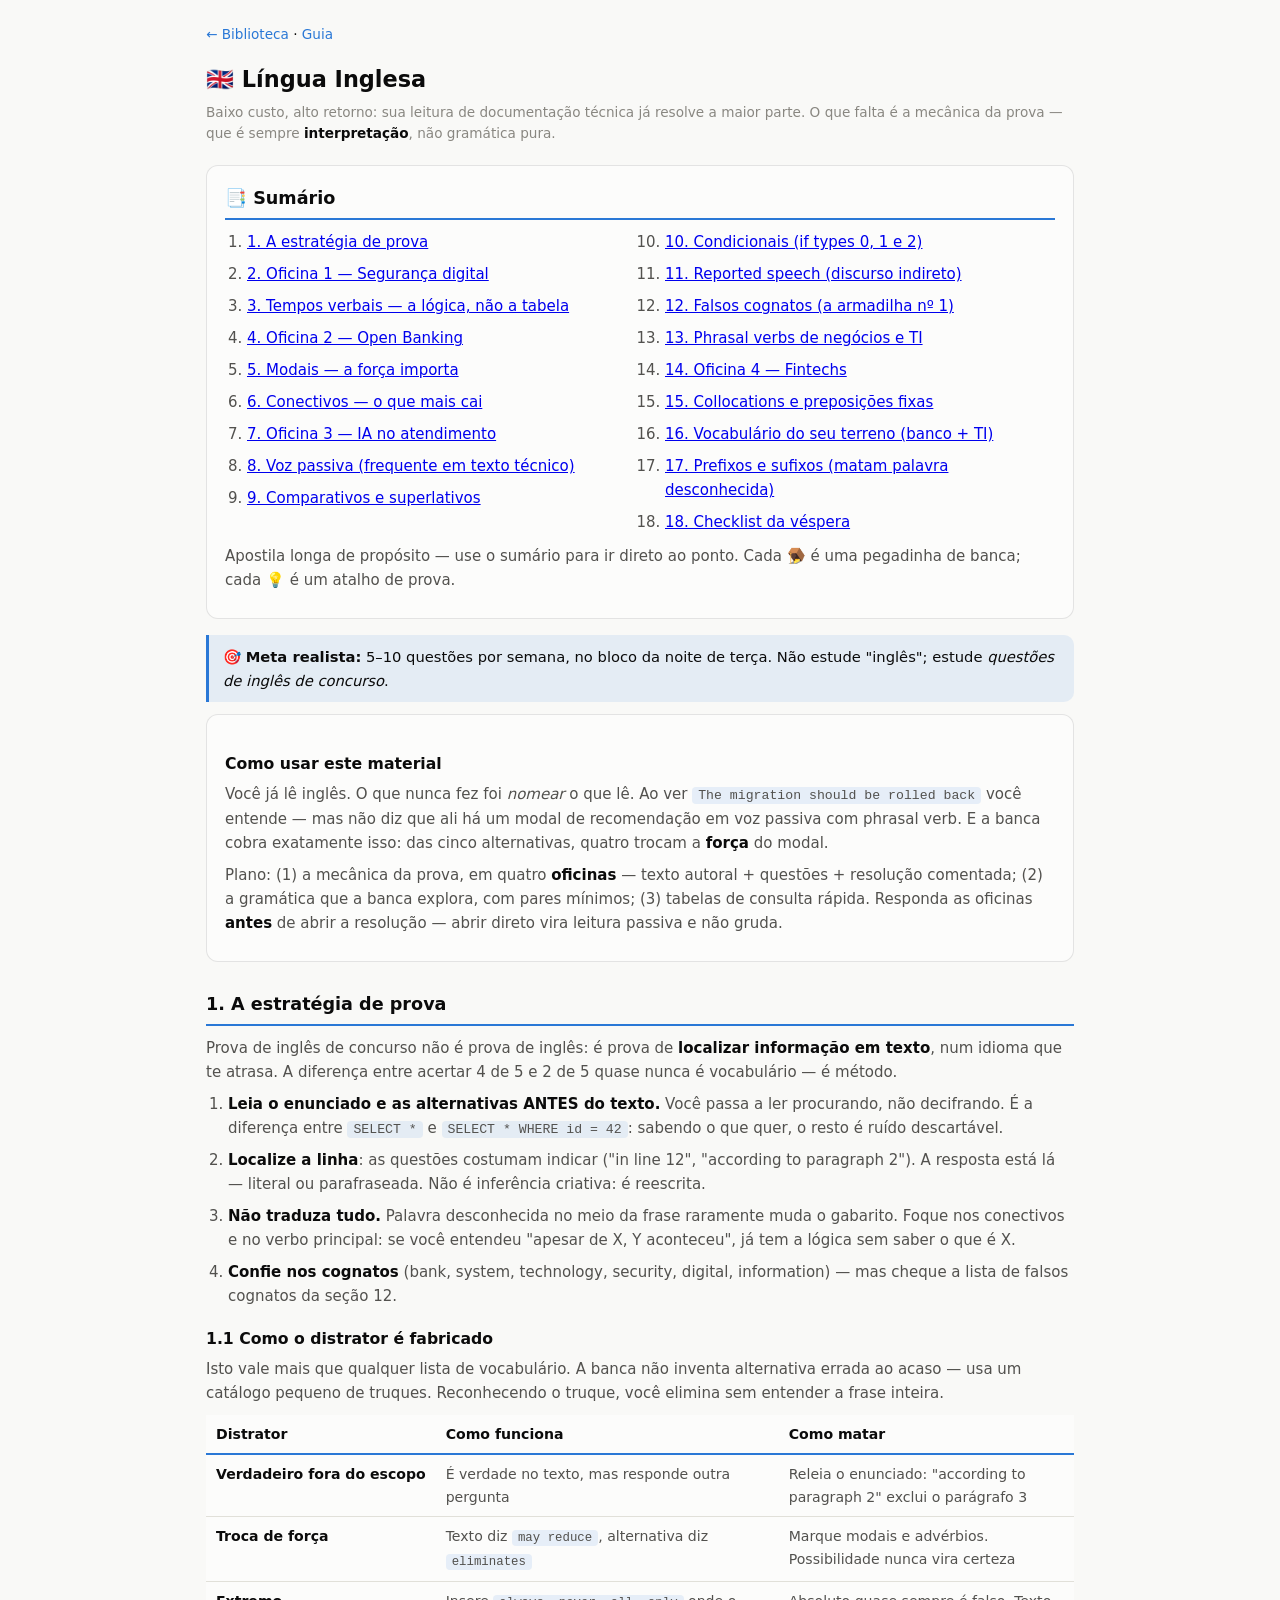
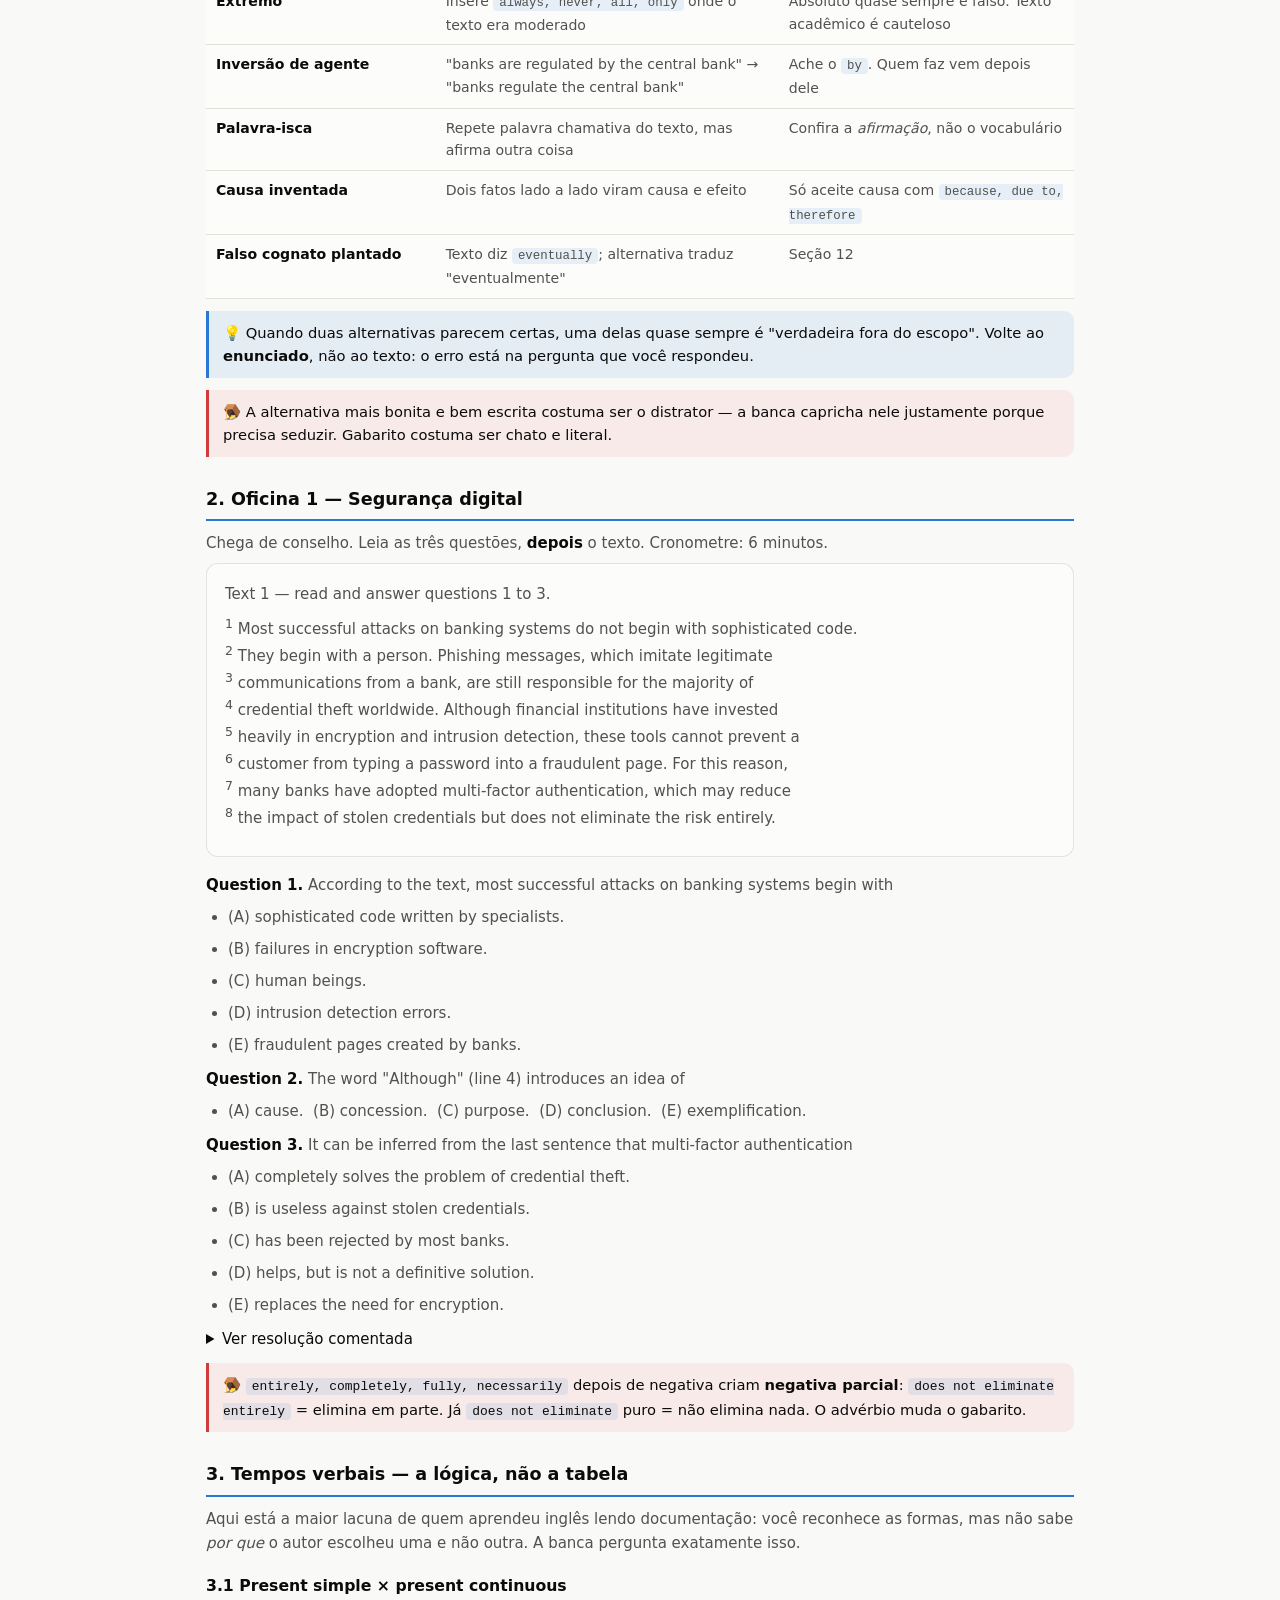
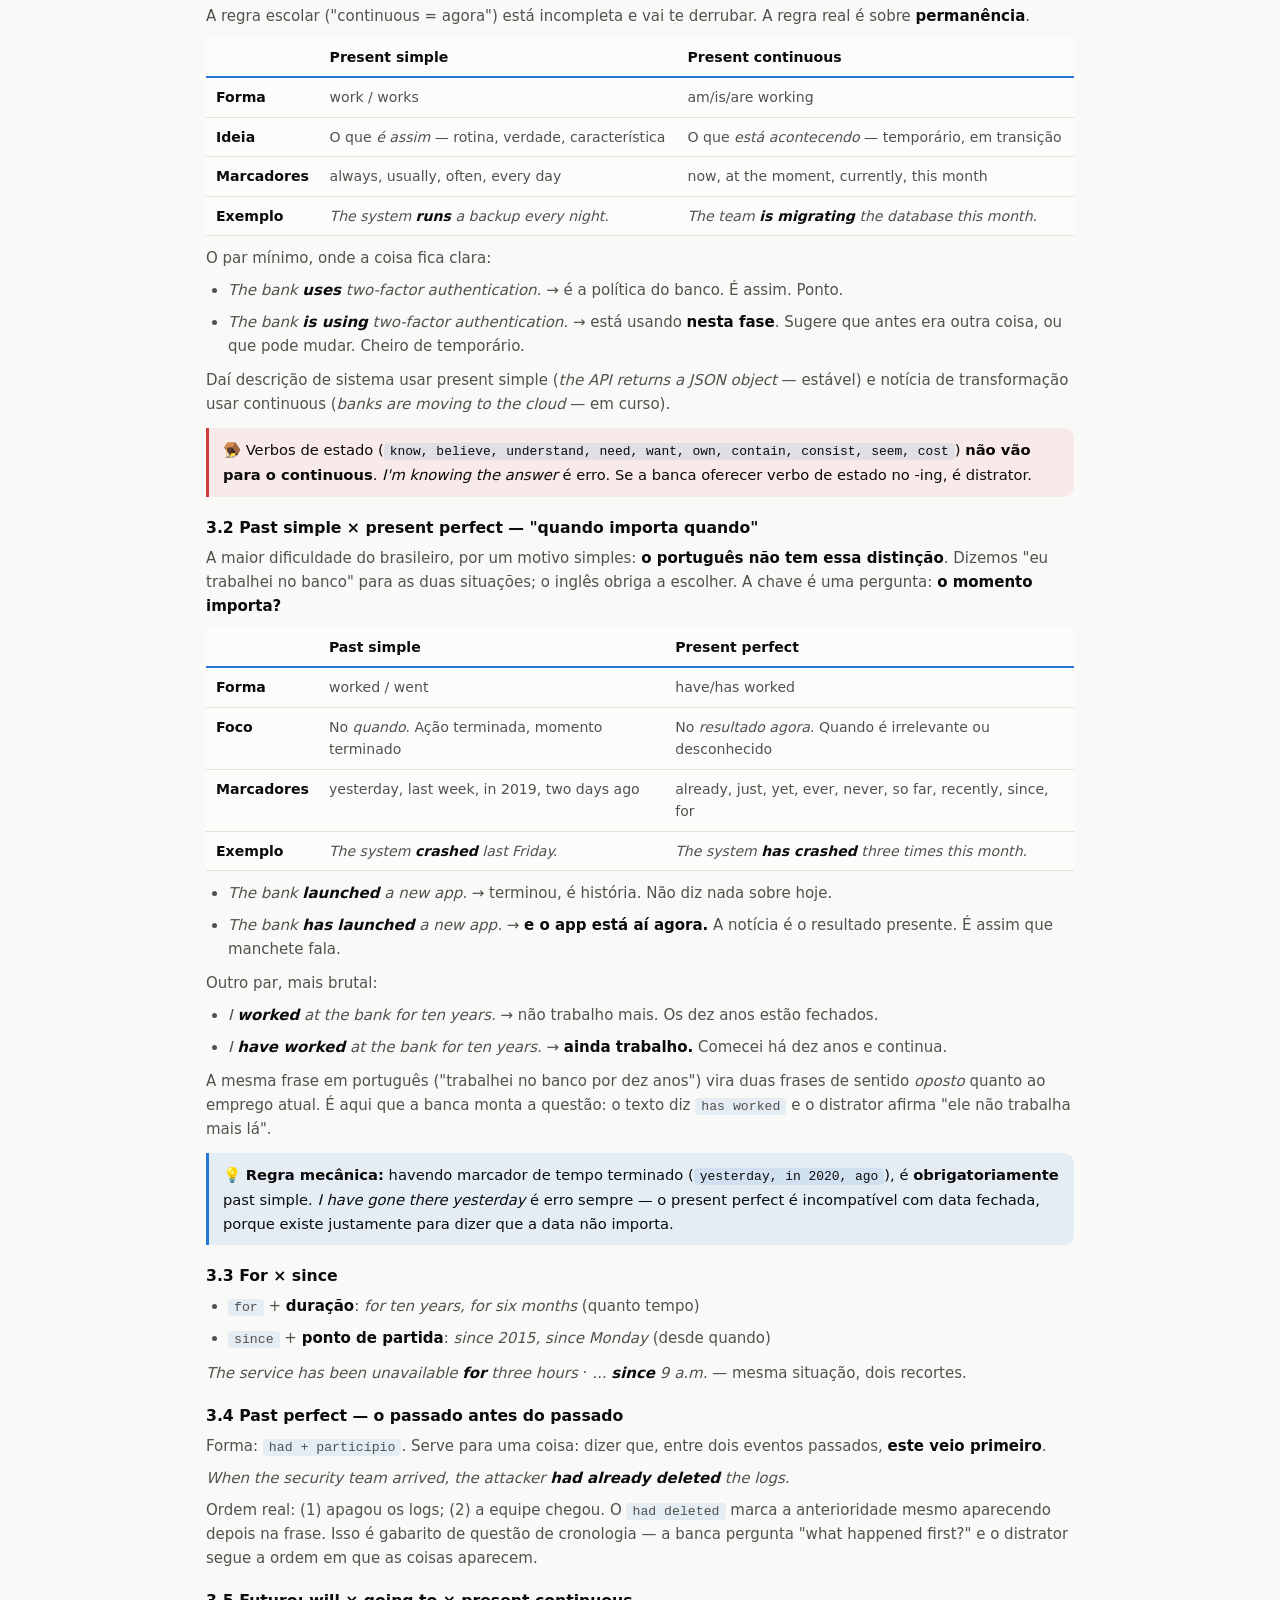
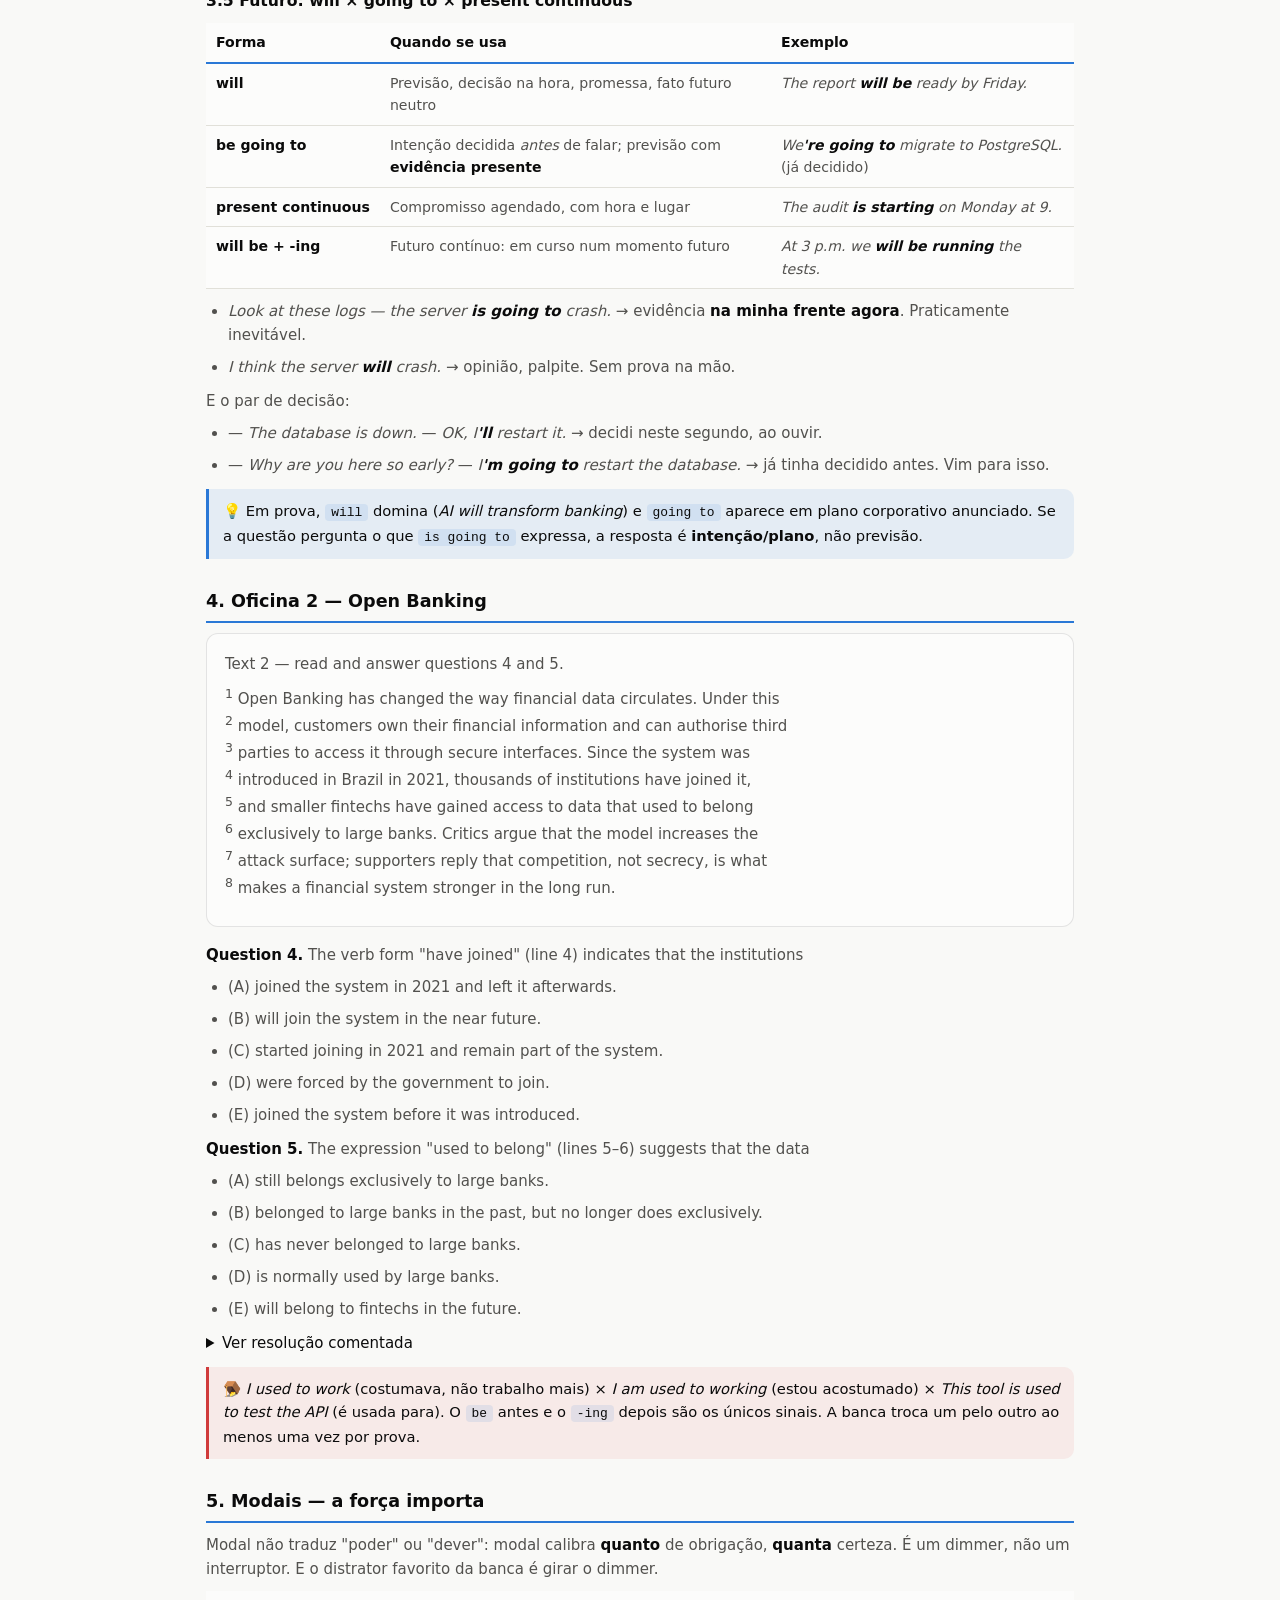
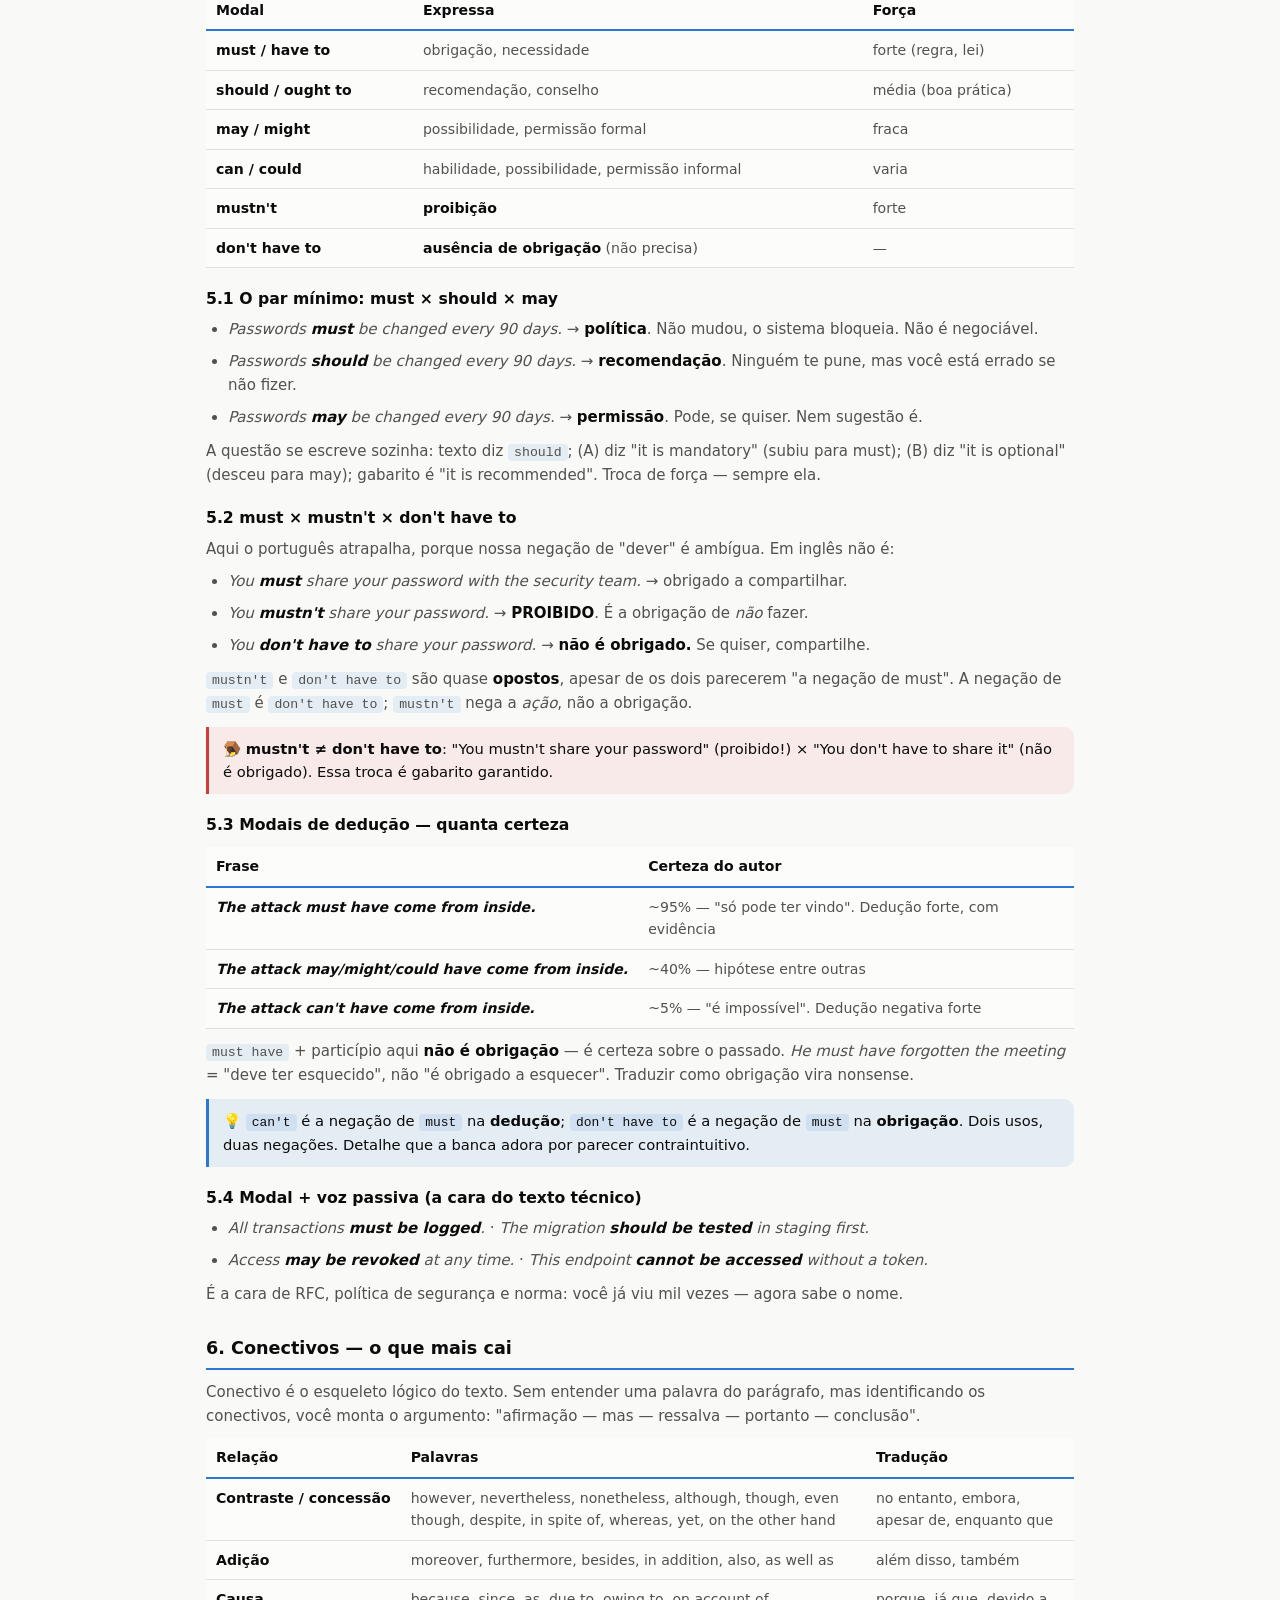
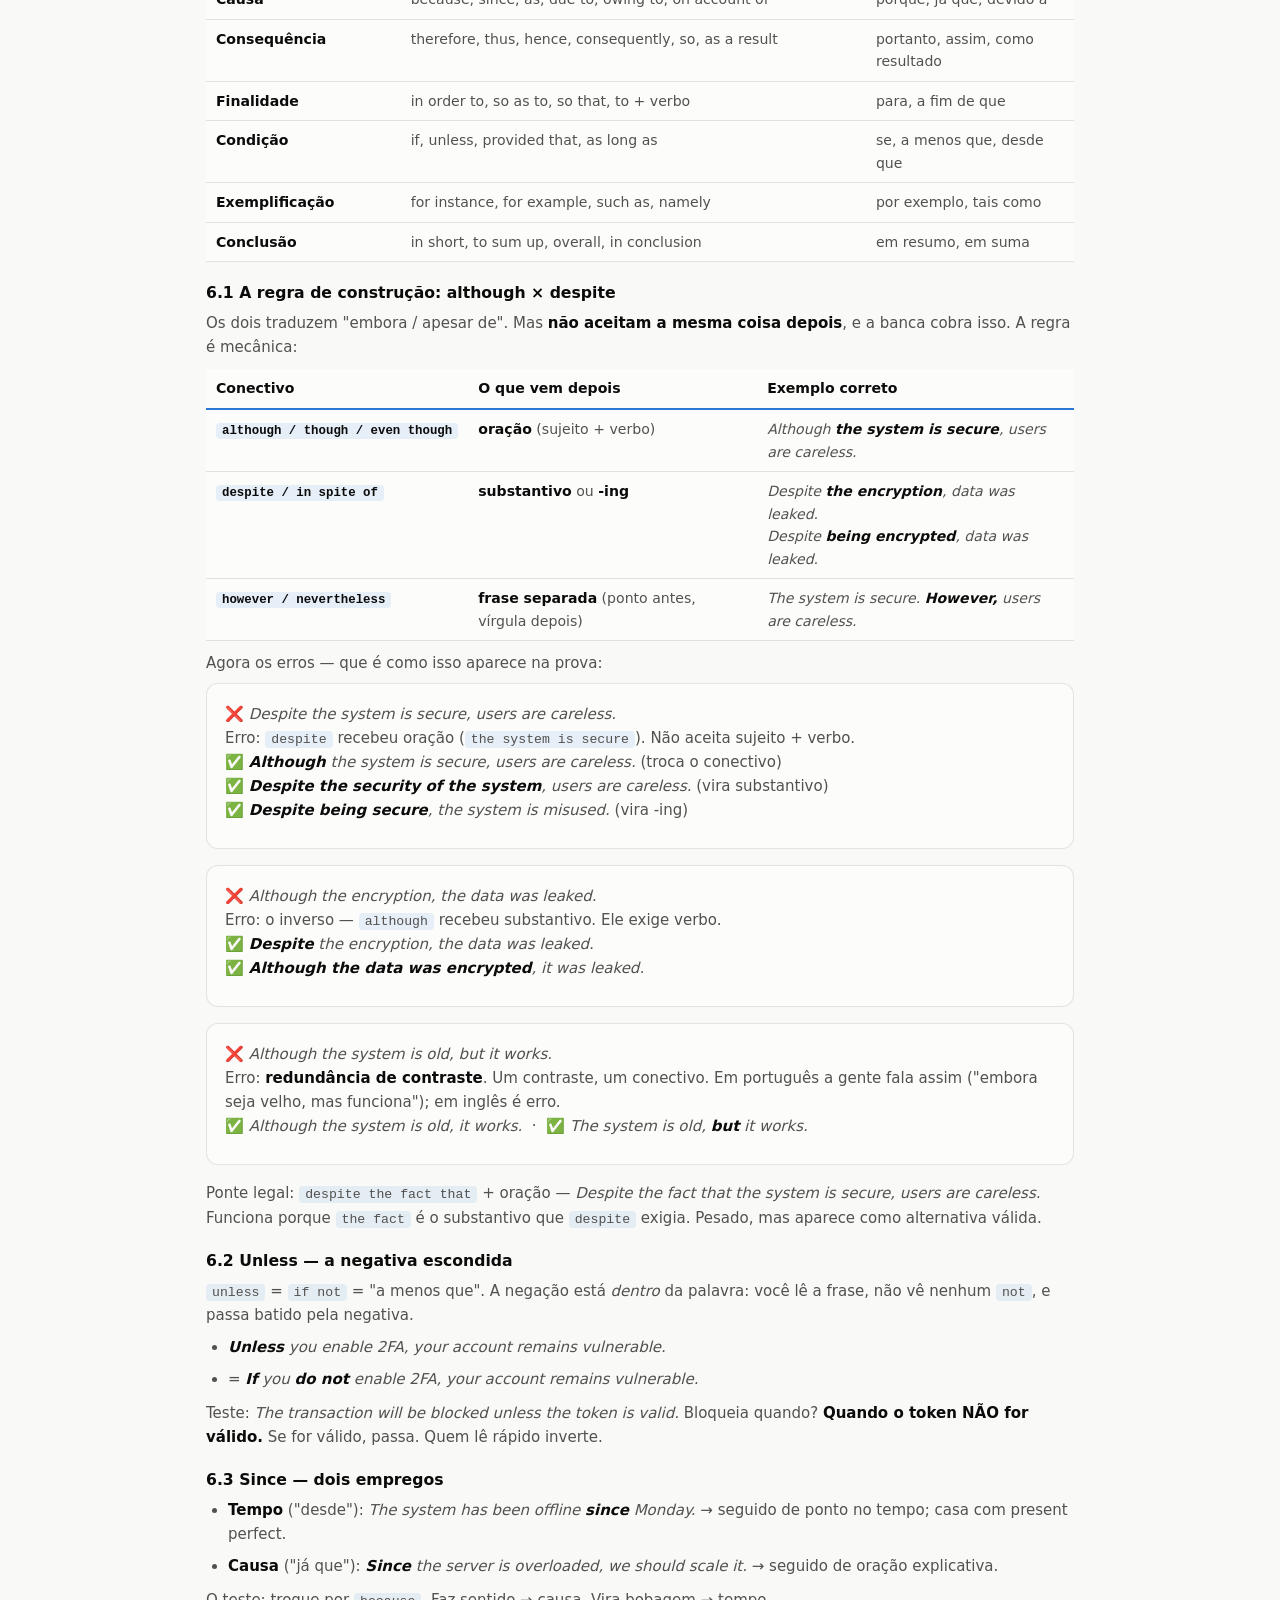
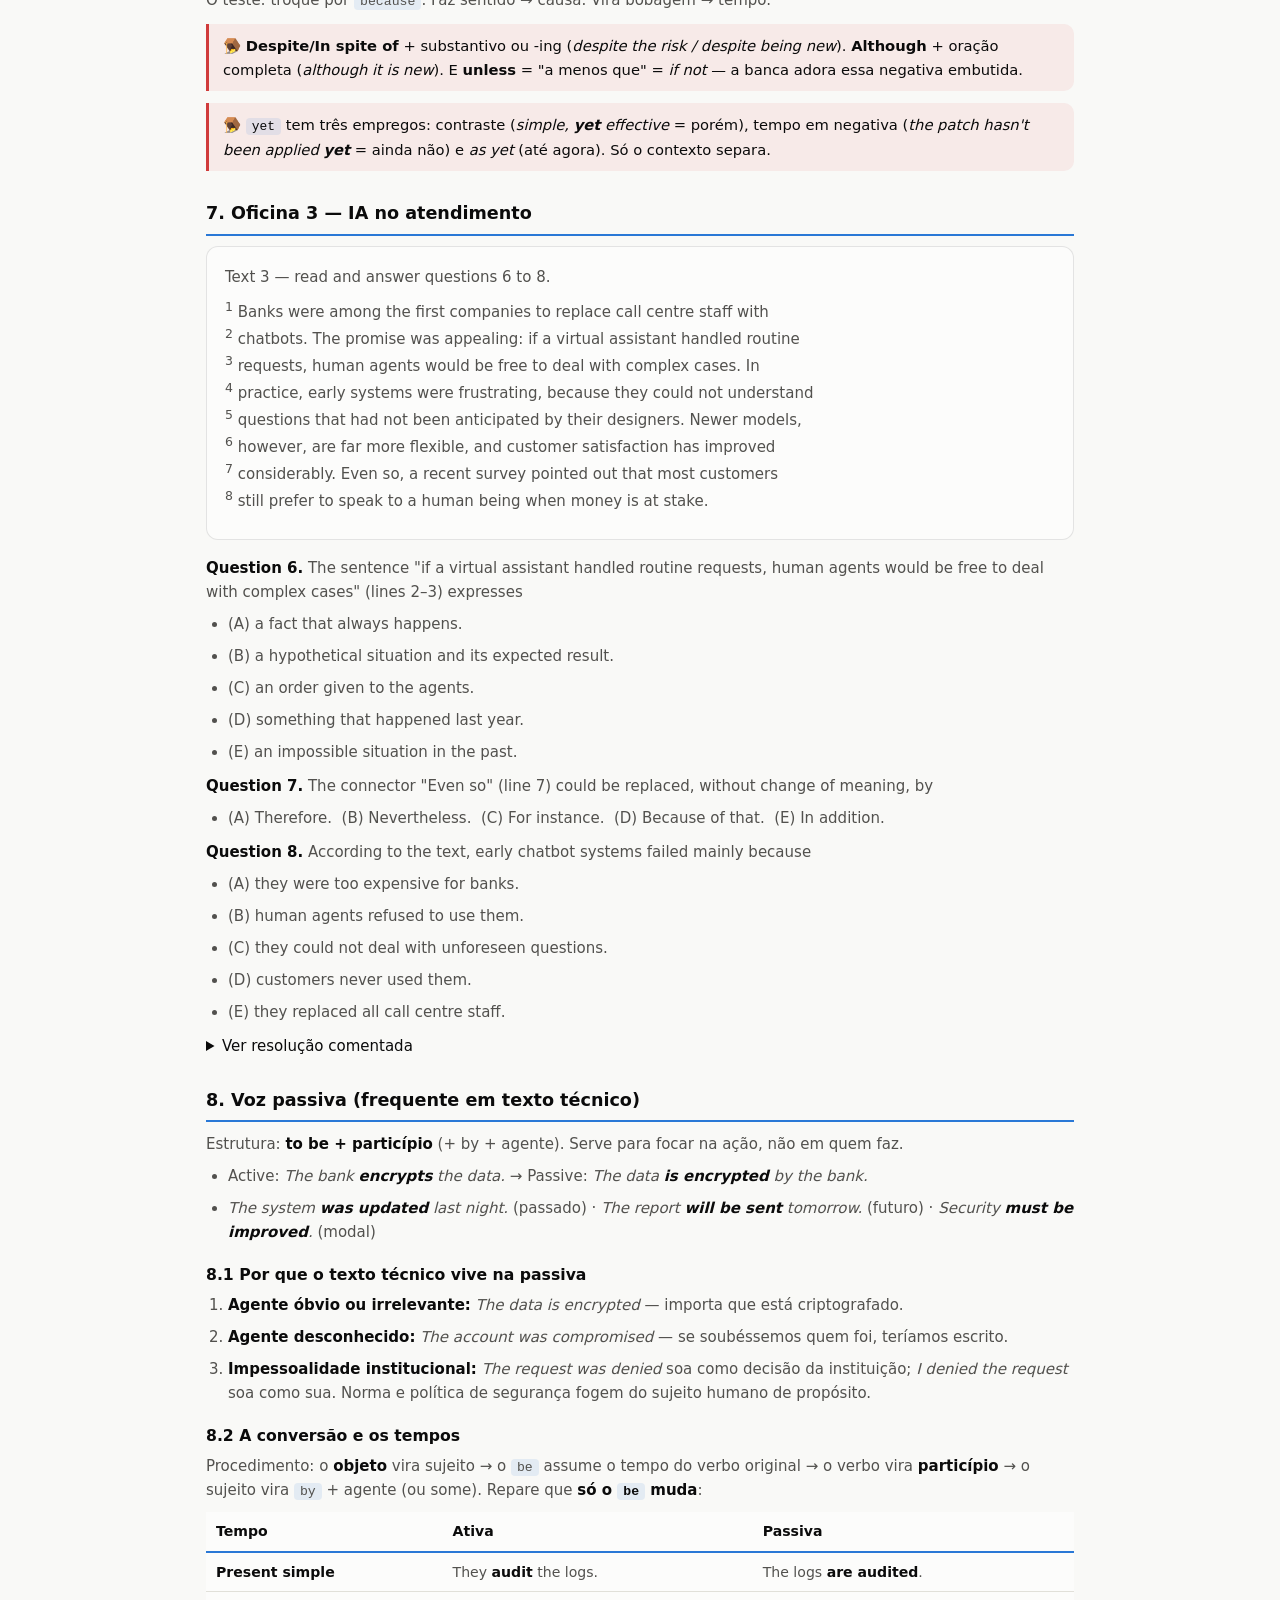
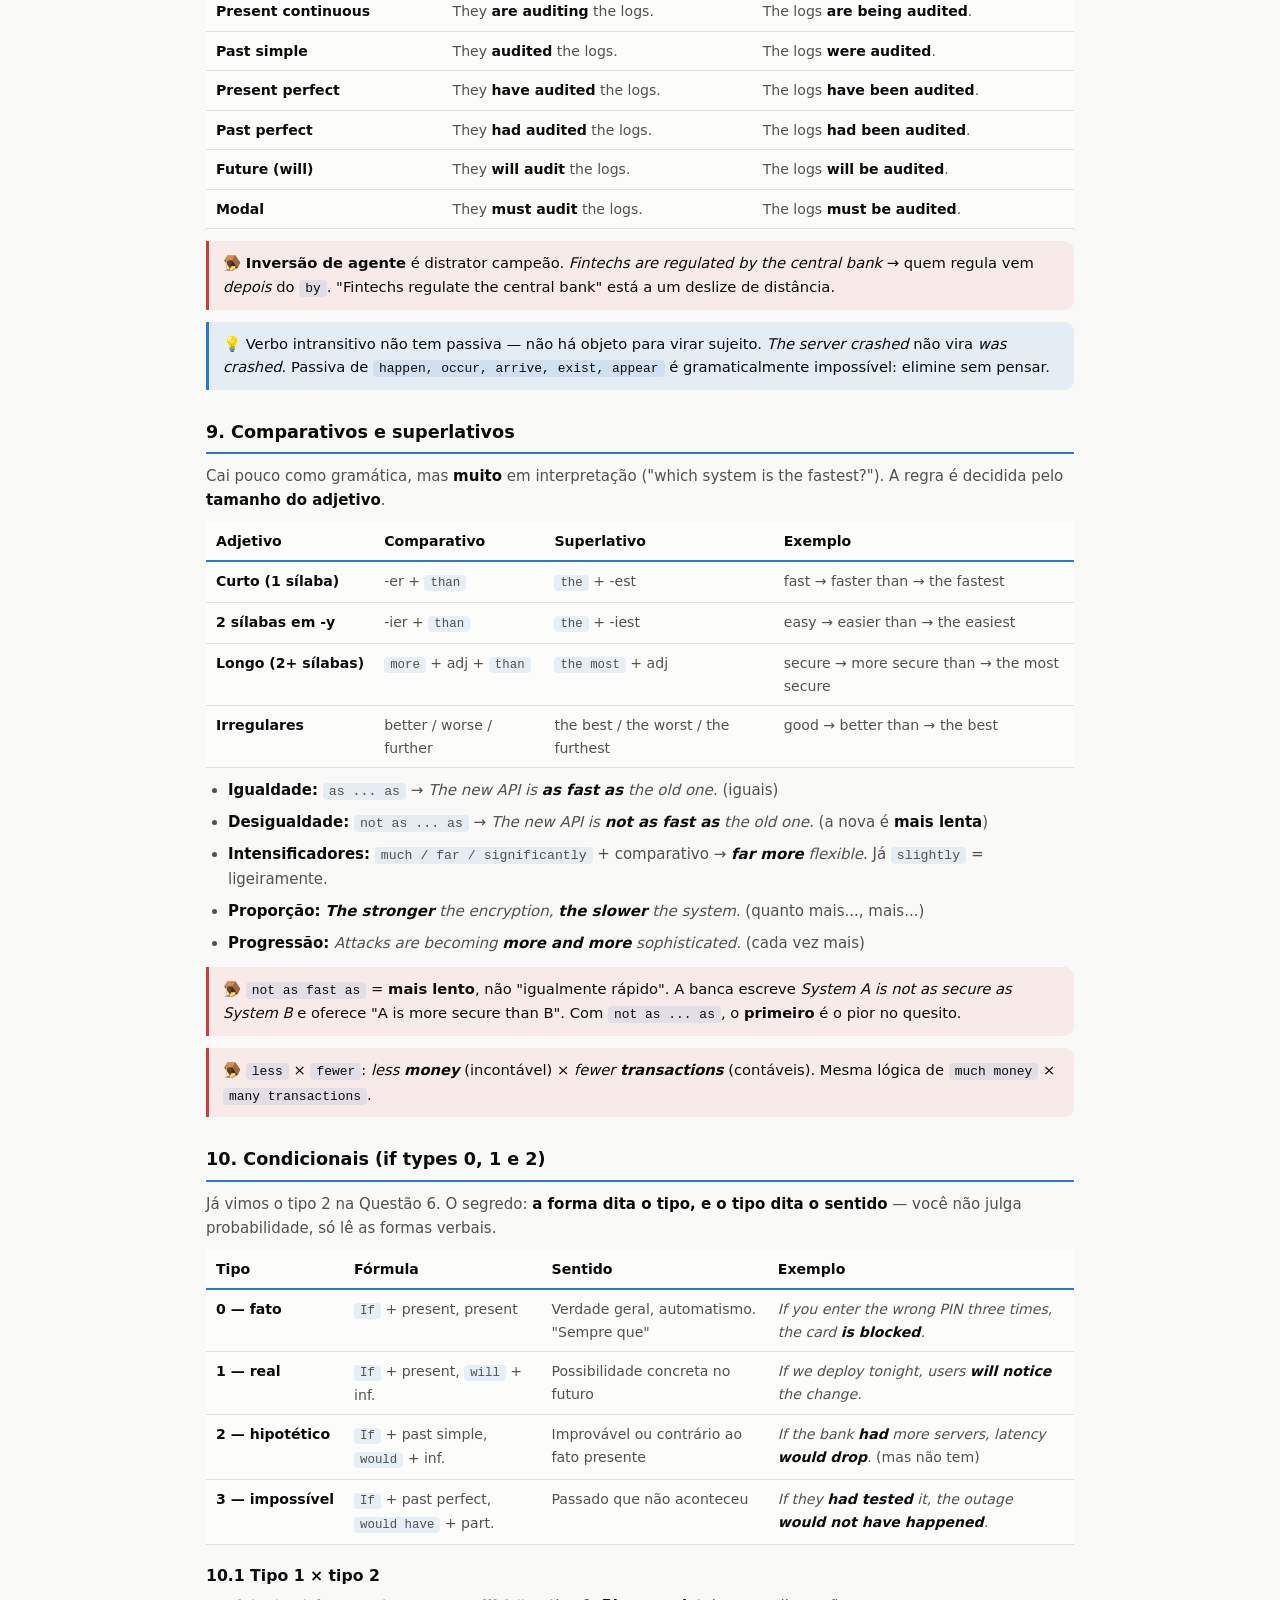
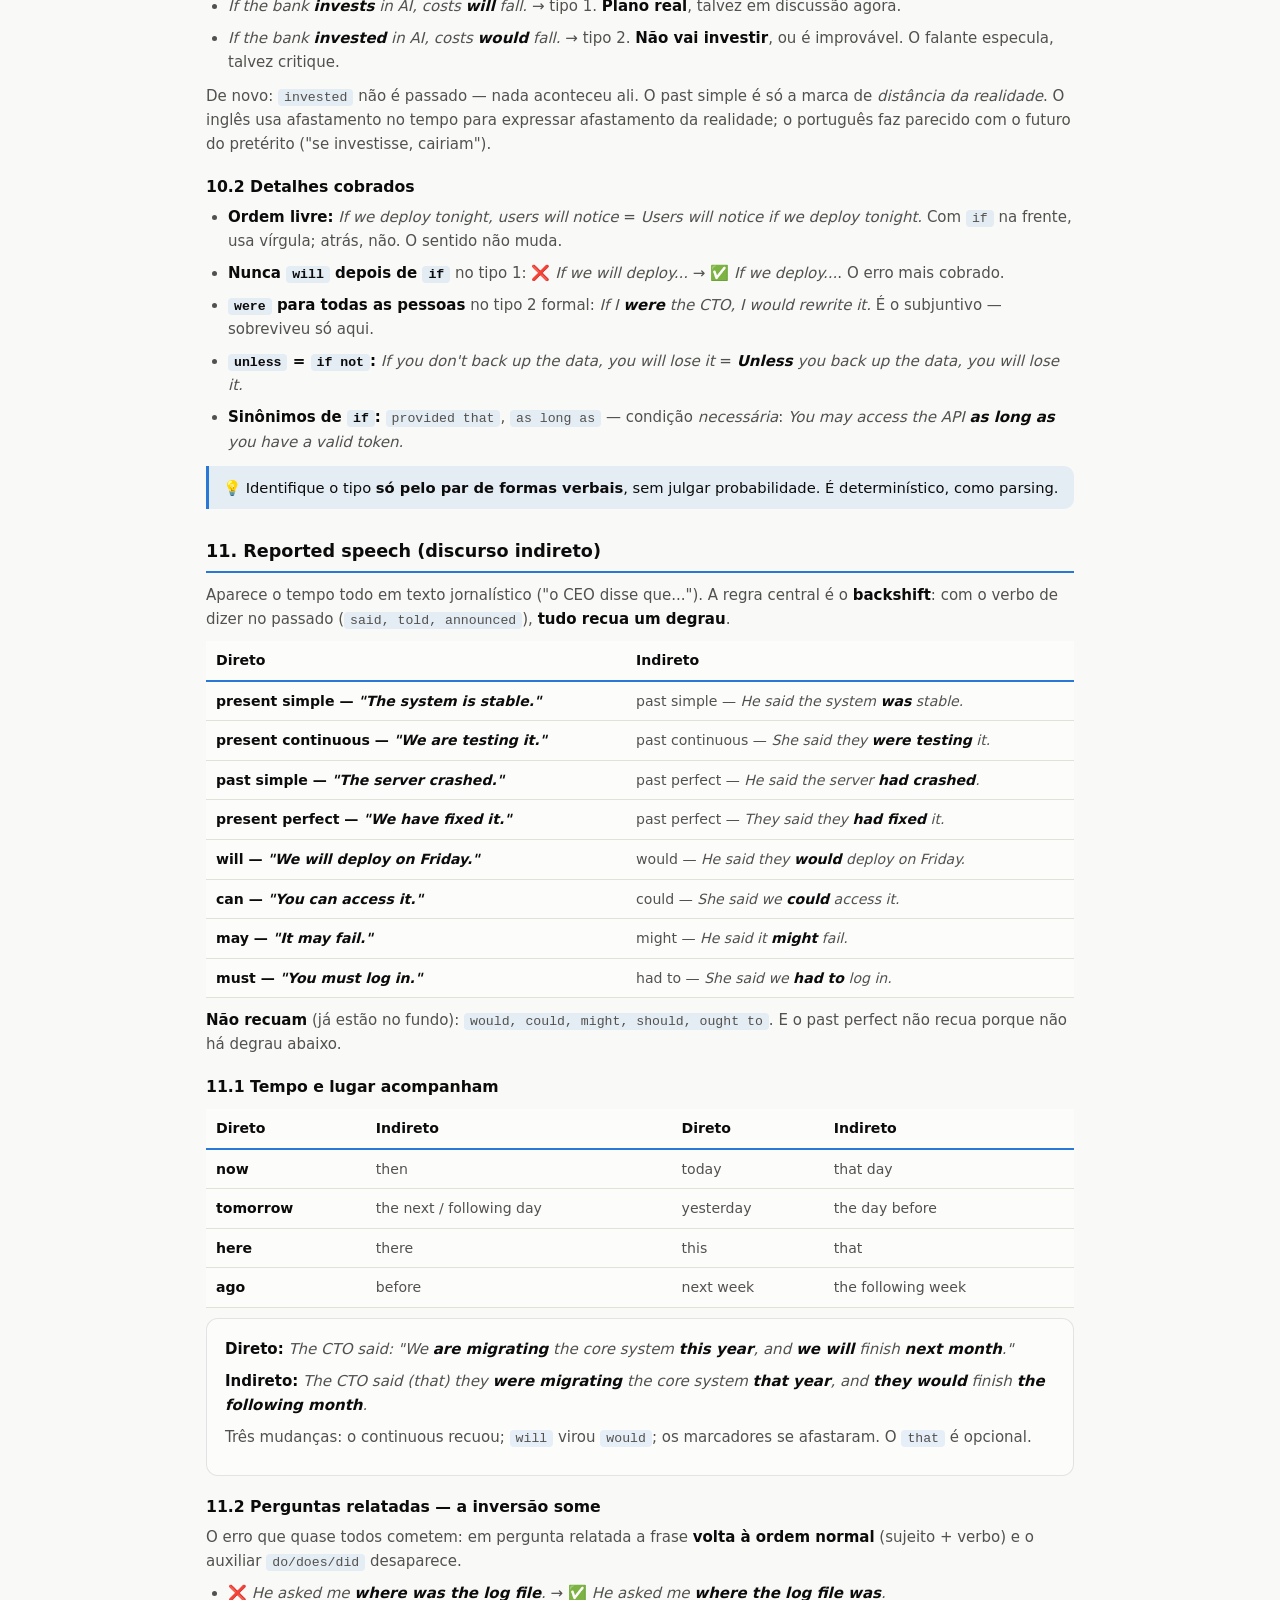
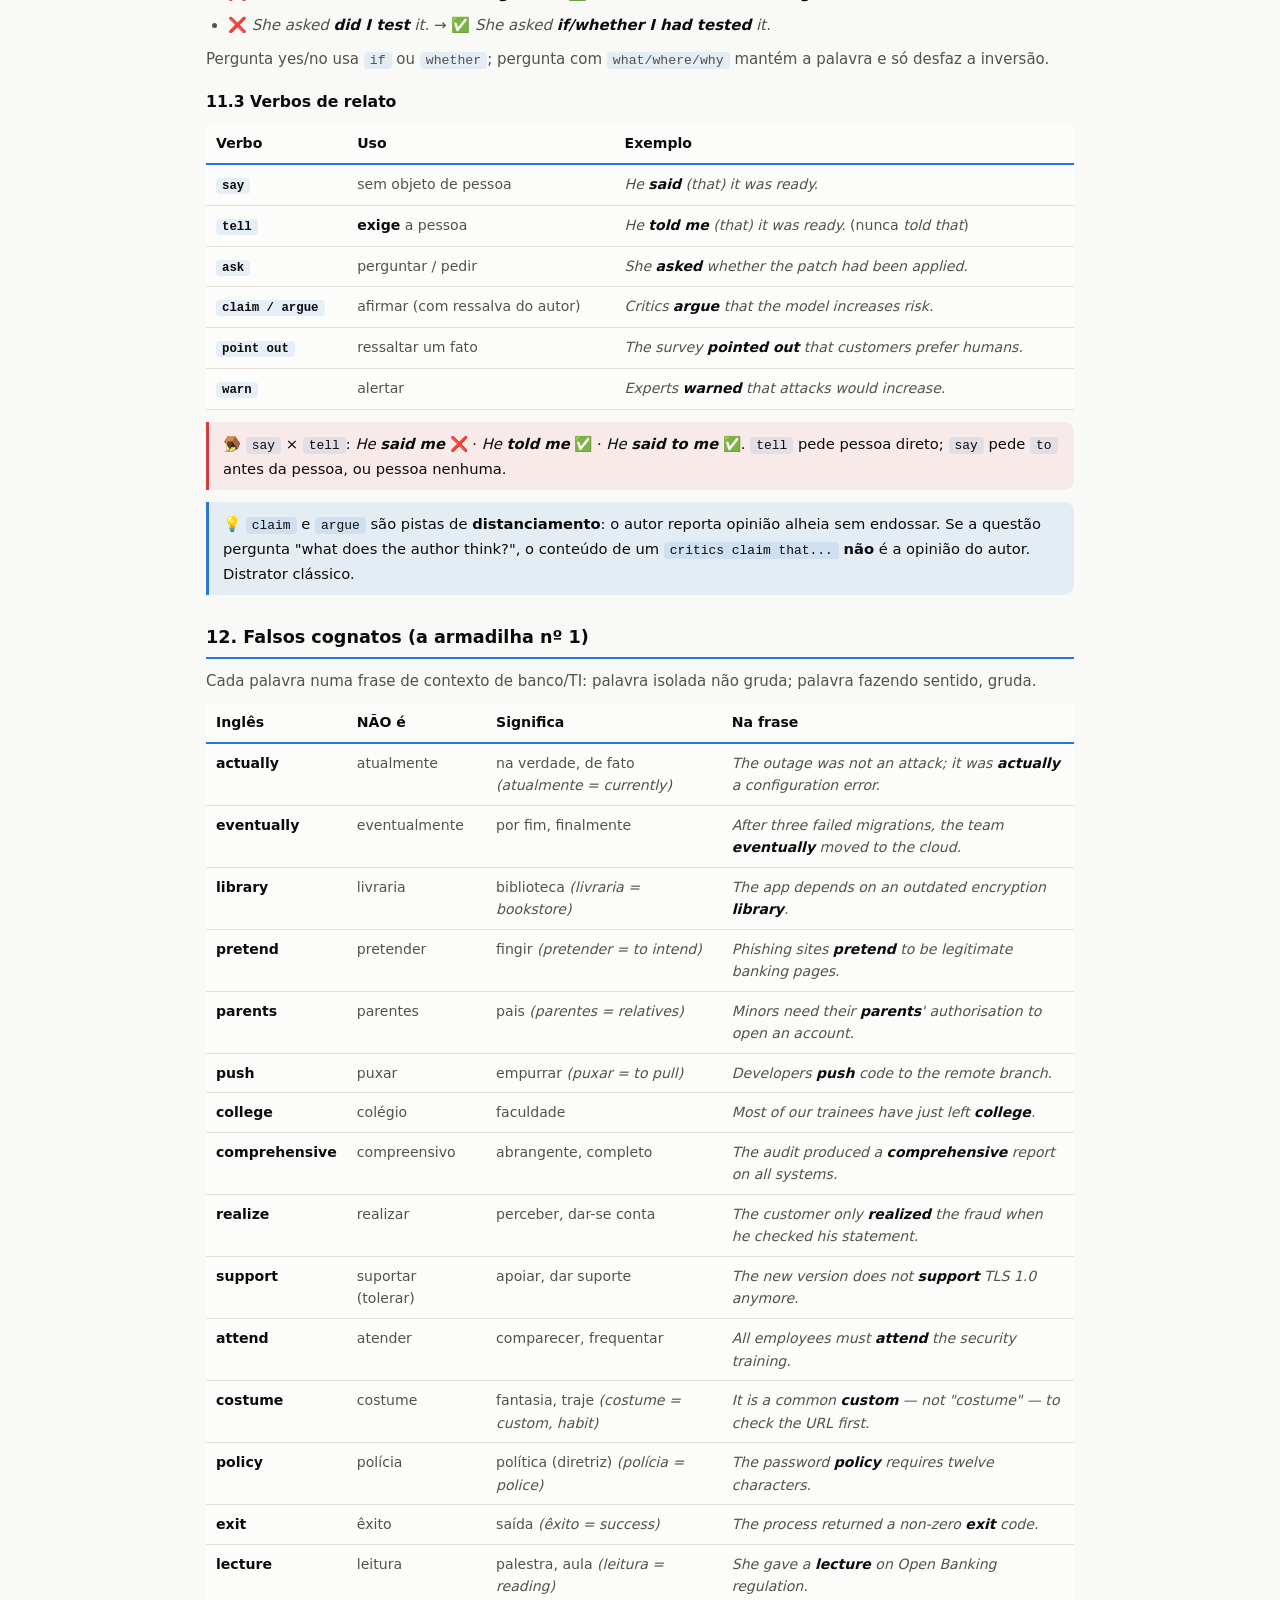
<file: resumos/ingles.html>
<!DOCTYPE html>
<html lang="pt-BR">
<head>
<meta charset="UTF-8">
<meta name="viewport" content="width=device-width, initial-scale=1.0">
<title>Teoria — Língua Inglesa</title>
<link rel="stylesheet" href="estilo.css">
</head>
<body>
<div class="wrap">
  <div class="nav"><a href="index.html">← Biblioteca</a> · <a href="../guia.html">Guia</a></div>
  <h1>🇬🇧 Língua Inglesa</h1>
  <p class="sub">Baixo custo, alto retorno: sua leitura de documentação técnica já resolve a maior parte. O que falta é a mecânica da prova — que é sempre <strong>interpretação</strong>, não gramática pura.</p>

  <div class="card" id="sumario">
    <h2 id="sec-sumario" style="margin-top:0">📑 Sumário</h2>
    <ol style="columns:2;column-gap:28px">
      <li><a href="#sec-1-a-estrategia-de-prova">1. A estratégia de prova</a></li>
      <li><a href="#sec-2-oficina-1-seguranca-digital">2. Oficina 1 — Segurança digital</a></li>
      <li><a href="#sec-3-tempos-verbais-a-logica-nao-a-tabela">3. Tempos verbais — a lógica, não a tabela</a></li>
      <li><a href="#sec-4-oficina-2-open-banking">4. Oficina 2 — Open Banking</a></li>
      <li><a href="#sec-5-modais-a-forca-importa">5. Modais — a força importa</a></li>
      <li><a href="#sec-6-conectivos-o-que-mais-cai">6. Conectivos — o que mais cai</a></li>
      <li><a href="#sec-7-oficina-3-ia-no-atendimento">7. Oficina 3 — IA no atendimento</a></li>
      <li><a href="#sec-8-voz-passiva-frequente-em-texto-tecnico">8. Voz passiva (frequente em texto técnico)</a></li>
      <li><a href="#sec-9-comparativos-e-superlativos">9. Comparativos e superlativos</a></li>
      <li><a href="#sec-10-condicionais-if-types-0-1-e-2">10. Condicionais (if types 0, 1 e 2)</a></li>
      <li><a href="#sec-11-reported-speech-discurso-indireto">11. Reported speech (discurso indireto)</a></li>
      <li><a href="#sec-12-falsos-cognatos-a-armadilha-n-1">12. Falsos cognatos (a armadilha nº 1)</a></li>
      <li><a href="#sec-13-phrasal-verbs-de-negocios-e-ti">13. Phrasal verbs de negócios e TI</a></li>
      <li><a href="#sec-14-oficina-4-fintechs">14. Oficina 4 — Fintechs</a></li>
      <li><a href="#sec-15-collocations-e-preposicoes-fixas">15. Collocations e preposições fixas</a></li>
      <li><a href="#sec-16-vocabulario-do-seu-terreno-banco-ti">16. Vocabulário do seu terreno (banco + TI)</a></li>
      <li><a href="#sec-17-prefixos-e-sufixos-matam-palavra-desconhec">17. Prefixos e sufixos (matam palavra desconhecida)</a></li>
      <li><a href="#sec-18-checklist-da-vespera">18. Checklist da véspera</a></li>
    </ol>
    <p class="muted" style="margin-top:8px">Apostila longa de propósito — use o sumário para ir direto ao ponto. Cada 🪤 é uma pegadinha de banca; cada 💡 é um atalho de prova.</p>
  </div>


  <div class="tip">🎯 <strong>Meta realista:</strong> 5–10 questões por semana, no bloco da noite de terça. Não estude "inglês"; estude <em>questões de inglês de concurso</em>.</div>

  <div class="card">
    <h3>Como usar este material</h3>
    <p>Você já lê inglês. O que nunca fez foi <em>nomear</em> o que lê. Ao ver <code>The migration should be rolled back</code> você entende — mas não diz que ali há um modal de recomendação em voz passiva com phrasal verb. E a banca cobra exatamente isso: das cinco alternativas, quatro trocam a <strong>força</strong> do modal.</p>
    <p>Plano: (1) a mecânica da prova, em quatro <strong>oficinas</strong> — texto autoral + questões + resolução comentada; (2) a gramática que a banca explora, com pares mínimos; (3) tabelas de consulta rápida. Responda as oficinas <strong>antes</strong> de abrir a resolução — abrir direto vira leitura passiva e não gruda.</p>
  </div>

  <h2 id="sec-1-a-estrategia-de-prova">1. A estratégia de prova</h2>

  <p>Prova de inglês de concurso não é prova de inglês: é prova de <strong>localizar informação em texto</strong>, num idioma que te atrasa. A diferença entre acertar 4 de 5 e 2 de 5 quase nunca é vocabulário — é método.</p>

  <ol>
    <li><strong>Leia o enunciado e as alternativas ANTES do texto.</strong> Você passa a ler procurando, não decifrando. É a diferença entre <code>SELECT *</code> e <code>SELECT * WHERE id = 42</code>: sabendo o que quer, o resto é ruído descartável.</li>
    <li><strong>Localize a linha</strong>: as questões costumam indicar ("in line 12", "according to paragraph 2"). A resposta está lá — literal ou parafraseada. Não é inferência criativa: é reescrita.</li>
    <li><strong>Não traduza tudo.</strong> Palavra desconhecida no meio da frase raramente muda o gabarito. Foque nos conectivos e no verbo principal: se você entendeu "apesar de X, Y aconteceu", já tem a lógica sem saber o que é X.</li>
    <li><strong>Confie nos cognatos</strong> (bank, system, technology, security, digital, information) — mas cheque a lista de falsos cognatos da seção 12.</li>
  </ol>

  <h3>1.1 Como o distrator é fabricado</h3>

  <p>Isto vale mais que qualquer lista de vocabulário. A banca não inventa alternativa errada ao acaso — usa um catálogo pequeno de truques. Reconhecendo o truque, você elimina sem entender a frase inteira.</p>

  <div class="table-scroll">
  <table>
    <tr><th>Distrator</th><th>Como funciona</th><th>Como matar</th></tr>
    <tr><td><strong>Verdadeiro fora do escopo</strong></td><td>É verdade no texto, mas responde outra pergunta</td><td>Releia o enunciado: "according to paragraph 2" exclui o parágrafo 3</td></tr>
    <tr><td><strong>Troca de força</strong></td><td>Texto diz <code>may reduce</code>, alternativa diz <code>eliminates</code></td><td>Marque modais e advérbios. Possibilidade nunca vira certeza</td></tr>
    <tr><td><strong>Extremo</strong></td><td>Insere <code>always, never, all, only</code> onde o texto era moderado</td><td>Absoluto quase sempre é falso. Texto acadêmico é cauteloso</td></tr>
    <tr><td><strong>Inversão de agente</strong></td><td>"banks are regulated by the central bank" → "banks regulate the central bank"</td><td>Ache o <code>by</code>. Quem faz vem depois dele</td></tr>
    <tr><td><strong>Palavra-isca</strong></td><td>Repete palavra chamativa do texto, mas afirma outra coisa</td><td>Confira a <em>afirmação</em>, não o vocabulário</td></tr>
    <tr><td><strong>Causa inventada</strong></td><td>Dois fatos lado a lado viram causa e efeito</td><td>Só aceite causa com <code>because, due to, therefore</code></td></tr>
    <tr><td><strong>Falso cognato plantado</strong></td><td>Texto diz <code>eventually</code>; alternativa traduz "eventualmente"</td><td>Seção 12</td></tr>
  </table>
  </div>

  <div class="tip">💡 Quando duas alternativas parecem certas, uma delas quase sempre é "verdadeira fora do escopo". Volte ao <strong>enunciado</strong>, não ao texto: o erro está na pergunta que você respondeu.</div>

  <div class="trap">🪤 A alternativa mais bonita e bem escrita costuma ser o distrator — a banca capricha nele justamente porque precisa seduzir. Gabarito costuma ser chato e literal.</div>

  <h2 id="sec-2-oficina-1-seguranca-digital">2. Oficina 1 — Segurança digital</h2>

  <p>Chega de conselho. Leia as três questões, <strong>depois</strong> o texto. Cronometre: 6 minutos.</p>

  <div class="card">
    <p class="muted">Text 1 — read and answer questions 1 to 3.</p>
    <p>
      <sup>1</sup>&nbsp;Most successful attacks on banking systems do not begin with sophisticated code.<br>
      <sup>2</sup>&nbsp;They begin with a person. Phishing messages, which imitate legitimate<br>
      <sup>3</sup>&nbsp;communications from a bank, are still responsible for the majority of<br>
      <sup>4</sup>&nbsp;credential theft worldwide. Although financial institutions have invested<br>
      <sup>5</sup>&nbsp;heavily in encryption and intrusion detection, these tools cannot prevent a<br>
      <sup>6</sup>&nbsp;customer from typing a password into a fraudulent page. For this reason,<br>
      <sup>7</sup>&nbsp;many banks have adopted multi-factor authentication, which may reduce<br>
      <sup>8</sup>&nbsp;the impact of stolen credentials but does not eliminate the risk entirely.
    </p>
  </div>

  <p><strong>Question 1.</strong> According to the text, most successful attacks on banking systems begin with</p>
  <ul>
    <li>(A) sophisticated code written by specialists.</li>
    <li>(B) failures in encryption software.</li>
    <li>(C) human beings.</li>
    <li>(D) intrusion detection errors.</li>
    <li>(E) fraudulent pages created by banks.</li>
  </ul>

  <p><strong>Question 2.</strong> The word "Although" (line 4) introduces an idea of</p>
  <ul>
    <li>(A) cause. &nbsp;(B) concession. &nbsp;(C) purpose. &nbsp;(D) conclusion. &nbsp;(E) exemplification.</li>
  </ul>

  <p><strong>Question 3.</strong> It can be inferred from the last sentence that multi-factor authentication</p>
  <ul>
    <li>(A) completely solves the problem of credential theft.</li>
    <li>(B) is useless against stolen credentials.</li>
    <li>(C) has been rejected by most banks.</li>
    <li>(D) helps, but is not a definitive solution.</li>
    <li>(E) replaces the need for encryption.</li>
  </ul>

  <details>
    <summary>Ver resolução comentada</summary>

    <h3>Questão 1 — gabarito (C)</h3>
    <p><strong>Onde está:</strong> linhas 1–2. <code>Most successful attacks (...) do not begin with sophisticated code. They begin with a person.</code></p>
    <p>O autor primeiro <em>nega</em> o esperado, e só então afirma. Esse par negação-afirmação permite à banca fabricar o distrator copiando a <em>parte negada</em>.</p>
    <ul>
      <li><strong>(A) sophisticated code</strong> — palavra-isca clássica: está na linha 1, mas precedida de <code>do not</code>. É o distrator mais votado.</li>
      <li><strong>(B) failures in encryption</strong> — <code>encryption</code> aparece (linha 5), mas nunca falhando: o texto diz que ela <em>não impede</em> o usuário de digitar a senha numa página falsa. Coisa diferente.</li>
      <li><strong>(D) intrusion detection errors</strong> — mesmo mecanismo: palavra presente, afirmação ausente.</li>
      <li><strong>(E) pages created by banks</strong> — inversão de agente. As páginas <code>imitate</code> os bancos (linhas 2–3); quem cria é o atacante. Se o banco criasse, não seria fraude.</li>
      <li><strong>(C)</strong> — paráfrase de <code>a person</code>. Feio, literal. Gabarito.</li>
    </ul>
    <p><strong>A palavra que denunciou:</strong> <code>not</code>. Três letras separam o gabarito do distrator mais atraente. Por isso você marca as negativas <em>antes</em> de olhar as alternativas.</p>

    <h3>Questão 2 — gabarito (B)</h3>
    <p>A questão mais rentável da prova: <strong>não depende de entender o texto</strong>. <code>Although</code> é concessão, ponto — se a frase falasse de culinária tailandesa, a resposta seria a mesma.</p>
    <p>Concessão = "admito A, e mesmo assim B contraria a expectativa que A criava". Aqui: investiram pesado (A) e mesmo assim as ferramentas não impedem o problema (B). Quem investe <em>espera</em> estar protegido; a expectativa quebrou.</p>
    <ul>
      <li><strong>(A) cause</strong> — seria <code>because/since/due to</code>. Teste: troque por "porque". "Porque investiram, as ferramentas falham" é absurdo. Se vira bobagem, não é causa.</li>
      <li><strong>(C) purpose</strong> — seria <code>in order to/so that</code>, e responde "para quê?". Ninguém investe <em>para</em> falhar.</li>
      <li><strong>(D) conclusion</strong> — seria <code>therefore/thus</code>, fechando o raciocínio, não abrindo a frase.</li>
      <li><strong>(E) exemplification</strong> — seria <code>for instance/such as</code>. Não há exemplo algum.</li>
    </ul>
    <div class="tip">💡 Questão de conectivo é dinheiro no bolso: decore as oito relações da seção 6 e ganhe 1 ponto sem ler o texto.</div>

    <h3>Questão 3 — gabarito (D)</h3>
    <p><strong>Onde está:</strong> linhas 7–8. Duas marcas de força na mesma frase, e o gabarito vive entre elas:</p>
    <ul>
      <li><code>may reduce</code> — modal fraco. <strong>Pode</strong> reduzir. Não é "elimina".</li>
      <li><code>does not eliminate (...) entirely</code> — negativa parcial: não elimina <em>totalmente</em>, logo elimina em parte. Não é "inútil".</li>
    </ul>
    <p>O autor calibra: ajuda, mas não resolve. (D) reproduz isso.</p>
    <ul>
      <li><strong>(A) completely solves</strong> — extremo; contradiz <code>does not eliminate</code>. Puxa a força para cima.</li>
      <li><strong>(B) is useless</strong> — extremo oposto; contradiz <code>may reduce</code>. Puxa para baixo.</li>
      <li><strong>(C) rejected by most banks</strong> — inversão factual: <code>many banks have adopted</code> (linha 7).</li>
      <li><strong>(E) replaces encryption</strong> — relação inventada. Citadas no mesmo parágrafo, nunca em oposição. Fatos lado a lado não são fatos relacionados.</li>
    </ul>
    <p><strong>Padrão para levar:</strong> quando o texto diz <em>"ajuda mas não resolve"</em>, a banca oferece "resolve" e "não ajuda", e o gabarito é a repetição chata do meio-termo. Isso se repete em <strong>toda</strong> prova.</p>
  </details>

  <div class="trap">🪤 <code>entirely, completely, fully, necessarily</code> depois de negativa criam <strong>negativa parcial</strong>: <code>does not eliminate entirely</code> = elimina em parte. Já <code>does not eliminate</code> puro = não elimina nada. O advérbio muda o gabarito.</div>

  <h2 id="sec-3-tempos-verbais-a-logica-nao-a-tabela">3. Tempos verbais — a lógica, não a tabela</h2>

  <p>Aqui está a maior lacuna de quem aprendeu inglês lendo documentação: você reconhece as formas, mas não sabe <em>por que</em> o autor escolheu uma e não outra. A banca pergunta exatamente isso.</p>

  <h3>3.1 Present simple × present continuous</h3>

  <p>A regra escolar ("continuous = agora") está incompleta e vai te derrubar. A regra real é sobre <strong>permanência</strong>.</p>

  <div class="table-scroll">
  <table>
    <tr><th></th><th>Present simple</th><th>Present continuous</th></tr>
    <tr><td><strong>Forma</strong></td><td>work / works</td><td>am/is/are working</td></tr>
    <tr><td><strong>Ideia</strong></td><td>O que <em>é assim</em> — rotina, verdade, característica</td><td>O que <em>está acontecendo</em> — temporário, em transição</td></tr>
    <tr><td><strong>Marcadores</strong></td><td>always, usually, often, every day</td><td>now, at the moment, currently, this month</td></tr>
    <tr><td><strong>Exemplo</strong></td><td><em>The system <strong>runs</strong> a backup every night.</em></td><td><em>The team <strong>is migrating</strong> the database this month.</em></td></tr>
  </table>
  </div>

  <p>O par mínimo, onde a coisa fica clara:</p>
  <ul>
    <li><em>The bank <strong>uses</strong> two-factor authentication.</em> → é a política do banco. É assim. Ponto.</li>
    <li><em>The bank <strong>is using</strong> two-factor authentication.</em> → está usando <strong>nesta fase</strong>. Sugere que antes era outra coisa, ou que pode mudar. Cheiro de temporário.</li>
  </ul>
  <p>Daí descrição de sistema usar present simple (<em>the API returns a JSON object</em> — estável) e notícia de transformação usar continuous (<em>banks are moving to the cloud</em> — em curso).</p>

  <div class="trap">🪤 Verbos de estado (<code>know, believe, understand, need, want, own, contain, consist, seem, cost</code>) <strong>não vão para o continuous</strong>. <em>I'm knowing the answer</em> é erro. Se a banca oferecer verbo de estado no -ing, é distrator.</div>

  <h3>3.2 Past simple × present perfect — "quando importa quando"</h3>

  <p>A maior dificuldade do brasileiro, por um motivo simples: <strong>o português não tem essa distinção</strong>. Dizemos "eu trabalhei no banco" para as duas situações; o inglês obriga a escolher. A chave é uma pergunta: <strong>o momento importa?</strong></p>

  <div class="table-scroll">
  <table>
    <tr><th></th><th>Past simple</th><th>Present perfect</th></tr>
    <tr><td><strong>Forma</strong></td><td>worked / went</td><td>have/has worked</td></tr>
    <tr><td><strong>Foco</strong></td><td>No <em>quando</em>. Ação terminada, momento terminado</td><td>No <em>resultado agora</em>. Quando é irrelevante ou desconhecido</td></tr>
    <tr><td><strong>Marcadores</strong></td><td>yesterday, last week, in 2019, two days ago</td><td>already, just, yet, ever, never, so far, recently, since, for</td></tr>
    <tr><td><strong>Exemplo</strong></td><td><em>The system <strong>crashed</strong> last Friday.</em></td><td><em>The system <strong>has crashed</strong> three times this month.</em></td></tr>
  </table>
  </div>

  <ul>
    <li><em>The bank <strong>launched</strong> a new app.</em> → terminou, é história. Não diz nada sobre hoje.</li>
    <li><em>The bank <strong>has launched</strong> a new app.</em> → <strong>e o app está aí agora.</strong> A notícia é o resultado presente. É assim que manchete fala.</li>
  </ul>
  <p>Outro par, mais brutal:</p>
  <ul>
    <li><em>I <strong>worked</strong> at the bank for ten years.</em> → não trabalho mais. Os dez anos estão fechados.</li>
    <li><em>I <strong>have worked</strong> at the bank for ten years.</em> → <strong>ainda trabalho.</strong> Comecei há dez anos e continua.</li>
  </ul>
  <p>A mesma frase em português ("trabalhei no banco por dez anos") vira duas frases de sentido <em>oposto</em> quanto ao emprego atual. É aqui que a banca monta a questão: o texto diz <code>has worked</code> e o distrator afirma "ele não trabalha mais lá".</p>

  <div class="tip">💡 <strong>Regra mecânica:</strong> havendo marcador de tempo terminado (<code>yesterday, in 2020, ago</code>), é <strong>obrigatoriamente</strong> past simple. <em>I have gone there yesterday</em> é erro sempre — o present perfect é incompatível com data fechada, porque existe justamente para dizer que a data não importa.</div>

  <h3>3.3 For × since</h3>
  <ul>
    <li><code>for</code> + <strong>duração</strong>: <em>for ten years, for six months</em> (quanto tempo)</li>
    <li><code>since</code> + <strong>ponto de partida</strong>: <em>since 2015, since Monday</em> (desde quando)</li>
  </ul>
  <p><em>The service has been unavailable <strong>for</strong> three hours</em> · <em>... <strong>since</strong> 9 a.m.</em> — mesma situação, dois recortes.</p>

  <h3>3.4 Past perfect — o passado antes do passado</h3>
  <p>Forma: <code>had + particípio</code>. Serve para uma coisa: dizer que, entre dois eventos passados, <strong>este veio primeiro</strong>.</p>
  <p><em>When the security team arrived, the attacker <strong>had already deleted</strong> the logs.</em></p>
  <p>Ordem real: (1) apagou os logs; (2) a equipe chegou. O <code>had deleted</code> marca a anterioridade mesmo aparecendo depois na frase. Isso é gabarito de questão de cronologia — a banca pergunta "what happened first?" e o distrator segue a ordem em que as coisas aparecem.</p>

  <h3>3.5 Futuro: will × going to × present continuous</h3>

  <div class="table-scroll">
  <table>
    <tr><th>Forma</th><th>Quando se usa</th><th>Exemplo</th></tr>
    <tr><td><strong>will</strong></td><td>Previsão, decisão na hora, promessa, fato futuro neutro</td><td><em>The report <strong>will be</strong> ready by Friday.</em></td></tr>
    <tr><td><strong>be going to</strong></td><td>Intenção decidida <em>antes</em> de falar; previsão com <strong>evidência presente</strong></td><td><em>We<strong>'re going to</strong> migrate to PostgreSQL.</em> (já decidido)</td></tr>
    <tr><td><strong>present continuous</strong></td><td>Compromisso agendado, com hora e lugar</td><td><em>The audit <strong>is starting</strong> on Monday at 9.</em></td></tr>
    <tr><td><strong>will be + -ing</strong></td><td>Futuro contínuo: em curso num momento futuro</td><td><em>At 3 p.m. we <strong>will be running</strong> the tests.</em></td></tr>
  </table>
  </div>

  <ul>
    <li><em>Look at these logs — the server <strong>is going to</strong> crash.</em> → evidência <strong>na minha frente agora</strong>. Praticamente inevitável.</li>
    <li><em>I think the server <strong>will</strong> crash.</em> → opinião, palpite. Sem prova na mão.</li>
  </ul>
  <p>E o par de decisão:</p>
  <ul>
    <li>— <em>The database is down.</em> — <em>OK, I<strong>'ll</strong> restart it.</em> → decidi neste segundo, ao ouvir.</li>
    <li>— <em>Why are you here so early?</em> — <em>I<strong>'m going to</strong> restart the database.</em> → já tinha decidido antes. Vim para isso.</li>
  </ul>

  <div class="tip">💡 Em prova, <code>will</code> domina (<em>AI will transform banking</em>) e <code>going to</code> aparece em plano corporativo anunciado. Se a questão pergunta o que <code>is going to</code> expressa, a resposta é <strong>intenção/plano</strong>, não previsão.</div>

  <h2 id="sec-4-oficina-2-open-banking">4. Oficina 2 — Open Banking</h2>

  <div class="card">
    <p class="muted">Text 2 — read and answer questions 4 and 5.</p>
    <p>
      <sup>1</sup>&nbsp;Open Banking has changed the way financial data circulates. Under this<br>
      <sup>2</sup>&nbsp;model, customers own their financial information and can authorise third<br>
      <sup>3</sup>&nbsp;parties to access it through secure interfaces. Since the system was<br>
      <sup>4</sup>&nbsp;introduced in Brazil in 2021, thousands of institutions have joined it,<br>
      <sup>5</sup>&nbsp;and smaller fintechs have gained access to data that used to belong<br>
      <sup>6</sup>&nbsp;exclusively to large banks. Critics argue that the model increases the<br>
      <sup>7</sup>&nbsp;attack surface; supporters reply that competition, not secrecy, is what<br>
      <sup>8</sup>&nbsp;makes a financial system stronger in the long run.
    </p>
  </div>

  <p><strong>Question 4.</strong> The verb form "have joined" (line 4) indicates that the institutions</p>
  <ul>
    <li>(A) joined the system in 2021 and left it afterwards.</li>
    <li>(B) will join the system in the near future.</li>
    <li>(C) started joining in 2021 and remain part of the system.</li>
    <li>(D) were forced by the government to join.</li>
    <li>(E) joined the system before it was introduced.</li>
  </ul>

  <p><strong>Question 5.</strong> The expression "used to belong" (lines 5–6) suggests that the data</p>
  <ul>
    <li>(A) still belongs exclusively to large banks.</li>
    <li>(B) belonged to large banks in the past, but no longer does exclusively.</li>
    <li>(C) has never belonged to large banks.</li>
    <li>(D) is normally used by large banks.</li>
    <li>(E) will belong to fintechs in the future.</li>
  </ul>

  <details>
    <summary>Ver resolução comentada</summary>

    <h3>Questão 4 — gabarito (C)</h3>
    <p><strong>Onde está:</strong> linhas 3–4. A seção 3.2 cobrada na veia. Duas pistas trabalham juntas:</p>
    <ul>
      <li><code>Since 2021</code> — <strong>ponto de partida</strong>, não data fechada. "Desde 2021", não "em 2021".</li>
      <li><code>have joined</code> — present perfect: começou no passado, <strong>continua valendo</strong>.</li>
    </ul>
    <p>Juntas: entraram a partir de 2021 e <em>continuam dentro</em>. É (C).</p>
    <ul>
      <li><strong>(A) joined and left</strong> — se tivessem saído, o inglês exigiria past simple (<em>thousands joined it, but many left</em>). O present perfect afirma continuidade: é <em>incompatível</em> com "e depois saíram". Pega o brasileiro, porque "milhares entraram" não diz nada sobre continuarem lá.</li>
      <li><strong>(B) will join</strong> — não há <code>will</code> nem <code>going to</code>. A ação já aconteceu.</li>
      <li><strong>(D) forced by the government</strong> — invenção. Nem <code>must</code>, nem <code>required</code>, nem <code>mandatory</code>. Se não está escrito, não existe.</li>
      <li><strong>(E) joined before it was introduced</strong> — absurdo cronológico: nada acontece antes do início.</li>
    </ul>
    <p><strong>Denunciou:</strong> o casamento <code>since</code> + present perfect = "começou lá e vem até aqui". Decore o casamento.</p>

    <h3>Questão 5 — gabarito (B)</h3>
    <p><code>used to</code> + verbo = <strong>"costumava, e não é mais"</strong>. O "não é mais" não é opcional — está embutido; se ainda fosse assim, usar-se-ia present simple.</p>
    <p>Logo <code>data that used to belong exclusively to large banks</code> = dados que <em>antes</em> eram exclusividade — <strong>e hoje não são</strong>. Confirma a oração principal: as fintechs <code>have gained access</code>.</p>
    <ul>
      <li><strong>(A) still belongs exclusively</strong> — contradiz o <code>used to</code> e o <code>have gained access</code>. Pega quem lê <code>belong</code> como presente.</li>
      <li><strong>(C) has never belonged</strong> — extremo (<code>never</code>). O texto afirma o contrário: pertenceu, sim.</li>
      <li><strong>(D) is normally used by</strong> — <strong>armadilha de forma</strong>: confunde <code>used to</code> + infinitivo (costumava) com <code>be used to</code> (acostumado / usado para). Ver quadro.</li>
      <li><strong>(E) will belong to fintechs</strong> — futuro inventado, e exagera: as fintechs ganharam <em>acesso</em>, não <em>propriedade</em>. A linha 2 diz que o dono é o cliente.</li>
    </ul>

    <h3>O quadro do "used" — decore isto</h3>
    <div class="table-scroll">
    <table>
      <tr><th>Estrutura</th><th>Significado</th><th>Exemplo</th></tr>
      <tr><td><code>used to</code> + <strong>infinitivo</strong></td><td>costumava (e não faz mais)</td><td><em>Banks <strong>used to require</strong> a physical signature.</em></td></tr>
      <tr><td><code>be used to</code> + <strong>-ing</strong></td><td>estar acostumado a</td><td><em>Customers <strong>are used to using</strong> apps.</em></td></tr>
      <tr><td><code>be used to</code> + <strong>infinitivo</strong></td><td>passiva de finalidade: ser usado para</td><td><em>Encryption <strong>is used to protect</strong> data.</em></td></tr>
    </table>
    </div>
    <p>A distinção entre a 2ª e a 3ª linha depende <strong>só</strong> do que vem depois: <code>-ing</code> → acostumado; infinitivo → usado para. A 1ª se distingue por não ter <code>be</code> antes. Três estruturas, um discriminador cada.</p>
  </details>

  <div class="trap">🪤 <em>I used to work</em> (costumava, não trabalho mais) × <em>I am used to working</em> (estou acostumado) × <em>This tool is used to test the API</em> (é usada para). O <code>be</code> antes e o <code>-ing</code> depois são os únicos sinais. A banca troca um pelo outro ao menos uma vez por prova.</div>

  <h2 id="sec-5-modais-a-forca-importa">5. Modais — a força importa</h2>

  <p>Modal não traduz "poder" ou "dever": modal calibra <strong>quanto</strong> de obrigação, <strong>quanta</strong> certeza. É um dimmer, não um interruptor. E o distrator favorito da banca é girar o dimmer.</p>

  <div class="table-scroll">
  <table>
    <tr><th>Modal</th><th>Expressa</th><th>Força</th></tr>
    <tr><td><strong>must / have to</strong></td><td>obrigação, necessidade</td><td>forte (regra, lei)</td></tr>
    <tr><td><strong>should / ought to</strong></td><td>recomendação, conselho</td><td>média (boa prática)</td></tr>
    <tr><td><strong>may / might</strong></td><td>possibilidade, permissão formal</td><td>fraca</td></tr>
    <tr><td><strong>can / could</strong></td><td>habilidade, possibilidade, permissão informal</td><td>varia</td></tr>
    <tr><td><strong>mustn't</strong></td><td><strong>proibição</strong></td><td>forte</td></tr>
    <tr><td><strong>don't have to</strong></td><td><strong>ausência de obrigação</strong> (não precisa)</td><td>—</td></tr>
  </table>
  </div>

  <h3>5.1 O par mínimo: must × should × may</h3>
  <ul>
    <li><em>Passwords <strong>must</strong> be changed every 90 days.</em> → <strong>política</strong>. Não mudou, o sistema bloqueia. Não é negociável.</li>
    <li><em>Passwords <strong>should</strong> be changed every 90 days.</em> → <strong>recomendação</strong>. Ninguém te pune, mas você está errado se não fizer.</li>
    <li><em>Passwords <strong>may</strong> be changed every 90 days.</em> → <strong>permissão</strong>. Pode, se quiser. Nem sugestão é.</li>
  </ul>
  <p>A questão se escreve sozinha: texto diz <code>should</code>; (A) diz "it is mandatory" (subiu para must); (B) diz "it is optional" (desceu para may); gabarito é "it is recommended". Troca de força — sempre ela.</p>

  <h3>5.2 must × mustn't × don't have to</h3>
  <p>Aqui o português atrapalha, porque nossa negação de "dever" é ambígua. Em inglês não é:</p>
  <ul>
    <li><em>You <strong>must</strong> share your password with the security team.</em> → obrigado a compartilhar.</li>
    <li><em>You <strong>mustn't</strong> share your password.</em> → <strong>PROIBIDO</strong>. É a obrigação de <em>não</em> fazer.</li>
    <li><em>You <strong>don't have to</strong> share your password.</em> → <strong>não é obrigado.</strong> Se quiser, compartilhe.</li>
  </ul>
  <p><code>mustn't</code> e <code>don't have to</code> são quase <strong>opostos</strong>, apesar de os dois parecerem "a negação de must". A negação de <code>must</code> é <code>don't have to</code>; <code>mustn't</code> nega a <em>ação</em>, não a obrigação.</p>

  <div class="trap">🪤 <strong>mustn't ≠ don't have to</strong>: "You mustn't share your password" (proibido!) × "You don't have to share it" (não é obrigado). Essa troca é gabarito garantido.</div>

  <h3>5.3 Modais de dedução — quanta certeza</h3>
  <div class="table-scroll">
  <table>
    <tr><th>Frase</th><th>Certeza do autor</th></tr>
    <tr><td><em>The attack <strong>must</strong> have come from inside.</em></td><td>~95% — "só pode ter vindo". Dedução forte, com evidência</td></tr>
    <tr><td><em>The attack <strong>may/might/could</strong> have come from inside.</em></td><td>~40% — hipótese entre outras</td></tr>
    <tr><td><em>The attack <strong>can't</strong> have come from inside.</em></td><td>~5% — "é impossível". Dedução negativa forte</td></tr>
  </table>
  </div>
  <p><code>must have</code> + particípio aqui <strong>não é obrigação</strong> — é certeza sobre o passado. <em>He must have forgotten the meeting</em> = "deve ter esquecido", não "é obrigado a esquecer". Traduzir como obrigação vira nonsense.</p>

  <div class="tip">💡 <code>can't</code> é a negação de <code>must</code> na <strong>dedução</strong>; <code>don't have to</code> é a negação de <code>must</code> na <strong>obrigação</strong>. Dois usos, duas negações. Detalhe que a banca adora por parecer contraintuitivo.</div>

  <h3>5.4 Modal + voz passiva (a cara do texto técnico)</h3>
  <ul>
    <li><em>All transactions <strong>must be logged</strong>.</em> · <em>The migration <strong>should be tested</strong> in staging first.</em></li>
    <li><em>Access <strong>may be revoked</strong> at any time.</em> · <em>This endpoint <strong>cannot be accessed</strong> without a token.</em></li>
  </ul>
  <p>É a cara de RFC, política de segurança e norma: você já viu mil vezes — agora sabe o nome.</p>

  <h2 id="sec-6-conectivos-o-que-mais-cai">6. Conectivos — o que mais cai</h2>

  <p>Conectivo é o esqueleto lógico do texto. Sem entender uma palavra do parágrafo, mas identificando os conectivos, você monta o argumento: "afirmação — mas — ressalva — portanto — conclusão".</p>

  <div class="table-scroll">
  <table>
    <tr><th>Relação</th><th>Palavras</th><th>Tradução</th></tr>
    <tr><td><strong>Contraste / concessão</strong></td><td>however, nevertheless, nonetheless, although, though, even though, despite, in spite of, whereas, yet, on the other hand</td><td>no entanto, embora, apesar de, enquanto que</td></tr>
    <tr><td><strong>Adição</strong></td><td>moreover, furthermore, besides, in addition, also, as well as</td><td>além disso, também</td></tr>
    <tr><td><strong>Causa</strong></td><td>because, since, as, due to, owing to, on account of</td><td>porque, já que, devido a</td></tr>
    <tr><td><strong>Consequência</strong></td><td>therefore, thus, hence, consequently, so, as a result</td><td>portanto, assim, como resultado</td></tr>
    <tr><td><strong>Finalidade</strong></td><td>in order to, so as to, so that, to + verbo</td><td>para, a fim de que</td></tr>
    <tr><td><strong>Condição</strong></td><td>if, unless, provided that, as long as</td><td>se, a menos que, desde que</td></tr>
    <tr><td><strong>Exemplificação</strong></td><td>for instance, for example, such as, namely</td><td>por exemplo, tais como</td></tr>
    <tr><td><strong>Conclusão</strong></td><td>in short, to sum up, overall, in conclusion</td><td>em resumo, em suma</td></tr>
  </table>
  </div>

  <h3>6.1 A regra de construção: although × despite</h3>
  <p>Os dois traduzem "embora / apesar de". Mas <strong>não aceitam a mesma coisa depois</strong>, e a banca cobra isso. A regra é mecânica:</p>

  <div class="table-scroll">
  <table>
    <tr><th>Conectivo</th><th>O que vem depois</th><th>Exemplo correto</th></tr>
    <tr><td><code>although / though / even though</code></td><td><strong>oração</strong> (sujeito + verbo)</td><td><em>Although <strong>the system is secure</strong>, users are careless.</em></td></tr>
    <tr><td><code>despite / in spite of</code></td><td><strong>substantivo</strong> ou <strong>-ing</strong></td><td><em>Despite <strong>the encryption</strong>, data was leaked.</em><br><em>Despite <strong>being encrypted</strong>, data was leaked.</em></td></tr>
    <tr><td><code>however / nevertheless</code></td><td><strong>frase separada</strong> (ponto antes, vírgula depois)</td><td><em>The system is secure. <strong>However,</strong> users are careless.</em></td></tr>
  </table>
  </div>

  <p>Agora os erros — que é como isso aparece na prova:</p>

  <div class="card">
    <p>❌ <em>Despite the system is secure, users are careless.</em><br>
    <span class="muted">Erro: <code>despite</code> recebeu oração (<code>the system is secure</code>). Não aceita sujeito + verbo.</span><br>
    ✅ <em><strong>Although</strong> the system is secure, users are careless.</em> <span class="muted">(troca o conectivo)</span><br>
    ✅ <em><strong>Despite the security of the system</strong>, users are careless.</em> <span class="muted">(vira substantivo)</span><br>
    ✅ <em><strong>Despite being secure</strong>, the system is misused.</em> <span class="muted">(vira -ing)</span></p>
  </div>

  <div class="card">
    <p>❌ <em>Although the encryption, the data was leaked.</em><br>
    <span class="muted">Erro: o inverso — <code>although</code> recebeu substantivo. Ele exige verbo.</span><br>
    ✅ <em><strong>Despite</strong> the encryption, the data was leaked.</em><br>
    ✅ <em><strong>Although the data was encrypted</strong>, it was leaked.</em></p>
  </div>

  <div class="card">
    <p>❌ <em>Although the system is old, but it works.</em><br>
    <span class="muted">Erro: <strong>redundância de contraste</strong>. Um contraste, um conectivo. Em português a gente fala assim ("embora seja velho, mas funciona"); em inglês é erro.</span><br>
    ✅ <em>Although the system is old, it works.</em> &nbsp;·&nbsp; ✅ <em>The system is old, <strong>but</strong> it works.</em></p>
  </div>

  <p>Ponte legal: <code>despite the fact that</code> + oração — <em>Despite the fact that the system is secure, users are careless.</em> Funciona porque <code>the fact</code> é o substantivo que <code>despite</code> exigia. Pesado, mas aparece como alternativa válida.</p>

  <h3>6.2 Unless — a negativa escondida</h3>
  <p><code>unless</code> = <code>if not</code> = "a menos que". A negação está <em>dentro</em> da palavra: você lê a frase, não vê nenhum <code>not</code>, e passa batido pela negativa.</p>
  <ul>
    <li><em><strong>Unless</strong> you enable 2FA, your account remains vulnerable.</em></li>
    <li>= <em><strong>If</strong> you <strong>do not</strong> enable 2FA, your account remains vulnerable.</em></li>
  </ul>
  <p>Teste: <em>The transaction will be blocked unless the token is valid.</em> Bloqueia quando? <strong>Quando o token NÃO for válido.</strong> Se for válido, passa. Quem lê rápido inverte.</p>

  <h3>6.3 Since — dois empregos</h3>
  <ul>
    <li><strong>Tempo</strong> ("desde"): <em>The system has been offline <strong>since</strong> Monday.</em> → seguido de ponto no tempo; casa com present perfect.</li>
    <li><strong>Causa</strong> ("já que"): <em><strong>Since</strong> the server is overloaded, we should scale it.</em> → seguido de oração explicativa.</li>
  </ul>
  <p>O teste: troque por <code>because</code>. Faz sentido → causa. Vira bobagem → tempo.</p>

  <div class="trap">🪤 <strong>Despite/In spite of</strong> + substantivo ou -ing (<em>despite the risk / despite being new</em>). <strong>Although</strong> + oração completa (<em>although it is new</em>). E <strong>unless</strong> = "a menos que" = <em>if not</em> — a banca adora essa negativa embutida.</div>

  <div class="trap">🪤 <code>yet</code> tem três empregos: contraste (<em>simple, <strong>yet</strong> effective</em> = porém), tempo em negativa (<em>the patch hasn't been applied <strong>yet</strong></em> = ainda não) e <em>as yet</em> (até agora). Só o contexto separa.</div>

  <h2 id="sec-7-oficina-3-ia-no-atendimento">7. Oficina 3 — IA no atendimento</h2>

  <div class="card">
    <p class="muted">Text 3 — read and answer questions 6 to 8.</p>
    <p>
      <sup>1</sup>&nbsp;Banks were among the first companies to replace call centre staff with<br>
      <sup>2</sup>&nbsp;chatbots. The promise was appealing: if a virtual assistant handled routine<br>
      <sup>3</sup>&nbsp;requests, human agents would be free to deal with complex cases. In<br>
      <sup>4</sup>&nbsp;practice, early systems were frustrating, because they could not understand<br>
      <sup>5</sup>&nbsp;questions that had not been anticipated by their designers. Newer models,<br>
      <sup>6</sup>&nbsp;however, are far more flexible, and customer satisfaction has improved<br>
      <sup>7</sup>&nbsp;considerably. Even so, a recent survey pointed out that most customers<br>
      <sup>8</sup>&nbsp;still prefer to speak to a human being when money is at stake.
    </p>
  </div>

  <p><strong>Question 6.</strong> The sentence "if a virtual assistant handled routine requests, human agents would be free to deal with complex cases" (lines 2–3) expresses</p>
  <ul>
    <li>(A) a fact that always happens.</li>
    <li>(B) a hypothetical situation and its expected result.</li>
    <li>(C) an order given to the agents.</li>
    <li>(D) something that happened last year.</li>
    <li>(E) an impossible situation in the past.</li>
  </ul>

  <p><strong>Question 7.</strong> The connector "Even so" (line 7) could be replaced, without change of meaning, by</p>
  <ul>
    <li>(A) Therefore. &nbsp;(B) Nevertheless. &nbsp;(C) For instance. &nbsp;(D) Because of that. &nbsp;(E) In addition.</li>
  </ul>

  <p><strong>Question 8.</strong> According to the text, early chatbot systems failed mainly because</p>
  <ul>
    <li>(A) they were too expensive for banks.</li>
    <li>(B) human agents refused to use them.</li>
    <li>(C) they could not deal with unforeseen questions.</li>
    <li>(D) customers never used them.</li>
    <li>(E) they replaced all call centre staff.</li>
  </ul>

  <details>
    <summary>Ver resolução comentada</summary>

    <h3>Questão 6 — gabarito (B)</h3>
    <p>É uma <strong>condicional tipo 2</strong> (seção 10), e o reconhecimento é puramente formal: <code>if</code> + <strong>past simple</strong> (<code>handled</code>) + vírgula + <code>would</code> + <strong>infinitivo</strong> (<code>would be</code>).</p>
    <p>Assinatura do segundo condicional: hipótese + resultado esperado. Pegadinha embutida: <code>handled</code> <strong>parece</strong> passado, mas não é. É a forma que marca hipótese. Fosse passado real, não haveria <code>would</code>.</p>
    <ul>
      <li><strong>(A) fact that always happens</strong> — seria tipo <strong>0</strong>: present + present (<em>If you enter the wrong password, the system locks the account</em>).</li>
      <li><strong>(C) an order</strong> — ordem é imperativo. Não há.</li>
      <li><strong>(D) happened last year</strong> — <strong>a armadilha.</strong> Pega quem viu <code>handled</code> e traduziu "lidou". Mas <code>would</code> proíbe leitura de passado real: ele marca irrealidade, não passado.</li>
      <li><strong>(E) impossible in the past</strong> — seria tipo <strong>3</strong>: <code>had handled</code> + <code>would have been</code>. Não é o caso.</li>
    </ul>
    <p><strong>Decida em 5 segundos:</strong> olhe só o <em>par de formas</em>, ignore o sentido. present+present = 0. present+will = 1. past+would = 2. past perfect+would have = 3.</p>

    <h3>Questão 7 — gabarito (B)</h3>
    <p>O que <code>Even so</code> conecta?</p>
    <ul>
      <li><strong>Antes:</strong> modelos novos são flexíveis, satisfação melhorou. (positivo)</li>
      <li><strong>Depois:</strong> a maioria ainda prefere humano. (contraria)</li>
    </ul>
    <p>O segundo fato <strong>frustra a expectativa</strong> criada pelo primeiro: se melhorou tanto, esperava-se satisfação com o robô. Isso é contraste. <code>Even so</code> = "mesmo assim" = <code>Nevertheless</code> = <code>However</code>.</p>
    <ul>
      <li><strong>(A) Therefore</strong> e <strong>(D) Because of that</strong> — consequência. Teste substituindo: "melhoraram muito, <em>portanto</em> preferem humanos" é ilógico. Substituição absurda = conectivo errado.</li>
      <li><strong>(C) For instance</strong> — a frase final não exemplifica; contraria.</li>
      <li><strong>(E) In addition</strong> — <strong>o sutil.</strong> Adição soma <em>na mesma direção</em>; aqui as frases apontam para lados opostos. Pega quem lê no automático e vê "mais uma informação".</li>
    </ul>
    <div class="tip">💡 <strong>Método infalível:</strong> não traduza o conectivo — determine a <em>direção</em> das duas ideias. Mesma direção → adição. Opostas → contraste. A segunda decorre da primeira → consequência. Depois é achar a alternativa daquela família.</div>

    <h3>Questão 8 — gabarito (C)</h3>
    <p><strong>Onde está:</strong> linhas 4–5. A questão pede a <strong>causa</strong>, e o texto entrega com <code>because</code>. A frase empilha três estruturas deste material:</p>
    <ul>
      <li><code>could not understand</code> → modal de habilidade negativo: não conseguiam.</li>
      <li><code>questions that had not been anticipated</code> → <strong>past perfect passivo</strong>: a não-previsão veio <em>antes</em> da falha.</li>
      <li><code>by their designers</code> → agente da passiva: quem não previu foram os projetistas.</li>
    </ul>
    <p>Traduzindo: os projetistas não anteciparam certas perguntas; quando apareceram, o bot travou. (C) resume com <code>unforeseen</code> = <code>un-</code> + <code>foreseen</code> — você mata a palavra pelo prefixo mesmo sem nunca tê-la visto (seção 17).</p>
    <ul>
      <li><strong>(A) too expensive</strong> — invenção. Custo não é mencionado.</li>
      <li><strong>(B) agents refused</strong> — invenção com inversão: o texto diz que os humanos <em>ficariam livres</em> (linha 3).</li>
      <li><strong>(D) customers never used</strong> — extremo e contrafactual: sem uso não haveria frustração nem pesquisa.</li>
      <li><strong>(E) replaced all staff</strong> — palavra-isca + extremo. <code>replace call centre staff</code> está na linha 1, mas (i) não há <code>all</code> e (ii) substituir era o <em>objetivo</em>, não a <em>falha</em>. Fora do escopo.</li>
    </ul>
    <p><strong>Padrão:</strong> quando a pergunta é "why", procure fisicamente <code>because, due to, since, as a result of</code> — a resposta está colada nelas. Causa quase nunca é inferência; é localização.</p>
  </details>

  <h2 id="sec-8-voz-passiva-frequente-em-texto-tecnico">8. Voz passiva (frequente em texto técnico)</h2>

  <p>Estrutura: <strong>to be + particípio</strong> (+ by + agente). Serve para focar na ação, não em quem faz.</p>
  <ul>
    <li>Active: <em>The bank <strong>encrypts</strong> the data.</em> → Passive: <em>The data <strong>is encrypted</strong> by the bank.</em></li>
    <li><em>The system <strong>was updated</strong> last night.</em> (passado) · <em>The report <strong>will be sent</strong> tomorrow.</em> (futuro) · <em>Security <strong>must be improved</strong>.</em> (modal)</li>
  </ul>

  <h3>8.1 Por que o texto técnico vive na passiva</h3>
  <ol>
    <li><strong>Agente óbvio ou irrelevante:</strong> <em>The data is encrypted</em> — importa que está criptografado.</li>
    <li><strong>Agente desconhecido:</strong> <em>The account was compromised</em> — se soubéssemos quem foi, teríamos escrito.</li>
    <li><strong>Impessoalidade institucional:</strong> <em>The request was denied</em> soa como decisão da instituição; <em>I denied the request</em> soa como sua. Norma e política de segurança fogem do sujeito humano de propósito.</li>
  </ol>

  <h3>8.2 A conversão e os tempos</h3>
  <p>Procedimento: o <strong>objeto</strong> vira sujeito → o <code>be</code> assume o tempo do verbo original → o verbo vira <strong>particípio</strong> → o sujeito vira <code>by</code> + agente (ou some). Repare que <strong>só o <code>be</code> muda</strong>:</p>
  <div class="table-scroll">
  <table>
    <tr><th>Tempo</th><th>Ativa</th><th>Passiva</th></tr>
    <tr><td>Present simple</td><td>They <strong>audit</strong> the logs.</td><td>The logs <strong>are audited</strong>.</td></tr>
    <tr><td>Present continuous</td><td>They <strong>are auditing</strong> the logs.</td><td>The logs <strong>are being audited</strong>.</td></tr>
    <tr><td>Past simple</td><td>They <strong>audited</strong> the logs.</td><td>The logs <strong>were audited</strong>.</td></tr>
    <tr><td>Present perfect</td><td>They <strong>have audited</strong> the logs.</td><td>The logs <strong>have been audited</strong>.</td></tr>
    <tr><td>Past perfect</td><td>They <strong>had audited</strong> the logs.</td><td>The logs <strong>had been audited</strong>.</td></tr>
    <tr><td>Future (will)</td><td>They <strong>will audit</strong> the logs.</td><td>The logs <strong>will be audited</strong>.</td></tr>
    <tr><td>Modal</td><td>They <strong>must audit</strong> the logs.</td><td>The logs <strong>must be audited</strong>.</td></tr>
  </table>
  </div>

  <div class="trap">🪤 <strong>Inversão de agente</strong> é distrator campeão. <em>Fintechs are regulated by the central bank</em> → quem regula vem <em>depois</em> do <code>by</code>. "Fintechs regulate the central bank" está a um deslize de distância.</div>

  <div class="tip">💡 Verbo intransitivo não tem passiva — não há objeto para virar sujeito. <em>The server crashed</em> não vira <em>was crashed</em>. Passiva de <code>happen, occur, arrive, exist, appear</code> é gramaticalmente impossível: elimine sem pensar.</div>

  <h2 id="sec-9-comparativos-e-superlativos">9. Comparativos e superlativos</h2>

  <p>Cai pouco como gramática, mas <strong>muito</strong> em interpretação ("which system is the fastest?"). A regra é decidida pelo <strong>tamanho do adjetivo</strong>.</p>

  <div class="table-scroll">
  <table>
    <tr><th>Adjetivo</th><th>Comparativo</th><th>Superlativo</th><th>Exemplo</th></tr>
    <tr><td><strong>Curto</strong> (1 sílaba)</td><td>-er + <code>than</code></td><td><code>the</code> + -est</td><td>fast → faster than → the fastest</td></tr>
    <tr><td><strong>2 sílabas em -y</strong></td><td>-ier + <code>than</code></td><td><code>the</code> + -iest</td><td>easy → easier than → the easiest</td></tr>
    <tr><td><strong>Longo</strong> (2+ sílabas)</td><td><code>more</code> + adj + <code>than</code></td><td><code>the most</code> + adj</td><td>secure → more secure than → the most secure</td></tr>
    <tr><td><strong>Irregulares</strong></td><td>better / worse / further</td><td>the best / the worst / the furthest</td><td>good → better than → the best</td></tr>
  </table>
  </div>

  <ul>
    <li><strong>Igualdade:</strong> <code>as ... as</code> → <em>The new API is <strong>as fast as</strong> the old one.</em> (iguais)</li>
    <li><strong>Desigualdade:</strong> <code>not as ... as</code> → <em>The new API is <strong>not as fast as</strong> the old one.</em> (a nova é <strong>mais lenta</strong>)</li>
    <li><strong>Intensificadores:</strong> <code>much / far / significantly</code> + comparativo → <em><strong>far more</strong> flexible</em>. Já <code>slightly</code> = ligeiramente.</li>
    <li><strong>Proporção:</strong> <em><strong>The stronger</strong> the encryption, <strong>the slower</strong> the system.</em> (quanto mais..., mais...)</li>
    <li><strong>Progressão:</strong> <em>Attacks are becoming <strong>more and more</strong> sophisticated.</em> (cada vez mais)</li>
  </ul>

  <div class="trap">🪤 <code>not as fast as</code> = <strong>mais lento</strong>, não "igualmente rápido". A banca escreve <em>System A is not as secure as System B</em> e oferece "A is more secure than B". Com <code>not as ... as</code>, o <strong>primeiro</strong> é o pior no quesito.</div>

  <div class="trap">🪤 <code>less</code> × <code>fewer</code>: <em>less <strong>money</strong></em> (incontável) × <em>fewer <strong>transactions</strong></em> (contáveis). Mesma lógica de <code>much money</code> × <code>many transactions</code>.</div>

  <h2 id="sec-10-condicionais-if-types-0-1-e-2">10. Condicionais (if types 0, 1 e 2)</h2>

  <p>Já vimos o tipo 2 na Questão 6. O segredo: <strong>a forma dita o tipo, e o tipo dita o sentido</strong> — você não julga probabilidade, só lê as formas verbais.</p>

  <div class="table-scroll">
  <table>
    <tr><th>Tipo</th><th>Fórmula</th><th>Sentido</th><th>Exemplo</th></tr>
    <tr><td><strong>0 — fato</strong></td><td><code>If</code> + present, present</td><td>Verdade geral, automatismo. "Sempre que"</td><td><em>If you enter the wrong PIN three times, the card <strong>is blocked</strong>.</em></td></tr>
    <tr><td><strong>1 — real</strong></td><td><code>If</code> + present, <code>will</code> + inf.</td><td>Possibilidade concreta no futuro</td><td><em>If we deploy tonight, users <strong>will notice</strong> the change.</em></td></tr>
    <tr><td><strong>2 — hipotético</strong></td><td><code>If</code> + past simple, <code>would</code> + inf.</td><td>Improvável ou contrário ao fato presente</td><td><em>If the bank <strong>had</strong> more servers, latency <strong>would drop</strong>.</em> (mas não tem)</td></tr>
    <tr><td class="muted"><strong>3 — impossível</strong></td><td class="muted"><code>If</code> + past perfect, <code>would have</code> + part.</td><td class="muted">Passado que não aconteceu</td><td class="muted"><em>If they <strong>had tested</strong> it, the outage <strong>would not have happened</strong>.</em></td></tr>
  </table>
  </div>

  <h3>10.1 Tipo 1 × tipo 2</h3>
  <ul>
    <li><em>If the bank <strong>invests</strong> in AI, costs <strong>will</strong> fall.</em> → tipo 1. <strong>Plano real</strong>, talvez em discussão agora.</li>
    <li><em>If the bank <strong>invested</strong> in AI, costs <strong>would</strong> fall.</em> → tipo 2. <strong>Não vai investir</strong>, ou é improvável. O falante especula, talvez critique.</li>
  </ul>
  <p>De novo: <code>invested</code> não é passado — nada aconteceu ali. O past simple é só a marca de <em>distância da realidade</em>. O inglês usa afastamento no tempo para expressar afastamento da realidade; o português faz parecido com o futuro do pretérito ("se investisse, cairiam").</p>

  <h3>10.2 Detalhes cobrados</h3>
  <ul>
    <li><strong>Ordem livre:</strong> <em>If we deploy tonight, users will notice</em> = <em>Users will notice if we deploy tonight.</em> Com <code>if</code> na frente, usa vírgula; atrás, não. O sentido não muda.</li>
    <li><strong>Nunca <code>will</code> depois de <code>if</code></strong> no tipo 1: ❌ <em>If we will deploy...</em> → ✅ <em>If we deploy...</em>. O erro mais cobrado.</li>
    <li><strong><code>were</code> para todas as pessoas</strong> no tipo 2 formal: <em>If I <strong>were</strong> the CTO, I would rewrite it.</em> É o subjuntivo — sobreviveu só aqui.</li>
    <li><strong><code>unless</code> = <code>if not</code>:</strong> <em>If you don't back up the data, you will lose it</em> = <em><strong>Unless</strong> you back up the data, you will lose it.</em></li>
    <li><strong>Sinônimos de <code>if</code>:</strong> <code>provided that</code>, <code>as long as</code> — condição <em>necessária</em>: <em>You may access the API <strong>as long as</strong> you have a valid token.</em></li>
  </ul>

  <div class="tip">💡 Identifique o tipo <strong>só pelo par de formas verbais</strong>, sem julgar probabilidade. É determinístico, como parsing.</div>

  <h2 id="sec-11-reported-speech-discurso-indireto">11. Reported speech (discurso indireto)</h2>

  <p>Aparece o tempo todo em texto jornalístico ("o CEO disse que..."). A regra central é o <strong>backshift</strong>: com o verbo de dizer no passado (<code>said, told, announced</code>), <strong>tudo recua um degrau</strong>.</p>

  <div class="table-scroll">
  <table>
    <tr><th>Direto</th><th>Indireto</th></tr>
    <tr><td>present simple — <em>"The system <strong>is</strong> stable."</em></td><td>past simple — <em>He said the system <strong>was</strong> stable.</em></td></tr>
    <tr><td>present continuous — <em>"We <strong>are testing</strong> it."</em></td><td>past continuous — <em>She said they <strong>were testing</strong> it.</em></td></tr>
    <tr><td>past simple — <em>"The server <strong>crashed</strong>."</em></td><td>past perfect — <em>He said the server <strong>had crashed</strong>.</em></td></tr>
    <tr><td>present perfect — <em>"We <strong>have fixed</strong> it."</em></td><td>past perfect — <em>They said they <strong>had fixed</strong> it.</em></td></tr>
    <tr><td>will — <em>"We <strong>will</strong> deploy on Friday."</em></td><td>would — <em>He said they <strong>would</strong> deploy on Friday.</em></td></tr>
    <tr><td>can — <em>"You <strong>can</strong> access it."</em></td><td>could — <em>She said we <strong>could</strong> access it.</em></td></tr>
    <tr><td>may — <em>"It <strong>may</strong> fail."</em></td><td>might — <em>He said it <strong>might</strong> fail.</em></td></tr>
    <tr><td>must — <em>"You <strong>must</strong> log in."</em></td><td>had to — <em>She said we <strong>had to</strong> log in.</em></td></tr>
  </table>
  </div>

  <p><strong>Não recuam</strong> (já estão no fundo): <code>would, could, might, should, ought to</code>. E o past perfect não recua porque não há degrau abaixo.</p>

  <h3>11.1 Tempo e lugar acompanham</h3>
  <div class="table-scroll">
  <table>
    <tr><th>Direto</th><th>Indireto</th><th>Direto</th><th>Indireto</th></tr>
    <tr><td>now</td><td>then</td><td>today</td><td>that day</td></tr>
    <tr><td>tomorrow</td><td>the next / following day</td><td>yesterday</td><td>the day before</td></tr>
    <tr><td>here</td><td>there</td><td>this</td><td>that</td></tr>
    <tr><td>ago</td><td>before</td><td>next week</td><td>the following week</td></tr>
  </table>
  </div>

  <div class="card">
    <p><strong>Direto:</strong> <em>The CTO said: "We <strong>are migrating</strong> the core system <strong>this year</strong>, and <strong>we will</strong> finish <strong>next month</strong>."</em></p>
    <p><strong>Indireto:</strong> <em>The CTO said (that) they <strong>were migrating</strong> the core system <strong>that year</strong>, and <strong>they would</strong> finish <strong>the following month</strong>.</em></p>
    <p class="muted">Três mudanças: o continuous recuou; <code>will</code> virou <code>would</code>; os marcadores se afastaram. O <code>that</code> é opcional.</p>
  </div>

  <h3>11.2 Perguntas relatadas — a inversão some</h3>
  <p>O erro que quase todos cometem: em pergunta relatada a frase <strong>volta à ordem normal</strong> (sujeito + verbo) e o auxiliar <code>do/does/did</code> desaparece.</p>
  <ul>
    <li>❌ <em>He asked me <strong>where was the log file</strong>.</em> → ✅ <em>He asked me <strong>where the log file was</strong>.</em></li>
    <li>❌ <em>She asked <strong>did I test</strong> it.</em> → ✅ <em>She asked <strong>if/whether I had tested</strong> it.</em></li>
  </ul>
  <p>Pergunta yes/no usa <code>if</code> ou <code>whether</code>; pergunta com <code>what/where/why</code> mantém a palavra e só desfaz a inversão.</p>

  <h3>11.3 Verbos de relato</h3>
  <div class="table-scroll">
  <table>
    <tr><th>Verbo</th><th>Uso</th><th>Exemplo</th></tr>
    <tr><td><code>say</code></td><td>sem objeto de pessoa</td><td><em>He <strong>said</strong> (that) it was ready.</em></td></tr>
    <tr><td><code>tell</code></td><td><strong>exige</strong> a pessoa</td><td><em>He <strong>told me</strong> (that) it was ready.</em> (nunca <em>told that</em>)</td></tr>
    <tr><td><code>ask</code></td><td>perguntar / pedir</td><td><em>She <strong>asked</strong> whether the patch had been applied.</em></td></tr>
    <tr><td><code>claim / argue</code></td><td>afirmar (com ressalva do autor)</td><td><em>Critics <strong>argue</strong> that the model increases risk.</em></td></tr>
    <tr><td><code>point out</code></td><td>ressaltar um fato</td><td><em>The survey <strong>pointed out</strong> that customers prefer humans.</em></td></tr>
    <tr><td><code>warn</code></td><td>alertar</td><td><em>Experts <strong>warned</strong> that attacks would increase.</em></td></tr>
  </table>
  </div>

  <div class="trap">🪤 <code>say</code> × <code>tell</code>: <em>He <strong>said me</strong></em> ❌ · <em>He <strong>told me</strong></em> ✅ · <em>He <strong>said to me</strong></em> ✅. <code>tell</code> pede pessoa direto; <code>say</code> pede <code>to</code> antes da pessoa, ou pessoa nenhuma.</div>

  <div class="tip">💡 <code>claim</code> e <code>argue</code> são pistas de <strong>distanciamento</strong>: o autor reporta opinião alheia sem endossar. Se a questão pergunta "what does the author think?", o conteúdo de um <code>critics claim that...</code> <strong>não</strong> é a opinião do autor. Distrator clássico.</div>

  <h2 id="sec-12-falsos-cognatos-a-armadilha-n-1">12. Falsos cognatos (a armadilha nº 1)</h2>

  <p>Cada palavra numa frase de contexto de banco/TI: palavra isolada não gruda; palavra fazendo sentido, gruda.</p>

  <div class="table-scroll">
  <table>
    <tr><th>Inglês</th><th>NÃO é</th><th>Significa</th><th>Na frase</th></tr>
    <tr><td>actually</td><td>atualmente</td><td>na verdade, de fato <em>(atualmente = currently)</em></td><td><em>The outage was not an attack; it was <strong>actually</strong> a configuration error.</em></td></tr>
    <tr><td>eventually</td><td>eventualmente</td><td>por fim, finalmente</td><td><em>After three failed migrations, the team <strong>eventually</strong> moved to the cloud.</em></td></tr>
    <tr><td>library</td><td>livraria</td><td>biblioteca <em>(livraria = bookstore)</em></td><td><em>The app depends on an outdated encryption <strong>library</strong>.</em></td></tr>
    <tr><td>pretend</td><td>pretender</td><td>fingir <em>(pretender = to intend)</em></td><td><em>Phishing sites <strong>pretend</strong> to be legitimate banking pages.</em></td></tr>
    <tr><td>parents</td><td>parentes</td><td>pais <em>(parentes = relatives)</em></td><td><em>Minors need their <strong>parents</strong>' authorisation to open an account.</em></td></tr>
    <tr><td>push</td><td>puxar</td><td>empurrar <em>(puxar = to pull)</em></td><td><em>Developers <strong>push</strong> code to the remote branch.</em></td></tr>
    <tr><td>college</td><td>colégio</td><td>faculdade</td><td><em>Most of our trainees have just left <strong>college</strong>.</em></td></tr>
    <tr><td>comprehensive</td><td>compreensivo</td><td>abrangente, completo</td><td><em>The audit produced a <strong>comprehensive</strong> report on all systems.</em></td></tr>
    <tr><td>realize</td><td>realizar</td><td>perceber, dar-se conta</td><td><em>The customer only <strong>realized</strong> the fraud when he checked his statement.</em></td></tr>
    <tr><td>support</td><td>suportar (tolerar)</td><td>apoiar, dar suporte</td><td><em>The new version does not <strong>support</strong> TLS 1.0 anymore.</em></td></tr>
    <tr><td>attend</td><td>atender</td><td>comparecer, frequentar</td><td><em>All employees must <strong>attend</strong> the security training.</em></td></tr>
    <tr><td>costume</td><td>costume</td><td>fantasia, traje <em>(costume = custom, habit)</em></td><td><em>It is a common <strong>custom</strong> — not "costume" — to check the URL first.</em></td></tr>
    <tr><td>policy</td><td>polícia</td><td>política (diretriz) <em>(polícia = police)</em></td><td><em>The password <strong>policy</strong> requires twelve characters.</em></td></tr>
    <tr><td>exit</td><td>êxito</td><td>saída <em>(êxito = success)</em></td><td><em>The process returned a non-zero <strong>exit</strong> code.</em></td></tr>
    <tr><td>lecture</td><td>leitura</td><td>palestra, aula <em>(leitura = reading)</em></td><td><em>She gave a <strong>lecture</strong> on Open Banking regulation.</em></td></tr>
    <tr><td>notice</td><td>notícia</td><td>aviso; perceber <em>(notícia = news)</em></td><td><em>Users did not <strong>notice</strong> the change until they read the <strong>notice</strong>.</em></td></tr>
    <tr><td>enroll</td><td>enrolar</td><td>matricular-se, inscrever-se</td><td><em>Customers must <strong>enroll</strong> in the programme before using it.</em></td></tr>
    <tr><td>data</td><td>data (calendário)</td><td>dados <em>(data = date)</em></td><td><em>The <strong>data</strong> was leaked on a <strong>date</strong> that has not been disclosed.</em></td></tr>
    <tr><td>argument</td><td>só "briga"</td><td>argumento</td><td><em>His main <strong>argument</strong> is that competition improves security.</em></td></tr>
    <tr><td>legend</td><td>legenda (de filme)</td><td>lenda <em>(legenda = subtitle)</em></td><td><em>The idea that hackers are teenagers is an urban <strong>legend</strong>.</em></td></tr>
    <tr><td>resume</td><td>resumir</td><td>retomar <em>(resumir = to summarise)</em></td><td><em>Service will <strong>resume</strong> as soon as the patch is applied.</em></td></tr>
    <tr><td>assist</td><td>assistir (ver)</td><td>ajudar <em>(assistir = to watch)</em></td><td><em>The chatbot <strong>assists</strong> customers with routine requests.</em></td></tr>
    <tr><td>large</td><td>largo</td><td>grande <em>(largo = wide)</em></td><td><em>A <strong>large</strong> volume of transactions is processed daily.</em></td></tr>
    <tr><td>estate</td><td>estado</td><td>propriedade, patrimônio <em>(estado = state)</em></td><td><em>The bank finances real <strong>estate</strong> purchases.</em></td></tr>
    <tr><td>injury</td><td>injúria</td><td>ferimento, lesão</td><td><em>The insurance covers <strong>injury</strong> at the workplace.</em></td></tr>
    <tr><td>actual</td><td>atual</td><td>real, verdadeiro <em>(atual = current)</em></td><td><em>The <strong>actual</strong> cost was higher than the estimate.</em></td></tr>
    <tr><td>sensible</td><td>sensível</td><td>sensato <em>(sensível = sensitive)</em></td><td><em>It is <strong>sensible</strong> to encrypt <strong>sensitive</strong> data.</em></td></tr>
  </table>
  </div>

  <div class="trap">🪤 O par mais cruel: <code>sensible</code> (sensato) × <code>sensitive</code> (sensível). E <em>sensitive data</em> é termo técnico de LGPD/GDPR — vai cair.</div>

  <div class="trap">🪤 Os dois campeões: <strong>actually = na verdade</strong> (atualmente = <em>currently</em>) · <strong>eventually = por fim</strong> (eventualmente = <em>occasionally</em>).</div>

  <h2 id="sec-13-phrasal-verbs-de-negocios-e-ti">13. Phrasal verbs de negócios e TI</h2>

  <p>Verbo + partícula, e a partícula <strong>muda o sentido inteiro</strong>: <code>carry</code> é carregar, mas <code>carry out</code> é executar. Não se deduz — é vocabulário. A lista de prova, porém, é curta e previsível.</p>

  <div class="table-scroll">
  <table>
    <tr><th>Phrasal verb</th><th>Significado</th><th>Sinônimo formal</th><th>Exemplo</th></tr>
    <tr><td><code>carry out</code></td><td>executar, realizar</td><td>perform, conduct</td><td><em>The team <strong>carried out</strong> a full security audit.</em></td></tr>
    <tr><td><code>set up</code></td><td>configurar, montar</td><td>establish, configure</td><td><em>You need to <strong>set up</strong> two-factor authentication.</em></td></tr>
    <tr><td><code>find out</code></td><td>descobrir</td><td>discover</td><td><em>Investigators <strong>found out</strong> how the attacker got in.</em></td></tr>
    <tr><td><code>point out</code></td><td>apontar, ressaltar</td><td>indicate, highlight</td><td><em>The report <strong>points out</strong> three critical flaws.</em></td></tr>
    <tr><td><code>rely on</code></td><td>depender de, confiar em</td><td>depend on, count on</td><td><em>Banks <strong>rely on</strong> encryption to protect transactions.</em></td></tr>
    <tr><td><code>come up with</code></td><td>bolar, propor (ideia)</td><td>devise, propose</td><td><em>The team <strong>came up with</strong> a cheaper solution.</em></td></tr>
    <tr><td><code>take place</code></td><td>ocorrer, acontecer</td><td>occur, happen</td><td><em>The migration will <strong>take place</strong> on Sunday night.</em></td></tr>
    <tr><td><code>break down</code></td><td>parar de funcionar; detalhar</td><td>fail; itemise</td><td><em>The payment system <strong>broke down</strong> during peak hours.</em></td></tr>
    <tr><td><code>roll out</code></td><td>lançar gradualmente</td><td>launch, deploy</td><td><em>The bank <strong>rolled out</strong> the new app in three phases.</em></td></tr>
    <tr><td><code>roll back</code></td><td>reverter</td><td>revert, undo</td><td><em>We had to <strong>roll back</strong> the release.</em></td></tr>
    <tr><td><code>look into</code></td><td>investigar</td><td>investigate, examine</td><td><em>The regulator is <strong>looking into</strong> the incident.</em></td></tr>
    <tr><td><code>bring about</code></td><td>causar, provocar</td><td>cause, produce</td><td><em>Open Banking <strong>brought about</strong> a wave of new fintechs.</em></td></tr>
    <tr><td><code>put off</code></td><td>adiar</td><td>postpone, delay</td><td><em>The deployment was <strong>put off</strong> until next quarter.</em></td></tr>
    <tr><td><code>turn out</code></td><td>revelar-se, acabar sendo</td><td>prove to be</td><td><em>The alert <strong>turned out</strong> to be a false positive.</em></td></tr>
    <tr><td><code>make up for</code></td><td>compensar</td><td>compensate for</td><td><em>Speed does not <strong>make up for</strong> poor security.</em></td></tr>
    <tr><td><code>keep up with</code></td><td>acompanhar o ritmo de</td><td>follow, match</td><td><em>Legacy systems cannot <strong>keep up with</strong> demand.</em></td></tr>
    <tr><td><code>phase out</code></td><td>descontinuar aos poucos</td><td>discontinue</td><td><em>The bank is <strong>phasing out</strong> its old branches.</em></td></tr>
    <tr><td><code>back up</code></td><td>fazer cópia; apoiar</td><td>copy; support</td><td><em>Always <strong>back up</strong> the database before a migration.</em></td></tr>
  </table>
  </div>

  <div class="tip">💡 A banca quase sempre pede o <strong>sinônimo formal</strong> ("'carried out' can be replaced by"). A coluna do meio é a que vale ouro: decore o par phrasal → formal, não a tradução.</div>

  <div class="trap">🪤 A partícula muda tudo: <code>take place</code> (ocorrer) × <code>take over</code> (assumir o controle) × <code>take on</code> (assumir tarefa). E <code>break down</code> (quebrar) × <code>break into</code> (invadir) × <code>break out</code> (irromper). Um bug de uma preposição.</div>

  <h2 id="sec-14-oficina-4-fintechs">14. Oficina 4 — Fintechs</h2>

  <p>A mais difícil: mistura passiva, comparativo, phrasal verb e um conectivo traiçoeiro. Faça sem consultar as seções anteriores.</p>

  <div class="card">
    <p class="muted">Text 4 — read and answer questions 9 to 11.</p>
    <p>
      <sup>1</sup>&nbsp;Fintechs were once seen as a threat to traditional banks. Today the<br>
      <sup>2</sup>&nbsp;relationship is more complicated. Many large institutions have simply<br>
      <sup>3</sup>&nbsp;bought the startups that used to compete with them, whereas others have<br>
      <sup>4</sup>&nbsp;set up partnerships in which the fintech provides the interface and the<br>
      <sup>5</sup>&nbsp;bank provides the licence and the capital. This arrangement is not as<br>
      <sup>6</sup>&nbsp;profitable for the fintech as full independence would be, but it removes<br>
      <sup>7</sup>&nbsp;the regulatory burden that has driven so many young companies out of<br>
      <sup>8</sup>&nbsp;the market. Unless regulators simplify their rules, this pattern is likely<br>
      <sup>9</sup>&nbsp;to continue.
    </p>
  </div>

  <p><strong>Question 9.</strong> The connector "whereas" (line 3) establishes a relation of</p>
  <ul>
    <li>(A) addition between two identical strategies.</li>
    <li>(B) contrast between two different strategies.</li>
    <li>(C) cause and effect. &nbsp;(D) chronological sequence. &nbsp;(E) purpose.</li>
  </ul>

  <p><strong>Question 10.</strong> "This arrangement is not as profitable for the fintech as full independence would be" (lines 5–6) means that full independence would be</p>
  <ul>
    <li>(A) exactly as profitable as the arrangement.</li>
    <li>(B) less profitable than the arrangement.</li>
    <li>(C) more profitable than the arrangement.</li>
    <li>(D) impossible for any fintech.</li>
    <li>(E) as risky as the arrangement.</li>
  </ul>

  <p><strong>Question 11.</strong> In "Unless regulators simplify their rules, this pattern is likely to continue" (lines 8–9), the author suggests that the pattern will continue if regulators</p>
  <ul>
    <li>(A) simplify their rules.</li>
    <li>(B) do not simplify their rules.</li>
    <li>(C) eliminate all rules. &nbsp;(D) buy the fintechs. &nbsp;(E) leave the market.</li>
  </ul>

  <details>
    <summary>Ver resolução comentada</summary>

    <h3>Questão 9 — gabarito (B)</h3>
    <p>Duas estratégias lado a lado: <code>bought the startups</code> (comprar) — <code>whereas</code> — <code>others have set up partnerships</code> (fazer parceria).</p>
    <p><code>whereas</code> é <strong>contraste</strong> de um tipo específico: compara dois sujeitos que fazem coisas <em>diferentes</em> ("ao passo que") — <code>X faz A, whereas Y faz B</code>. Não é "bom × ruim": as duas são legítimas. É contraste de <em>alternativa</em>.</p>
    <ul>
      <li><strong>(A) addition between two identical strategies</strong> — <strong>o distrator inteligente.</strong> Acerta metade (são duas estratégias listadas) e erra o essencial: elas são <em>opostas</em>. Comprar ≠ fazer parceria. Adição exige mesma direção; aqui há bifurcação. Pega quem raciocina "está listando coisas, logo é adição".</li>
      <li><strong>(C) cause and effect</strong> — teste: "compraram as startups, <em>portanto</em> outros fizeram parcerias"? Não faz sentido.</li>
      <li><strong>(D) chronological sequence</strong> — sem <code>then, after, later</code>. As duas convivem hoje.</li>
      <li><strong>(E) purpose</strong> — seria <code>in order to</code>. Ninguém compra startup <em>para</em> outros fazerem parceria.</li>
    </ul>
    <p><strong>Detalhe fino:</strong> <code>whereas</code> e <code>while</code> se sobrepõem no contraste, mas <code>while</code> também significa "enquanto" (tempo). <code>whereas</code> <strong>só</strong> contrasta.</p>

    <h3>Questão 10 — gabarito (C)</h3>
    <p>Seção 9 cobrada de frente. Vá devagar, porque é aqui que se perde ponto:</p>
    <ul>
      <li><code>A is as profitable as B</code> → <strong>igualmente</strong> lucrativos.</li>
      <li><code>A is <strong>not</strong> as profitable as B</code> → A é <strong>menos</strong> lucrativo que B. Ou seja: <strong>B é mais lucrativo que A.</strong></li>
    </ul>
    <p>A = <code>this arrangement</code> (a parceria); B = <code>full independence</code>. A parceria é <em>menos</em> lucrativa → a <strong>independência é mais lucrativa</strong>. A pergunta é sobre a independência. Gabarito (C).</p>
    <p>Dupla inversão: primeiro desfazer o <code>not as ... as</code>, depois notar que a pergunta é sobre o <strong>segundo</strong> elemento. Quem faz metade do caminho marca (B).</p>
    <ul>
      <li><strong>(A) exactly as profitable</strong> — ignora o <code>not</code>. Mesmo erro da Questão 1: três letras.</li>
      <li><strong>(B) less profitable</strong> — <strong>inverteu os termos.</strong> Menos lucrativo é o <em>arranjo</em>, não a independência. Descreve A quando a pergunta é sobre B. O mais votado.</li>
      <li><strong>(D) impossible</strong> — extremo e não dito. O <code>would be</code> (hipotético) mostra que é alternativa <em>concebível</em>.</li>
      <li><strong>(E) as risky</strong> — troca de atributo: o texto compara <strong>lucratividade</strong>, não risco. Risco nem aparece.</li>
    </ul>
    <div class="tip">💡 Truque para <code>not as ... as</code>: reescreva com <code>less</code>. <em>A is not as profitable as B</em> = <em>A is less profitable than B</em> = <em>B is more profitable than A</em>. Três formas, um fato — escreva a que a questão pediu.</div>

    <h3>Questão 11 — gabarito (B)</h3>
    <p>Seção 6.2: a negativa escondida. <code>Unless</code> = <code>if not</code>:</p>
    <ul>
      <li>Texto: <em><strong>Unless</strong> regulators simplify their rules, this pattern is likely to continue.</em></li>
      <li>= <em><strong>If</strong> regulators <strong>do not</strong> simplify their rules, this pattern is likely to continue.</em></li>
    </ul>
    <p>O padrão continua quando os reguladores <strong>NÃO</strong> simplificarem → (B). Fecha com o que veio antes (linhas 6–8): a regulação complexa é o que empurra as fintechs para os braços dos bancos.</p>
    <ul>
      <li><strong>(A) simplify their rules</strong> — <strong>a inversão exata.</strong> O gabarito ao contrário, para punir a leitura rápida.</li>
      <li><strong>(C) eliminate all rules</strong> — extremo (<code>all</code>) e distorção: o texto pede <code>simplify</code>, não <code>eliminate</code>. Outra troca de força.</li>
      <li><strong>(D) buy the fintechs</strong> — palavra-isca: <code>bought the startups</code> está na linha 3, mas quem compra são os <em>bancos</em>. Inversão de agente.</li>
      <li><strong>(E) leave the market</strong> — mesma coisa: <code>out of the market</code> está nas linhas 7–8, mas quem sai são as <em>young companies</em>. Pega um sintagma verdadeiro e atribui ao sujeito errado.</li>
    </ul>
    <p><strong>Padrão para levar:</strong> havendo <code>unless</code>, <strong>reescreva com <code>if not</code> na margem antes de olhar as alternativas.</strong> Três segundos, e a questão traiçoeira vira trivial. E note: três dos quatro distratores eram inversão de agente ou palavra-isca — os mesmos truques da Oficina 1. O catálogo é pequeno; você já o conhece.</p>
  </details>

  <div class="tip">💡 Se você fechou as quatro oficinas, repare no que <em>não</em> foi preciso: dicionário. As onze questões se resolveram com conectivo, força de modal, forma verbal e leitura de negativa. É esse o jogo.</div>

  <h2 id="sec-15-collocations-e-preposicoes-fixas">15. Collocations e preposições fixas</h2>

  <p>Não há lógica — é memória. <code>responsible for</code> não é "for" por razão dedutível. A lista de prova é curta, e você já viu quase tudo em documentação.</p>

  <div class="table-scroll">
  <table>
    <tr><th>Expressão</th><th>Expressão</th></tr>
    <tr><td>responsible <strong>for</strong></td><td>depend <strong>on</strong></td></tr>
    <tr><td>interested <strong>in</strong></td><td>good <strong>at</strong> / bad <strong>at</strong></td></tr>
    <tr><td>worried <strong>about</strong> / concerned <strong>about</strong></td><td>focus <strong>on</strong></td></tr>
    <tr><td>rely <strong>on</strong></td><td>comply <strong>with</strong> (cumprir norma)</td></tr>
    <tr><td>access <strong>to</strong></td><td>protect <strong>against</strong> / <strong>from</strong></td></tr>
    <tr><td>aware <strong>of</strong></td><td>consist <strong>of</strong></td></tr>
    <tr><td>capable <strong>of</strong></td><td>result <strong>in</strong> (causar) / result <strong>from</strong> (decorrer de)</td></tr>
    <tr><td>based <strong>on</strong></td><td>subject <strong>to</strong> (sujeito a)</td></tr>
    <tr><td>involved <strong>in</strong></td><td>deal <strong>with</strong> (lidar com)</td></tr>
    <tr><td>lead <strong>to</strong> (levar a)</td><td>invest <strong>in</strong></td></tr>
    <tr><td>familiar <strong>with</strong></td><td>succeed <strong>in</strong> / fail <strong>in</strong></td></tr>
    <tr><td>similar <strong>to</strong> / different <strong>from</strong></td><td>apply <strong>for</strong> (candidatar-se) / apply <strong>to</strong> (aplicar-se a)</td></tr>
  </table>
  </div>

  <div class="trap">🪤 <code>result in</code> × <code>result from</code> invertem a causalidade. <em>The bug <strong>resulted in</strong> data loss</em> (o bug causou) × <em>The data loss <strong>resulted from</strong> a bug</em> (foi causada por). Duas letras, causa e efeito trocados.</div>

  <h2 id="sec-16-vocabulario-do-seu-terreno-banco-ti">16. Vocabulário do seu terreno (banco + TI)</h2>

  <div class="table-scroll">
  <table>
    <tr><th>Inglês</th><th>Português</th><th>Inglês</th><th>Português</th></tr>
    <tr><td>account</td><td>conta</td><td>threat</td><td>ameaça</td></tr>
    <tr><td>loan</td><td>empréstimo</td><td>breach</td><td>violação, vazamento</td></tr>
    <tr><td>bill</td><td>conta a pagar / fatura</td><td>encryption</td><td>criptografia</td></tr>
    <tr><td>savings</td><td>poupança</td><td>backup / recovery</td><td>cópia / recuperação</td></tr>
    <tr><td>withdrawal</td><td>saque</td><td>deployment</td><td>implantação</td></tr>
    <tr><td>deposit</td><td>depósito</td><td>issue / bug</td><td>problema / falha</td></tr>
    <tr><td>statement</td><td>extrato</td><td>enhance / improve</td><td>aprimorar</td></tr>
    <tr><td>fee / charge</td><td>tarifa / cobrança</td><td>enable / allow</td><td>permitir, habilitar</td></tr>
    <tr><td>branch</td><td>agência (e branch no Git!)</td><td>prevent</td><td>impedir, prevenir</td></tr>
    <tr><td>lender / borrower</td><td>credor / tomador</td><td>achieve</td><td>alcançar</td></tr>
    <tr><td>rate</td><td>taxa</td><td>reliable</td><td>confiável</td></tr>
    <tr><td>fraud</td><td>fraude</td><td>ability / feature</td><td>capacidade / recurso</td></tr>
    <tr><td>debt</td><td>dívida</td><td>outage / downtime</td><td>indisponibilidade</td></tr>
    <tr><td>asset / liability</td><td>ativo / passivo</td><td>compliance</td><td>conformidade</td></tr>
    <tr><td>interest</td><td>juros</td><td>flaw / vulnerability</td><td>falha / vulnerabilidade</td></tr>
    <tr><td>overdraft</td><td>cheque especial</td><td>patch / fix</td><td>correção</td></tr>
    <tr><td>installment</td><td>parcela, prestação</td><td>rollout</td><td>lançamento</td></tr>
    <tr><td>revenue / profit</td><td>receita / lucro</td><td>legacy system</td><td>sistema legado</td></tr>
    <tr><td>stakeholder</td><td>parte interessada</td><td>attack surface</td><td>superfície de ataque</td></tr>
    <tr><td>disclosure</td><td>divulgação</td><td>credential</td><td>credencial</td></tr>
    <tr><td>oversight</td><td>supervisão (e também descuido!)</td><td>tampering</td><td>adulteração</td></tr>
    <tr><td>burden</td><td>ônus, fardo</td><td>seamless</td><td>sem atritos, integrado</td></tr>
    <tr><td>settlement</td><td>liquidação</td><td>logging</td><td>registro de eventos</td></tr>
    <tr><td>trustworthy</td><td>digno de confiança</td><td>throughput</td><td>vazão de processamento</td></tr>
  </table>
  </div>

  <div class="trap">🪤 <code>oversight</code> tem dois sentidos opostos: <strong>supervisão</strong> (<em>regulatory oversight</em>) e <strong>descuido</strong> (<em>a security oversight</em>). Junto de <code>regulatory, board, committee</code>, é supervisão.</div>

  <h2 id="sec-17-prefixos-e-sufixos-matam-palavra-desconhec">17. Prefixos e sufixos (matam palavra desconhecida)</h2>

  <p>Seu seguro contra palavra nunca vista. Na Questão 8, <code>unforeseen</code> = <code>un-</code> + <code>foreseen</code>. Você não precisa ter visto a palavra; precisa saber desmontá-la.</p>

  <div class="table-scroll">
  <table>
    <tr><th>Afixo</th><th>Sentido</th><th>Exemplo</th></tr>
    <tr><td>un- / in- / im- / dis-</td><td>negação</td><td>unsafe, invalid, impossible, disable</td></tr>
    <tr><td>il- / ir-</td><td>negação (antes de l / r)</td><td>illegal, irregular, irreversible</td></tr>
    <tr><td>non-</td><td>ausência</td><td>non-compliant, non-refundable</td></tr>
    <tr><td>mis-</td><td>erro</td><td>misconfiguration, misuse</td></tr>
    <tr><td>re-</td><td>de novo</td><td>rewrite, reboot</td></tr>
    <tr><td>over- / under-</td><td>demais / de menos</td><td>overload, underestimate</td></tr>
    <tr><td>pre- / post-</td><td>antes / depois</td><td>preload, post-deployment</td></tr>
    <tr><td>out-</td><td>superar; para fora</td><td>outperform, outsource</td></tr>
    <tr><td>self-</td><td>auto-</td><td>self-service, self-signed</td></tr>
    <tr><td>-less</td><td>sem</td><td>useless, paperless</td></tr>
    <tr><td>-ful</td><td>cheio de</td><td>useful, harmful</td></tr>
    <tr><td>-ly</td><td>advérbio</td><td>quickly, hardly (= dificilmente!)</td></tr>
    <tr><td>-tion / -ment / -ity</td><td>substantivo</td><td>encryption, deployment, security</td></tr>
    <tr><td>-able / -ible</td><td>que pode ser</td><td>traceable, reversible, accessible</td></tr>
    <tr><td>-en / -ise / -ize</td><td>tornar (verbo)</td><td>strengthen, harden, authorise, prioritise</td></tr>
    <tr><td>-wide</td><td>por toda a extensão</td><td>company-wide, nationwide</td></tr>
    <tr><td>-proof</td><td>à prova de</td><td>tamper-proof, future-proof</td></tr>
  </table>
  </div>

  <p>Uma palavra empilha vários afixos, e você lê de dentro para fora:</p>
  <ul>
    <li><code>un·recover·able</code> → <strong>recover</strong> + <strong>-able</strong> (que pode ser) + <strong>un-</strong> (não) = <em>irrecuperável</em>.</li>
    <li><code>mis·configur·ation</code> → <strong>configure</strong> + <strong>mis-</strong> (errado) + <strong>-ation</strong> = <em>configuração errada</em>.</li>
    <li><code>non·compli·ance</code> → <strong>comply</strong> + <strong>-ance</strong> + <strong>non-</strong> = <em>descumprimento</em>.</li>
  </ul>

  <div class="trap">🪤 <strong>hard</strong> (duro, muito) × <strong>hardly</strong> (quase não!). "He hardly studies" = ele quase não estuda. O -ly aqui inverte o sentido esperado.</div>

  <div class="trap">🪤 A família do <code>hardly</code>: <code>hardly / scarcely / barely</code> = <strong>quase não</strong>. São negativas disfarçadas, como o <code>unless</code>. <em>The system barely works</em> = o sistema mal funciona — <strong>não</strong> "funciona bem". A banca planta essas para inverter o gabarito.</div>

  <div class="tip">💡 Falsos afixos: <code>invaluable</code> <strong>não</strong> é "sem valor" — é <em>inestimável</em>. E <code>flammable</code> = <code>inflammable</code> (as duas = inflamável). O prefixo funciona em 95% dos casos; guarde as exceções.</div>

  <h2 id="sec-18-checklist-da-vespera">18. Checklist da véspera</h2>

  <div class="card">
    <p>Cinco minutos antes da prova, releia só isto:</p>
    <ol>
      <li><strong>Enunciado antes do texto.</strong> Sempre.</li>
      <li><strong>Circule:</strong> negativas (<code>not, no, never, unless, hardly</code>), conectivos e modais. São eles que decidem o gabarito.</li>
      <li><strong>Reescreva todo <code>unless</code> como <code>if not</code></strong> na margem.</li>
      <li><strong>Ache o <code>by</code></strong> antes de dizer quem fez o quê.</li>
      <li><strong>Alternativa com absoluto</strong> (<code>always, never, all, only, completely</code>) começa perdendo.</li>
      <li><strong>Não mexa na força:</strong> <code>may</code> não vira <code>will</code>, <code>should</code> não vira <code>must</code>, "reduz" não vira "elimina".</li>
      <li><strong>Palavra do texto na alternativa não prova nada.</strong> Confira a afirmação, não o vocabulário.</li>
      <li><strong>Present perfect = ainda vale.</strong> Past simple = acabou.</li>
      <li><strong>Duas alternativas boas?</strong> Volte ao <em>enunciado</em>, não ao texto. Uma responde outra pergunta.</li>
      <li><strong>Não sabe a palavra?</strong> Desmonte os afixos. Ainda não? Pule e leia a frase inteira — o sentido costuma se fechar sozinho.</li>
    </ol>
  </div>

  <div class="tip">📇 Treine com o quiz (aba 🧪 → Inglês): 8 questões de conectivos, modais, falsos cognatos e preposições.</div>
</div>
</body>
</html>
</file>
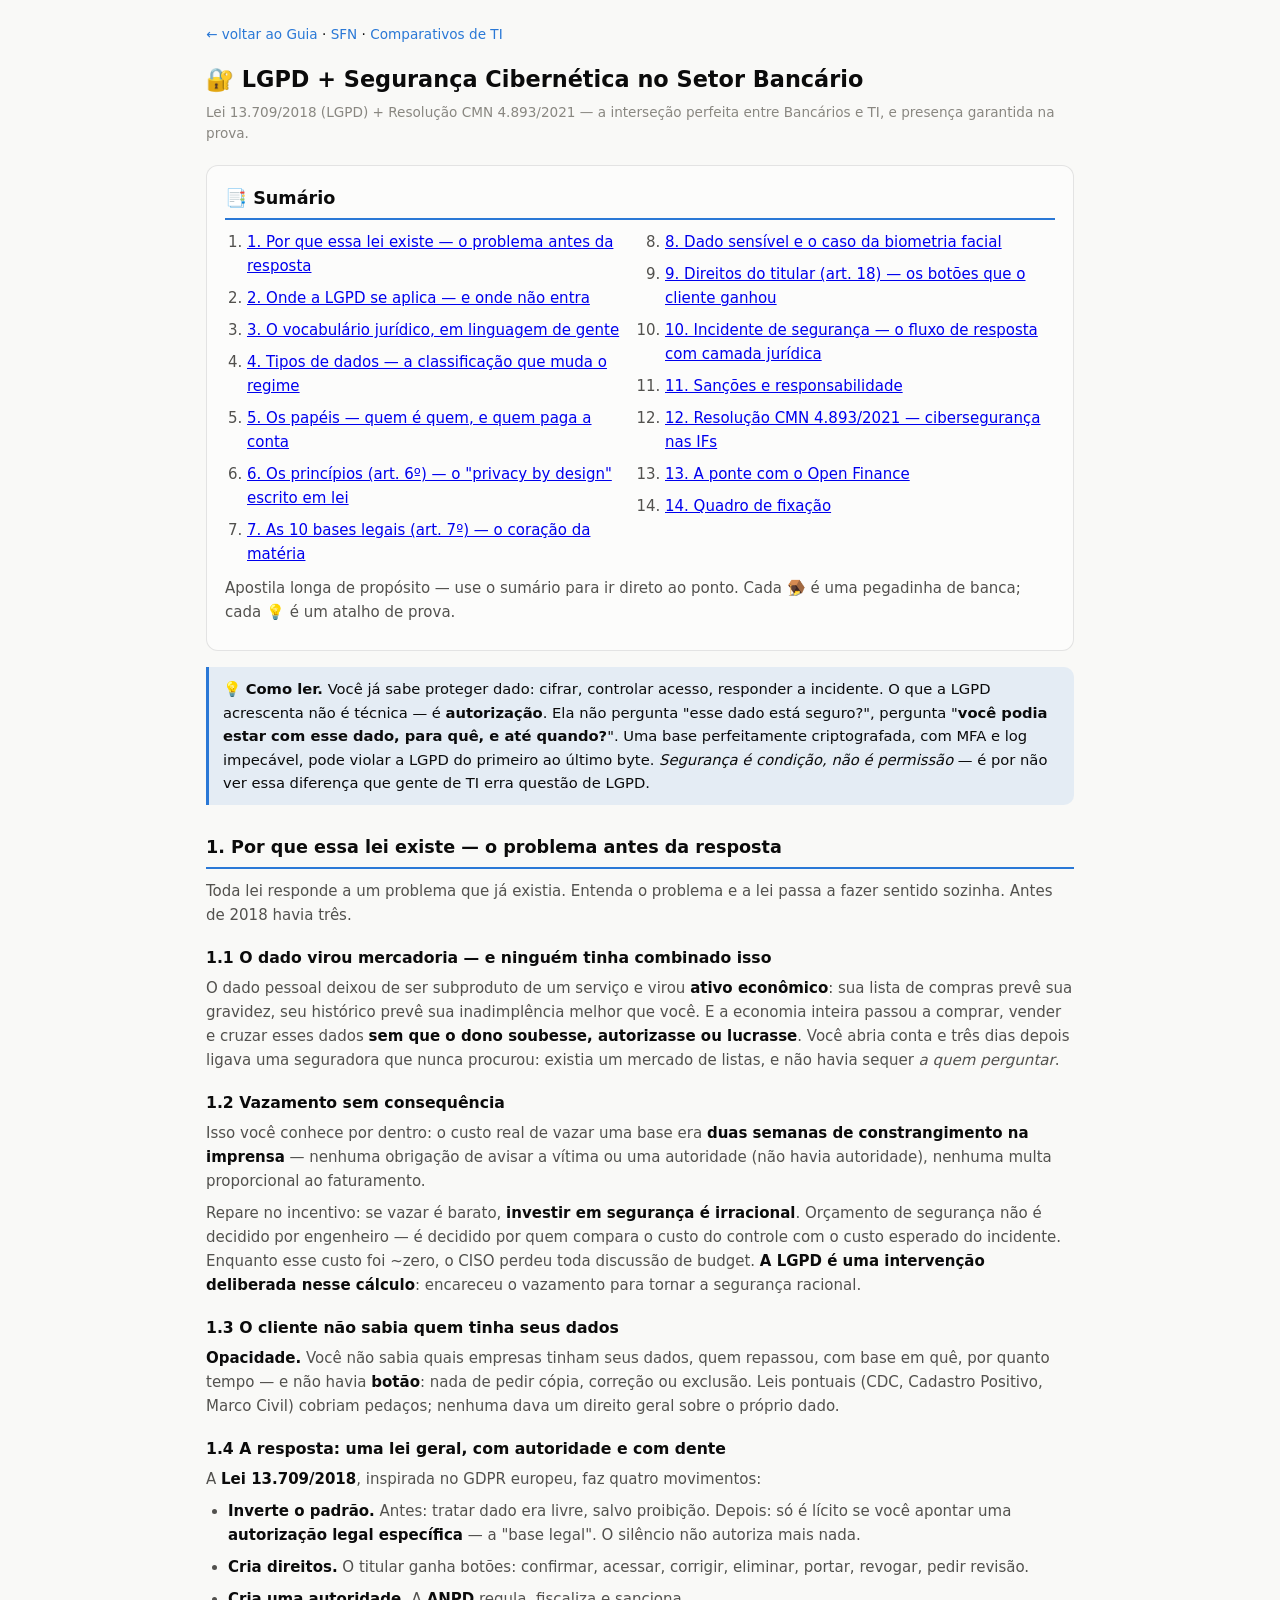
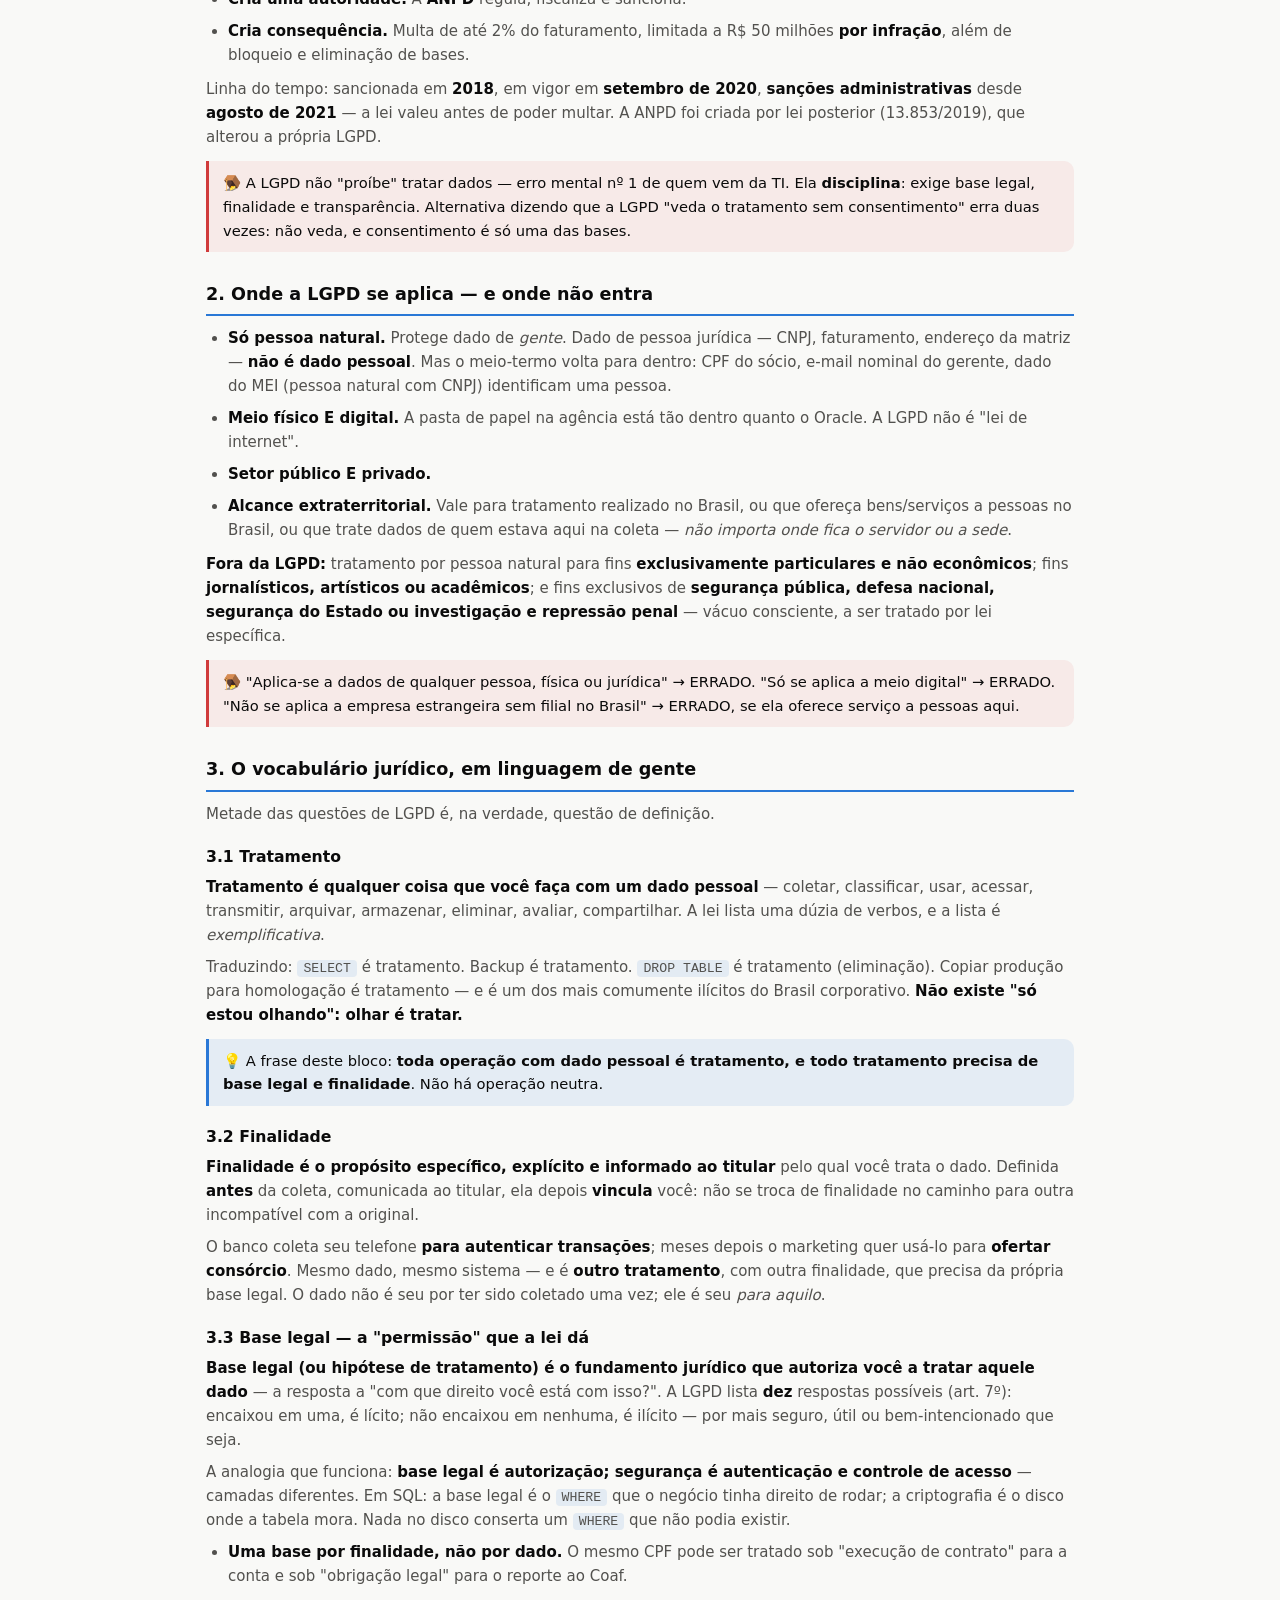
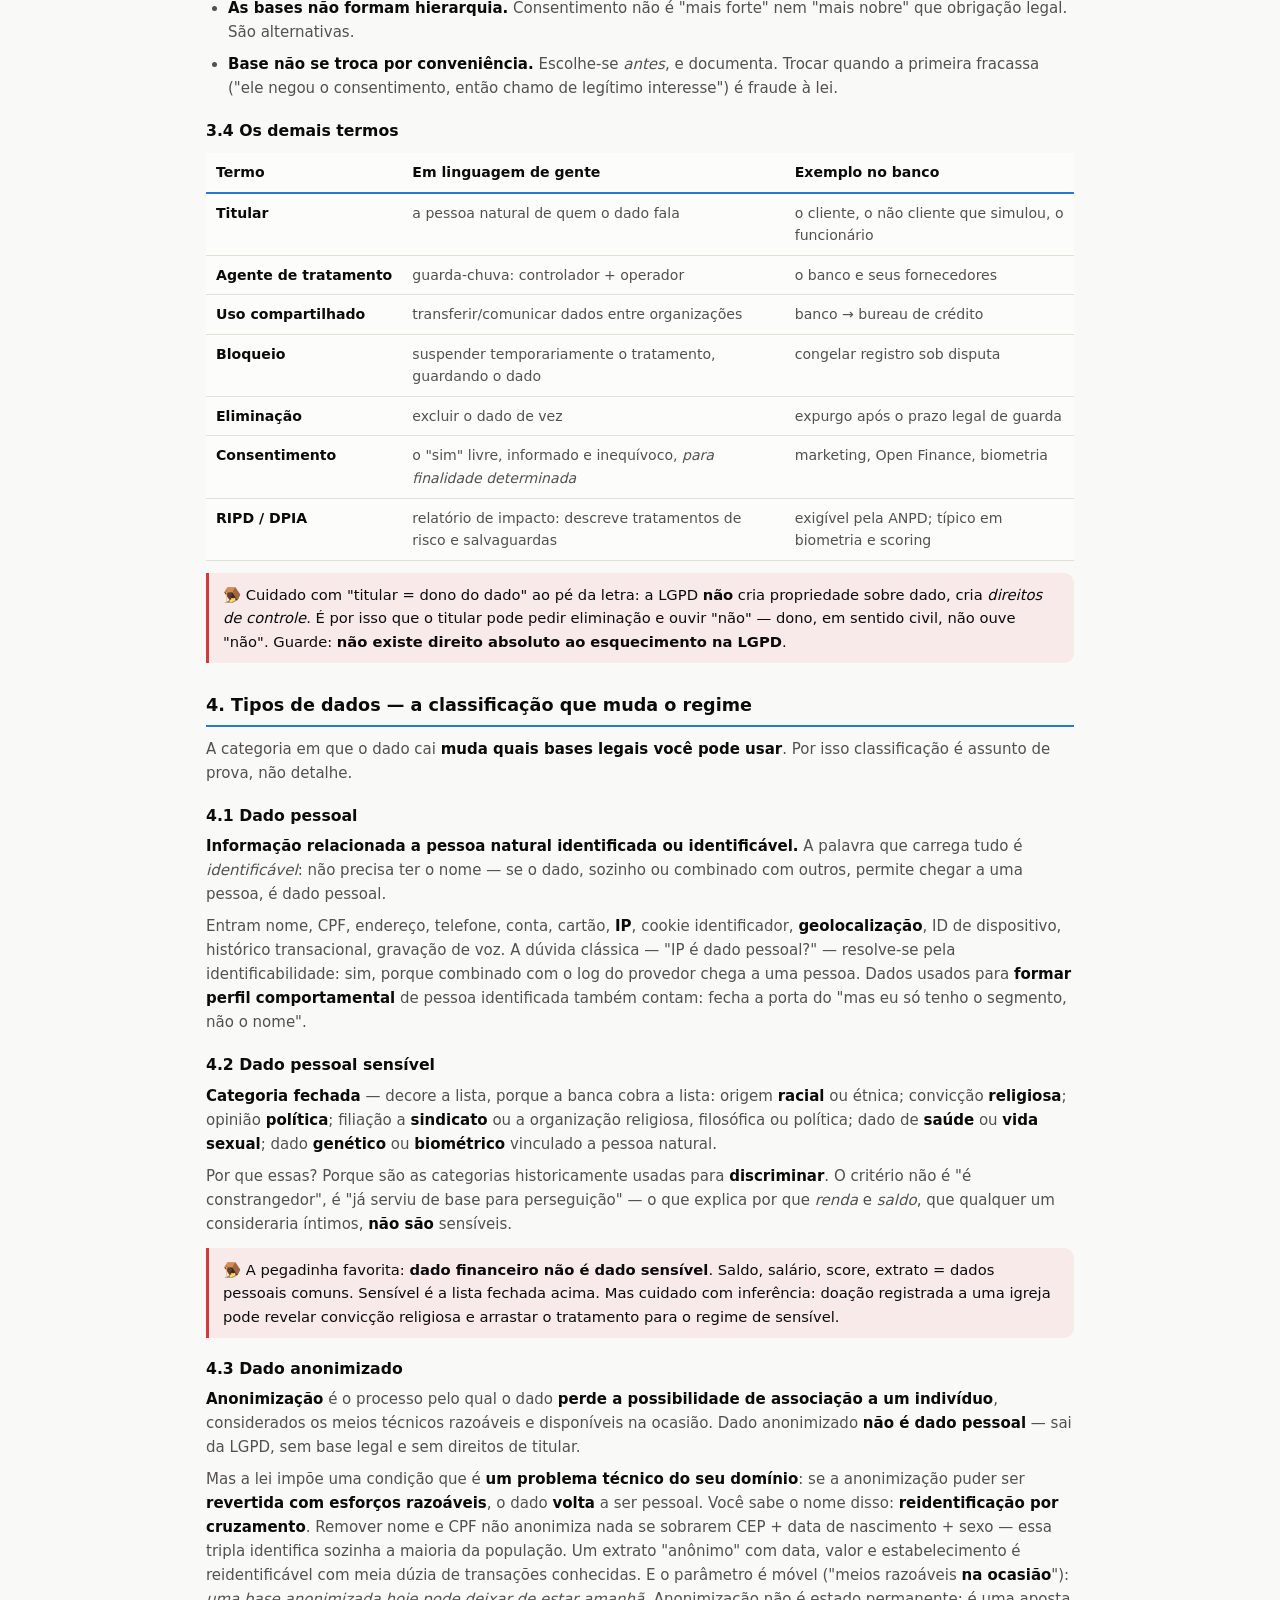
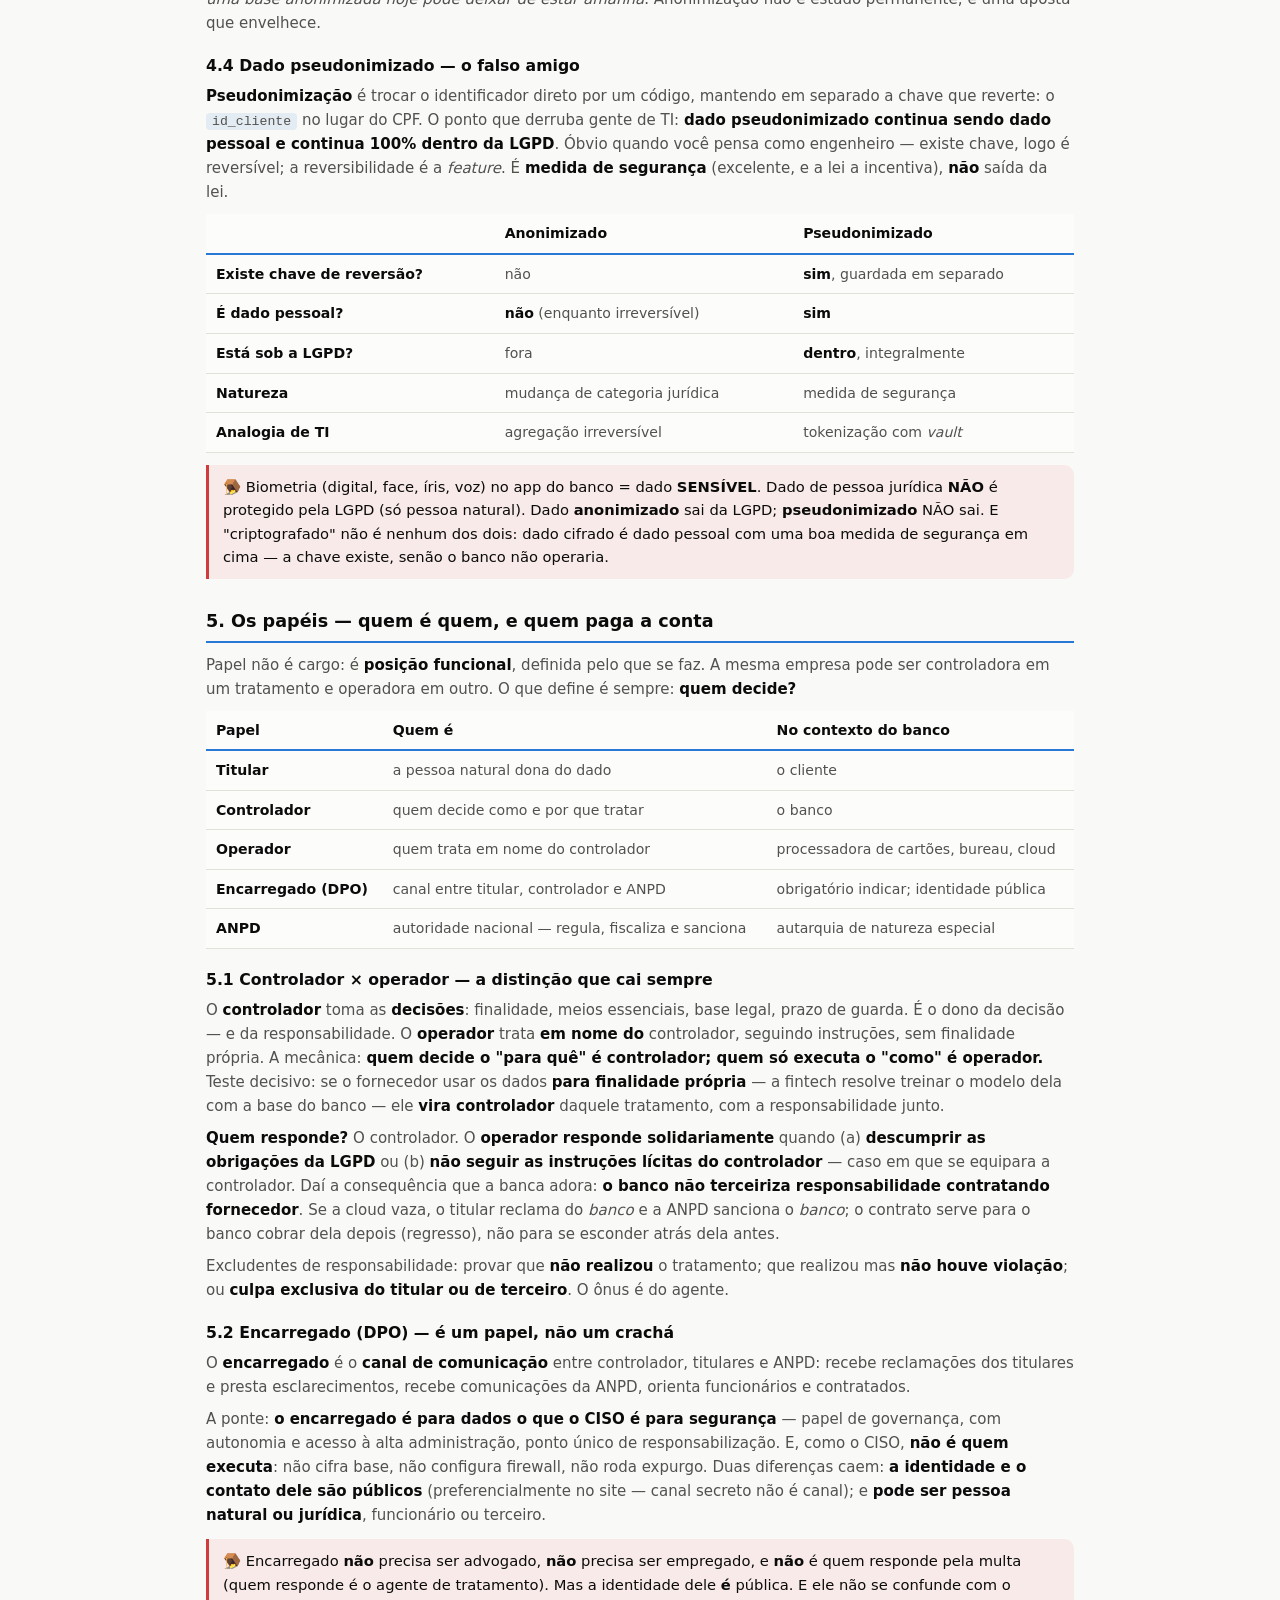
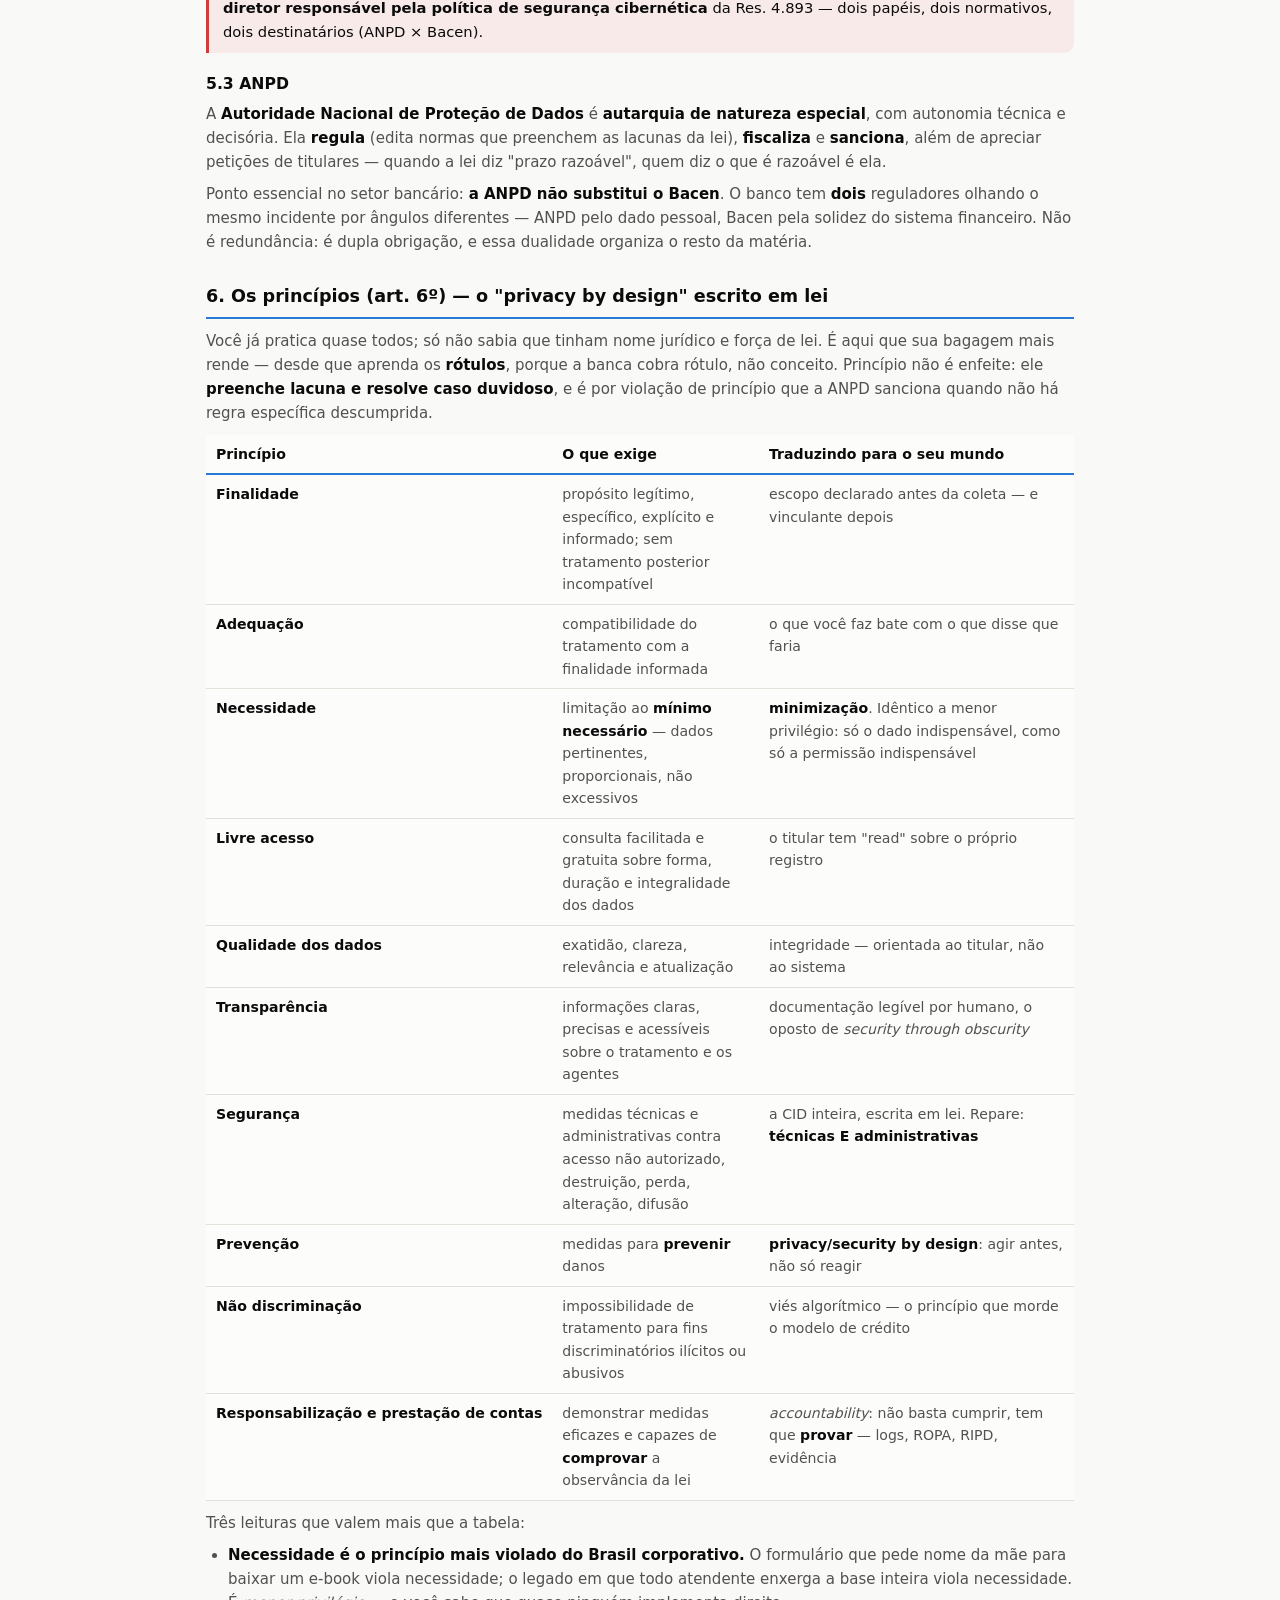
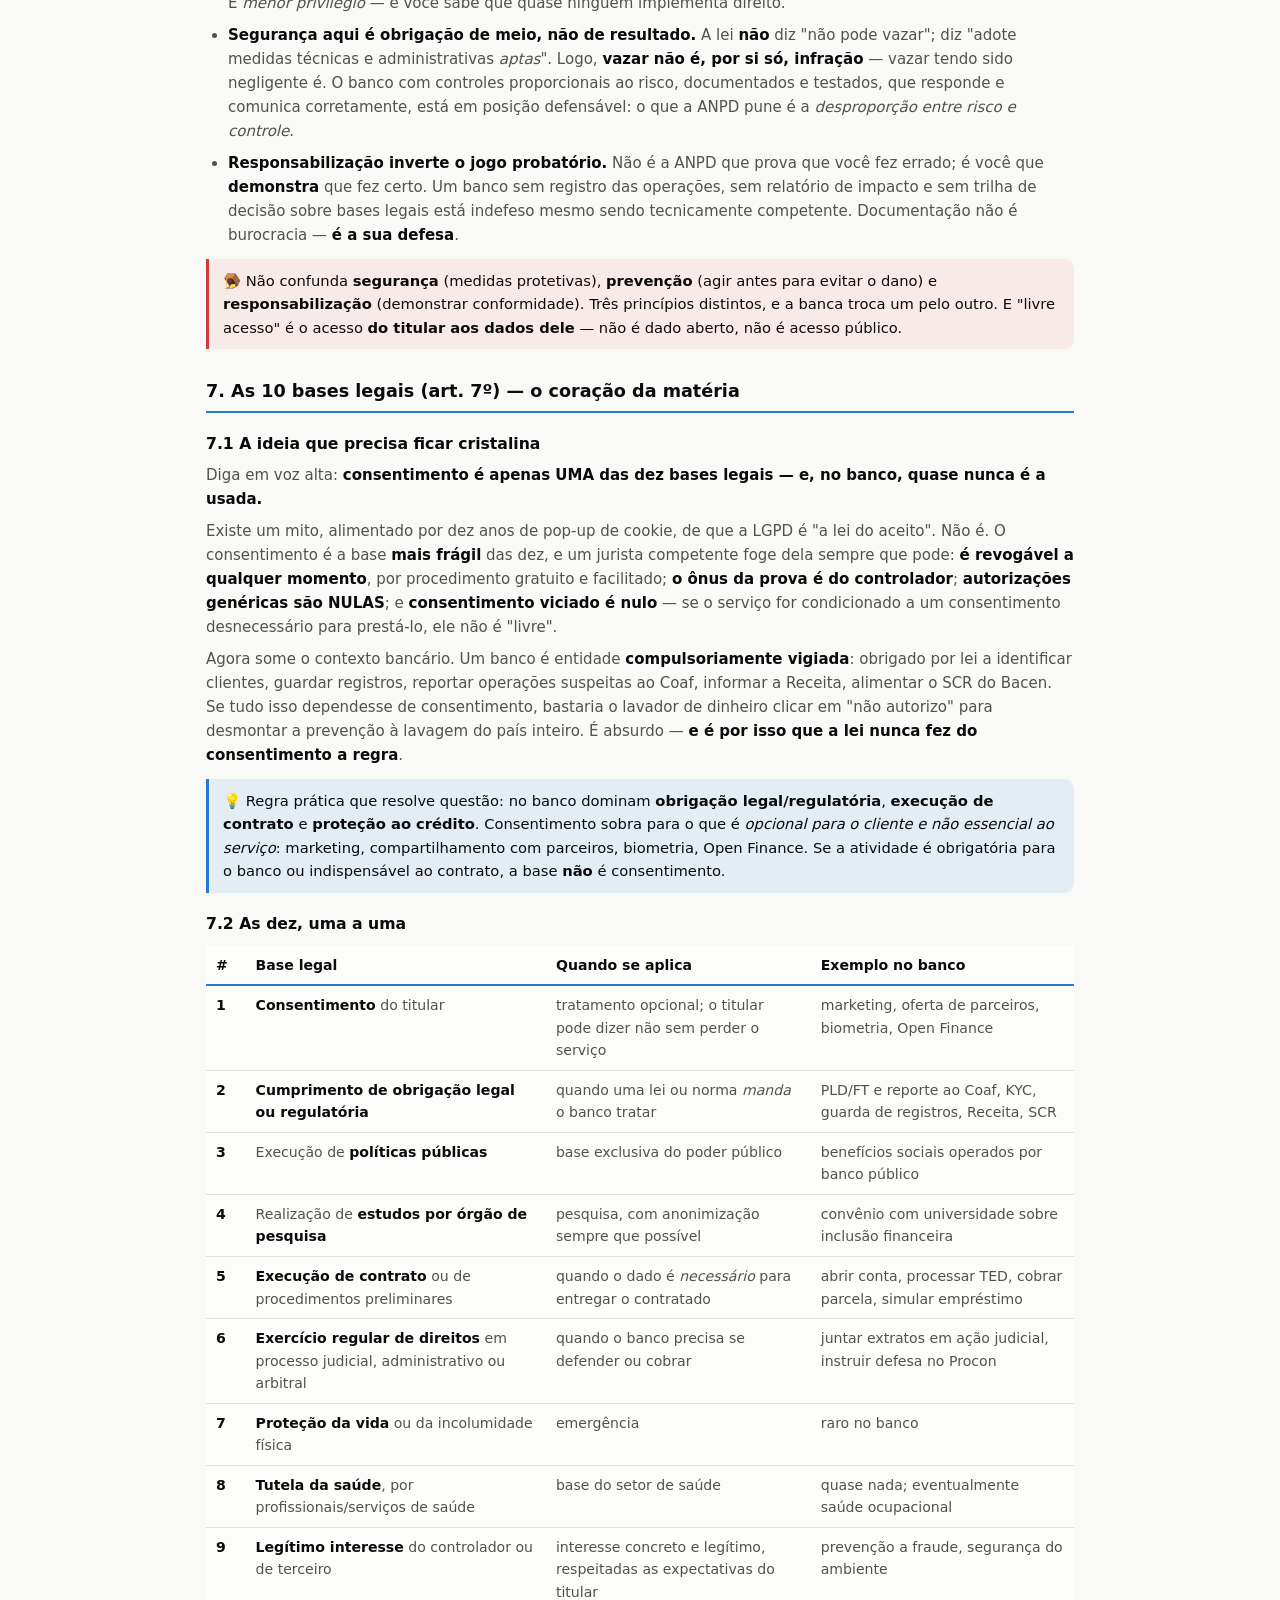
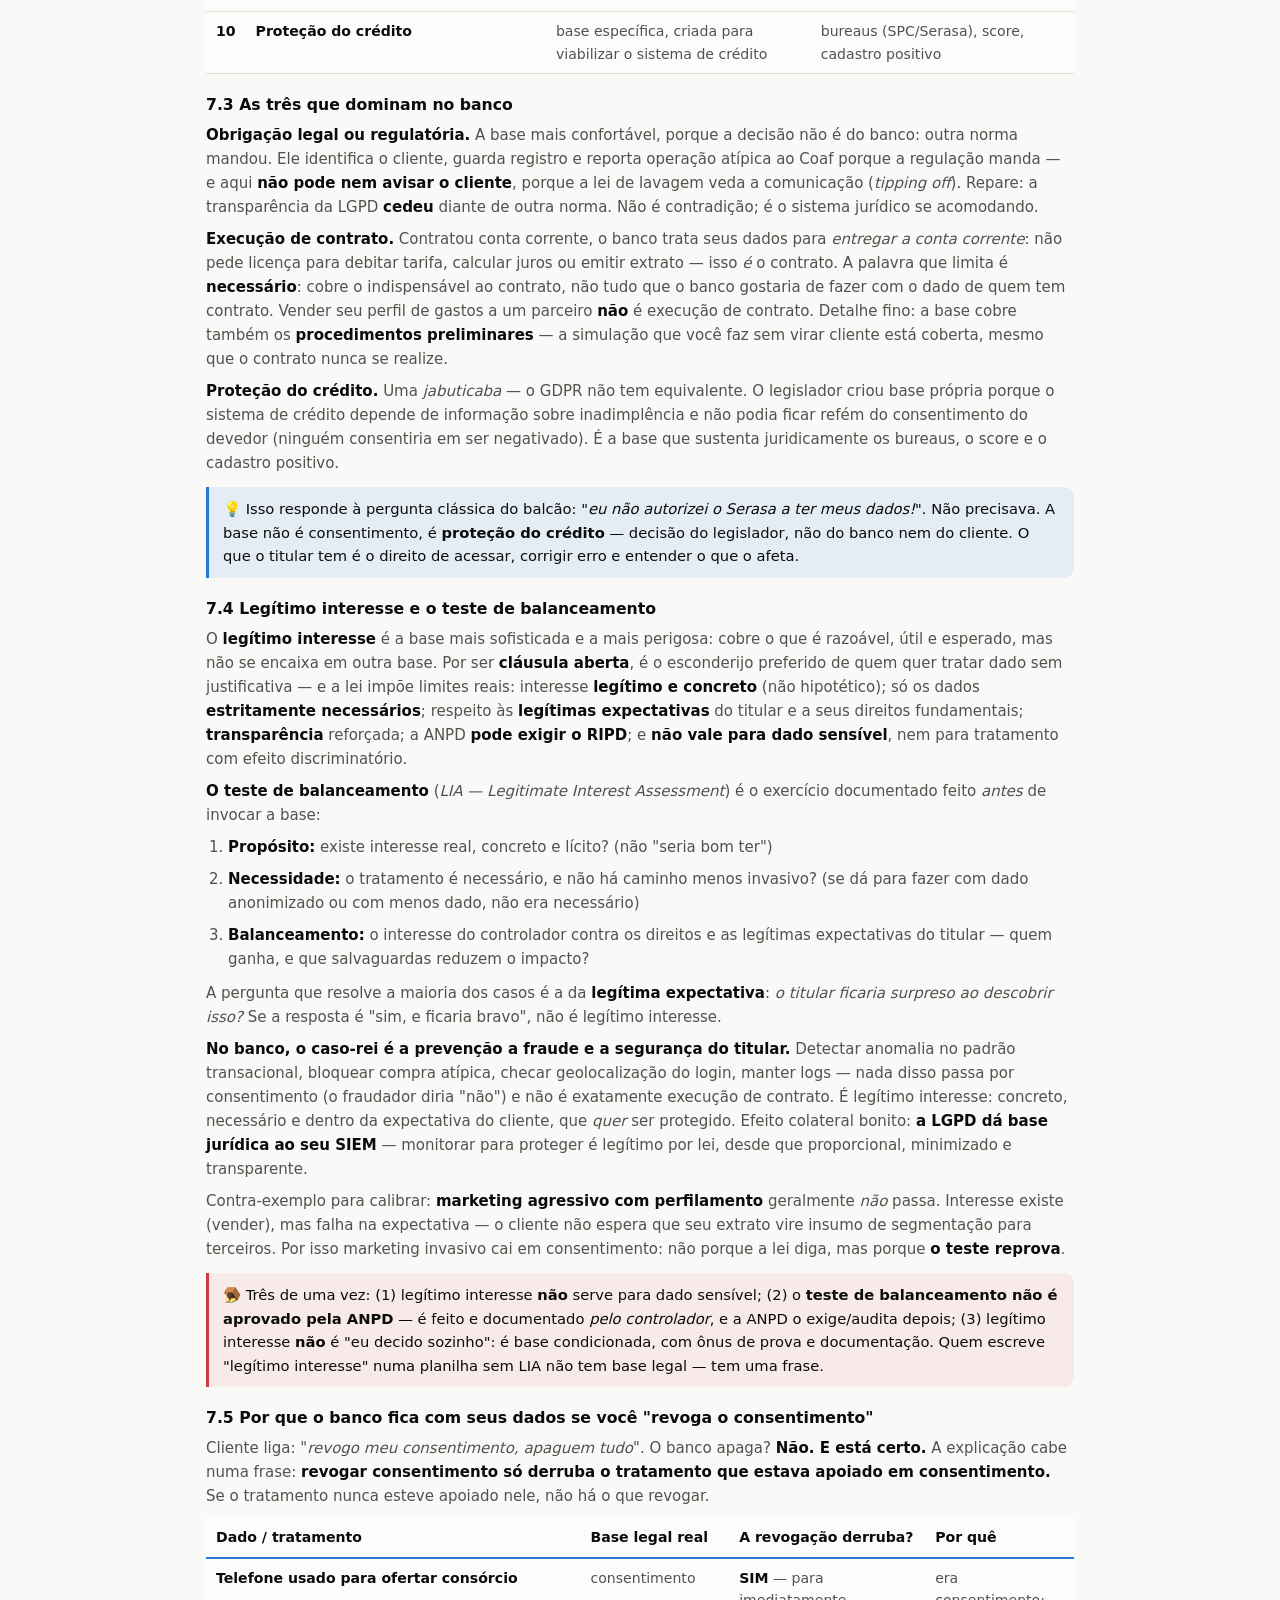
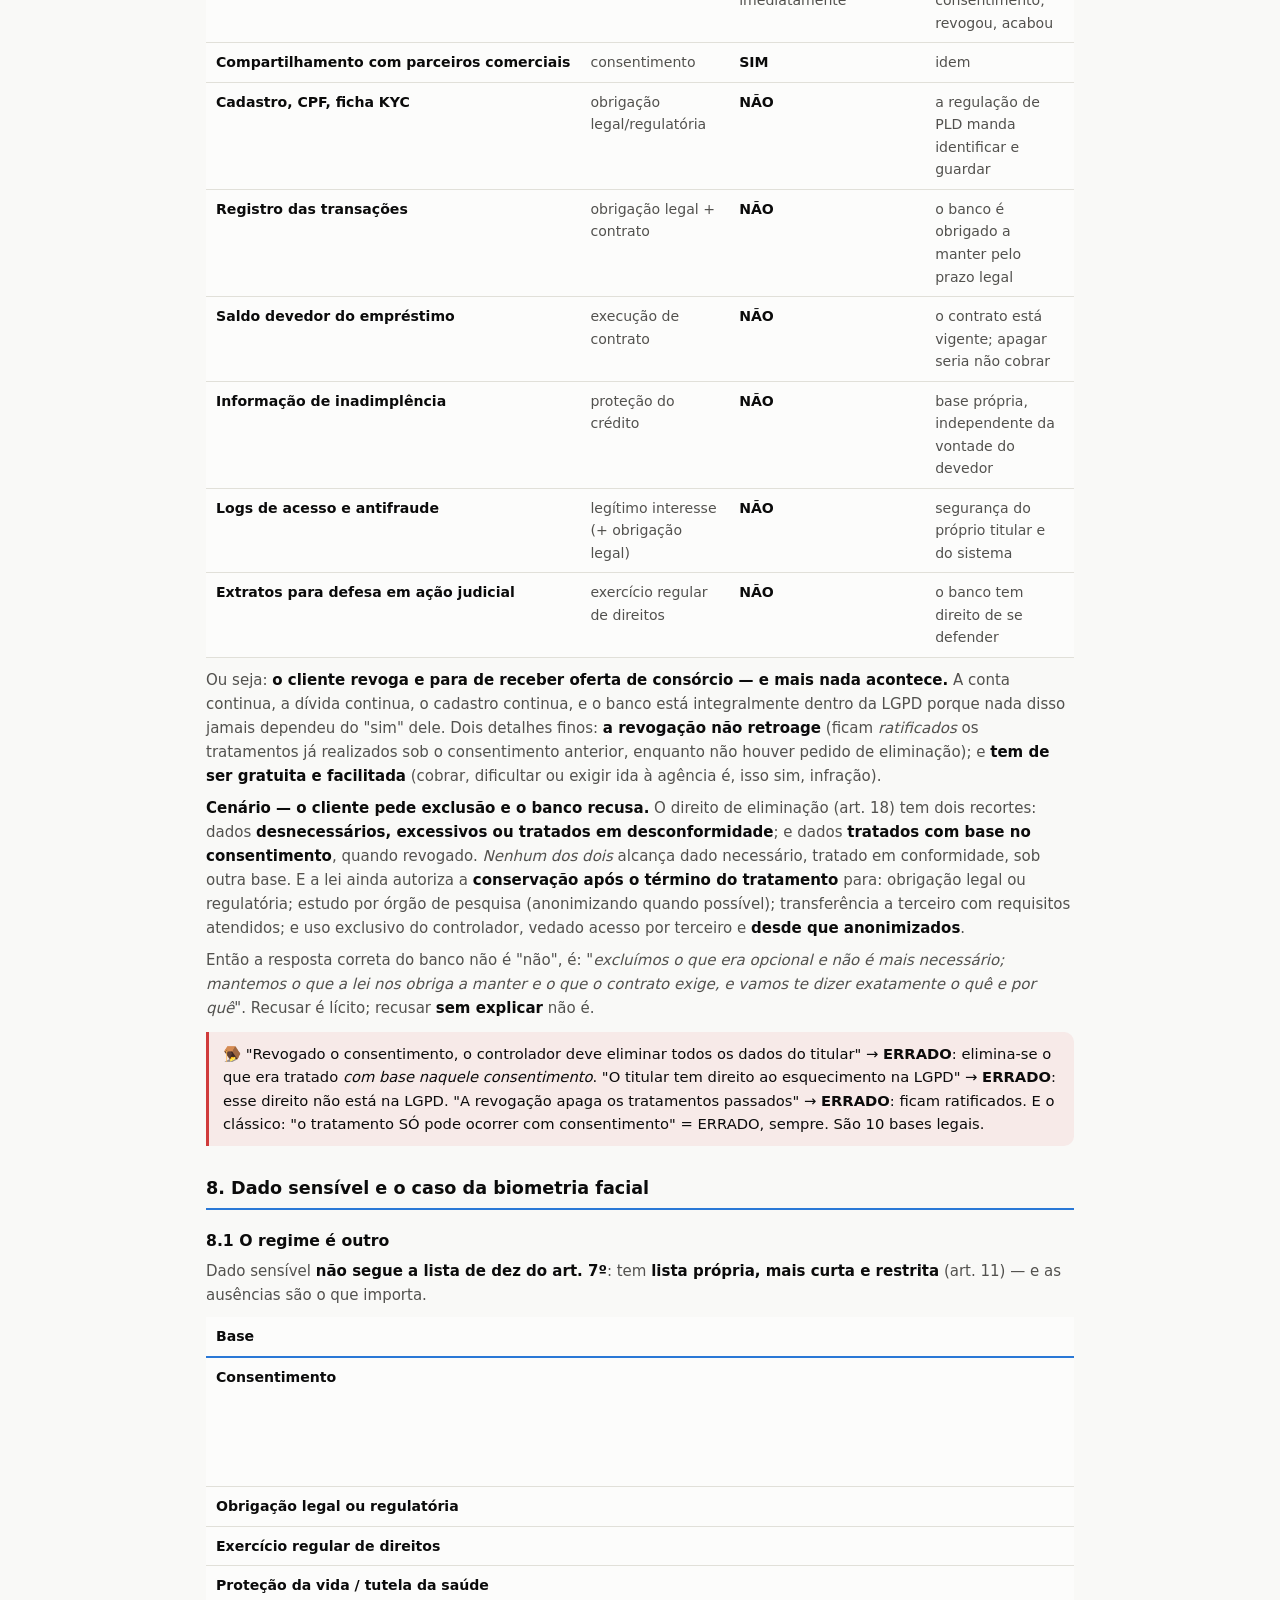
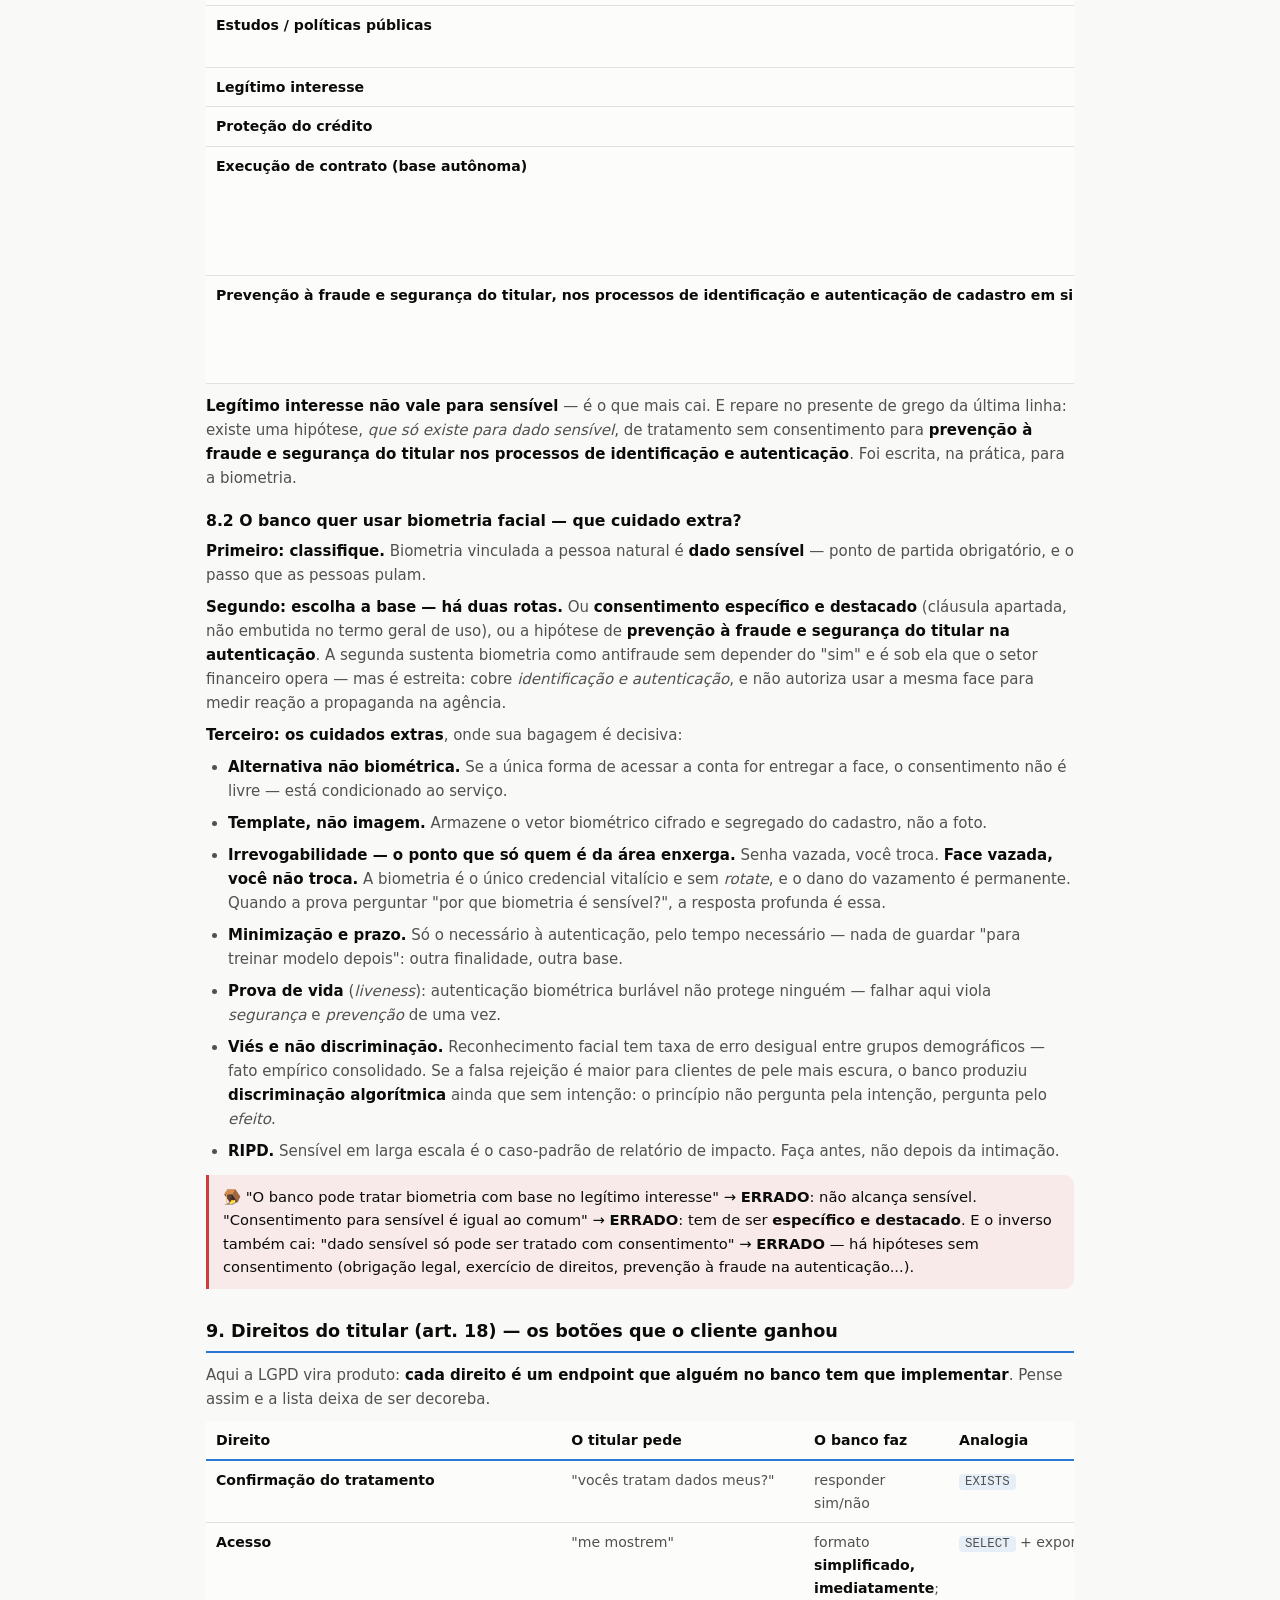
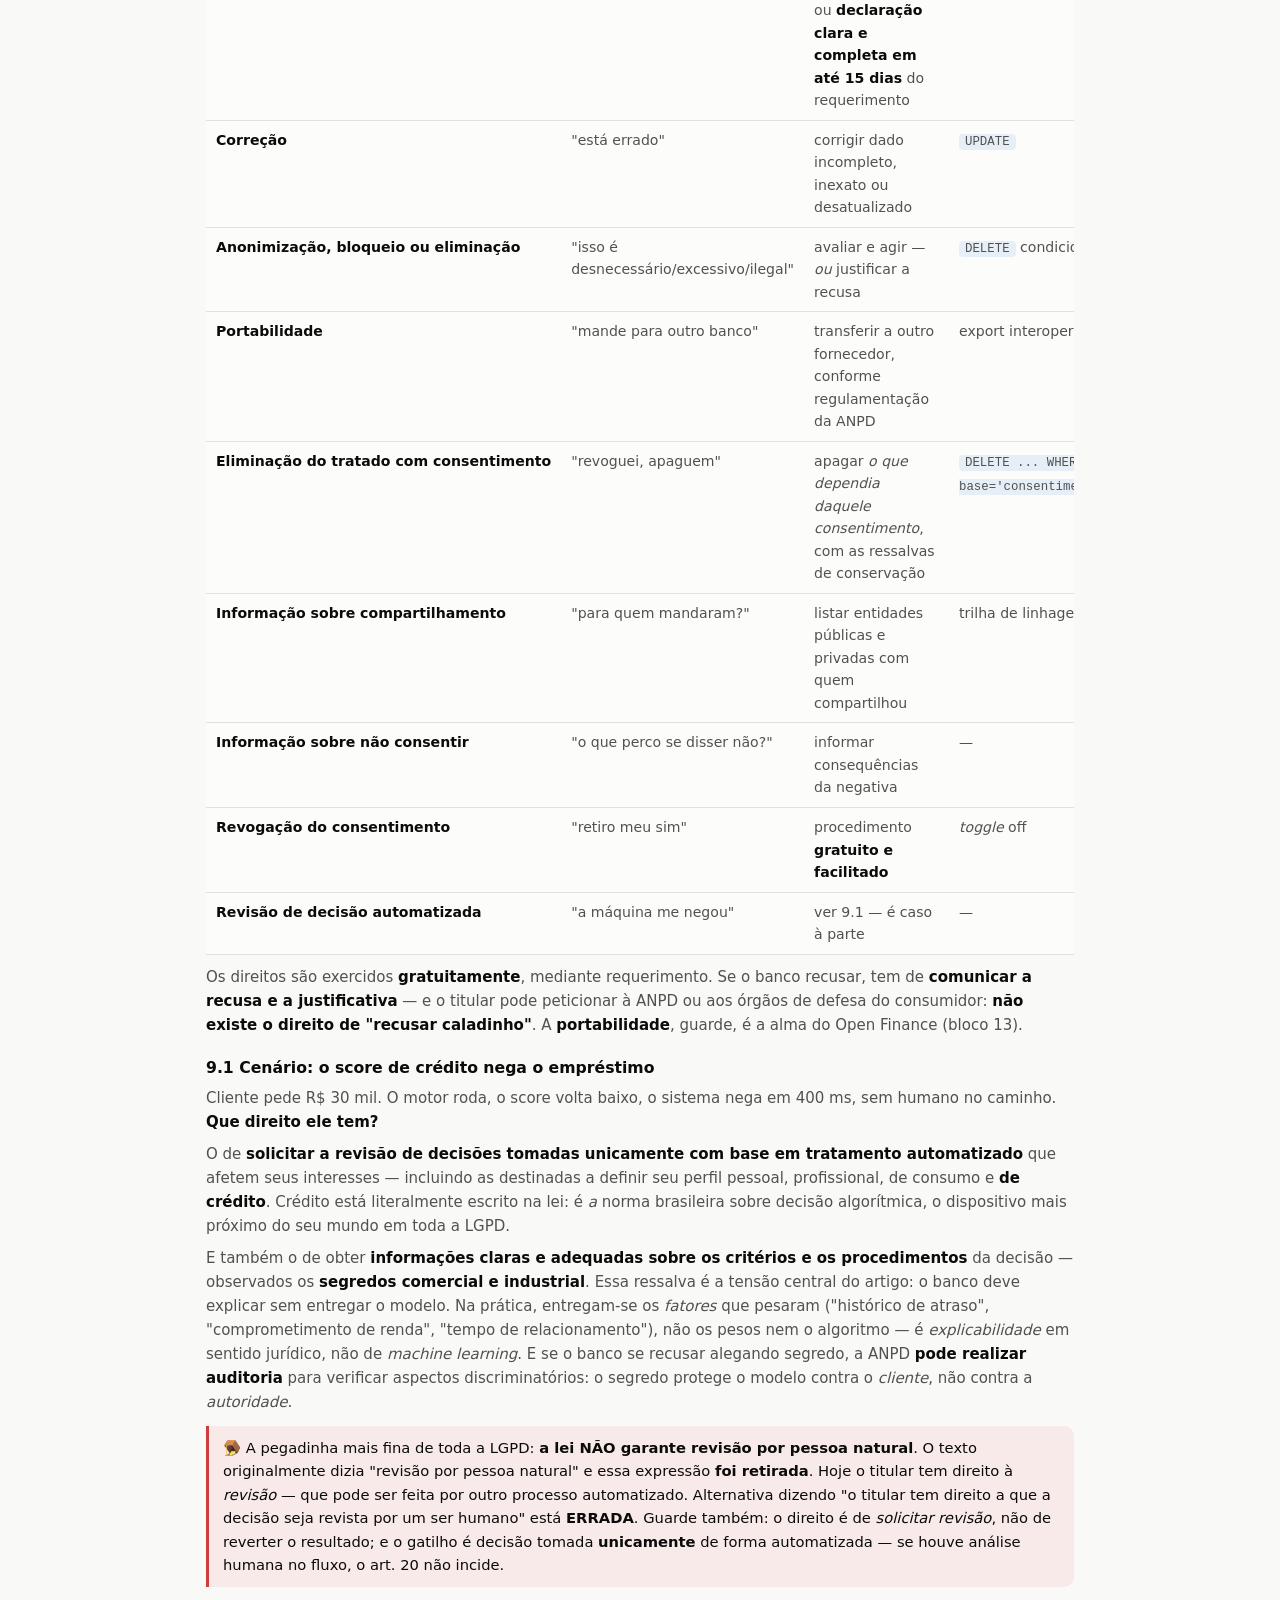
<file: resumos/lgpd-bancaria.html>
<!DOCTYPE html>
<html lang="pt-BR">
<head>
<meta charset="UTF-8">
<meta name="viewport" content="width=device-width, initial-scale=1.0">
<title>Resumo — LGPD e Segurança Cibernética Bancária</title>
<link rel="stylesheet" href="estilo.css">
</head>
<body>
<div class="wrap">
  <div class="nav"><a href="../guia.html">← voltar ao Guia</a> · <a href="sfn.html">SFN</a> · <a href="ti-comparativos.html">Comparativos de TI</a></div>
  <h1>🔐 LGPD + Segurança Cibernética no Setor Bancário</h1>
  <p class="sub">Lei 13.709/2018 (LGPD) + Resolução CMN 4.893/2021 — a interseção perfeita entre Bancários e TI, e presença garantida na prova.</p>

  <div class="card" id="sumario">
    <h2 id="sec-sumario" style="margin-top:0">📑 Sumário</h2>
    <ol style="columns:2;column-gap:28px">
      <li><a href="#sec-1-por-que-essa-lei-existe-o-problema-antes-da">1. Por que essa lei existe — o problema antes da resposta</a></li>
      <li><a href="#sec-2-onde-a-lgpd-se-aplica-e-onde-nao-entra">2. Onde a LGPD se aplica — e onde não entra</a></li>
      <li><a href="#sec-3-o-vocabulario-juridico-em-linguagem-de-gent">3. O vocabulário jurídico, em linguagem de gente</a></li>
      <li><a href="#sec-4-tipos-de-dados-a-classificacao-que-muda-o-r">4. Tipos de dados — a classificação que muda o regime</a></li>
      <li><a href="#sec-5-os-papeis-quem-e-quem-e-quem-paga-a-conta">5. Os papéis — quem é quem, e quem paga a conta</a></li>
      <li><a href="#sec-6-os-principios-art-6-o-privacy-by-design-esc">6. Os princípios (art. 6º) — o "privacy by design" escrito em lei</a></li>
      <li><a href="#sec-7-as-10-bases-legais-art-7-o-coracao-da-mater">7. As 10 bases legais (art. 7º) — o coração da matéria</a></li>
      <li><a href="#sec-8-dado-sensivel-e-o-caso-da-biometria-facial">8. Dado sensível e o caso da biometria facial</a></li>
      <li><a href="#sec-9-direitos-do-titular-art-18-os-botoes-que-o-">9. Direitos do titular (art. 18) — os botões que o cliente ganhou</a></li>
      <li><a href="#sec-10-incidente-de-seguranca-o-fluxo-de-resposta">10. Incidente de segurança — o fluxo de resposta com camada jurídica</a></li>
      <li><a href="#sec-11-sancoes-e-responsabilidade">11. Sanções e responsabilidade</a></li>
      <li><a href="#sec-12-resolucao-cmn-4-893-2021-ciberseguranca-na">12. Resolução CMN 4.893/2021 — cibersegurança nas IFs</a></li>
      <li><a href="#sec-13-a-ponte-com-o-open-finance">13. A ponte com o Open Finance</a></li>
      <li><a href="#sec-14-quadro-de-fixacao">14. Quadro de fixação</a></li>
    </ol>
    <p class="muted" style="margin-top:8px">Apostila longa de propósito — use o sumário para ir direto ao ponto. Cada 🪤 é uma pegadinha de banca; cada 💡 é um atalho de prova.</p>
  </div>


  <div class="tip">💡 <strong>Como ler.</strong> Você já sabe proteger dado: cifrar, controlar acesso, responder a incidente. O que a LGPD acrescenta não é técnica — é <strong>autorização</strong>. Ela não pergunta "esse dado está seguro?", pergunta "<strong>você podia estar com esse dado, para quê, e até quando?</strong>". Uma base perfeitamente criptografada, com MFA e log impecável, pode violar a LGPD do primeiro ao último byte. <em>Segurança é condição, não é permissão</em> — é por não ver essa diferença que gente de TI erra questão de LGPD.</div>

  <h2 id="sec-1-por-que-essa-lei-existe-o-problema-antes-da">1. Por que essa lei existe — o problema antes da resposta</h2>
  <p>Toda lei responde a um problema que já existia. Entenda o problema e a lei passa a fazer sentido sozinha. Antes de 2018 havia três.</p>

  <h3>1.1 O dado virou mercadoria — e ninguém tinha combinado isso</h3>
  <p>O dado pessoal deixou de ser subproduto de um serviço e virou <strong>ativo econômico</strong>: sua lista de compras prevê sua gravidez, seu histórico prevê sua inadimplência melhor que você. E a economia inteira passou a comprar, vender e cruzar esses dados <strong>sem que o dono soubesse, autorizasse ou lucrasse</strong>. Você abria conta e três dias depois ligava uma seguradora que nunca procurou: existia um mercado de listas, e não havia sequer <em>a quem perguntar</em>.</p>

  <h3>1.2 Vazamento sem consequência</h3>
  <p>Isso você conhece por dentro: o custo real de vazar uma base era <strong>duas semanas de constrangimento na imprensa</strong> — nenhuma obrigação de avisar a vítima ou uma autoridade (não havia autoridade), nenhuma multa proporcional ao faturamento.</p>
  <p>Repare no incentivo: se vazar é barato, <strong>investir em segurança é irracional</strong>. Orçamento de segurança não é decidido por engenheiro — é decidido por quem compara o custo do controle com o custo esperado do incidente. Enquanto esse custo foi ~zero, o CISO perdeu toda discussão de budget. <strong>A LGPD é uma intervenção deliberada nesse cálculo</strong>: encareceu o vazamento para tornar a segurança racional.</p>

  <h3>1.3 O cliente não sabia quem tinha seus dados</h3>
  <p><strong>Opacidade.</strong> Você não sabia quais empresas tinham seus dados, quem repassou, com base em quê, por quanto tempo — e não havia <strong>botão</strong>: nada de pedir cópia, correção ou exclusão. Leis pontuais (CDC, Cadastro Positivo, Marco Civil) cobriam pedaços; nenhuma dava um direito geral sobre o próprio dado.</p>

  <h3>1.4 A resposta: uma lei geral, com autoridade e com dente</h3>
  <p>A <strong>Lei 13.709/2018</strong>, inspirada no GDPR europeu, faz quatro movimentos:</p>
  <ul>
    <li><strong>Inverte o padrão.</strong> Antes: tratar dado era livre, salvo proibição. Depois: só é lícito se você apontar uma <strong>autorização legal específica</strong> — a "base legal". O silêncio não autoriza mais nada.</li>
    <li><strong>Cria direitos.</strong> O titular ganha botões: confirmar, acessar, corrigir, eliminar, portar, revogar, pedir revisão.</li>
    <li><strong>Cria uma autoridade.</strong> A <strong>ANPD</strong> regula, fiscaliza e sanciona.</li>
    <li><strong>Cria consequência.</strong> Multa de até 2% do faturamento, limitada a R$ 50 milhões <strong>por infração</strong>, além de bloqueio e eliminação de bases.</li>
  </ul>
  <p class="muted">Linha do tempo: sancionada em <strong>2018</strong>, em vigor em <strong>setembro de 2020</strong>, <strong>sanções administrativas</strong> desde <strong>agosto de 2021</strong> — a lei valeu antes de poder multar. A ANPD foi criada por lei posterior (13.853/2019), que alterou a própria LGPD.</p>
  <div class="trap">🪤 A LGPD não "proíbe" tratar dados — erro mental nº 1 de quem vem da TI. Ela <strong>disciplina</strong>: exige base legal, finalidade e transparência. Alternativa dizendo que a LGPD "veda o tratamento sem consentimento" erra duas vezes: não veda, e consentimento é só uma das bases.</div>

  <h2 id="sec-2-onde-a-lgpd-se-aplica-e-onde-nao-entra">2. Onde a LGPD se aplica — e onde não entra</h2>
  <ul>
    <li><strong>Só pessoa natural.</strong> Protege dado de <em>gente</em>. Dado de pessoa jurídica — CNPJ, faturamento, endereço da matriz — <strong>não é dado pessoal</strong>. Mas o meio-termo volta para dentro: CPF do sócio, e-mail nominal do gerente, dado do MEI (pessoa natural com CNPJ) identificam uma pessoa.</li>
    <li><strong>Meio físico E digital.</strong> A pasta de papel na agência está tão dentro quanto o Oracle. A LGPD não é "lei de internet".</li>
    <li><strong>Setor público E privado.</strong></li>
    <li><strong>Alcance extraterritorial.</strong> Vale para tratamento realizado no Brasil, ou que ofereça bens/serviços a pessoas no Brasil, ou que trate dados de quem estava aqui na coleta — <em>não importa onde fica o servidor ou a sede</em>.</li>
  </ul>
  <p><strong>Fora da LGPD:</strong> tratamento por pessoa natural para fins <strong>exclusivamente particulares e não econômicos</strong>; fins <strong>jornalísticos, artísticos ou acadêmicos</strong>; e fins exclusivos de <strong>segurança pública, defesa nacional, segurança do Estado ou investigação e repressão penal</strong> — vácuo consciente, a ser tratado por lei específica.</p>
  <div class="trap">🪤 "Aplica-se a dados de qualquer pessoa, física ou jurídica" → ERRADO. "Só se aplica a meio digital" → ERRADO. "Não se aplica a empresa estrangeira sem filial no Brasil" → ERRADO, se ela oferece serviço a pessoas aqui.</div>

  <h2 id="sec-3-o-vocabulario-juridico-em-linguagem-de-gent">3. O vocabulário jurídico, em linguagem de gente</h2>
  <p>Metade das questões de LGPD é, na verdade, questão de definição.</p>

  <h3>3.1 Tratamento</h3>
  <p><strong>Tratamento é qualquer coisa que você faça com um dado pessoal</strong> — coletar, classificar, usar, acessar, transmitir, arquivar, armazenar, eliminar, avaliar, compartilhar. A lei lista uma dúzia de verbos, e a lista é <em>exemplificativa</em>.</p>
  <p>Traduzindo: <code>SELECT</code> é tratamento. Backup é tratamento. <code>DROP TABLE</code> é tratamento (eliminação). Copiar produção para homologação é tratamento — e é um dos mais comumente ilícitos do Brasil corporativo. <strong>Não existe "só estou olhando": olhar é tratar.</strong></p>
  <div class="tip">💡 A frase deste bloco: <strong>toda operação com dado pessoal é tratamento, e todo tratamento precisa de base legal e finalidade</strong>. Não há operação neutra.</div>

  <h3>3.2 Finalidade</h3>
  <p><strong>Finalidade é o propósito específico, explícito e informado ao titular</strong> pelo qual você trata o dado. Definida <strong>antes</strong> da coleta, comunicada ao titular, ela depois <strong>vincula</strong> você: não se troca de finalidade no caminho para outra incompatível com a original.</p>
  <p>O banco coleta seu telefone <strong>para autenticar transações</strong>; meses depois o marketing quer usá-lo para <strong>ofertar consórcio</strong>. Mesmo dado, mesmo sistema — e é <strong>outro tratamento</strong>, com outra finalidade, que precisa da própria base legal. O dado não é seu por ter sido coletado uma vez; ele é seu <em>para aquilo</em>.</p>

  <h3>3.3 Base legal — a "permissão" que a lei dá</h3>
  <p><strong>Base legal (ou hipótese de tratamento) é o fundamento jurídico que autoriza você a tratar aquele dado</strong> — a resposta a "com que direito você está com isso?". A LGPD lista <strong>dez</strong> respostas possíveis (art. 7º): encaixou em uma, é lícito; não encaixou em nenhuma, é ilícito — por mais seguro, útil ou bem-intencionado que seja.</p>
  <p>A analogia que funciona: <strong>base legal é autorização; segurança é autenticação e controle de acesso</strong> — camadas diferentes. Em SQL: a base legal é o <code>WHERE</code> que o negócio tinha direito de rodar; a criptografia é o disco onde a tabela mora. Nada no disco conserta um <code>WHERE</code> que não podia existir.</p>
  <ul>
    <li><strong>Uma base por finalidade, não por dado.</strong> O mesmo CPF pode ser tratado sob "execução de contrato" para a conta e sob "obrigação legal" para o reporte ao Coaf.</li>
    <li><strong>As bases não formam hierarquia.</strong> Consentimento não é "mais forte" nem "mais nobre" que obrigação legal. São alternativas.</li>
    <li><strong>Base não se troca por conveniência.</strong> Escolhe-se <em>antes</em>, e documenta. Trocar quando a primeira fracassa ("ele negou o consentimento, então chamo de legítimo interesse") é fraude à lei.</li>
  </ul>

  <h3>3.4 Os demais termos</h3>
  <div class="table-scroll">
  <table>
    <tr><th>Termo</th><th>Em linguagem de gente</th><th>Exemplo no banco</th></tr>
    <tr><td><strong>Titular</strong></td><td>a pessoa natural de quem o dado fala</td><td>o cliente, o não cliente que simulou, o funcionário</td></tr>
    <tr><td><strong>Agente de tratamento</strong></td><td>guarda-chuva: controlador + operador</td><td>o banco e seus fornecedores</td></tr>
    <tr><td><strong>Uso compartilhado</strong></td><td>transferir/comunicar dados entre organizações</td><td>banco → bureau de crédito</td></tr>
    <tr><td><strong>Bloqueio</strong></td><td>suspender temporariamente o tratamento, guardando o dado</td><td>congelar registro sob disputa</td></tr>
    <tr><td><strong>Eliminação</strong></td><td>excluir o dado de vez</td><td>expurgo após o prazo legal de guarda</td></tr>
    <tr><td><strong>Consentimento</strong></td><td>o "sim" livre, informado e inequívoco, <em>para finalidade determinada</em></td><td>marketing, Open Finance, biometria</td></tr>
    <tr><td><strong>RIPD / DPIA</strong></td><td>relatório de impacto: descreve tratamentos de risco e salvaguardas</td><td>exigível pela ANPD; típico em biometria e scoring</td></tr>
  </table>
  </div>
  <div class="trap">🪤 Cuidado com "titular = dono do dado" ao pé da letra: a LGPD <strong>não</strong> cria propriedade sobre dado, cria <em>direitos de controle</em>. É por isso que o titular pode pedir eliminação e ouvir "não" — dono, em sentido civil, não ouve "não". Guarde: <strong>não existe direito absoluto ao esquecimento na LGPD</strong>.</div>

  <h2 id="sec-4-tipos-de-dados-a-classificacao-que-muda-o-r">4. Tipos de dados — a classificação que muda o regime</h2>
  <p>A categoria em que o dado cai <strong>muda quais bases legais você pode usar</strong>. Por isso classificação é assunto de prova, não detalhe.</p>

  <h3>4.1 Dado pessoal</h3>
  <p><strong>Informação relacionada a pessoa natural identificada ou identificável.</strong> A palavra que carrega tudo é <em>identificável</em>: não precisa ter o nome — se o dado, sozinho ou combinado com outros, permite chegar a uma pessoa, é dado pessoal.</p>
  <p>Entram nome, CPF, endereço, telefone, conta, cartão, <strong>IP</strong>, cookie identificador, <strong>geolocalização</strong>, ID de dispositivo, histórico transacional, gravação de voz. A dúvida clássica — "IP é dado pessoal?" — resolve-se pela identificabilidade: sim, porque combinado com o log do provedor chega a uma pessoa. Dados usados para <strong>formar perfil comportamental</strong> de pessoa identificada também contam: fecha a porta do "mas eu só tenho o segmento, não o nome".</p>

  <h3>4.2 Dado pessoal sensível</h3>
  <p><strong>Categoria fechada</strong> — decore a lista, porque a banca cobra a lista: origem <strong>racial</strong> ou étnica; convicção <strong>religiosa</strong>; opinião <strong>política</strong>; filiação a <strong>sindicato</strong> ou a organização religiosa, filosófica ou política; dado de <strong>saúde</strong> ou <strong>vida sexual</strong>; dado <strong>genético</strong> ou <strong>biométrico</strong> vinculado a pessoa natural.</p>
  <p>Por que essas? Porque são as categorias historicamente usadas para <strong>discriminar</strong>. O critério não é "é constrangedor", é "já serviu de base para perseguição" — o que explica por que <em>renda</em> e <em>saldo</em>, que qualquer um consideraria íntimos, <strong>não são</strong> sensíveis.</p>
  <div class="trap">🪤 A pegadinha favorita: <strong>dado financeiro não é dado sensível</strong>. Saldo, salário, score, extrato = dados pessoais comuns. Sensível é a lista fechada acima. Mas cuidado com inferência: doação registrada a uma igreja pode revelar convicção religiosa e arrastar o tratamento para o regime de sensível.</div>

  <h3>4.3 Dado anonimizado</h3>
  <p><strong>Anonimização</strong> é o processo pelo qual o dado <strong>perde a possibilidade de associação a um indivíduo</strong>, considerados os meios técnicos razoáveis e disponíveis na ocasião. Dado anonimizado <strong>não é dado pessoal</strong> — sai da LGPD, sem base legal e sem direitos de titular.</p>
  <p>Mas a lei impõe uma condição que é <strong>um problema técnico do seu domínio</strong>: se a anonimização puder ser <strong>revertida com esforços razoáveis</strong>, o dado <strong>volta</strong> a ser pessoal. Você sabe o nome disso: <strong>reidentificação por cruzamento</strong>. Remover nome e CPF não anonimiza nada se sobrarem CEP + data de nascimento + sexo — essa tripla identifica sozinha a maioria da população. Um extrato "anônimo" com data, valor e estabelecimento é reidentificável com meia dúzia de transações conhecidas. E o parâmetro é móvel ("meios razoáveis <strong>na ocasião</strong>"): <em>uma base anonimizada hoje pode deixar de estar amanhã</em>. Anonimização não é estado permanente; é uma aposta que envelhece.</p>

  <h3>4.4 Dado pseudonimizado — o falso amigo</h3>
  <p><strong>Pseudonimização</strong> é trocar o identificador direto por um código, mantendo em separado a chave que reverte: o <code>id_cliente</code> no lugar do CPF. O ponto que derruba gente de TI: <strong>dado pseudonimizado continua sendo dado pessoal e continua 100% dentro da LGPD</strong>. Óbvio quando você pensa como engenheiro — existe chave, logo é reversível; a reversibilidade é a <em>feature</em>. É <strong>medida de segurança</strong> (excelente, e a lei a incentiva), <strong>não</strong> saída da lei.</p>
  <div class="table-scroll">
  <table>
    <tr><th></th><th>Anonimizado</th><th>Pseudonimizado</th></tr>
    <tr><td>Existe chave de reversão?</td><td>não</td><td><strong>sim</strong>, guardada em separado</td></tr>
    <tr><td>É dado pessoal?</td><td><strong>não</strong> (enquanto irreversível)</td><td><strong>sim</strong></td></tr>
    <tr><td>Está sob a LGPD?</td><td>fora</td><td><strong>dentro</strong>, integralmente</td></tr>
    <tr><td>Natureza</td><td>mudança de categoria jurídica</td><td>medida de segurança</td></tr>
    <tr><td>Analogia de TI</td><td>agregação irreversível</td><td>tokenização com <em>vault</em></td></tr>
  </table>
  </div>
  <div class="trap">🪤 Biometria (digital, face, íris, voz) no app do banco = dado <strong>SENSÍVEL</strong>. Dado de pessoa jurídica <strong>NÃO</strong> é protegido pela LGPD (só pessoa natural). Dado <strong>anonimizado</strong> sai da LGPD; <strong>pseudonimizado</strong> NÃO sai. E "criptografado" não é nenhum dos dois: dado cifrado é dado pessoal com uma boa medida de segurança em cima — a chave existe, senão o banco não operaria.</div>

  <h2 id="sec-5-os-papeis-quem-e-quem-e-quem-paga-a-conta">5. Os papéis — quem é quem, e quem paga a conta</h2>
  <p>Papel não é cargo: é <strong>posição funcional</strong>, definida pelo que se faz. A mesma empresa pode ser controladora em um tratamento e operadora em outro. O que define é sempre: <strong>quem decide?</strong></p>
  <div class="table-scroll">
  <table>
    <tr><th>Papel</th><th>Quem é</th><th>No contexto do banco</th></tr>
    <tr><td>Titular</td><td>a pessoa natural dona do dado</td><td>o cliente</td></tr>
    <tr><td>Controlador</td><td>quem decide como e por que tratar</td><td>o banco</td></tr>
    <tr><td>Operador</td><td>quem trata em nome do controlador</td><td>processadora de cartões, bureau, cloud</td></tr>
    <tr><td>Encarregado (DPO)</td><td>canal entre titular, controlador e ANPD</td><td>obrigatório indicar; identidade pública</td></tr>
    <tr><td>ANPD</td><td>autoridade nacional — regula, fiscaliza e sanciona</td><td>autarquia de natureza especial</td></tr>
  </table>
  </div>

  <h3>5.1 Controlador × operador — a distinção que cai sempre</h3>
  <p>O <strong>controlador</strong> toma as <strong>decisões</strong>: finalidade, meios essenciais, base legal, prazo de guarda. É o dono da decisão — e da responsabilidade. O <strong>operador</strong> trata <strong>em nome do</strong> controlador, seguindo instruções, sem finalidade própria. A mecânica: <strong>quem decide o "para quê" é controlador; quem só executa o "como" é operador.</strong> Teste decisivo: se o fornecedor usar os dados <strong>para finalidade própria</strong> — a fintech resolve treinar o modelo dela com a base do banco — ele <strong>vira controlador</strong> daquele tratamento, com a responsabilidade junto.</p>
  <p><strong>Quem responde?</strong> O controlador. O <strong>operador responde solidariamente</strong> quando (a) <strong>descumprir as obrigações da LGPD</strong> ou (b) <strong>não seguir as instruções lícitas do controlador</strong> — caso em que se equipara a controlador. Daí a consequência que a banca adora: <strong>o banco não terceiriza responsabilidade contratando fornecedor</strong>. Se a cloud vaza, o titular reclama do <em>banco</em> e a ANPD sanciona o <em>banco</em>; o contrato serve para o banco cobrar dela depois (regresso), não para se esconder atrás dela antes.</p>
  <p class="muted">Excludentes de responsabilidade: provar que <strong>não realizou</strong> o tratamento; que realizou mas <strong>não houve violação</strong>; ou <strong>culpa exclusiva do titular ou de terceiro</strong>. O ônus é do agente.</p>

  <h3>5.2 Encarregado (DPO) — é um papel, não um crachá</h3>
  <p>O <strong>encarregado</strong> é o <strong>canal de comunicação</strong> entre controlador, titulares e ANPD: recebe reclamações dos titulares e presta esclarecimentos, recebe comunicações da ANPD, orienta funcionários e contratados.</p>
  <p>A ponte: <strong>o encarregado é para dados o que o CISO é para segurança</strong> — papel de governança, com autonomia e acesso à alta administração, ponto único de responsabilização. E, como o CISO, <strong>não é quem executa</strong>: não cifra base, não configura firewall, não roda expurgo. Duas diferenças caem: <strong>a identidade e o contato dele são públicos</strong> (preferencialmente no site — canal secreto não é canal); e <strong>pode ser pessoa natural ou jurídica</strong>, funcionário ou terceiro.</p>
  <div class="trap">🪤 Encarregado <strong>não</strong> precisa ser advogado, <strong>não</strong> precisa ser empregado, e <strong>não</strong> é quem responde pela multa (quem responde é o agente de tratamento). Mas a identidade dele <strong>é</strong> pública. E ele não se confunde com o <strong>diretor responsável pela política de segurança cibernética</strong> da Res. 4.893 — dois papéis, dois normativos, dois destinatários (ANPD × Bacen).</div>

  <h3>5.3 ANPD</h3>
  <p>A <strong>Autoridade Nacional de Proteção de Dados</strong> é <strong>autarquia de natureza especial</strong>, com autonomia técnica e decisória. Ela <strong>regula</strong> (edita normas que preenchem as lacunas da lei), <strong>fiscaliza</strong> e <strong>sanciona</strong>, além de apreciar petições de titulares — quando a lei diz "prazo razoável", quem diz o que é razoável é ela.</p>
  <p>Ponto essencial no setor bancário: <strong>a ANPD não substitui o Bacen</strong>. O banco tem <strong>dois</strong> reguladores olhando o mesmo incidente por ângulos diferentes — ANPD pelo dado pessoal, Bacen pela solidez do sistema financeiro. Não é redundância: é dupla obrigação, e essa dualidade organiza o resto da matéria.</p>

  <h2 id="sec-6-os-principios-art-6-o-privacy-by-design-esc">6. Os princípios (art. 6º) — o "privacy by design" escrito em lei</h2>
  <p>Você já pratica quase todos; só não sabia que tinham nome jurídico e força de lei. É aqui que sua bagagem mais rende — desde que aprenda os <strong>rótulos</strong>, porque a banca cobra rótulo, não conceito. Princípio não é enfeite: ele <strong>preenche lacuna e resolve caso duvidoso</strong>, e é por violação de princípio que a ANPD sanciona quando não há regra específica descumprida.</p>
  <div class="table-scroll">
  <table>
    <tr><th>Princípio</th><th>O que exige</th><th>Traduzindo para o seu mundo</th></tr>
    <tr><td><strong>Finalidade</strong></td><td>propósito legítimo, específico, explícito e informado; sem tratamento posterior incompatível</td><td>escopo declarado antes da coleta — e vinculante depois</td></tr>
    <tr><td><strong>Adequação</strong></td><td>compatibilidade do tratamento com a finalidade informada</td><td>o que você faz bate com o que disse que faria</td></tr>
    <tr><td><strong>Necessidade</strong></td><td>limitação ao <strong>mínimo necessário</strong> — dados pertinentes, proporcionais, não excessivos</td><td><strong>minimização</strong>. Idêntico a menor privilégio: só o dado indispensável, como só a permissão indispensável</td></tr>
    <tr><td><strong>Livre acesso</strong></td><td>consulta facilitada e gratuita sobre forma, duração e integralidade dos dados</td><td>o titular tem "read" sobre o próprio registro</td></tr>
    <tr><td><strong>Qualidade dos dados</strong></td><td>exatidão, clareza, relevância e atualização</td><td>integridade — orientada ao titular, não ao sistema</td></tr>
    <tr><td><strong>Transparência</strong></td><td>informações claras, precisas e acessíveis sobre o tratamento e os agentes</td><td>documentação legível por humano, o oposto de <em>security through obscurity</em></td></tr>
    <tr><td><strong>Segurança</strong></td><td>medidas técnicas e administrativas contra acesso não autorizado, destruição, perda, alteração, difusão</td><td>a CID inteira, escrita em lei. Repare: <strong>técnicas E administrativas</strong></td></tr>
    <tr><td><strong>Prevenção</strong></td><td>medidas para <strong>prevenir</strong> danos</td><td><strong>privacy/security by design</strong>: agir antes, não só reagir</td></tr>
    <tr><td><strong>Não discriminação</strong></td><td>impossibilidade de tratamento para fins discriminatórios ilícitos ou abusivos</td><td>viés algorítmico — o princípio que morde o modelo de crédito</td></tr>
    <tr><td><strong>Responsabilização e prestação de contas</strong></td><td>demonstrar medidas eficazes e capazes de <strong>comprovar</strong> a observância da lei</td><td><em>accountability</em>: não basta cumprir, tem que <strong>provar</strong> — logs, ROPA, RIPD, evidência</td></tr>
  </table>
  </div>
  <p>Três leituras que valem mais que a tabela:</p>
  <ul>
    <li><strong>Necessidade é o princípio mais violado do Brasil corporativo.</strong> O formulário que pede nome da mãe para baixar um e-book viola necessidade; o legado em que todo atendente enxerga a base inteira viola necessidade. É <em>menor privilégio</em> — e você sabe que quase ninguém implementa direito.</li>
    <li><strong>Segurança aqui é obrigação de meio, não de resultado.</strong> A lei <strong>não</strong> diz "não pode vazar"; diz "adote medidas técnicas e administrativas <em>aptas</em>". Logo, <strong>vazar não é, por si só, infração</strong> — vazar tendo sido negligente é. O banco com controles proporcionais ao risco, documentados e testados, que responde e comunica corretamente, está em posição defensável: o que a ANPD pune é a <em>desproporção entre risco e controle</em>.</li>
    <li><strong>Responsabilização inverte o jogo probatório.</strong> Não é a ANPD que prova que você fez errado; é você que <strong>demonstra</strong> que fez certo. Um banco sem registro das operações, sem relatório de impacto e sem trilha de decisão sobre bases legais está indefeso mesmo sendo tecnicamente competente. Documentação não é burocracia — <strong>é a sua defesa</strong>.</li>
  </ul>
  <div class="trap">🪤 Não confunda <strong>segurança</strong> (medidas protetivas), <strong>prevenção</strong> (agir antes para evitar o dano) e <strong>responsabilização</strong> (demonstrar conformidade). Três princípios distintos, e a banca troca um pelo outro. E "livre acesso" é o acesso <strong>do titular aos dados dele</strong> — não é dado aberto, não é acesso público.</div>

  <h2 id="sec-7-as-10-bases-legais-art-7-o-coracao-da-mater">7. As 10 bases legais (art. 7º) — o coração da matéria</h2>

  <h3>7.1 A ideia que precisa ficar cristalina</h3>
  <p>Diga em voz alta: <strong>consentimento é apenas UMA das dez bases legais — e, no banco, quase nunca é a usada.</strong></p>
  <p>Existe um mito, alimentado por dez anos de pop-up de cookie, de que a LGPD é "a lei do aceito". Não é. O consentimento é a base <strong>mais frágil</strong> das dez, e um jurista competente foge dela sempre que pode: <strong>é revogável a qualquer momento</strong>, por procedimento gratuito e facilitado; <strong>o ônus da prova é do controlador</strong>; <strong>autorizações genéricas são NULAS</strong>; e <strong>consentimento viciado é nulo</strong> — se o serviço for condicionado a um consentimento desnecessário para prestá-lo, ele não é "livre".</p>
  <p>Agora some o contexto bancário. Um banco é entidade <strong>compulsoriamente vigiada</strong>: obrigado por lei a identificar clientes, guardar registros, reportar operações suspeitas ao Coaf, informar a Receita, alimentar o SCR do Bacen. Se tudo isso dependesse de consentimento, bastaria o lavador de dinheiro clicar em "não autorizo" para desmontar a prevenção à lavagem do país inteiro. É absurdo — <strong>e é por isso que a lei nunca fez do consentimento a regra</strong>.</p>
  <div class="tip">💡 Regra prática que resolve questão: no banco dominam <strong>obrigação legal/regulatória</strong>, <strong>execução de contrato</strong> e <strong>proteção ao crédito</strong>. Consentimento sobra para o que é <em>opcional para o cliente e não essencial ao serviço</em>: marketing, compartilhamento com parceiros, biometria, Open Finance. Se a atividade é obrigatória para o banco ou indispensável ao contrato, a base <strong>não</strong> é consentimento.</div>

  <h3>7.2 As dez, uma a uma</h3>
  <div class="table-scroll">
  <table>
    <tr><th>#</th><th>Base legal</th><th>Quando se aplica</th><th>Exemplo no banco</th></tr>
    <tr><td>1</td><td><strong>Consentimento</strong> do titular</td><td>tratamento opcional; o titular pode dizer não sem perder o serviço</td><td>marketing, oferta de parceiros, biometria, Open Finance</td></tr>
    <tr><td>2</td><td><strong>Cumprimento de obrigação legal ou regulatória</strong></td><td>quando uma lei ou norma <em>manda</em> o banco tratar</td><td>PLD/FT e reporte ao Coaf, KYC, guarda de registros, Receita, SCR</td></tr>
    <tr><td>3</td><td>Execução de <strong>políticas públicas</strong></td><td>base exclusiva do poder público</td><td>benefícios sociais operados por banco público</td></tr>
    <tr><td>4</td><td>Realização de <strong>estudos por órgão de pesquisa</strong></td><td>pesquisa, com anonimização sempre que possível</td><td>convênio com universidade sobre inclusão financeira</td></tr>
    <tr><td>5</td><td><strong>Execução de contrato</strong> ou de procedimentos preliminares</td><td>quando o dado é <em>necessário</em> para entregar o contratado</td><td>abrir conta, processar TED, cobrar parcela, simular empréstimo</td></tr>
    <tr><td>6</td><td><strong>Exercício regular de direitos</strong> em processo judicial, administrativo ou arbitral</td><td>quando o banco precisa se defender ou cobrar</td><td>juntar extratos em ação judicial, instruir defesa no Procon</td></tr>
    <tr><td>7</td><td><strong>Proteção da vida</strong> ou da incolumidade física</td><td>emergência</td><td>raro no banco</td></tr>
    <tr><td>8</td><td><strong>Tutela da saúde</strong>, por profissionais/serviços de saúde</td><td>base do setor de saúde</td><td>quase nada; eventualmente saúde ocupacional</td></tr>
    <tr><td>9</td><td><strong>Legítimo interesse</strong> do controlador ou de terceiro</td><td>interesse concreto e legítimo, respeitadas as expectativas do titular</td><td>prevenção a fraude, segurança do ambiente</td></tr>
    <tr><td>10</td><td><strong>Proteção do crédito</strong></td><td>base específica, criada para viabilizar o sistema de crédito</td><td>bureaus (SPC/Serasa), score, cadastro positivo</td></tr>
  </table>
  </div>

  <h3>7.3 As três que dominam no banco</h3>
  <p><strong>Obrigação legal ou regulatória.</strong> A base mais confortável, porque a decisão não é do banco: outra norma mandou. Ele identifica o cliente, guarda registro e reporta operação atípica ao Coaf porque a regulação manda — e aqui <strong>não pode nem avisar o cliente</strong>, porque a lei de lavagem veda a comunicação (<em>tipping off</em>). Repare: a transparência da LGPD <strong>cedeu</strong> diante de outra norma. Não é contradição; é o sistema jurídico se acomodando.</p>
  <p><strong>Execução de contrato.</strong> Contratou conta corrente, o banco trata seus dados para <em>entregar a conta corrente</em>: não pede licença para debitar tarifa, calcular juros ou emitir extrato — isso <em>é</em> o contrato. A palavra que limita é <strong>necessário</strong>: cobre o indispensável ao contrato, não tudo que o banco gostaria de fazer com o dado de quem tem contrato. Vender seu perfil de gastos a um parceiro <strong>não</strong> é execução de contrato. <span class="muted">Detalhe fino: a base cobre também os <strong>procedimentos preliminares</strong> — a simulação que você faz sem virar cliente está coberta, mesmo que o contrato nunca se realize.</span></p>
  <p><strong>Proteção do crédito.</strong> Uma <em>jabuticaba</em> — o GDPR não tem equivalente. O legislador criou base própria porque o sistema de crédito depende de informação sobre inadimplência e não podia ficar refém do consentimento do devedor (ninguém consentiria em ser negativado). É a base que sustenta juridicamente os bureaus, o score e o cadastro positivo.</p>
  <div class="tip">💡 Isso responde à pergunta clássica do balcão: "<em>eu não autorizei o Serasa a ter meus dados!</em>". Não precisava. A base não é consentimento, é <strong>proteção do crédito</strong> — decisão do legislador, não do banco nem do cliente. O que o titular tem é o direito de acessar, corrigir erro e entender o que o afeta.</div>

  <h3>7.4 Legítimo interesse e o teste de balanceamento</h3>
  <p>O <strong>legítimo interesse</strong> é a base mais sofisticada e a mais perigosa: cobre o que é razoável, útil e esperado, mas não se encaixa em outra base. Por ser <strong>cláusula aberta</strong>, é o esconderijo preferido de quem quer tratar dado sem justificativa — e a lei impõe limites reais: interesse <strong>legítimo e concreto</strong> (não hipotético); só os dados <strong>estritamente necessários</strong>; respeito às <strong>legítimas expectativas</strong> do titular e a seus direitos fundamentais; <strong>transparência</strong> reforçada; a ANPD <strong>pode exigir o RIPD</strong>; e <strong>não vale para dado sensível</strong>, nem para tratamento com efeito discriminatório.</p>
  <p><strong>O teste de balanceamento</strong> (<em>LIA — Legitimate Interest Assessment</em>) é o exercício documentado feito <em>antes</em> de invocar a base:</p>
  <ol>
    <li><strong>Propósito:</strong> existe interesse real, concreto e lícito? (não "seria bom ter")</li>
    <li><strong>Necessidade:</strong> o tratamento é necessário, e não há caminho menos invasivo? (se dá para fazer com dado anonimizado ou com menos dado, não era necessário)</li>
    <li><strong>Balanceamento:</strong> o interesse do controlador contra os direitos e as legítimas expectativas do titular — quem ganha, e que salvaguardas reduzem o impacto?</li>
  </ol>
  <p>A pergunta que resolve a maioria dos casos é a da <strong>legítima expectativa</strong>: <em>o titular ficaria surpreso ao descobrir isso?</em> Se a resposta é "sim, e ficaria bravo", não é legítimo interesse.</p>
  <p><strong>No banco, o caso-rei é a prevenção a fraude e a segurança do titular.</strong> Detectar anomalia no padrão transacional, bloquear compra atípica, checar geolocalização do login, manter logs — nada disso passa por consentimento (o fraudador diria "não") e não é exatamente execução de contrato. É legítimo interesse: concreto, necessário e dentro da expectativa do cliente, que <em>quer</em> ser protegido. Efeito colateral bonito: <strong>a LGPD dá base jurídica ao seu SIEM</strong> — monitorar para proteger é legítimo por lei, desde que proporcional, minimizado e transparente.</p>
  <p>Contra-exemplo para calibrar: <strong>marketing agressivo com perfilamento</strong> geralmente <em>não</em> passa. Interesse existe (vender), mas falha na expectativa — o cliente não espera que seu extrato vire insumo de segmentação para terceiros. Por isso marketing invasivo cai em consentimento: não porque a lei diga, mas porque <strong>o teste reprova</strong>.</p>
  <div class="trap">🪤 Três de uma vez: (1) legítimo interesse <strong>não</strong> serve para dado sensível; (2) o <strong>teste de balanceamento não é aprovado pela ANPD</strong> — é feito e documentado <em>pelo controlador</em>, e a ANPD o exige/audita depois; (3) legítimo interesse <strong>não</strong> é "eu decido sozinho": é base condicionada, com ônus de prova e documentação. Quem escreve "legítimo interesse" numa planilha sem LIA não tem base legal — tem uma frase.</div>

  <h3>7.5 Por que o banco fica com seus dados se você "revoga o consentimento"</h3>
  <p>Cliente liga: "<em>revogo meu consentimento, apaguem tudo</em>". O banco apaga? <strong>Não. E está certo.</strong> A explicação cabe numa frase: <strong>revogar consentimento só derruba o tratamento que estava apoiado em consentimento.</strong> Se o tratamento nunca esteve apoiado nele, não há o que revogar.</p>
  <div class="table-scroll">
  <table>
    <tr><th>Dado / tratamento</th><th>Base legal real</th><th>A revogação derruba?</th><th>Por quê</th></tr>
    <tr><td>Telefone usado para <strong>ofertar consórcio</strong></td><td>consentimento</td><td><strong>SIM</strong> — para imediatamente</td><td>era consentimento; revogou, acabou</td></tr>
    <tr><td>Compartilhamento com <strong>parceiros comerciais</strong></td><td>consentimento</td><td><strong>SIM</strong></td><td>idem</td></tr>
    <tr><td><strong>Cadastro, CPF, ficha KYC</strong></td><td>obrigação legal/regulatória</td><td><strong>NÃO</strong></td><td>a regulação de PLD manda identificar e guardar</td></tr>
    <tr><td><strong>Registro das transações</strong></td><td>obrigação legal + contrato</td><td><strong>NÃO</strong></td><td>o banco é obrigado a manter pelo prazo legal</td></tr>
    <tr><td><strong>Saldo devedor do empréstimo</strong></td><td>execução de contrato</td><td><strong>NÃO</strong></td><td>o contrato está vigente; apagar seria não cobrar</td></tr>
    <tr><td><strong>Informação de inadimplência</strong></td><td>proteção do crédito</td><td><strong>NÃO</strong></td><td>base própria, independente da vontade do devedor</td></tr>
    <tr><td><strong>Logs de acesso e antifraude</strong></td><td>legítimo interesse (+ obrigação legal)</td><td><strong>NÃO</strong></td><td>segurança do próprio titular e do sistema</td></tr>
    <tr><td>Extratos para <strong>defesa em ação judicial</strong></td><td>exercício regular de direitos</td><td><strong>NÃO</strong></td><td>o banco tem direito de se defender</td></tr>
  </table>
  </div>
  <p>Ou seja: <strong>o cliente revoga e para de receber oferta de consórcio — e mais nada acontece.</strong> A conta continua, a dívida continua, o cadastro continua, e o banco está integralmente dentro da LGPD porque nada disso jamais dependeu do "sim" dele. Dois detalhes finos: <strong>a revogação não retroage</strong> (ficam <em>ratificados</em> os tratamentos já realizados sob o consentimento anterior, enquanto não houver pedido de eliminação); e <strong>tem de ser gratuita e facilitada</strong> (cobrar, dificultar ou exigir ida à agência é, isso sim, infração).</p>
  <p><strong>Cenário — o cliente pede exclusão e o banco recusa.</strong> O direito de eliminação (art. 18) tem dois recortes: dados <strong>desnecessários, excessivos ou tratados em desconformidade</strong>; e dados <strong>tratados com base no consentimento</strong>, quando revogado. <em>Nenhum dos dois</em> alcança dado necessário, tratado em conformidade, sob outra base. E a lei ainda autoriza a <strong>conservação após o término do tratamento</strong> para: obrigação legal ou regulatória; estudo por órgão de pesquisa (anonimizando quando possível); transferência a terceiro com requisitos atendidos; e uso exclusivo do controlador, vedado acesso por terceiro e <strong>desde que anonimizados</strong>.</p>
  <p>Então a resposta correta do banco não é "não", é: "<em>excluímos o que era opcional e não é mais necessário; mantemos o que a lei nos obriga a manter e o que o contrato exige, e vamos te dizer exatamente o quê e por quê</em>". Recusar é lícito; recusar <strong>sem explicar</strong> não é.</p>
  <div class="trap">🪤 "Revogado o consentimento, o controlador deve eliminar todos os dados do titular" → <strong>ERRADO</strong>: elimina-se o que era tratado <em>com base naquele consentimento</em>. "O titular tem direito ao esquecimento na LGPD" → <strong>ERRADO</strong>: esse direito não está na LGPD. "A revogação apaga os tratamentos passados" → <strong>ERRADO</strong>: ficam ratificados. E o clássico: "o tratamento SÓ pode ocorrer com consentimento" = ERRADO, sempre. São 10 bases legais.</div>

  <h2 id="sec-8-dado-sensivel-e-o-caso-da-biometria-facial">8. Dado sensível e o caso da biometria facial</h2>

  <h3>8.1 O regime é outro</h3>
  <p>Dado sensível <strong>não segue a lista de dez do art. 7º</strong>: tem <strong>lista própria, mais curta e restrita</strong> (art. 11) — e as ausências são o que importa.</p>
  <div class="table-scroll">
  <table>
    <tr><th>Base</th><th>Dado comum?</th><th>Dado sensível?</th></tr>
    <tr><td>Consentimento</td><td>sim (livre, informado, inequívoco)</td><td>sim — mas <strong>específico e destacado</strong>, para finalidades específicas</td></tr>
    <tr><td>Obrigação legal ou regulatória</td><td>sim</td><td><strong>sim</strong></td></tr>
    <tr><td>Exercício regular de direitos</td><td>sim</td><td><strong>sim</strong></td></tr>
    <tr><td>Proteção da vida / tutela da saúde</td><td>sim</td><td><strong>sim</strong></td></tr>
    <tr><td>Estudos / políticas públicas</td><td>sim</td><td>sim (com condições)</td></tr>
    <tr><td><strong>Legítimo interesse</strong></td><td>sim</td><td><strong>NÃO</strong></td></tr>
    <tr><td><strong>Proteção do crédito</strong></td><td>sim</td><td><strong>NÃO</strong></td></tr>
    <tr><td><strong>Execução de contrato</strong> (base autônoma)</td><td>sim</td><td><strong>NÃO</strong> — não figura como hipótese própria no regime do sensível</td></tr>
    <tr><td><strong>Prevenção à fraude e segurança do titular</strong>, nos processos de identificação e autenticação de cadastro em sistemas eletrônicos</td><td>—</td><td><strong>SIM</strong> — hipótese exclusiva do regime de sensível</td></tr>
  </table>
  </div>
  <p><strong>Legítimo interesse não vale para sensível</strong> — é o que mais cai. E repare no presente de grego da última linha: existe uma hipótese, <em>que só existe para dado sensível</em>, de tratamento sem consentimento para <strong>prevenção à fraude e segurança do titular nos processos de identificação e autenticação</strong>. Foi escrita, na prática, para a biometria.</p>

  <h3>8.2 O banco quer usar biometria facial — que cuidado extra?</h3>
  <p><strong>Primeiro: classifique.</strong> Biometria vinculada a pessoa natural é <strong>dado sensível</strong> — ponto de partida obrigatório, e o passo que as pessoas pulam.</p>
  <p><strong>Segundo: escolha a base — há duas rotas.</strong> Ou <strong>consentimento específico e destacado</strong> (cláusula apartada, não embutida no termo geral de uso), ou a hipótese de <strong>prevenção à fraude e segurança do titular na autenticação</strong>. A segunda sustenta biometria como antifraude sem depender do "sim" e é sob ela que o setor financeiro opera — mas é estreita: cobre <em>identificação e autenticação</em>, e não autoriza usar a mesma face para medir reação a propaganda na agência.</p>
  <p><strong>Terceiro: os cuidados extras</strong>, onde sua bagagem é decisiva:</p>
  <ul>
    <li><strong>Alternativa não biométrica.</strong> Se a única forma de acessar a conta for entregar a face, o consentimento não é livre — está condicionado ao serviço.</li>
    <li><strong>Template, não imagem.</strong> Armazene o vetor biométrico cifrado e segregado do cadastro, não a foto.</li>
    <li><strong>Irrevogabilidade — o ponto que só quem é da área enxerga.</strong> Senha vazada, você troca. <strong>Face vazada, você não troca.</strong> A biometria é o único credencial vitalício e sem <em>rotate</em>, e o dano do vazamento é permanente. Quando a prova perguntar "por que biometria é sensível?", a resposta profunda é essa.</li>
    <li><strong>Minimização e prazo.</strong> Só o necessário à autenticação, pelo tempo necessário — nada de guardar "para treinar modelo depois": outra finalidade, outra base.</li>
    <li><strong>Prova de vida</strong> (<em>liveness</em>): autenticação biométrica burlável não protege ninguém — falhar aqui viola <em>segurança</em> e <em>prevenção</em> de uma vez.</li>
    <li><strong>Viés e não discriminação.</strong> Reconhecimento facial tem taxa de erro desigual entre grupos demográficos — fato empírico consolidado. Se a falsa rejeição é maior para clientes de pele mais escura, o banco produziu <strong>discriminação algorítmica</strong> ainda que sem intenção: o princípio não pergunta pela intenção, pergunta pelo <em>efeito</em>.</li>
    <li><strong>RIPD.</strong> Sensível em larga escala é o caso-padrão de relatório de impacto. Faça antes, não depois da intimação.</li>
  </ul>
  <div class="trap">🪤 "O banco pode tratar biometria com base no legítimo interesse" → <strong>ERRADO</strong>: não alcança sensível. "Consentimento para sensível é igual ao comum" → <strong>ERRADO</strong>: tem de ser <strong>específico e destacado</strong>. E o inverso também cai: "dado sensível só pode ser tratado com consentimento" → <strong>ERRADO</strong> — há hipóteses sem consentimento (obrigação legal, exercício de direitos, prevenção à fraude na autenticação...).</div>

  <h2 id="sec-9-direitos-do-titular-art-18-os-botoes-que-o-">9. Direitos do titular (art. 18) — os botões que o cliente ganhou</h2>
  <p>Aqui a LGPD vira produto: <strong>cada direito é um endpoint que alguém no banco tem que implementar</strong>. Pense assim e a lista deixa de ser decoreba.</p>
  <div class="table-scroll">
  <table>
    <tr><th>Direito</th><th>O titular pede</th><th>O banco faz</th><th>Analogia</th></tr>
    <tr><td><strong>Confirmação</strong> do tratamento</td><td>"vocês tratam dados meus?"</td><td>responder sim/não</td><td><code>EXISTS</code></td></tr>
    <tr><td><strong>Acesso</strong></td><td>"me mostrem"</td><td>formato <strong>simplificado, imediatamente</strong>; ou <strong>declaração clara e completa em até 15 dias</strong> do requerimento</td><td><code>SELECT</code> + export</td></tr>
    <tr><td><strong>Correção</strong></td><td>"está errado"</td><td>corrigir dado incompleto, inexato ou desatualizado</td><td><code>UPDATE</code></td></tr>
    <tr><td><strong>Anonimização, bloqueio ou eliminação</strong></td><td>"isso é desnecessário/excessivo/ilegal"</td><td>avaliar e agir — <em>ou</em> justificar a recusa</td><td><code>DELETE</code> condicional</td></tr>
    <tr><td><strong>Portabilidade</strong></td><td>"mande para outro banco"</td><td>transferir a outro fornecedor, conforme regulamentação da ANPD</td><td>export interoperável</td></tr>
    <tr><td><strong>Eliminação do tratado com consentimento</strong></td><td>"revoguei, apaguem"</td><td>apagar <em>o que dependia daquele consentimento</em>, com as ressalvas de conservação</td><td><code>DELETE ... WHERE base='consentimento'</code></td></tr>
    <tr><td><strong>Informação sobre compartilhamento</strong></td><td>"para quem mandaram?"</td><td>listar entidades públicas e privadas com quem compartilhou</td><td>trilha de linhagem</td></tr>
    <tr><td><strong>Informação sobre não consentir</strong></td><td>"o que perco se disser não?"</td><td>informar consequências da negativa</td><td>—</td></tr>
    <tr><td><strong>Revogação</strong> do consentimento</td><td>"retiro meu sim"</td><td>procedimento <strong>gratuito e facilitado</strong></td><td><em>toggle</em> off</td></tr>
    <tr><td><strong>Revisão de decisão automatizada</strong></td><td>"a máquina me negou"</td><td>ver 9.1 — é caso à parte</td><td>—</td></tr>
  </table>
  </div>
  <p>Os direitos são exercidos <strong>gratuitamente</strong>, mediante requerimento. Se o banco recusar, tem de <strong>comunicar a recusa e a justificativa</strong> — e o titular pode peticionar à ANPD ou aos órgãos de defesa do consumidor: <strong>não existe o direito de "recusar caladinho"</strong>. A <strong>portabilidade</strong>, guarde, é a alma do Open Finance (bloco 13).</p>

  <h3>9.1 Cenário: o score de crédito nega o empréstimo</h3>
  <p>Cliente pede R$ 30 mil. O motor roda, o score volta baixo, o sistema nega em 400 ms, sem humano no caminho. <strong>Que direito ele tem?</strong></p>
  <p>O de <strong>solicitar a revisão de decisões tomadas unicamente com base em tratamento automatizado</strong> que afetem seus interesses — incluindo as destinadas a definir seu perfil pessoal, profissional, de consumo e <strong>de crédito</strong>. Crédito está literalmente escrito na lei: é <em>a</em> norma brasileira sobre decisão algorítmica, o dispositivo mais próximo do seu mundo em toda a LGPD.</p>
  <p>E também o de obter <strong>informações claras e adequadas sobre os critérios e os procedimentos</strong> da decisão — observados os <strong>segredos comercial e industrial</strong>. Essa ressalva é a tensão central do artigo: o banco deve explicar sem entregar o modelo. Na prática, entregam-se os <em>fatores</em> que pesaram ("histórico de atraso", "comprometimento de renda", "tempo de relacionamento"), não os pesos nem o algoritmo — é <em>explicabilidade</em> em sentido jurídico, não de <em>machine learning</em>. E se o banco se recusar alegando segredo, a ANPD <strong>pode realizar auditoria</strong> para verificar aspectos discriminatórios: o segredo protege o modelo contra o <em>cliente</em>, não contra a <em>autoridade</em>.</p>
  <div class="trap">🪤 A pegadinha mais fina de toda a LGPD: <strong>a lei NÃO garante revisão por pessoa natural</strong>. O texto originalmente dizia "revisão por pessoa natural" e essa expressão <strong>foi retirada</strong>. Hoje o titular tem direito à <em>revisão</em> — que pode ser feita por outro processo automatizado. Alternativa dizendo "o titular tem direito a que a decisão seja revista por um ser humano" está <strong>ERRADA</strong>. Guarde também: o direito é de <em>solicitar revisão</em>, não de reverter o resultado; e o gatilho é decisão tomada <strong>unicamente</strong> de forma automatizada — se houve análise humana no fluxo, o art. 20 não incide.</div>

  <h2 id="sec-10-incidente-de-seguranca-o-fluxo-de-resposta">10. Incidente de segurança — o fluxo de resposta com camada jurídica</h2>
  <p>Você já sabe: detectar, conter, erradicar, recuperar, aprender. O que a LGPD e a Res. 4.893 acrescentam é uma <strong>trilha paralela de comunicação obrigatória</strong>, com destinatários e prazos próprios — a mesma resposta a incidente, com dois <em>stakeholders</em> que não podem ser esquecidos no calor do fogo: <strong>a autoridade e a vítima</strong>.</p>

  <h3>10.1 O gatilho</h3>
  <p>A LGPD manda comunicar <strong>incidente de segurança que possa acarretar risco ou dano relevante aos titulares</strong>. Duas leituras obrigatórias:</p>
  <ul>
    <li><strong>Nem todo incidente é comunicável.</strong> Um laptop com <em>full disk encryption</em> perdido, sem indício de comprometimento da chave, tende a não gerar risco relevante. Uma base de CPF + conta + telefone exfiltrada, gera.</li>
    <li><strong>O critério é o risco ao TITULAR, não o transtorno ao banco.</strong> Um <em>ransomware</em> que derruba o core por seis horas sem exfiltrar nada é um desastre operacional gigantesco e pode não ser comunicável à ANPD — mas é <em>certamente</em> comunicável ao Bacen, por interrupção de serviço relevante. E o inverso: um vazamento silencioso de 2 GB que não derruba nada é um não evento operacional e um evento gravíssimo de LGPD. <strong>Os dois reguladores enxergam eventos diferentes</strong> — entendeu isso, entendeu o bloco.</li>
  </ul>

  <h3>10.2 Quem comunica o quê, para quem</h3>
  <div class="table-scroll">
  <table>
    <tr><th>Quem comunica</th><th>Para quem</th><th>Quando</th><th>Fundamento</th></tr>
    <tr><td>Controlador (o <strong>banco</strong>)</td><td><strong>ANPD</strong></td><td>incidente com risco ou dano relevante ao titular</td><td>LGPD</td></tr>
    <tr><td>Controlador (o <strong>banco</strong>)</td><td><strong>o titular</strong> (o cliente)</td><td>mesmo gatilho</td><td>LGPD</td></tr>
    <tr><td><strong>Operador</strong> (a cloud, a processadora)</td><td><strong>o controlador</strong> — <em>não</em> a ANPD</td><td>ao tomar conhecimento</td><td>LGPD + contrato</td></tr>
    <tr><td>Instituição financeira</td><td><strong>Bacen</strong></td><td>incidentes relevantes e interrupções de serviços</td><td>Res. CMN 4.893</td></tr>
  </table>
  </div>
  <p>A linha do <strong>operador</strong> é ouro de prova: <strong>quem comunica à ANPD e ao titular é o CONTROLADOR</strong>. O operador comunica ao controlador, que decide e comunica adiante — faz sentido, porque o operador nem sabe quem são os titulares nem qual a base legal. Quem tem a relação com o cliente é o banco.</p>

  <h3>10.3 O prazo e o conteúdo</h3>
  <p>O texto da lei diz <strong>"em prazo razoável, conforme definido pela autoridade"</strong> — é a resposta segura quando a questão cobra a letra da LGPD. A ANPD, exercendo essa competência, regulamentou a comunicação de incidentes em 2024 e fixou prazo em <strong>dias úteis</strong> contados do conhecimento (3 dias úteis, na regulamentação vigente). <span class="muted">Se a questão cobrar "o que diz a LGPD", responda <em>prazo razoável definido pela ANPD</em>; o número vem de resolução da ANPD, não do texto legal.</span></p>
  <p>O <strong>conteúdo</strong> é cobrado e é próximo de um relatório de incidente que você já escreve: <strong>natureza dos dados</strong> afetados; informações sobre os <strong>titulares</strong> envolvidos; <strong>medidas técnicas e de segurança</strong> utilizadas para proteção (inclusive anonimização/cifragem — você é premiado por ter feito o dever de casa); os <strong>riscos</strong>; os <strong>motivos da demora</strong>, se não foi imediata; e as <strong>medidas adotadas</strong> para reverter ou mitigar. Verificada a gravidade, a ANPD pode determinar a <strong>ampla divulgação do fato</strong> na imprensa — sanção reputacional com efeito prático maior que a multa.</p>
  <div class="tip">💡 Ponte que vale ponto: no fluxo NIST (preparação → detecção e análise → contenção, erradicação e recuperação → pós-incidente), a comunicação regulatória <strong>não</strong> é uma fase nova — mora dentro de "detecção e análise" e corre <em>em paralelo</em> à contenção. Por isso o <em>playbook</em> de banco tem, na primeira hora, "acionar o encarregado e o jurídico". O relógio do regulador começa no <strong>conhecimento</strong> do incidente, não na conclusão da investigação: quem espera "fechar o forense" para comunicar já perdeu o prazo — e aí tem duas infrações, a original e a demora.</div>
  <div class="trap">🪤 (1) O <strong>operador não comunica à ANPD</strong> — comunica ao controlador. (2) Nem todo incidente é comunicável: o gatilho é <strong>risco ou dano relevante ao titular</strong>. (3) A LGPD fixa "<strong>prazo razoável</strong>"; números vêm de regulamento da ANPD. (4) Comunicar ao Bacen <strong>não</strong> desobriga de comunicar à ANPD, e vice-versa: <strong>dois reguladores, dois fundamentos, duas comunicações</strong>. (5) Vazar não é, por si só, infração — segurança é obrigação de meio; <strong>não comunicar</strong>, essa sim, é infração autônoma.</div>

  <h2 id="sec-11-sancoes-e-responsabilidade">11. Sanções e responsabilidade</h2>
  <p>A escala: advertência → multa simples de até <strong>2% do faturamento</strong> do grupo no Brasil, limitada a <strong>R$ 50 milhões POR INFRAÇÃO</strong> → multa diária → publicização → bloqueio → eliminação dos dados. Cada palavra da multa é cobrada:</p>
  <div class="table-scroll">
  <table>
    <tr><th>Elemento</th><th>Leitura correta</th></tr>
    <tr><td><strong>até 2%</strong></td><td>teto percentual, não valor fixo. A ANPD dosa</td></tr>
    <tr><td><strong>do faturamento</strong></td><td>da pessoa jurídica, <strong>grupo ou conglomerado</strong> no Brasil — <em>excluídos os tributos</em></td></tr>
    <tr><td><strong>no Brasil</strong></td><td>não é o faturamento global. Diferença relevante em relação ao GDPR</td></tr>
    <tr><td><strong>no último exercício</strong></td><td>o anterior ao da sanção</td></tr>
    <tr><td><strong>limitada a R$ 50 milhões</strong></td><td>teto absoluto, que corta o percentual quando este seria maior</td></tr>
    <tr><td><strong>por infração</strong></td><td>a expressão decisiva: o teto é <em>por infração</em> — não por processo, nem por ano, nem por empresa</td></tr>
  </table>
  </div>
  <p>A lei prevê ainda <strong>suspensão parcial do funcionamento do banco de dados</strong>, <strong>suspensão da atividade de tratamento</strong> e <strong>proibição parcial ou total do exercício de atividades</strong> de tratamento — aplicáveis depois de já ter havido ao menos uma sanção anterior pelo mesmo caso. Pense no que "suspender a atividade de tratamento" significa para um banco: é o desligamento do negócio. É por isso que LGPD virou pauta de conselho, e não de TI.</p>
  <p><strong>Como a ANPD dosa a pena:</strong> gravidade e natureza da infração; boa-fé; vantagem auferida; condição econômica; reincidência; grau do dano; <strong>cooperação</strong> do infrator; adoção <strong>reiterada e demonstrada</strong> de mecanismos internos de minimização do dano; <strong>política de boas práticas e governança</strong>; <strong>pronta adoção de medidas corretivas</strong>; e proporcionalidade. Leia com olhos de engenheiro: <strong>o programa de conformidade é, literalmente, um atenuante legal</strong> — governança documentada, cooperação e correção rápida <em>reduzem a multa por previsão expressa da lei</em>. É a tradução jurídica do que você já sabe: o que separa duas empresas que sofreram o mesmo ataque é a preparação e a resposta.</p>
  <p class="muted">Fora da esfera administrativa ainda existem <strong>responsabilidade civil</strong> (dano patrimonial, moral, individual ou coletivo), atuação de <strong>Ministério Público</strong> e <strong>Procons</strong>, e o dano reputacional — a multa da ANPD é frequentemente o <em>menor</em> dos custos. Vazamento com risco relevante: comunicar <strong>à ANPD e ao titular</strong> em prazo razoável (bloco 10).</p>
  <div class="trap">🪤 "Multa de 2% do faturamento <strong>global</strong>" → ERRADO, é <strong>no Brasil</strong>. "Até R$ 50 milhões por ano/por processo" → ERRADO, é <strong>por infração</strong>. "A ANPD aplica multa direto" → ERRADO: há processo administrativo, contraditório e gradação. "A LGPD prevê prisão" → ERRADO: as sanções da LGPD são <strong>administrativas</strong>.</div>

  <h2 id="sec-12-resolucao-cmn-4-893-2021-ciberseguranca-na">12. Resolução CMN 4.893/2021 — cibersegurança nas IFs</h2>
  <p>Muda o eixo: aqui não é ANPD nem dado pessoal, é <strong>Bacen</strong> — e a preocupação não é a privacidade do cliente, é a <strong>solidez e a continuidade do sistema financeiro</strong>. Por isso os dois normativos convivem sem se anular: <em>protegem coisas diferentes</em>.</p>
  <p>A 4.893 é do <strong>CMN</strong>, de <strong>2021</strong>, e substituiu a antiga Res. 4.658/2018. Aplica-se às instituições autorizadas a funcionar pelo Bacen, com espírito de <strong>proporcionalidade</strong>: exigências compatíveis com <strong>porte, perfil de risco e modelo de negócio</strong> — a corretora pequena não cumpre o mesmo que o BB. Em resumo, ela exige:</p>
  <ul>
    <li><strong>Política de segurança cibernética</strong> formal, aprovada pelo conselho de administração, compatível com porte e perfil de risco.</li>
    <li><strong>Plano de ação e de resposta a incidentes</strong>, com cenários e testes.</li>
    <li><strong>Incidentes relevantes</strong> e interrupções de serviços <strong>comunicados ao Bacen</strong>.</li>
    <li><strong>Computação em nuvem PERMITIDA</strong>, com requisitos: verificação da capacidade do provedor, previsão contratual de acesso do Bacen a dados e auditorias, e comunicação prévia ao Bacen para serviços relevantes no exterior.</li>
    <li>Designação de <strong>diretor responsável</strong> pela política de segurança cibernética.</li>
    <li><strong>Relatório anual</strong> sobre a implementação do plano.</li>
  </ul>

  <h3>12.1 A política de segurança cibernética</h3>
  <p>Não é documento de TI: é documento <strong>de governança</strong>, e a exigência que carrega a norma é ser <strong>aprovada pelo conselho de administração</strong> (ou, na inexistência dele, pela diretoria). Traduzindo: a norma proíbe que segurança cibernética more só na TI — força o assunto a subir até o colegiado que responde pela instituição, porque quem aprova, responde.</p>
  <p>Ela deve, entre outros pontos: declarar objetivos e diretrizes; prever procedimentos e controles para reduzir vulnerabilidade e lidar com incidentes; contemplar controles em serviços de <strong>terceiros</strong>; prever <strong>classificação de dados</strong> quanto à relevância; estabelecer <strong>disseminação da cultura</strong> de segurança (capacitação, treinamento, exercícios); e prever <strong>compartilhamento de informações sobre incidentes relevantes</strong> com as demais instituições. Deve ser <strong>divulgada a funcionários e prestadores</strong>, e a instituição deve <strong>publicar um resumo</strong> com as diretrizes.</p>
  <p class="muted">O compartilhamento de incidentes entre instituições é uma escolha regulatória interessante: o Bacen tratou o setor como um <em>sistema</em>, não como concorrentes isolados. É a lógica de <em>threat intelligence</em> — o ataque que atinge um banco hoje atinge o outro amanhã.</p>

  <h3>12.2 O plano de ação e de resposta a incidentes</h3>
  <p>Seu terreno, com nome de norma. Deve prever as ações para <strong>adequar a estrutura organizacional e operacional</strong> aos princípios da política; as <strong>rotinas e procedimentos</strong> para lidar com o incidente; os <strong>cenários</strong> considerados nos testes; e a área responsável. Exige <strong>testes</strong> — plano não testado é ficção, e a norma sabe disso.</p>
  <p>E fecha com prestação de contas: <strong>relatório anual</strong> sobre a efetividade da implementação, com <strong>data-base de 31 de dezembro</strong>, submetido ao conselho de administração (ou à diretoria) no início do ano seguinte e mantido à disposição do Bacen. Trata da efetividade, dos incidentes relevantes do período, dos resultados dos testes e da adequação da estrutura.</p>

  <h3>12.3 O diretor responsável</h3>
  <p>A instituição deve designar <strong>diretor responsável</strong> pela política de segurança cibernética e pela execução do plano de resposta. A norma admite que ele desempenhe outras funções, <strong>desde que não haja conflito de interesses</strong> — não pode ser quem responde pela área auditada, nem quem tem incentivo a esconder o incidente.</p>
  <div class="trap">🪤 Não confunda os três, porque a banca coloca os três na mesma alternativa: <strong>encarregado/DPO</strong> (LGPD, canal com titulares e <strong>ANPD</strong>, identidade pública) × <strong>diretor responsável pela política de segurança cibernética</strong> (Res. 4.893, responde perante o <strong>Bacen</strong>) × <strong>CISO</strong> (cargo de mercado, não existe em norma nenhuma). Podem ser pessoas diferentes; a lei não manda unificar.</div>

  <h3>12.4 Nuvem — o cenário que a prova adora</h3>
  <p>O banco quer contratar nuvem pública para rodar parte do core. Primeiro, a resposta à pergunta implícita: <strong>pode</strong>. A norma <strong>não proíbe</strong> nuvem, nem nuvem no exterior — ela <strong>condiciona</strong>. Houve um tempo em que se acreditava que banco brasileiro não podia usar cloud pública; a regulação resolveu isso <em>criando requisitos</em>, não vedação, porque proibir empurraria o setor para infraestrutura pior. O regulador preferiu <strong>governar o risco</strong>:</p>
  <ol>
    <li><strong>Política de contratação de serviços relevantes</strong> — critérios formais antes de sair contratando.</li>
    <li><strong>Verificação prévia da capacidade do prestador</strong> — <em>due diligence</em>: ele tem capacidade técnica e controles para cumprir a legislação e assegurar <strong>confidencialidade, integridade, disponibilidade e recuperação</strong> dos dados?</li>
    <li><strong>Previsão contratual de acesso do Bacen</strong> — o contrato tem de garantir ao Bacen (e à instituição e aos auditores) <strong>acesso aos dados, às informações e à documentação</strong>, e a realização de <strong>auditorias</strong>. É o item que mais reprova provedor: se o contrato-padrão global não permite auditoria do supervisor brasileiro, ele não serve — daí as grandes clouds terem <em>addendum</em> específico para IFs brasileiras.</li>
    <li><strong>Comunicação ao Bacen</strong> da contratação de serviços relevantes. Repare no verbo: é <strong>comunicação</strong>, não pedido de autorização — o Bacen não aprova, ele fica sabendo e pode determinar medidas depois.</li>
    <li><strong>Continuidade e reversibilidade</strong> — migração/devolução dos dados em formato utilizável no encerramento. É o antídoto ao <em>lock-in</em> como risco sistêmico.</li>
    <li><strong>Subcontratação</strong> dentro de regras: a cadeia inteira permanece visível.</li>
    <li><strong>No exterior, camada extra</strong>: exige-se, entre outros pontos, <strong>convênio/acordo de troca de informações entre o Bacen e a autoridade supervisora do país</strong> onde os serviços serão prestados; definição prévia dos <strong>países e localidades</strong> em que os serviços poderão ser prestados e os dados armazenados; e garantia de que a prestação não cause <strong>prejuízo ao funcionamento regular</strong> da instituição nem <strong>embaraço à fiscalização</strong> do Bacen.</li>
  </ol>
  <p>Sobreposta a tudo, a camada da LGPD: a nuvem é <strong>operadora</strong>; precisa de <strong>contrato</strong> com instruções e obrigações de segurança; se os dados saem do país, é <strong>transferência internacional</strong>, com regime próprio na LGPD; e, se a nuvem vazar, <strong>quem comunica à ANPD e ao cliente é o banco</strong>. <strong>A nuvem não é o controlador, e o banco não pode apontar para ela</strong> — o banco escolheu, o banco responde.</p>
  <div class="tip">💡 Enxergue a arquitetura e nunca mais erre o tema: a mesma contratação de nuvem é lida <strong>três vezes</strong>, por três lentes. <strong>Bacen/4.893</strong>: o serviço financeiro pode parar? posso fiscalizar? · <strong>LGPD/ANPD</strong>: o dado pessoal está protegido, com base legal e contrato de operador? · <strong>Contrato</strong>: quem paga o quê quando der errado.</div>
  <div class="trap">🪤 "A resolução proíbe nuvem/exterior" = ERRADO. Ela CONDICIONA (governança + contrato + comunicação ao Bacen), não proíbe. É <strong>comunicação</strong>, não autorização prévia. E "o banco transferiu o tratamento para a nuvem, logo a responsabilidade é da nuvem" → <strong>ERRADO</strong>: o controlador continua sendo o banco, perante a ANPD e perante o cliente.</div>

  <h2 id="sec-13-a-ponte-com-o-open-finance">13. A ponte com o Open Finance</h2>
  <p>A tese antes dos detalhes: <strong>o Open Finance é a portabilidade da LGPD transformada em infraestrutura</strong>. A LGPD deu o direito — mas direito sem trilho não anda: não adianta ter direito à portabilidade se cada banco entrega os dados num PDF diferente. O Bacen construiu o trilho (padrão de API, diretório de participantes, certificados, jornada de consentimento padronizada): <strong>a LGPD declarou; o Open Finance implementou</strong>. Daí decorre que o compartilhamento materializa a <strong>portabilidade</strong> (o dado é do CLIENTE); que exige <strong>consentimento</strong> específico, com finalidade determinada, prazo limitado (renovável) e revogável a qualquer momento em qualquer participante; e que só participam instituições <strong>autorizadas pelo Bacen</strong>, responsáveis pela segurança da transmissão.</p>
  <p><strong>Por que aqui o consentimento VOLTA a ser a base?</strong> Esta pergunta é a melhor prova de que você entendeu o bloco 7. O banco não é <em>obrigado</em> a compartilhar seus dados com um concorrente — não há obrigação legal. Não é necessário ao contrato: a conta funciona sem isso. Não é proteção do crédito. E não é legítimo interesse — entregar a base ao concorrente jamais passaria no teste de balanceamento do <em>banco</em>. Sobra <strong>consentimento</strong>, e desta vez ele é a base <em>certa</em>, porque o tratamento é genuinamente opcional, iniciado pelo cliente e no interesse exclusivo dele. <strong>Consentimento é adequado exatamente no caso em que o titular está no comando.</strong></p>
  <p>E é o consentimento da LGPD <em>levado a sério</em>, com tudo o que a lei exige e quase ninguém cumpre: finalidade <strong>determinada</strong>, <strong>granular</strong> (dá para compartilhar cadastro sem compartilhar transação), <strong>prazo determinado</strong> — a regulamentação fixa um teto, hoje 12 meses, renovável — e <strong>revogável a qualquer momento, em qualquer ponta</strong>. Compare com o pop-up de cookie que você aceita no automático e veja a diferença entre consentimento de verdade e teatro de consentimento.</p>
  <div class="table-scroll">
  <table>
    <tr><th>Conceito da LGPD</th><th>Como aparece no Open Finance</th></tr>
    <tr><td>Portabilidade (art. 18)</td><td>o compartilhamento em si — via API padronizada</td></tr>
    <tr><td>Consentimento livre, informado, para finalidade determinada</td><td>a jornada de consentimento padronizada, granular e com prazo</td></tr>
    <tr><td>Revogação gratuita e facilitada</td><td>botão de revogar em qualquer participante</td></tr>
    <tr><td>Necessidade / minimização</td><td>escopo granular: só as categorias marcadas</td></tr>
    <tr><td>Transparência</td><td>tela que mostra quais dados, para quem, por quanto tempo</td></tr>
    <tr><td>Segurança</td><td>participantes autorizados pelo Bacen, certificados, diretório</td></tr>
    <tr><td>Controlador × operador</td><td>ambas as instituições são <strong>controladoras</strong> — cada uma responde pelo seu tratamento</td></tr>
  </table>
  </div>
  <div class="trap">🪤 Open Finance é <strong>voluntário para o cliente</strong> (e obrigatório para as maiores instituições participarem). O consentimento é <strong>revogável a qualquer momento</strong> e tem <strong>prazo</strong> — não é "para sempre". E o compartilhamento é <strong>iniciado pelo cliente</strong>, jamais venda de base entre bancos: a instituição receptora <strong>não</strong> é operadora da transmissora — as duas são controladoras.</div>

  <h2 id="sec-14-quadro-de-fixacao">14. Quadro de fixação</h2>
  <div class="table-scroll">
  <table>
    <tr><th>Pergunta da banca</th><th>Resposta</th></tr>
    <tr><td>Consentimento é a única base legal?</td><td>Não — são 10 (obrigação legal, contrato, proteção ao crédito...)</td></tr>
    <tr><td>Quem fiscaliza a LGPD?</td><td>ANPD</td></tr>
    <tr><td>Teto da multa?</td><td>2% do faturamento, máx. R$ 50 mi por infração</td></tr>
    <tr><td>Biometria é dado...?</td><td>Sensível</td></tr>
    <tr><td>LGPD protege pessoa jurídica?</td><td>Não — apenas pessoa natural</td></tr>
    <tr><td>Res. 4.893 proíbe nuvem?</td><td>Não — regula a contratação e exige comunicação ao Bacen</td></tr>
    <tr><td>Incidente cibernético relevante?</td><td>Comunicar ao Bacen (e, se vazamento com risco, ANPD + titular)</td></tr>
    <tr><td>Dado anonimizado?</td><td>Fora da LGPD, enquanto irreversível</td></tr>
    <tr><td>Dado pseudonimizado?</td><td><strong>Dentro</strong> da LGPD — é dado pessoal (a chave existe)</td></tr>
    <tr><td>Dado financeiro (saldo, score) é sensível?</td><td>Não — é dado pessoal comum</td></tr>
    <tr><td>Legítimo interesse vale para dado sensível?</td><td>Não</td></tr>
    <tr><td>Quem faz o teste de balanceamento?</td><td>O controlador — documenta; a ANPD pode exigir depois</td></tr>
    <tr><td>Revogado o consentimento, apaga tudo?</td><td>Não — só o que se apoiava naquele consentimento; e sem efeito retroativo</td></tr>
    <tr><td>Banco pode recusar exclusão?</td><td>Sim — obrigação legal, contrato, proteção ao crédito, defesa em juízo. Mas deve justificar</td></tr>
    <tr><td>Decisão automatizada: revisão por humano?</td><td><strong>Não é garantida</strong> — "por pessoa natural" foi retirado. Há direito à revisão e a informação sobre critérios</td></tr>
    <tr><td>Prazo do acesso aos dados?</td><td>Simplificado <strong>imediatamente</strong>; declaração completa em até <strong>15 dias</strong></td></tr>
    <tr><td>Prazo de comunicação de incidente?</td><td>LGPD: "prazo razoável, conforme definido pela ANPD"</td></tr>
    <tr><td>Operador comunica incidente a quem?</td><td>Ao <strong>controlador</strong> — nunca direto à ANPD</td></tr>
    <tr><td>Vazou: é infração automática?</td><td>Não — segurança é obrigação de <strong>meio</strong>. Mas <strong>não comunicar</strong> é infração</td></tr>
    <tr><td>Encarregado = diretor da Res. 4.893?</td><td>Não — papéis distintos: ANPD × Bacen. E a identidade do encarregado é pública</td></tr>
    <tr><td>Operador responde?</td><td>Solidariamente, se descumprir a LGPD ou não seguir instrução lícita do controlador</td></tr>
    <tr><td>Nuvem: autorização ou comunicação ao Bacen?</td><td><strong>Comunicação</strong> — e contrato com acesso do Bacen a dados e auditorias</td></tr>
    <tr><td>Quem aprova a política de segurança cibernética?</td><td>O <strong>conselho de administração</strong> (ou a diretoria, se não houver conselho)</td></tr>
    <tr><td>Open Finance: qual a base legal?</td><td><strong>Consentimento</strong> — específico, granular, com prazo, revogável em qualquer participante</td></tr>
    <tr><td>LGPD vale para papel?</td><td>Sim — meio físico e digital</td></tr>
    <tr><td>LGPD prevê prisão?</td><td>Não — as sanções da LGPD são administrativas</td></tr>
  </table>
  </div>

  <div class="tip">📇 Fixe com o cartão "LGPD — 4 papéis" na aba <a href="../guia.html" style="color:var(--accent)">Cartões do Guia</a>, e treine com o quiz de Bancários.</div>
</div>
</body>
</html>
</file>
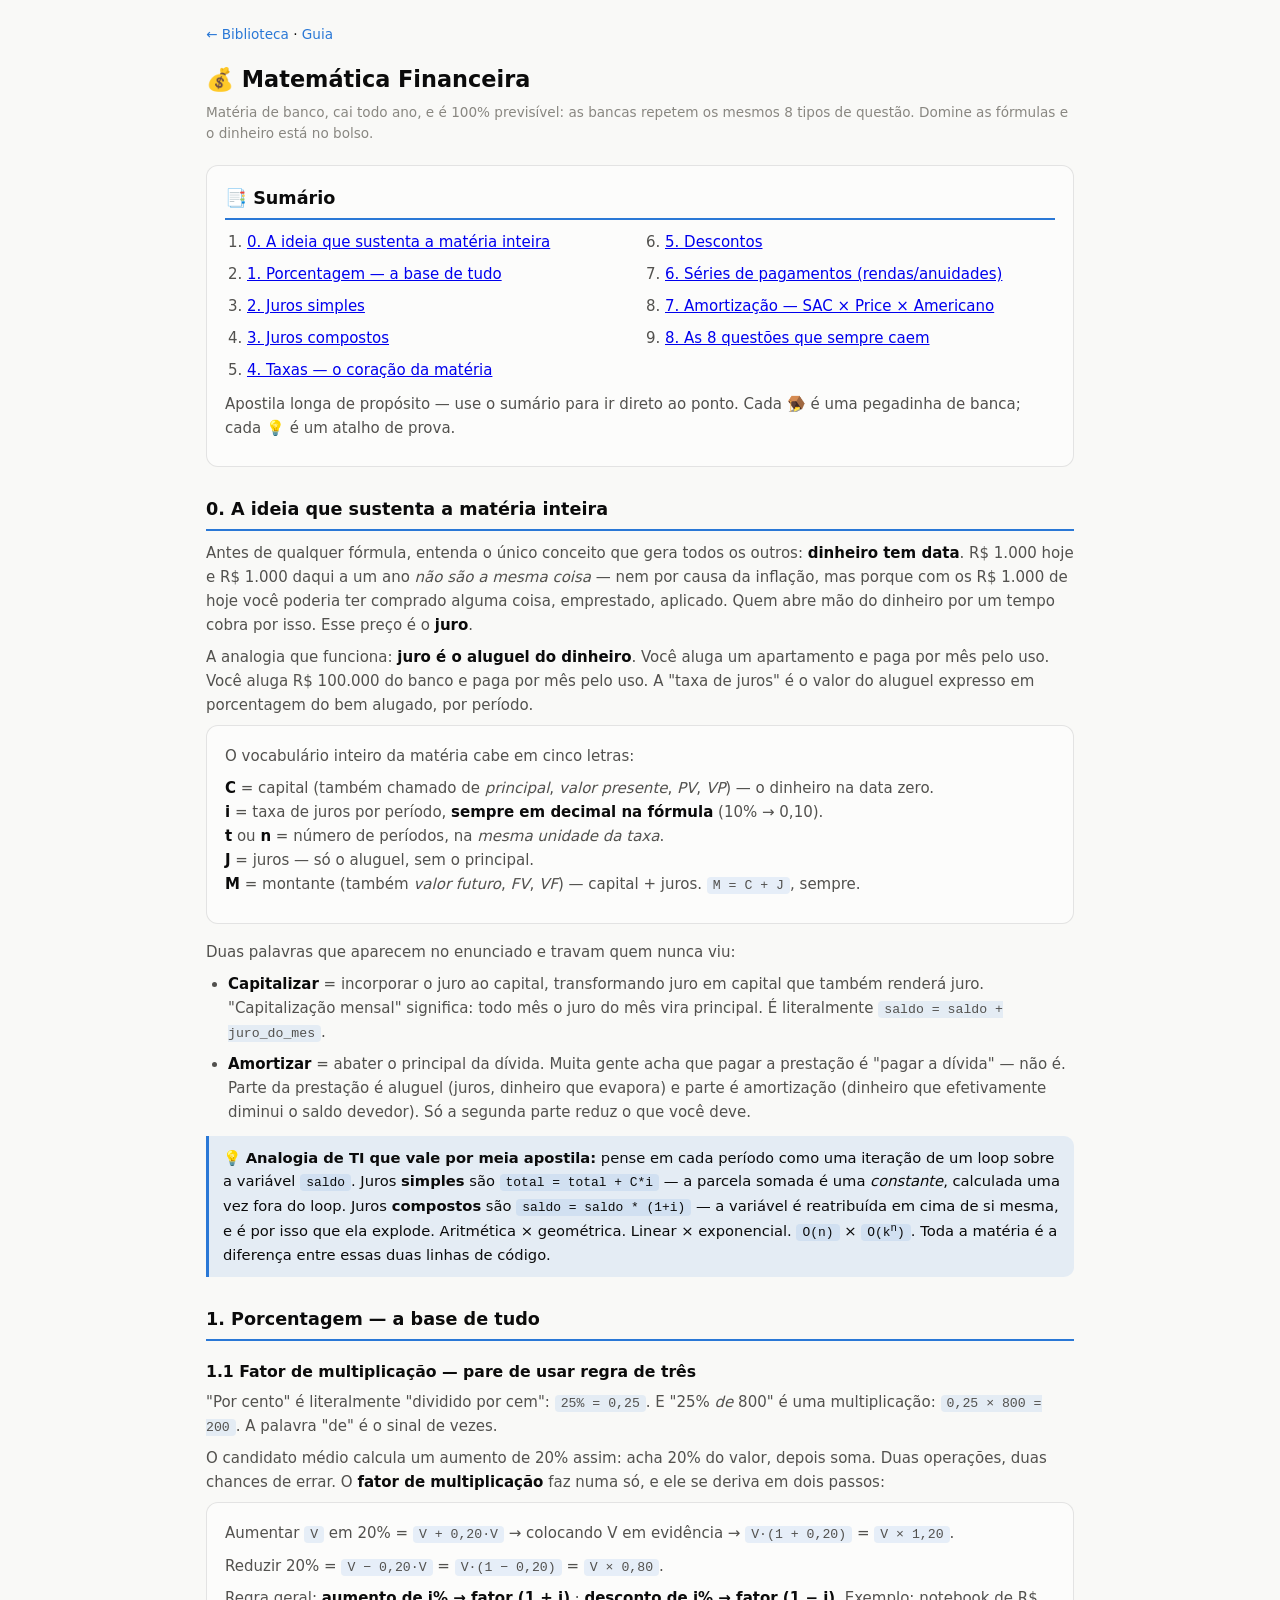
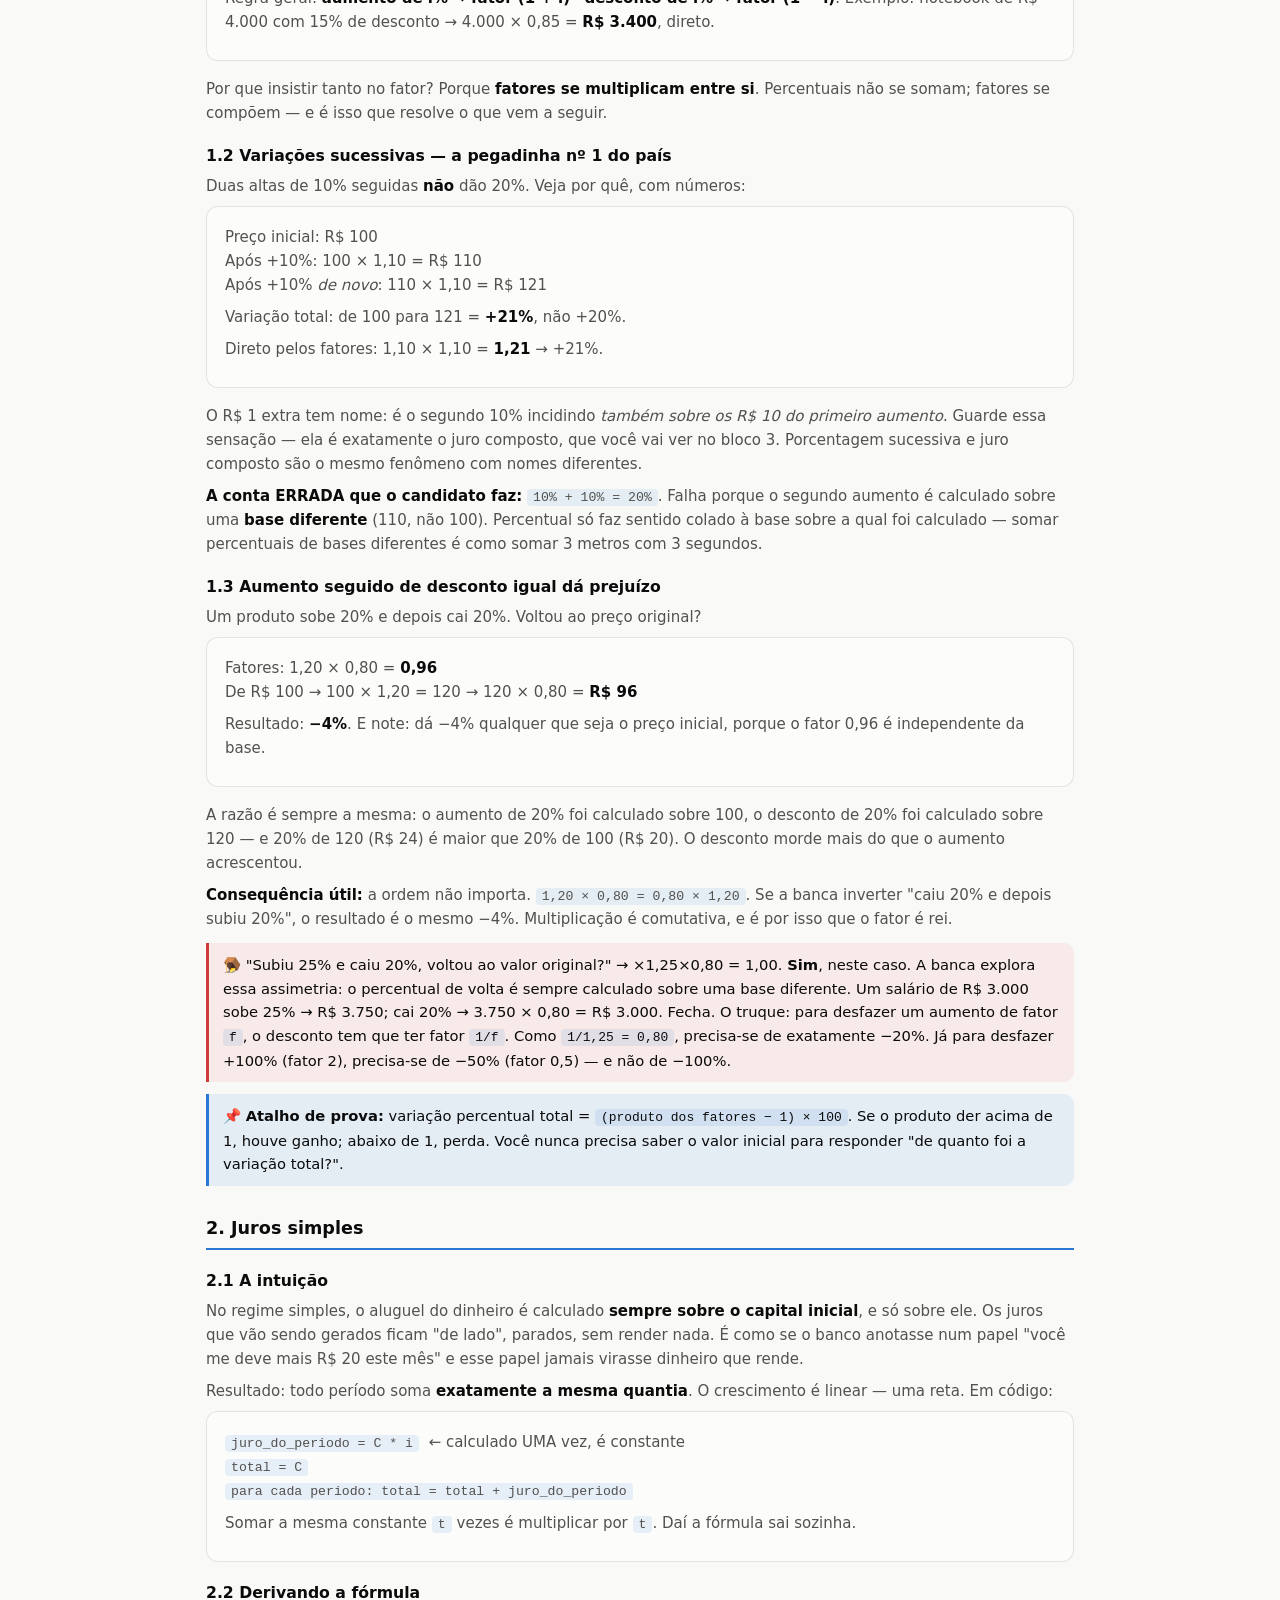
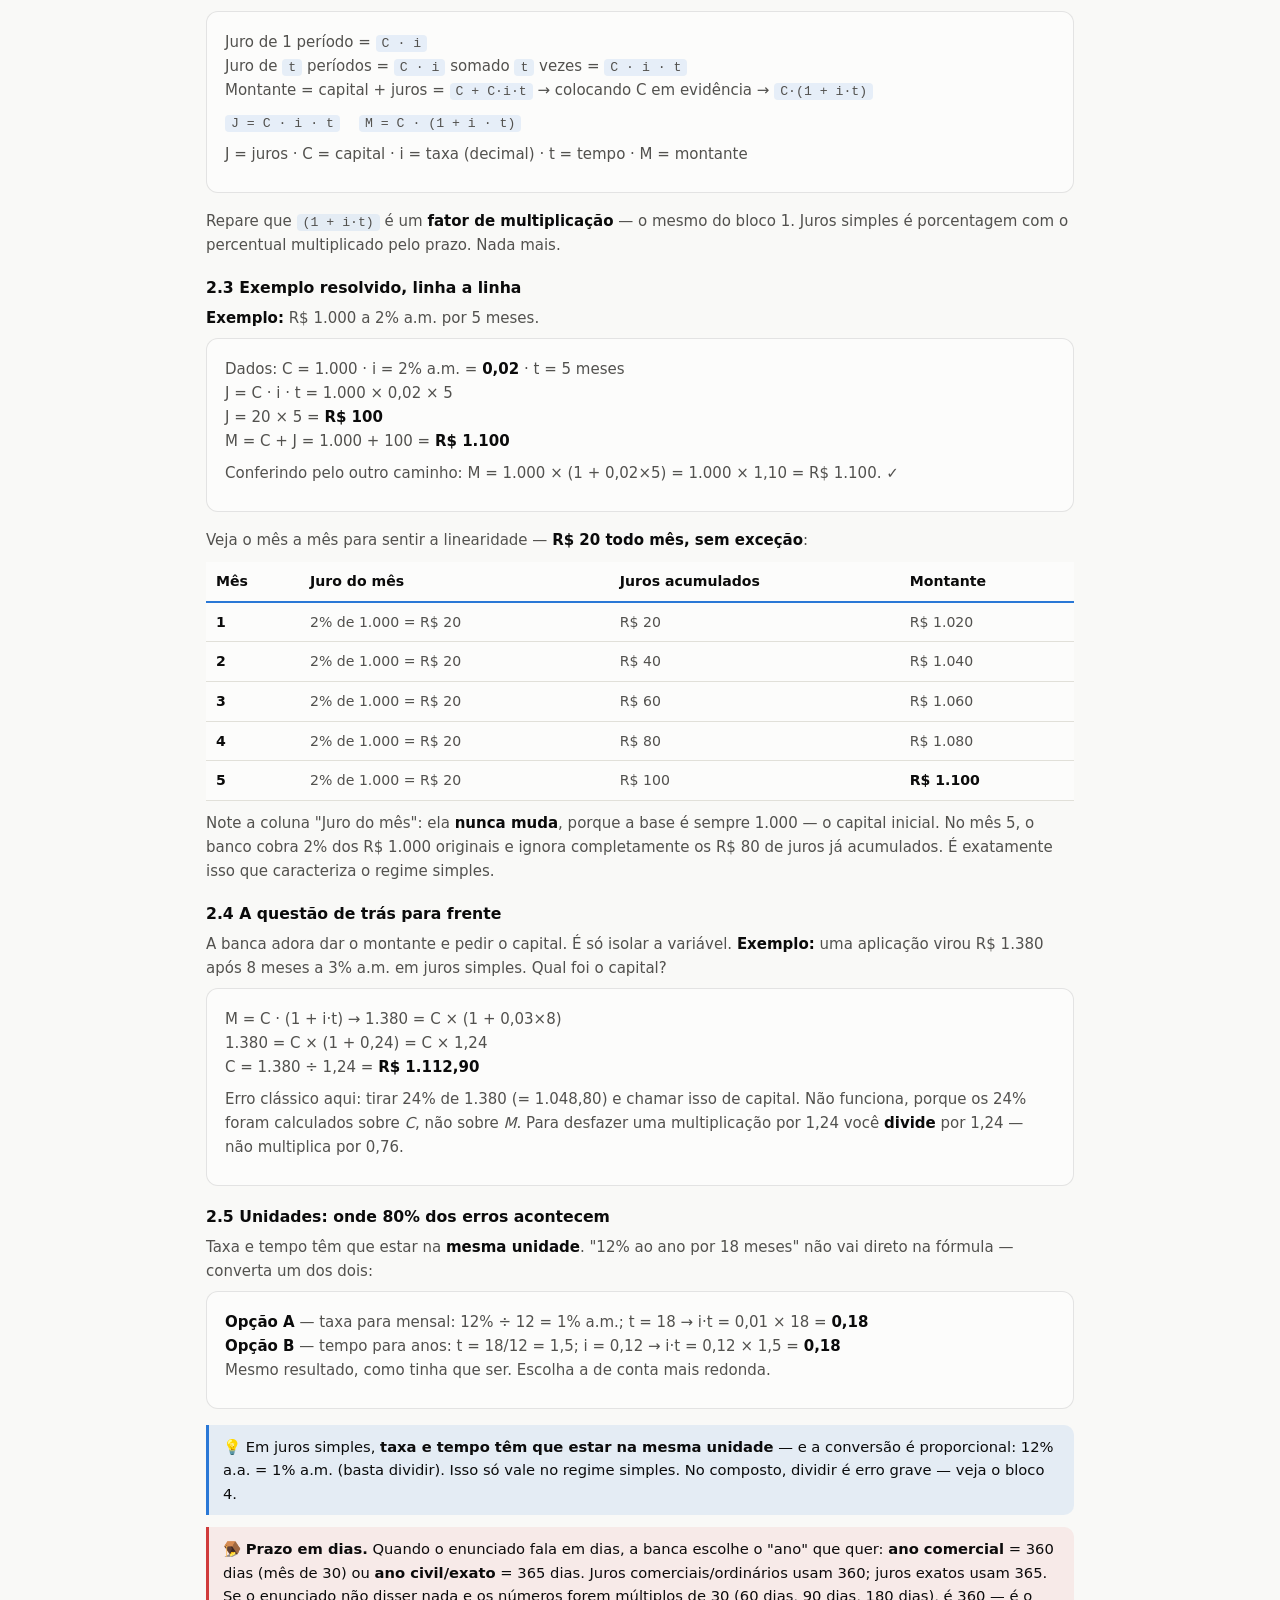
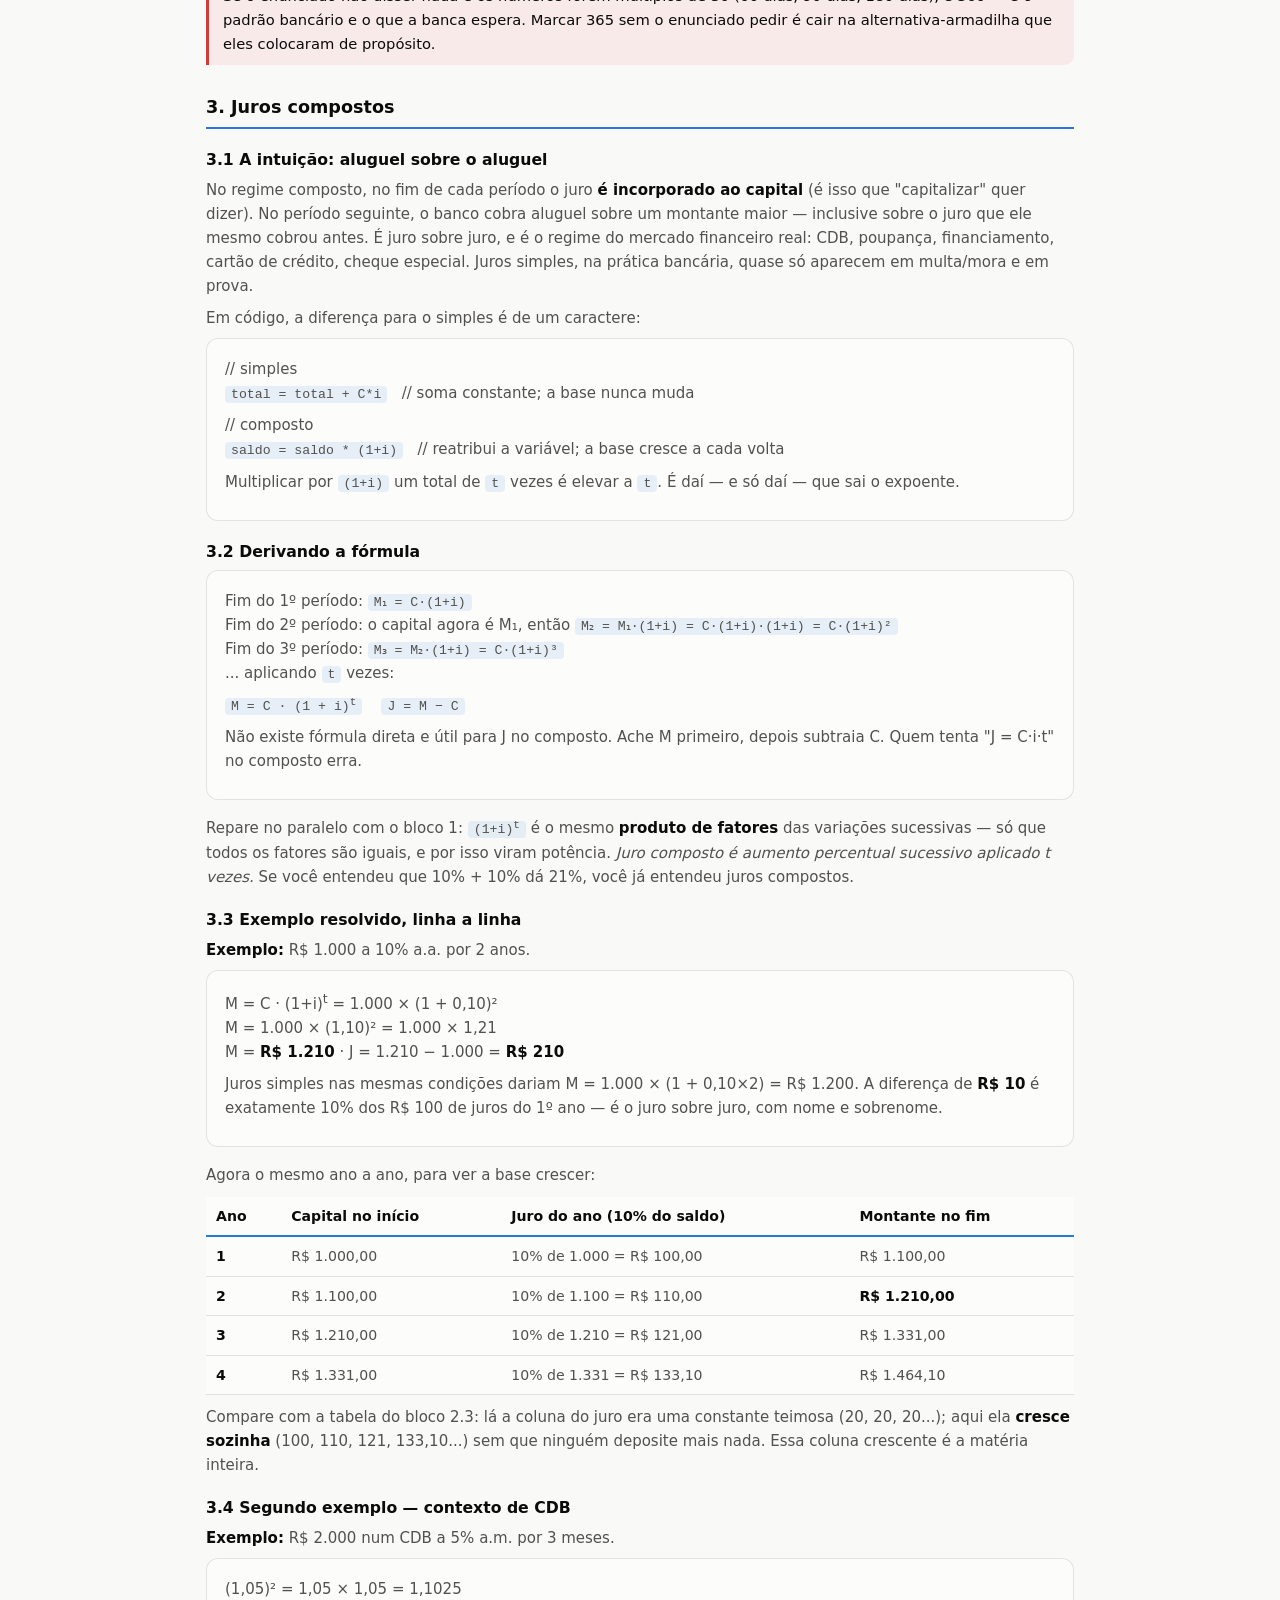
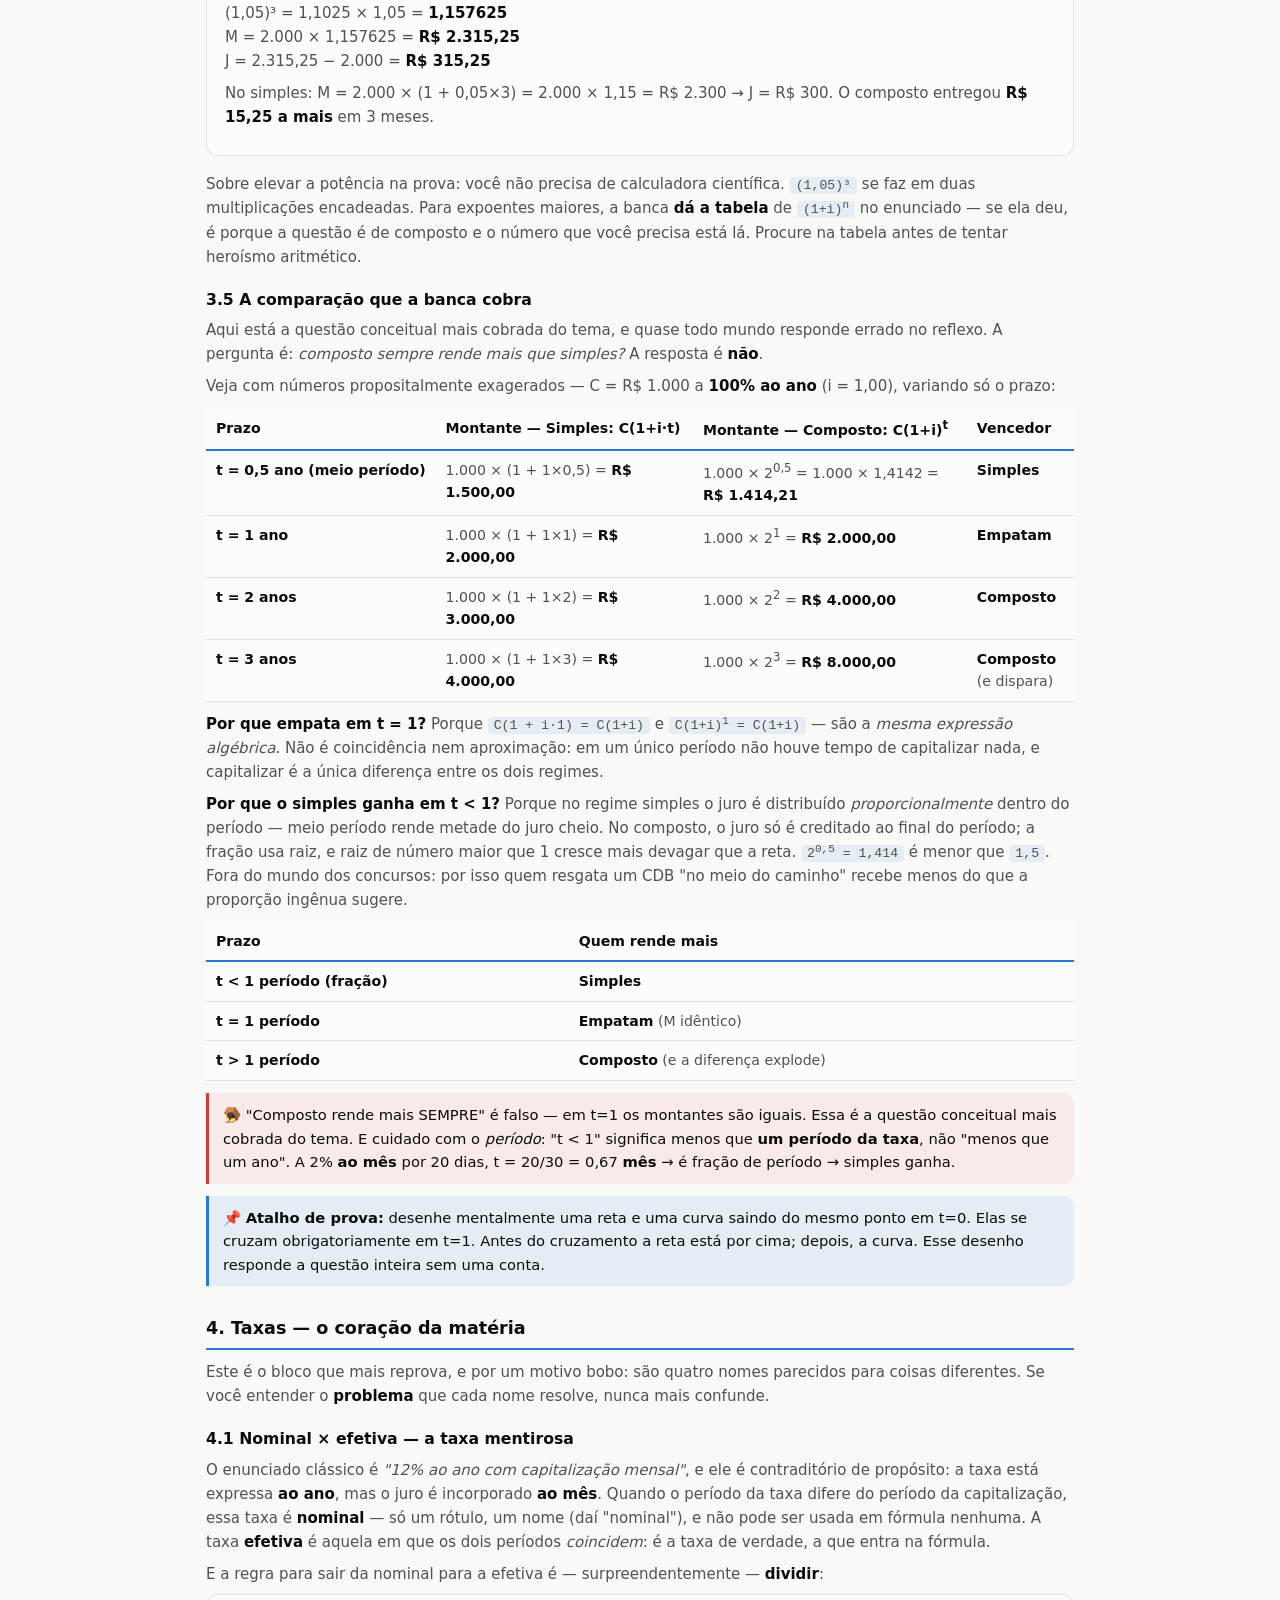
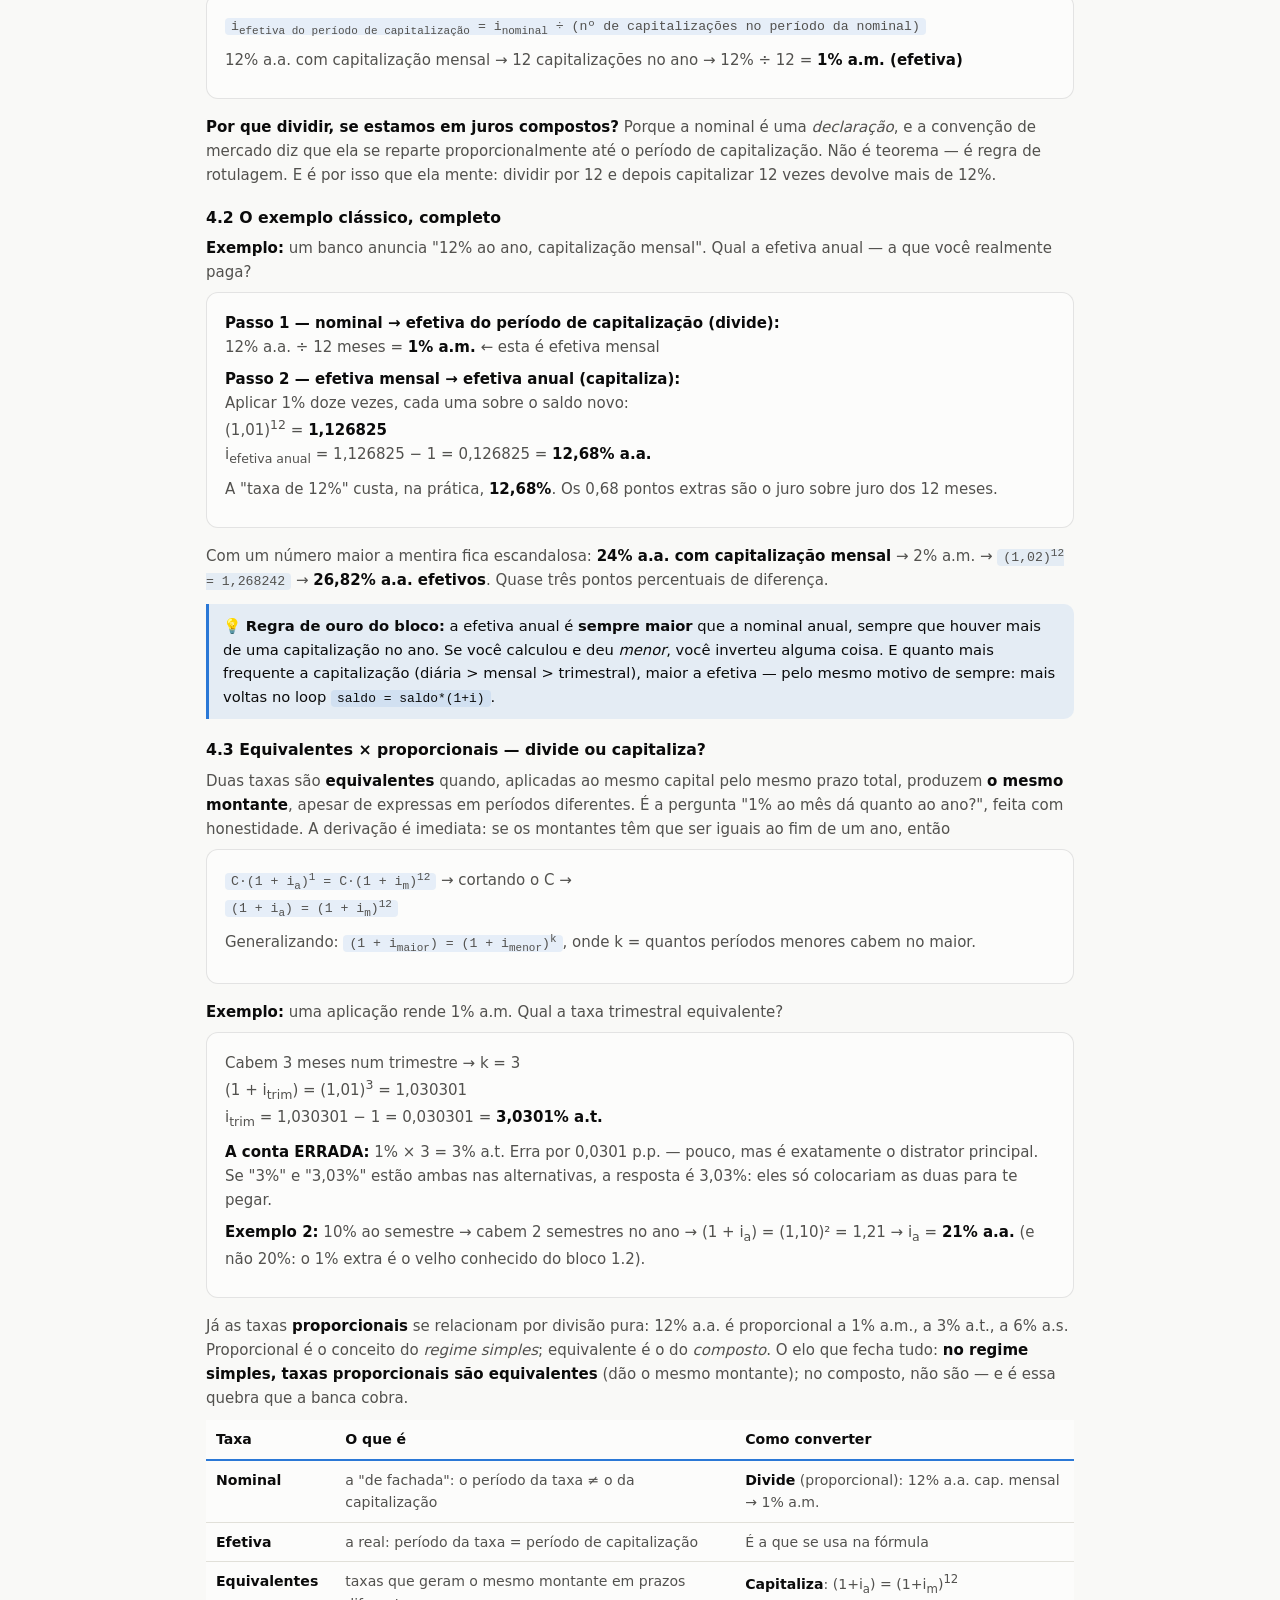
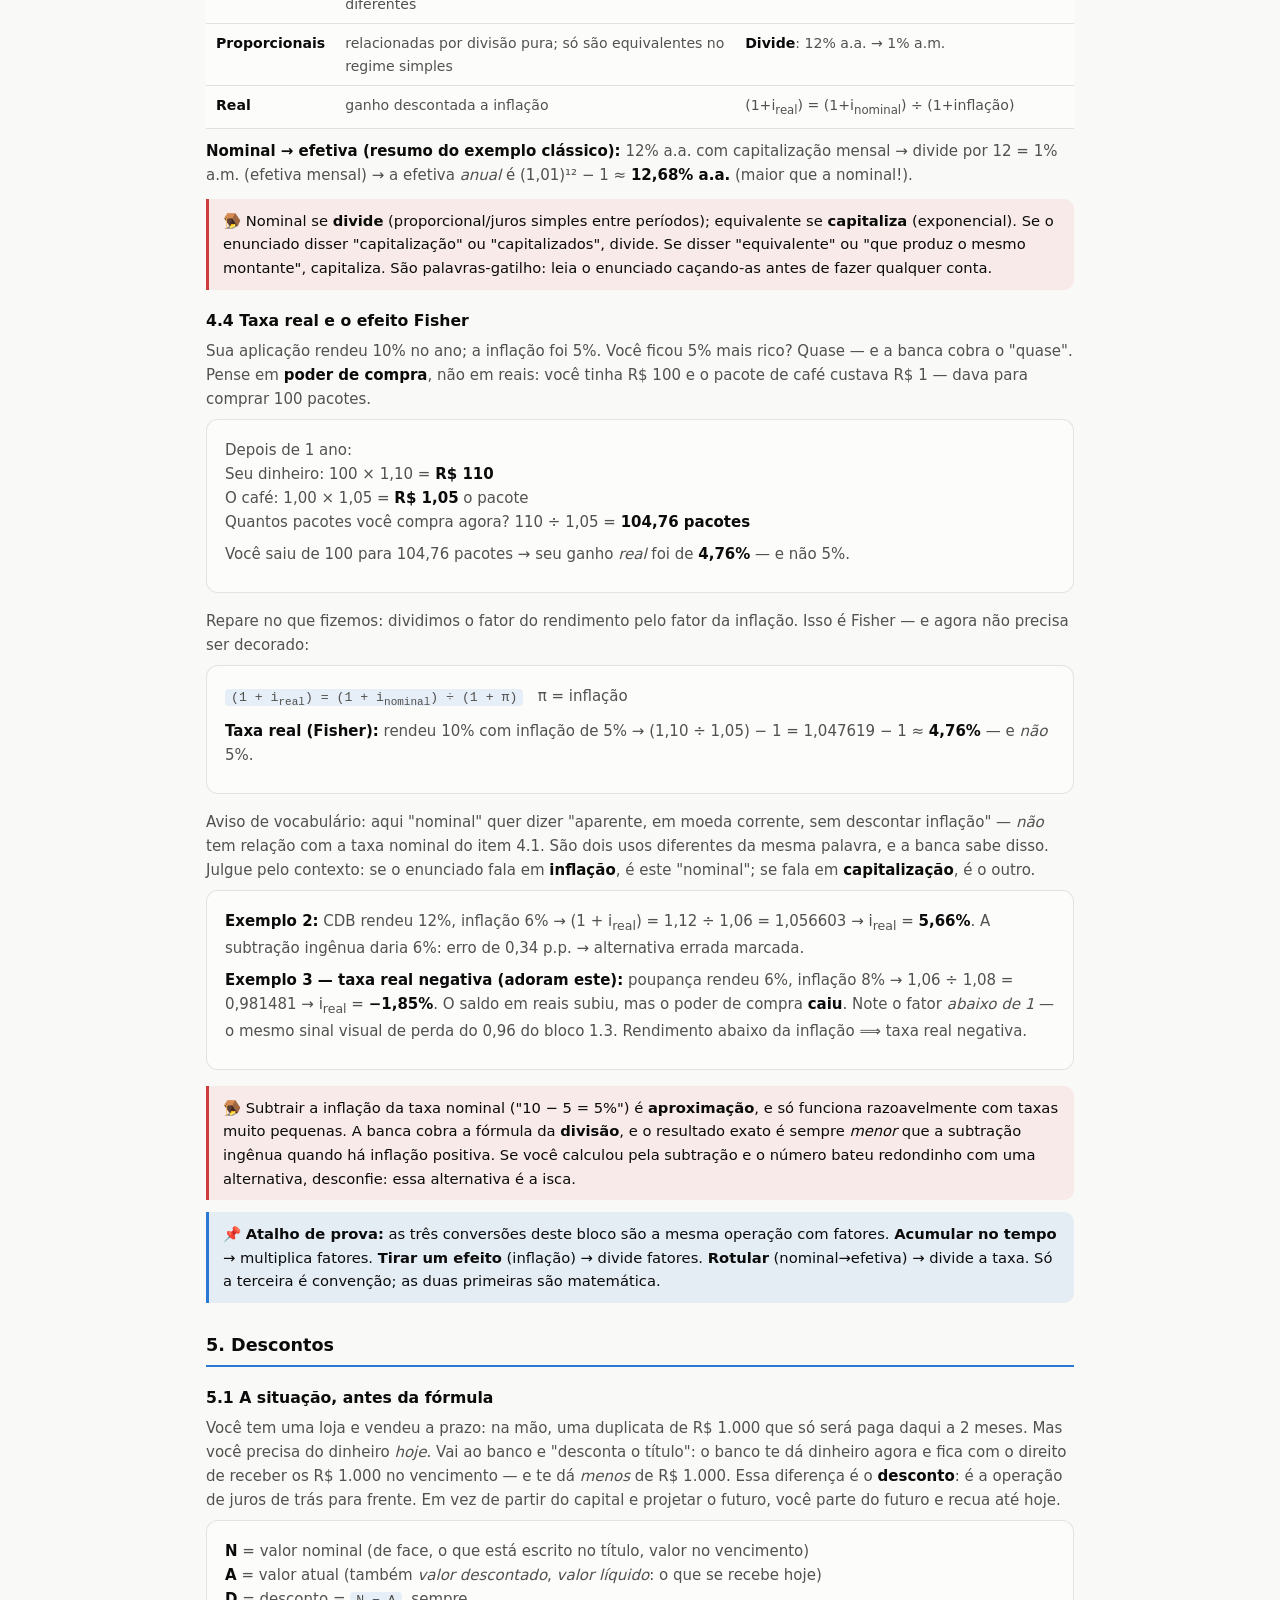
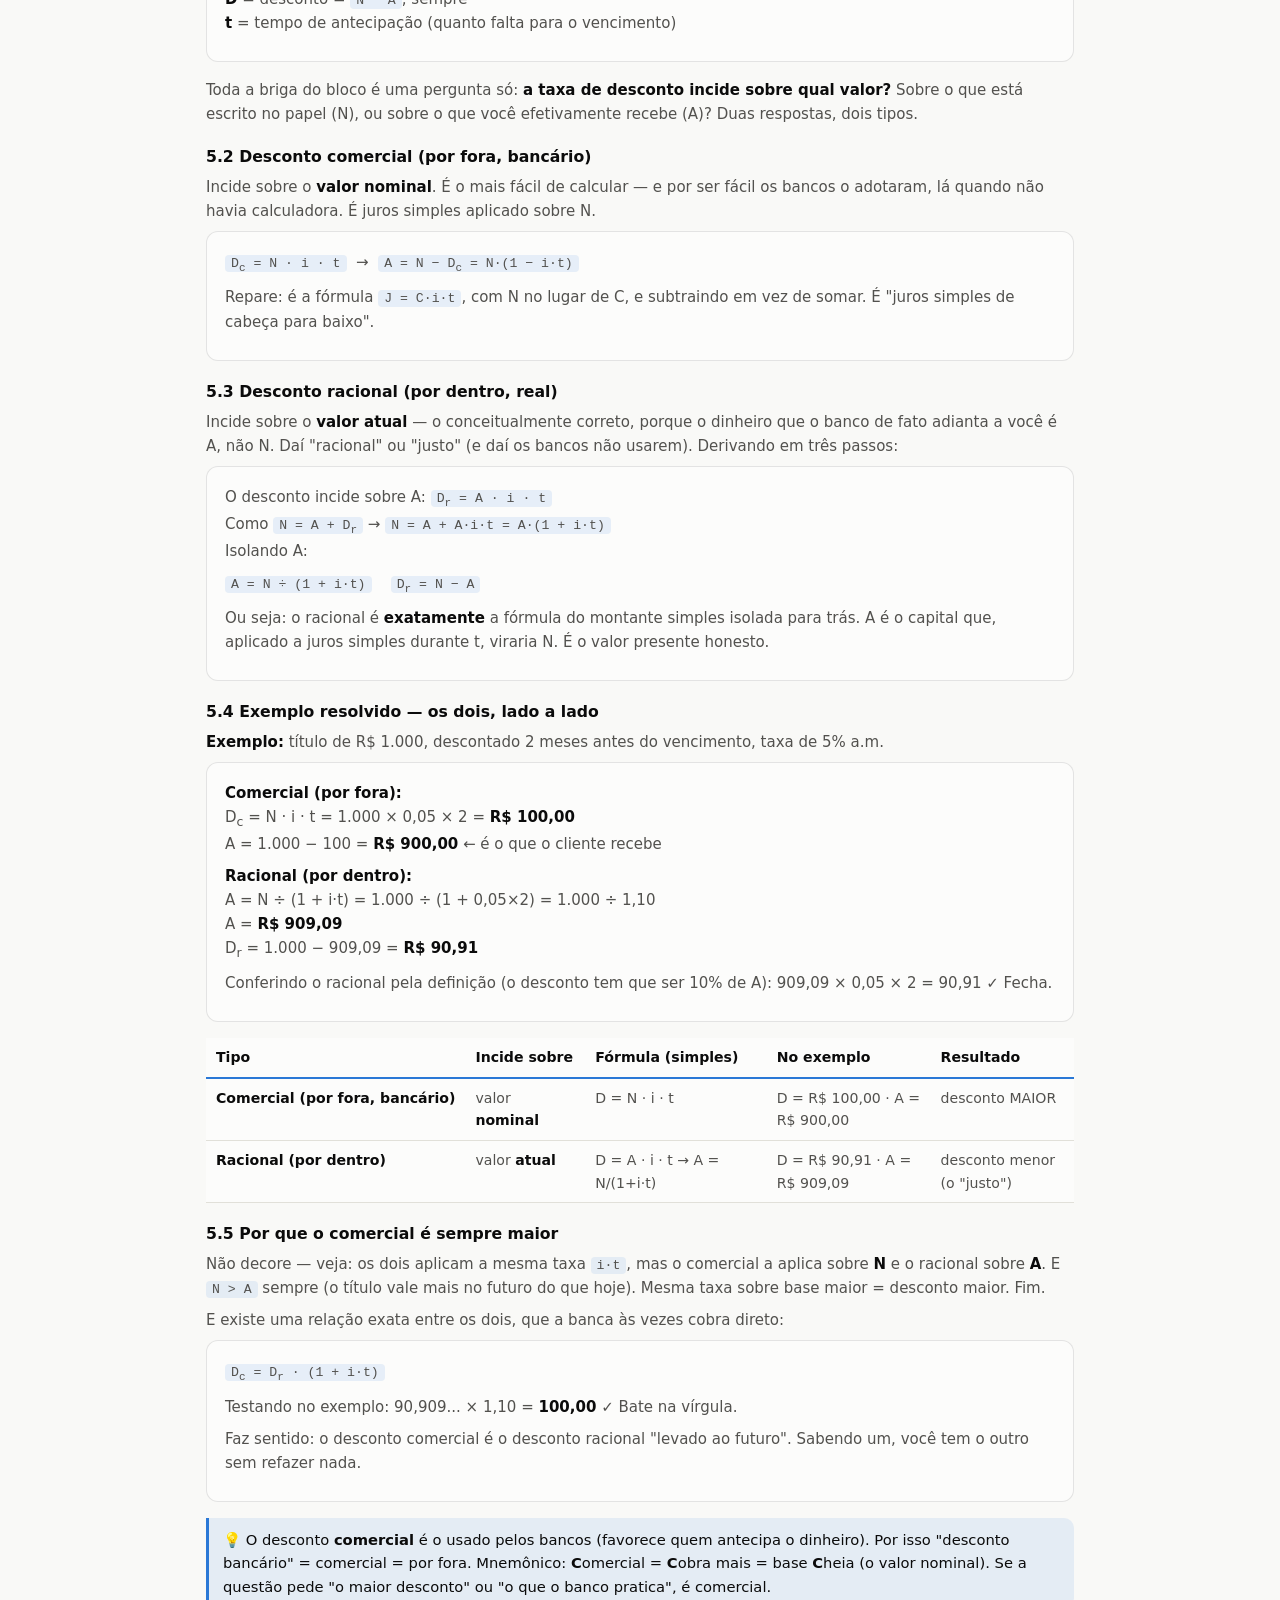
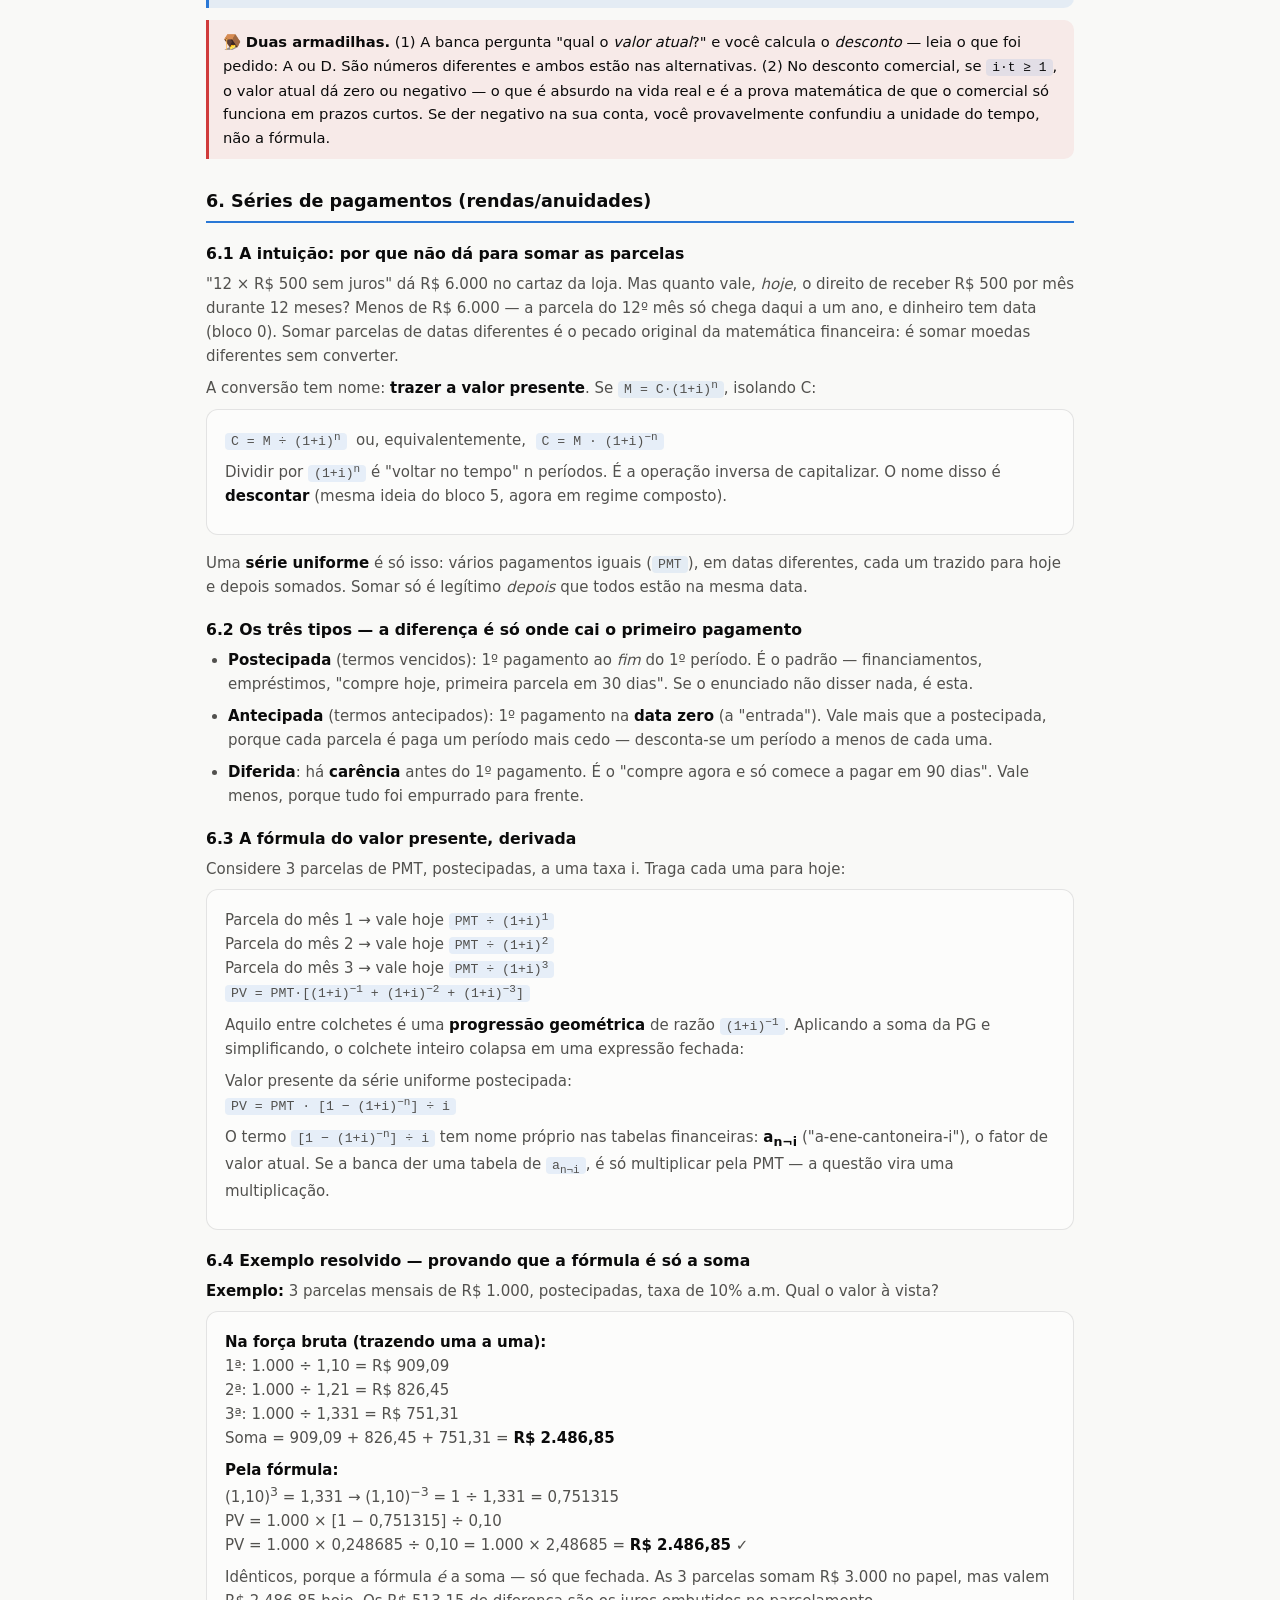
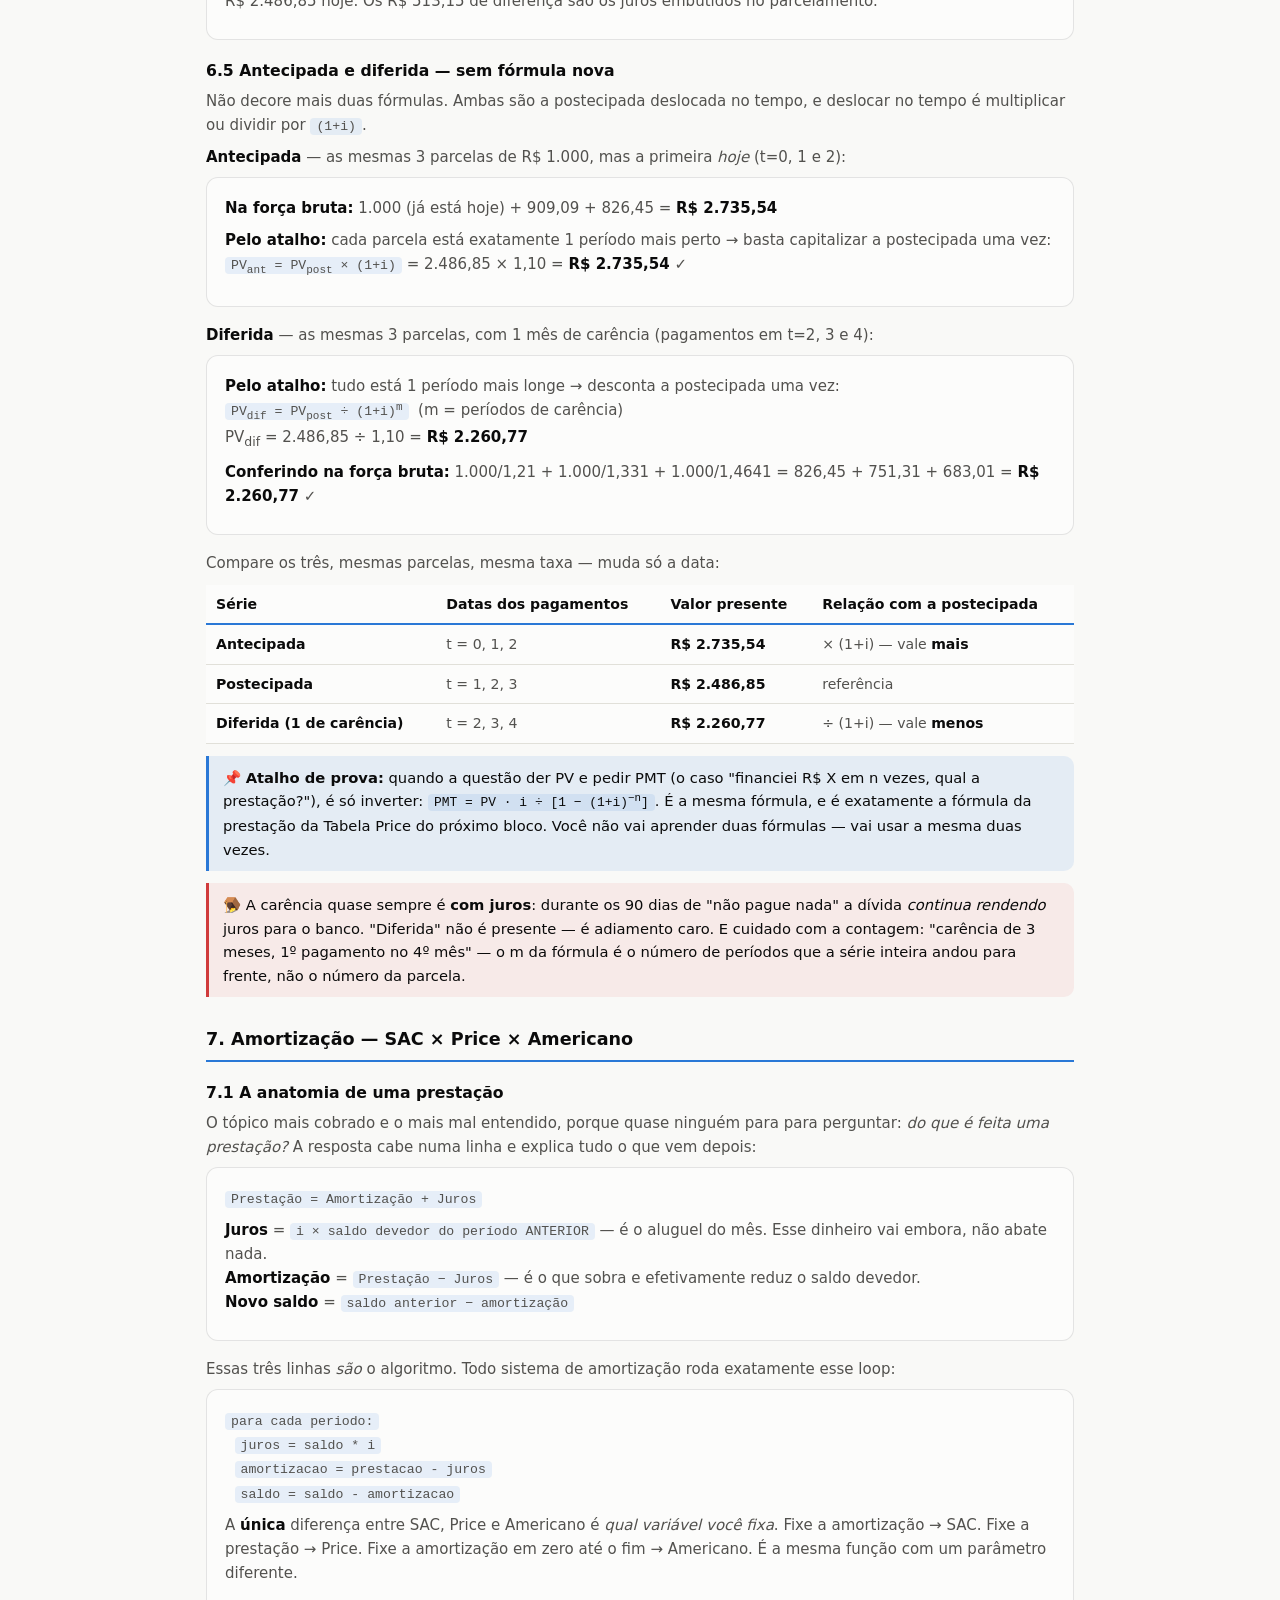
<file: resumos/matematica-financeira.html>
<!DOCTYPE html>
<html lang="pt-BR">
<head>
<meta charset="UTF-8">
<meta name="viewport" content="width=device-width, initial-scale=1.0">
<title>Teoria — Matemática Financeira</title>
<link rel="stylesheet" href="estilo.css">
</head>
<body>
<div class="wrap">
  <div class="nav"><a href="index.html">← Biblioteca</a> · <a href="../guia.html">Guia</a></div>
  <h1>💰 Matemática Financeira</h1>
  <p class="sub">Matéria de banco, cai todo ano, e é 100% previsível: as bancas repetem os mesmos 8 tipos de questão. Domine as fórmulas e o dinheiro está no bolso.</p>

  <div class="card" id="sumario">
    <h2 id="sec-sumario" style="margin-top:0">📑 Sumário</h2>
    <ol style="columns:2;column-gap:28px">
      <li><a href="#sec-0-a-ideia-que-sustenta-a-materia-inteira">0. A ideia que sustenta a matéria inteira</a></li>
      <li><a href="#sec-1-porcentagem-a-base-de-tudo">1. Porcentagem — a base de tudo</a></li>
      <li><a href="#sec-2-juros-simples">2. Juros simples</a></li>
      <li><a href="#sec-3-juros-compostos">3. Juros compostos</a></li>
      <li><a href="#sec-4-taxas-o-coracao-da-materia">4. Taxas — o coração da matéria</a></li>
      <li><a href="#sec-5-descontos">5. Descontos</a></li>
      <li><a href="#sec-6-series-de-pagamentos-rendas-anuidades">6. Séries de pagamentos (rendas/anuidades)</a></li>
      <li><a href="#sec-7-amortizacao-sac-price-americano">7. Amortização — SAC × Price × Americano</a></li>
      <li><a href="#sec-8-as-8-questoes-que-sempre-caem">8. As 8 questões que sempre caem</a></li>
    </ol>
    <p class="muted" style="margin-top:8px">Apostila longa de propósito — use o sumário para ir direto ao ponto. Cada 🪤 é uma pegadinha de banca; cada 💡 é um atalho de prova.</p>
  </div>


  <h2 id="sec-0-a-ideia-que-sustenta-a-materia-inteira">0. A ideia que sustenta a matéria inteira</h2>
  <p>Antes de qualquer fórmula, entenda o único conceito que gera todos os outros: <strong>dinheiro tem data</strong>. R$ 1.000 hoje e R$ 1.000 daqui a um ano <em>não são a mesma coisa</em> — nem por causa da inflação, mas porque com os R$ 1.000 de hoje você poderia ter comprado alguma coisa, emprestado, aplicado. Quem abre mão do dinheiro por um tempo cobra por isso. Esse preço é o <strong>juro</strong>.</p>
  <p>A analogia que funciona: <strong>juro é o aluguel do dinheiro</strong>. Você aluga um apartamento e paga por mês pelo uso. Você aluga R$ 100.000 do banco e paga por mês pelo uso. A "taxa de juros" é o valor do aluguel expresso em porcentagem do bem alugado, por período.</p>
  <div class="card">
    <p>O vocabulário inteiro da matéria cabe em cinco letras:</p>
    <p class="muted">
      <strong>C</strong> = capital (também chamado de <em>principal</em>, <em>valor presente</em>, <em>PV</em>, <em>VP</em>) — o dinheiro na data zero.<br>
      <strong>i</strong> = taxa de juros por período, <strong>sempre em decimal na fórmula</strong> (10% → 0,10).<br>
      <strong>t</strong> ou <strong>n</strong> = número de períodos, na <em>mesma unidade da taxa</em>.<br>
      <strong>J</strong> = juros — só o aluguel, sem o principal.<br>
      <strong>M</strong> = montante (também <em>valor futuro</em>, <em>FV</em>, <em>VF</em>) — capital + juros. <code>M = C + J</code>, sempre.
    </p>
  </div>
  <p>Duas palavras que aparecem no enunciado e travam quem nunca viu:</p>
  <ul>
    <li><strong>Capitalizar</strong> = incorporar o juro ao capital, transformando juro em capital que também renderá juro. "Capitalização mensal" significa: todo mês o juro do mês vira principal. É literalmente <code>saldo = saldo + juro_do_mes</code>.</li>
    <li><strong>Amortizar</strong> = abater o principal da dívida. Muita gente acha que pagar a prestação é "pagar a dívida" — não é. Parte da prestação é aluguel (juros, dinheiro que evapora) e parte é amortização (dinheiro que efetivamente diminui o saldo devedor). Só a segunda parte reduz o que você deve.</li>
  </ul>
  <div class="tip">💡 <strong>Analogia de TI que vale por meia apostila:</strong> pense em cada período como uma iteração de um loop sobre a variável <code>saldo</code>. Juros <strong>simples</strong> são <code>total = total + C*i</code> — a parcela somada é uma <em>constante</em>, calculada uma vez fora do loop. Juros <strong>compostos</strong> são <code>saldo = saldo * (1+i)</code> — a variável é reatribuída em cima de si mesma, e é por isso que ela explode. Aritmética × geométrica. Linear × exponencial. <code>O(n)</code> × <code>O(k<sup>n</sup>)</code>. Toda a matéria é a diferença entre essas duas linhas de código.</div>

  <h2 id="sec-1-porcentagem-a-base-de-tudo">1. Porcentagem — a base de tudo</h2>

  <h3>1.1 Fator de multiplicação — pare de usar regra de três</h3>
  <p>"Por cento" é literalmente "dividido por cem": <code>25% = 0,25</code>. E "25% <em>de</em> 800" é uma multiplicação: <code>0,25 × 800 = 200</code>. A palavra "de" é o sinal de vezes.</p>
  <p>O candidato médio calcula um aumento de 20% assim: acha 20% do valor, depois soma. Duas operações, duas chances de errar. O <strong>fator de multiplicação</strong> faz numa só, e ele se deriva em dois passos:</p>
  <div class="card">
    <p>Aumentar <code>V</code> em 20% = <code>V + 0,20·V</code> → colocando V em evidência → <code>V·(1 + 0,20)</code> = <code>V × 1,20</code>.</p>
    <p>Reduzir 20% = <code>V − 0,20·V</code> = <code>V·(1 − 0,20)</code> = <code>V × 0,80</code>.</p>
    <p class="muted">Regra geral: <strong>aumento de i% → fator (1 + i)</strong> · <strong>desconto de i% → fator (1 − i)</strong>. Exemplo: notebook de R$ 4.000 com 15% de desconto → 4.000 × 0,85 = <strong>R$ 3.400</strong>, direto.</p>
  </div>
  <p>Por que insistir tanto no fator? Porque <strong>fatores se multiplicam entre si</strong>. Percentuais não se somam; fatores se compõem — e é isso que resolve o que vem a seguir.</p>

  <h3>1.2 Variações sucessivas — a pegadinha nº 1 do país</h3>
  <p>Duas altas de 10% seguidas <strong>não</strong> dão 20%. Veja por quê, com números:</p>
  <div class="card">
    <p class="muted">Preço inicial: R$ 100<br>
    Após +10%: 100 × 1,10 = R$ 110<br>
    Após +10% <em>de novo</em>: 110 × 1,10 = R$ 121</p>
    <p class="muted">Variação total: de 100 para 121 = <strong>+21%</strong>, não +20%.</p>
    <p class="muted">Direto pelos fatores: 1,10 × 1,10 = <strong>1,21</strong> → +21%.</p>
  </div>
  <p>O R$ 1 extra tem nome: é o segundo 10% incidindo <em>também sobre os R$ 10 do primeiro aumento</em>. Guarde essa sensação — ela é exatamente o juro composto, que você vai ver no bloco 3. Porcentagem sucessiva e juro composto são o mesmo fenômeno com nomes diferentes.</p>
  <p><strong>A conta ERRADA que o candidato faz:</strong> <code>10% + 10% = 20%</code>. Falha porque o segundo aumento é calculado sobre uma <strong>base diferente</strong> (110, não 100). Percentual só faz sentido colado à base sobre a qual foi calculado — somar percentuais de bases diferentes é como somar 3 metros com 3 segundos.</p>

  <h3>1.3 Aumento seguido de desconto igual dá prejuízo</h3>
  <p>Um produto sobe 20% e depois cai 20%. Voltou ao preço original?</p>
  <div class="card">
    <p class="muted">Fatores: 1,20 × 0,80 = <strong>0,96</strong><br>
    De R$ 100 → 100 × 1,20 = 120 → 120 × 0,80 = <strong>R$ 96</strong></p>
    <p class="muted">Resultado: <strong>−4%</strong>. E note: dá −4% qualquer que seja o preço inicial, porque o fator 0,96 é independente da base.</p>
  </div>
  <p>A razão é sempre a mesma: o aumento de 20% foi calculado sobre 100, o desconto de 20% foi calculado sobre 120 — e 20% de 120 (R$ 24) é maior que 20% de 100 (R$ 20). O desconto morde mais do que o aumento acrescentou.</p>
  <p><strong>Consequência útil:</strong> a ordem não importa. <code>1,20 × 0,80 = 0,80 × 1,20</code>. Se a banca inverter "caiu 20% e depois subiu 20%", o resultado é o mesmo −4%. Multiplicação é comutativa, e é por isso que o fator é rei.</p>
  <div class="trap">🪤 "Subiu 25% e caiu 20%, voltou ao valor original?" → ×1,25×0,80 = 1,00. <strong>Sim</strong>, neste caso. A banca explora essa assimetria: o percentual de volta é sempre calculado sobre uma base diferente. Um salário de R$ 3.000 sobe 25% → R$ 3.750; cai 20% → 3.750 × 0,80 = R$ 3.000. Fecha. O truque: para desfazer um aumento de fator <code>f</code>, o desconto tem que ter fator <code>1/f</code>. Como <code>1/1,25 = 0,80</code>, precisa-se de exatamente −20%. Já para desfazer +100% (fator 2), precisa-se de −50% (fator 0,5) — e não de −100%.</div>
  <div class="tip">📌 <strong>Atalho de prova:</strong> variação percentual total = <code>(produto dos fatores − 1) × 100</code>. Se o produto der acima de 1, houve ganho; abaixo de 1, perda. Você nunca precisa saber o valor inicial para responder "de quanto foi a variação total?".</div>

  <h2 id="sec-2-juros-simples">2. Juros simples</h2>

  <h3>2.1 A intuição</h3>
  <p>No regime simples, o aluguel do dinheiro é calculado <strong>sempre sobre o capital inicial</strong>, e só sobre ele. Os juros que vão sendo gerados ficam "de lado", parados, sem render nada. É como se o banco anotasse num papel "você me deve mais R$ 20 este mês" e esse papel jamais virasse dinheiro que rende.</p>
  <p>Resultado: todo período soma <strong>exatamente a mesma quantia</strong>. O crescimento é linear — uma reta. Em código:</p>
  <div class="card">
    <p><code>juro_do_periodo = C * i</code> &nbsp;← calculado UMA vez, é constante<br>
    <code>total = C</code><br>
    <code>para cada periodo: total = total + juro_do_periodo</code></p>
    <p class="muted">Somar a mesma constante <code>t</code> vezes é multiplicar por <code>t</code>. Daí a fórmula sai sozinha.</p>
  </div>

  <h3>2.2 Derivando a fórmula</h3>
  <div class="card">
    <p class="muted">Juro de 1 período = <code>C · i</code><br>
    Juro de <code>t</code> períodos = <code>C · i</code> somado <code>t</code> vezes = <code>C · i · t</code><br>
    Montante = capital + juros = <code>C + C·i·t</code> → colocando C em evidência → <code>C·(1 + i·t)</code></p>
    <p><code>J = C · i · t</code> &nbsp;&nbsp; <code>M = C · (1 + i · t)</code></p>
    <p class="muted">J = juros · C = capital · i = taxa (decimal) · t = tempo · M = montante</p>
  </div>
  <p>Repare que <code>(1 + i·t)</code> é um <strong>fator de multiplicação</strong> — o mesmo do bloco 1. Juros simples é porcentagem com o percentual multiplicado pelo prazo. Nada mais.</p>

  <h3>2.3 Exemplo resolvido, linha a linha</h3>
  <p><strong>Exemplo:</strong> R$ 1.000 a 2% a.m. por 5 meses.</p>
  <div class="card">
    <p class="muted">Dados: C = 1.000 · i = 2% a.m. = <strong>0,02</strong> · t = 5 meses<br>
    J = C · i · t = 1.000 × 0,02 × 5<br>
    J = 20 × 5 = <strong>R$ 100</strong><br>
    M = C + J = 1.000 + 100 = <strong>R$ 1.100</strong></p>
    <p class="muted">Conferindo pelo outro caminho: M = 1.000 × (1 + 0,02×5) = 1.000 × 1,10 = R$ 1.100. ✓</p>
  </div>
  <p>Veja o mês a mês para sentir a linearidade — <strong>R$ 20 todo mês, sem exceção</strong>:</p>
  <div class="table-scroll">
  <table>
    <tr><th>Mês</th><th>Juro do mês</th><th>Juros acumulados</th><th>Montante</th></tr>
    <tr><td>1</td><td>2% de 1.000 = R$ 20</td><td>R$ 20</td><td>R$ 1.020</td></tr>
    <tr><td>2</td><td>2% de 1.000 = R$ 20</td><td>R$ 40</td><td>R$ 1.040</td></tr>
    <tr><td>3</td><td>2% de 1.000 = R$ 20</td><td>R$ 60</td><td>R$ 1.060</td></tr>
    <tr><td>4</td><td>2% de 1.000 = R$ 20</td><td>R$ 80</td><td>R$ 1.080</td></tr>
    <tr><td>5</td><td>2% de 1.000 = R$ 20</td><td>R$ 100</td><td><strong>R$ 1.100</strong></td></tr>
  </table>
  </div>
  <p>Note a coluna "Juro do mês": ela <strong>nunca muda</strong>, porque a base é sempre 1.000 — o capital inicial. No mês 5, o banco cobra 2% dos R$ 1.000 originais e ignora completamente os R$ 80 de juros já acumulados. É exatamente isso que caracteriza o regime simples.</p>

  <h3>2.4 A questão de trás para frente</h3>
  <p>A banca adora dar o montante e pedir o capital. É só isolar a variável. <strong>Exemplo:</strong> uma aplicação virou R$ 1.380 após 8 meses a 3% a.m. em juros simples. Qual foi o capital?</p>
  <div class="card">
    <p class="muted">M = C · (1 + i·t) → 1.380 = C × (1 + 0,03×8)<br>
    1.380 = C × (1 + 0,24) = C × 1,24<br>
    C = 1.380 ÷ 1,24 = <strong>R$ 1.112,90</strong></p>
    <p class="muted">Erro clássico aqui: tirar 24% de 1.380 (= 1.048,80) e chamar isso de capital. Não funciona, porque os 24% foram calculados sobre <em>C</em>, não sobre <em>M</em>. Para desfazer uma multiplicação por 1,24 você <strong>divide</strong> por 1,24 — não multiplica por 0,76.</p>
  </div>

  <h3>2.5 Unidades: onde 80% dos erros acontecem</h3>
  <p>Taxa e tempo têm que estar na <strong>mesma unidade</strong>. "12% ao ano por 18 meses" não vai direto na fórmula — converta um dos dois:</p>
  <div class="card">
    <p class="muted"><strong>Opção A</strong> — taxa para mensal: 12% ÷ 12 = 1% a.m.; t = 18 → i·t = 0,01 × 18 = <strong>0,18</strong><br>
    <strong>Opção B</strong> — tempo para anos: t = 18/12 = 1,5; i = 0,12 → i·t = 0,12 × 1,5 = <strong>0,18</strong><br>
    Mesmo resultado, como tinha que ser. Escolha a de conta mais redonda.</p>
  </div>
  <div class="tip">💡 Em juros simples, <strong>taxa e tempo têm que estar na mesma unidade</strong> — e a conversão é proporcional: 12% a.a. = 1% a.m. (basta dividir). Isso só vale no regime simples. No composto, dividir é erro grave — veja o bloco 4.</div>
  <div class="trap">🪤 <strong>Prazo em dias.</strong> Quando o enunciado fala em dias, a banca escolhe o "ano" que quer: <strong>ano comercial</strong> = 360 dias (mês de 30) ou <strong>ano civil/exato</strong> = 365 dias. Juros comerciais/ordinários usam 360; juros exatos usam 365. Se o enunciado não disser nada e os números forem múltiplos de 30 (60 dias, 90 dias, 180 dias), é 360 — é o padrão bancário e o que a banca espera. Marcar 365 sem o enunciado pedir é cair na alternativa-armadilha que eles colocaram de propósito.</div>

  <h2 id="sec-3-juros-compostos">3. Juros compostos</h2>

  <h3>3.1 A intuição: aluguel sobre o aluguel</h3>
  <p>No regime composto, no fim de cada período o juro <strong>é incorporado ao capital</strong> (é isso que "capitalizar" quer dizer). No período seguinte, o banco cobra aluguel sobre um montante maior — inclusive sobre o juro que ele mesmo cobrou antes. É juro sobre juro, e é o regime do mercado financeiro real: CDB, poupança, financiamento, cartão de crédito, cheque especial. Juros simples, na prática bancária, quase só aparecem em multa/mora e em prova.</p>
  <p>Em código, a diferença para o simples é de um caractere:</p>
  <div class="card">
    <p><span class="muted">// simples</span><br>
    <code>total = total + C*i</code> &nbsp;&nbsp;<span class="muted">// soma constante; a base nunca muda</span></p>
    <p><span class="muted">// composto</span><br>
    <code>saldo = saldo * (1+i)</code> &nbsp;&nbsp;<span class="muted">// reatribui a variável; a base cresce a cada volta</span></p>
    <p class="muted">Multiplicar por <code>(1+i)</code> um total de <code>t</code> vezes é elevar a <code>t</code>. É daí — e só daí — que sai o expoente.</p>
  </div>

  <h3>3.2 Derivando a fórmula</h3>
  <div class="card">
    <p class="muted">Fim do 1º período: <code>M₁ = C·(1+i)</code><br>
    Fim do 2º período: o capital agora é M₁, então <code>M₂ = M₁·(1+i) = C·(1+i)·(1+i) = C·(1+i)²</code><br>
    Fim do 3º período: <code>M₃ = M₂·(1+i) = C·(1+i)³</code><br>
    ... aplicando <code>t</code> vezes:</p>
    <p><code>M = C · (1 + i)<sup>t</sup></code> &nbsp;&nbsp; <code>J = M − C</code></p>
    <p class="muted">Não existe fórmula direta e útil para J no composto. Ache M primeiro, depois subtraia C. Quem tenta "J = C·i·t" no composto erra.</p>
  </div>
  <p>Repare no paralelo com o bloco 1: <code>(1+i)<sup>t</sup></code> é o mesmo <strong>produto de fatores</strong> das variações sucessivas — só que todos os fatores são iguais, e por isso viram potência. <em>Juro composto é aumento percentual sucessivo aplicado t vezes.</em> Se você entendeu que 10% + 10% dá 21%, você já entendeu juros compostos.</p>

  <h3>3.3 Exemplo resolvido, linha a linha</h3>
  <p><strong>Exemplo:</strong> R$ 1.000 a 10% a.a. por 2 anos.</p>
  <div class="card">
    <p class="muted">M = C · (1+i)<sup>t</sup> = 1.000 × (1 + 0,10)²<br>
    M = 1.000 × (1,10)² = 1.000 × 1,21<br>
    M = <strong>R$ 1.210</strong> · J = 1.210 − 1.000 = <strong>R$ 210</strong></p>
    <p class="muted">Juros simples nas mesmas condições dariam M = 1.000 × (1 + 0,10×2) = R$ 1.200. A diferença de <strong>R$ 10</strong> é exatamente 10% dos R$ 100 de juros do 1º ano — é o juro sobre juro, com nome e sobrenome.</p>
  </div>
  <p>Agora o mesmo ano a ano, para ver a base crescer:</p>
  <div class="table-scroll">
  <table>
    <tr><th>Ano</th><th>Capital no início</th><th>Juro do ano (10% do saldo)</th><th>Montante no fim</th></tr>
    <tr><td>1</td><td>R$ 1.000,00</td><td>10% de 1.000 = R$ 100,00</td><td>R$ 1.100,00</td></tr>
    <tr><td>2</td><td>R$ 1.100,00</td><td>10% de 1.100 = R$ 110,00</td><td><strong>R$ 1.210,00</strong></td></tr>
    <tr><td>3</td><td>R$ 1.210,00</td><td>10% de 1.210 = R$ 121,00</td><td>R$ 1.331,00</td></tr>
    <tr><td>4</td><td>R$ 1.331,00</td><td>10% de 1.331 = R$ 133,10</td><td>R$ 1.464,10</td></tr>
  </table>
  </div>
  <p>Compare com a tabela do bloco 2.3: lá a coluna do juro era uma constante teimosa (20, 20, 20...); aqui ela <strong>cresce sozinha</strong> (100, 110, 121, 133,10...) sem que ninguém deposite mais nada. Essa coluna crescente é a matéria inteira.</p>

  <h3>3.4 Segundo exemplo — contexto de CDB</h3>
  <p><strong>Exemplo:</strong> R$ 2.000 num CDB a 5% a.m. por 3 meses.</p>
  <div class="card">
    <p class="muted">(1,05)² = 1,05 × 1,05 = 1,1025<br>
    (1,05)³ = 1,1025 × 1,05 = <strong>1,157625</strong><br>
    M = 2.000 × 1,157625 = <strong>R$ 2.315,25</strong><br>
    J = 2.315,25 − 2.000 = <strong>R$ 315,25</strong></p>
    <p class="muted">No simples: M = 2.000 × (1 + 0,05×3) = 2.000 × 1,15 = R$ 2.300 → J = R$ 300. O composto entregou <strong>R$ 15,25 a mais</strong> em 3 meses.</p>
  </div>
  <p class="muted">Sobre elevar a potência na prova: você não precisa de calculadora científica. <code>(1,05)³</code> se faz em duas multiplicações encadeadas. Para expoentes maiores, a banca <strong>dá a tabela</strong> de <code>(1+i)<sup>n</sup></code> no enunciado — se ela deu, é porque a questão é de composto e o número que você precisa está lá. Procure na tabela antes de tentar heroísmo aritmético.</p>

  <h3>3.5 A comparação que a banca cobra</h3>
  <p>Aqui está a questão conceitual mais cobrada do tema, e quase todo mundo responde errado no reflexo. A pergunta é: <em>composto sempre rende mais que simples?</em> A resposta é <strong>não</strong>.</p>
  <p>Veja com números propositalmente exagerados — C = R$ 1.000 a <strong>100% ao ano</strong> (i = 1,00), variando só o prazo:</p>
  <div class="table-scroll">
  <table>
    <tr><th>Prazo</th><th>Montante — Simples: C(1+i·t)</th><th>Montante — Composto: C(1+i)<sup>t</sup></th><th>Vencedor</th></tr>
    <tr><td>t = 0,5 ano (meio período)</td><td>1.000 × (1 + 1×0,5) = <strong>R$ 1.500,00</strong></td><td>1.000 × 2<sup>0,5</sup> = 1.000 × 1,4142 = <strong>R$ 1.414,21</strong></td><td><strong>Simples</strong></td></tr>
    <tr><td>t = 1 ano</td><td>1.000 × (1 + 1×1) = <strong>R$ 2.000,00</strong></td><td>1.000 × 2<sup>1</sup> = <strong>R$ 2.000,00</strong></td><td><strong>Empatam</strong></td></tr>
    <tr><td>t = 2 anos</td><td>1.000 × (1 + 1×2) = <strong>R$ 3.000,00</strong></td><td>1.000 × 2<sup>2</sup> = <strong>R$ 4.000,00</strong></td><td><strong>Composto</strong></td></tr>
    <tr><td>t = 3 anos</td><td>1.000 × (1 + 1×3) = <strong>R$ 4.000,00</strong></td><td>1.000 × 2<sup>3</sup> = <strong>R$ 8.000,00</strong></td><td><strong>Composto</strong> (e dispara)</td></tr>
  </table>
  </div>
  <p><strong>Por que empata em t = 1?</strong> Porque <code>C(1 + i·1) = C(1+i)</code> e <code>C(1+i)<sup>1</sup> = C(1+i)</code> — são a <em>mesma expressão algébrica</em>. Não é coincidência nem aproximação: em um único período não houve tempo de capitalizar nada, e capitalizar é a única diferença entre os dois regimes.</p>
  <p><strong>Por que o simples ganha em t &lt; 1?</strong> Porque no regime simples o juro é distribuído <em>proporcionalmente</em> dentro do período — meio período rende metade do juro cheio. No composto, o juro só é creditado ao final do período; a fração usa raiz, e raiz de número maior que 1 cresce mais devagar que a reta. <code>2<sup>0,5</sup> = 1,414</code> é menor que <code>1,5</code>. Fora do mundo dos concursos: por isso quem resgata um CDB "no meio do caminho" recebe menos do que a proporção ingênua sugere.</p>
  <div class="table-scroll">
  <table>
    <tr><th>Prazo</th><th>Quem rende mais</th></tr>
    <tr><td>t &lt; 1 período (fração)</td><td><strong>Simples</strong></td></tr>
    <tr><td>t = 1 período</td><td><strong>Empatam</strong> (M idêntico)</td></tr>
    <tr><td>t &gt; 1 período</td><td><strong>Composto</strong> (e a diferença explode)</td></tr>
  </table>
  </div>
  <div class="trap">🪤 "Composto rende mais SEMPRE" é falso — em t=1 os montantes são iguais. Essa é a questão conceitual mais cobrada do tema. E cuidado com o <em>período</em>: "t &lt; 1" significa menos que <strong>um período da taxa</strong>, não "menos que um ano". A 2% <strong>ao mês</strong> por 20 dias, t = 20/30 = 0,67 <strong>mês</strong> → é fração de período → simples ganha.</div>
  <div class="tip">📌 <strong>Atalho de prova:</strong> desenhe mentalmente uma reta e uma curva saindo do mesmo ponto em t=0. Elas se cruzam obrigatoriamente em t=1. Antes do cruzamento a reta está por cima; depois, a curva. Esse desenho responde a questão inteira sem uma conta.</div>

  <h2 id="sec-4-taxas-o-coracao-da-materia">4. Taxas — o coração da matéria</h2>
  <p>Este é o bloco que mais reprova, e por um motivo bobo: são quatro nomes parecidos para coisas diferentes. Se você entender o <strong>problema</strong> que cada nome resolve, nunca mais confunde.</p>

  <h3>4.1 Nominal × efetiva — a taxa mentirosa</h3>
  <p>O enunciado clássico é <em>"12% ao ano com capitalização mensal"</em>, e ele é contraditório de propósito: a taxa está expressa <strong>ao ano</strong>, mas o juro é incorporado <strong>ao mês</strong>. Quando o período da taxa difere do período da capitalização, essa taxa é <strong>nominal</strong> — só um rótulo, um nome (daí "nominal"), e não pode ser usada em fórmula nenhuma. A taxa <strong>efetiva</strong> é aquela em que os dois períodos <em>coincidem</em>: é a taxa de verdade, a que entra na fórmula.</p>
  <p>E a regra para sair da nominal para a efetiva é — surpreendentemente — <strong>dividir</strong>:</p>
  <div class="card">
    <p><code>i<sub>efetiva do período de capitalização</sub> = i<sub>nominal</sub> ÷ (nº de capitalizações no período da nominal)</code></p>
    <p class="muted">12% a.a. com capitalização mensal → 12 capitalizações no ano → 12% ÷ 12 = <strong>1% a.m. (efetiva)</strong></p>
  </div>
  <p><strong>Por que dividir, se estamos em juros compostos?</strong> Porque a nominal é uma <em>declaração</em>, e a convenção de mercado diz que ela se reparte proporcionalmente até o período de capitalização. Não é teorema — é regra de rotulagem. E é por isso que ela mente: dividir por 12 e depois capitalizar 12 vezes devolve mais de 12%.</p>

  <h3>4.2 O exemplo clássico, completo</h3>
  <p><strong>Exemplo:</strong> um banco anuncia "12% ao ano, capitalização mensal". Qual a efetiva anual — a que você realmente paga?</p>
  <div class="card">
    <p class="muted"><strong>Passo 1 — nominal → efetiva do período de capitalização (divide):</strong><br>
    12% a.a. ÷ 12 meses = <strong>1% a.m.</strong> ← esta é efetiva mensal</p>
    <p class="muted"><strong>Passo 2 — efetiva mensal → efetiva anual (capitaliza):</strong><br>
    Aplicar 1% doze vezes, cada uma sobre o saldo novo:<br>
    (1,01)<sup>12</sup> = <strong>1,126825</strong><br>
    i<sub>efetiva anual</sub> = 1,126825 − 1 = 0,126825 = <strong>12,68% a.a.</strong></p>
    <p class="muted">A "taxa de 12%" custa, na prática, <strong>12,68%</strong>. Os 0,68 pontos extras são o juro sobre juro dos 12 meses.</p>
  </div>
  <p>Com um número maior a mentira fica escandalosa: <strong>24% a.a. com capitalização mensal</strong> → 2% a.m. → <code>(1,02)<sup>12</sup> = 1,268242</code> → <strong>26,82% a.a. efetivos</strong>. Quase três pontos percentuais de diferença.</p>
  <div class="tip">💡 <strong>Regra de ouro do bloco:</strong> a efetiva anual é <strong>sempre maior</strong> que a nominal anual, sempre que houver mais de uma capitalização no ano. Se você calculou e deu <em>menor</em>, você inverteu alguma coisa. E quanto mais frequente a capitalização (diária &gt; mensal &gt; trimestral), maior a efetiva — pelo mesmo motivo de sempre: mais voltas no loop <code>saldo = saldo*(1+i)</code>.</div>

  <h3>4.3 Equivalentes × proporcionais — divide ou capitaliza?</h3>
  <p>Duas taxas são <strong>equivalentes</strong> quando, aplicadas ao mesmo capital pelo mesmo prazo total, produzem <strong>o mesmo montante</strong>, apesar de expressas em períodos diferentes. É a pergunta "1% ao mês dá quanto ao ano?", feita com honestidade. A derivação é imediata: se os montantes têm que ser iguais ao fim de um ano, então</p>
  <div class="card">
    <p><code>C·(1 + i<sub>a</sub>)<sup>1</sup> = C·(1 + i<sub>m</sub>)<sup>12</sup></code> → cortando o C →<br>
    <code>(1 + i<sub>a</sub>) = (1 + i<sub>m</sub>)<sup>12</sup></code></p>
    <p class="muted">Generalizando: <code>(1 + i<sub>maior</sub>) = (1 + i<sub>menor</sub>)<sup>k</sup></code>, onde k = quantos períodos menores cabem no maior.</p>
  </div>
  <p><strong>Exemplo:</strong> uma aplicação rende 1% a.m. Qual a taxa trimestral equivalente?</p>
  <div class="card">
    <p class="muted">Cabem 3 meses num trimestre → k = 3<br>
    (1 + i<sub>trim</sub>) = (1,01)<sup>3</sup> = 1,030301<br>
    i<sub>trim</sub> = 1,030301 − 1 = 0,030301 = <strong>3,0301% a.t.</strong></p>
    <p class="muted"><strong>A conta ERRADA:</strong> 1% × 3 = 3% a.t. Erra por 0,0301 p.p. — pouco, mas é exatamente o distrator principal. Se "3%" e "3,03%" estão ambas nas alternativas, a resposta é 3,03%: eles só colocariam as duas para te pegar.</p>
    <p class="muted"><strong>Exemplo 2:</strong> 10% ao semestre → cabem 2 semestres no ano → (1 + i<sub>a</sub>) = (1,10)² = 1,21 → i<sub>a</sub> = <strong>21% a.a.</strong> (e não 20%: o 1% extra é o velho conhecido do bloco 1.2).</p>
  </div>
  <p>Já as taxas <strong>proporcionais</strong> se relacionam por divisão pura: 12% a.a. é proporcional a 1% a.m., a 3% a.t., a 6% a.s. Proporcional é o conceito do <em>regime simples</em>; equivalente é o do <em>composto</em>. O elo que fecha tudo: <strong>no regime simples, taxas proporcionais são equivalentes</strong> (dão o mesmo montante); no composto, não são — e é essa quebra que a banca cobra.</p>
  <div class="table-scroll">
  <table>
    <tr><th>Taxa</th><th>O que é</th><th>Como converter</th></tr>
    <tr><td><strong>Nominal</strong></td><td>a "de fachada": o período da taxa ≠ o da capitalização</td><td><strong>Divide</strong> (proporcional): 12% a.a. cap. mensal → 1% a.m.</td></tr>
    <tr><td><strong>Efetiva</strong></td><td>a real: período da taxa = período de capitalização</td><td>É a que se usa na fórmula</td></tr>
    <tr><td><strong>Equivalentes</strong></td><td>taxas que geram o mesmo montante em prazos diferentes</td><td><strong>Capitaliza</strong>: (1+i<sub>a</sub>) = (1+i<sub>m</sub>)<sup>12</sup></td></tr>
    <tr><td><strong>Proporcionais</strong></td><td>relacionadas por divisão pura; só são equivalentes no regime simples</td><td><strong>Divide</strong>: 12% a.a. → 1% a.m.</td></tr>
    <tr><td><strong>Real</strong></td><td>ganho descontada a inflação</td><td>(1+i<sub>real</sub>) = (1+i<sub>nominal</sub>) ÷ (1+inflação)</td></tr>
  </table>
  </div>
  <p><strong>Nominal → efetiva (resumo do exemplo clássico):</strong> 12% a.a. com capitalização mensal → divide por 12 = 1% a.m. (efetiva mensal) → a efetiva <em>anual</em> é (1,01)¹² − 1 ≈ <strong>12,68% a.a.</strong> (maior que a nominal!).</p>
  <div class="trap">🪤 Nominal se <strong>divide</strong> (proporcional/juros simples entre períodos); equivalente se <strong>capitaliza</strong> (exponencial). Se o enunciado disser "capitalização" ou "capitalizados", divide. Se disser "equivalente" ou "que produz o mesmo montante", capitaliza. São palavras-gatilho: leia o enunciado caçando-as antes de fazer qualquer conta.</div>

  <h3>4.4 Taxa real e o efeito Fisher</h3>
  <p>Sua aplicação rendeu 10% no ano; a inflação foi 5%. Você ficou 5% mais rico? Quase — e a banca cobra o "quase". Pense em <strong>poder de compra</strong>, não em reais: você tinha R$ 100 e o pacote de café custava R$ 1 — dava para comprar 100 pacotes.</p>
  <div class="card">
    <p class="muted">Depois de 1 ano:<br>
    Seu dinheiro: 100 × 1,10 = <strong>R$ 110</strong><br>
    O café: 1,00 × 1,05 = <strong>R$ 1,05</strong> o pacote<br>
    Quantos pacotes você compra agora? 110 ÷ 1,05 = <strong>104,76 pacotes</strong></p>
    <p class="muted">Você saiu de 100 para 104,76 pacotes → seu ganho <em>real</em> foi de <strong>4,76%</strong> — e não 5%.</p>
  </div>
  <p>Repare no que fizemos: dividimos o fator do rendimento pelo fator da inflação. Isso é Fisher — e agora não precisa ser decorado:</p>
  <div class="card">
    <p><code>(1 + i<sub>real</sub>) = (1 + i<sub>nominal</sub>) ÷ (1 + π)</code> &nbsp;&nbsp;<span class="muted">π = inflação</span></p>
    <p class="muted"><strong>Taxa real (Fisher):</strong> rendeu 10% com inflação de 5% → (1,10 ÷ 1,05) − 1 = 1,047619 − 1 ≈ <strong>4,76%</strong> — e <em>não</em> 5%.</p>
  </div>
  <p class="muted">Aviso de vocabulário: aqui "nominal" quer dizer "aparente, em moeda corrente, sem descontar inflação" — <em>não</em> tem relação com a taxa nominal do item 4.1. São dois usos diferentes da mesma palavra, e a banca sabe disso. Julgue pelo contexto: se o enunciado fala em <strong>inflação</strong>, é este "nominal"; se fala em <strong>capitalização</strong>, é o outro.</p>
  <div class="card">
    <p class="muted"><strong>Exemplo 2:</strong> CDB rendeu 12%, inflação 6% → (1 + i<sub>real</sub>) = 1,12 ÷ 1,06 = 1,056603 → i<sub>real</sub> = <strong>5,66%</strong>. A subtração ingênua daria 6%: erro de 0,34 p.p. → alternativa errada marcada.</p>
    <p class="muted"><strong>Exemplo 3 — taxa real negativa (adoram este):</strong> poupança rendeu 6%, inflação 8% → 1,06 ÷ 1,08 = 0,981481 → i<sub>real</sub> = <strong>−1,85%</strong>. O saldo em reais subiu, mas o poder de compra <strong>caiu</strong>. Note o fator <em>abaixo de 1</em> — o mesmo sinal visual de perda do 0,96 do bloco 1.3. Rendimento abaixo da inflação ⟹ taxa real negativa.</p>
  </div>
  <div class="trap">🪤 Subtrair a inflação da taxa nominal ("10 − 5 = 5%") é <strong>aproximação</strong>, e só funciona razoavelmente com taxas muito pequenas. A banca cobra a fórmula da <strong>divisão</strong>, e o resultado exato é sempre <em>menor</em> que a subtração ingênua quando há inflação positiva. Se você calculou pela subtração e o número bateu redondinho com uma alternativa, desconfie: essa alternativa é a isca.</div>
  <div class="tip">📌 <strong>Atalho de prova:</strong> as três conversões deste bloco são a mesma operação com fatores. <strong>Acumular no tempo</strong> → multiplica fatores. <strong>Tirar um efeito</strong> (inflação) → divide fatores. <strong>Rotular</strong> (nominal→efetiva) → divide a taxa. Só a terceira é convenção; as duas primeiras são matemática.</div>

  <h2 id="sec-5-descontos">5. Descontos</h2>

  <h3>5.1 A situação, antes da fórmula</h3>
  <p>Você tem uma loja e vendeu a prazo: na mão, uma duplicata de R$ 1.000 que só será paga daqui a 2 meses. Mas você precisa do dinheiro <em>hoje</em>. Vai ao banco e "desconta o título": o banco te dá dinheiro agora e fica com o direito de receber os R$ 1.000 no vencimento — e te dá <em>menos</em> de R$ 1.000. Essa diferença é o <strong>desconto</strong>: é a operação de juros de trás para frente. Em vez de partir do capital e projetar o futuro, você parte do futuro e recua até hoje.</p>
  <div class="card">
    <p class="muted"><strong>N</strong> = valor nominal (de face, o que está escrito no título, valor no vencimento)<br>
    <strong>A</strong> = valor atual (também <em>valor descontado</em>, <em>valor líquido</em>: o que se recebe hoje)<br>
    <strong>D</strong> = desconto = <code>N − A</code>, sempre<br>
    <strong>t</strong> = tempo de antecipação (quanto falta para o vencimento)</p>
  </div>
  <p>Toda a briga do bloco é uma pergunta só: <strong>a taxa de desconto incide sobre qual valor?</strong> Sobre o que está escrito no papel (N), ou sobre o que você efetivamente recebe (A)? Duas respostas, dois tipos.</p>

  <h3>5.2 Desconto comercial (por fora, bancário)</h3>
  <p>Incide sobre o <strong>valor nominal</strong>. É o mais fácil de calcular — e por ser fácil os bancos o adotaram, lá quando não havia calculadora. É juros simples aplicado sobre N.</p>
  <div class="card">
    <p><code>D<sub>c</sub> = N · i · t</code> &nbsp;→&nbsp; <code>A = N − D<sub>c</sub> = N·(1 − i·t)</code></p>
    <p class="muted">Repare: é a fórmula <code>J = C·i·t</code>, com N no lugar de C, e subtraindo em vez de somar. É "juros simples de cabeça para baixo".</p>
  </div>

  <h3>5.3 Desconto racional (por dentro, real)</h3>
  <p>Incide sobre o <strong>valor atual</strong> — o conceitualmente correto, porque o dinheiro que o banco de fato adianta a você é A, não N. Daí "racional" ou "justo" (e daí os bancos não usarem). Derivando em três passos:</p>
  <div class="card">
    <p class="muted">O desconto incide sobre A: <code>D<sub>r</sub> = A · i · t</code><br>
    Como <code>N = A + D<sub>r</sub></code> → <code>N = A + A·i·t = A·(1 + i·t)</code><br>
    Isolando A:</p>
    <p><code>A = N ÷ (1 + i·t)</code> &nbsp;&nbsp; <code>D<sub>r</sub> = N − A</code></p>
    <p class="muted">Ou seja: o racional é <strong>exatamente</strong> a fórmula do montante simples isolada para trás. A é o capital que, aplicado a juros simples durante t, viraria N. É o valor presente honesto.</p>
  </div>

  <h3>5.4 Exemplo resolvido — os dois, lado a lado</h3>
  <p><strong>Exemplo:</strong> título de R$ 1.000, descontado 2 meses antes do vencimento, taxa de 5% a.m.</p>
  <div class="card">
    <p class="muted"><strong>Comercial (por fora):</strong><br>
    D<sub>c</sub> = N · i · t = 1.000 × 0,05 × 2 = <strong>R$ 100,00</strong><br>
    A = 1.000 − 100 = <strong>R$ 900,00</strong> ← é o que o cliente recebe</p>
    <p class="muted"><strong>Racional (por dentro):</strong><br>
    A = N ÷ (1 + i·t) = 1.000 ÷ (1 + 0,05×2) = 1.000 ÷ 1,10<br>
    A = <strong>R$ 909,09</strong><br>
    D<sub>r</sub> = 1.000 − 909,09 = <strong>R$ 90,91</strong></p>
    <p class="muted">Conferindo o racional pela definição (o desconto tem que ser 10% de A): 909,09 × 0,05 × 2 = 90,91 ✓ Fecha.</p>
  </div>
  <div class="table-scroll">
  <table>
    <tr><th>Tipo</th><th>Incide sobre</th><th>Fórmula (simples)</th><th>No exemplo</th><th>Resultado</th></tr>
    <tr><td><strong>Comercial</strong> (por fora, bancário)</td><td>valor <strong>nominal</strong></td><td>D = N · i · t</td><td>D = R$ 100,00 · A = R$ 900,00</td><td>desconto MAIOR</td></tr>
    <tr><td><strong>Racional</strong> (por dentro)</td><td>valor <strong>atual</strong></td><td>D = A · i · t → A = N/(1+i·t)</td><td>D = R$ 90,91 · A = R$ 909,09</td><td>desconto menor (o "justo")</td></tr>
  </table>
  </div>

  <h3>5.5 Por que o comercial é sempre maior</h3>
  <p>Não decore — veja: os dois aplicam a mesma taxa <code>i·t</code>, mas o comercial a aplica sobre <strong>N</strong> e o racional sobre <strong>A</strong>. E <code>N &gt; A</code> sempre (o título vale mais no futuro do que hoje). Mesma taxa sobre base maior = desconto maior. Fim.</p>
  <p>E existe uma relação exata entre os dois, que a banca às vezes cobra direto:</p>
  <div class="card">
    <p><code>D<sub>c</sub> = D<sub>r</sub> · (1 + i·t)</code></p>
    <p class="muted">Testando no exemplo: 90,909... × 1,10 = <strong>100,00</strong> ✓ Bate na vírgula.</p>
    <p class="muted">Faz sentido: o desconto comercial é o desconto racional "levado ao futuro". Sabendo um, você tem o outro sem refazer nada.</p>
  </div>
  <div class="tip">💡 O desconto <strong>comercial</strong> é o usado pelos bancos (favorece quem antecipa o dinheiro). Por isso "desconto bancário" = comercial = por fora. Mnemônico: <strong>C</strong>omercial = <strong>C</strong>obra mais = base <strong>C</strong>heia (o valor nominal). Se a questão pede "o maior desconto" ou "o que o banco pratica", é comercial.</div>
  <div class="trap">🪤 <strong>Duas armadilhas.</strong> (1) A banca pergunta "qual o <em>valor atual</em>?" e você calcula o <em>desconto</em> — leia o que foi pedido: A ou D. São números diferentes e ambos estão nas alternativas. (2) No desconto comercial, se <code>i·t ≥ 1</code>, o valor atual dá zero ou negativo — o que é absurdo na vida real e é a prova matemática de que o comercial só funciona em prazos curtos. Se der negativo na sua conta, você provavelmente confundiu a unidade do tempo, não a fórmula.</div>

  <h2 id="sec-6-series-de-pagamentos-rendas-anuidades">6. Séries de pagamentos (rendas/anuidades)</h2>

  <h3>6.1 A intuição: por que não dá para somar as parcelas</h3>
  <p>"12 × R$ 500 sem juros" dá R$ 6.000 no cartaz da loja. Mas quanto vale, <em>hoje</em>, o direito de receber R$ 500 por mês durante 12 meses? Menos de R$ 6.000 — a parcela do 12º mês só chega daqui a um ano, e dinheiro tem data (bloco 0). Somar parcelas de datas diferentes é o pecado original da matemática financeira: é somar moedas diferentes sem converter.</p>
  <p>A conversão tem nome: <strong>trazer a valor presente</strong>. Se <code>M = C·(1+i)<sup>n</sup></code>, isolando C:</p>
  <div class="card">
    <p><code>C = M ÷ (1+i)<sup>n</sup></code> &nbsp;ou, equivalentemente,&nbsp; <code>C = M · (1+i)<sup>−n</sup></code></p>
    <p class="muted">Dividir por <code>(1+i)<sup>n</sup></code> é "voltar no tempo" n períodos. É a operação inversa de capitalizar. O nome disso é <strong>descontar</strong> (mesma ideia do bloco 5, agora em regime composto).</p>
  </div>
  <p>Uma <strong>série uniforme</strong> é só isso: vários pagamentos iguais (<code>PMT</code>), em datas diferentes, cada um trazido para hoje e depois somados. Somar só é legítimo <em>depois</em> que todos estão na mesma data.</p>

  <h3>6.2 Os três tipos — a diferença é só onde cai o primeiro pagamento</h3>
  <ul>
    <li><strong>Postecipada</strong> (termos vencidos): 1º pagamento ao <em>fim</em> do 1º período. É o padrão — financiamentos, empréstimos, "compre hoje, primeira parcela em 30 dias". Se o enunciado não disser nada, é esta.</li>
    <li><strong>Antecipada</strong> (termos antecipados): 1º pagamento na <strong>data zero</strong> (a "entrada"). Vale mais que a postecipada, porque cada parcela é paga um período mais cedo — desconta-se um período a menos de cada uma.</li>
    <li><strong>Diferida</strong>: há <strong>carência</strong> antes do 1º pagamento. É o "compre agora e só comece a pagar em 90 dias". Vale menos, porque tudo foi empurrado para frente.</li>
  </ul>

  <h3>6.3 A fórmula do valor presente, derivada</h3>
  <p>Considere 3 parcelas de PMT, postecipadas, a uma taxa i. Traga cada uma para hoje:</p>
  <div class="card">
    <p class="muted">Parcela do mês 1 → vale hoje <code>PMT ÷ (1+i)<sup>1</sup></code><br>
    Parcela do mês 2 → vale hoje <code>PMT ÷ (1+i)<sup>2</sup></code><br>
    Parcela do mês 3 → vale hoje <code>PMT ÷ (1+i)<sup>3</sup></code><br>
    <code>PV = PMT·[(1+i)<sup>−1</sup> + (1+i)<sup>−2</sup> + (1+i)<sup>−3</sup>]</code></p>
    <p class="muted">Aquilo entre colchetes é uma <strong>progressão geométrica</strong> de razão <code>(1+i)<sup>−1</sup></code>. Aplicando a soma da PG e simplificando, o colchete inteiro colapsa em uma expressão fechada:</p>
    <p>Valor presente da série uniforme postecipada:<br>
    <code>PV = PMT · [1 − (1+i)<sup>−n</sup>] ÷ i</code></p>
    <p class="muted">O termo <code>[1 − (1+i)<sup>−n</sup>] ÷ i</code> tem nome próprio nas tabelas financeiras: <strong>a<sub>n¬i</sub></strong> ("a-ene-cantoneira-i"), o fator de valor atual. Se a banca der uma tabela de <code>a<sub>n¬i</sub></code>, é só multiplicar pela PMT — a questão vira uma multiplicação.</p>
  </div>

  <h3>6.4 Exemplo resolvido — provando que a fórmula é só a soma</h3>
  <p><strong>Exemplo:</strong> 3 parcelas mensais de R$ 1.000, postecipadas, taxa de 10% a.m. Qual o valor à vista?</p>
  <div class="card">
    <p class="muted"><strong>Na força bruta (trazendo uma a uma):</strong><br>
    1ª: 1.000 ÷ 1,10 = R$ 909,09<br>
    2ª: 1.000 ÷ 1,21 = R$ 826,45<br>
    3ª: 1.000 ÷ 1,331 = R$ 751,31<br>
    Soma = 909,09 + 826,45 + 751,31 = <strong>R$ 2.486,85</strong></p>
    <p class="muted"><strong>Pela fórmula:</strong><br>
    (1,10)<sup>3</sup> = 1,331 → (1,10)<sup>−3</sup> = 1 ÷ 1,331 = 0,751315<br>
    PV = 1.000 × [1 − 0,751315] ÷ 0,10<br>
    PV = 1.000 × 0,248685 ÷ 0,10 = 1.000 × 2,48685 = <strong>R$ 2.486,85</strong> ✓</p>
    <p class="muted">Idênticos, porque a fórmula <em>é</em> a soma — só que fechada. As 3 parcelas somam R$ 3.000 no papel, mas valem R$ 2.486,85 hoje. Os R$ 513,15 de diferença são os juros embutidos no parcelamento.</p>
  </div>

  <h3>6.5 Antecipada e diferida — sem fórmula nova</h3>
  <p>Não decore mais duas fórmulas. Ambas são a postecipada deslocada no tempo, e deslocar no tempo é multiplicar ou dividir por <code>(1+i)</code>.</p>
  <p><strong>Antecipada</strong> — as mesmas 3 parcelas de R$ 1.000, mas a primeira <em>hoje</em> (t=0, 1 e 2):</p>
  <div class="card">
    <p class="muted"><strong>Na força bruta:</strong> 1.000 (já está hoje) + 909,09 + 826,45 = <strong>R$ 2.735,54</strong></p>
    <p class="muted"><strong>Pelo atalho:</strong> cada parcela está exatamente 1 período mais perto → basta capitalizar a postecipada uma vez:<br>
    <code>PV<sub>ant</sub> = PV<sub>post</sub> × (1+i)</code> = 2.486,85 × 1,10 = <strong>R$ 2.735,54</strong> ✓</p>
  </div>
  <p><strong>Diferida</strong> — as mesmas 3 parcelas, com 1 mês de carência (pagamentos em t=2, 3 e 4):</p>
  <div class="card">
    <p class="muted"><strong>Pelo atalho:</strong> tudo está 1 período mais longe → desconta a postecipada uma vez:<br>
    <code>PV<sub>dif</sub> = PV<sub>post</sub> ÷ (1+i)<sup>m</sup></code> &nbsp;<span class="muted">(m = períodos de carência)</span><br>
    PV<sub>dif</sub> = 2.486,85 ÷ 1,10 = <strong>R$ 2.260,77</strong></p>
    <p class="muted"><strong>Conferindo na força bruta:</strong> 1.000/1,21 + 1.000/1,331 + 1.000/1,4641 = 826,45 + 751,31 + 683,01 = <strong>R$ 2.260,77</strong> ✓</p>
  </div>
  <p>Compare os três, mesmas parcelas, mesma taxa — muda só a data:</p>
  <div class="table-scroll">
  <table>
    <tr><th>Série</th><th>Datas dos pagamentos</th><th>Valor presente</th><th>Relação com a postecipada</th></tr>
    <tr><td><strong>Antecipada</strong></td><td>t = 0, 1, 2</td><td><strong>R$ 2.735,54</strong></td><td>× (1+i) — vale <strong>mais</strong></td></tr>
    <tr><td><strong>Postecipada</strong></td><td>t = 1, 2, 3</td><td><strong>R$ 2.486,85</strong></td><td>referência</td></tr>
    <tr><td><strong>Diferida</strong> (1 de carência)</td><td>t = 2, 3, 4</td><td><strong>R$ 2.260,77</strong></td><td>÷ (1+i) — vale <strong>menos</strong></td></tr>
  </table>
  </div>
  <div class="tip">📌 <strong>Atalho de prova:</strong> quando a questão der PV e pedir PMT (o caso "financiei R$ X em n vezes, qual a prestação?"), é só inverter: <code>PMT = PV · i ÷ [1 − (1+i)<sup>−n</sup>]</code>. É a mesma fórmula, e é exatamente a fórmula da prestação da Tabela Price do próximo bloco. Você não vai aprender duas fórmulas — vai usar a mesma duas vezes.</div>
  <div class="trap">🪤 A carência quase sempre é <strong>com juros</strong>: durante os 90 dias de "não pague nada" a dívida <em>continua rendendo</em> juros para o banco. "Diferida" não é presente — é adiamento caro. E cuidado com a contagem: "carência de 3 meses, 1º pagamento no 4º mês" — o m da fórmula é o número de períodos que a série inteira andou para frente, não o número da parcela.</div>

  <h2 id="sec-7-amortizacao-sac-price-americano">7. Amortização — SAC × Price × Americano</h2>

  <h3>7.1 A anatomia de uma prestação</h3>
  <p>O tópico mais cobrado e o mais mal entendido, porque quase ninguém para para perguntar: <em>do que é feita uma prestação?</em> A resposta cabe numa linha e explica tudo o que vem depois:</p>
  <div class="card">
    <p><code>Prestação = Amortização + Juros</code></p>
    <p class="muted"><strong>Juros</strong> = <code>i × saldo devedor do período ANTERIOR</code> — é o aluguel do mês. Esse dinheiro vai embora, não abate nada.<br>
    <strong>Amortização</strong> = <code>Prestação − Juros</code> — é o que sobra e efetivamente reduz o saldo devedor.<br>
    <strong>Novo saldo</strong> = <code>saldo anterior − amortização</code></p>
  </div>
  <p>Essas três linhas <em>são</em> o algoritmo. Todo sistema de amortização roda exatamente esse loop:</p>
  <div class="card">
    <p><code>para cada periodo:</code><br>
    &nbsp;&nbsp;<code>juros = saldo * i</code><br>
    &nbsp;&nbsp;<code>amortizacao = prestacao - juros</code><br>
    &nbsp;&nbsp;<code>saldo = saldo - amortizacao</code></p>
    <p class="muted">A <strong>única</strong> diferença entre SAC, Price e Americano é <em>qual variável você fixa</em>. Fixe a amortização → SAC. Fixe a prestação → Price. Fixe a amortização em zero até o fim → Americano. É a mesma função com um parâmetro diferente.</p>
  </div>
  <p>E entenda o motivo pelo qual os juros <em>sempre</em> caem, em qualquer sistema: eles são calculados sobre o saldo devedor, e o saldo devedor só faz diminuir. Base menor, juro menor. Isso não é característica de sistema nenhum — é consequência de estar pagando a dívida.</p>

  <h3>7.2 SAC — Sistema de Amortização Constante</h3>
  <p>A regra está no nome: você devolve <strong>a mesma fatia do principal</strong> todo mês. Deve R$ 12.000 em 3 meses? Devolve R$ 4.000 de principal por mês, ponto. Os juros vêm por cima; e como o saldo cai sempre R$ 4.000, os juros caem sempre a mesma quantia — e a prestação também.</p>
  <div class="card">
    <p><code>A = Saldo inicial ÷ n</code> &nbsp;<span class="muted">(constante, é a definição do sistema)</span><br>
    <code>J<sub>k</sub> = i × saldo devedor anterior</code><br>
    <code>P<sub>k</sub> = A + J<sub>k</sub></code> &nbsp;<span class="muted">(decrescente, porque J cai)</span></p>
  </div>
  <p><strong>Exemplo resolvido:</strong> financiamento de <strong>R$ 12.000 em 3 meses a 10% a.m.</strong>, pelo SAC.</p>
  <div class="card">
    <p class="muted"><strong>Passo 1 — a amortização:</strong> A = 12.000 ÷ 3 = <strong>R$ 4.000</strong> (todo mês, sem exceção)</p>
    <p class="muted"><strong>Passo 2 — mês 1:</strong> juros = 10% de 12.000 = R$ 1.200 → prestação = 4.000 + 1.200 = <strong>R$ 5.200</strong> → saldo = 12.000 − 4.000 = R$ 8.000</p>
    <p class="muted"><strong>Passo 3 — mês 2:</strong> juros = 10% de <em>8.000</em> = R$ 800 → prestação = 4.000 + 800 = <strong>R$ 4.800</strong> → saldo = 8.000 − 4.000 = R$ 4.000</p>
    <p class="muted"><strong>Passo 4 — mês 3:</strong> juros = 10% de <em>4.000</em> = R$ 400 → prestação = 4.000 + 400 = <strong>R$ 4.400</strong> → saldo = 4.000 − 4.000 = <strong>R$ 0</strong> ✓ quitado</p>
  </div>
  <div class="table-scroll">
  <table>
    <tr><th>Mês</th><th>Saldo devedor (início)</th><th>Juros (10% do saldo)</th><th>Amortização</th><th>Prestação</th><th>Saldo devedor (fim)</th></tr>
    <tr><td>1</td><td>R$ 12.000,00</td><td>R$ 1.200,00</td><td><strong>R$ 4.000,00</strong></td><td><strong>R$ 5.200,00</strong></td><td>R$ 8.000,00</td></tr>
    <tr><td>2</td><td>R$ 8.000,00</td><td>R$ 800,00</td><td><strong>R$ 4.000,00</strong></td><td><strong>R$ 4.800,00</strong></td><td>R$ 4.000,00</td></tr>
    <tr><td>3</td><td>R$ 4.000,00</td><td>R$ 400,00</td><td><strong>R$ 4.000,00</strong></td><td><strong>R$ 4.400,00</strong></td><td><strong>R$ 0,00</strong></td></tr>
    <tr><td colspan="2"><strong>Totais</strong></td><td><strong>R$ 2.400,00</strong></td><td><strong>R$ 12.000,00</strong></td><td><strong>R$ 14.400,00</strong></td><td>—</td></tr>
  </table>
  </div>
  <p>Leia a planilha em colunas, é onde está o aprendizado:</p>
  <ul>
    <li>A coluna <strong>Amortização</strong> é uma constante — é a definição do sistema, e é de onde vem a sigla.</li>
    <li>A coluna <strong>Juros</strong> cai de 1.200 → 800 → 400: <strong>R$ 400 por mês, sempre a mesma queda</strong>. Não é acaso: o saldo cai R$ 4.000 fixos, e 10% de R$ 4.000 = R$ 400.</li>
    <li>Por isso a <strong>Prestação</strong> cai exatamente R$ 400 por mês: <code>queda da prestação = A × i</code>. No SAC as prestações formam uma <strong>P.A. decrescente</strong> — e isso permite achar a prestação de número 137 sem montar planilha nenhuma.</li>
    <li>A coluna Amortização soma <strong>exatamente</strong> os R$ 12.000 emprestados. Tem que somar, em qualquer sistema — é a definição de quitar.</li>
  </ul>
  <div class="card">
    <p class="muted"><strong>Fórmulas de atalho do SAC</strong> (todas saem da P.A., não precisam ser decoradas):<br>
    Saldo devedor após k parcelas: <code>SD<sub>k</sub> = Saldo inicial − k·A</code><br>
    Prestação de número k: <code>P<sub>k</sub> = P<sub>1</sub> − (k−1)·A·i</code><br>
    Juros da parcela k: <code>J<sub>k</sub> = i · SD<sub>k−1</sub></code></p>
  </div>

  <h3>7.3 Price — Sistema Francês</h3>
  <p>Aqui a lógica se inverte: em vez de fixar a amortização e deixar a prestação flutuar, você <strong>fixa a prestação</strong> e deixa a amortização se virar. É o sistema do carnê, do CDC, do crédito ao consumidor — porque "12 × R$ 480" é o que o cliente entende.</p>
  <p>E de onde sai o valor dessa prestação fixa? <strong>Do bloco 6</strong>, sem uma fórmula nova. Um financiamento Price <em>é</em> uma série uniforme postecipada: o valor emprestado hoje (PV) tem que ser exatamente o valor presente das prestações. Então é só isolar PMT em <code>PV = PMT·[1 − (1+i)<sup>−n</sup>] ÷ i</code>:</p>
  <div class="card">
    <p><code>PMT = PV · i ÷ [1 − (1+i)<sup>−n</sup>]</code></p>
    <p class="muted">Tradução: a prestação da Price é aquela que faz o banco recuperar, em valor de hoje, exatamente o que emprestou — nem mais, nem menos.</p>
  </div>
  <p><strong>Exemplo resolvido:</strong> o <em>mesmo</em> financiamento — <strong>R$ 12.000 em 3 meses a 10% a.m.</strong> — agora pela Price.</p>
  <div class="card">
    <p class="muted"><strong>Passo 1 — a prestação:</strong><br>
    (1,10)<sup>3</sup> = 1,331 → (1,10)<sup>−3</sup> = 0,751315<br>
    1 − 0,751315 = 0,248685<br>
    PMT = 12.000 × 0,10 ÷ 0,248685 = 1.200 ÷ 0,248685 = <strong>R$ 4.825,38</strong> (fixa, nos 3 meses)</p>
    <p class="muted"><strong>Passo 2 — mês 1:</strong> juros = 10% de 12.000 = R$ 1.200,00 → amortização = 4.825,38 − 1.200,00 = <strong>R$ 3.625,38</strong> → saldo = 12.000 − 3.625,38 = R$ 8.374,62</p>
    <p class="muted"><strong>Passo 3 — mês 2:</strong> juros = 10% de 8.374,62 = R$ 837,46 → amortização = 4.825,38 − 837,46 = <strong>R$ 3.987,92</strong> → saldo = 8.374,62 − 3.987,92 = R$ 4.386,71</p>
    <p class="muted"><strong>Passo 4 — mês 3:</strong> juros = 10% de 4.386,71 = R$ 438,67 → amortização = 4.825,38 − 438,67 = <strong>R$ 4.386,71</strong> → saldo = 4.386,71 − 4.386,71 = <strong>R$ 0,00</strong> ✓ quitado</p>
  </div>
  <div class="table-scroll">
  <table>
    <tr><th>Mês</th><th>Saldo devedor (início)</th><th>Juros (10% do saldo)</th><th>Amortização</th><th>Prestação</th><th>Saldo devedor (fim)</th></tr>
    <tr><td>1</td><td>R$ 12.000,00</td><td>R$ 1.200,00</td><td>R$ 3.625,38</td><td><strong>R$ 4.825,38</strong></td><td>R$ 8.374,62</td></tr>
    <tr><td>2</td><td>R$ 8.374,62</td><td>R$ 837,46</td><td>R$ 3.987,92</td><td><strong>R$ 4.825,38</strong></td><td>R$ 4.386,71</td></tr>
    <tr><td>3</td><td>R$ 4.386,71</td><td>R$ 438,67</td><td>R$ 4.386,71</td><td><strong>R$ 4.825,38</strong></td><td><strong>R$ 0,00</strong></td></tr>
    <tr><td colspan="2"><strong>Totais</strong></td><td><strong>R$ 2.476,13</strong></td><td><strong>R$ 12.000,01</strong></td><td><strong>R$ 14.476,14</strong></td><td>—</td></tr>
  </table>
  </div>
  <p class="muted">O centavo de sobra na coluna de amortização é arredondamento (com todas as casas, a conta fecha em zero). Na prática o banco ajusta a última parcela — e na prova você marca a alternativa mais próxima; a banca sabe do arredondamento e não te reprova por um centavo.</p>
  <p>O que a planilha da Price ensina:</p>
  <ul>
    <li>A <strong>Prestação</strong> é uma constante — é a definição do sistema, e é o único motivo de ele existir.</li>
    <li>Os <strong>Juros</strong> caem (1.200 → 837,46 → 438,67), como em qualquer sistema. Mas caem de forma <em>irregular</em>, não em P.A.</li>
    <li>Como <code>Amortização = Prestação − Juros</code> e a prestação é fixa, a amortização é a sobra: <strong>juro cai ⟹ amortização sobe</strong>. Por isso ela é <em>crescente</em> (3.625,38 → 3.987,92 → 4.386,71). Não é regra decorada — é subtração.</li>
    <li>A amortização cresce <strong>geometricamente</strong>, na razão <code>(1+i)</code>: 3.625,38 × 1,10 = 3.987,92 ✓ e 3.987,92 × 1,10 = 4.386,71 ✓. É um atalho poderoso: sabendo a 1ª amortização, todas as outras saem multiplicando por 1,10. <code>A<sub>k</sub> = A<sub>1</sub>·(1+i)<sup>k−1</sup></code>.</li>
    <li>No início você paga quase só juros (no mês 1, R$ 1.200 dos R$ 4.825 são aluguel — 25%); no fim, quase só principal. Foi por isso que seu financiamento imobiliário "não andou" nos primeiros anos: ele nunca ia andar, é o desenho do produto.</li>
  </ul>

  <h3>7.4 Sistema Americano (bullet)</h3>
  <p>O mais simples de todos: você <strong>não amortiza nada</strong> durante o contrato. Paga só o aluguel todo mês, e devolve o principal inteiro de uma vez no vencimento. É o modelo das debêntures, dos títulos de dívida, do Tesouro prefixado.</p>
  <div class="card">
    <p class="muted"><strong>Mesmos R$ 12.000, 3 meses, 10% a.m.:</strong><br>
    Mês 1: juros = 10% de 12.000 = R$ 1.200 · amortização = R$ 0 · prestação = <strong>R$ 1.200</strong> · saldo = R$ 12.000<br>
    Mês 2: juros = 10% de 12.000 = R$ 1.200 · amortização = R$ 0 · prestação = <strong>R$ 1.200</strong> · saldo = R$ 12.000<br>
    Mês 3: juros = R$ 1.200 · amortização = R$ 12.000 · prestação = <strong>R$ 13.200</strong> · saldo = <strong>R$ 0</strong></p>
    <p class="muted">Juros totais = 3 × 1.200 = <strong>R$ 3.600</strong> — o mais caro dos três. Óbvio, quando se entende o mecanismo: o saldo devedor <em>nunca</em> caiu, então o juro foi cobrado sobre a base cheia o tempo todo.</p>
  </div>

  <h3>7.5 Os três, lado a lado — mesmos R$ 12.000, 3 meses, 10% a.m.</h3>
  <p>Esta é a tabela que responde qualquer questão conceitual do tema:</p>
  <div class="table-scroll">
  <table>
    <tr><th>Mês</th><th>SAC — prestação</th><th>PRICE — prestação</th><th>AMERICANO — prestação</th></tr>
    <tr><td>1</td><td>R$ 5.200,00 <span class="muted">(a mais alta)</span></td><td>R$ 4.825,38</td><td>R$ 1.200,00 <span class="muted">(a mais baixa)</span></td></tr>
    <tr><td>2</td><td>R$ 4.800,00</td><td>R$ 4.825,38</td><td>R$ 1.200,00</td></tr>
    <tr><td>3</td><td>R$ 4.400,00 <span class="muted">(a mais baixa)</span></td><td>R$ 4.825,38</td><td>R$ 13.200,00 <span class="muted">(a bomba)</span></td></tr>
    <tr><td><strong>Total pago</strong></td><td><strong>R$ 14.400,00</strong></td><td><strong>R$ 14.476,14</strong></td><td><strong>R$ 15.600,00</strong></td></tr>
    <tr><td><strong>Juros totais</strong></td><td><strong>R$ 2.400,00</strong> 🥇 <span class="muted">o mais barato</span></td><td><strong>R$ 2.476,13</strong> 🥈</td><td><strong>R$ 3.600,00</strong> 🥉 <span class="muted">o mais caro</span></td></tr>
  </table>
  </div>
  <p><strong>Por que o SAC é sempre o mais barato?</strong> Não é porque "a taxa é menor" — <em>a taxa é idêntica nos três</em>, 10% a.m. É porque o SAC devolve o principal <strong>mais rápido</strong>. Saldo devedor menor ⟹ menos base para o juro morder. O Americano é o mais caro pelo motivo inverso: não devolve nada até o fim. A Price fica no meio, porque devolve, mas devagar no começo.</p>
  <div class="tip">💡 <strong>A regra que resume tudo:</strong> pague o principal mais cedo e você pagará menos juros. Sempre. É por isso que amortização antecipada (usando o saldo devedor, não as parcelas futuras) economiza tanto dinheiro na vida real — e é por isso que, entre dois sistemas com a mesma taxa, vence quem amortiza mais rápido no começo.</div>
  <div class="table-scroll">
  <table>
    <tr><th></th><th>SAC (Sistema de Amortização Constante)</th><th>PRICE (Sistema Francês)</th></tr>
    <tr><td>Amortização</td><td><strong>constante</strong> (= saldo ÷ nº parcelas)</td><td><strong>crescente</strong></td></tr>
    <tr><td>Juros</td><td>decrescentes</td><td>decrescentes</td></tr>
    <tr><td>Prestação</td><td><strong>decrescente</strong></td><td><strong>constante (fixa)</strong></td></tr>
    <tr><td>1ª prestação</td><td>mais alta</td><td>mais baixa</td></tr>
    <tr><td>Juros totais pagos</td><td><strong>menores</strong></td><td>maiores</td></tr>
    <tr><td>Uso típico</td><td>financiamento imobiliário (SFH)</td><td>crédito ao consumidor, CDC</td></tr>
  </table>
  </div>

  <h3>7.6 O exemplo grande do SAC (o que a banca costuma dar)</h3>
  <p><strong>Exemplo SAC:</strong> dívida de R$ 100.000 em 100 meses a 1% a.m. → amortização fixa = R$ 1.000/mês. 1ª prestação = 1.000 + (1% de 100.000) = <strong>R$ 2.000</strong>. 2ª = 1.000 + (1% de 99.000) = R$ 1.990. E cai R$ 10 por mês.</p>
  <p>Repare que "cai R$ 10 por mês" é o <code>A × i = 1.000 × 0,01</code> do item 7.2 — e agora você consegue responder qualquer variação sem planilha:</p>
  <div class="card">
    <p class="muted"><strong>"Qual a 40ª prestação?"</strong> → P<sub>40</sub> = 2.000 − 39×10 = <strong>R$ 1.610</strong><br>
    <strong>"Qual o saldo devedor após 40 parcelas?"</strong> → 100.000 − 40×1.000 = <strong>R$ 60.000</strong><br>
    <strong>"Qual o juro da 41ª parcela?"</strong> → 1% de 60.000 = <strong>R$ 600</strong> (juros incidem sobre o saldo <em>anterior</em>)<br>
    <strong>"Qual a última prestação?"</strong> → P<sub>100</sub> = 1.000 + 1% de 1.000 = <strong>R$ 1.010</strong></p>
  </div>
  <p class="muted">Compare: pela Price, a prestação desses mesmos R$ 100.000/100 meses/1% seria fixa em R$ 1.586,57 — bem mais baixa que os R$ 2.000 iniciais do SAC (é o argumento de venda), mas o total de juros sairia em R$ 58.657 contra R$ 50.500 do SAC. Prestação menor no começo, R$ 8 mil a mais no fim.</p>

  <h3>7.7 Fechando o bloco</h3>
  <div class="tip">💡 Mnemônico: <strong>SAC</strong> = <u>S</u>empre <u>A</u>mortiza <u>C</u>onstante (e a prestação Cai). <strong>PRICE</strong> = <u>P</u>restação <u>P</u>arada.</div>
  <p><strong>Sistema Americano:</strong> só juros durante o contrato e o principal todo no final (bullet). <strong>SACRE</strong>: misto (usado pela Caixa), prestação sobe e depois desce — na largada ele se comporta como Price e depois migra para SAC, com recálculos periódicos.</p>
  <div class="trap">🪤 <strong>As quatro pegadinhas de amortização.</strong> (1) "No SAC os juros são constantes" — <strong>falso</strong>: no SAC a <em>amortização</em> é constante; os juros caem. Trocar as palavras é o distrator nº 1. (2) "A Price tem prestação fixa, logo os juros são fixos" — <strong>falso</strong>: a prestação é fixa, mas a composição dela muda todo mês. (3) "Como o SAC começa mais caro, ele custa mais" — <strong>falso</strong>: começa mais alto e termina mais barato no total. (4) Juros incidem sobre o saldo devedor do período <strong>anterior</strong> — calcular sobre o saldo já amortizado do próprio mês é o erro de conta mais comum na planilha.</div>
  <div class="tip">📌 <strong>Atalho de prova:</strong> a 1ª prestação é a única em que os dois sistemas concordam sobre os juros (ambos usam o saldo inicial cheio). Se a questão só quer a <em>primeira</em> parcela do SAC, são 5 segundos: <code>P<sub>1</sub> = saldo/n + i·saldo</code>. Não monte planilha para o que cabe numa linha.</div>

  <h2 id="sec-8-as-8-questoes-que-sempre-caem">8. As 8 questões que sempre caem</h2>
  <div class="table-scroll">
  <table>
    <tr><th>#</th><th>Tipo</th><th>O que fazer</th></tr>
    <tr><td>1</td><td>Juros simples: achar J ou M</td><td>J = C·i·t (cuidado com a unidade)</td></tr>
    <tr><td>2</td><td>Juros compostos: achar M</td><td>M = C·(1+i)ⁿ</td></tr>
    <tr><td>3</td><td>Comparar simples × composto</td><td>t=1 empata; t&gt;1 composto vence</td></tr>
    <tr><td>4</td><td>Taxa acumulada em 2+ períodos</td><td>Multiplica fatores, nunca soma</td></tr>
    <tr><td>5</td><td>Nominal → efetiva</td><td>Divide pelo nº de capitalizações</td></tr>
    <tr><td>6</td><td>Taxa real (com inflação)</td><td>(1+i)/(1+π) − 1</td></tr>
    <tr><td>7</td><td>Desconto comercial × racional</td><td>Nominal × valor atual</td></tr>
    <tr><td>8</td><td>SAC × Price (conceitual)</td><td>Amortização × prestação constante</td></tr>
  </table>
  </div>

  <h3>8.1 O mesmo quadro, com o erro que a banca espera de você</h3>
  <div class="table-scroll">
  <table>
    <tr><th>#</th><th>Gatilho no enunciado</th><th>A conta certa</th><th>O distrator que eles plantaram</th></tr>
    <tr><td>1</td><td>"juros simples", "taxa linear"</td><td>M = C(1+i·t) · converta a unidade antes</td><td>Usar 12% a.a. direto com t em meses</td></tr>
    <tr><td>2</td><td>"juros compostos", "capitalizado", tabela de (1+i)ⁿ dada</td><td>M = C(1+i)<sup>n</sup> · J = M − C</td><td>Calcular J por C·i·t no composto</td></tr>
    <tr><td>3</td><td>"qual regime rende mais", prazo fracionário</td><td>t&lt;1 simples · t=1 empata · t&gt;1 composto</td><td>"Composto sempre rende mais"</td></tr>
    <tr><td>4</td><td>"aumentos sucessivos", "acumulado no bimestre"</td><td>Multiplicar fatores: 1,10 × 1,10 = 1,21</td><td>Somar: 10% + 10% = 20%</td></tr>
    <tr><td>5</td><td>"nominal", "com capitalização mensal"</td><td>Divide (12%÷12 = 1% a.m.); se pedir a efetiva anual, capitaliza: (1,01)¹²</td><td>Usar os 12% direto como efetiva anual</td></tr>
    <tr><td>6</td><td>"inflação", "ganho real", "poder de compra"</td><td>(1+i)÷(1+π) − 1</td><td>Subtrair: 10% − 5% = 5%</td></tr>
    <tr><td>7</td><td>"título", "duplicata", "antecipar", "desconto bancário"</td><td>Comercial: D = N·i·t · Racional: A = N÷(1+i·t)</td><td>Entregar o D quando pediram o A (e vice-versa)</td></tr>
    <tr><td>8</td><td>"SAC", "Price", "sistema francês", "prestação"</td><td>SAC: amortização fixa, prestação cai, juros totais menores. Price: prestação fixa, amortização sobe</td><td>"No SAC os juros são constantes"</td></tr>
  </table>
  </div>

  <h3>8.2 Checklist de 20 segundos antes de qualquer conta</h3>
  <ol>
    <li><strong>Que regime?</strong> Se o enunciado não disser, procure "capitalização"/"composto". Prazo longo e cara de banco → composto.</li>
    <li><strong>Taxa e tempo na mesma unidade?</strong> Se não, converta <em>primeiro</em>. E lembre: converter no simples é dividir; no composto é capitalizar.</li>
    <li><strong>A taxa está em decimal?</strong> 10% é 0,10 na fórmula. Esquecer isso erra por um fator de 100 e o resultado costuma ser absurdo — se der um número esquisito, é quase sempre isto.</li>
    <li><strong>O que exatamente foi pedido?</strong> J ou M? A ou D? A prestação ou o total pago? Metade das alternativas erradas é a resposta certa da pergunta errada.</li>
    <li><strong>A banca deu tabela?</strong> Se deu <code>(1+i)<sup>n</sup></code> ou <code>a<sub>n¬i</sub></code>, é composto e o número está lá. Use.</li>
    <li><strong>O resultado faz sentido?</strong> Montante tem que ser maior que capital. Valor atual tem que ser menor que nominal. Amortizações têm que somar o principal. Taxa real com inflação positiva tem que ser menor que a nominal. Essas quatro checagens pegam quase todo erro de sinal ou de inversão.</li>
  </ol>
  <div class="tip">📇 Treine no quiz (aba 🧪 → Matemática/Estatística): há 8 questões só de financeira, cobrindo exatamente estes 8 tipos.</div>
</div>
</body>
</html>
</file>
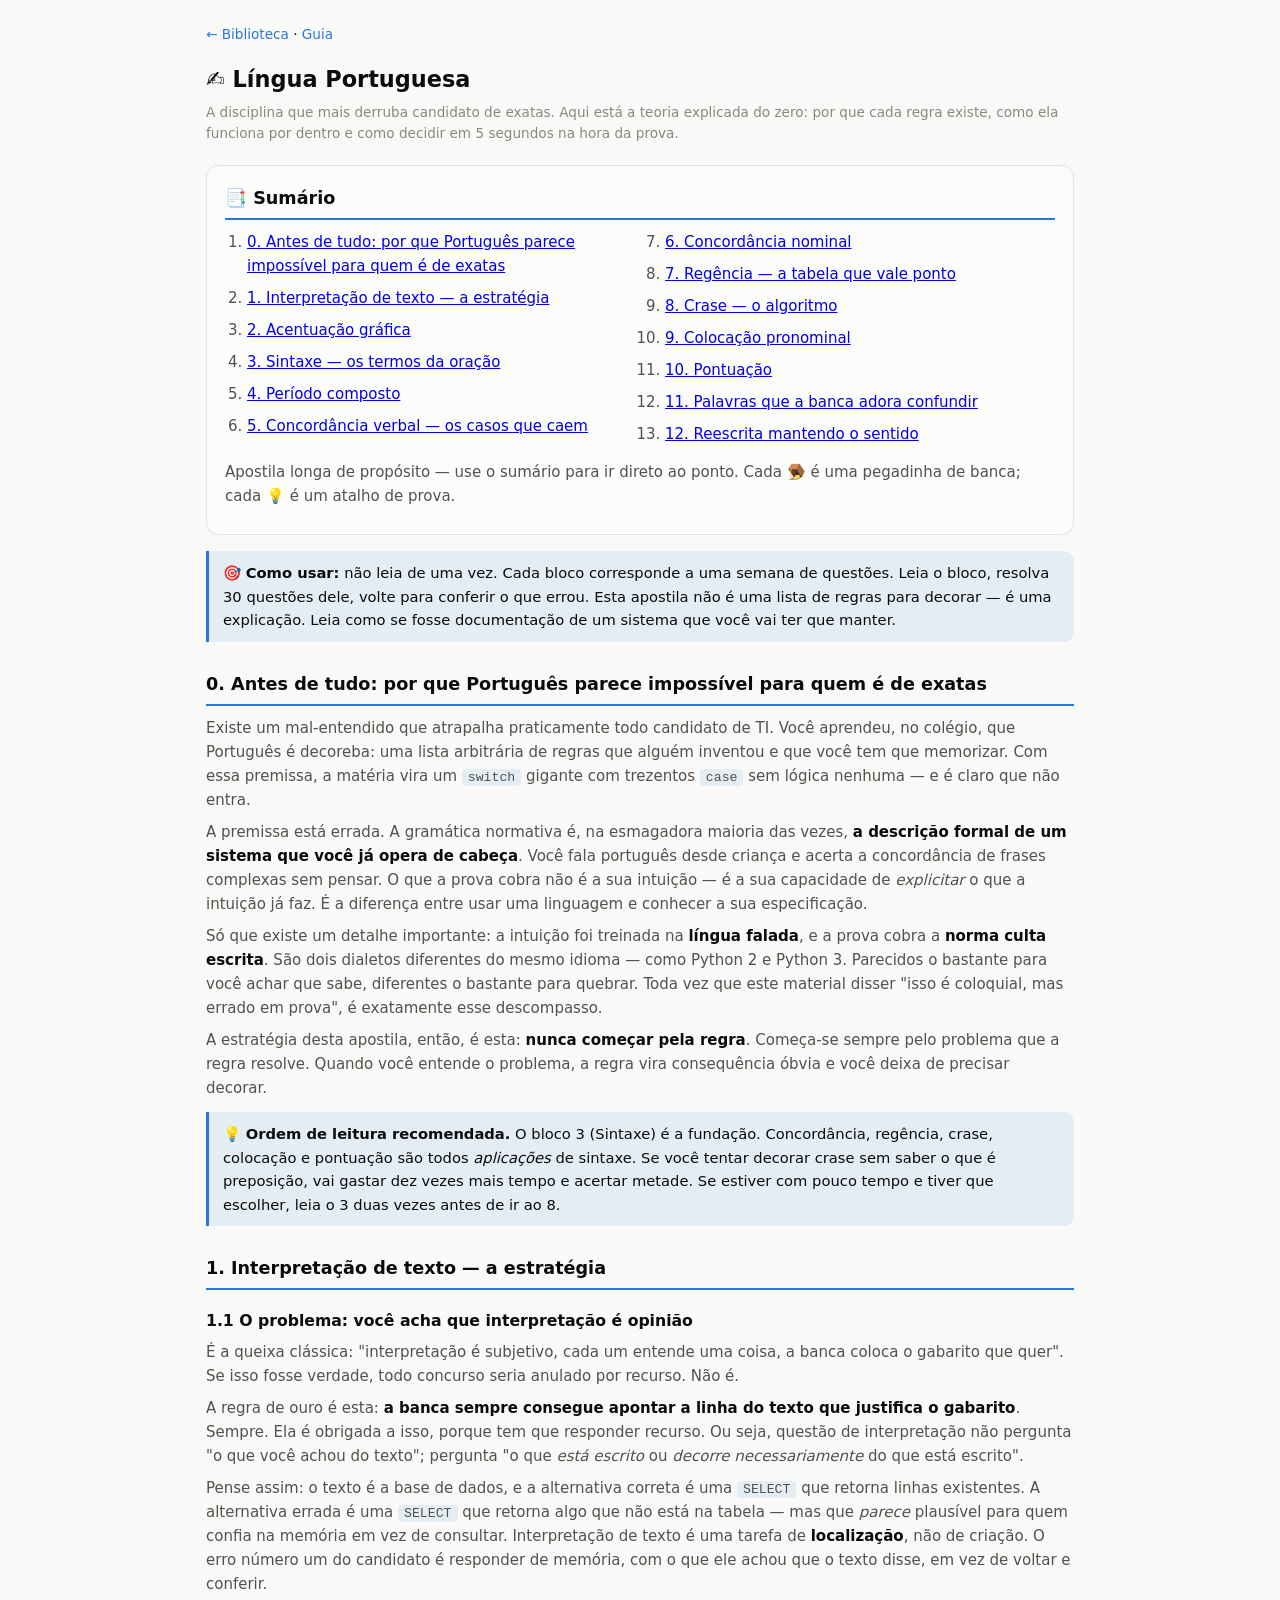
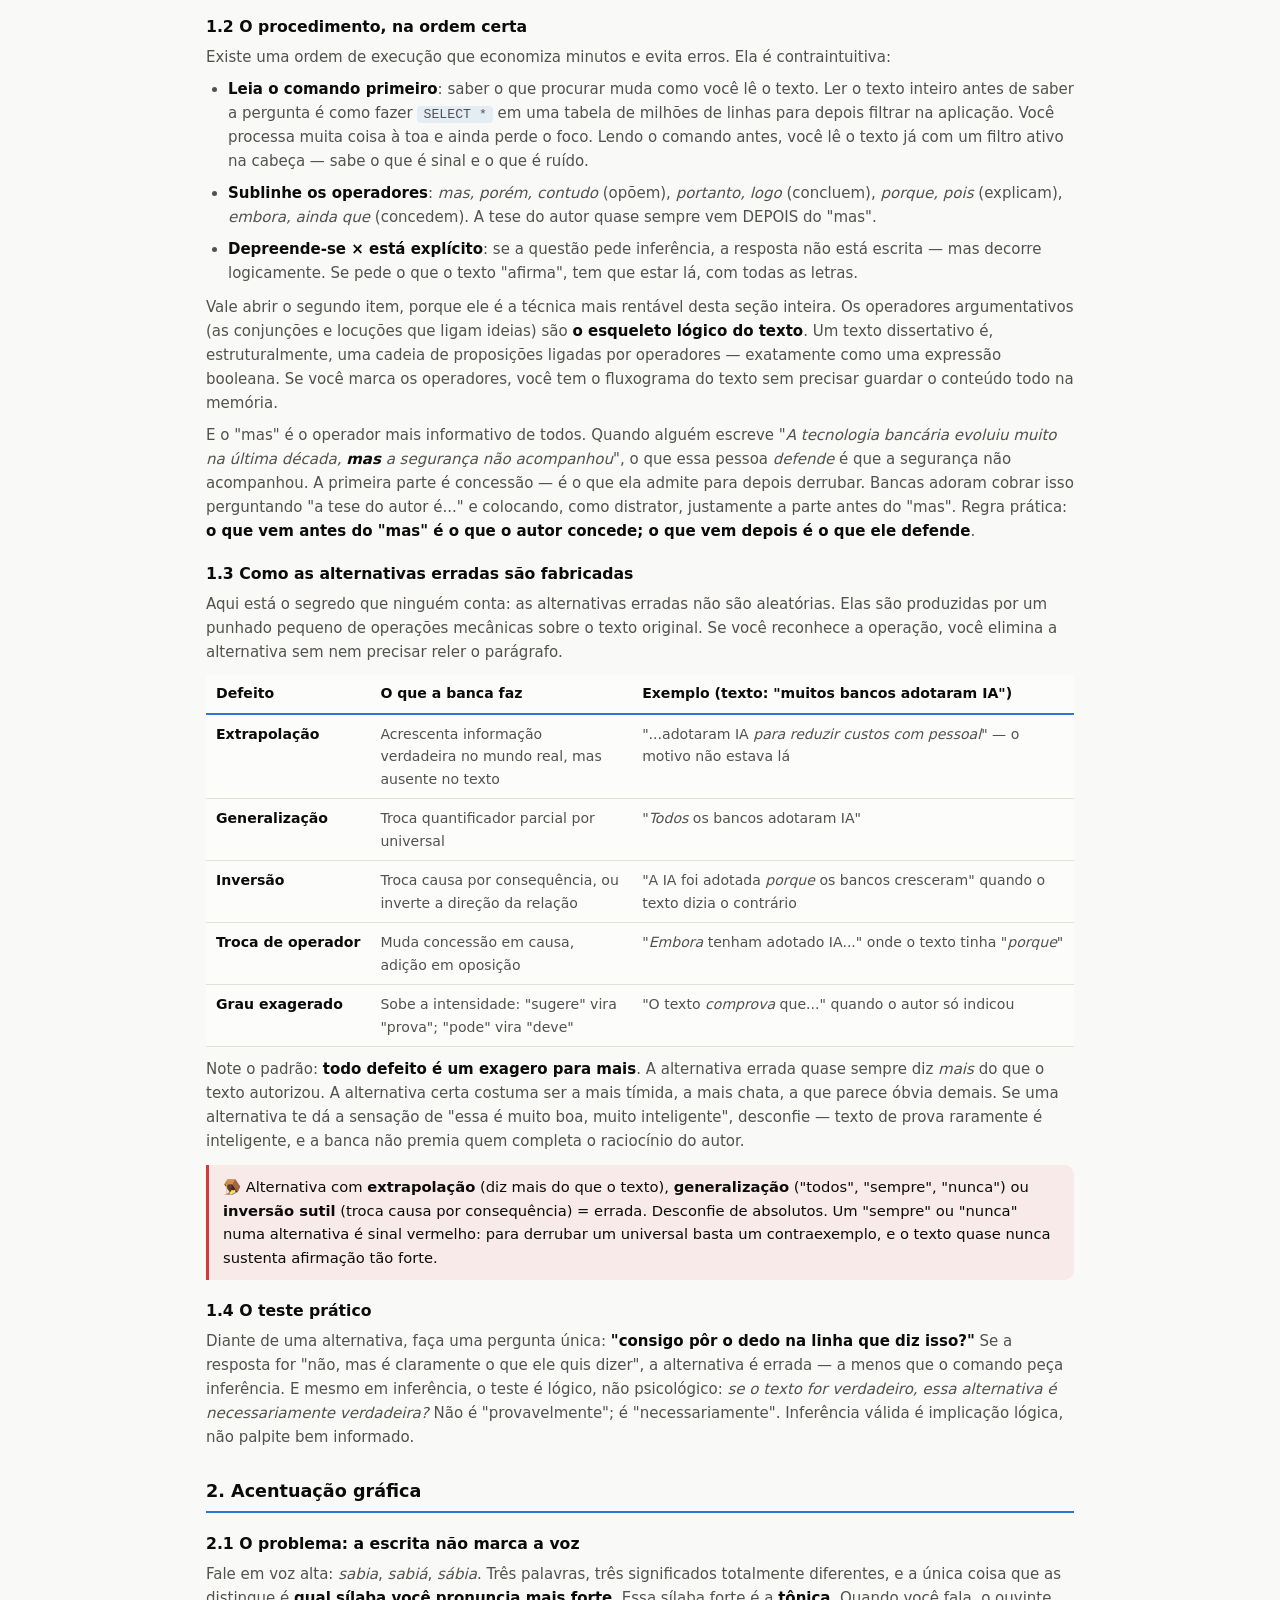
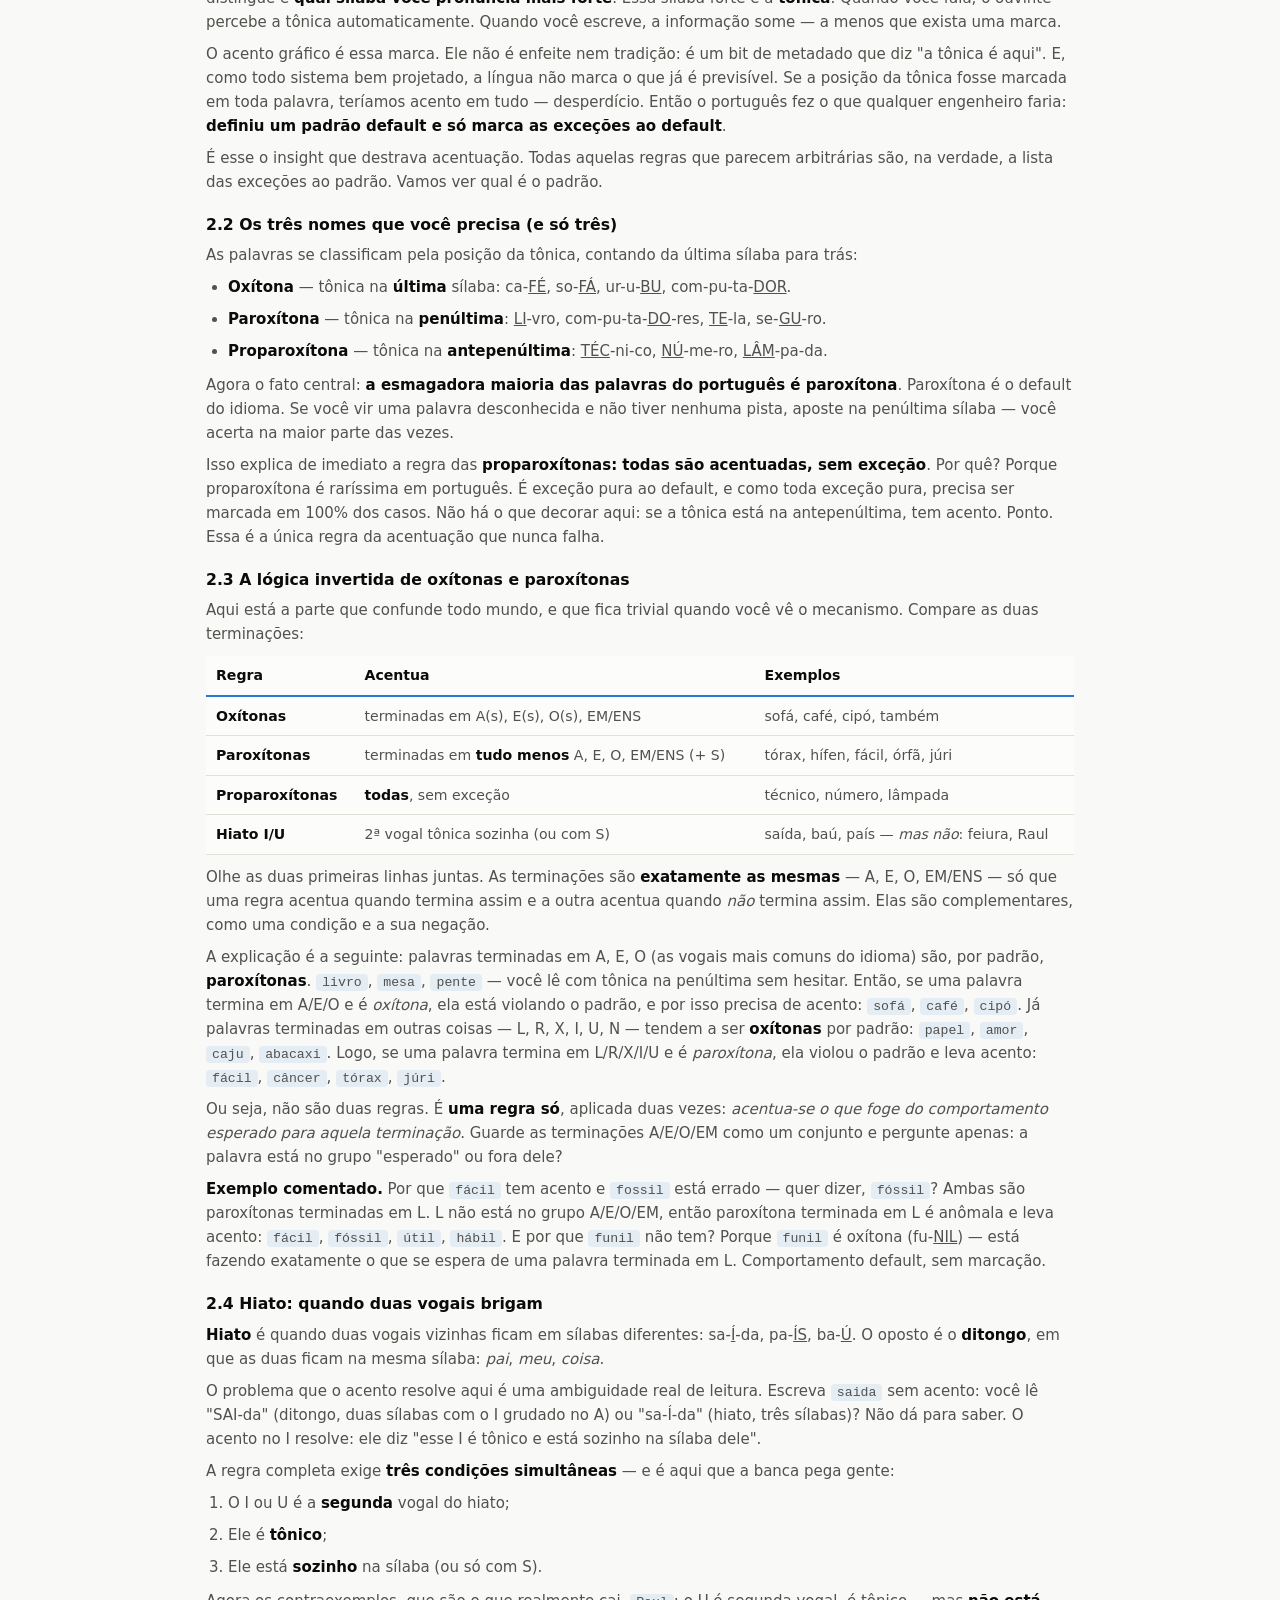
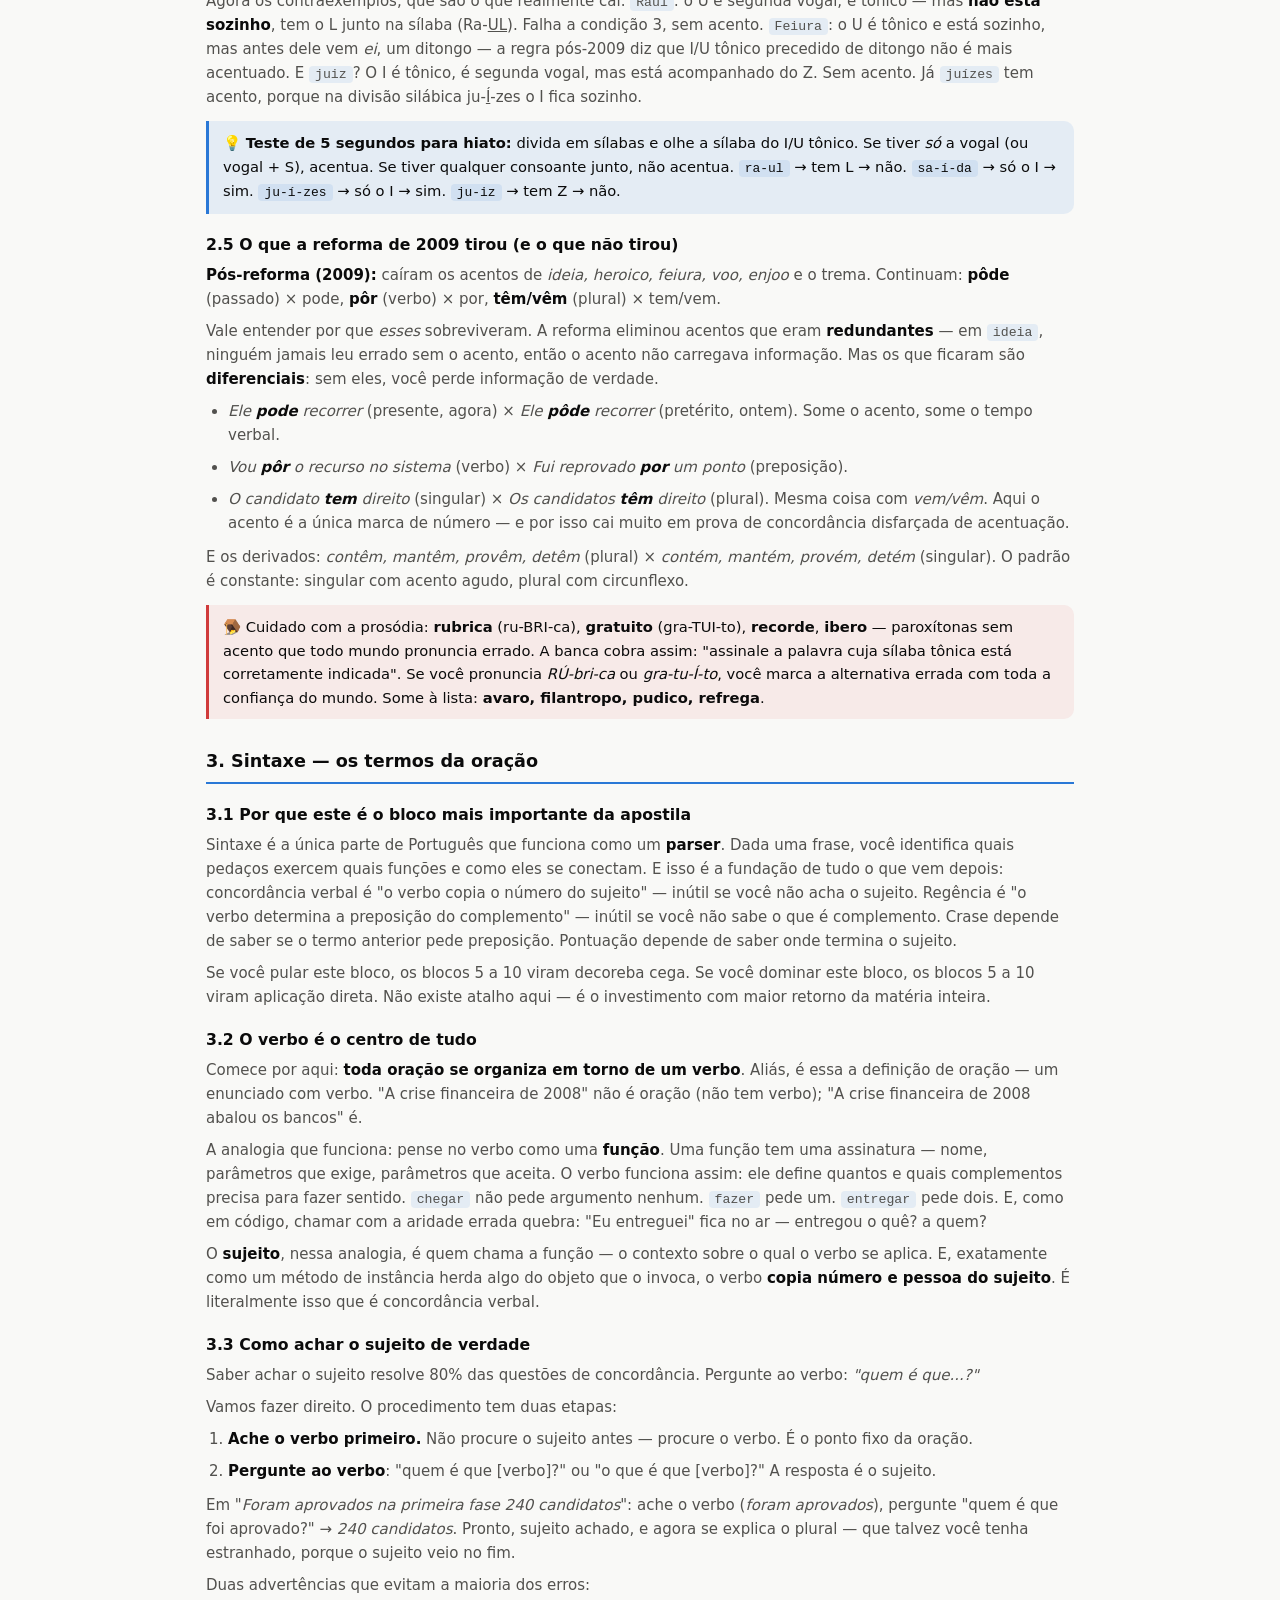
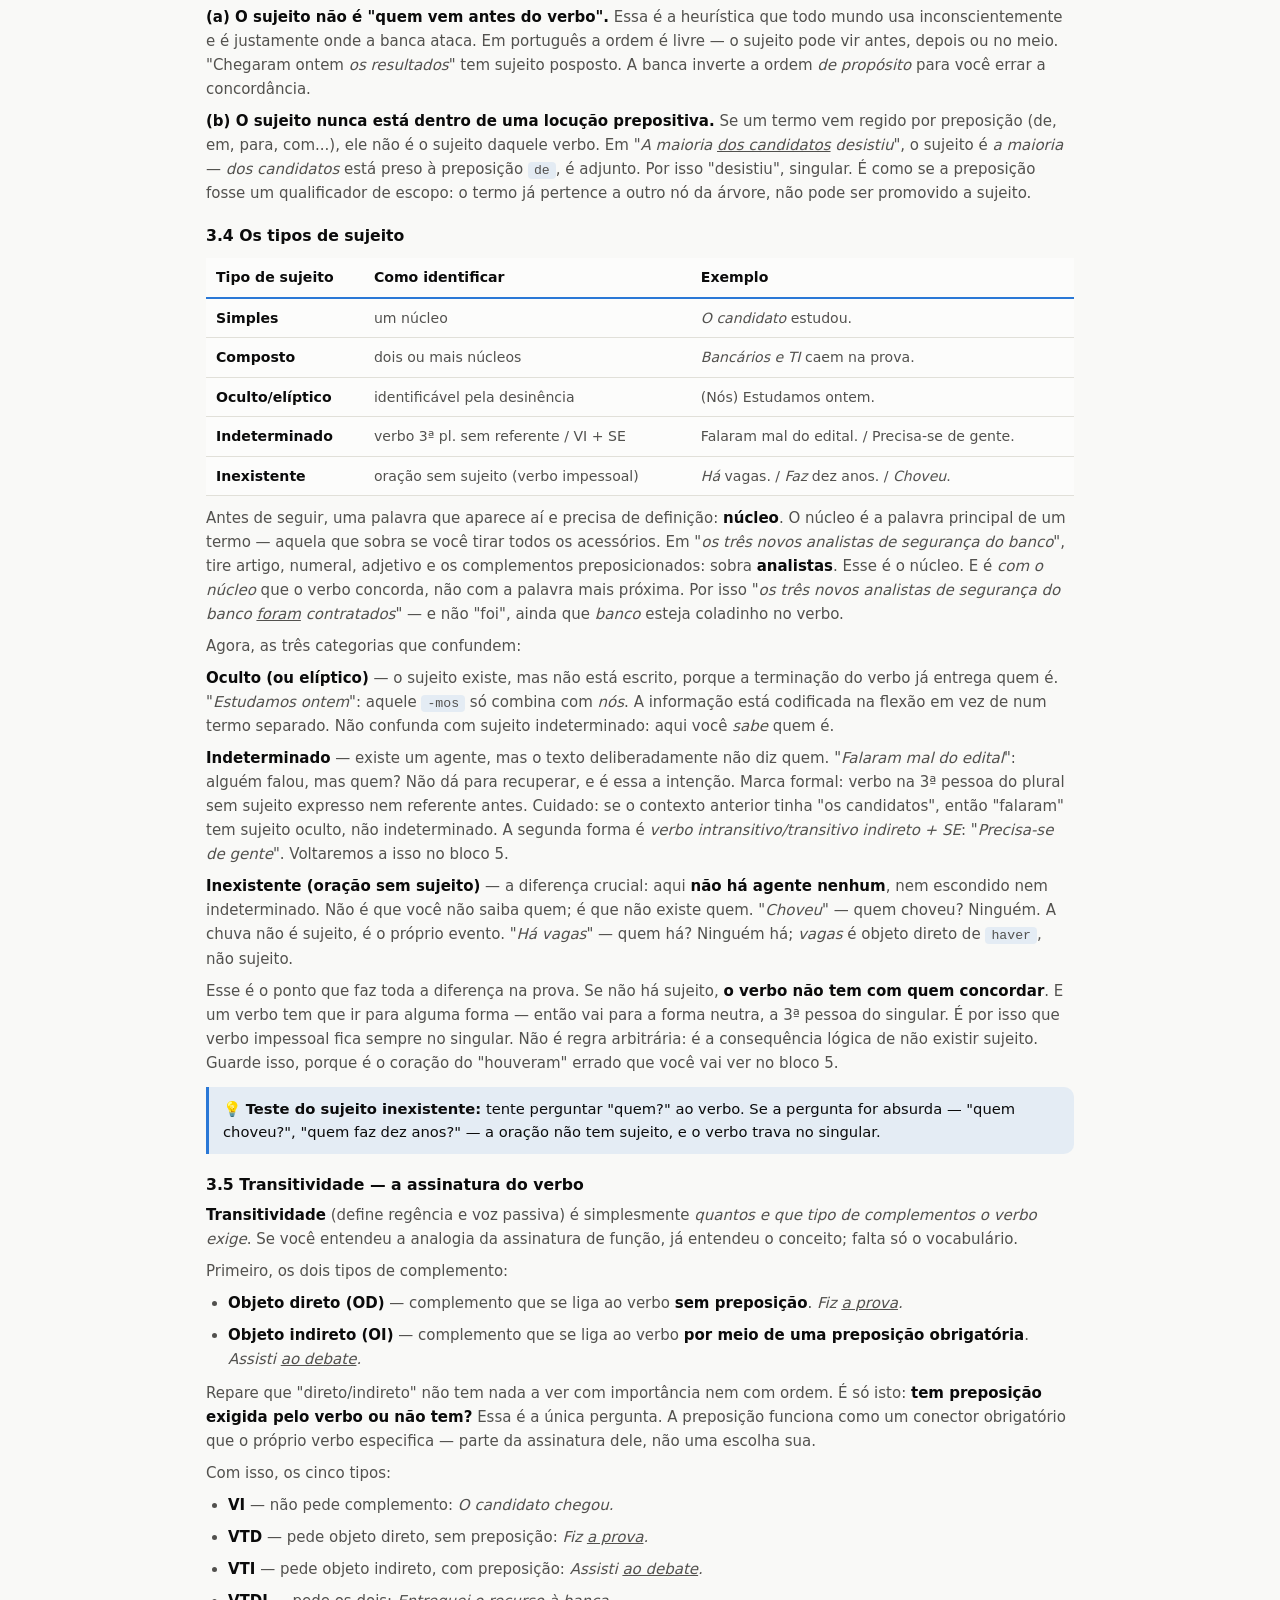
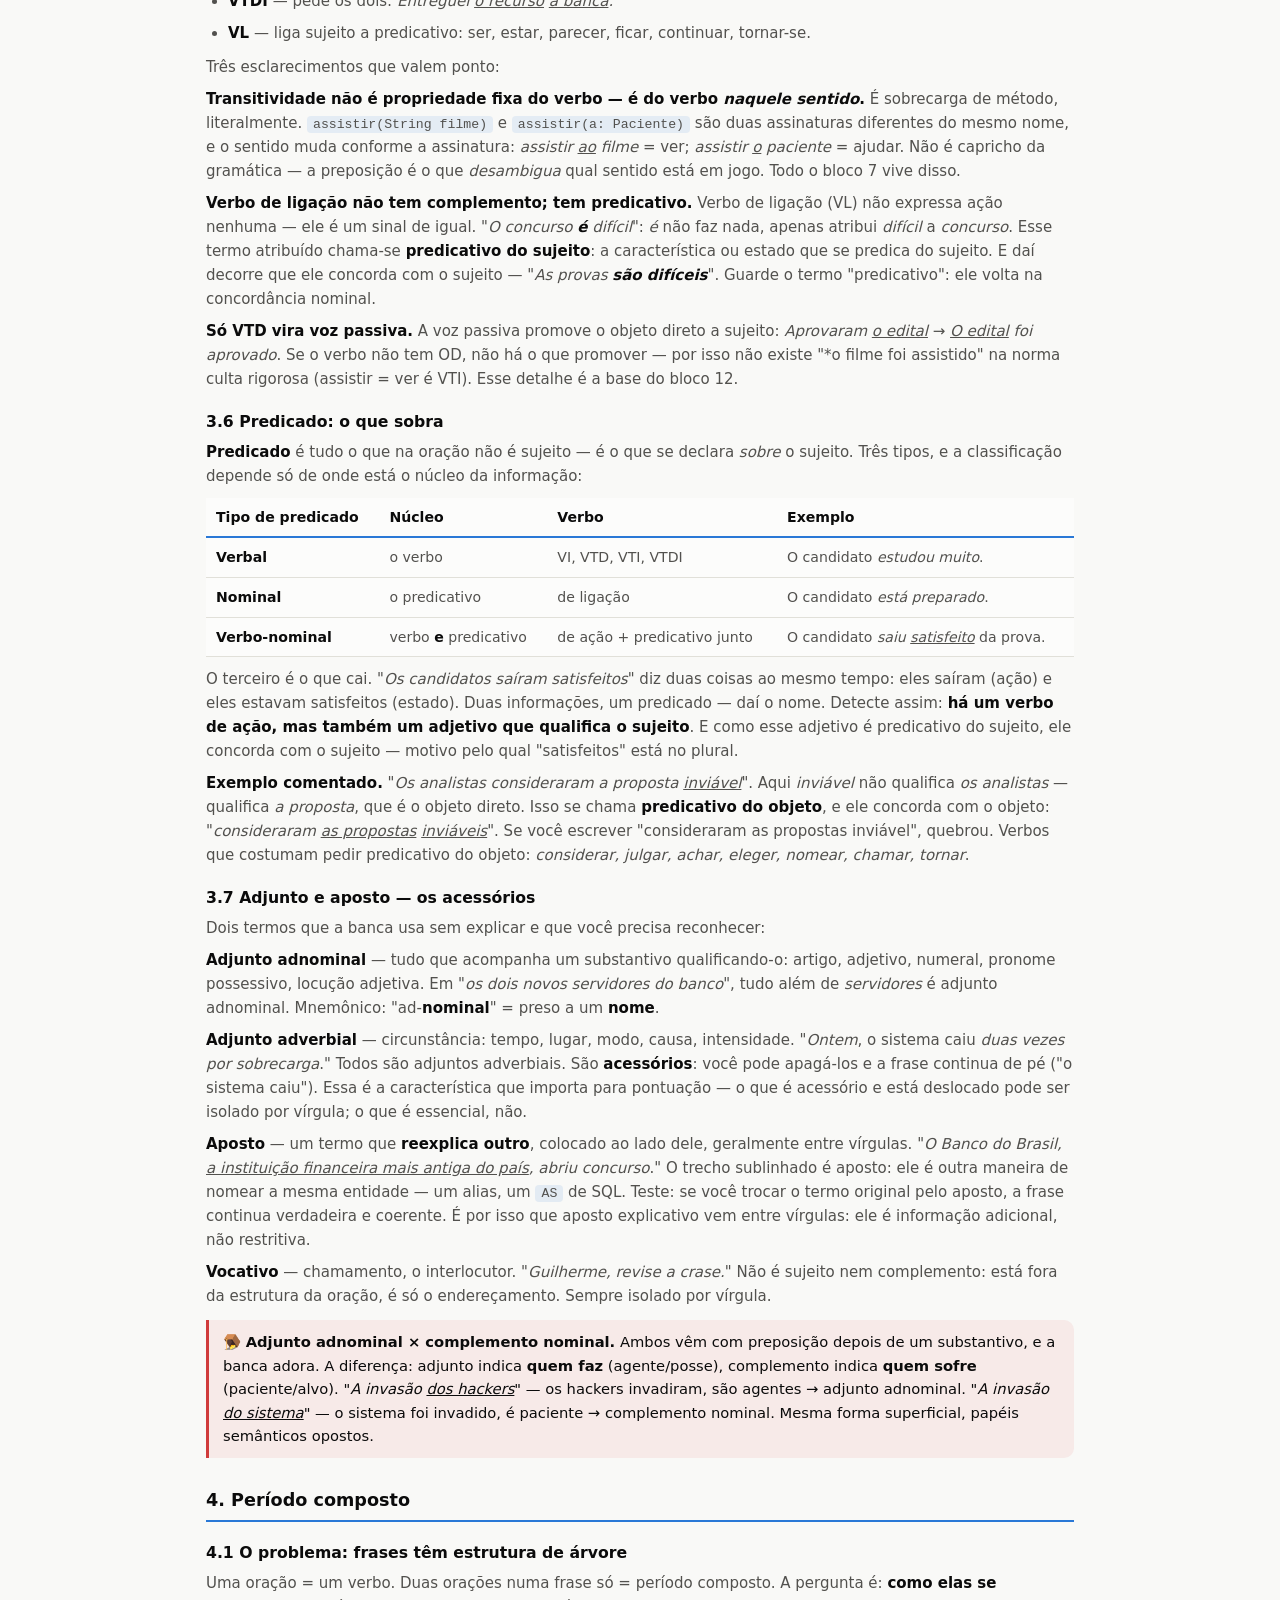
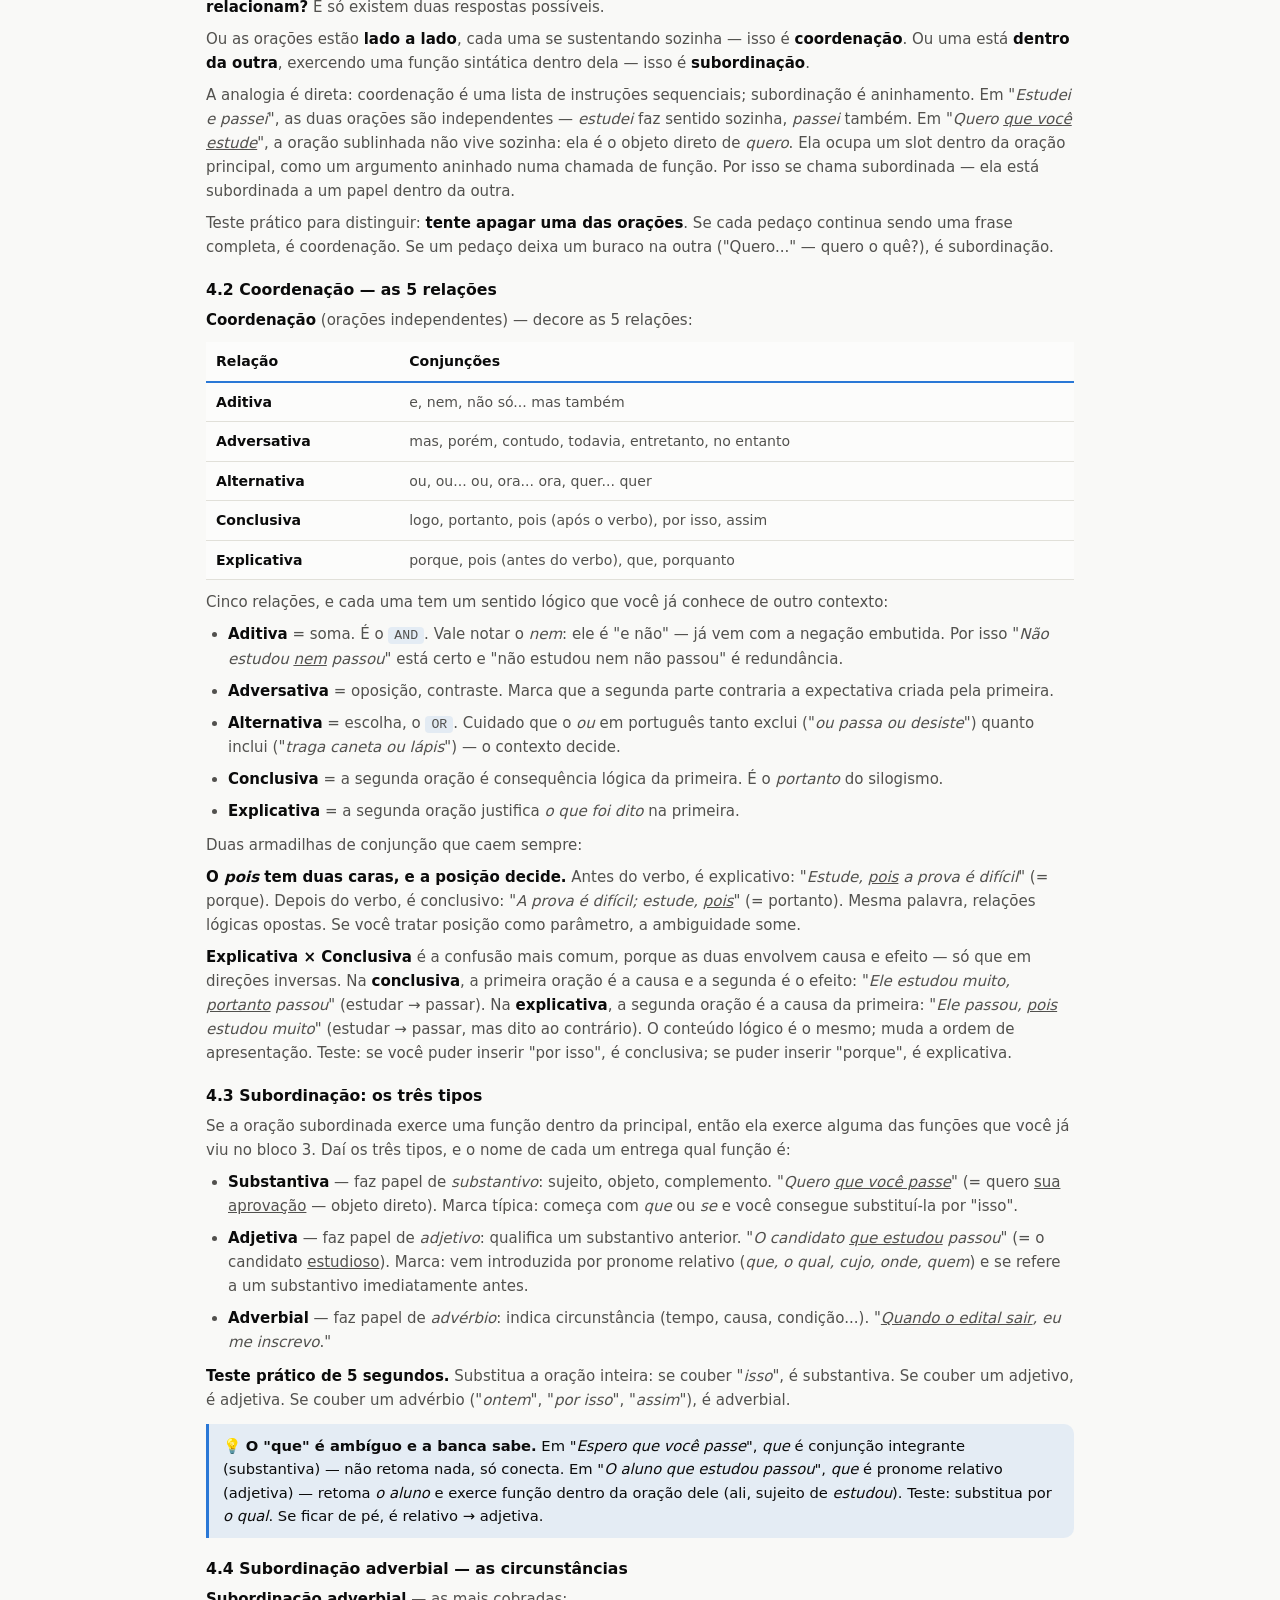
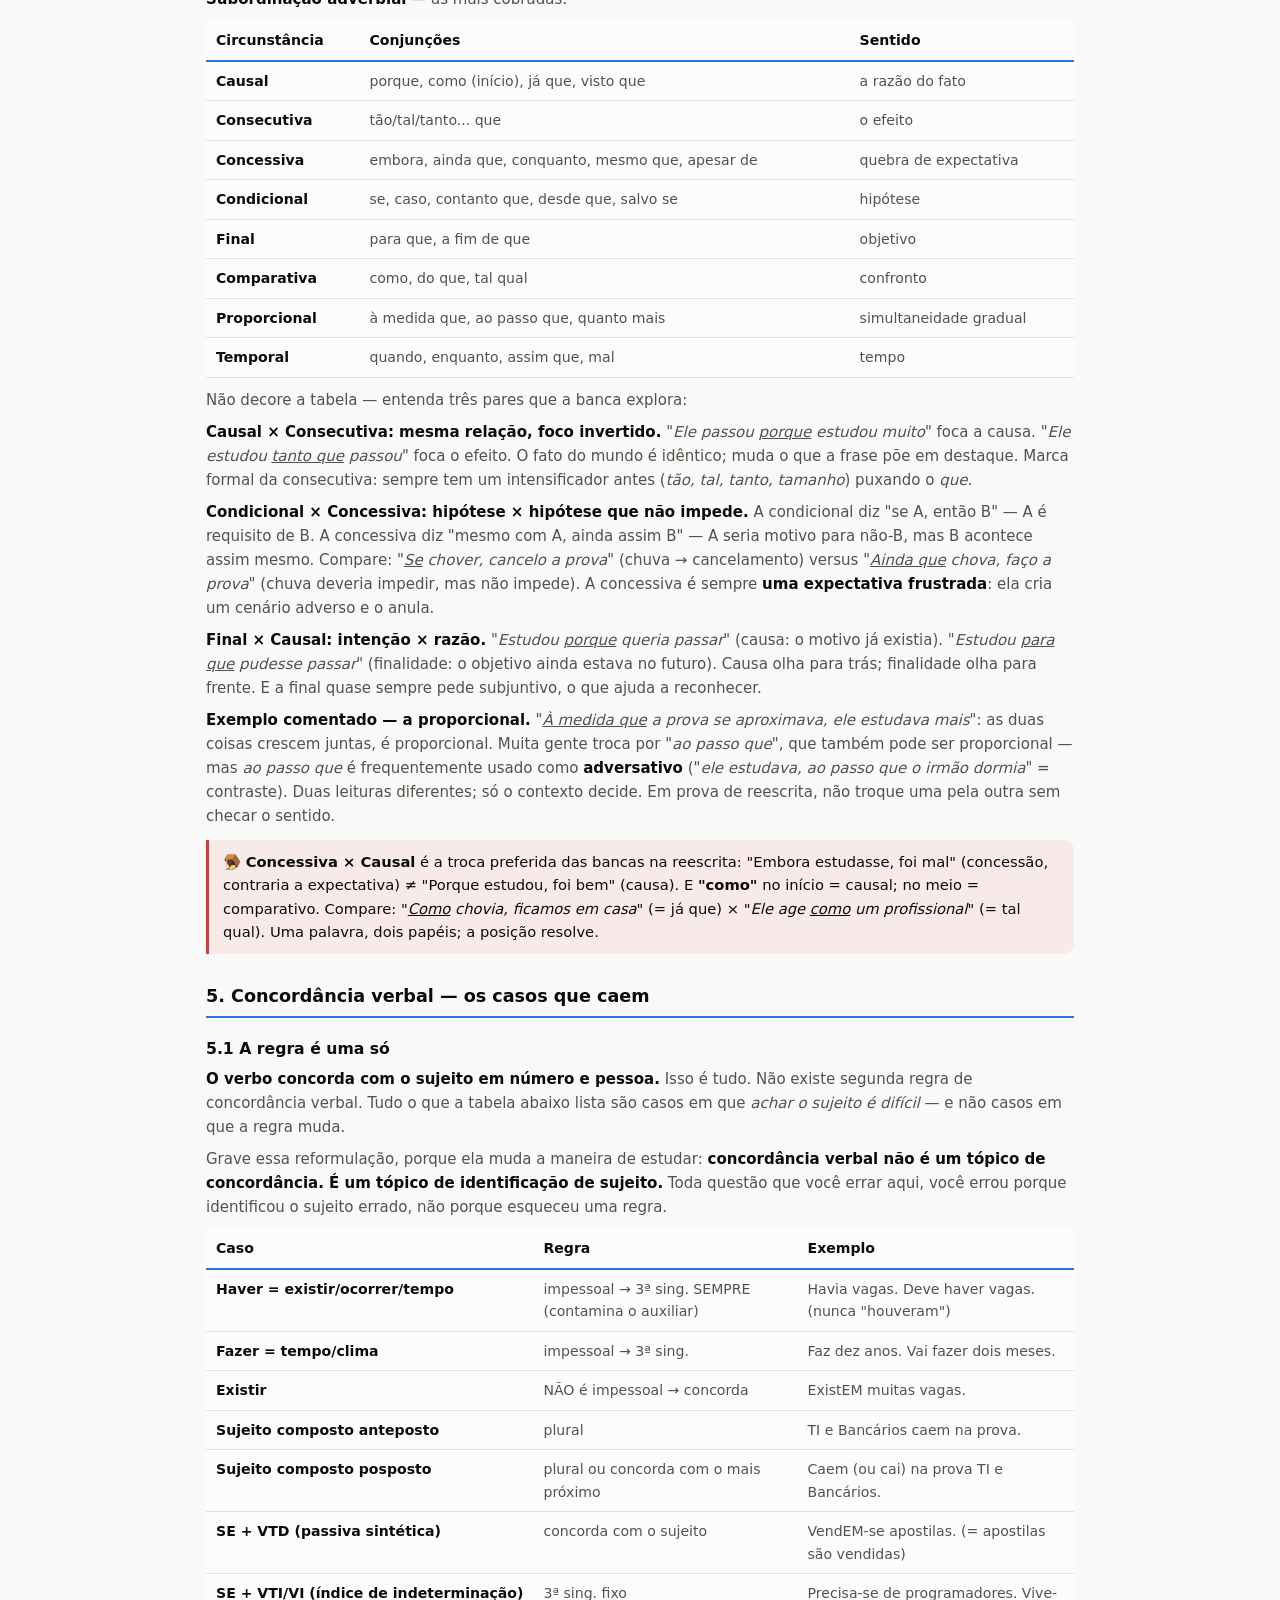
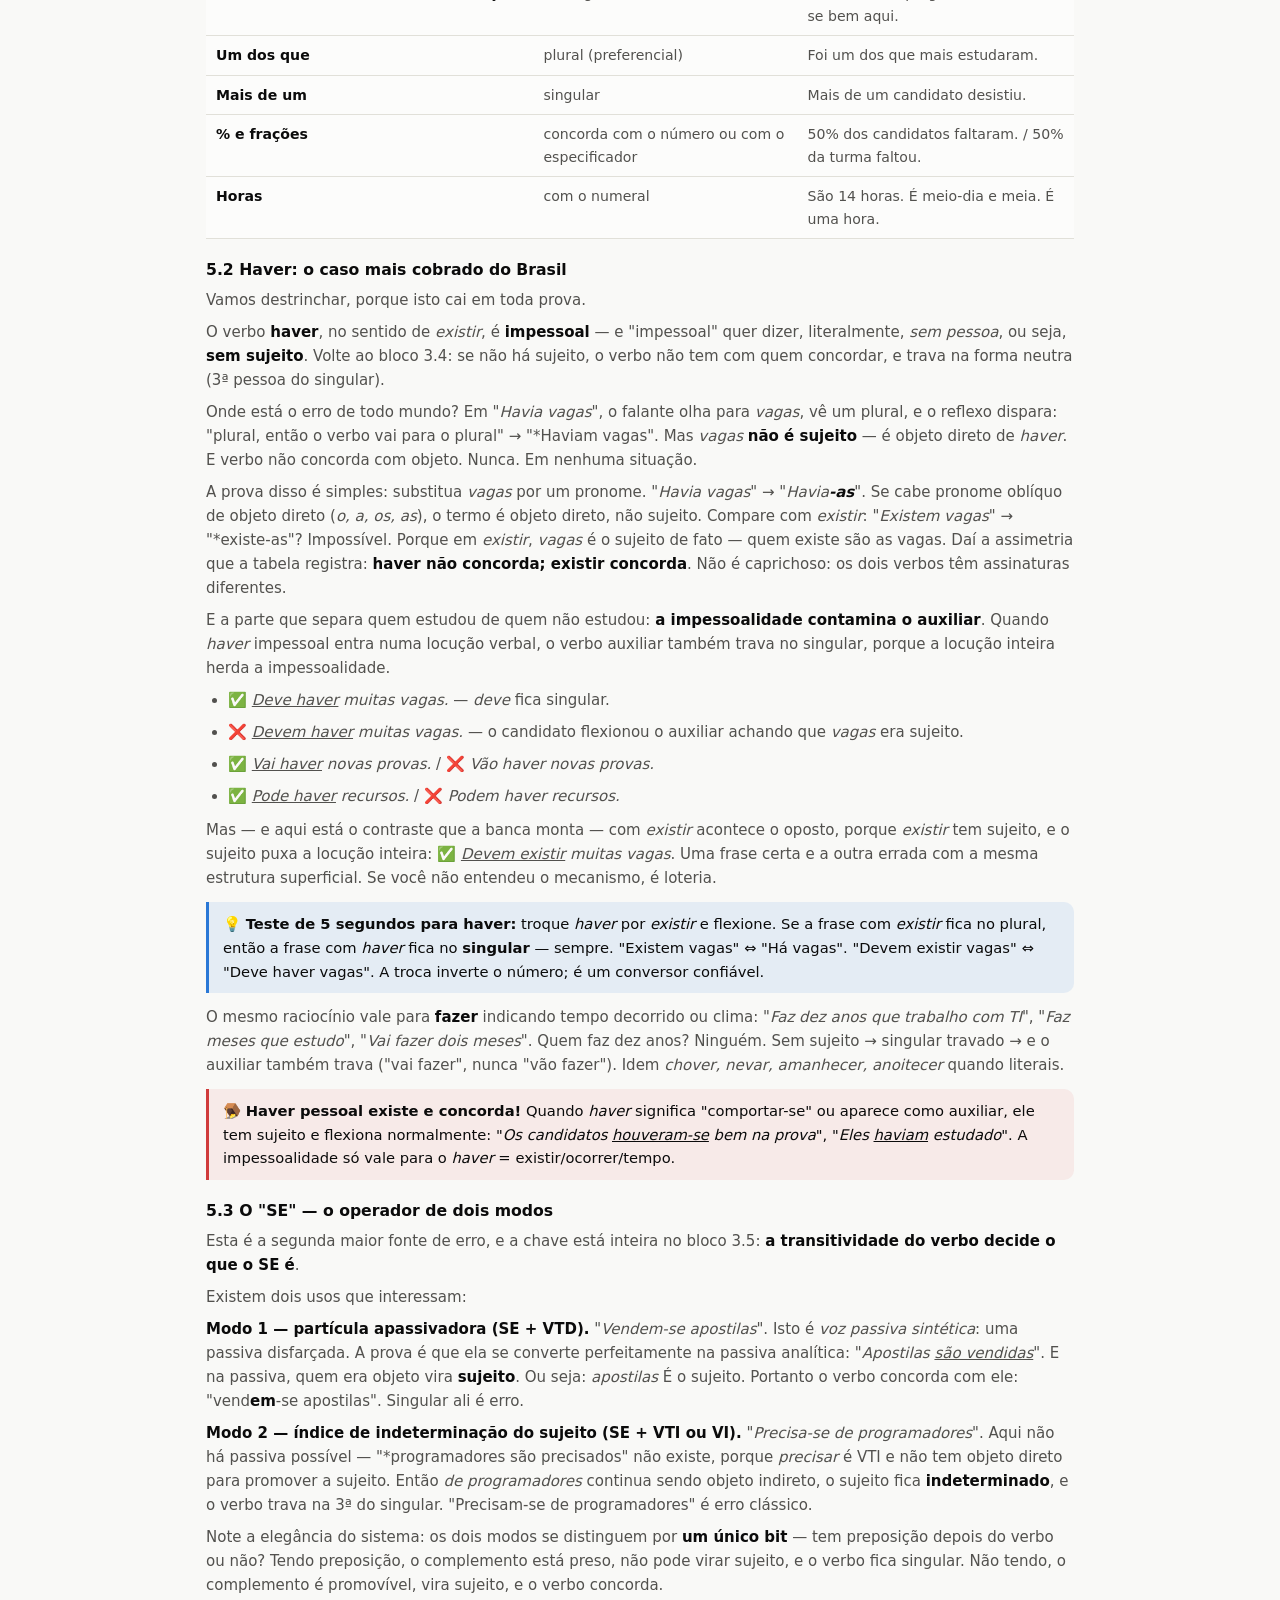
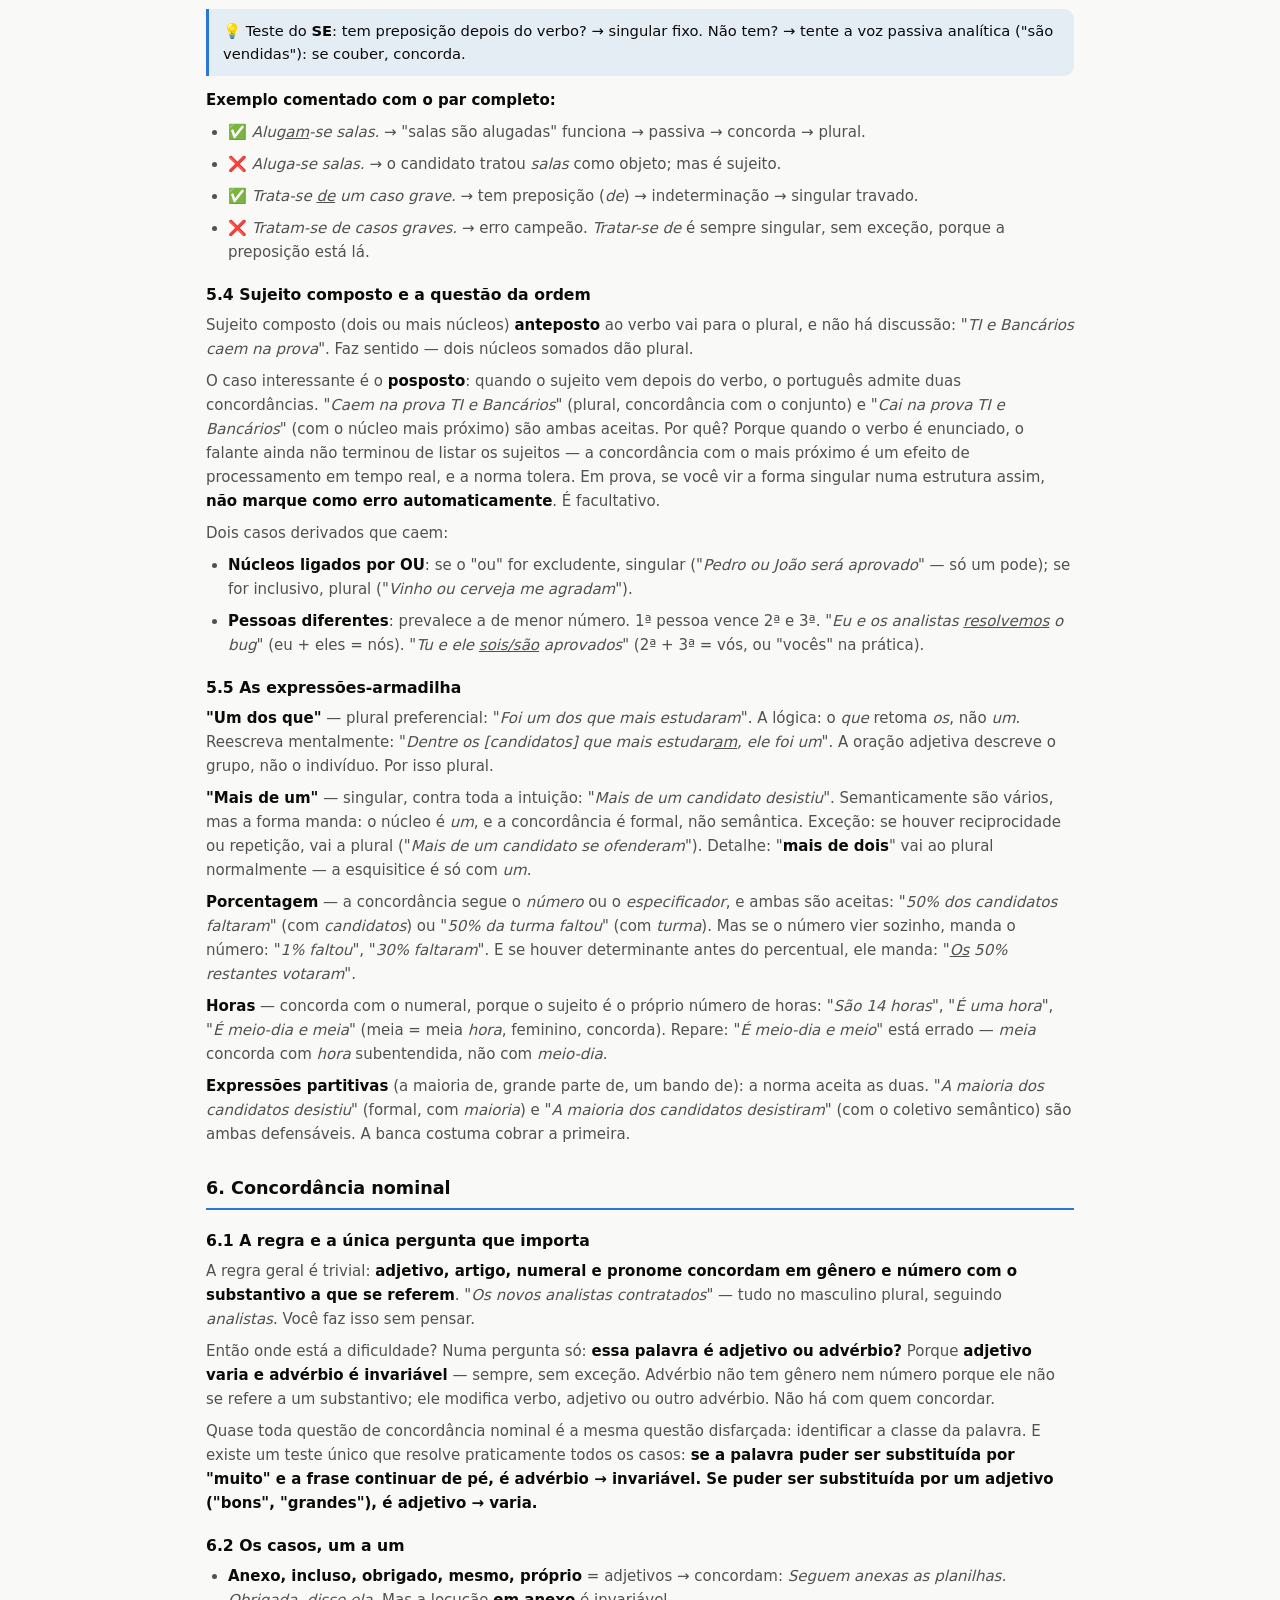
<file: resumos/portugues.html>
<!DOCTYPE html>
<html lang="pt-BR">
<head>
<meta charset="UTF-8">
<meta name="viewport" content="width=device-width, initial-scale=1.0">
<title>Teoria — Língua Portuguesa</title>
<link rel="stylesheet" href="estilo.css">
</head>
<body>
<div class="wrap">
  <div class="nav"><a href="index.html">← Biblioteca</a> · <a href="../guia.html">Guia</a></div>
  <h1>✍️ Língua Portuguesa</h1>
  <p class="sub">A disciplina que mais derruba candidato de exatas. Aqui está a teoria explicada do zero: por que cada regra existe, como ela funciona por dentro e como decidir em 5 segundos na hora da prova.</p>

  <div class="card" id="sumario">
    <h2 id="sec-sumario" style="margin-top:0">📑 Sumário</h2>
    <ol style="columns:2;column-gap:28px">
      <li><a href="#sec-0-antes-de-tudo-por-que-portugues-parece-impo">0. Antes de tudo: por que Português parece impossível para quem é de exatas</a></li>
      <li><a href="#sec-1-interpretacao-de-texto-a-estrategia">1. Interpretação de texto — a estratégia</a></li>
      <li><a href="#sec-2-acentuacao-grafica">2. Acentuação gráfica</a></li>
      <li><a href="#sec-3-sintaxe-os-termos-da-oracao">3. Sintaxe — os termos da oração</a></li>
      <li><a href="#sec-4-periodo-composto">4. Período composto</a></li>
      <li><a href="#sec-5-concordancia-verbal-os-casos-que-caem">5. Concordância verbal — os casos que caem</a></li>
      <li><a href="#sec-6-concordancia-nominal">6. Concordância nominal</a></li>
      <li><a href="#sec-7-regencia-a-tabela-que-vale-ponto">7. Regência — a tabela que vale ponto</a></li>
      <li><a href="#sec-8-crase-o-algoritmo">8. Crase — o algoritmo</a></li>
      <li><a href="#sec-9-colocacao-pronominal">9. Colocação pronominal</a></li>
      <li><a href="#sec-10-pontuacao">10. Pontuação</a></li>
      <li><a href="#sec-11-palavras-que-a-banca-adora-confundir">11. Palavras que a banca adora confundir</a></li>
      <li><a href="#sec-12-reescrita-mantendo-o-sentido">12. Reescrita mantendo o sentido</a></li>
    </ol>
    <p class="muted" style="margin-top:8px">Apostila longa de propósito — use o sumário para ir direto ao ponto. Cada 🪤 é uma pegadinha de banca; cada 💡 é um atalho de prova.</p>
  </div>


  <div class="tip">🎯 <strong>Como usar:</strong> não leia de uma vez. Cada bloco corresponde a uma semana de questões. Leia o bloco, resolva 30 questões dele, volte para conferir o que errou. Esta apostila não é uma lista de regras para decorar — é uma explicação. Leia como se fosse documentação de um sistema que você vai ter que manter.</div>

  <h2 id="sec-0-antes-de-tudo-por-que-portugues-parece-impo">0. Antes de tudo: por que Português parece impossível para quem é de exatas</h2>
  <p>Existe um mal-entendido que atrapalha praticamente todo candidato de TI. Você aprendeu, no colégio, que Português é decoreba: uma lista arbitrária de regras que alguém inventou e que você tem que memorizar. Com essa premissa, a matéria vira um <code>switch</code> gigante com trezentos <code>case</code> sem lógica nenhuma — e é claro que não entra.</p>
  <p>A premissa está errada. A gramática normativa é, na esmagadora maioria das vezes, <strong>a descrição formal de um sistema que você já opera de cabeça</strong>. Você fala português desde criança e acerta a concordância de frases complexas sem pensar. O que a prova cobra não é a sua intuição — é a sua capacidade de <em>explicitar</em> o que a intuição já faz. É a diferença entre usar uma linguagem e conhecer a sua especificação.</p>
  <p>Só que existe um detalhe importante: a intuição foi treinada na <strong>língua falada</strong>, e a prova cobra a <strong>norma culta escrita</strong>. São dois dialetos diferentes do mesmo idioma — como Python 2 e Python 3. Parecidos o bastante para você achar que sabe, diferentes o bastante para quebrar. Toda vez que este material disser "isso é coloquial, mas errado em prova", é exatamente esse descompasso.</p>
  <p>A estratégia desta apostila, então, é esta: <strong>nunca começar pela regra</strong>. Começa-se sempre pelo problema que a regra resolve. Quando você entende o problema, a regra vira consequência óbvia e você deixa de precisar decorar.</p>
  <div class="tip">💡 <strong>Ordem de leitura recomendada.</strong> O bloco 3 (Sintaxe) é a fundação. Concordância, regência, crase, colocação e pontuação são todos <em>aplicações</em> de sintaxe. Se você tentar decorar crase sem saber o que é preposição, vai gastar dez vezes mais tempo e acertar metade. Se estiver com pouco tempo e tiver que escolher, leia o 3 duas vezes antes de ir ao 8.</div>

  <h2 id="sec-1-interpretacao-de-texto-a-estrategia">1. Interpretação de texto — a estratégia</h2>

  <h3>1.1 O problema: você acha que interpretação é opinião</h3>
  <p>É a queixa clássica: "interpretação é subjetivo, cada um entende uma coisa, a banca coloca o gabarito que quer". Se isso fosse verdade, todo concurso seria anulado por recurso. Não é.</p>
  <p>A regra de ouro é esta: <strong>a banca sempre consegue apontar a linha do texto que justifica o gabarito</strong>. Sempre. Ela é obrigada a isso, porque tem que responder recurso. Ou seja, questão de interpretação não pergunta "o que você achou do texto"; pergunta "o que <em>está escrito</em> ou <em>decorre necessariamente</em> do que está escrito".</p>
  <p>Pense assim: o texto é a base de dados, e a alternativa correta é uma <code>SELECT</code> que retorna linhas existentes. A alternativa errada é uma <code>SELECT</code> que retorna algo que não está na tabela — mas que <em>parece</em> plausível para quem confia na memória em vez de consultar. Interpretação de texto é uma tarefa de <strong>localização</strong>, não de criação. O erro número um do candidato é responder de memória, com o que ele achou que o texto disse, em vez de voltar e conferir.</p>

  <h3>1.2 O procedimento, na ordem certa</h3>
  <p>Existe uma ordem de execução que economiza minutos e evita erros. Ela é contraintuitiva:</p>
  <ul>
    <li><strong>Leia o comando primeiro</strong>: saber o que procurar muda como você lê o texto. Ler o texto inteiro antes de saber a pergunta é como fazer <code>SELECT *</code> em uma tabela de milhões de linhas para depois filtrar na aplicação. Você processa muita coisa à toa e ainda perde o foco. Lendo o comando antes, você lê o texto já com um filtro ativo na cabeça — sabe o que é sinal e o que é ruído.</li>
    <li><strong>Sublinhe os operadores</strong>: <em>mas, porém, contudo</em> (opõem), <em>portanto, logo</em> (concluem), <em>porque, pois</em> (explicam), <em>embora, ainda que</em> (concedem). A tese do autor quase sempre vem DEPOIS do "mas".</li>
    <li><strong>Depreende-se × está explícito</strong>: se a questão pede inferência, a resposta não está escrita — mas decorre logicamente. Se pede o que o texto "afirma", tem que estar lá, com todas as letras.</li>
  </ul>
  <p>Vale abrir o segundo item, porque ele é a técnica mais rentável desta seção inteira. Os operadores argumentativos (as conjunções e locuções que ligam ideias) são <strong>o esqueleto lógico do texto</strong>. Um texto dissertativo é, estruturalmente, uma cadeia de proposições ligadas por operadores — exatamente como uma expressão booleana. Se você marca os operadores, você tem o fluxograma do texto sem precisar guardar o conteúdo todo na memória.</p>
  <p>E o "mas" é o operador mais informativo de todos. Quando alguém escreve "<em>A tecnologia bancária evoluiu muito na última década, <strong>mas</strong> a segurança não acompanhou</em>", o que essa pessoa <em>defende</em> é que a segurança não acompanhou. A primeira parte é concessão — é o que ela admite para depois derrubar. Bancas adoram cobrar isso perguntando "a tese do autor é..." e colocando, como distrator, justamente a parte antes do "mas". Regra prática: <strong>o que vem antes do "mas" é o que o autor concede; o que vem depois é o que ele defende</strong>.</p>

  <h3>1.3 Como as alternativas erradas são fabricadas</h3>
  <p>Aqui está o segredo que ninguém conta: as alternativas erradas não são aleatórias. Elas são produzidas por um punhado pequeno de operações mecânicas sobre o texto original. Se você reconhece a operação, você elimina a alternativa sem nem precisar reler o parágrafo.</p>
  <div class="table-scroll">
  <table>
    <tr><th>Defeito</th><th>O que a banca faz</th><th>Exemplo (texto: "muitos bancos adotaram IA")</th></tr>
    <tr><td><strong>Extrapolação</strong></td><td>Acrescenta informação verdadeira no mundo real, mas ausente no texto</td><td>"...adotaram IA <em>para reduzir custos com pessoal</em>" — o motivo não estava lá</td></tr>
    <tr><td><strong>Generalização</strong></td><td>Troca quantificador parcial por universal</td><td>"<em>Todos</em> os bancos adotaram IA"</td></tr>
    <tr><td><strong>Inversão</strong></td><td>Troca causa por consequência, ou inverte a direção da relação</td><td>"A IA foi adotada <em>porque</em> os bancos cresceram" quando o texto dizia o contrário</td></tr>
    <tr><td><strong>Troca de operador</strong></td><td>Muda concessão em causa, adição em oposição</td><td>"<em>Embora</em> tenham adotado IA..." onde o texto tinha "<em>porque</em>"</td></tr>
    <tr><td><strong>Grau exagerado</strong></td><td>Sobe a intensidade: "sugere" vira "prova"; "pode" vira "deve"</td><td>"O texto <em>comprova</em> que..." quando o autor só indicou</td></tr>
  </table>
  </div>
  <p>Note o padrão: <strong>todo defeito é um exagero para mais</strong>. A alternativa errada quase sempre diz <em>mais</em> do que o texto autorizou. A alternativa certa costuma ser a mais tímida, a mais chata, a que parece óbvia demais. Se uma alternativa te dá a sensação de "essa é muito boa, muito inteligente", desconfie — texto de prova raramente é inteligente, e a banca não premia quem completa o raciocínio do autor.</p>
  <div class="trap">🪤 Alternativa com <strong>extrapolação</strong> (diz mais do que o texto), <strong>generalização</strong> ("todos", "sempre", "nunca") ou <strong>inversão sutil</strong> (troca causa por consequência) = errada. Desconfie de absolutos. Um "sempre" ou "nunca" numa alternativa é sinal vermelho: para derrubar um universal basta um contraexemplo, e o texto quase nunca sustenta afirmação tão forte.</div>

  <h3>1.4 O teste prático</h3>
  <p>Diante de uma alternativa, faça uma pergunta única: <strong>"consigo pôr o dedo na linha que diz isso?"</strong> Se a resposta for "não, mas é claramente o que ele quis dizer", a alternativa é errada — a menos que o comando peça inferência. E mesmo em inferência, o teste é lógico, não psicológico: <em>se o texto for verdadeiro, essa alternativa é necessariamente verdadeira?</em> Não é "provavelmente"; é "necessariamente". Inferência válida é implicação lógica, não palpite bem informado.</p>

  <h2 id="sec-2-acentuacao-grafica">2. Acentuação gráfica</h2>

  <h3>2.1 O problema: a escrita não marca a voz</h3>
  <p>Fale em voz alta: <em>sabia</em>, <em>sabiá</em>, <em>sábia</em>. Três palavras, três significados totalmente diferentes, e a única coisa que as distingue é <strong>qual sílaba você pronuncia mais forte</strong>. Essa sílaba forte é a <strong>tônica</strong>. Quando você fala, o ouvinte percebe a tônica automaticamente. Quando você escreve, a informação some — a menos que exista uma marca.</p>
  <p>O acento gráfico é essa marca. Ele não é enfeite nem tradição: é um bit de metadado que diz "a tônica é aqui". E, como todo sistema bem projetado, a língua não marca o que já é previsível. Se a posição da tônica fosse marcada em toda palavra, teríamos acento em tudo — desperdício. Então o português fez o que qualquer engenheiro faria: <strong>definiu um padrão default e só marca as exceções ao default</strong>.</p>
  <p>É esse o insight que destrava acentuação. Todas aquelas regras que parecem arbitrárias são, na verdade, a lista das exceções ao padrão. Vamos ver qual é o padrão.</p>

  <h3>2.2 Os três nomes que você precisa (e só três)</h3>
  <p>As palavras se classificam pela posição da tônica, contando da última sílaba para trás:</p>
  <ul>
    <li><strong>Oxítona</strong> — tônica na <strong>última</strong> sílaba: ca-<u>FÉ</u>, so-<u>FÁ</u>, ur-u-<u>BU</u>, com-pu-ta-<u>DOR</u>.</li>
    <li><strong>Paroxítona</strong> — tônica na <strong>penúltima</strong>: <u>LI</u>-vro, com-pu-ta-<u>DO</u>-res, <u>TE</u>-la, se-<u>GU</u>-ro.</li>
    <li><strong>Proparoxítona</strong> — tônica na <strong>antepenúltima</strong>: <u>TÉC</u>-ni-co, <u>NÚ</u>-me-ro, <u>LÂM</u>-pa-da.</li>
  </ul>
  <p>Agora o fato central: <strong>a esmagadora maioria das palavras do português é paroxítona</strong>. Paroxítona é o default do idioma. Se você vir uma palavra desconhecida e não tiver nenhuma pista, aposte na penúltima sílaba — você acerta na maior parte das vezes.</p>
  <p>Isso explica de imediato a regra das <strong>proparoxítonas: todas são acentuadas, sem exceção</strong>. Por quê? Porque proparoxítona é raríssima em português. É exceção pura ao default, e como toda exceção pura, precisa ser marcada em 100% dos casos. Não há o que decorar aqui: se a tônica está na antepenúltima, tem acento. Ponto. Essa é a única regra da acentuação que nunca falha.</p>

  <h3>2.3 A lógica invertida de oxítonas e paroxítonas</h3>
  <p>Aqui está a parte que confunde todo mundo, e que fica trivial quando você vê o mecanismo. Compare as duas terminações:</p>
  <div class="table-scroll">
  <table>
    <tr><th>Regra</th><th>Acentua</th><th>Exemplos</th></tr>
    <tr><td>Oxítonas</td><td>terminadas em A(s), E(s), O(s), EM/ENS</td><td>sofá, café, cipó, também</td></tr>
    <tr><td>Paroxítonas</td><td>terminadas em <strong>tudo menos</strong> A, E, O, EM/ENS (+ S)</td><td>tórax, hífen, fácil, órfã, júri</td></tr>
    <tr><td>Proparoxítonas</td><td><strong>todas</strong>, sem exceção</td><td>técnico, número, lâmpada</td></tr>
    <tr><td>Hiato I/U</td><td>2ª vogal tônica sozinha (ou com S)</td><td>saída, baú, país — <em>mas não</em>: feiura, Raul</td></tr>
  </table>
  </div>
  <p>Olhe as duas primeiras linhas juntas. As terminações são <strong>exatamente as mesmas</strong> — A, E, O, EM/ENS — só que uma regra acentua quando termina assim e a outra acentua quando <em>não</em> termina assim. Elas são complementares, como uma condição e a sua negação.</p>
  <p>A explicação é a seguinte: palavras terminadas em A, E, O (as vogais mais comuns do idioma) são, por padrão, <strong>paroxítonas</strong>. <code>livro</code>, <code>mesa</code>, <code>pente</code> — você lê com tônica na penúltima sem hesitar. Então, se uma palavra termina em A/E/O e é <em>oxítona</em>, ela está violando o padrão, e por isso precisa de acento: <code>sofá</code>, <code>café</code>, <code>cipó</code>. Já palavras terminadas em outras coisas — L, R, X, I, U, N — tendem a ser <strong>oxítonas</strong> por padrão: <code>papel</code>, <code>amor</code>, <code>caju</code>, <code>abacaxi</code>. Logo, se uma palavra termina em L/R/X/I/U e é <em>paroxítona</em>, ela violou o padrão e leva acento: <code>fácil</code>, <code>câncer</code>, <code>tórax</code>, <code>júri</code>.</p>
  <p>Ou seja, não são duas regras. É <strong>uma regra só</strong>, aplicada duas vezes: <em>acentua-se o que foge do comportamento esperado para aquela terminação</em>. Guarde as terminações A/E/O/EM como um conjunto e pergunte apenas: a palavra está no grupo "esperado" ou fora dele?</p>
  <p><strong>Exemplo comentado.</strong> Por que <code>fácil</code> tem acento e <code>fossil</code> está errado — quer dizer, <code>fóssil</code>? Ambas são paroxítonas terminadas em L. L não está no grupo A/E/O/EM, então paroxítona terminada em L é anômala e leva acento: <code>fácil</code>, <code>fóssil</code>, <code>útil</code>, <code>hábil</code>. E por que <code>funil</code> não tem? Porque <code>funil</code> é oxítona (fu-<u>NIL</u>) — está fazendo exatamente o que se espera de uma palavra terminada em L. Comportamento default, sem marcação.</p>

  <h3>2.4 Hiato: quando duas vogais brigam</h3>
  <p><strong>Hiato</strong> é quando duas vogais vizinhas ficam em sílabas diferentes: sa-<u>Í</u>-da, pa-<u>ÍS</u>, ba-<u>Ú</u>. O oposto é o <strong>ditongo</strong>, em que as duas ficam na mesma sílaba: <em>pai</em>, <em>meu</em>, <em>coisa</em>.</p>
  <p>O problema que o acento resolve aqui é uma ambiguidade real de leitura. Escreva <code>saida</code> sem acento: você lê "SAI-da" (ditongo, duas sílabas com o I grudado no A) ou "sa-Í-da" (hiato, três sílabas)? Não dá para saber. O acento no I resolve: ele diz "esse I é tônico e está sozinho na sílaba dele".</p>
  <p>A regra completa exige <strong>três condições simultâneas</strong> — e é aqui que a banca pega gente:</p>
  <ol>
    <li>O I ou U é a <strong>segunda</strong> vogal do hiato;</li>
    <li>Ele é <strong>tônico</strong>;</li>
    <li>Ele está <strong>sozinho</strong> na sílaba (ou só com S).</li>
  </ol>
  <p>Agora os contraexemplos, que são o que realmente cai. <code>Raul</code>: o U é segunda vogal, é tônico — mas <strong>não está sozinho</strong>, tem o L junto na sílaba (Ra-<u>UL</u>). Falha a condição 3, sem acento. <code>Feiura</code>: o U é tônico e está sozinho, mas antes dele vem <em>ei</em>, um ditongo — a regra pós-2009 diz que I/U tônico precedido de ditongo não é mais acentuado. E <code>juiz</code>? O I é tônico, é segunda vogal, mas está acompanhado do Z. Sem acento. Já <code>juízes</code> tem acento, porque na divisão silábica ju-<u>Í</u>-zes o I fica sozinho.</p>
  <div class="tip">💡 <strong>Teste de 5 segundos para hiato:</strong> divida em sílabas e olhe a sílaba do I/U tônico. Se tiver <em>só</em> a vogal (ou vogal + S), acentua. Se tiver qualquer consoante junto, não acentua. <code>ra-ul</code> → tem L → não. <code>sa-í-da</code> → só o I → sim. <code>ju-í-zes</code> → só o I → sim. <code>ju-iz</code> → tem Z → não.</div>

  <h3>2.5 O que a reforma de 2009 tirou (e o que não tirou)</h3>
  <p><strong>Pós-reforma (2009):</strong> caíram os acentos de <em>ideia, heroico, feiura, voo, enjoo</em> e o trema. Continuam: <strong>pôde</strong> (passado) × pode, <strong>pôr</strong> (verbo) × por, <strong>têm/vêm</strong> (plural) × tem/vem.</p>
  <p>Vale entender por que <em>esses</em> sobreviveram. A reforma eliminou acentos que eram <strong>redundantes</strong> — em <code>ideia</code>, ninguém jamais leu errado sem o acento, então o acento não carregava informação. Mas os que ficaram são <strong>diferenciais</strong>: sem eles, você perde informação de verdade.</p>
  <ul>
    <li><em>Ele <strong>pode</strong> recorrer</em> (presente, agora) × <em>Ele <strong>pôde</strong> recorrer</em> (pretérito, ontem). Some o acento, some o tempo verbal.</li>
    <li><em>Vou <strong>pôr</strong> o recurso no sistema</em> (verbo) × <em>Fui reprovado <strong>por</strong> um ponto</em> (preposição).</li>
    <li><em>O candidato <strong>tem</strong> direito</em> (singular) × <em>Os candidatos <strong>têm</strong> direito</em> (plural). Mesma coisa com <em>vem/vêm</em>. Aqui o acento é a única marca de número — e por isso cai muito em prova de concordância disfarçada de acentuação.</li>
  </ul>
  <p>E os derivados: <em>contêm, mantêm, provêm, detêm</em> (plural) × <em>contém, mantém, provém, detém</em> (singular). O padrão é constante: singular com acento agudo, plural com circunflexo.</p>
  <div class="trap">🪤 Cuidado com a prosódia: <strong>rubrica</strong> (ru-BRI-ca), <strong>gratuito</strong> (gra-TUI-to), <strong>recorde</strong>, <strong>ibero</strong> — paroxítonas sem acento que todo mundo pronuncia errado. A banca cobra assim: "assinale a palavra cuja sílaba tônica está corretamente indicada". Se você pronuncia <em>RÚ-bri-ca</em> ou <em>gra-tu-Í-to</em>, você marca a alternativa errada com toda a confiança do mundo. Some à lista: <strong>avaro, filantropo, pudico, refrega</strong>.</div>

  <h2 id="sec-3-sintaxe-os-termos-da-oracao">3. Sintaxe — os termos da oração</h2>

  <h3>3.1 Por que este é o bloco mais importante da apostila</h3>
  <p>Sintaxe é a única parte de Português que funciona como um <strong>parser</strong>. Dada uma frase, você identifica quais pedaços exercem quais funções e como eles se conectam. E isso é a fundação de tudo o que vem depois: concordância verbal é "o verbo copia o número do sujeito" — inútil se você não acha o sujeito. Regência é "o verbo determina a preposição do complemento" — inútil se você não sabe o que é complemento. Crase depende de saber se o termo anterior pede preposição. Pontuação depende de saber onde termina o sujeito.</p>
  <p>Se você pular este bloco, os blocos 5 a 10 viram decoreba cega. Se você dominar este bloco, os blocos 5 a 10 viram aplicação direta. Não existe atalho aqui — é o investimento com maior retorno da matéria inteira.</p>

  <h3>3.2 O verbo é o centro de tudo</h3>
  <p>Comece por aqui: <strong>toda oração se organiza em torno de um verbo</strong>. Aliás, é essa a definição de oração — um enunciado com verbo. "A crise financeira de 2008" não é oração (não tem verbo); "A crise financeira de 2008 abalou os bancos" é.</p>
  <p>A analogia que funciona: pense no verbo como uma <strong>função</strong>. Uma função tem uma assinatura — nome, parâmetros que exige, parâmetros que aceita. O verbo funciona assim: ele define quantos e quais complementos precisa para fazer sentido. <code>chegar</code> não pede argumento nenhum. <code>fazer</code> pede um. <code>entregar</code> pede dois. E, como em código, chamar com a aridade errada quebra: "Eu entreguei" fica no ar — entregou o quê? a quem?</p>
  <p>O <strong>sujeito</strong>, nessa analogia, é quem chama a função — o contexto sobre o qual o verbo se aplica. E, exatamente como um método de instância herda algo do objeto que o invoca, o verbo <strong>copia número e pessoa do sujeito</strong>. É literalmente isso que é concordância verbal.</p>

  <h3>3.3 Como achar o sujeito de verdade</h3>
  <p>Saber achar o sujeito resolve 80% das questões de concordância. Pergunte ao verbo: <em>"quem é que...?"</em></p>
  <p>Vamos fazer direito. O procedimento tem duas etapas:</p>
  <ol>
    <li><strong>Ache o verbo primeiro.</strong> Não procure o sujeito antes — procure o verbo. É o ponto fixo da oração.</li>
    <li><strong>Pergunte ao verbo</strong>: "quem é que [verbo]?" ou "o que é que [verbo]?" A resposta é o sujeito.</li>
  </ol>
  <p>Em "<em>Foram aprovados na primeira fase 240 candidatos</em>": ache o verbo (<em>foram aprovados</em>), pergunte "quem é que foi aprovado?" → <em>240 candidatos</em>. Pronto, sujeito achado, e agora se explica o plural — que talvez você tenha estranhado, porque o sujeito veio no fim.</p>
  <p>Duas advertências que evitam a maioria dos erros:</p>
  <p><strong>(a) O sujeito não é "quem vem antes do verbo".</strong> Essa é a heurística que todo mundo usa inconscientemente e é justamente onde a banca ataca. Em português a ordem é livre — o sujeito pode vir antes, depois ou no meio. "Chegaram ontem <em>os resultados</em>" tem sujeito posposto. A banca inverte a ordem <em>de propósito</em> para você errar a concordância.</p>
  <p><strong>(b) O sujeito nunca está dentro de uma locução prepositiva.</strong> Se um termo vem regido por preposição (de, em, para, com...), ele não é o sujeito daquele verbo. Em "<em>A maioria <u>dos candidatos</u> desistiu</em>", o sujeito é <em>a maioria</em> — <em>dos candidatos</em> está preso à preposição <code>de</code>, é adjunto. Por isso "desistiu", singular. É como se a preposição fosse um qualificador de escopo: o termo já pertence a outro nó da árvore, não pode ser promovido a sujeito.</p>

  <h3>3.4 Os tipos de sujeito</h3>
  <div class="table-scroll">
  <table>
    <tr><th>Tipo de sujeito</th><th>Como identificar</th><th>Exemplo</th></tr>
    <tr><td>Simples</td><td>um núcleo</td><td><em>O candidato</em> estudou.</td></tr>
    <tr><td>Composto</td><td>dois ou mais núcleos</td><td><em>Bancários e TI</em> caem na prova.</td></tr>
    <tr><td>Oculto/elíptico</td><td>identificável pela desinência</td><td>(Nós) Estudamos ontem.</td></tr>
    <tr><td>Indeterminado</td><td>verbo 3ª pl. sem referente / VI + SE</td><td>Falaram mal do edital. / Precisa-se de gente.</td></tr>
    <tr><td><strong>Inexistente</strong></td><td>oração sem sujeito (verbo impessoal)</td><td><em>Há</em> vagas. / <em>Faz</em> dez anos. / <em>Choveu</em>.</td></tr>
  </table>
  </div>
  <p>Antes de seguir, uma palavra que aparece aí e precisa de definição: <strong>núcleo</strong>. O núcleo é a palavra principal de um termo — aquela que sobra se você tirar todos os acessórios. Em "<em>os três novos analistas de segurança do banco</em>", tire artigo, numeral, adjetivo e os complementos preposicionados: sobra <strong>analistas</strong>. Esse é o núcleo. E é <em>com o núcleo</em> que o verbo concorda, não com a palavra mais próxima. Por isso "<em>os três novos analistas de segurança do banco <u>foram</u> contratados</em>" — e não "foi", ainda que <em>banco</em> esteja coladinho no verbo.</p>
  <p>Agora, as três categorias que confundem:</p>
  <p><strong>Oculto (ou elíptico)</strong> — o sujeito existe, mas não está escrito, porque a terminação do verbo já entrega quem é. "<em>Estudamos ontem</em>": aquele <code>-mos</code> só combina com <em>nós</em>. A informação está codificada na flexão em vez de num termo separado. Não confunda com sujeito indeterminado: aqui você <em>sabe</em> quem é.</p>
  <p><strong>Indeterminado</strong> — existe um agente, mas o texto deliberadamente não diz quem. "<em>Falaram mal do edital</em>": alguém falou, mas quem? Não dá para recuperar, e é essa a intenção. Marca formal: verbo na 3ª pessoa do plural sem sujeito expresso nem referente antes. Cuidado: se o contexto anterior tinha "os candidatos", então "falaram" tem sujeito oculto, não indeterminado. A segunda forma é <em>verbo intransitivo/transitivo indireto + SE</em>: "<em>Precisa-se de gente</em>". Voltaremos a isso no bloco 5.</p>
  <p><strong>Inexistente (oração sem sujeito)</strong> — a diferença crucial: aqui <strong>não há agente nenhum</strong>, nem escondido nem indeterminado. Não é que você não saiba quem; é que não existe quem. "<em>Choveu</em>" — quem choveu? Ninguém. A chuva não é sujeito, é o próprio evento. "<em>Há vagas</em>" — quem há? Ninguém há; <em>vagas</em> é objeto direto de <code>haver</code>, não sujeito.</p>
  <p>Esse é o ponto que faz toda a diferença na prova. Se não há sujeito, <strong>o verbo não tem com quem concordar</strong>. E um verbo tem que ir para alguma forma — então vai para a forma neutra, a 3ª pessoa do singular. É por isso que verbo impessoal fica sempre no singular. Não é regra arbitrária: é a consequência lógica de não existir sujeito. Guarde isso, porque é o coração do "houveram" errado que você vai ver no bloco 5.</p>
  <div class="tip">💡 <strong>Teste do sujeito inexistente:</strong> tente perguntar "quem?" ao verbo. Se a pergunta for absurda — "quem choveu?", "quem faz dez anos?" — a oração não tem sujeito, e o verbo trava no singular.</div>

  <h3>3.5 Transitividade — a assinatura do verbo</h3>
  <p><strong>Transitividade</strong> (define regência e voz passiva) é simplesmente <em>quantos e que tipo de complementos o verbo exige</em>. Se você entendeu a analogia da assinatura de função, já entendeu o conceito; falta só o vocabulário.</p>
  <p>Primeiro, os dois tipos de complemento:</p>
  <ul>
    <li><strong>Objeto direto (OD)</strong> — complemento que se liga ao verbo <strong>sem preposição</strong>. <em>Fiz <u>a prova</u>.</em></li>
    <li><strong>Objeto indireto (OI)</strong> — complemento que se liga ao verbo <strong>por meio de uma preposição obrigatória</strong>. <em>Assisti <u>ao debate</u>.</em></li>
  </ul>
  <p>Repare que "direto/indireto" não tem nada a ver com importância nem com ordem. É só isto: <strong>tem preposição exigida pelo verbo ou não tem?</strong> Essa é a única pergunta. A preposição funciona como um conector obrigatório que o próprio verbo especifica — parte da assinatura dele, não uma escolha sua.</p>
  <p>Com isso, os cinco tipos:</p>
  <ul>
    <li><strong>VI</strong> — não pede complemento: <em>O candidato chegou.</em></li>
    <li><strong>VTD</strong> — pede objeto direto, sem preposição: <em>Fiz <u>a prova</u>.</em></li>
    <li><strong>VTI</strong> — pede objeto indireto, com preposição: <em>Assisti <u>ao debate</u>.</em></li>
    <li><strong>VTDI</strong> — pede os dois: <em>Entreguei <u>o recurso</u> <u>à banca</u>.</em></li>
    <li><strong>VL</strong> — liga sujeito a predicativo: ser, estar, parecer, ficar, continuar, tornar-se.</li>
  </ul>
  <p>Três esclarecimentos que valem ponto:</p>
  <p><strong>Transitividade não é propriedade fixa do verbo — é do verbo <em>naquele sentido</em>.</strong> É sobrecarga de método, literalmente. <code>assistir(String filme)</code> e <code>assistir(a: Paciente)</code> são duas assinaturas diferentes do mesmo nome, e o sentido muda conforme a assinatura: <em>assistir <u>ao</u> filme</em> = ver; <em>assistir <u>o</u> paciente</em> = ajudar. Não é capricho da gramática — a preposição é o que <em>desambigua</em> qual sentido está em jogo. Todo o bloco 7 vive disso.</p>
  <p><strong>Verbo de ligação não tem complemento; tem predicativo.</strong> Verbo de ligação (VL) não expressa ação nenhuma — ele é um sinal de igual. "<em>O concurso <strong>é</strong> difícil</em>": <em>é</em> não faz nada, apenas atribui <em>difícil</em> a <em>concurso</em>. Esse termo atribuído chama-se <strong>predicativo do sujeito</strong>: a característica ou estado que se predica do sujeito. E daí decorre que ele concorda com o sujeito — "<em>As provas <strong>são difíceis</strong></em>". Guarde o termo "predicativo": ele volta na concordância nominal.</p>
  <p><strong>Só VTD vira voz passiva.</strong> A voz passiva promove o objeto direto a sujeito: <em>Aprovaram <u>o edital</u></em> → <em><u>O edital</u> foi aprovado</em>. Se o verbo não tem OD, não há o que promover — por isso não existe "*o filme foi assistido" na norma culta rigorosa (assistir = ver é VTI). Esse detalhe é a base do bloco 12.</p>

  <h3>3.6 Predicado: o que sobra</h3>
  <p><strong>Predicado</strong> é tudo o que na oração não é sujeito — é o que se declara <em>sobre</em> o sujeito. Três tipos, e a classificação depende só de onde está o núcleo da informação:</p>
  <div class="table-scroll">
  <table>
    <tr><th>Tipo de predicado</th><th>Núcleo</th><th>Verbo</th><th>Exemplo</th></tr>
    <tr><td><strong>Verbal</strong></td><td>o verbo</td><td>VI, VTD, VTI, VTDI</td><td>O candidato <em>estudou muito</em>.</td></tr>
    <tr><td><strong>Nominal</strong></td><td>o predicativo</td><td>de ligação</td><td>O candidato <em>está preparado</em>.</td></tr>
    <tr><td><strong>Verbo-nominal</strong></td><td>verbo <strong>e</strong> predicativo</td><td>de ação + predicativo junto</td><td>O candidato <em>saiu <u>satisfeito</u></em> da prova.</td></tr>
  </table>
  </div>
  <p>O terceiro é o que cai. "<em>Os candidatos saíram satisfeitos</em>" diz duas coisas ao mesmo tempo: eles saíram (ação) e eles estavam satisfeitos (estado). Duas informações, um predicado — daí o nome. Detecte assim: <strong>há um verbo de ação, mas também um adjetivo que qualifica o sujeito</strong>. E como esse adjetivo é predicativo do sujeito, ele concorda com o sujeito — motivo pelo qual "satisfeitos" está no plural.</p>
  <p><strong>Exemplo comentado.</strong> "<em>Os analistas consideraram a proposta <u>inviável</u></em>". Aqui <em>inviável</em> não qualifica <em>os analistas</em> — qualifica <em>a proposta</em>, que é o objeto direto. Isso se chama <strong>predicativo do objeto</strong>, e ele concorda com o objeto: "<em>consideraram <u>as propostas</u> <u>inviáveis</u></em>". Se você escrever "consideraram as propostas inviável", quebrou. Verbos que costumam pedir predicativo do objeto: <em>considerar, julgar, achar, eleger, nomear, chamar, tornar</em>.</p>

  <h3>3.7 Adjunto e aposto — os acessórios</h3>
  <p>Dois termos que a banca usa sem explicar e que você precisa reconhecer:</p>
  <p><strong>Adjunto adnominal</strong> — tudo que acompanha um substantivo qualificando-o: artigo, adjetivo, numeral, pronome possessivo, locução adjetiva. Em "<em>os dois novos servidores do banco</em>", tudo além de <em>servidores</em> é adjunto adnominal. Mnemônico: "ad-<strong>nominal</strong>" = preso a um <strong>nome</strong>.</p>
  <p><strong>Adjunto adverbial</strong> — circunstância: tempo, lugar, modo, causa, intensidade. "<em>Ontem</em>, o sistema caiu <em>duas vezes</em> <em>por sobrecarga</em>." Todos são adjuntos adverbiais. São <strong>acessórios</strong>: você pode apagá-los e a frase continua de pé ("o sistema caiu"). Essa é a característica que importa para pontuação — o que é acessório e está deslocado pode ser isolado por vírgula; o que é essencial, não.</p>
  <p><strong>Aposto</strong> — um termo que <strong>reexplica outro</strong>, colocado ao lado dele, geralmente entre vírgulas. "<em>O Banco do Brasil, <u>a instituição financeira mais antiga do país</u>, abriu concurso</em>." O trecho sublinhado é aposto: ele é outra maneira de nomear a mesma entidade — um alias, um <code>AS</code> de SQL. Teste: se você trocar o termo original pelo aposto, a frase continua verdadeira e coerente. É por isso que aposto explicativo vem entre vírgulas: ele é informação adicional, não restritiva.</p>
  <p><strong>Vocativo</strong> — chamamento, o interlocutor. "<em>Guilherme, revise a crase.</em>" Não é sujeito nem complemento: está fora da estrutura da oração, é só o endereçamento. Sempre isolado por vírgula.</p>
  <div class="trap">🪤 <strong>Adjunto adnominal × complemento nominal.</strong> Ambos vêm com preposição depois de um substantivo, e a banca adora. A diferença: adjunto indica <strong>quem faz</strong> (agente/posse), complemento indica <strong>quem sofre</strong> (paciente/alvo). "<em>A invasão <u>dos hackers</u></em>" — os hackers invadiram, são agentes → adjunto adnominal. "<em>A invasão <u>do sistema</u></em>" — o sistema foi invadido, é paciente → complemento nominal. Mesma forma superficial, papéis semânticos opostos.</div>

  <h2 id="sec-4-periodo-composto">4. Período composto</h2>

  <h3>4.1 O problema: frases têm estrutura de árvore</h3>
  <p>Uma oração = um verbo. Duas orações numa frase só = período composto. A pergunta é: <strong>como elas se relacionam?</strong> E só existem duas respostas possíveis.</p>
  <p>Ou as orações estão <strong>lado a lado</strong>, cada uma se sustentando sozinha — isso é <strong>coordenação</strong>. Ou uma está <strong>dentro da outra</strong>, exercendo uma função sintática dentro dela — isso é <strong>subordinação</strong>.</p>
  <p>A analogia é direta: coordenação é uma lista de instruções sequenciais; subordinação é aninhamento. Em "<em>Estudei e passei</em>", as duas orações são independentes — <em>estudei</em> faz sentido sozinha, <em>passei</em> também. Em "<em>Quero <u>que você estude</u></em>", a oração sublinhada não vive sozinha: ela é o objeto direto de <em>quero</em>. Ela ocupa um slot dentro da oração principal, como um argumento aninhado numa chamada de função. Por isso se chama subordinada — ela está subordinada a um papel dentro da outra.</p>
  <p>Teste prático para distinguir: <strong>tente apagar uma das orações</strong>. Se cada pedaço continua sendo uma frase completa, é coordenação. Se um pedaço deixa um buraco na outra ("Quero..." — quero o quê?), é subordinação.</p>

  <h3>4.2 Coordenação — as 5 relações</h3>
  <p><strong>Coordenação</strong> (orações independentes) — decore as 5 relações:</p>
  <div class="table-scroll">
  <table>
    <tr><th>Relação</th><th>Conjunções</th></tr>
    <tr><td>Aditiva</td><td>e, nem, não só... mas também</td></tr>
    <tr><td>Adversativa</td><td>mas, porém, contudo, todavia, entretanto, no entanto</td></tr>
    <tr><td>Alternativa</td><td>ou, ou... ou, ora... ora, quer... quer</td></tr>
    <tr><td>Conclusiva</td><td>logo, portanto, pois (após o verbo), por isso, assim</td></tr>
    <tr><td>Explicativa</td><td>porque, pois (antes do verbo), que, porquanto</td></tr>
  </table>
  </div>
  <p>Cinco relações, e cada uma tem um sentido lógico que você já conhece de outro contexto:</p>
  <ul>
    <li><strong>Aditiva</strong> = soma. É o <code>AND</code>. Vale notar o <em>nem</em>: ele é "e não" — já vem com a negação embutida. Por isso "<em>Não estudou <u>nem</u> passou</em>" está certo e "não estudou nem não passou" é redundância.</li>
    <li><strong>Adversativa</strong> = oposição, contraste. Marca que a segunda parte contraria a expectativa criada pela primeira.</li>
    <li><strong>Alternativa</strong> = escolha, o <code>OR</code>. Cuidado que o <em>ou</em> em português tanto exclui ("<em>ou passa ou desiste</em>") quanto inclui ("<em>traga caneta ou lápis</em>") — o contexto decide.</li>
    <li><strong>Conclusiva</strong> = a segunda oração é consequência lógica da primeira. É o <em>portanto</em> do silogismo.</li>
    <li><strong>Explicativa</strong> = a segunda oração justifica <em>o que foi dito</em> na primeira.</li>
  </ul>
  <p>Duas armadilhas de conjunção que caem sempre:</p>
  <p><strong>O <em>pois</em> tem duas caras, e a posição decide.</strong> Antes do verbo, é explicativo: "<em>Estude, <u>pois</u> a prova é difícil</em>" (= porque). Depois do verbo, é conclusivo: "<em>A prova é difícil; estude, <u>pois</u></em>" (= portanto). Mesma palavra, relações lógicas opostas. Se você tratar posição como parâmetro, a ambiguidade some.</p>
  <p><strong>Explicativa × Conclusiva</strong> é a confusão mais comum, porque as duas envolvem causa e efeito — só que em direções inversas. Na <strong>conclusiva</strong>, a primeira oração é a causa e a segunda é o efeito: "<em>Ele estudou muito, <u>portanto</u> passou</em>" (estudar → passar). Na <strong>explicativa</strong>, a segunda oração é a causa da primeira: "<em>Ele passou, <u>pois</u> estudou muito</em>" (estudar → passar, mas dito ao contrário). O conteúdo lógico é o mesmo; muda a ordem de apresentação. Teste: se você puder inserir "por isso", é conclusiva; se puder inserir "porque", é explicativa.</p>

  <h3>4.3 Subordinação: os três tipos</h3>
  <p>Se a oração subordinada exerce uma função dentro da principal, então ela exerce alguma das funções que você já viu no bloco 3. Daí os três tipos, e o nome de cada um entrega qual função é:</p>
  <ul>
    <li><strong>Substantiva</strong> — faz papel de <em>substantivo</em>: sujeito, objeto, complemento. "<em>Quero <u>que você passe</u></em>" (= quero <u>sua aprovação</u> — objeto direto). Marca típica: começa com <em>que</em> ou <em>se</em> e você consegue substituí-la por "isso".</li>
    <li><strong>Adjetiva</strong> — faz papel de <em>adjetivo</em>: qualifica um substantivo anterior. "<em>O candidato <u>que estudou</u> passou</em>" (= o candidato <u>estudioso</u>). Marca: vem introduzida por pronome relativo (<em>que, o qual, cujo, onde, quem</em>) e se refere a um substantivo imediatamente antes.</li>
    <li><strong>Adverbial</strong> — faz papel de <em>advérbio</em>: indica circunstância (tempo, causa, condição...). "<em><u>Quando o edital sair</u>, eu me inscrevo</em>."</li>
  </ul>
  <p><strong>Teste prático de 5 segundos.</strong> Substitua a oração inteira: se couber "<em>isso</em>", é substantiva. Se couber um adjetivo, é adjetiva. Se couber um advérbio ("<em>ontem</em>", "<em>por isso</em>", "<em>assim</em>"), é adverbial.</p>
  <div class="tip">💡 <strong>O "que" é ambíguo e a banca sabe.</strong> Em "<em>Espero que você passe</em>", <em>que</em> é conjunção integrante (substantiva) — não retoma nada, só conecta. Em "<em>O aluno que estudou passou</em>", <em>que</em> é pronome relativo (adjetiva) — retoma <em>o aluno</em> e exerce função dentro da oração dele (ali, sujeito de <em>estudou</em>). Teste: substitua por <em>o qual</em>. Se ficar de pé, é relativo → adjetiva.</div>

  <h3>4.4 Subordinação adverbial — as circunstâncias</h3>
  <p><strong>Subordinação adverbial</strong> — as mais cobradas:</p>
  <div class="table-scroll">
  <table>
    <tr><th>Circunstância</th><th>Conjunções</th><th>Sentido</th></tr>
    <tr><td>Causal</td><td>porque, como (início), já que, visto que</td><td>a razão do fato</td></tr>
    <tr><td>Consecutiva</td><td>tão/tal/tanto... que</td><td>o efeito</td></tr>
    <tr><td>Concessiva</td><td>embora, ainda que, conquanto, mesmo que, apesar de</td><td>quebra de expectativa</td></tr>
    <tr><td>Condicional</td><td>se, caso, contanto que, desde que, salvo se</td><td>hipótese</td></tr>
    <tr><td>Final</td><td>para que, a fim de que</td><td>objetivo</td></tr>
    <tr><td>Comparativa</td><td>como, do que, tal qual</td><td>confronto</td></tr>
    <tr><td>Proporcional</td><td>à medida que, ao passo que, quanto mais</td><td>simultaneidade gradual</td></tr>
    <tr><td>Temporal</td><td>quando, enquanto, assim que, mal</td><td>tempo</td></tr>
  </table>
  </div>
  <p>Não decore a tabela — entenda três pares que a banca explora:</p>
  <p><strong>Causal × Consecutiva: mesma relação, foco invertido.</strong> "<em>Ele passou <u>porque</u> estudou muito</em>" foca a causa. "<em>Ele estudou <u>tanto que</u> passou</em>" foca o efeito. O fato do mundo é idêntico; muda o que a frase põe em destaque. Marca formal da consecutiva: sempre tem um intensificador antes (<em>tão, tal, tanto, tamanho</em>) puxando o <em>que</em>.</p>
  <p><strong>Condicional × Concessiva: hipótese × hipótese que não impede.</strong> A condicional diz "se A, então B" — A é requisito de B. A concessiva diz "mesmo com A, ainda assim B" — A seria motivo para não-B, mas B acontece assim mesmo. Compare: "<em><u>Se</u> chover, cancelo a prova</em>" (chuva → cancelamento) versus "<em><u>Ainda que</u> chova, faço a prova</em>" (chuva deveria impedir, mas não impede). A concessiva é sempre <strong>uma expectativa frustrada</strong>: ela cria um cenário adverso e o anula.</p>
  <p><strong>Final × Causal: intenção × razão.</strong> "<em>Estudou <u>porque</u> queria passar</em>" (causa: o motivo já existia). "<em>Estudou <u>para que</u> pudesse passar</em>" (finalidade: o objetivo ainda estava no futuro). Causa olha para trás; finalidade olha para frente. E a final quase sempre pede subjuntivo, o que ajuda a reconhecer.</p>
  <p><strong>Exemplo comentado — a proporcional.</strong> "<em><u>À medida que</u> a prova se aproximava, ele estudava mais</em>": as duas coisas crescem juntas, é proporcional. Muita gente troca por "<em>ao passo que</em>", que também pode ser proporcional — mas <em>ao passo que</em> é frequentemente usado como <strong>adversativo</strong> ("<em>ele estudava, ao passo que o irmão dormia</em>" = contraste). Duas leituras diferentes; só o contexto decide. Em prova de reescrita, não troque uma pela outra sem checar o sentido.</p>
  <div class="trap">🪤 <strong>Concessiva × Causal</strong> é a troca preferida das bancas na reescrita: "Embora estudasse, foi mal" (concessão, contraria a expectativa) ≠ "Porque estudou, foi bem" (causa). E <strong>"como"</strong> no início = causal; no meio = comparativo. Compare: "<em><u>Como</u> chovia, ficamos em casa</em>" (= já que) × "<em>Ele age <u>como</u> um profissional</em>" (= tal qual). Uma palavra, dois papéis; a posição resolve.</div>

  <h2 id="sec-5-concordancia-verbal-os-casos-que-caem">5. Concordância verbal — os casos que caem</h2>

  <h3>5.1 A regra é uma só</h3>
  <p><strong>O verbo concorda com o sujeito em número e pessoa.</strong> Isso é tudo. Não existe segunda regra de concordância verbal. Tudo o que a tabela abaixo lista são casos em que <em>achar o sujeito é difícil</em> — e não casos em que a regra muda.</p>
  <p>Grave essa reformulação, porque ela muda a maneira de estudar: <strong>concordância verbal não é um tópico de concordância. É um tópico de identificação de sujeito.</strong> Toda questão que você errar aqui, você errou porque identificou o sujeito errado, não porque esqueceu uma regra.</p>
  <div class="table-scroll">
  <table>
    <tr><th>Caso</th><th>Regra</th><th>Exemplo</th></tr>
    <tr><td><strong>Haver</strong> = existir/ocorrer/tempo</td><td>impessoal → 3ª sing. SEMPRE (contamina o auxiliar)</td><td>Havia vagas. Deve haver vagas. (nunca "houveram")</td></tr>
    <tr><td><strong>Fazer</strong> = tempo/clima</td><td>impessoal → 3ª sing.</td><td>Faz dez anos. Vai fazer dois meses.</td></tr>
    <tr><td><strong>Existir</strong></td><td>NÃO é impessoal → concorda</td><td>ExistEM muitas vagas.</td></tr>
    <tr><td>Sujeito composto <strong>anteposto</strong></td><td>plural</td><td>TI e Bancários caem na prova.</td></tr>
    <tr><td>Sujeito composto <strong>posposto</strong></td><td>plural ou concorda com o mais próximo</td><td>Caem (ou cai) na prova TI e Bancários.</td></tr>
    <tr><td><strong>SE</strong> + VTD (passiva sintética)</td><td>concorda com o sujeito</td><td>VendEM-se apostilas. (= apostilas são vendidas)</td></tr>
    <tr><td><strong>SE</strong> + VTI/VI (índice de indeterminação)</td><td>3ª sing. fixo</td><td>Precisa-se de programadores. Vive-se bem aqui.</td></tr>
    <tr><td><strong>Um dos que</strong></td><td>plural (preferencial)</td><td>Foi um dos que mais estudaram.</td></tr>
    <tr><td><strong>Mais de um</strong></td><td>singular</td><td>Mais de um candidato desistiu.</td></tr>
    <tr><td>% e frações</td><td>concorda com o número ou com o especificador</td><td>50% dos candidatos faltaram. / 50% da turma faltou.</td></tr>
    <tr><td>Horas</td><td>com o numeral</td><td>São 14 horas. É meio-dia e meia. É uma hora.</td></tr>
  </table>
  </div>

  <h3>5.2 Haver: o caso mais cobrado do Brasil</h3>
  <p>Vamos destrinchar, porque isto cai em toda prova.</p>
  <p>O verbo <strong>haver</strong>, no sentido de <em>existir</em>, é <strong>impessoal</strong> — e "impessoal" quer dizer, literalmente, <em>sem pessoa</em>, ou seja, <strong>sem sujeito</strong>. Volte ao bloco 3.4: se não há sujeito, o verbo não tem com quem concordar, e trava na forma neutra (3ª pessoa do singular).</p>
  <p>Onde está o erro de todo mundo? Em "<em>Havia vagas</em>", o falante olha para <em>vagas</em>, vê um plural, e o reflexo dispara: "plural, então o verbo vai para o plural" → "*Haviam vagas". Mas <em>vagas</em> <strong>não é sujeito</strong> — é objeto direto de <em>haver</em>. E verbo não concorda com objeto. Nunca. Em nenhuma situação.</p>
  <p>A prova disso é simples: substitua <em>vagas</em> por um pronome. "<em>Havia vagas</em>" → "<em>Havia<strong>-as</strong></em>". Se cabe pronome oblíquo de objeto direto (<em>o, a, os, as</em>), o termo é objeto direto, não sujeito. Compare com <em>existir</em>: "<em>Existem vagas</em>" → "*existe-as"? Impossível. Porque em <em>existir</em>, <em>vagas</em> é o sujeito de fato — quem existe são as vagas. Daí a assimetria que a tabela registra: <strong>haver não concorda; existir concorda</strong>. Não é caprichoso: os dois verbos têm assinaturas diferentes.</p>
  <p>E a parte que separa quem estudou de quem não estudou: <strong>a impessoalidade contamina o auxiliar</strong>. Quando <em>haver</em> impessoal entra numa locução verbal, o verbo auxiliar também trava no singular, porque a locução inteira herda a impessoalidade.</p>
  <ul>
    <li>✅ <em><u>Deve haver</u> muitas vagas.</em> — <em>deve</em> fica singular.</li>
    <li>❌ <em><u>Devem haver</u> muitas vagas.</em> — o candidato flexionou o auxiliar achando que <em>vagas</em> era sujeito.</li>
    <li>✅ <em><u>Vai haver</u> novas provas.</em> / ❌ <em>Vão haver novas provas.</em></li>
    <li>✅ <em><u>Pode haver</u> recursos.</em> / ❌ <em>Podem haver recursos.</em></li>
  </ul>
  <p>Mas — e aqui está o contraste que a banca monta — com <em>existir</em> acontece o oposto, porque <em>existir</em> tem sujeito, e o sujeito puxa a locução inteira: ✅ <em><u>Devem existir</u> muitas vagas</em>. Uma frase certa e a outra errada com a mesma estrutura superficial. Se você não entendeu o mecanismo, é loteria.</p>
  <div class="tip">💡 <strong>Teste de 5 segundos para haver:</strong> troque <em>haver</em> por <em>existir</em> e flexione. Se a frase com <em>existir</em> fica no plural, então a frase com <em>haver</em> fica no <strong>singular</strong> — sempre. "Existem vagas" ⇔ "Há vagas". "Devem existir vagas" ⇔ "Deve haver vagas". A troca inverte o número; é um conversor confiável.</div>
  <p>O mesmo raciocínio vale para <strong>fazer</strong> indicando tempo decorrido ou clima: "<em>Faz dez anos que trabalho com TI</em>", "<em>Faz meses que estudo</em>", "<em>Vai fazer dois meses</em>". Quem faz dez anos? Ninguém. Sem sujeito → singular travado → e o auxiliar também trava ("vai fazer", nunca "vão fazer"). Idem <em>chover, nevar, amanhecer, anoitecer</em> quando literais.</p>
  <div class="trap">🪤 <strong>Haver pessoal existe e concorda!</strong> Quando <em>haver</em> significa "comportar-se" ou aparece como auxiliar, ele tem sujeito e flexiona normalmente: "<em>Os candidatos <u>houveram-se</u> bem na prova</em>", "<em>Eles <u>haviam</u> estudado</em>". A impessoalidade só vale para o <em>haver</em> = existir/ocorrer/tempo.</div>

  <h3>5.3 O "SE" — o operador de dois modos</h3>
  <p>Esta é a segunda maior fonte de erro, e a chave está inteira no bloco 3.5: <strong>a transitividade do verbo decide o que o SE é</strong>.</p>
  <p>Existem dois usos que interessam:</p>
  <p><strong>Modo 1 — partícula apassivadora (SE + VTD).</strong> "<em>Vendem-se apostilas</em>". Isto é <em>voz passiva sintética</em>: uma passiva disfarçada. A prova é que ela se converte perfeitamente na passiva analítica: "<em>Apostilas <u>são vendidas</u></em>". E na passiva, quem era objeto vira <strong>sujeito</strong>. Ou seja: <em>apostilas</em> É o sujeito. Portanto o verbo concorda com ele: "vend<strong>em</strong>-se apostilas". Singular ali é erro.</p>
  <p><strong>Modo 2 — índice de indeterminação do sujeito (SE + VTI ou VI).</strong> "<em>Precisa-se de programadores</em>". Aqui não há passiva possível — "*programadores são precisados" não existe, porque <em>precisar</em> é VTI e não tem objeto direto para promover a sujeito. Então <em>de programadores</em> continua sendo objeto indireto, o sujeito fica <strong>indeterminado</strong>, e o verbo trava na 3ª do singular. "Precisam-se de programadores" é erro clássico.</p>
  <p>Note a elegância do sistema: os dois modos se distinguem por <strong>um único bit</strong> — tem preposição depois do verbo ou não? Tendo preposição, o complemento está preso, não pode virar sujeito, e o verbo fica singular. Não tendo, o complemento é promovível, vira sujeito, e o verbo concorda.</p>
  <div class="tip">💡 Teste do <strong>SE</strong>: tem preposição depois do verbo? → singular fixo. Não tem? → tente a voz passiva analítica ("são vendidas"): se couber, concorda.</div>
  <p><strong>Exemplo comentado com o par completo:</strong></p>
  <ul>
    <li>✅ <em>Alug<u>am</u>-se salas.</em> → "salas são alugadas" funciona → passiva → concorda → plural.</li>
    <li>❌ <em>Aluga-se salas.</em> → o candidato tratou <em>salas</em> como objeto; mas é sujeito.</li>
    <li>✅ <em>Trata-se <u>de</u> um caso grave.</em> → tem preposição (<em>de</em>) → indeterminação → singular travado.</li>
    <li>❌ <em>Tratam-se de casos graves.</em> → erro campeão. <em>Tratar-se de</em> é sempre singular, sem exceção, porque a preposição está lá.</li>
  </ul>

  <h3>5.4 Sujeito composto e a questão da ordem</h3>
  <p>Sujeito composto (dois ou mais núcleos) <strong>anteposto</strong> ao verbo vai para o plural, e não há discussão: "<em>TI e Bancários caem na prova</em>". Faz sentido — dois núcleos somados dão plural.</p>
  <p>O caso interessante é o <strong>posposto</strong>: quando o sujeito vem depois do verbo, o português admite duas concordâncias. "<em>Caem na prova TI e Bancários</em>" (plural, concordância com o conjunto) e "<em>Cai na prova TI e Bancários</em>" (com o núcleo mais próximo) são ambas aceitas. Por quê? Porque quando o verbo é enunciado, o falante ainda não terminou de listar os sujeitos — a concordância com o mais próximo é um efeito de processamento em tempo real, e a norma tolera. Em prova, se você vir a forma singular numa estrutura assim, <strong>não marque como erro automaticamente</strong>. É facultativo.</p>
  <p>Dois casos derivados que caem:</p>
  <ul>
    <li><strong>Núcleos ligados por OU</strong>: se o "ou" for excludente, singular ("<em>Pedro ou João será aprovado</em>" — só um pode); se for inclusivo, plural ("<em>Vinho ou cerveja me agradam</em>").</li>
    <li><strong>Pessoas diferentes</strong>: prevalece a de menor número. 1ª pessoa vence 2ª e 3ª. "<em>Eu e os analistas <u>resolvemos</u> o bug</em>" (eu + eles = nós). "<em>Tu e ele <u>sois/são</u> aprovados</em>" (2ª + 3ª = vós, ou "vocês" na prática).</li>
  </ul>

  <h3>5.5 As expressões-armadilha</h3>
  <p><strong>"Um dos que"</strong> — plural preferencial: "<em>Foi um dos que mais estudaram</em>". A lógica: o <em>que</em> retoma <em>os</em>, não <em>um</em>. Reescreva mentalmente: "<em>Dentre os [candidatos] que mais estudar<u>am</u>, ele foi um</em>". A oração adjetiva descreve o grupo, não o indivíduo. Por isso plural.</p>
  <p><strong>"Mais de um"</strong> — singular, contra toda a intuição: "<em>Mais de um candidato desistiu</em>". Semanticamente são vários, mas a forma manda: o núcleo é <em>um</em>, e a concordância é formal, não semântica. Exceção: se houver reciprocidade ou repetição, vai a plural ("<em>Mais de um candidato se ofenderam</em>"). Detalhe: "<strong>mais de dois</strong>" vai ao plural normalmente — a esquisitice é só com <em>um</em>.</p>
  <p><strong>Porcentagem</strong> — a concordância segue o <em>número</em> ou o <em>especificador</em>, e ambas são aceitas: "<em>50% dos candidatos faltaram</em>" (com <em>candidatos</em>) ou "<em>50% da turma faltou</em>" (com <em>turma</em>). Mas se o número vier sozinho, manda o número: "<em>1% faltou</em>", "<em>30% faltaram</em>". E se houver determinante antes do percentual, ele manda: "<em><u>Os</u> 50% restantes votaram</em>".</p>
  <p><strong>Horas</strong> — concorda com o numeral, porque o sujeito é o próprio número de horas: "<em>São 14 horas</em>", "<em>É uma hora</em>", "<em>É meio-dia e meia</em>" (meia = meia <em>hora</em>, feminino, concorda). Repare: "<em>É meio-dia e meio</em>" está errado — <em>meia</em> concorda com <em>hora</em> subentendida, não com <em>meio-dia</em>.</p>
  <p><strong>Expressões partitivas</strong> (a maioria de, grande parte de, um bando de): a norma aceita as duas. "<em>A maioria dos candidatos desistiu</em>" (formal, com <em>maioria</em>) e "<em>A maioria dos candidatos desistiram</em>" (com o coletivo semântico) são ambas defensáveis. A banca costuma cobrar a primeira.</p>

  <h2 id="sec-6-concordancia-nominal">6. Concordância nominal</h2>

  <h3>6.1 A regra e a única pergunta que importa</h3>
  <p>A regra geral é trivial: <strong>adjetivo, artigo, numeral e pronome concordam em gênero e número com o substantivo a que se referem</strong>. "<em>Os novos analistas contratados</em>" — tudo no masculino plural, seguindo <em>analistas</em>. Você faz isso sem pensar.</p>
  <p>Então onde está a dificuldade? Numa pergunta só: <strong>essa palavra é adjetivo ou advérbio?</strong> Porque <strong>adjetivo varia e advérbio é invariável</strong> — sempre, sem exceção. Advérbio não tem gênero nem número porque ele não se refere a um substantivo; ele modifica verbo, adjetivo ou outro advérbio. Não há com quem concordar.</p>
  <p>Quase toda questão de concordância nominal é a mesma questão disfarçada: identificar a classe da palavra. E existe um teste único que resolve praticamente todos os casos: <strong>se a palavra puder ser substituída por "muito" e a frase continuar de pé, é advérbio → invariável. Se puder ser substituída por um adjetivo ("bons", "grandes"), é adjetivo → varia.</strong></p>

  <h3>6.2 Os casos, um a um</h3>
  <ul>
    <li><strong>Anexo, incluso, obrigado, mesmo, próprio</strong> = adjetivos → concordam: <em>Seguem anexas as planilhas. Obrigada, disse ela.</em> Mas a locução <strong>em anexo</strong> é invariável.</li>
    <li><strong>Menos</strong> e <strong>alerta</strong>: invariáveis sempre. <em>Menos pessoas. Estamos alerta.</em> ("menas" não existe!)</li>
    <li><strong>Bastante</strong>: adjetivo (= muitos) varia — <em>bastantes motivos</em>; advérbio (= muito) não varia — <em>estudou bastante</em>.</li>
    <li><strong>É proibido / é necessário / é bom</strong>: invariáveis SEM artigo; concordam COM artigo. <em>É proibido entrada. / É proibidA A entrada.</em></li>
    <li><strong>Meio</strong>: numeral varia (<em>meia hora</em>); advérbio não (<em>ela está meio nervosa</em>).</li>
  </ul>
  <p>Agora o porquê de cada um:</p>
  <p><strong>Anexo.</strong> É adjetivo — significa "junto", "apenso". Se é adjetivo, refere-se a um substantivo e concorda com ele: "<em>Seguem <u>anexas</u> as planilhas</em>", "<em>Envio <u>anexo</u> o relatório</em>", "<em>Vão <u>anexos</u> os comprovantes</em>". O erro "<em>segue em anexo as planilhas</em>" mistura duas coisas: <em>em anexo</em> é <strong>locução adverbial</strong>, e locução adverbial é invariável — mas aí o verbo continua tendo que concordar com o sujeito ("<em>Segu<u>em</u> em anexo as planilhas</em>"). Muita gente erra o verbo achando que "em anexo" resolve tudo.</p>
  <p><strong>Obrigado.</strong> É adjetivo elíptico de "<em>eu fico obrigado a você</em>" — ou seja, concorda com <strong>quem fala</strong>, não com quem ouve. Homem diz "obrigado"; mulher diz "obrigada". Sempre. Não importa o gênero do interlocutor.</p>
  <p><strong>Menos.</strong> Invariável porque é advérbio (ou pronome indefinido invariável). "<em>Menos pessoas, menos problemas, menos vagas</em>". A forma "menas" simplesmente não existe em português — nem no coloquial aceito. É um dos poucos casos em que a regra é pura memorização.</p>
  <p><strong>Bastante</strong> é o exemplo perfeito do teste. "<em>Ele tinha <u>bastantes</u> motivos</em>" — aqui <em>bastante</em> equivale a <em>muitos</em>, está qualificando o substantivo <em>motivos</em>, é adjetivo (pronome indefinido, tecnicamente) → varia. "<em>Ele estudou <u>bastante</u></em>" — aqui equivale a <em>muito</em>, modifica o verbo <em>estudou</em>, é advérbio → invariável. E "<em>As provas estavam bastante difíceis</em>": <em>bastante</em> modifica o adjetivo <em>difíceis</em>, então é advérbio → não varia. "*bastantes difíceis" é erro.</p>
  <p><strong>Meio</strong> segue o mesmo padrão. "<em>Meia hora</em>" — numeral, quantifica <em>hora</em>, varia. "<em>Ela está <u>meio</u> nervosa</em>" — equivale a "um pouco", modifica o adjetivo <em>nervosa</em>, é advérbio → invariável. "*meia nervosa" é erro, ainda que soe natural para muita gente.</p>
  <p><strong>É proibido / é necessário / é bom</strong> merece atenção porque a lógica é sutil e cai muito. Compare:</p>
  <ul>
    <li><em>É proibido <u>entrada</u>.</em> — sem artigo, o termo está genérico, indeterminado. Sem determinação, não há com que concordar de forma específica, e a expressão fica no masculino neutro.</li>
    <li><em>É proibid<u>a</u> <u>a</u> entrada.</em> — o artigo <em>a</em> determina o substantivo. Determinado, ele exige concordância: <em>proibida</em>.</li>
    <li><em>Água é bom para a saúde.</em> ✅ (genérico) × <em><u>A</u> água é boa para a saúde.</em> ✅ (determinado)</li>
    <li><em>É necessário paciência.</em> ✅ × <em>É necessári<u>a</u> muit<u>a</u> paciência.</em> ✅ (<em>muita</em> determina)</li>
  </ul>
  <p>Pense assim: o artigo é o que "instancia" o substantivo. Sem artigo, ele é uma classe abstrata — e a concordância vai ao neutro. Com artigo, ele é um objeto concreto, e o predicativo se ajusta a ele.</p>

  <h3>6.3 Um adjetivo, vários substantivos</h3>
  <p>Caso que a tabela original não cobre e cai em prova: quando um adjetivo qualifica dois ou mais substantivos, há duas soluções aceitas.</p>
  <p><strong>Adjetivo DEPOIS dos substantivos:</strong> pode concordar com todos (plural — e se houver gêneros diferentes, vai ao masculino) ou só com o mais próximo. "<em>Comprei livro e apostila <u>novos</u></em>" ✅ ou "<em>Comprei livro e apostila <u>nova</u></em>" ✅.</p>
  <p><strong>Adjetivo ANTES dos substantivos:</strong> concorda obrigatoriamente com o mais próximo. "<em><u>Velha</u> apostila e livro</em>" ✅ — não se diz "*velhos apostila e livro".</p>
  <div class="trap">🪤 <strong>"Mesmo" e "próprio" não são muletas.</strong> Como adjetivos, concordam: "<em>As <u>mesmas</u> regras</em>", "<em>Elas <u>próprias</u> corrigiram</em>". Mas usar <em>mesmo</em> como pronome de retomada — "<em>O candidato entrou e o mesmo assinou a lista</em>" — é vício de linguagem burocrática e a banca considera inadequado. Use <em>ele</em>.</div>

  <h2 id="sec-7-regencia-a-tabela-que-vale-ponto">7. Regência — a tabela que vale ponto</h2>

  <h3>7.1 O que é regência, afinal</h3>
  <p>Volte à analogia do bloco 3: o verbo é uma função com assinatura. <strong>Regência é exatamente isso — a assinatura do verbo</strong>: quais complementos ele aceita e com qual preposição. "Reger" significa "governar": o verbo <em>governa</em> o complemento, determina a forma como ele deve aparecer.</p>
  <p>O ponto que destrava a matéria: <strong>a preposição não é escolha sua, é imposição do verbo</strong>. Você não decide se assiste "o filme" ou "ao filme" — o verbo <code>assistir</code>, no sentido de "ver", exige a preposição <code>a</code>. É como um parâmetro tipado: você não passa uma <code>String</code> onde o método pede um <code>Integer</code> só porque acha mais natural. O compilador reclama. A banca também.</p>
  <p>E, como já foi dito no bloco 3.5, <strong>o mesmo verbo pode ter várias assinaturas, e cada uma corresponde a um sentido diferente</strong>. Isso é sobrecarga. A preposição é o que resolve qual overload está sendo chamado — é informação semântica, não decoração.</p>

  <h3>7.2 A tabela</h3>
  <div class="table-scroll">
  <table>
    <tr><th>Verbo</th><th>Regência correta</th><th>Erro comum</th></tr>
    <tr><td>Assistir (ver)</td><td>VTI: assistir <strong>a</strong> algo</td><td>"assistir o filme"</td></tr>
    <tr><td>Assistir (ajudar)</td><td>VTD: assistir alguém</td><td>—</td></tr>
    <tr><td>Aspirar (desejar)</td><td>VTI: aspirar <strong>a</strong> algo</td><td>"aspirar o cargo"</td></tr>
    <tr><td>Visar (almejar)</td><td>VTI: visar <strong>a</strong> algo</td><td>"visar o lucro"</td></tr>
    <tr><td>Obedecer / desobedecer</td><td>VTI: obedecer <strong>a</strong></td><td>"obedecer as regras"</td></tr>
    <tr><td>Preferir</td><td>preferir X <strong>a</strong> Y</td><td>"preferir do que" / "preferir mais"</td></tr>
    <tr><td>Implicar (acarretar)</td><td>VTD: implicar algo</td><td>"implicar <strong>em</strong>"</td></tr>
    <tr><td>Chegar / ir</td><td>preposição <strong>a</strong></td><td>"cheguei em casa" (coloquial)</td></tr>
    <tr><td>Esquecer / lembrar</td><td>sem pronome: VTD (esqueci o nome)<br>com pronome: VTI (esqueci-me <strong>do</strong> nome)</td><td>"me esqueci o nome"</td></tr>
    <tr><td>Namorar</td><td>VTD: namorar alguém</td><td>"namorar com"</td></tr>
    <tr><td>Pagar / perdoar</td><td>coisa = VTD; pessoa = VTI</td><td>"paguei o fornecedor"</td></tr>
  </table>
  </div>

  <h3>7.3 O porquê de cada par</h3>
  <p><strong>Assistir</strong> é o campeão. Três sentidos, três assinaturas:</p>
  <ul>
    <li><em>ver, presenciar</em> → VTI com <code>a</code>: "<em>Assisti <u>ao</u> jogo</em>", "<em>Assistimos <u>à</u> apresentação do resultado</em>".</li>
    <li><em>ajudar, prestar assistência</em> → VTD: "<em>O médico assistiu <u>o paciente</u></em>", "<em>O advogado assiste <u>o cliente</u></em>".</li>
    <li><em>caber, pertencer (direito)</em> → VTI com <code>a</code>: "<em>Não lhe assiste esse direito</em>".</li>
  </ul>
  <p>Repare que a distinção não é gratuita: ela evita ambiguidade real. "<em>O médico assistiu o paciente</em>" (ajudou) ≠ "<em>O médico assistiu ao paciente</em>" (ficou olhando). Duas frases com sentidos opostos, e só a preposição separa.</p>
  <p><strong>Aspirar</strong>, mesma coisa: <em>aspirar o ar</em> (VTD, = inalar) × <em>aspirar <u>ao</u> cargo</em> (VTI, = almejar). O aspirador de pó aspira <em>o</em> pó; o candidato aspira <em>ao</em> cargo.</p>
  <p><strong>Visar</strong>: <em>visar o cheque</em> (VTD, = assinar, pôr o visto) × <em>visar <u>ao</u> lucro</em> (VTI, = ter por objetivo) × <em>visar o alvo</em> (VTD, = mirar). Só o sentido de "almejar" pede preposição.</p>
  <p><strong>Implicar</strong> é o mais violado no português corporativo. No sentido de "acarretar, ter como consequência", é <strong>VTD, sem preposição</strong>: "<em>A falha implicou <u>a perda</u> dos dados</em>" — jamais "implicou <em>na</em> perda". Nos outros sentidos, pede preposição: "<em>implicar <u>com</u> alguém</em>" (= implicância) e "<em>implicar-se <u>em</u> algo</em>" (= envolver-se). Como você fala "implicar em" todo dia no trabalho, este exige atenção consciente.</p>
  <p><strong>Preferir</strong> é <em>X <strong>a</strong> Y</em>, nunca "do que". "<em>Prefiro Java <u>a</u> Python</em>" ✅. "*Prefiro Java <em>do que</em> Python" ❌. E nada de reforço: "*prefiro <em>muito mais</em> Java", "*prefiro <em>antes</em>" — o próprio verbo já carrega a ideia de superioridade, e reforçá-la é redundância que a banca considera erro.</p>
  <p><strong>Esquecer / lembrar</strong> seguem uma lógica bonita: <strong>com pronome, ganha preposição; sem pronome, não tem</strong>.</p>
  <ul>
    <li>✅ <em>Esqueci <u>o nome</u>.</em> / ✅ <em>Esqueci-me <u>do</u> nome.</em></li>
    <li>✅ <em>Lembrei <u>o prazo</u>.</em> / ✅ <em>Lembrei-me <u>do</u> prazo.</em></li>
    <li>❌ <em>Me esqueci o nome.</em> (pronome sem preposição) / ❌ <em>Esqueci do nome.</em> (preposição sem pronome — este é o erro mais comum de todos)</li>
  </ul>
  <p>É um par acoplado: os dois vêm juntos ou nenhum vem. Trate como invariante.</p>
  <p><strong>Pagar / perdoar</strong> — a regra é elegante: <strong>coisa é objeto direto, pessoa é objeto indireto</strong>. "<em>Paguei <u>a conta</u> <u>ao fornecedor</u></em>" — a conta (coisa, OD), ao fornecedor (pessoa, OI). "*Paguei o fornecedor" está errado na norma culta. Idem: "<em>Perdoei <u>a dívida</u> <u>ao devedor</u></em>". O mesmo padrão vale para <em>agradecer</em> ("agradeço <u>o favor</u> <u>a você</u>") e <em>informar</em> ("informei <u>o resultado</u> <u>ao candidato</u>" — ou, invertido, "informei <u>o candidato</u> <u>do resultado</u>": <em>informar</em> aceita as duas ordens).</p>
  <p><strong>Obedecer/desobedecer</strong> são VTI: "<em>obedecer <u>às</u> regras</em>". Curiosidade que a banca explora: apesar de serem VTI, admitem voz passiva ("<em>As regras foram obedecidas</em>") — são a exceção histórica à ideia de que só VTD apassiva. Não estranhe se vir isso num gabarito.</p>

  <h3>7.4 A conexão com o pronome relativo — aqui vale ponto de verdade</h3>
  <p>Esta é a razão real pela qual regência cai tanto. Quando você usa um pronome relativo, <strong>a preposição exigida pelo verbo tem que migrar para antes do relativo</strong>. E é aí que se separa quem sabe de quem chuta.</p>
  <p>Monte o raciocínio em duas etapas: (1) qual a regência do verbo? (2) põe a preposição antes do <em>que</em>.</p>
  <ul>
    <li><em>Assisti <u>ao</u> filme</em> → <em>o filme <strong>a que</strong> assisti</em> ✅ (não "o filme que assisti")</li>
    <li><em>Aspiro <u>ao</u> cargo</em> → <em>o cargo <strong>a que</strong> aspiro</em> ✅</li>
    <li><em>Obedeço <u>à</u> norma</em> → <em>a norma <strong>a que</strong> obedeço</em> ✅</li>
    <li><em>Preciso <u>de</u> ajuda</em> → <em>a ajuda <strong>de que</strong> preciso</em> ✅</li>
    <li><em>Confio <u>em</u> você</em> → <em>a pessoa <strong>em quem</strong> confio</em> ✅</li>
  </ul>
  <p>Compare com um VTD, que não tem preposição para migrar: <em>Fiz a prova</em> → <em>a prova <strong>que</strong> fiz</em> ✅ — limpo, sem preposição.</p>
  <div class="tip">💡 A regência decide o relativo: <em>o filme <strong>a que</strong> assisti</em>, <em>o cargo <strong>a que</strong> aspiro</em>, <em>a norma <strong>a que</strong> obedeço</em>. <strong>Teste de 5 segundos:</strong> desmonte a oração relativa numa frase simples ("assisti ___ filme"). A preposição que aparecer ali é a que vai antes do <em>que</em>. Se não aparecer nenhuma, o relativo vai sozinho.</div>
  <div class="trap">🪤 O relativo <strong>cujo</strong> nunca vem com artigo depois: "<em>o banco <u>cujo</u> sistema falhou</em>" ✅, "*o banco cujo o sistema falhou" ❌. E <em>cujo</em> concorda com a coisa <strong>possuída</strong>, não com o possuidor: "<em>a empresa <u>cujos</u> servidores caíram</em>" — <em>cujos</em> concorda com <em>servidores</em>.</div>

  <h2 id="sec-8-crase-o-algoritmo">8. Crase — o algoritmo</h2>

  <h3>8.1 Por que a crase existe (comece por aqui, sempre)</h3>
  <p>Esqueça a regra por um minuto. Vamos construir a crase do zero.</p>
  <p>Pegue o verbo <code>referir-se</code>. Ele exige a preposição <code>a</code>: você se refere <strong>a</strong> alguma coisa. Agora pegue o substantivo <em>diretora</em>, que, sendo determinado, pede o artigo <strong>a</strong>: <em>a diretora</em>.</p>
  <p>Junte os dois: <em>Refiro-me</em> + <code>a</code> (preposição, exigida pelo verbo) + <code>a diretora</code> (artigo + substantivo). Escreveria "<em>Refiro-me a a diretora</em>". Dois "a" colados.</p>
  <p>Nenhuma língua tolera isso. O português faz o que qualquer sistema faria: <strong>funde os dois em um só</strong>. E, para não perder a informação de que ali existiam dois elementos, marca a fusão com um sinal gráfico — o acento grave. <em>Refiro-me <strong>à</strong> diretora</em>.</p>
  <p>É isto e nada mais. <strong>A crase é a fusão de dois "a"; o acento grave é apenas a marca dessa fusão.</strong> "Crase", em grego, significa literalmente "mistura". O acento não é uma regra ortográfica arbitrária — é um registro de que dois elementos gramaticais colidiram e se fundiram.</p>
  <p>E isso explica de imediato por que a crase parece tão difícil: <strong>ela não é um tópico, é a interseção de dois tópicos</strong>. Para acertar, você precisa saber (a) se há preposição e (b) se há artigo. Falhando qualquer um dos dois, não há crase. É um <code>AND</code>:</p>
  <p><code>crase = temPreposicaoA() &amp;&amp; temArtigoA()</code></p>
  <p>Aliás, é isso que explica <em>todas</em> as exceções que você vai ver. Não existe "regra de crase" — existe uma condição de duas partes, e cada exceção é apenas um caso em que uma das duas partes é falsa. Vamos usar exatamente essa estrutura.</p>

  <h3>8.2 O algoritmo, passo a passo</h3>
  <p>Crase = preposição <strong>A</strong> + artigo <strong>A(s)</strong> (ou pronome <em>aquele/aquilo</em>, ou relativo <em>a qual</em>). Rode o teste:</p>
  <ol>
    <li>A palavra seguinte é <strong>feminina</strong>? Se não → sem crase (exceto "à moda de").</li>
    <li>O termo anterior <strong>exige a preposição "a"</strong>? (teste: troque por palavra masculina — se virar <strong>AO</strong>, há crase)</li>
  </ol>
  <p>Vamos executar esse algoritmo com calma, porque cada passo tem um porquê.</p>
  <p><strong>Passo 1 — a palavra seguinte é feminina?</strong> Se for masculina, não existe o artigo <em>a</em> (seria <em>o</em>), logo a condição B falha, logo não há fusão possível. É por isso que "<em>a pé</em>", "<em>a lápis</em>", "<em>a cavalo</em>" nunca têm crase: <em>pé</em>, <em>lápis</em> e <em>cavalo</em> são masculinos. Não há artigo <em>a</em> ali para se fundir com coisa nenhuma. Simples assim.</p>
  <p><strong>Passo 2 — o termo anterior exige a preposição <code>a</code>?</strong> E aqui vem o teste mais poderoso da matéria inteira: <strong>troque a palavra feminina por uma masculina equivalente</strong>. Se o resultado for <strong>AO</strong>, havia preposição + artigo — logo, crase. Se o resultado for <strong>O</strong> sozinho, havia só artigo — sem crase. Se for <strong>A</strong> sozinho, havia só preposição — sem crase.</p>
  <p>Por que esse teste funciona? Porque no masculino a fusão é <em>visível</em>: <code>a + o = ao</code>, e ninguém escreve "ao" sem perceber. O masculino é o seu debugger — ele torna explícito o que no feminino está escondido pela colisão de dois "a" idênticos.</p>
  <p><strong>Exemplo comentado, rodando o algoritmo:</strong></p>
  <ul>
    <li>"<em>Refiro-me ___ diretora</em>" → troque: "<em>Refiro-me <u>ao</u> diretor</em>" → deu AO → <strong>crase</strong>: <em>Refiro-me <u>à</u> diretora</em>. ✅</li>
    <li>"<em>Conheço ___ diretora</em>" → troque: "<em>Conheço <u>o</u> diretor</em>" → deu O sozinho → só artigo, sem preposição → <strong>sem crase</strong>: <em>Conheço a diretora</em>. ✅ (E faz sentido: <em>conhecer</em> é VTD, não pede preposição nenhuma.)</li>
    <li>"<em>Comecei ___ estudar</em>" → troque por masculino? Não dá, <em>estudar</em> é verbo → verbo não admite artigo → <strong>sem crase</strong>: <em>Comecei a estudar</em>. ✅</li>
  </ul>
  <p>Repare que o passo 2 é, na prática, uma consulta ao bloco 7. <strong>Crase depende de regência.</strong> Se você não sabe que <em>referir-se</em> pede <code>a</code> e <em>conhecer</em> não pede nada, você não tem como rodar o algoritmo. Por isso os dois blocos andam juntos.</p>

  <h3>8.3 A tabela de casos — agora explicada</h3>
  <div class="table-scroll">
  <table>
    <tr><th>✅ HÁ crase</th><th>❌ NÃO há crase</th></tr>
    <tr><td>Antes de feminino determinado: <em>Refiro-me à diretora</em></td><td>Antes de masculino: <em>a pé, a lápis</em></td></tr>
    <tr><td>Locuções femininas: <em>à noite, às vezes, à vista, à medida que</em></td><td>Antes de verbo: <em>Começou a chover</em></td></tr>
    <tr><td>Horas determinadas: <em>às 14h</em></td><td>Antes de pronome pessoal: <em>a ela, a você</em></td></tr>
    <tr><td>Àquele, àquela, àquilo (se o termo pedir "a")</td><td>Entre palavras repetidas: <em>cara a cara, gota a gota</em></td></tr>
    <tr><td>"À moda de" (mesmo com masculino): <em>bife à Osvaldo Aranha</em></td><td>Antes de artigo indefinido: <em>a uma reunião</em></td></tr>
    <tr><td>Nomes de lugar que pedem artigo: <em>Vou à Bahia</em> (Volto DA Bahia)</td><td>Lugar sem artigo: <em>Vou a Brasília</em> (Volto DE Brasília)</td></tr>
  </table>
  </div>
  <p>Agora repare no padrão: <strong>toda a coluna da direita é a mesma coisa</strong>. Em todos os casos, falta o artigo. Vamos verificar um por um:</p>
  <ul>
    <li><strong>Antes de masculino</strong>: palavra masculina não recebe o artigo <em>a</em>. Sem artigo → sem fusão.</li>
    <li><strong>Antes de verbo</strong>: verbo é verbo, não é substantivo. Substantivo aceita artigo ("<em>o estudo</em>"); verbo no infinitivo, não ("*o estudar" não é português normal). Sem artigo → sem crase. "<em>Começou a chover</em>", "<em>Passei a estudar</em>", "<em>Dispus-me a ajudar</em>".</li>
    <li><strong>Antes de pronome pessoal</strong>: "*a ela" não existe com artigo — pronome já é determinado por natureza, dispensa artigo. Sem artigo → sem crase. Vale para <em>ela, você, Vossa Senhoria, quem</em>.</li>
    <li><strong>Palavras repetidas</strong>: "<em>cara a cara</em>", "<em>gota a gota</em>", "<em>face a face</em>", "<em>dia a dia</em>". Estrutura de locução adverbial fixa, sem artigo — a prova é que o padrão vale igual no masculino ("<em>lado a lado</em>"). Sem artigo → sem crase.</li>
    <li><strong>Artigo indefinido</strong>: "<em>a uma reunião</em>" — o artigo aqui é <em>uma</em>, indefinido, não é o artigo definido <em>a</em>. Elementos diferentes não se fundem.</li>
    <li><strong>Lugar sem artigo</strong>: alguns nomes de lugar pedem artigo (a Bahia, a França), outros não (Brasília, Portugal). Sem artigo → sem crase.</li>
  </ul>
  <p>Ou seja: <strong>não são seis regras. É uma regra aplicada seis vezes.</strong> Se você entendeu que crase = preposição + artigo, você deriva a coluna inteira sem decorar nada.</p>
  <p>E a coluna da esquerda? Também tem um padrão único: <strong>é sempre preposição + artigo presentes</strong>. As locuções femininas ("<em>à noite, às vezes, à vista, à medida que, às pressas, à toa</em>") levam crase por convenção — a gramática as trata como bloco fixo com artigo embutido, para evitar ambiguidade. Aliás, o exemplo clássico de ambiguidade real: "<em>Matou-o <u>à</u> bala</em>" (com bala, instrumento) × "<em>Matou-o a bala</em>" (a bala matou alguém?). O acento desambigua.</p>
  <p><strong>Horas</strong>: "<em>às 14h</em>" tem crase porque há artigo subentendido — a prova é o masculino: "<em>ao meio-dia</em>". Deu AO → confirma preposição + artigo. Mas "<em>a partir <u>de</u> 14h</em>" não tem, porque a preposição ali é <em>de</em>, não <em>a</em>.</p>
  <p><strong>"À moda de"</strong> é a exceção que confirma a regra: "<em>bife <u>à</u> Osvaldo Aranha</em>", "<em>sapatos <u>à</u> Luís XV</em>". Tem crase mesmo diante de nome masculino porque a palavra <em>moda</em> (feminina) está elíptica: "à [moda de] Osvaldo Aranha". O artigo feminino está lá, só que invisível. Se você reconstruir a frase completa, a regra geral se aplica normalmente.</p>

  <h3>8.4 Os casos facultativos</h3>
  <p><strong>Facultativa</strong> (a banca cobra reconhecer que é opcional): antes de <strong>nome de mulher</strong> (à/a Maria), <strong>pronome possessivo feminino</strong> (à/a minha casa) e depois de <strong>até</strong> (até à/a porta).</p>
  <p>Por que facultativa? Porque nesses três casos <strong>o artigo é que é facultativo</strong>, e a crase apenas herda essa liberdade. Repare:</p>
  <ul>
    <li><strong>Nome próprio de pessoa</strong>: tanto faz dizer "<em>Vi <u>a</u> Maria ontem</em>" quanto "<em>Vi Maria ontem</em>". Ambos são português. Se o artigo é opcional, a fusão também é: "<em>Refiro-me <u>a</u> Maria</em>" e "<em>Refiro-me <u>à</u> Maria</em>" estão ambos certos.</li>
    <li><strong>Possessivo feminino</strong>: "<em>Fui <u>a</u> minha casa</em>" e "<em>Fui <u>à</u> minha casa</em>" — porque tanto "<em>minha casa</em>" quanto "<em>a minha casa</em>" são aceitos.</li>
    <li><strong>Depois de "até"</strong>: "<em>Fui até <u>a</u> porta</em>" / "<em>Fui até <u>à</u> porta</em>" — porque <em>até</em> admite ou não a preposição <code>a</code> reforçando.</li>
  </ul>
  <p>A lição de prova: se a facultatividade existe, <strong>a banca não pode cobrar como erro nenhuma das duas formas</strong>. Se uma questão apresentar "à Maria" e perguntar se está correto, a resposta é sim. Se apresentar "a Maria", também sim. O que ela cobra é você <em>reconhecer</em> que é opcional.</p>
  <div class="tip">💡 Regra do "vou a / volto da": <em>Volto DA</em> → crase (Vou À). <em>Volto DE</em> → sem crase (Vou A). <strong>Por que funciona:</strong> <em>da</em> é <code>de + a</code> — se o "a" (artigo) apareceu na volta, ele existe no nome do lugar, e portanto reaparece na ida fundido com a preposição. É um teste de existência do artigo usando outra preposição como sonda. "Volto <u>da</u> Bahia" → "Vou <u>à</u> Bahia". "Volto <u>de</u> Brasília" → "Vou <u>a</u> Brasília".</div>

  <h3>8.5 Àquele, àquilo e o "a que"</h3>
  <p>A crase não acontece só com artigo. Ela acontece sempre que a preposição <code>a</code> encontra <strong>qualquer palavra que comece com "a"</strong> e admita fusão. Os casos:</p>
  <ul>
    <li><strong>Pronomes demonstrativos</strong> <em>aquele, aquela, aquilo, aqueles, aquelas</em>: "<em>Refiro-me <u>àquele</u> edital</em>" (= a + aquele). Teste: se o masculino der "ao", aqui dá "àquele". Aliás, note que este caso não depende de gênero nenhum — "<em>àquele</em>" é masculino e tem acento. Isso derruba quem decorou "crase só antes de feminino" sem entender.</li>
    <li><strong>Relativo <em>a qual / as quais</em></strong>: "<em>A norma <u>à qual</u> obedeço</em>" (= a + a qual). Este é ótimo para resolver o "a que": se você não souber se o relativo leva crase, troque por <em>a qual</em> — no feminino singular ele fica explícito.</li>
    <li><strong>A pronome demonstrativo <em>a</em> = "aquela"</strong>: "<em>Minha opinião é igual <u>à</u> do diretor</em>" (= igual a + a [opinião] do diretor). Aqui o <em>a</em> não é artigo, é demonstrativo — mas funde igual.</li>
  </ul>
  <p><strong>Teste de 5 segundos para "àquele":</strong> substitua <em>aquele</em> por <em>este</em>. Se aparecer a preposição ("refiro-me <u>a</u> este"), há crase no <em>àquele</em>. Se não aparecer ("vi este"), não há ("vi aquele edital").</p>
  <div class="trap">🪤 <strong>As quatro pegadinhas de crase que mais caem:</strong><br>
  (1) <em>"À distância"</em>: com complemento, crase obrigatória ("<em>Ficou <u>à</u> distância de 10 metros</em>"); sem complemento, a norma tradicional pede "<em>a distância</em>" ("<em>Reconheci-o a distância</em>"). Mas "<em>ensino <u>a</u> distância</em>" já é dicionarizado das duas formas — não é o caso mais seguro para cobrar, e boas bancas evitam.<br>
  (2) <em>"À vista" × "a prazo"</em>: por que uma tem e a outra não? <em>Vista</em> é feminino, <em>prazo</em> é masculino. É só isso. A regra é a mesma.<br>
  (3) <em>Crase antes de plural</em>: "<em>Refiro-me <u>às</u> normas</em>" (com artigo, específicas) × "<em>Refiro-me <u>a</u> normas de segurança</em>" (sem artigo, genérico). Dois "a" no plural exigem o "s"; um "a" sozinho antes de plural indica ausência de artigo — e é forma correta, não erro.<br>
  (4) <em>"Chegar a casa"</em>: sem crase, porque <em>casa</em> (= o próprio lar) não leva artigo. Mas "<em>Cheguei <u>à</u> casa de meu pai</em>" leva, porque o complemento especifica a casa e traz o artigo junto. Mesma coisa com <em>terra</em>: "<em>O marinheiro foi a terra</em>" (terra firme) × "<em>Voltou <u>à</u> Terra</em>" (o planeta).</div>

  <h2 id="sec-9-colocacao-pronominal">9. Colocação pronominal</h2>

  <h3>9.1 O problema: onde encaixar o pronominho</h3>
  <p>Primeiro, defina o objeto de estudo. <strong>Pronome oblíquo átono</strong> são estes: <em>me, te, se, o, a, lhe, nos, vos, os, as, lhes</em>. Vamos desmontar o nome, porque ele assusta e não devia:</p>
  <ul>
    <li><strong>Pronome</strong> — substitui um nome. Em vez de "vi <em>o candidato</em>", "vi<strong>-o</strong>".</li>
    <li><strong>Oblíquo</strong> — faz papel de <em>complemento</em>, não de sujeito. Os pronomes retos (<em>eu, tu, ele</em>) são sujeitos; os oblíquos (<em>me, te, o, lhe</em>) são objetos.</li>
    <li><strong>Átono</strong> — não tem acento tônico próprio; ele "gruda" fonicamente no verbo vizinho, como um clítico. É literalmente por isso que a posição dele importa: ele precisa se apoiar em alguma coisa.</li>
  </ul>
  <p>Traduzindo: são pronomes-complemento fraquinhos que não conseguem ficar sozinhos e precisam se encostar no verbo. A única pergunta da matéria é: <strong>encostar de que lado?</strong></p>
  <p>Três posições possíveis, e os nomes são transparentes se você conhecer os prefixos gregos:</p>
  <ul>
    <li><strong>Pró</strong>clise = <em>antes</em> do verbo. ("pro-" = adiante, à frente) — <em>Não <strong>se</strong> esqueça.</em></li>
    <li><strong>Meso</strong>clise = no <em>meio</em> do verbo. ("meso-" = meio) — <em>Convidá-<strong>lo</strong>-ei.</em></li>
    <li><strong>Ên</strong>clise = <em>depois</em> do verbo. ("en-" = dentro/em seguida) — <em>Diga-<strong>me</strong>.</em></li>
  </ul>

  <h3>9.2 A lógica: ênclise é o padrão, próclise é atração</h3>
  <p>Aqui está o modelo mental que resolve a matéria. Na norma culta escrita, <strong>a posição default do pronome é depois do verbo (ênclise)</strong>. É de lá que ele sai. "<em>Chamou-me o gerente</em>", "<em>Diga-me a verdade</em>".</p>
  <p>Mas certas palavras <strong>atraem</strong> o pronome para antes do verbo. Elas funcionam como um ímã: se aparecem antes do verbo, puxam o pronome para o meio delas e o verbo. É essa a origem do termo <strong>palavra atrativa</strong>.</p>
  <p>Ou seja, a lógica é: <code>if (temPalavraAtrativa) próclise; else ênclise;</code></p>
  <p>E por que essas palavras atraem? Repare no que elas têm em comum: <strong>quase todas são palavras que "abrem" alguma coisa — negam, subordinam, questionam, intensificam</strong>. Elas criam uma tensão sintática à frente do verbo, e o pronome átono, que é fraco e busca apoio, é sugado para esse campo. Não é uma explicação rigorosa de gramática histórica, mas é um modelo que funciona e faz você lembrar da lista sem decorá-la item a item.</p>

  <h3>9.3 A tabela</h3>
  <div class="table-scroll">
  <table>
    <tr><th>Posição</th><th>Quando</th><th>Exemplo</th></tr>
    <tr><td><strong>Próclise</strong><br>(antes)</td><td>Palavra atrativa: negação (não, nunca, jamais, ninguém), advérbio (sempre, aqui, talvez), pronome relativo/indefinido/interrogativo, conjunção subordinativa, frase exclamativa/optativa, "em se tratando", gerúndio com "em"</td><td>Não <strong>se</strong> esqueça.<br>Talvez <strong>me</strong> chamem.<br>O livro que <strong>me</strong> deram.<br>Quando <strong>o</strong> vi...</td></tr>
    <tr><td><strong>Mesóclise</strong><br>(no meio)</td><td>Futuro do presente/pretérito SEM atrativo</td><td>Convidá-<strong>lo</strong>-ei. Dar-<strong>te</strong>-ia.</td></tr>
    <tr><td><strong>Ênclise</strong><br>(depois)</td><td>Início de frase, após pausa/vírgula, verbo no imperativo afirmativo, infinitivo impessoal</td><td>Diga-<strong>me</strong> a verdade.</td></tr>
  </table>
  </div>
  <p>As cinco famílias de atrativos, com o porquê de cada uma:</p>
  <ol>
    <li><strong>Palavras negativas</strong>: <em>não, nunca, jamais, nada, ninguém, nenhum, nem</em>. "<em><u>Não</u> <strong>se</strong> esqueça do prazo</em>", "<em><u>Ninguém</u> <strong>me</strong> avisou</em>". Esta é a mais forte e a mais cobrada — se tem negação antes do verbo, é próclise, ponto final.</li>
    <li><strong>Advérbios</strong>: <em>sempre, ainda, já, talvez, aqui, ali, bem, mal</em>. "<em><u>Talvez</u> <strong>me</strong> chamem</em>", "<em><u>Aqui</u> <strong>se</strong> trabalha muito</em>". Detalhe importante: <strong>se houver vírgula depois do advérbio, ele perde a força atrativa</strong> — "<em>Aqui, trabalha-<strong>se</strong> muito</em>" ✅. A vírgula é uma barreira; ela isola o advérbio e quebra o campo de atração.</li>
    <li><strong>Pronomes relativos, indefinidos e interrogativos</strong>: <em>que, quem, o qual, alguém, tudo, quantos</em>. "<em>O livro <u>que</u> <strong>me</strong> deram</em>", "<em><u>Quem</u> <strong>te</strong> avisou?</em>", "<em><u>Tudo</u> <strong>se</strong> resolve</em>".</li>
    <li><strong>Conjunções subordinativas</strong>: <em>que, quando, se, embora, porque, conforme</em>. "<em><u>Quando</u> <strong>o</strong> vi, cumprimentei</em>", "<em>Disse <u>que</u> <strong>se</strong> arrependia</em>". Note o contraste com as coordenativas, que <strong>não</strong> atraem: "<em>Estudei <u>e</u> preparei-<strong>me</strong></em>" ✅ (o <em>e</em> é coordenativo, não puxa).</li>
    <li><strong>Frases exclamativas e optativas</strong> (que exprimem desejo): "<em><u>Deus</u> <strong>o</strong> abençoe!</em>", "<em>Bons ventos <strong>o</strong> levem!</em>"</li>
  </ol>

  <h3>9.4 Mesóclise: a peça mais estranha do sistema</h3>
  <p>Mesóclise parece bizarra — meter um pronome no meio de um verbo? Mas tem explicação histórica que a torna óbvia.</p>
  <p>O futuro do português nasceu de uma perífrase do latim vulgar: <em>cantar hei</em> (= "hei de cantar") virou <em>cantarei</em>. Ou seja, <strong>o futuro é, por dentro, dois verbos colados</strong>: infinitivo + haver. E o pronome se encaixava entre eles, como sempre fez. <em>Convidar</em> + <em>lo</em> + <em>hei</em> → <em>convidá-lo-ei</em>. Não é o pronome invadindo o verbo; é o pronome ficando na junta que já existia.</p>
  <p>Por isso a mesóclise só existe no <strong>futuro do presente</strong> (convidá-lo-ei) e no <strong>futuro do pretérito</strong> (convidá-lo-ia). Em nenhum outro tempo, porque nenhum outro tem essa junta interna.</p>
  <p>E a regra prática: <strong>mesóclise é o default do futuro — mas só se não houver atrativo</strong>. Havendo atrativo, a próclise vence, porque atração é mais forte que default:</p>
  <ul>
    <li>✅ <em>Convidá-lo-ei para a reunião.</em> (futuro, sem atrativo → mesóclise)</li>
    <li>✅ <em><u>Não</u> <strong>o</strong> convidarei para a reunião.</em> (tem negação → próclise vence)</li>
    <li>❌ <em>Não convidá-lo-ei.</em> (o candidato aplicou a regra do futuro ignorando o atrativo)</li>
  </ul>
  <p>Pense em precedência de operadores: atração tem prioridade maior que o default do tempo verbal.</p>

  <h3>9.5 Ênclise e locuções verbais</h3>
  <p>Ênclise é obrigatória em três situações que valem memorizar:</p>
  <ul>
    <li><strong>Início de período</strong>: "<em>Diga-me a verdade</em>", "<em>Chamaram-me ontem</em>". Nunca se começa frase com oblíquo átono na escrita formal.</li>
    <li><strong>Depois de pausa (vírgula)</strong>: "<em>Aqui, trabalha-se muito</em>" — a vírgula anulou o atrativo.</li>
    <li><strong>Imperativo afirmativo</strong>: "<em>Faça-o agora</em>". Mas no imperativo <em>negativo</em>, a negação atrai: "<em>Não <u>o</u> faça</em>".</li>
  </ul>
  <p><strong>Locuções verbais</strong> (dois verbos, como "quero estudar", "estou fazendo", "tenho feito") são caso à parte e caem bastante. As formas aceitas:</p>
  <div class="table-scroll">
  <table>
    <tr><th>Estrutura</th><th>Formas aceitas</th><th>Exemplo</th></tr>
    <tr><td>Auxiliar + infinitivo</td><td>ênclise no auxiliar, ênclise no principal, ou próclise ao principal</td><td>Quero-<strong>lhe</strong> falar. / Quero falar-<strong>lhe</strong>. / Quero <strong>lhe</strong> falar.</td></tr>
    <tr><td>Auxiliar + gerúndio</td><td>ênclise no auxiliar ou no gerúndio</td><td>Estava-<strong>me</strong> lembrando. / Estava lembrando-<strong>me</strong>.</td></tr>
    <tr><td>Auxiliar + particípio</td><td><strong>nunca</strong> ênclise no particípio</td><td>Tinha-<strong>me</strong> falado. ✅ / *Tinha falado-<strong>me</strong>. ❌</td></tr>
    <tr><td>Com atrativo antes</td><td>próclise ao auxiliar</td><td>Não <strong>me</strong> tinha falado.</td></tr>
  </table>
  </div>
  <p>A única proibição dura aí é a do <strong>particípio</strong>: nunca prenda o pronome depois dele. "*Tinha falado-me", "*Havia informado-lhe" são erros. Motivo: o particípio já é uma forma "fechada", adjetival, e não sustenta o clítico.</p>
  <div class="trap">🪤 <strong>Nunca</strong> inicie período com pronome oblíquo na norma escrita ("Me avise" → "Avise-me"). E havendo atrativo, a próclise é obrigatória mesmo no futuro (Não <strong>o</strong> convidarei — jamais "convidá-lo-ei" aqui). <strong>Atenção ao viés do falante:</strong> no Brasil falado, próclise é o default absoluto — "me passa o sal", "me avisa depois". Está certíssimo na fala e errado na prova. Neste tópico, mais do que em qualquer outro, <strong>não confie no ouvido</strong>: se "soa natural", provavelmente é a forma coloquial. Rode a regra conscientemente.</div>

  <h2 id="sec-10-pontuacao">10. Pontuação</h2>

  <h3>10.1 O problema: vírgula não é pausa para respirar</h3>
  <p>Todo mundo aprendeu na escola que "vírgula é onde você respira". É a informação mais destrutiva do ensino de português, e é a razão de você errar pontuação.</p>
  <p>A vírgula é <strong>sintática</strong>, não respiratória. Ela marca fronteiras de estrutura: sinaliza que um termo foi deslocado, intercalado, isolado ou enumerado. Se ela fosse respiratória, seria subjetiva — mas ela não é, e por isso pode ser cobrada em prova objetiva.</p>
  <p>A analogia: pontuação é <strong>delimitador</strong>, como parênteses e vírgulas em código. Você não abre parêntese onde acha bonito; você abre onde a estrutura exige. E, exatamente como em código, <strong>delimitadores vêm em pares</strong> quando isolam algo — abriu, tem que fechar. Boa parte dos erros de pontuação em prova é literalmente um parêntese não fechado: o candidato abre a intercalação com vírgula e esquece de fechar.</p>

  <h3>10.2 As 3 proibições absolutas</h3>
  <p><strong>As 3 proibições absolutas</strong> (vírgula única):</p>
  <ol>
    <li>Entre <strong>sujeito e verbo</strong>: <em>Os candidatos aprovados[,] receberão o e-mail.</em> ❌</li>
    <li>Entre <strong>verbo e complemento</strong>: <em>Recebi[,] o resultado.</em> ❌</li>
    <li>Entre <strong>nome e complemento/adjunto</strong>: <em>A prova[,] de tecnologia foi difícil.</em> ❌</li>
  </ol>
  <p>Por que essas três? Porque as três separam <strong>termos que têm ligação sintática obrigatória</strong>. Sujeito e verbo formam a espinha da oração; verbo e complemento estão unidos pela regência; nome e complemento também. Você não pode inserir um separador no meio de uma unidade indivisível — seria como pôr um delimitador no meio de um identificador.</p>
  <p>O caso 1 é onde a maioria erra, e o motivo é claro: quando o sujeito é <strong>longo</strong>, o falante sente vontade de respirar antes do verbo. "<em>Os candidatos que se inscreveram até o dia 30 e pagaram a taxa[,] receberão o e-mail</em>" — a vontade de pôr vírgula ali é quase irresistível. E é erro, não importa o comprimento. O tamanho do sujeito é irrelevante para a regra.</p>
  <p><em>Exceção:</em> pode-se <strong>intercalar</strong> com DUAS vírgulas: <em>Os candidatos, apesar do cansaço, receberão o e-mail.</em> ✅</p>
  <p>E note que isso <strong>não é uma exceção de verdade</strong> — é o princípio dos pares. Você não separou sujeito de verbo; você isolou um termo intercalado <em>entre</em> eles, com abre e fecha. A ligação sujeito-verbo continua intacta: apague o que está entre as vírgulas e a frase permanece íntegra. É esse o teste.</p>
  <div class="tip">💡 <strong>Teste de 5 segundos das duas vírgulas:</strong> apague tudo que está entre as duas vírgulas. Se a frase continuar completa e correta, a pontuação está certa. Se ficar um buraco, você isolou algo que não podia ser isolado. "<em>Os candidatos, apesar do cansaço, receberão o e-mail</em>" → apague → "<em>Os candidatos receberão o e-mail</em>" ✅. Funciona.</div>

  <h3>10.3 Os usos obrigatórios</h3>
  <p><strong>Usos obrigatórios da vírgula:</strong> enumerar; isolar aposto explicativo, vocativo e adjunto adverbial deslocado (longo); separar oração subordinada adverbial anteposta; isolar oração adjetiva <strong>explicativa</strong>.</p>
  <p>Repare que existe um princípio único por trás de quase todos: <strong>o que está fora da ordem natural ou fora da estrutura essencial vai entre vírgulas</strong>.</p>
  <p>A ordem natural do português é <em>sujeito → verbo → complementos → adjuntos</em>. Tudo que sai dessa ordem precisa ser sinalizado, porque o leitor precisa saber que o que ele está lendo não está no lugar esperado:</p>
  <ul>
    <li><strong>Adjunto adverbial deslocado</strong>: "<em>O sistema caiu ontem</em>" (ordem natural, sem vírgula) → "<em><u>Ontem</u>, o sistema caiu</em>" (deslocado, com vírgula). Se o adverbial for curto, a vírgula é facultativa; se for longo, obrigatória: "<em><u>Depois de três horas de tentativas frustradas</u>, o sistema voltou</em>".</li>
    <li><strong>Subordinada adverbial anteposta</strong>: mesma lógica, escala maior. "<em>Eu me inscrevo quando o edital sair</em>" (natural) → "<em><u>Quando o edital sair</u>, eu me inscrevo</em>" (anteposta, vírgula obrigatória).</li>
    <li><strong>Vocativo</strong>: está fora da estrutura da oração, então sempre isolado. "<em>Guilherme, revise a crase.</em>"</li>
    <li><strong>Aposto explicativo</strong>: é informação adicional, não essencial. "<em>O BB, <u>maior banco do país</u>, abriu concurso.</em>"</li>
  </ul>

  <h3>10.4 Restritiva × explicativa: onde a vírgula muda o sentido</h3>
  <p>Este é o tópico mais bonito de pontuação, porque aqui a vírgula não é estética — <strong>ela altera o significado da frase</strong>.</p>
  <div class="table-scroll">
  <table>
    <tr><th>Adjetiva RESTRITIVA (sem vírgula)</th><th>Adjetiva EXPLICATIVA (com vírgulas)</th></tr>
    <tr><td>Os bancos <strong>que são públicos</strong> abriram concurso.<br><em>(só alguns bancos — restringe)</em></td><td>Os bancos, <strong>que são públicos</strong>, abriram concurso.<br><em>(todos os bancos são públicos — explica)</em></td></tr>
  </table>
  </div>
  <p>Traduza para a sua linguagem e fica cristalino. A <strong>restritiva é um WHERE</strong>: ela filtra o conjunto. "<em>Os bancos que são públicos abriram concurso</em>" = <code>SELECT * FROM bancos WHERE publico = true</code> — só o subconjunto abriu concurso, os privados não.</p>
  <p>A <strong>explicativa é um comentário</strong>: ela não filtra nada, só acrescenta informação sobre o conjunto inteiro. "<em>Os bancos, que são públicos, abriram concurso</em>" = todos os bancos abriram concurso, e, a propósito, todos eles são públicos.</p>
  <p>Ou seja, <strong>as duas vírgulas são o operador que transforma filtro em comentário</strong>. Sem vírgula, a oração restringe o universo; com vírgula, ela apenas descreve. E é por isso que a explicativa pode ser apagada sem prejuízo (é comentário) e a restritiva não (é filtro — apagar muda o resultado).</p>
  <p><strong>Exemplo comentado, com consequência real:</strong></p>
  <ul>
    <li>"<em>Os funcionários <u>que cometeram fraude</u> foram demitidos.</em>" → só os fraudadores foram demitidos. Alguns funcionários continuam empregados.</li>
    <li>"<em>Os funcionários, <u>que cometeram fraude</u>, foram demitidos.</em>" → <strong>todos</strong> os funcionários foram demitidos, e todos fraudaram. Empresa vazia.</li>
  </ul>
  <p>Duas vírgulas, uma empresa inteira demitida. Isso não é detalhe de gramática — é diferença de conteúdo, e é exatamente por isso que a banca cobra em questão de interpretação, não só de pontuação.</p>

  <h3>10.5 Ponto e vírgula, dois-pontos</h3>
  <p><strong>Ponto e vírgula</strong>: separa itens de enumeração já com vírgulas ou orações longas correlatas. <strong>Dois-pontos</strong>: anuncia enumeração, citação ou explicação.</p>
  <p>Pense no <strong>ponto e vírgula como um separador de nível superior</strong>. Quando os itens de uma lista já contêm vírgulas internas, usar vírgula para separá-los cria ambiguidade — você não sabe qual vírgula separa item e qual separa o conteúdo de um item. É o mesmo problema de um CSV cujos campos contêm vírgulas. A solução é subir de nível: use ponto e vírgula entre os itens.</p>
  <p>"<em>Compareceram: João, o diretor; Maria, a gerente; e Pedro, o analista.</em>" — com vírgula em tudo, você leria seis pessoas. Com ponto e vírgula, ficam claras as três.</p>
  <p>Os <strong>dois-pontos</strong> são um operador de anúncio: eles dizem "o que vem agora desenvolve o que acabei de falar". Servem para enumeração ("<em>Estudei três matérias: Português, TI e Bancários</em>"), citação ("<em>O edital diz: ...</em>") e explicação ("<em>O motivo é simples: não estudei crase</em>").</p>
  <div class="trap">🪤 Não use dois-pontos <strong>entre verbo e complemento</strong>: "<em>Os aprovados foram: João, Maria e Pedro</em>" é criticado por gramáticos rigorosos (você separou o verbo do predicativo). Prefira "<em>Os aprovados foram os seguintes: João, Maria e Pedro</em>" ou "<em>Foram aprovados: João, Maria e Pedro</em>" — nesta, o verbo está na passiva e a lista é o sujeito posposto anunciado.</div>

  <h2 id="sec-11-palavras-que-a-banca-adora-confundir">11. Palavras que a banca adora confundir</h2>

  <h3>11.1 Como estudar esta seção</h3>
  <p>Esta tabela parece uma lista de decoreba, mas não precisa ser. <strong>Cada par tem um teste de substituição</strong> — uma palavra que, se couber, decide a questão. Não decore os significados; decore os testes. O teste é um predicado booleano que você roda em três segundos.</p>
  <div class="table-scroll">
  <table>
    <tr><th>Par</th><th>Diferença</th><th>Teste rápido</th></tr>
    <tr><td>Há × A</td><td>passado × futuro/distância</td><td>Cabe "faz"? → HÁ. "Daqui a" sempre com A.</td></tr>
    <tr><td>Acerca de × Há cerca de × A cerca de</td><td>sobre × faz aprox. (tempo) × distância aprox.</td><td>Cabe "sobre"? → acerca de.</td></tr>
    <tr><td>Se não × Senão</td><td>caso não × caso contrário / a não ser</td><td>Cabe "caso não"? → separado.</td></tr>
    <tr><td>Por que / Por quê / Porque / Porquê</td><td>pergunta / fim de frase / resposta / substantivo</td><td>Cabe "o motivo"? → o porquê.</td></tr>
    <tr><td>Onde × Aonde × Em que</td><td>lugar fixo × movimento (verbo pede "a") × não-lugar</td><td>Não é lugar físico? → "em que".</td></tr>
    <tr><td>Ao encontro de × De encontro a</td><td>a favor × contra</td><td>DE = bate de frente.</td></tr>
    <tr><td>Mas × Mais</td><td>conjunção adversativa × advérbio de intensidade</td><td>Cabe "porém"? → mas.</td></tr>
    <tr><td>Mal × Mau</td><td>advérbio (× bem) × adjetivo (× bom)</td><td>Troca por "bem"? → mal.</td></tr>
    <tr><td>A par × Ao par</td><td>ciente × equivalência cambial</td><td>Estar informado = a par.</td></tr>
    <tr><td>Afim × A fim de</td><td>semelhante × finalidade</td><td>"Para" cabe? → a fim de.</td></tr>
    <tr><td>Haja vista</td><td>"vista" é invariável</td><td>"Haja visto" não existe.</td></tr>
    <tr><td>A nível de</td><td>viciosa — use "em nível de" / "no âmbito de"</td><td>Em prova, é sempre inadequada.</td></tr>
  </table>
  </div>

  <h3>11.2 Os quatro pares que mais caem, destrinchados</h3>
  <p><strong>Há × A</strong> — o eixo é o <strong>tempo</strong>. <em>Há</em> é o verbo <em>haver</em> impessoal (bloco 5.2) indicando tempo <strong>decorrido</strong>, olhando para trás: "<em><u>Há</u> dez anos trabalho com TI</em>" (= faz dez anos). <em>A</em> é preposição, indicando tempo <strong>futuro</strong> ou distância, olhando para frente: "<em>Daqui <u>a</u> dez dias sai o edital</em>". Teste: cabe "faz"? Então é <em>há</em>.</p>
  <div class="trap">🪤 "<em>Há dez anos <u>atrás</u></em>" é <strong>redundância</strong> e cai muito. O <em>há</em> já significa "atrás no tempo"; repetir é pleonasmo vicioso. Escreva "<em>há dez anos</em>" ou "<em>dez anos atrás</em>" — nunca os dois. Mesmo raciocínio para "<em>elo de ligação</em>", "<em>encarar de frente</em>", "<em>planejar antecipadamente</em>".</div>
  <p><strong>Por que / Por quê / Porque / Porquê</strong> — quatro formas, e a lógica é uma matriz 2×2. Duas perguntas resolvem: <strong>é pergunta ou resposta?</strong> e <strong>está no fim da frase ou é substantivo?</strong></p>
  <div class="table-scroll">
  <table>
    <tr><th>Forma</th><th>Quando</th><th>Equivale a</th><th>Exemplo</th></tr>
    <tr><td><strong>Por que</strong> (separado, sem acento)</td><td>pergunta (direta ou indireta), no início ou meio</td><td>"por qual motivo"</td><td><em>Por que você não estudou?</em> / <em>Não sei por que ele desistiu.</em></td></tr>
    <tr><td><strong>Por quê</strong> (separado, com acento)</td><td>pergunta, no <strong>fim</strong> da frase (antes de ponto)</td><td>"por qual motivo"</td><td><em>Você desistiu por quê?</em></td></tr>
    <tr><td><strong>Porque</strong> (junto, sem acento)</td><td>resposta, explicação, causa</td><td>"pois", "já que"</td><td><em>Desisti porque não estudei.</em></td></tr>
    <tr><td><strong>Porquê</strong> (junto, com acento)</td><td>substantivo (vem com artigo/determinante antes)</td><td>"o motivo"</td><td><em>Não sei <u>o</u> porquê da desistência.</em></td></tr>
  </table>
  </div>
  <p>O acento aparece nas duas formas em que a palavra é <strong>tônica</strong>: no fim da frase (onde ela recebe o peso da entonação) e como substantivo (onde ela é o núcleo). É o mesmo princípio do bloco 2 — o acento marca proeminência. Nas outras duas, a palavra é átona e não leva acento.</p>
  <p><strong>Teste de 5 segundos:</strong> cabe "o motivo" com artigo? → <em>o porquê</em>. Cabe "por qual motivo"? → separado (com acento se estiver no fim). Cabe "pois"? → <em>porque</em> junto.</p>
  <p><strong>Onde × Aonde</strong> — a diferença é pura regência (bloco 7), e por isso este par é fácil quando você entende. <em>Onde</em> = <strong>em que lugar</strong>, para verbos que indicam permanência: "<em><u>Onde</u> você trabalha?</em>" (trabalhar <u>em</u>). <em>Aonde</em> = <code>a + onde</code> = <strong>a que lugar</strong>, para verbos que pedem a preposição <code>a</code>, ou seja, verbos de movimento: "<em><u>Aonde</u> você vai?</em>" (ir <u>a</u>). O teste é o verbo: ele pede <em>em</em> ou pede <em>a</em>? E o terceiro caso: se não é lugar físico, use <em>em que</em> — "<em>a situação <u>em que</u> nos encontramos</em>", não "*a situação onde".</p>
  <p><strong>Ao encontro de × De encontro a</strong> — vetores opostos. <em>Ao encontro de</em> = a favor, convergindo: "<em>A proposta veio <u>ao encontro das</u> nossas expectativas</em>" (agradou). <em>De encontro a</em> = contra, colidindo: "<em>A proposta foi <u>de encontro às</u> nossas expectativas</em>" (frustrou). Mnemônico: pense em dois carros — "de encontro" é batida de frente. O <em>de</em> traz a ideia de choque.</p>
  <p><strong>Se não × Senão</strong> — <em>se não</em> separado é a conjunção condicional <em>se</em> + a negação: "<em><u>Se não</u> estudar, não passa</em>" (= caso não estude). <em>Senão</em> junto tem dois sentidos: "caso contrário" ("<em>Estude, <u>senão</u> não passa</em>") e "a não ser" ("<em>Não faz nada <u>senão</u> reclamar</em>"). Teste: cabe "caso não"? separado. Cabe "caso contrário"? junto.</p>
  <p><strong>Mal × Mau</strong> — o teste do antônimo é infalível e vale três segundos. Se o oposto for <strong>bem</strong>, escreva <em>mal</em> (advérbio, com L de "beM"→"maL"... na verdade o mnemônico é: <em>mal</em> ↔ <em>bem</em>, <em>mau</em> ↔ <em>bom</em>, as vogais casam). "<em>Ele dormiu <u>mal</u></em>" (↔ dormiu bem) × "<em>Ele é um <u>mau</u> profissional</em>" (↔ bom profissional). Bônus: <em>mal</em> também é conjunção temporal (= assim que): "<em><u>Mal</u> cheguei, o sistema caiu</em>".</p>
  <p><strong>A fim de × Afim</strong> — <em>a fim de</em> (separado) indica finalidade, equivale a "para": "<em>Estudo <u>a fim de</u> passar</em>". <em>Afim</em> (junto) é adjetivo, significa "semelhante, com afinidade": "<em>São áreas <u>afins</u></em>", "<em>disciplinas afins</em>". Teste: cabe "para"? separado.</p>
  <p><strong>Haja vista</strong> — locução que significa "considerando", "tendo em vista". A palavra <em>vista</em> é <strong>invariável</strong> aqui: "<em>Haja vista os problemas</em>", "<em>Haja vista as falhas</em>". Nunca "*haja visto" (que seria o particípio de ver, coisa diferente) e nunca "*hajam vista" (o <em>haja</em> é impessoal — bloco 5.2 de novo).</p>
  <p><strong>A nível de</strong> — vício de linguagem corporativa. Em prova, é <strong>sempre</strong> inadequada, sem exceção. Substitua por "<em>em nível de</em>" (quando é hierarquia real: "<em>decisão em nível federal</em>") ou, melhor ainda, reescreva: "<em>a nível de segurança</em>" → "<em>quanto à segurança</em>" / "<em>no âmbito da segurança</em>".</p>

  <h2 id="sec-12-reescrita-mantendo-o-sentido">12. Reescrita mantendo o sentido</h2>

  <h3>12.1 Por que esta questão existe</h3>
  <p>A questão-rainha da Cesgranrio/FGV. E ela existe por um motivo específico: <strong>é a única questão que testa todos os blocos de uma vez</strong>. Reescrever uma frase exige verificar concordância, regência, crase, colocação, pontuação e relação lógica — simultaneamente. É o teste de integração da matéria.</p>
  <p>Enquadre assim: reescrita é <strong>refatoração</strong>. Você reorganiza a estrutura interna sem alterar o comportamento observável. Uma refatoração que muda o resultado não é refatoração — é bug. E a banca cobra exatamente isso: qual das cinco alternativas preservou o comportamento?</p>
  <p>A consequência prática é importante: <strong>você não julga se a alternativa é bonita, elegante ou natural. Você julga se ela é equivalente.</strong> Uma reescrita feia mas equivalente é o gabarito; uma reescrita elegante que trocou concessão por causa é a errada.</p>

  <h3>12.2 O checklist, na ordem</h3>
  <p>Ao reescrever, verifique nesta ordem:</p>
  <ol>
    <li><strong>Manteve a relação lógica?</strong> (causa continuou causa; concessão continuou concessão)</li>
    <li><strong>Manteve a voz?</strong> Ativa ↔ passiva só é válida com VTD. <em>Aprovaram o edital</em> → <em>O edital foi aprovado</em>. ✅</li>
    <li><strong>Manteve a regência e a crase</strong> após a troca?</li>
    <li><strong>Manteve o sentido do vocábulo no contexto?</strong> Sinônimo de dicionário nem sempre serve.</li>
  </ol>
  <p>A ordem não é arbitrária — é do erro mais grosseiro para o mais sutil. Comece pelo item 1 porque ele elimina alternativas em bloco e custa três segundos. Só desça ao item 4 quando sobrarem duas.</p>
  <p><strong>Item 1 — a relação lógica.</strong> Este é o mais rentável. Você já viu no bloco 4 que cada conjunção carrega uma relação lógica específica. Trocar <em>embora</em> por <em>porque</em> não é troca de palavra: é troca de operador. É como trocar <code>&amp;&amp;</code> por <code>||</code> e dizer que o código é o mesmo.</p>
  <ul>
    <li>Original: "<em><u>Embora</u> o sistema tenha sido atualizado, as falhas persistiram.</em>" (concessão)</li>
    <li>✅ "<em>O sistema foi atualizado; <u>no entanto</u>, as falhas persistiram.</em>" (adversativa — concessão e adversidade são intercambiáveis, ambas marcam contraste)</li>
    <li>❌ "<em><u>Como</u> o sistema foi atualizado, as falhas persistiram.</em>" (virou causa: agora a atualização <em>provocou</em> as falhas. Sentido completamente diferente.)</li>
  </ul>
  <p>Guarde este par: <strong>concessiva ⇄ adversativa é troca válida</strong>; concessiva → causal, jamais.</p>
  <p><strong>Item 2 — a voz.</strong> Aqui a exigência é técnica. Voz passiva só existe com verbo transitivo <strong>direto</strong>, porque a operação é "promover o objeto direto a sujeito" (bloco 3.5). Sem OD, não há promoção possível.</p>
  <ul>
    <li>✅ <em>A banca aprovou o edital</em> (ativa) → <em>O edital foi aprovado pela banca</em> (passiva). <em>Aprovar</em> é VTD, tem OD, funciona.</li>
    <li>❌ <em>Assisti ao debate</em> → *<em>O debate foi assistido por mim</em>. <em>Assistir</em> (= ver) é VTI. Não há OD. Na norma rigorosa, não apassiva.</li>
    <li>❌ <em>Preciso de ajuda</em> → *<em>Ajuda é precisada por mim</em>. Absurdo, pelo mesmo motivo.</li>
  </ul>
  <p>E atenção à passiva sintética (bloco 5.3): "<em>Aprovou-se o edital</em>" ⇔ "<em>O edital foi aprovado</em>". São a mesma voz em roupas diferentes. Se a banca fizer essa troca, ela está certa — e o teste é a concordância: no plural, "<em>Aprovaram-se os editais</em>" ⇔ "<em>Os editais foram aprovados</em>".</p>
  <p><strong>Item 3 — regência e crase.</strong> Este é o item traiçoeiro, porque a alternativa parece perfeita e quebra num detalhe. Quando você troca um verbo por um sinônimo, <strong>a regência muda junto</strong> — e a crase vem atrás.</p>
  <ul>
    <li>Original: "<em>Ele <u>quer</u> o cargo</em>" (VTD, sem preposição).</li>
    <li>❌ "<em>Ele <u>aspira</u> o cargo</em>" — <em>aspirar</em> no sentido de desejar é VTI, exige <code>a</code>.</li>
    <li>✅ "<em>Ele <u>aspira ao</u> cargo</em>."</li>
    <li>Original: "<em>Ele <u>viu</u> a apresentação</em>" → ✅ "<em>Ele <u>assistiu à</u> apresentação</em>" (mudou o verbo, entrou a preposição, e com feminino determinado apareceu a crase). ❌ "<em>Ele assistiu a apresentação</em>" — sem crase, erro.</li>
  </ul>
  <p>É o efeito dominó: mudou o verbo → mudou a assinatura → mudou a preposição → talvez apareça ou suma a crase. Sempre rode o algoritmo do bloco 8 depois de qualquer troca de verbo.</p>
  <p><strong>Item 4 — o vocábulo no contexto.</strong> Sinônimo de dicionário nem sempre serve, e o motivo é que palavras têm <em>conotação</em> além de denotação. Compare: "<em>O gerente foi <u>econômico</u> nas explicações</em>" e "<em>O gerente foi <u>mesquinho</u> nas explicações</em>". O dicionário aproxima as duas; a frase não. Uma é neutra, a outra é pejorativa.</p>
  <p>Ou ainda: "<em>uma política <u>rigorosa</u> de segurança</em>" ≠ "<em>uma política <u>rígida</u> de segurança</em>" — rigorosa é elogio (aplica-se com rigor), rígida sugere inflexibilidade. Em texto de prova, esse tipo de deslize é o que separa a alternativa certa da quase certa.</p>

  <h3>12.3 O teste prático de 5 segundos</h3>
  <p>Diante das cinco alternativas de reescrita, faça nesta ordem:</p>
  <ol>
    <li><strong>Olhe só os conectivos.</strong> Circule a conjunção de cada alternativa. Alguma trocou a relação lógica? Elimina. Isso costuma matar duas ou três alternativas antes de você ler a frase inteira.</li>
    <li><strong>Olhe a voz.</strong> Alguém apassivou um verbo que não podia? Elimina.</li>
    <li><strong>Nas sobreviventes, olhe as preposições e as crases.</strong> Mudou o verbo sem ajustar a regência? Elimina.</li>
    <li><strong>Só então avalie nuance de sentido.</strong></li>
  </ol>
  <p>Repare que este procedimento é <strong>eliminação, não escolha</strong>. Você não procura a certa; você derruba as erradas. Em reescrita, a alternativa correta quase nunca é obviamente correta — mas as erradas são reconhecivelmente erradas, uma vez que você sabe onde olhar. Esse é o ponto: a matéria toda desta apostila serve para você saber onde olhar.</p>
  <div class="trap">🪤 <strong>A pegadinha final da reescrita:</strong> a alternativa que "melhora" o texto. A banca oferece uma versão mais clara, mais direta, mais bonita — e errada, porque acrescentou ou tirou informação. O comando não pede um texto melhor; pede um texto <strong>equivalente</strong>. Se a alternativa te dá vontade de dizer "essa ficou até melhor que a original", desconfie: melhoria costuma ser sintoma de que algo mudou.</div>

  <div class="tip">📇 Fixe estas regras com o quiz de Português (aba 🧪 do guia) — são 22 questões só desta matéria, todas com a pegadinha explicada. E lembre: ler esta apostila não fixa nada sozinho. O que fixa é errar questão, voltar aqui, entender <em>por que</em> errou, e errar menos na próxima. Teoria sem questão é documentação sem código rodando.</div>
</div>
</body>
</html>
</file>
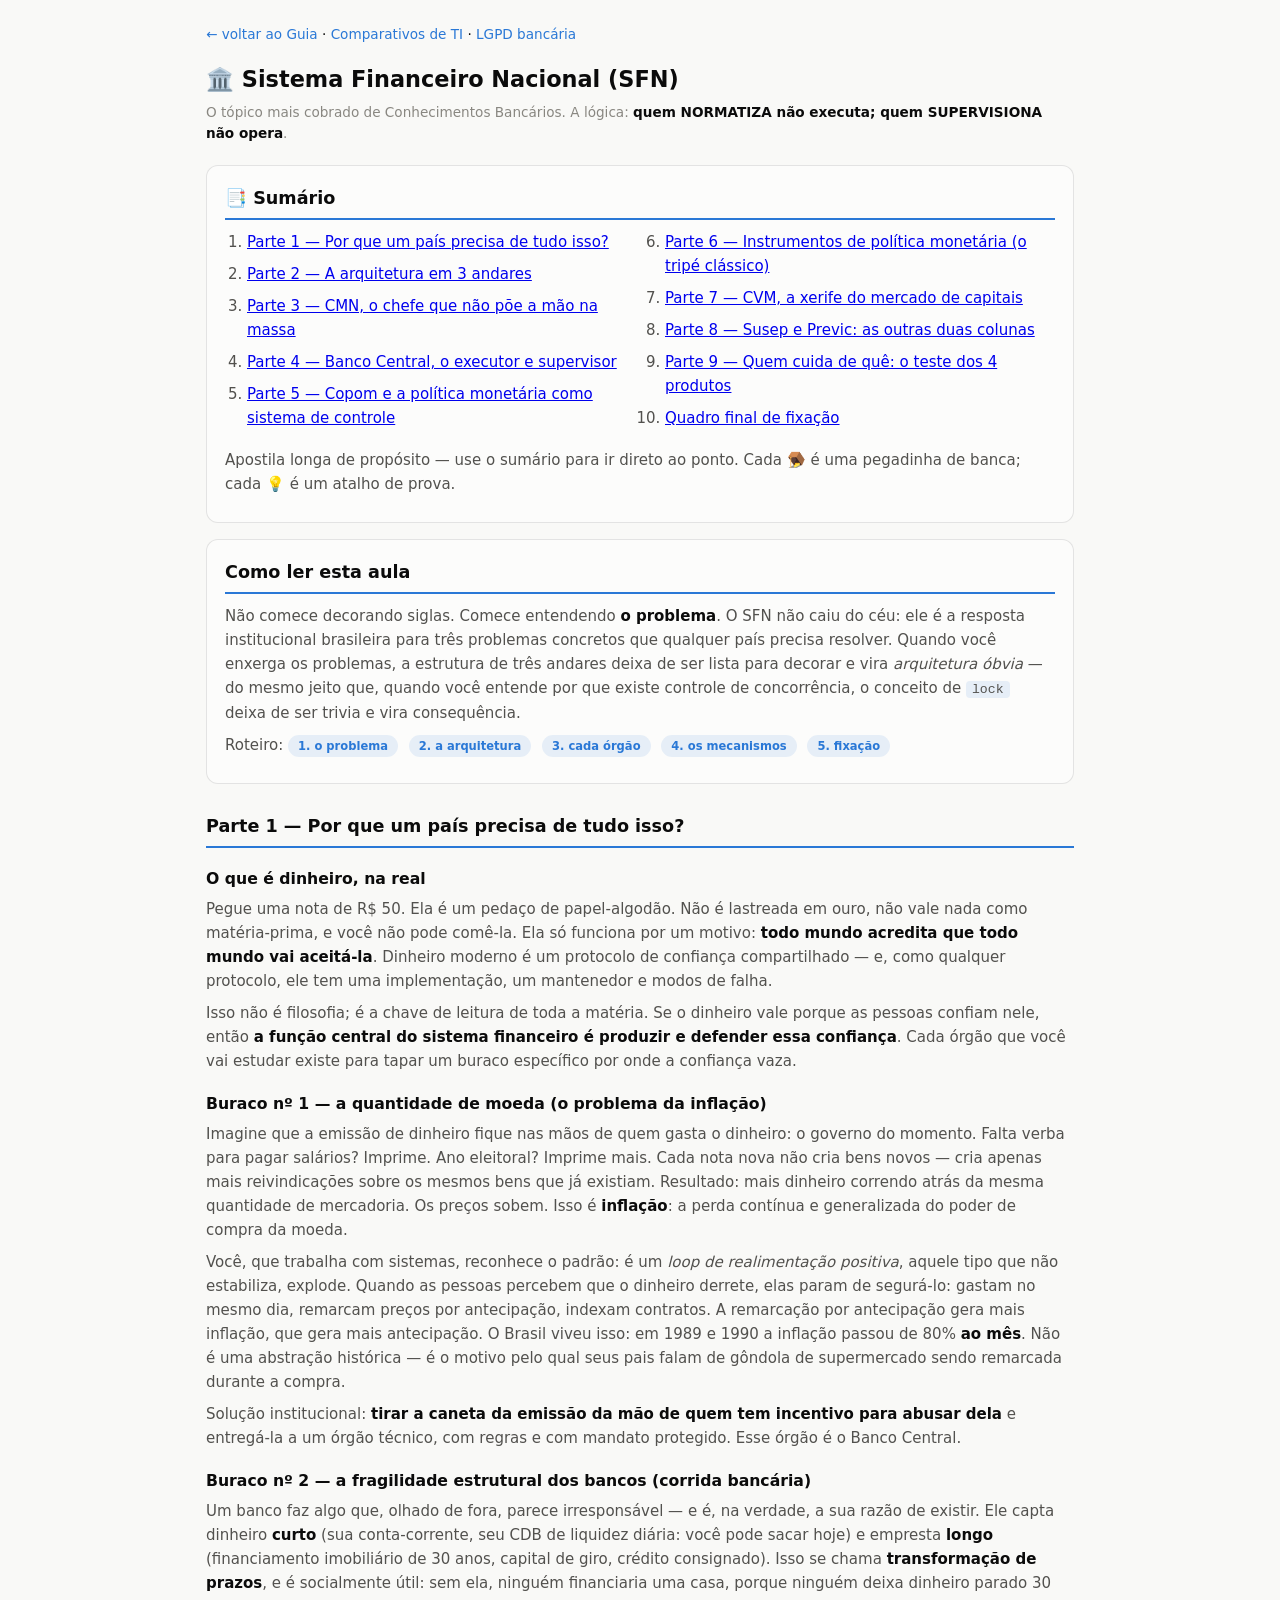
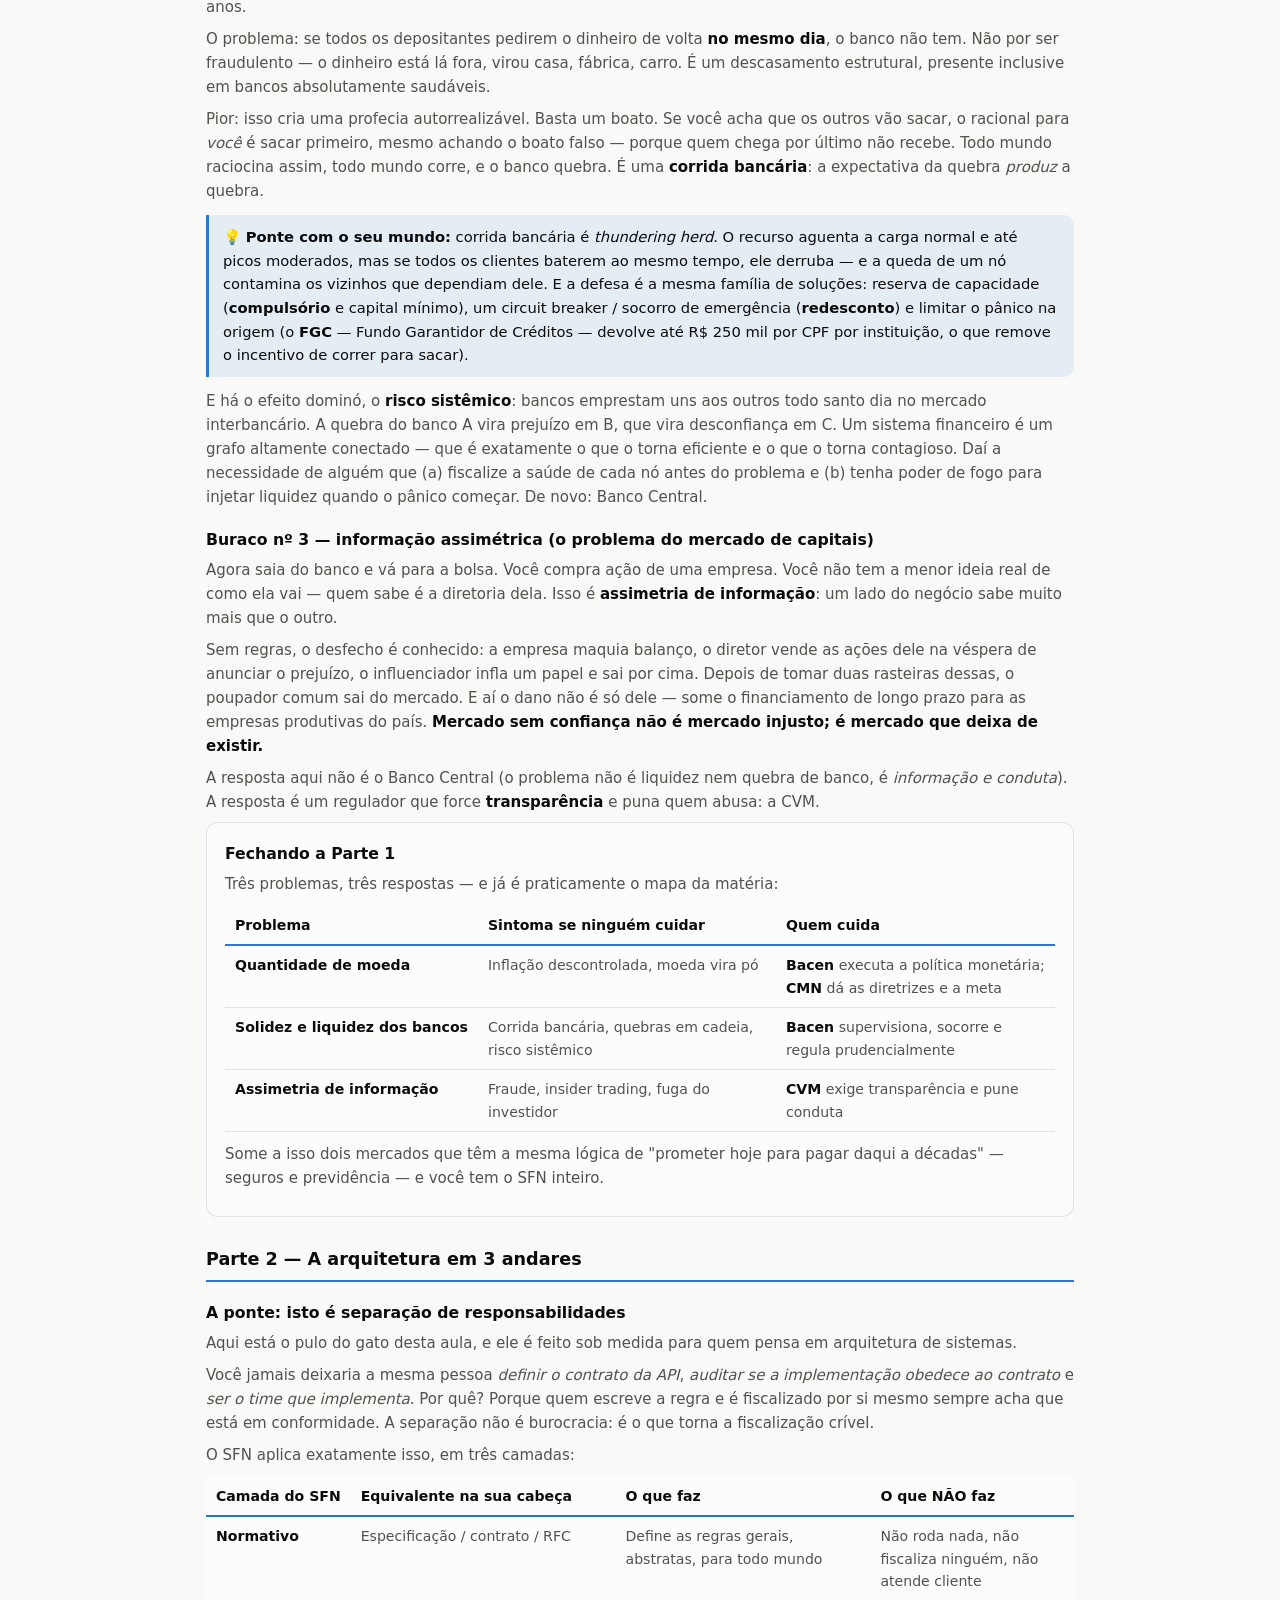
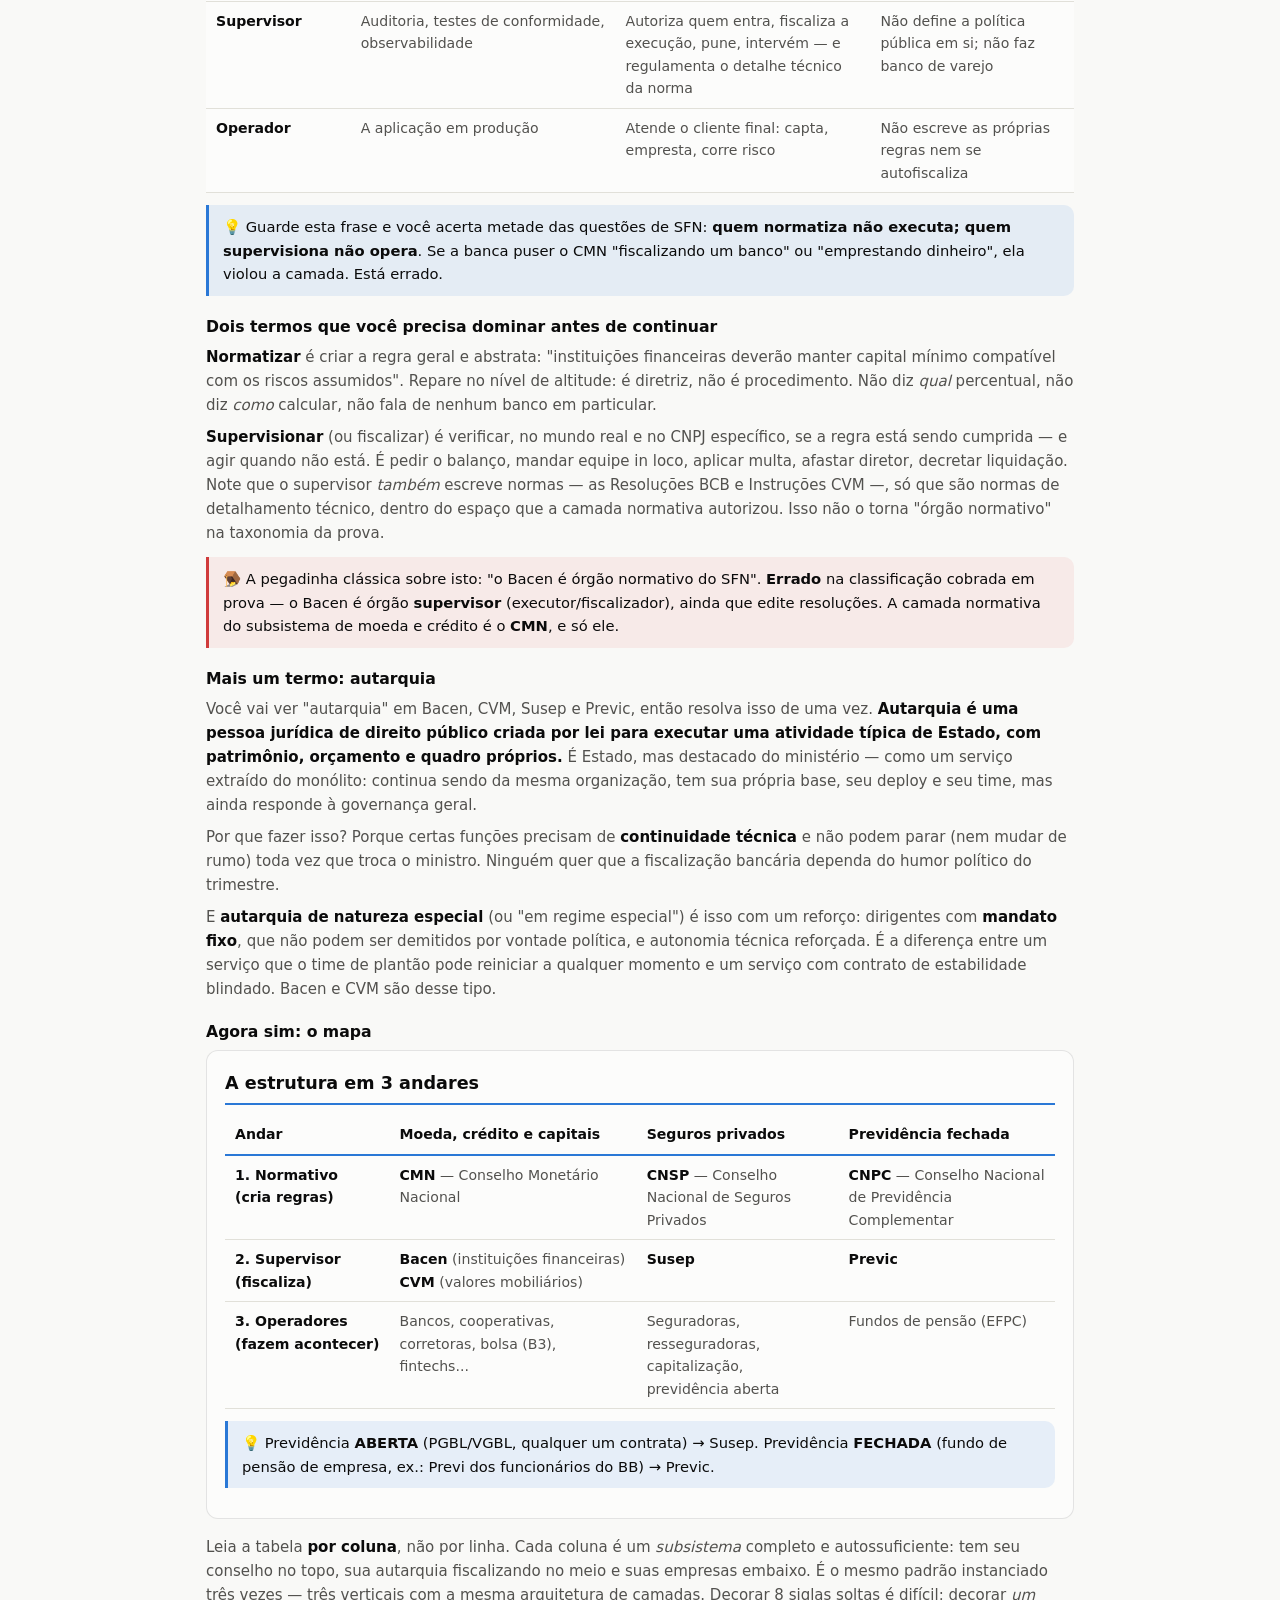
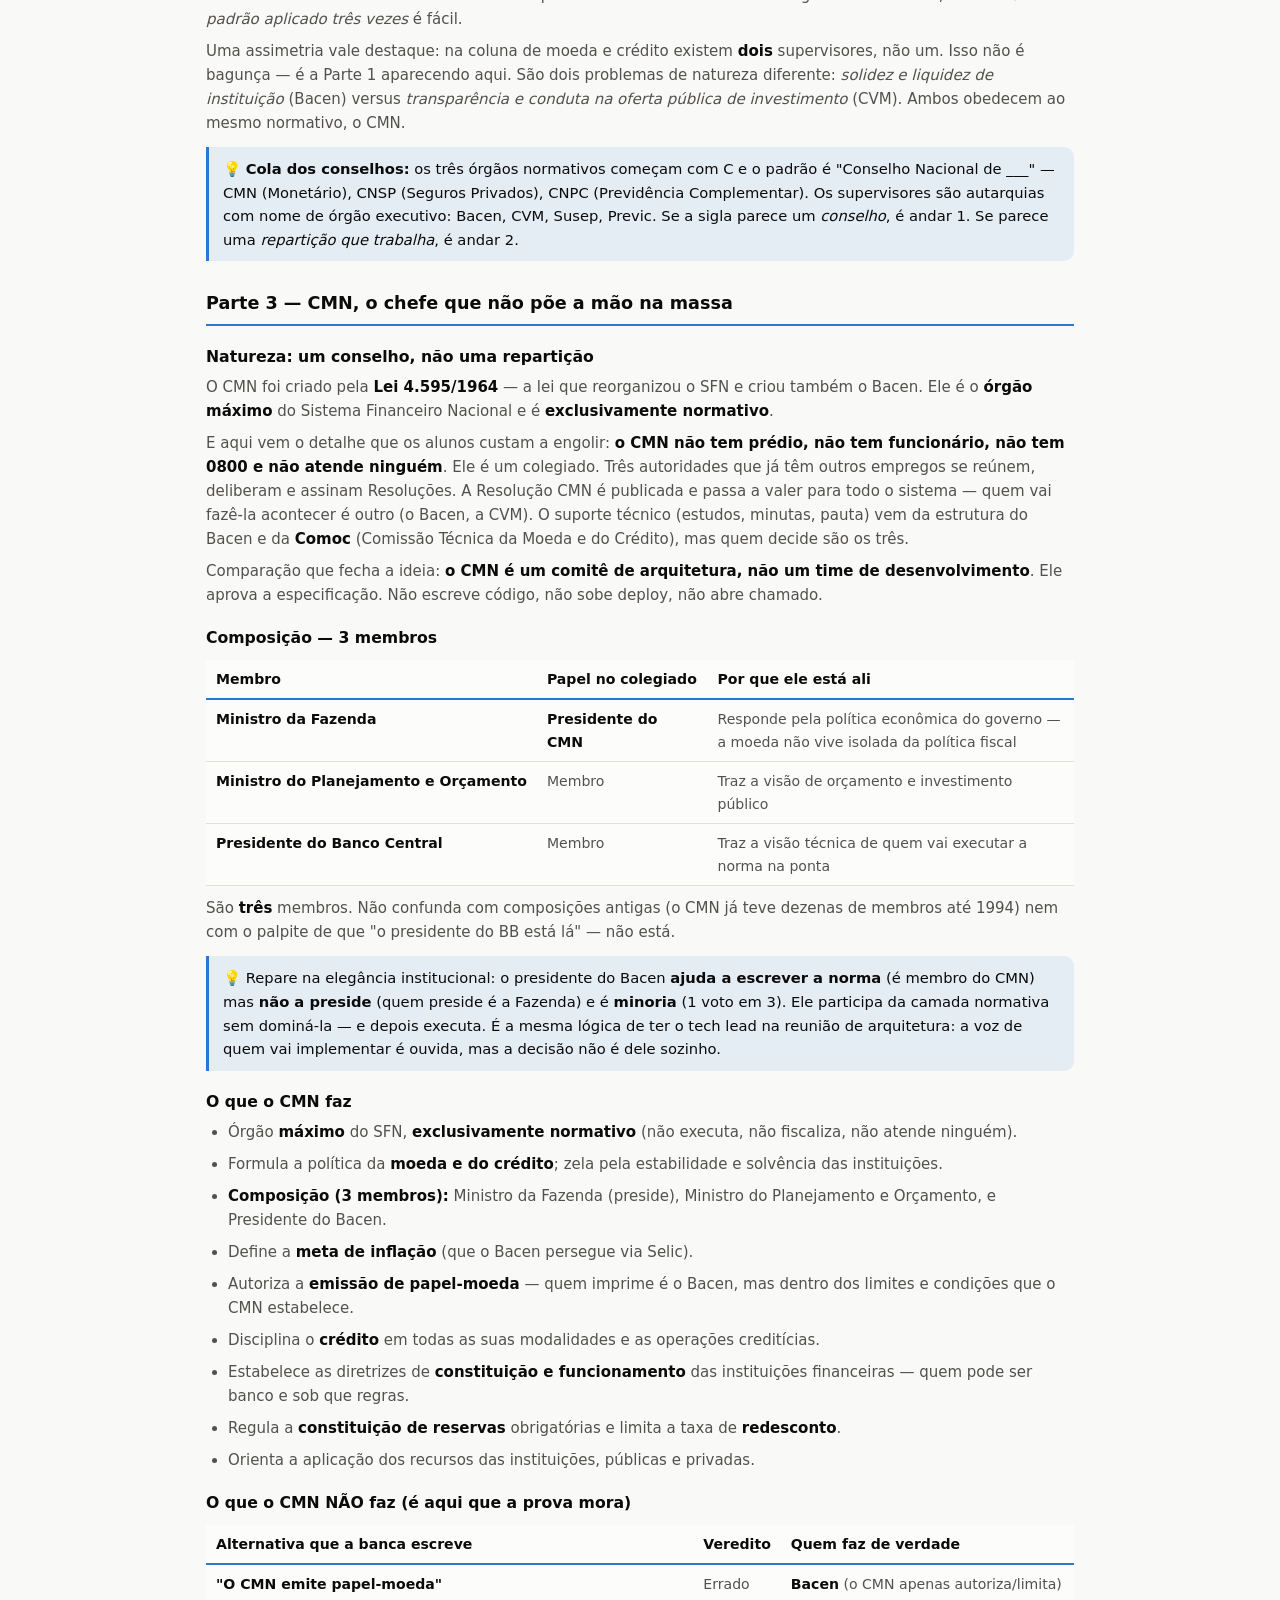
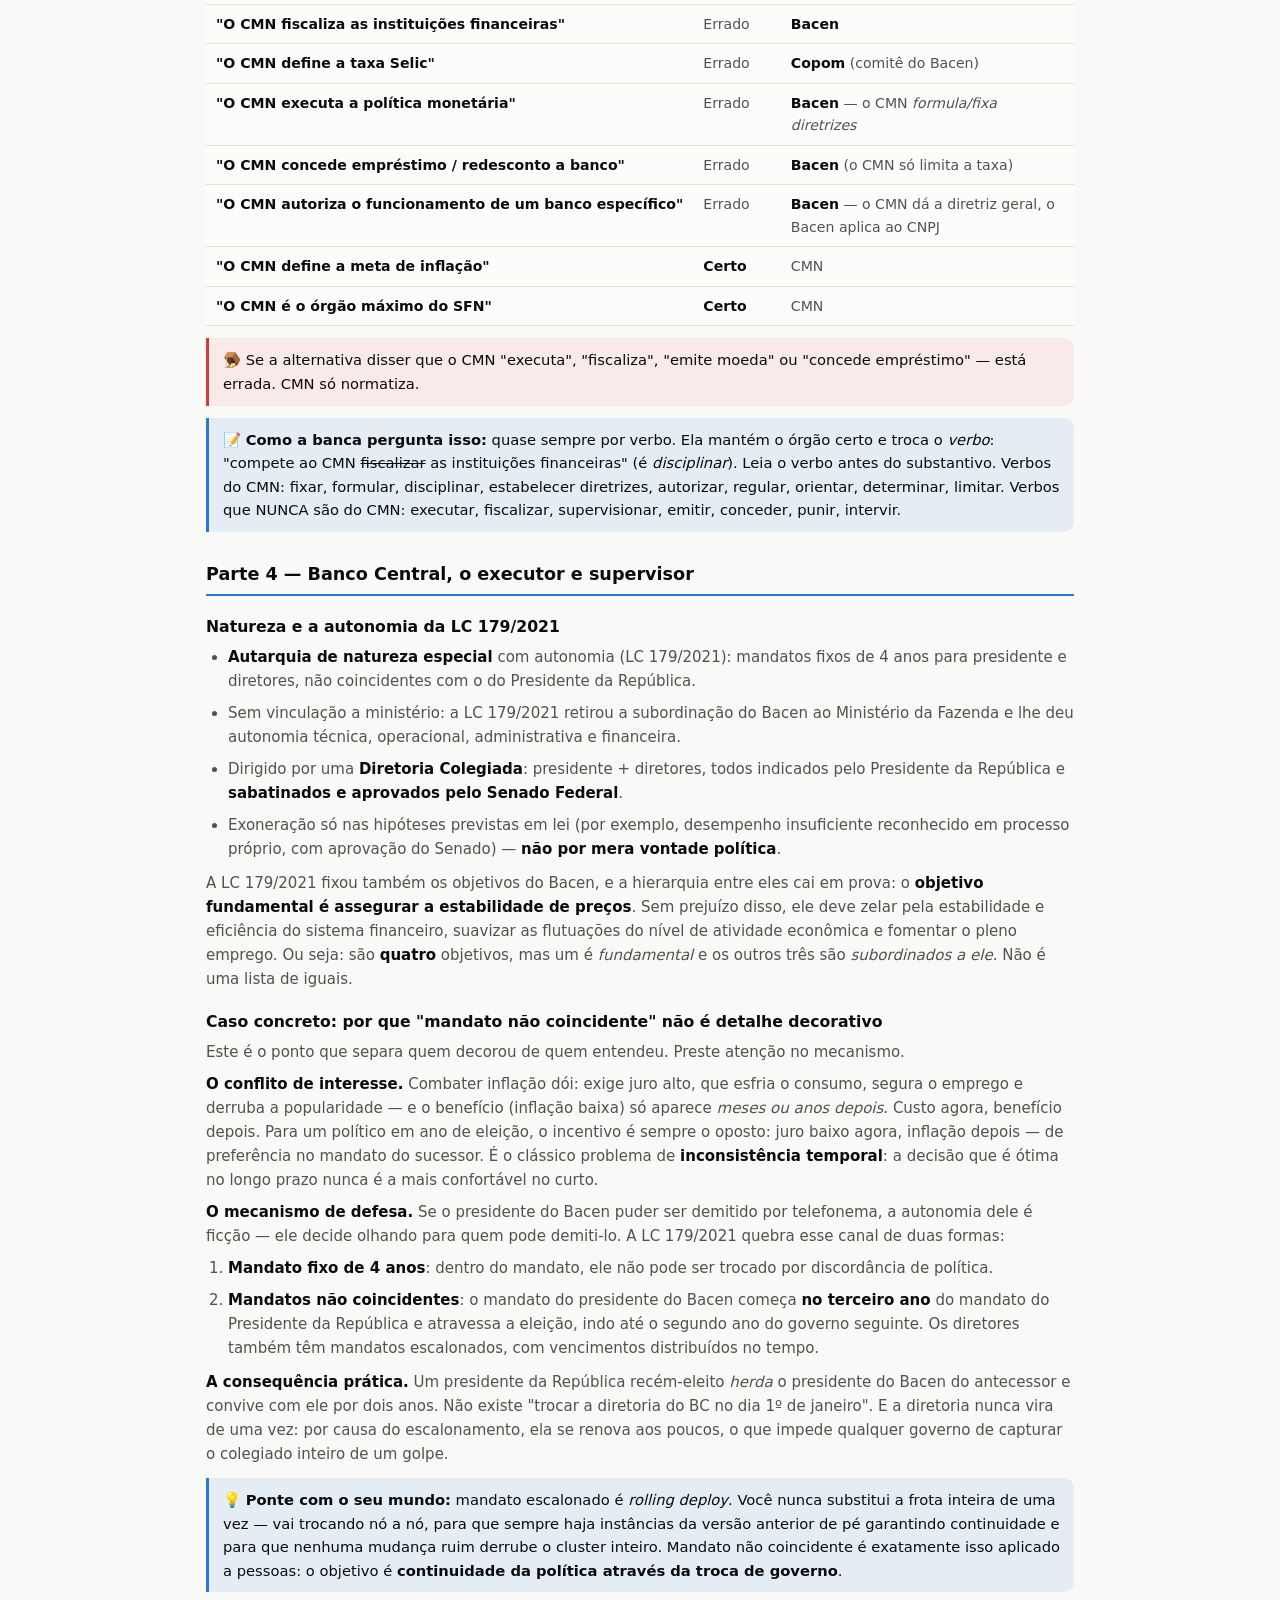
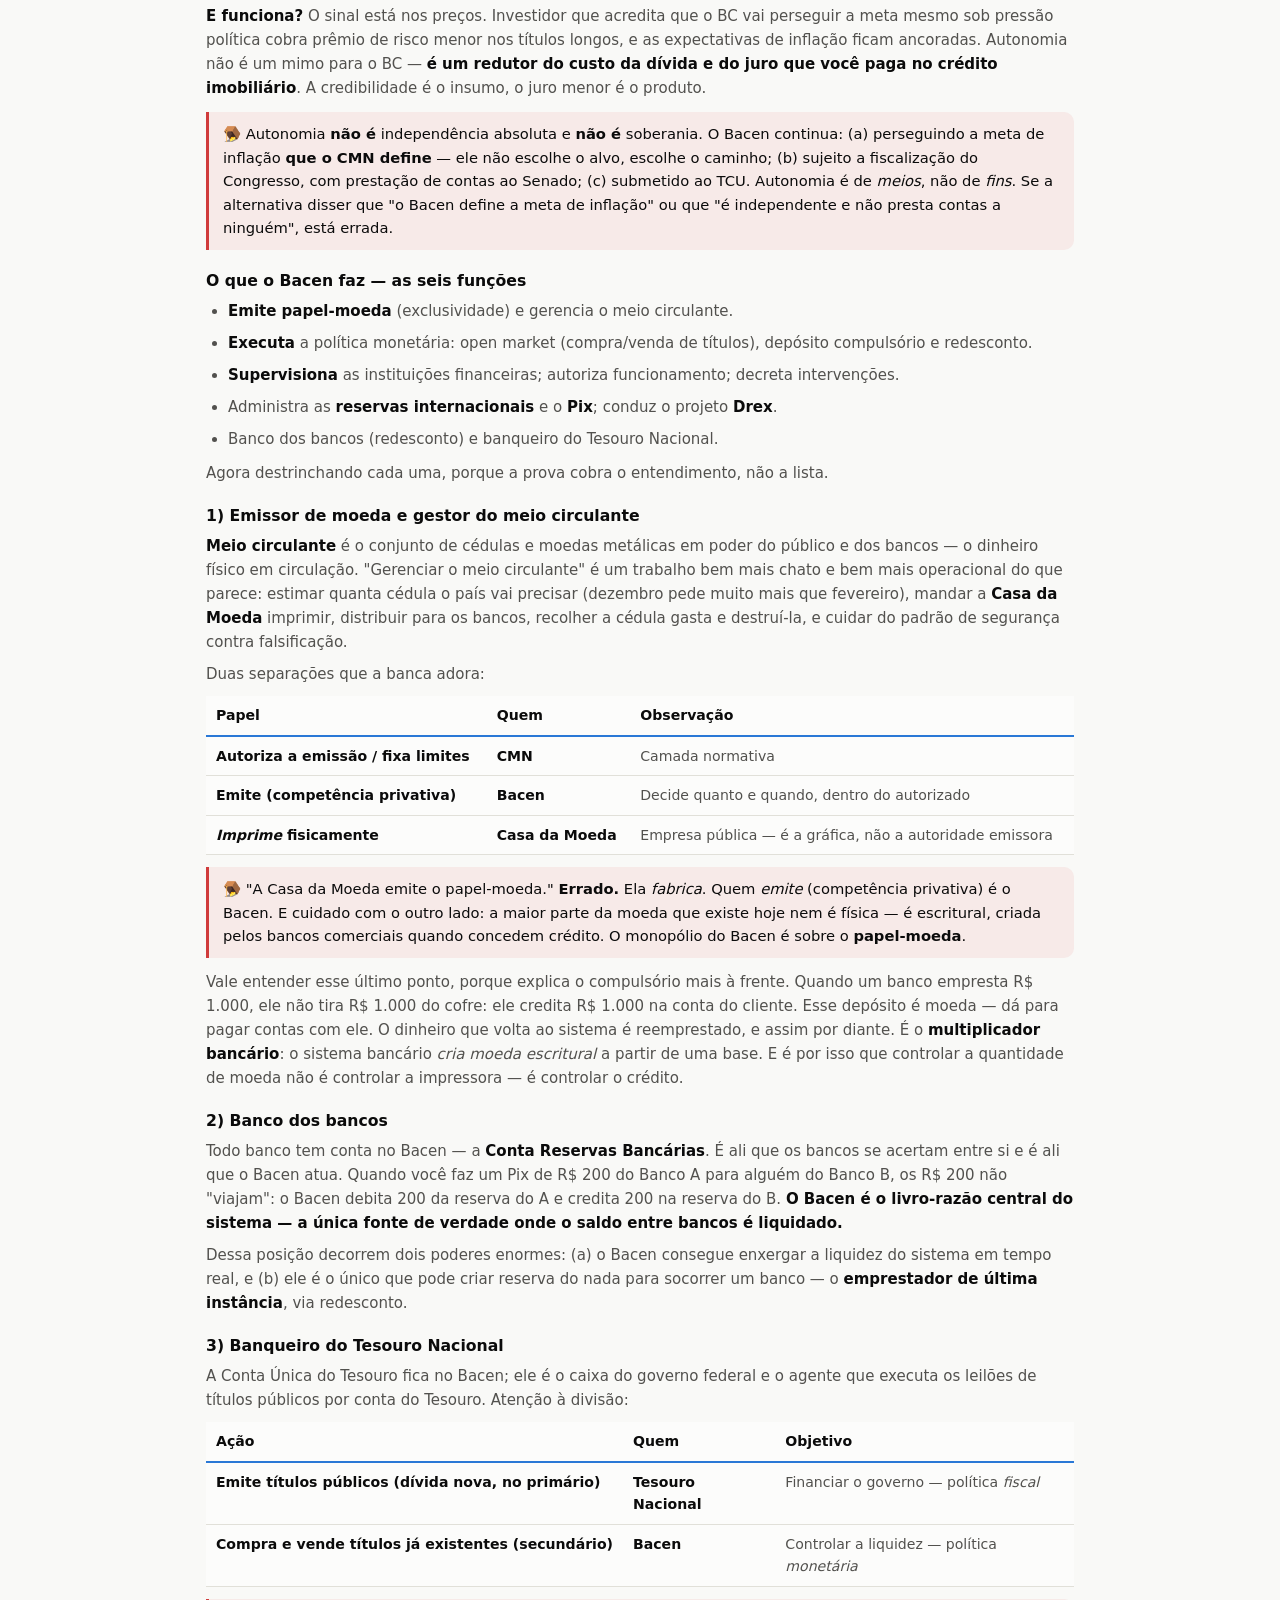
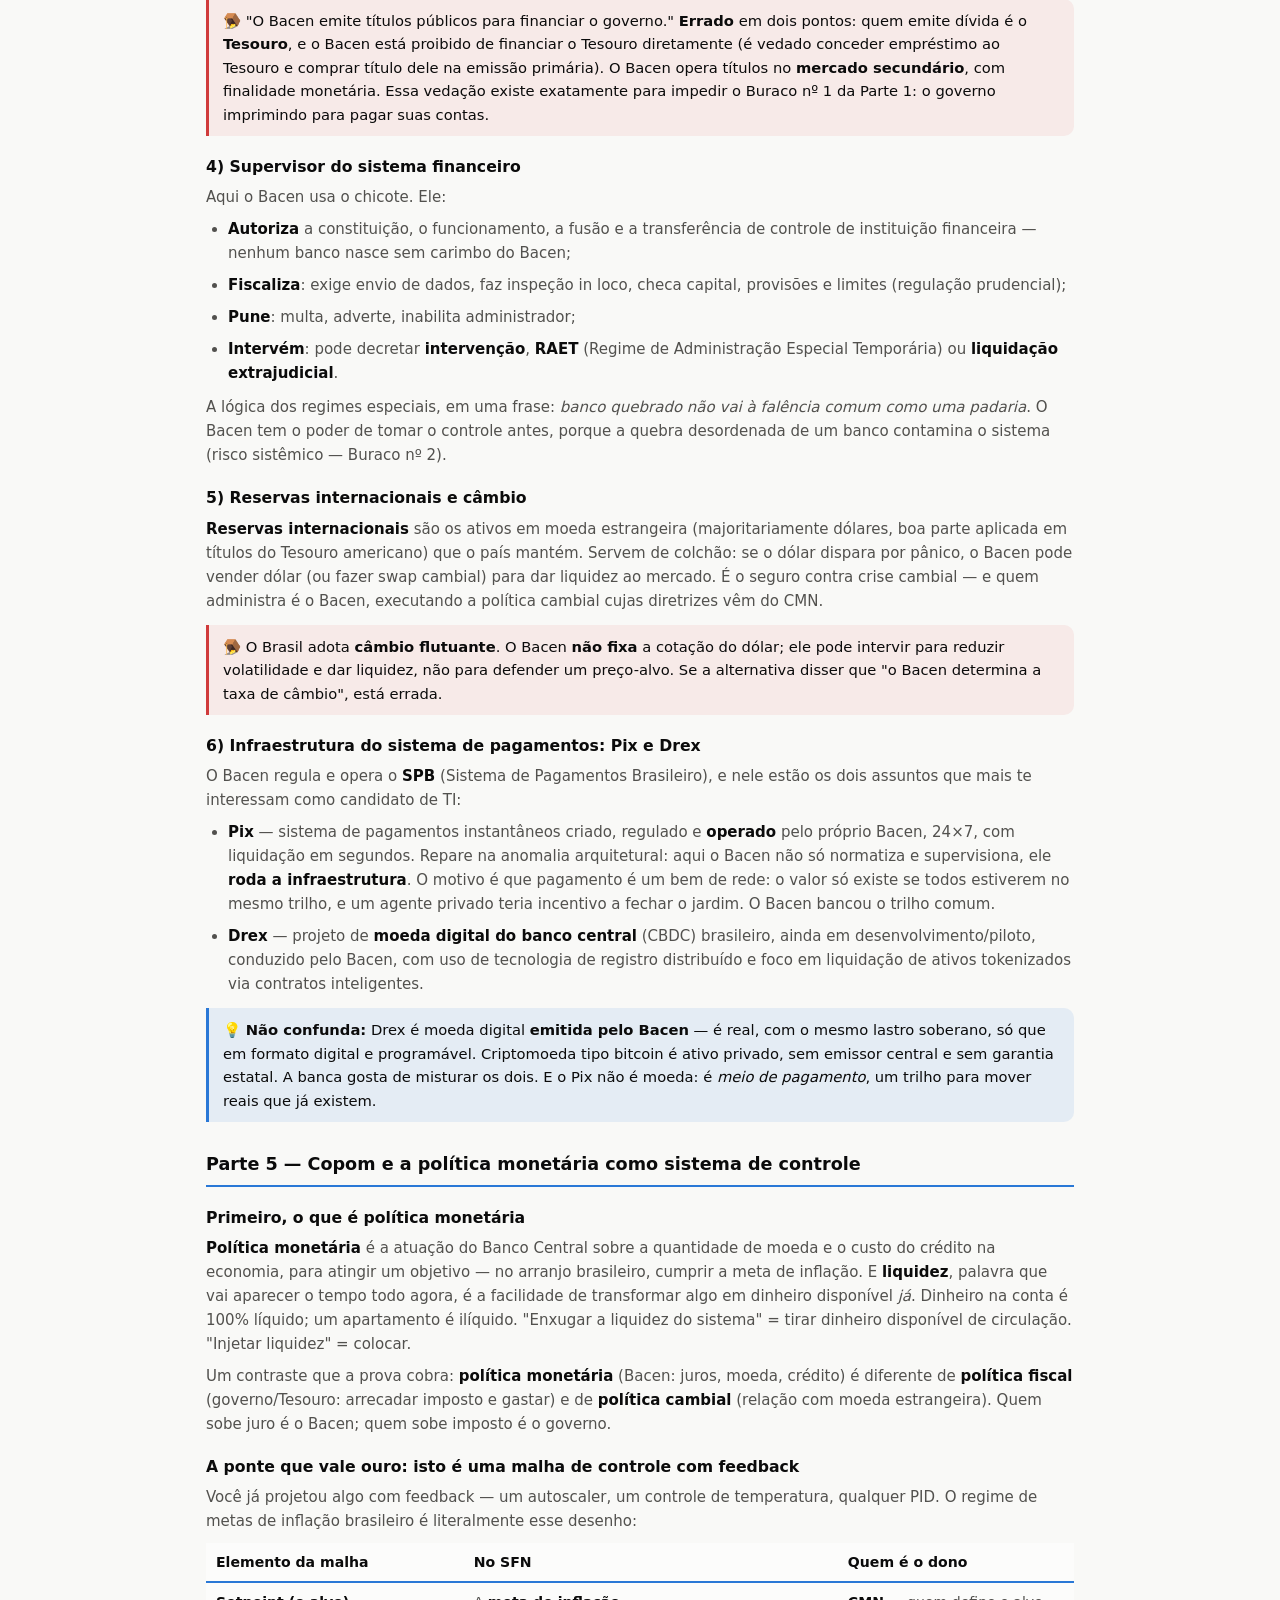
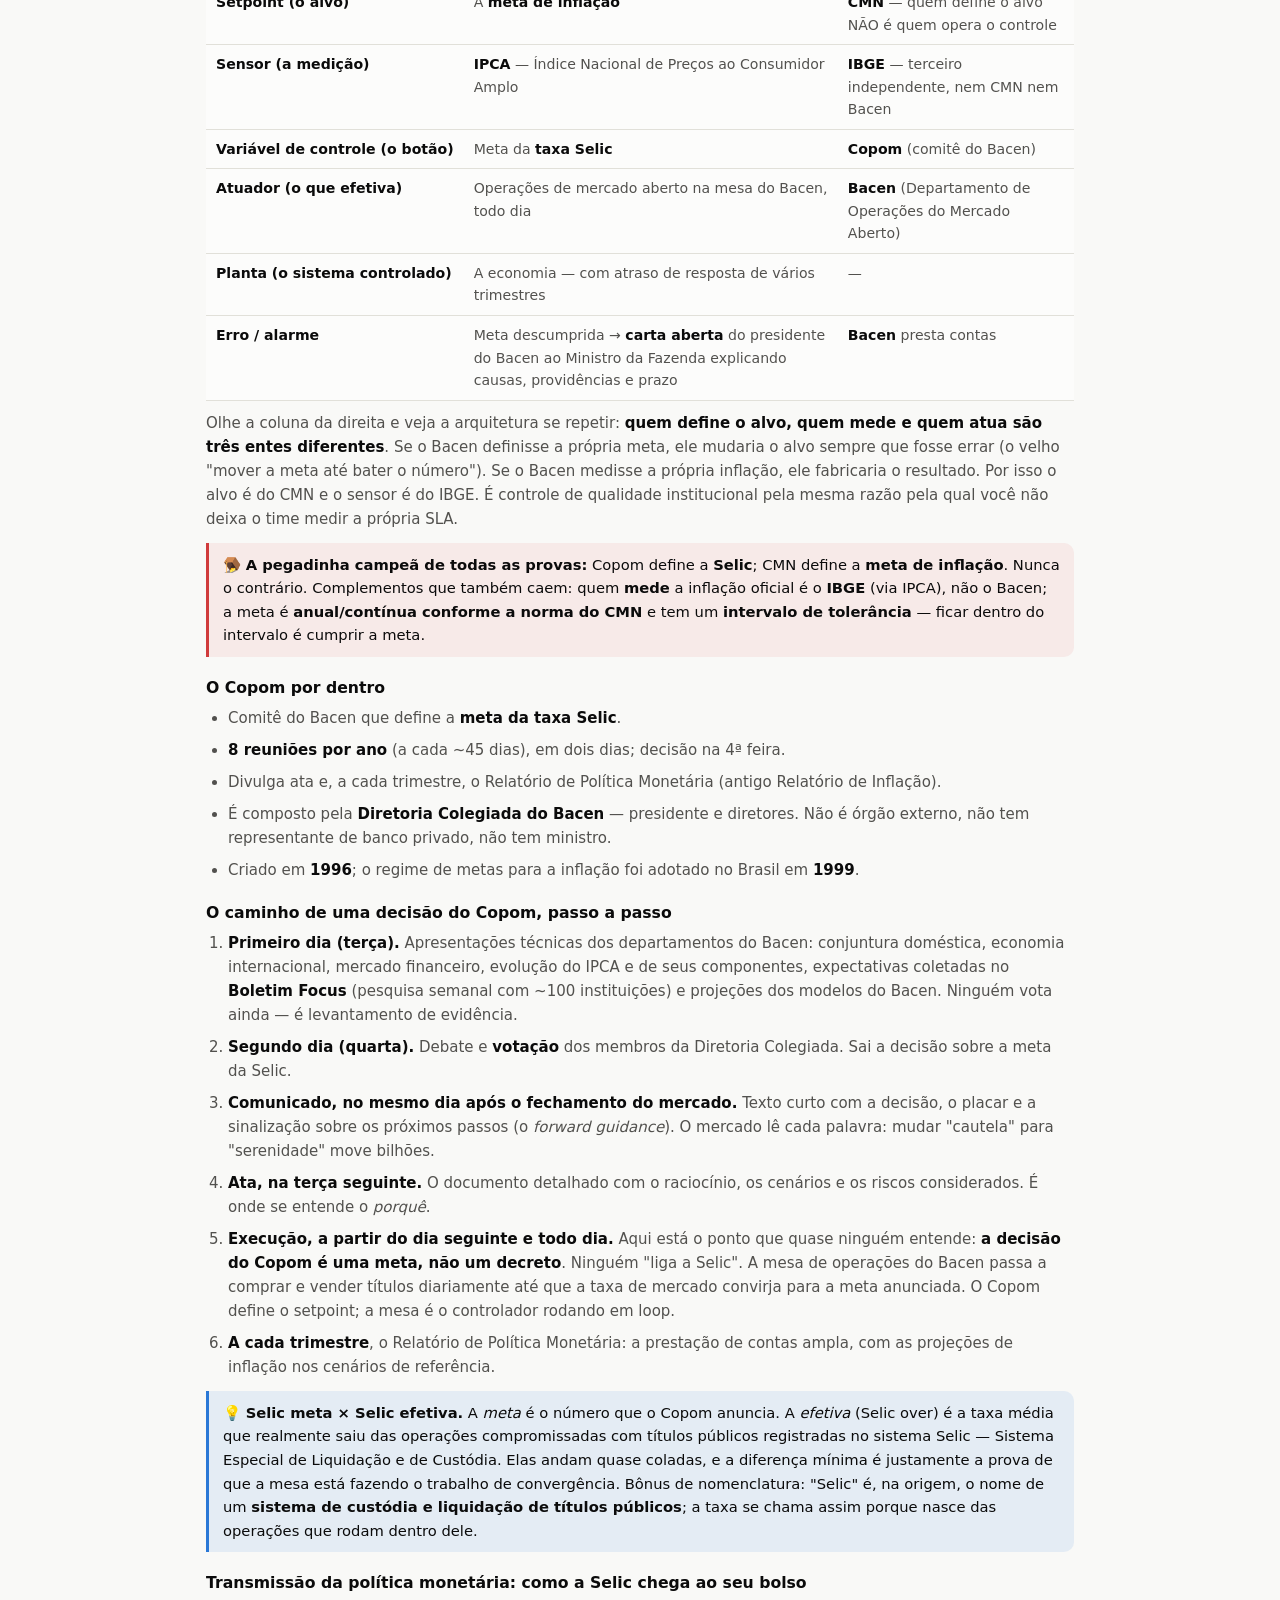
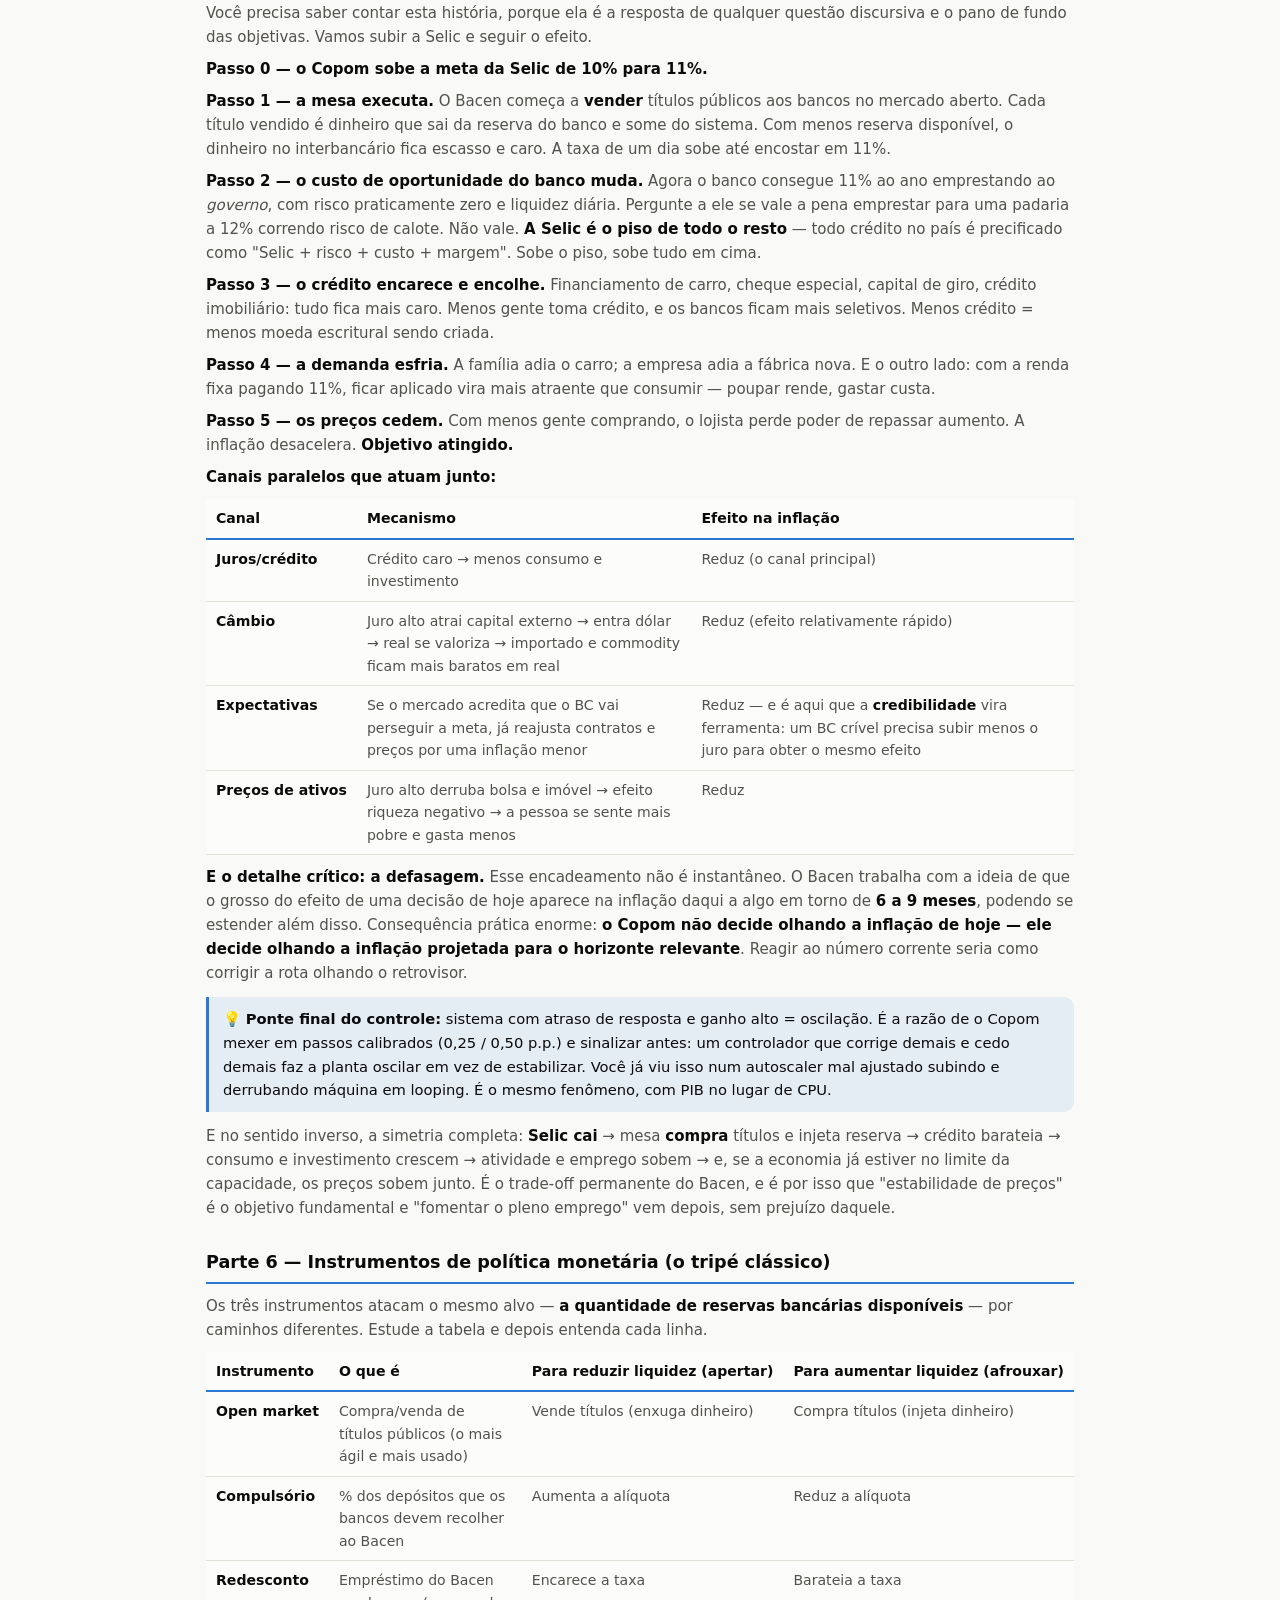
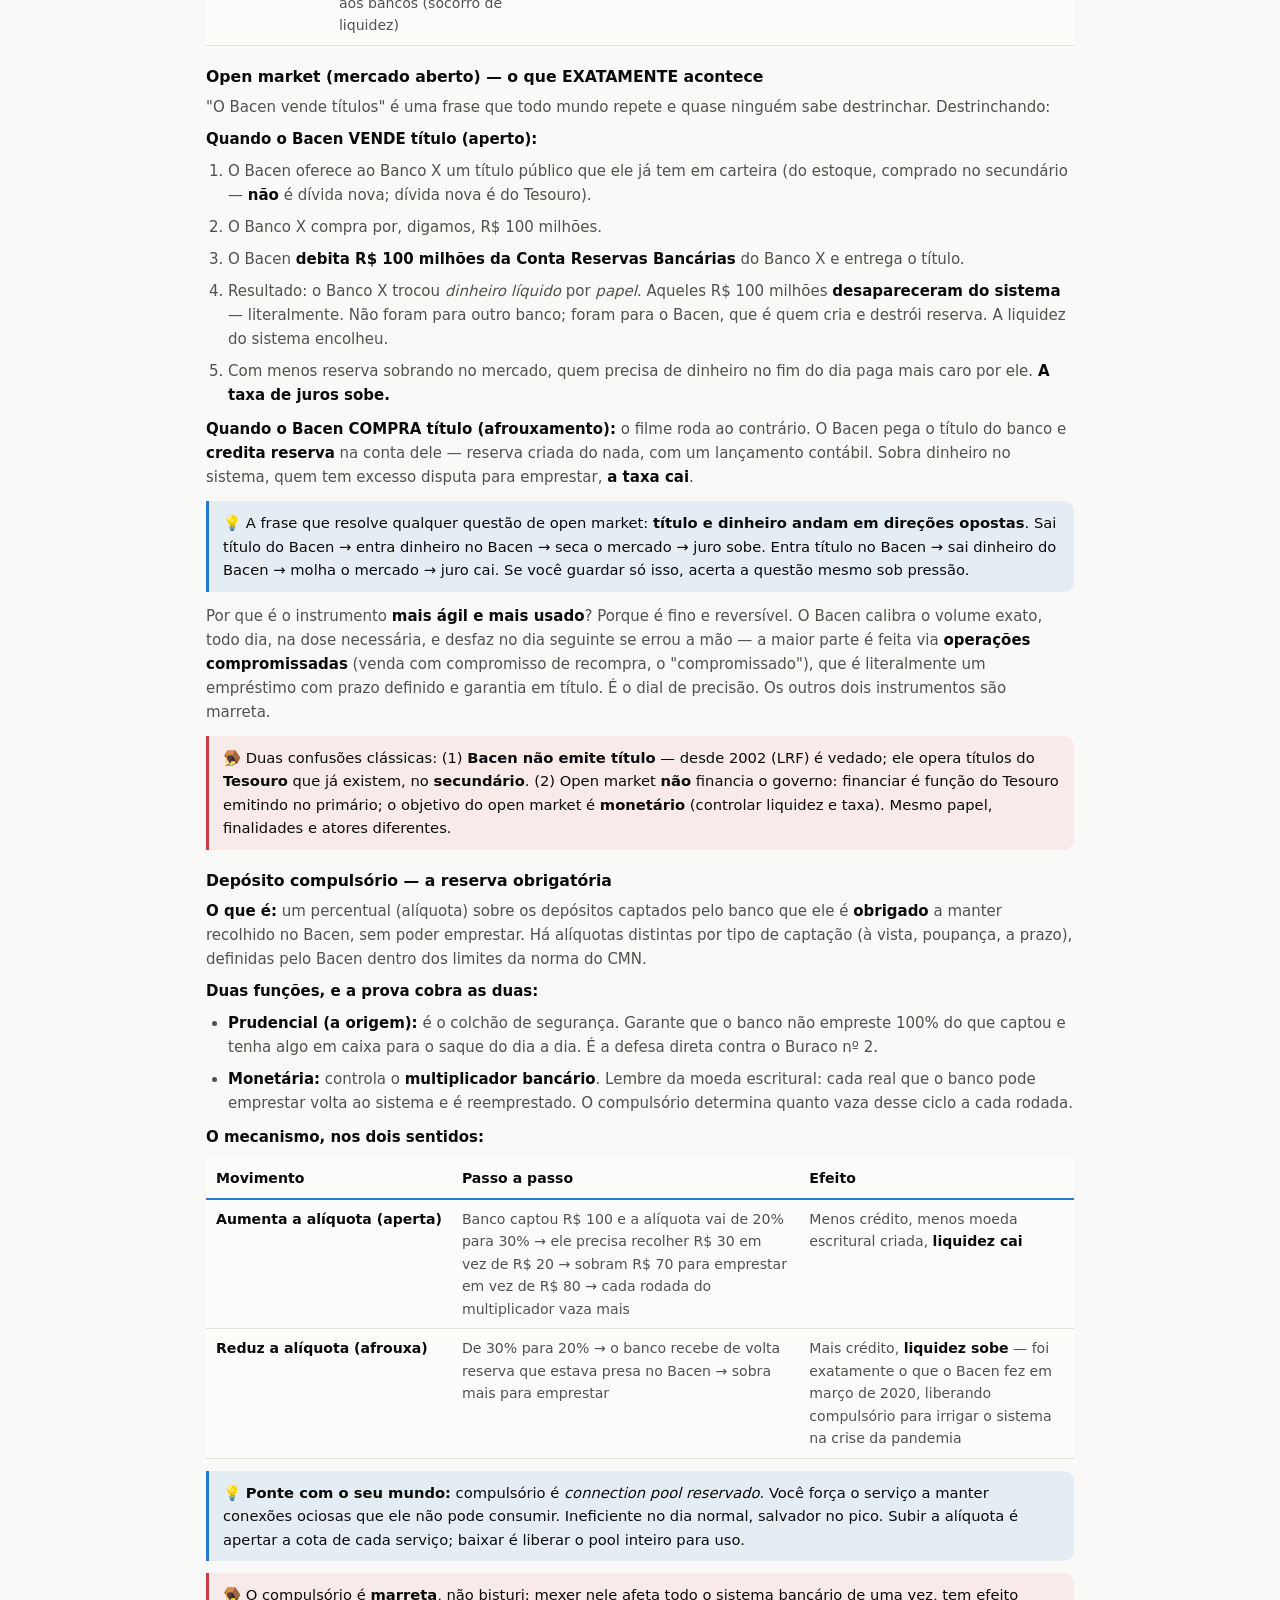
<file: resumos/sfn.html>
<!DOCTYPE html>
<html lang="pt-BR">
<head>
<meta charset="UTF-8">
<meta name="viewport" content="width=device-width, initial-scale=1.0">
<title>Resumo — Sistema Financeiro Nacional</title>
<link rel="stylesheet" href="estilo.css">
</head>
<body>
<div class="wrap">
  <div class="nav"><a href="../guia.html">← voltar ao Guia</a> · <a href="ti-comparativos.html">Comparativos de TI</a> · <a href="lgpd-bancaria.html">LGPD bancária</a></div>
  <h1>🏛️ Sistema Financeiro Nacional (SFN)</h1>
  <p class="sub">O tópico mais cobrado de Conhecimentos Bancários. A lógica: <strong>quem NORMATIZA não executa; quem SUPERVISIONA não opera</strong>.</p>

  <div class="card" id="sumario">
    <h2 id="sec-sumario" style="margin-top:0">📑 Sumário</h2>
    <ol style="columns:2;column-gap:28px">
      <li><a href="#sec-parte-1-por-que-um-pais-precisa-de-tudo-isso">Parte 1 — Por que um país precisa de tudo isso?</a></li>
      <li><a href="#sec-parte-2-a-arquitetura-em-3-andares">Parte 2 — A arquitetura em 3 andares</a></li>
      <li><a href="#sec-parte-3-cmn-o-chefe-que-nao-poe-a-mao-na-mass">Parte 3 — CMN, o chefe que não põe a mão na massa</a></li>
      <li><a href="#sec-parte-4-banco-central-o-executor-e-supervisor">Parte 4 — Banco Central, o executor e supervisor</a></li>
      <li><a href="#sec-parte-5-copom-e-a-politica-monetaria-como-sis">Parte 5 — Copom e a política monetária como sistema de controle</a></li>
      <li><a href="#sec-parte-6-instrumentos-de-politica-monetaria-o-">Parte 6 — Instrumentos de política monetária (o tripé clássico)</a></li>
      <li><a href="#sec-parte-7-cvm-a-xerife-do-mercado-de-capitais">Parte 7 — CVM, a xerife do mercado de capitais</a></li>
      <li><a href="#sec-parte-8-susep-e-previc-as-outras-duas-colunas">Parte 8 — Susep e Previc: as outras duas colunas</a></li>
      <li><a href="#sec-parte-9-quem-cuida-de-que-o-teste-dos-4-produ">Parte 9 — Quem cuida de quê: o teste dos 4 produtos</a></li>
      <li><a href="#sec-quadro-final-de-fixacao">Quadro final de fixação</a></li>
    </ol>
    <p class="muted" style="margin-top:8px">Apostila longa de propósito — use o sumário para ir direto ao ponto. Cada 🪤 é uma pegadinha de banca; cada 💡 é um atalho de prova.</p>
  </div>


  <div class="card">
    <h2 style="margin-top:0">Como ler esta aula</h2>
    <p>Não comece decorando siglas. Comece entendendo <strong>o problema</strong>. O SFN não caiu do céu: ele é a resposta institucional brasileira para três problemas concretos que qualquer país precisa resolver. Quando você enxerga os problemas, a estrutura de três andares deixa de ser lista para decorar e vira <em>arquitetura óbvia</em> — do mesmo jeito que, quando você entende por que existe controle de concorrência, o conceito de <code>lock</code> deixa de ser trivia e vira consequência.</p>
    <p>Roteiro: <span class="pill">1. o problema</span> <span class="pill">2. a arquitetura</span> <span class="pill">3. cada órgão</span> <span class="pill">4. os mecanismos</span> <span class="pill">5. fixação</span></p>
  </div>

  <h2 id="sec-parte-1-por-que-um-pais-precisa-de-tudo-isso">Parte 1 — Por que um país precisa de tudo isso?</h2>

  <h3>O que é dinheiro, na real</h3>
  <p>Pegue uma nota de R$ 50. Ela é um pedaço de papel-algodão. Não é lastreada em ouro, não vale nada como matéria-prima, e você não pode comê-la. Ela só funciona por um motivo: <strong>todo mundo acredita que todo mundo vai aceitá-la</strong>. Dinheiro moderno é um protocolo de confiança compartilhado — e, como qualquer protocolo, ele tem uma implementação, um mantenedor e modos de falha.</p>
  <p>Isso não é filosofia; é a chave de leitura de toda a matéria. Se o dinheiro vale porque as pessoas confiam nele, então <strong>a função central do sistema financeiro é produzir e defender essa confiança</strong>. Cada órgão que você vai estudar existe para tapar um buraco específico por onde a confiança vaza.</p>

  <h3>Buraco nº 1 — a quantidade de moeda (o problema da inflação)</h3>
  <p>Imagine que a emissão de dinheiro fique nas mãos de quem gasta o dinheiro: o governo do momento. Falta verba para pagar salários? Imprime. Ano eleitoral? Imprime mais. Cada nota nova não cria bens novos — cria apenas mais reivindicações sobre os mesmos bens que já existiam. Resultado: mais dinheiro correndo atrás da mesma quantidade de mercadoria. Os preços sobem. Isso é <strong>inflação</strong>: a perda contínua e generalizada do poder de compra da moeda.</p>
  <p>Você, que trabalha com sistemas, reconhece o padrão: é um <em>loop de realimentação positiva</em>, aquele tipo que não estabiliza, explode. Quando as pessoas percebem que o dinheiro derrete, elas param de segurá-lo: gastam no mesmo dia, remarcam preços por antecipação, indexam contratos. A remarcação por antecipação gera mais inflação, que gera mais antecipação. O Brasil viveu isso: em 1989 e 1990 a inflação passou de 80% <strong>ao mês</strong>. Não é uma abstração histórica — é o motivo pelo qual seus pais falam de gôndola de supermercado sendo remarcada durante a compra.</p>
  <p>Solução institucional: <strong>tirar a caneta da emissão da mão de quem tem incentivo para abusar dela</strong> e entregá-la a um órgão técnico, com regras e com mandato protegido. Esse órgão é o Banco Central.</p>

  <h3>Buraco nº 2 — a fragilidade estrutural dos bancos (corrida bancária)</h3>
  <p>Um banco faz algo que, olhado de fora, parece irresponsável — e é, na verdade, a sua razão de existir. Ele capta dinheiro <strong>curto</strong> (sua conta-corrente, seu CDB de liquidez diária: você pode sacar hoje) e empresta <strong>longo</strong> (financiamento imobiliário de 30 anos, capital de giro, crédito consignado). Isso se chama <strong>transformação de prazos</strong>, e é socialmente útil: sem ela, ninguém financiaria uma casa, porque ninguém deixa dinheiro parado 30 anos.</p>
  <p>O problema: se todos os depositantes pedirem o dinheiro de volta <strong>no mesmo dia</strong>, o banco não tem. Não por ser fraudulento — o dinheiro está lá fora, virou casa, fábrica, carro. É um descasamento estrutural, presente inclusive em bancos absolutamente saudáveis.</p>
  <p>Pior: isso cria uma profecia autorrealizável. Basta um boato. Se você acha que os outros vão sacar, o racional para <em>você</em> é sacar primeiro, mesmo achando o boato falso — porque quem chega por último não recebe. Todo mundo raciocina assim, todo mundo corre, e o banco quebra. É uma <strong>corrida bancária</strong>: a expectativa da quebra <em>produz</em> a quebra.</p>
  <div class="tip">💡 <strong>Ponte com o seu mundo:</strong> corrida bancária é <em>thundering herd</em>. O recurso aguenta a carga normal e até picos moderados, mas se todos os clientes baterem ao mesmo tempo, ele derruba — e a queda de um nó contamina os vizinhos que dependiam dele. E a defesa é a mesma família de soluções: reserva de capacidade (<strong>compulsório</strong> e capital mínimo), um circuit breaker / socorro de emergência (<strong>redesconto</strong>) e limitar o pânico na origem (o <strong>FGC</strong> — Fundo Garantidor de Créditos — devolve até R$ 250 mil por CPF por instituição, o que remove o incentivo de correr para sacar).</div>
  <p>E há o efeito dominó, o <strong>risco sistêmico</strong>: bancos emprestam uns aos outros todo santo dia no mercado interbancário. A quebra do banco A vira prejuízo em B, que vira desconfiança em C. Um sistema financeiro é um grafo altamente conectado — que é exatamente o que o torna eficiente e o que o torna contagioso. Daí a necessidade de alguém que (a) fiscalize a saúde de cada nó antes do problema e (b) tenha poder de fogo para injetar liquidez quando o pânico começar. De novo: Banco Central.</p>

  <h3>Buraco nº 3 — informação assimétrica (o problema do mercado de capitais)</h3>
  <p>Agora saia do banco e vá para a bolsa. Você compra ação de uma empresa. Você não tem a menor ideia real de como ela vai — quem sabe é a diretoria dela. Isso é <strong>assimetria de informação</strong>: um lado do negócio sabe muito mais que o outro.</p>
  <p>Sem regras, o desfecho é conhecido: a empresa maquia balanço, o diretor vende as ações dele na véspera de anunciar o prejuízo, o influenciador infla um papel e sai por cima. Depois de tomar duas rasteiras dessas, o poupador comum sai do mercado. E aí o dano não é só dele — some o financiamento de longo prazo para as empresas produtivas do país. <strong>Mercado sem confiança não é mercado injusto; é mercado que deixa de existir.</strong></p>
  <p>A resposta aqui não é o Banco Central (o problema não é liquidez nem quebra de banco, é <em>informação e conduta</em>). A resposta é um regulador que force <strong>transparência</strong> e puna quem abusa: a CVM.</p>

  <div class="card">
    <h3 style="margin-top:0">Fechando a Parte 1</h3>
    <p>Três problemas, três respostas — e já é praticamente o mapa da matéria:</p>
    <div class="table-scroll">
    <table>
      <tr><th>Problema</th><th>Sintoma se ninguém cuidar</th><th>Quem cuida</th></tr>
      <tr><td>Quantidade de moeda</td><td>Inflação descontrolada, moeda vira pó</td><td><strong>Bacen</strong> executa a política monetária; <strong>CMN</strong> dá as diretrizes e a meta</td></tr>
      <tr><td>Solidez e liquidez dos bancos</td><td>Corrida bancária, quebras em cadeia, risco sistêmico</td><td><strong>Bacen</strong> supervisiona, socorre e regula prudencialmente</td></tr>
      <tr><td>Assimetria de informação</td><td>Fraude, insider trading, fuga do investidor</td><td><strong>CVM</strong> exige transparência e pune conduta</td></tr>
    </table>
    </div>
    <p class="muted">Some a isso dois mercados que têm a mesma lógica de "prometer hoje para pagar daqui a décadas" — seguros e previdência — e você tem o SFN inteiro.</p>
  </div>

  <h2 id="sec-parte-2-a-arquitetura-em-3-andares">Parte 2 — A arquitetura em 3 andares</h2>

  <h3>A ponte: isto é separação de responsabilidades</h3>
  <p>Aqui está o pulo do gato desta aula, e ele é feito sob medida para quem pensa em arquitetura de sistemas.</p>
  <p>Você jamais deixaria a mesma pessoa <em>definir o contrato da API</em>, <em>auditar se a implementação obedece ao contrato</em> e <em>ser o time que implementa</em>. Por quê? Porque quem escreve a regra e é fiscalizado por si mesmo sempre acha que está em conformidade. A separação não é burocracia: é o que torna a fiscalização crível.</p>
  <p>O SFN aplica exatamente isso, em três camadas:</p>
  <div class="table-scroll">
  <table>
    <tr><th>Camada do SFN</th><th>Equivalente na sua cabeça</th><th>O que faz</th><th>O que NÃO faz</th></tr>
    <tr><td><strong>Normativo</strong></td><td>Especificação / contrato / RFC</td><td>Define as regras gerais, abstratas, para todo mundo</td><td>Não roda nada, não fiscaliza ninguém, não atende cliente</td></tr>
    <tr><td><strong>Supervisor</strong></td><td>Auditoria, testes de conformidade, observabilidade</td><td>Autoriza quem entra, fiscaliza a execução, pune, intervém — e regulamenta o detalhe técnico da norma</td><td>Não define a política pública em si; não faz banco de varejo</td></tr>
    <tr><td><strong>Operador</strong></td><td>A aplicação em produção</td><td>Atende o cliente final: capta, empresta, corre risco</td><td>Não escreve as próprias regras nem se autofiscaliza</td></tr>
  </table>
  </div>
  <div class="tip">💡 Guarde esta frase e você acerta metade das questões de SFN: <strong>quem normatiza não executa; quem supervisiona não opera</strong>. Se a banca puser o CMN "fiscalizando um banco" ou "emprestando dinheiro", ela violou a camada. Está errado.</div>

  <h3>Dois termos que você precisa dominar antes de continuar</h3>
  <p><strong>Normatizar</strong> é criar a regra geral e abstrata: "instituições financeiras deverão manter capital mínimo compatível com os riscos assumidos". Repare no nível de altitude: é diretriz, não é procedimento. Não diz <em>qual</em> percentual, não diz <em>como</em> calcular, não fala de nenhum banco em particular.</p>
  <p><strong>Supervisionar</strong> (ou fiscalizar) é verificar, no mundo real e no CNPJ específico, se a regra está sendo cumprida — e agir quando não está. É pedir o balanço, mandar equipe in loco, aplicar multa, afastar diretor, decretar liquidação. Note que o supervisor <em>também</em> escreve normas — as Resoluções BCB e Instruções CVM —, só que são normas de detalhamento técnico, dentro do espaço que a camada normativa autorizou. Isso não o torna "órgão normativo" na taxonomia da prova.</p>
  <div class="trap">🪤 A pegadinha clássica sobre isto: "o Bacen é órgão normativo do SFN". <strong>Errado</strong> na classificação cobrada em prova — o Bacen é órgão <strong>supervisor</strong> (executor/fiscalizador), ainda que edite resoluções. A camada normativa do subsistema de moeda e crédito é o <strong>CMN</strong>, e só ele.</div>

  <h3>Mais um termo: autarquia</h3>
  <p>Você vai ver "autarquia" em Bacen, CVM, Susep e Previc, então resolva isso de uma vez. <strong>Autarquia é uma pessoa jurídica de direito público criada por lei para executar uma atividade típica de Estado, com patrimônio, orçamento e quadro próprios.</strong> É Estado, mas destacado do ministério — como um serviço extraído do monólito: continua sendo da mesma organização, tem sua própria base, seu deploy e seu time, mas ainda responde à governança geral.</p>
  <p>Por que fazer isso? Porque certas funções precisam de <strong>continuidade técnica</strong> e não podem parar (nem mudar de rumo) toda vez que troca o ministro. Ninguém quer que a fiscalização bancária dependa do humor político do trimestre.</p>
  <p>E <strong>autarquia de natureza especial</strong> (ou "em regime especial") é isso com um reforço: dirigentes com <strong>mandato fixo</strong>, que não podem ser demitidos por vontade política, e autonomia técnica reforçada. É a diferença entre um serviço que o time de plantão pode reiniciar a qualquer momento e um serviço com contrato de estabilidade blindado. Bacen e CVM são desse tipo.</p>

  <h3>Agora sim: o mapa</h3>
  <div class="card">
    <h2 style="margin-top:0">A estrutura em 3 andares</h2>
    <div class="table-scroll">
    <table>
      <tr><th>Andar</th><th>Moeda, crédito e capitais</th><th>Seguros privados</th><th>Previdência fechada</th></tr>
      <tr><td>1. Normativo<br>(cria regras)</td><td><strong>CMN</strong> — Conselho Monetário Nacional</td><td><strong>CNSP</strong> — Conselho Nacional de Seguros Privados</td><td><strong>CNPC</strong> — Conselho Nacional de Previdência Complementar</td></tr>
      <tr><td>2. Supervisor<br>(fiscaliza)</td><td><strong>Bacen</strong> (instituições financeiras)<br><strong>CVM</strong> (valores mobiliários)</td><td><strong>Susep</strong></td><td><strong>Previc</strong></td></tr>
      <tr><td>3. Operadores<br>(fazem acontecer)</td><td>Bancos, cooperativas, corretoras, bolsa (B3), fintechs...</td><td>Seguradoras, resseguradoras, capitalização, previdência aberta</td><td>Fundos de pensão (EFPC)</td></tr>
    </table>
    </div>
    <div class="tip">💡 Previdência <strong>ABERTA</strong> (PGBL/VGBL, qualquer um contrata) → Susep. Previdência <strong>FECHADA</strong> (fundo de pensão de empresa, ex.: Previ dos funcionários do BB) → Previc.</div>
  </div>
  <p>Leia a tabela <strong>por coluna</strong>, não por linha. Cada coluna é um <em>subsistema</em> completo e autossuficiente: tem seu conselho no topo, sua autarquia fiscalizando no meio e suas empresas embaixo. É o mesmo padrão instanciado três vezes — três verticais com a mesma arquitetura de camadas. Decorar 8 siglas soltas é difícil; decorar <em>um padrão aplicado três vezes</em> é fácil.</p>
  <p>Uma assimetria vale destaque: na coluna de moeda e crédito existem <strong>dois</strong> supervisores, não um. Isso não é bagunça — é a Parte 1 aparecendo aqui. São dois problemas de natureza diferente: <em>solidez e liquidez de instituição</em> (Bacen) versus <em>transparência e conduta na oferta pública de investimento</em> (CVM). Ambos obedecem ao mesmo normativo, o CMN.</p>
  <div class="tip">💡 <strong>Cola dos conselhos:</strong> os três órgãos normativos começam com C e o padrão é "Conselho Nacional de ___" — CMN (Monetário), CNSP (Seguros Privados), CNPC (Previdência Complementar). Os supervisores são autarquias com nome de órgão executivo: Bacen, CVM, Susep, Previc. Se a sigla parece um <em>conselho</em>, é andar 1. Se parece uma <em>repartição que trabalha</em>, é andar 2.</div>

  <h2 id="sec-parte-3-cmn-o-chefe-que-nao-poe-a-mao-na-mass">Parte 3 — CMN, o chefe que não põe a mão na massa</h2>

  <h3>Natureza: um conselho, não uma repartição</h3>
  <p>O CMN foi criado pela <strong>Lei 4.595/1964</strong> — a lei que reorganizou o SFN e criou também o Bacen. Ele é o <strong>órgão máximo</strong> do Sistema Financeiro Nacional e é <strong>exclusivamente normativo</strong>.</p>
  <p>E aqui vem o detalhe que os alunos custam a engolir: <strong>o CMN não tem prédio, não tem funcionário, não tem 0800 e não atende ninguém</strong>. Ele é um colegiado. Três autoridades que já têm outros empregos se reúnem, deliberam e assinam Resoluções. A Resolução CMN é publicada e passa a valer para todo o sistema — quem vai fazê-la acontecer é outro (o Bacen, a CVM). O suporte técnico (estudos, minutas, pauta) vem da estrutura do Bacen e da <strong>Comoc</strong> (Comissão Técnica da Moeda e do Crédito), mas quem decide são os três.</p>
  <p>Comparação que fecha a ideia: <strong>o CMN é um comitê de arquitetura, não um time de desenvolvimento</strong>. Ele aprova a especificação. Não escreve código, não sobe deploy, não abre chamado.</p>

  <h3>Composição — 3 membros</h3>
  <div class="table-scroll">
  <table>
    <tr><th>Membro</th><th>Papel no colegiado</th><th>Por que ele está ali</th></tr>
    <tr><td><strong>Ministro da Fazenda</strong></td><td><strong>Presidente do CMN</strong></td><td>Responde pela política econômica do governo — a moeda não vive isolada da política fiscal</td></tr>
    <tr><td><strong>Ministro do Planejamento e Orçamento</strong></td><td>Membro</td><td>Traz a visão de orçamento e investimento público</td></tr>
    <tr><td><strong>Presidente do Banco Central</strong></td><td>Membro</td><td>Traz a visão técnica de quem vai executar a norma na ponta</td></tr>
  </table>
  </div>
  <p>São <strong>três</strong> membros. Não confunda com composições antigas (o CMN já teve dezenas de membros até 1994) nem com o palpite de que "o presidente do BB está lá" — não está.</p>
  <div class="tip">💡 Repare na elegância institucional: o presidente do Bacen <strong>ajuda a escrever a norma</strong> (é membro do CMN) mas <strong>não a preside</strong> (quem preside é a Fazenda) e é <strong>minoria</strong> (1 voto em 3). Ele participa da camada normativa sem dominá-la — e depois executa. É a mesma lógica de ter o tech lead na reunião de arquitetura: a voz de quem vai implementar é ouvida, mas a decisão não é dele sozinho.</div>

  <h3>O que o CMN faz</h3>
  <ul>
    <li>Órgão <strong>máximo</strong> do SFN, <strong>exclusivamente normativo</strong> (não executa, não fiscaliza, não atende ninguém).</li>
    <li>Formula a política da <strong>moeda e do crédito</strong>; zela pela estabilidade e solvência das instituições.</li>
    <li><strong>Composição (3 membros):</strong> Ministro da Fazenda (preside), Ministro do Planejamento e Orçamento, e Presidente do Bacen.</li>
    <li>Define a <strong>meta de inflação</strong> (que o Bacen persegue via Selic).</li>
    <li>Autoriza a <strong>emissão de papel-moeda</strong> — quem imprime é o Bacen, mas dentro dos limites e condições que o CMN estabelece.</li>
    <li>Disciplina o <strong>crédito</strong> em todas as suas modalidades e as operações creditícias.</li>
    <li>Estabelece as diretrizes de <strong>constituição e funcionamento</strong> das instituições financeiras — quem pode ser banco e sob que regras.</li>
    <li>Regula a <strong>constituição de reservas</strong> obrigatórias e limita a taxa de <strong>redesconto</strong>.</li>
    <li>Orienta a aplicação dos recursos das instituições, públicas e privadas.</li>
  </ul>

  <h3>O que o CMN NÃO faz (é aqui que a prova mora)</h3>
  <div class="table-scroll">
  <table>
    <tr><th>Alternativa que a banca escreve</th><th>Veredito</th><th>Quem faz de verdade</th></tr>
    <tr><td>"O CMN emite papel-moeda"</td><td class="muted">Errado</td><td><strong>Bacen</strong> (o CMN apenas autoriza/limita)</td></tr>
    <tr><td>"O CMN fiscaliza as instituições financeiras"</td><td class="muted">Errado</td><td><strong>Bacen</strong></td></tr>
    <tr><td>"O CMN define a taxa Selic"</td><td class="muted">Errado</td><td><strong>Copom</strong> (comitê do Bacen)</td></tr>
    <tr><td>"O CMN executa a política monetária"</td><td class="muted">Errado</td><td><strong>Bacen</strong> — o CMN <em>formula/fixa diretrizes</em></td></tr>
    <tr><td>"O CMN concede empréstimo / redesconto a banco"</td><td class="muted">Errado</td><td><strong>Bacen</strong> (o CMN só limita a taxa)</td></tr>
    <tr><td>"O CMN autoriza o funcionamento de um banco específico"</td><td class="muted">Errado</td><td><strong>Bacen</strong> — o CMN dá a diretriz geral, o Bacen aplica ao CNPJ</td></tr>
    <tr><td>"O CMN define a meta de inflação"</td><td class="muted"><strong>Certo</strong></td><td>CMN</td></tr>
    <tr><td>"O CMN é o órgão máximo do SFN"</td><td class="muted"><strong>Certo</strong></td><td>CMN</td></tr>
  </table>
  </div>
  <div class="trap">🪤 Se a alternativa disser que o CMN "executa", "fiscaliza", "emite moeda" ou "concede empréstimo" — está errada. CMN só normatiza.</div>
  <div class="tip">📝 <strong>Como a banca pergunta isso:</strong> quase sempre por verbo. Ela mantém o órgão certo e troca o <em>verbo</em>: "compete ao CMN <s>fiscalizar</s> as instituições financeiras" (é <em>disciplinar</em>). Leia o verbo antes do substantivo. Verbos do CMN: fixar, formular, disciplinar, estabelecer diretrizes, autorizar, regular, orientar, determinar, limitar. Verbos que NUNCA são do CMN: executar, fiscalizar, supervisionar, emitir, conceder, punir, intervir.</div>

  <h2 id="sec-parte-4-banco-central-o-executor-e-supervisor">Parte 4 — Banco Central, o executor e supervisor</h2>

  <h3>Natureza e a autonomia da LC 179/2021</h3>
  <ul>
    <li><strong>Autarquia de natureza especial</strong> com autonomia (LC 179/2021): mandatos fixos de 4 anos para presidente e diretores, não coincidentes com o do Presidente da República.</li>
    <li>Sem vinculação a ministério: a LC 179/2021 retirou a subordinação do Bacen ao Ministério da Fazenda e lhe deu autonomia técnica, operacional, administrativa e financeira.</li>
    <li>Dirigido por uma <strong>Diretoria Colegiada</strong>: presidente + diretores, todos indicados pelo Presidente da República e <strong>sabatinados e aprovados pelo Senado Federal</strong>.</li>
    <li>Exoneração só nas hipóteses previstas em lei (por exemplo, desempenho insuficiente reconhecido em processo próprio, com aprovação do Senado) — <strong>não por mera vontade política</strong>.</li>
  </ul>
  <p>A LC 179/2021 fixou também os objetivos do Bacen, e a hierarquia entre eles cai em prova: o <strong>objetivo fundamental é assegurar a estabilidade de preços</strong>. Sem prejuízo disso, ele deve zelar pela estabilidade e eficiência do sistema financeiro, suavizar as flutuações do nível de atividade econômica e fomentar o pleno emprego. Ou seja: são <strong>quatro</strong> objetivos, mas um é <em>fundamental</em> e os outros três são <em>subordinados a ele</em>. Não é uma lista de iguais.</p>

  <h3>Caso concreto: por que "mandato não coincidente" não é detalhe decorativo</h3>
  <p>Este é o ponto que separa quem decorou de quem entendeu. Preste atenção no mecanismo.</p>
  <p><strong>O conflito de interesse.</strong> Combater inflação dói: exige juro alto, que esfria o consumo, segura o emprego e derruba a popularidade — e o benefício (inflação baixa) só aparece <em>meses ou anos depois</em>. Custo agora, benefício depois. Para um político em ano de eleição, o incentivo é sempre o oposto: juro baixo agora, inflação depois — de preferência no mandato do sucessor. É o clássico problema de <strong>inconsistência temporal</strong>: a decisão que é ótima no longo prazo nunca é a mais confortável no curto.</p>
  <p><strong>O mecanismo de defesa.</strong> Se o presidente do Bacen puder ser demitido por telefonema, a autonomia dele é ficção — ele decide olhando para quem pode demiti-lo. A LC 179/2021 quebra esse canal de duas formas:</p>
  <ol>
    <li><strong>Mandato fixo de 4 anos</strong>: dentro do mandato, ele não pode ser trocado por discordância de política.</li>
    <li><strong>Mandatos não coincidentes</strong>: o mandato do presidente do Bacen começa <strong>no terceiro ano</strong> do mandato do Presidente da República e atravessa a eleição, indo até o segundo ano do governo seguinte. Os diretores também têm mandatos escalonados, com vencimentos distribuídos no tempo.</li>
  </ol>
  <p><strong>A consequência prática.</strong> Um presidente da República recém-eleito <em>herda</em> o presidente do Bacen do antecessor e convive com ele por dois anos. Não existe "trocar a diretoria do BC no dia 1º de janeiro". E a diretoria nunca vira de uma vez: por causa do escalonamento, ela se renova aos poucos, o que impede qualquer governo de capturar o colegiado inteiro de um golpe.</p>
  <div class="tip">💡 <strong>Ponte com o seu mundo:</strong> mandato escalonado é <em>rolling deploy</em>. Você nunca substitui a frota inteira de uma vez — vai trocando nó a nó, para que sempre haja instâncias da versão anterior de pé garantindo continuidade e para que nenhuma mudança ruim derrube o cluster inteiro. Mandato não coincidente é exatamente isso aplicado a pessoas: o objetivo é <strong>continuidade da política através da troca de governo</strong>.</div>
  <p><strong>E funciona?</strong> O sinal está nos preços. Investidor que acredita que o BC vai perseguir a meta mesmo sob pressão política cobra prêmio de risco menor nos títulos longos, e as expectativas de inflação ficam ancoradas. Autonomia não é um mimo para o BC — <strong>é um redutor do custo da dívida e do juro que você paga no crédito imobiliário</strong>. A credibilidade é o insumo, o juro menor é o produto.</p>
  <div class="trap">🪤 Autonomia <strong>não é</strong> independência absoluta e <strong>não é</strong> soberania. O Bacen continua: (a) perseguindo a meta de inflação <strong>que o CMN define</strong> — ele não escolhe o alvo, escolhe o caminho; (b) sujeito a fiscalização do Congresso, com prestação de contas ao Senado; (c) submetido ao TCU. Autonomia é de <em>meios</em>, não de <em>fins</em>. Se a alternativa disser que "o Bacen define a meta de inflação" ou que "é independente e não presta contas a ninguém", está errada.</div>

  <h3>O que o Bacen faz — as seis funções</h3>
  <ul>
    <li><strong>Emite papel-moeda</strong> (exclusividade) e gerencia o meio circulante.</li>
    <li><strong>Executa</strong> a política monetária: open market (compra/venda de títulos), depósito compulsório e redesconto.</li>
    <li><strong>Supervisiona</strong> as instituições financeiras; autoriza funcionamento; decreta intervenções.</li>
    <li>Administra as <strong>reservas internacionais</strong> e o <strong>Pix</strong>; conduz o projeto <strong>Drex</strong>.</li>
    <li>Banco dos bancos (redesconto) e banqueiro do Tesouro Nacional.</li>
  </ul>
  <p>Agora destrinchando cada uma, porque a prova cobra o entendimento, não a lista.</p>

  <h3>1) Emissor de moeda e gestor do meio circulante</h3>
  <p><strong>Meio circulante</strong> é o conjunto de cédulas e moedas metálicas em poder do público e dos bancos — o dinheiro físico em circulação. "Gerenciar o meio circulante" é um trabalho bem mais chato e bem mais operacional do que parece: estimar quanta cédula o país vai precisar (dezembro pede muito mais que fevereiro), mandar a <strong>Casa da Moeda</strong> imprimir, distribuir para os bancos, recolher a cédula gasta e destruí-la, e cuidar do padrão de segurança contra falsificação.</p>
  <p>Duas separações que a banca adora:</p>
  <div class="table-scroll">
  <table>
    <tr><th>Papel</th><th>Quem</th><th>Observação</th></tr>
    <tr><td>Autoriza a emissão / fixa limites</td><td><strong>CMN</strong></td><td>Camada normativa</td></tr>
    <tr><td>Emite (competência privativa)</td><td><strong>Bacen</strong></td><td>Decide quanto e quando, dentro do autorizado</td></tr>
    <tr><td><em>Imprime</em> fisicamente</td><td><strong>Casa da Moeda</strong></td><td>Empresa pública — é a gráfica, não a autoridade emissora</td></tr>
  </table>
  </div>
  <div class="trap">🪤 "A Casa da Moeda emite o papel-moeda." <strong>Errado.</strong> Ela <em>fabrica</em>. Quem <em>emite</em> (competência privativa) é o Bacen. E cuidado com o outro lado: a maior parte da moeda que existe hoje nem é física — é escritural, criada pelos bancos comerciais quando concedem crédito. O monopólio do Bacen é sobre o <strong>papel-moeda</strong>.</div>
  <p>Vale entender esse último ponto, porque explica o compulsório mais à frente. Quando um banco empresta R$ 1.000, ele não tira R$ 1.000 do cofre: ele credita R$ 1.000 na conta do cliente. Esse depósito é moeda — dá para pagar contas com ele. O dinheiro que volta ao sistema é reemprestado, e assim por diante. É o <strong>multiplicador bancário</strong>: o sistema bancário <em>cria moeda escritural</em> a partir de uma base. E é por isso que controlar a quantidade de moeda não é controlar a impressora — é controlar o crédito.</p>

  <h3>2) Banco dos bancos</h3>
  <p>Todo banco tem conta no Bacen — a <strong>Conta Reservas Bancárias</strong>. É ali que os bancos se acertam entre si e é ali que o Bacen atua. Quando você faz um Pix de R$ 200 do Banco A para alguém do Banco B, os R$ 200 não "viajam": o Bacen debita 200 da reserva do A e credita 200 na reserva do B. <strong>O Bacen é o livro-razão central do sistema — a única fonte de verdade onde o saldo entre bancos é liquidado.</strong></p>
  <p>Dessa posição decorrem dois poderes enormes: (a) o Bacen consegue enxergar a liquidez do sistema em tempo real, e (b) ele é o único que pode criar reserva do nada para socorrer um banco — o <strong>emprestador de última instância</strong>, via redesconto.</p>

  <h3>3) Banqueiro do Tesouro Nacional</h3>
  <p>A Conta Única do Tesouro fica no Bacen; ele é o caixa do governo federal e o agente que executa os leilões de títulos públicos por conta do Tesouro. Atenção à divisão:</p>
  <div class="table-scroll">
  <table>
    <tr><th>Ação</th><th>Quem</th><th>Objetivo</th></tr>
    <tr><td><strong>Emite</strong> títulos públicos (dívida nova, no primário)</td><td><strong>Tesouro Nacional</strong></td><td>Financiar o governo — política <em>fiscal</em></td></tr>
    <tr><td><strong>Compra e vende</strong> títulos já existentes (secundário)</td><td><strong>Bacen</strong></td><td>Controlar a liquidez — política <em>monetária</em></td></tr>
  </table>
  </div>
  <div class="trap">🪤 "O Bacen emite títulos públicos para financiar o governo." <strong>Errado</strong> em dois pontos: quem emite dívida é o <strong>Tesouro</strong>, e o Bacen está proibido de financiar o Tesouro diretamente (é vedado conceder empréstimo ao Tesouro e comprar título dele na emissão primária). O Bacen opera títulos no <strong>mercado secundário</strong>, com finalidade monetária. Essa vedação existe exatamente para impedir o Buraco nº 1 da Parte 1: o governo imprimindo para pagar suas contas.</div>

  <h3>4) Supervisor do sistema financeiro</h3>
  <p>Aqui o Bacen usa o chicote. Ele:</p>
  <ul>
    <li><strong>Autoriza</strong> a constituição, o funcionamento, a fusão e a transferência de controle de instituição financeira — nenhum banco nasce sem carimbo do Bacen;</li>
    <li><strong>Fiscaliza</strong>: exige envio de dados, faz inspeção in loco, checa capital, provisões e limites (regulação prudencial);</li>
    <li><strong>Pune</strong>: multa, adverte, inabilita administrador;</li>
    <li><strong>Intervém</strong>: pode decretar <strong>intervenção</strong>, <strong>RAET</strong> (Regime de Administração Especial Temporária) ou <strong>liquidação extrajudicial</strong>.</li>
  </ul>
  <p>A lógica dos regimes especiais, em uma frase: <em>banco quebrado não vai à falência comum como uma padaria</em>. O Bacen tem o poder de tomar o controle antes, porque a quebra desordenada de um banco contamina o sistema (risco sistêmico — Buraco nº 2).</p>

  <h3>5) Reservas internacionais e câmbio</h3>
  <p><strong>Reservas internacionais</strong> são os ativos em moeda estrangeira (majoritariamente dólares, boa parte aplicada em títulos do Tesouro americano) que o país mantém. Servem de colchão: se o dólar dispara por pânico, o Bacen pode vender dólar (ou fazer swap cambial) para dar liquidez ao mercado. É o seguro contra crise cambial — e quem administra é o Bacen, executando a política cambial cujas diretrizes vêm do CMN.</p>
  <div class="trap">🪤 O Brasil adota <strong>câmbio flutuante</strong>. O Bacen <strong>não fixa</strong> a cotação do dólar; ele pode intervir para reduzir volatilidade e dar liquidez, não para defender um preço-alvo. Se a alternativa disser que "o Bacen determina a taxa de câmbio", está errada.</div>

  <h3>6) Infraestrutura do sistema de pagamentos: Pix e Drex</h3>
  <p>O Bacen regula e opera o <strong>SPB</strong> (Sistema de Pagamentos Brasileiro), e nele estão os dois assuntos que mais te interessam como candidato de TI:</p>
  <ul>
    <li><strong>Pix</strong> — sistema de pagamentos instantâneos criado, regulado e <strong>operado</strong> pelo próprio Bacen, 24×7, com liquidação em segundos. Repare na anomalia arquitetural: aqui o Bacen não só normatiza e supervisiona, ele <strong>roda a infraestrutura</strong>. O motivo é que pagamento é um bem de rede: o valor só existe se todos estiverem no mesmo trilho, e um agente privado teria incentivo a fechar o jardim. O Bacen bancou o trilho comum.</li>
    <li><strong>Drex</strong> — projeto de <strong>moeda digital do banco central</strong> (CBDC) brasileiro, ainda em desenvolvimento/piloto, conduzido pelo Bacen, com uso de tecnologia de registro distribuído e foco em liquidação de ativos tokenizados via contratos inteligentes.</li>
  </ul>
  <div class="tip">💡 <strong>Não confunda:</strong> Drex é moeda digital <strong>emitida pelo Bacen</strong> — é real, com o mesmo lastro soberano, só que em formato digital e programável. Criptomoeda tipo bitcoin é ativo privado, sem emissor central e sem garantia estatal. A banca gosta de misturar os dois. E o Pix não é moeda: é <em>meio de pagamento</em>, um trilho para mover reais que já existem.</div>

  <h2 id="sec-parte-5-copom-e-a-politica-monetaria-como-sis">Parte 5 — Copom e a política monetária como sistema de controle</h2>

  <h3>Primeiro, o que é política monetária</h3>
  <p><strong>Política monetária</strong> é a atuação do Banco Central sobre a quantidade de moeda e o custo do crédito na economia, para atingir um objetivo — no arranjo brasileiro, cumprir a meta de inflação. E <strong>liquidez</strong>, palavra que vai aparecer o tempo todo agora, é a facilidade de transformar algo em dinheiro disponível <em>já</em>. Dinheiro na conta é 100% líquido; um apartamento é ilíquido. "Enxugar a liquidez do sistema" = tirar dinheiro disponível de circulação. "Injetar liquidez" = colocar.</p>
  <p>Um contraste que a prova cobra: <strong>política monetária</strong> (Bacen: juros, moeda, crédito) é diferente de <strong>política fiscal</strong> (governo/Tesouro: arrecadar imposto e gastar) e de <strong>política cambial</strong> (relação com moeda estrangeira). Quem sobe juro é o Bacen; quem sobe imposto é o governo.</p>

  <h3>A ponte que vale ouro: isto é uma malha de controle com feedback</h3>
  <p>Você já projetou algo com feedback — um autoscaler, um controle de temperatura, qualquer PID. O regime de metas de inflação brasileiro é literalmente esse desenho:</p>
  <div class="table-scroll">
  <table>
    <tr><th>Elemento da malha</th><th>No SFN</th><th>Quem é o dono</th></tr>
    <tr><td><strong>Setpoint</strong> (o alvo)</td><td>A <strong>meta de inflação</strong></td><td><strong>CMN</strong> — quem define o alvo NÃO é quem opera o controle</td></tr>
    <tr><td><strong>Sensor</strong> (a medição)</td><td><strong>IPCA</strong> — Índice Nacional de Preços ao Consumidor Amplo</td><td><strong>IBGE</strong> — terceiro independente, nem CMN nem Bacen</td></tr>
    <tr><td><strong>Variável de controle</strong> (o botão)</td><td>Meta da <strong>taxa Selic</strong></td><td><strong>Copom</strong> (comitê do Bacen)</td></tr>
    <tr><td><strong>Atuador</strong> (o que efetiva)</td><td>Operações de mercado aberto na mesa do Bacen, todo dia</td><td><strong>Bacen</strong> (Departamento de Operações do Mercado Aberto)</td></tr>
    <tr><td><strong>Planta</strong> (o sistema controlado)</td><td>A economia — com atraso de resposta de vários trimestres</td><td>—</td></tr>
    <tr><td><strong>Erro / alarme</strong></td><td>Meta descumprida → <strong>carta aberta</strong> do presidente do Bacen ao Ministro da Fazenda explicando causas, providências e prazo</td><td><strong>Bacen</strong> presta contas</td></tr>
  </table>
  </div>
  <p>Olhe a coluna da direita e veja a arquitetura se repetir: <strong>quem define o alvo, quem mede e quem atua são três entes diferentes</strong>. Se o Bacen definisse a própria meta, ele mudaria o alvo sempre que fosse errar (o velho "mover a meta até bater o número"). Se o Bacen medisse a própria inflação, ele fabricaria o resultado. Por isso o alvo é do CMN e o sensor é do IBGE. É controle de qualidade institucional pela mesma razão pela qual você não deixa o time medir a própria SLA.</p>
  <div class="trap">🪤 <strong>A pegadinha campeã de todas as provas:</strong> Copom define a <strong>Selic</strong>; CMN define a <strong>meta de inflação</strong>. Nunca o contrário. Complementos que também caem: quem <strong>mede</strong> a inflação oficial é o <strong>IBGE</strong> (via IPCA), não o Bacen; a meta é <strong>anual/contínua conforme a norma do CMN</strong> e tem um <strong>intervalo de tolerância</strong> — ficar dentro do intervalo é cumprir a meta.</div>

  <h3>O Copom por dentro</h3>
  <ul>
    <li>Comitê do Bacen que define a <strong>meta da taxa Selic</strong>.</li>
    <li><strong>8 reuniões por ano</strong> (a cada ~45 dias), em dois dias; decisão na 4ª feira.</li>
    <li>Divulga ata e, a cada trimestre, o Relatório de Política Monetária (antigo Relatório de Inflação).</li>
    <li>É composto pela <strong>Diretoria Colegiada do Bacen</strong> — presidente e diretores. Não é órgão externo, não tem representante de banco privado, não tem ministro.</li>
    <li>Criado em <strong>1996</strong>; o regime de metas para a inflação foi adotado no Brasil em <strong>1999</strong>.</li>
  </ul>

  <h3>O caminho de uma decisão do Copom, passo a passo</h3>
  <ol>
    <li><strong>Primeiro dia (terça).</strong> Apresentações técnicas dos departamentos do Bacen: conjuntura doméstica, economia internacional, mercado financeiro, evolução do IPCA e de seus componentes, expectativas coletadas no <strong>Boletim Focus</strong> (pesquisa semanal com ~100 instituições) e projeções dos modelos do Bacen. Ninguém vota ainda — é levantamento de evidência.</li>
    <li><strong>Segundo dia (quarta).</strong> Debate e <strong>votação</strong> dos membros da Diretoria Colegiada. Sai a decisão sobre a meta da Selic.</li>
    <li><strong>Comunicado, no mesmo dia após o fechamento do mercado.</strong> Texto curto com a decisão, o placar e a sinalização sobre os próximos passos (o <em>forward guidance</em>). O mercado lê cada palavra: mudar "cautela" para "serenidade" move bilhões.</li>
    <li><strong>Ata, na terça seguinte.</strong> O documento detalhado com o raciocínio, os cenários e os riscos considerados. É onde se entende o <em>porquê</em>.</li>
    <li><strong>Execução, a partir do dia seguinte e todo dia.</strong> Aqui está o ponto que quase ninguém entende: <strong>a decisão do Copom é uma meta, não um decreto</strong>. Ninguém "liga a Selic". A mesa de operações do Bacen passa a comprar e vender títulos diariamente até que a taxa de mercado convirja para a meta anunciada. O Copom define o setpoint; a mesa é o controlador rodando em loop.</li>
    <li><strong>A cada trimestre</strong>, o Relatório de Política Monetária: a prestação de contas ampla, com as projeções de inflação nos cenários de referência.</li>
  </ol>
  <div class="tip">💡 <strong>Selic meta × Selic efetiva.</strong> A <em>meta</em> é o número que o Copom anuncia. A <em>efetiva</em> (Selic over) é a taxa média que realmente saiu das operações compromissadas com títulos públicos registradas no sistema Selic — Sistema Especial de Liquidação e de Custódia. Elas andam quase coladas, e a diferença mínima é justamente a prova de que a mesa está fazendo o trabalho de convergência. Bônus de nomenclatura: "Selic" é, na origem, o nome de um <strong>sistema de custódia e liquidação de títulos públicos</strong>; a taxa se chama assim porque nasce das operações que rodam dentro dele.</div>

  <h3>Transmissão da política monetária: como a Selic chega ao seu bolso</h3>
  <p>Você precisa saber contar esta história, porque ela é a resposta de qualquer questão discursiva e o pano de fundo das objetivas. Vamos subir a Selic e seguir o efeito.</p>
  <p><strong>Passo 0 — o Copom sobe a meta da Selic de 10% para 11%.</strong></p>
  <p><strong>Passo 1 — a mesa executa.</strong> O Bacen começa a <strong>vender</strong> títulos públicos aos bancos no mercado aberto. Cada título vendido é dinheiro que sai da reserva do banco e some do sistema. Com menos reserva disponível, o dinheiro no interbancário fica escasso e caro. A taxa de um dia sobe até encostar em 11%.</p>
  <p><strong>Passo 2 — o custo de oportunidade do banco muda.</strong> Agora o banco consegue 11% ao ano emprestando ao <em>governo</em>, com risco praticamente zero e liquidez diária. Pergunte a ele se vale a pena emprestar para uma padaria a 12% correndo risco de calote. Não vale. <strong>A Selic é o piso de todo o resto</strong> — todo crédito no país é precificado como "Selic + risco + custo + margem". Sobe o piso, sobe tudo em cima.</p>
  <p><strong>Passo 3 — o crédito encarece e encolhe.</strong> Financiamento de carro, cheque especial, capital de giro, crédito imobiliário: tudo fica mais caro. Menos gente toma crédito, e os bancos ficam mais seletivos. Menos crédito = menos moeda escritural sendo criada.</p>
  <p><strong>Passo 4 — a demanda esfria.</strong> A família adia o carro; a empresa adia a fábrica nova. E o outro lado: com a renda fixa pagando 11%, ficar aplicado vira mais atraente que consumir — poupar rende, gastar custa.</p>
  <p><strong>Passo 5 — os preços cedem.</strong> Com menos gente comprando, o lojista perde poder de repassar aumento. A inflação desacelera. <strong>Objetivo atingido.</strong></p>
  <p><strong>Canais paralelos que atuam junto:</strong></p>
  <div class="table-scroll">
  <table>
    <tr><th>Canal</th><th>Mecanismo</th><th>Efeito na inflação</th></tr>
    <tr><td><strong>Juros/crédito</strong></td><td>Crédito caro → menos consumo e investimento</td><td>Reduz (o canal principal)</td></tr>
    <tr><td><strong>Câmbio</strong></td><td>Juro alto atrai capital externo → entra dólar → real se valoriza → importado e commodity ficam mais baratos em real</td><td>Reduz (efeito relativamente rápido)</td></tr>
    <tr><td><strong>Expectativas</strong></td><td>Se o mercado acredita que o BC vai perseguir a meta, já reajusta contratos e preços por uma inflação menor</td><td>Reduz — e é aqui que a <strong>credibilidade</strong> vira ferramenta: um BC crível precisa subir menos o juro para obter o mesmo efeito</td></tr>
    <tr><td><strong>Preços de ativos</strong></td><td>Juro alto derruba bolsa e imóvel → efeito riqueza negativo → a pessoa se sente mais pobre e gasta menos</td><td>Reduz</td></tr>
  </table>
  </div>
  <p><strong>E o detalhe crítico: a defasagem.</strong> Esse encadeamento não é instantâneo. O Bacen trabalha com a ideia de que o grosso do efeito de uma decisão de hoje aparece na inflação daqui a algo em torno de <strong>6 a 9 meses</strong>, podendo se estender além disso. Consequência prática enorme: <strong>o Copom não decide olhando a inflação de hoje — ele decide olhando a inflação projetada para o horizonte relevante</strong>. Reagir ao número corrente seria como corrigir a rota olhando o retrovisor.</p>
  <div class="tip">💡 <strong>Ponte final do controle:</strong> sistema com atraso de resposta e ganho alto = oscilação. É a razão de o Copom mexer em passos calibrados (0,25 / 0,50 p.p.) e sinalizar antes: um controlador que corrige demais e cedo demais faz a planta oscilar em vez de estabilizar. Você já viu isso num autoscaler mal ajustado subindo e derrubando máquina em looping. É o mesmo fenômeno, com PIB no lugar de CPU.</div>
  <p>E no sentido inverso, a simetria completa: <strong>Selic cai</strong> → mesa <strong>compra</strong> títulos e injeta reserva → crédito barateia → consumo e investimento crescem → atividade e emprego sobem → e, se a economia já estiver no limite da capacidade, os preços sobem junto. É o trade-off permanente do Bacen, e é por isso que "estabilidade de preços" é o objetivo fundamental e "fomentar o pleno emprego" vem depois, sem prejuízo daquele.</p>

  <h2 id="sec-parte-6-instrumentos-de-politica-monetaria-o-">Parte 6 — Instrumentos de política monetária (o tripé clássico)</h2>
  <p>Os três instrumentos atacam o mesmo alvo — <strong>a quantidade de reservas bancárias disponíveis</strong> — por caminhos diferentes. Estude a tabela e depois entenda cada linha.</p>
  <div class="table-scroll">
  <table>
    <tr><th>Instrumento</th><th>O que é</th><th>Para reduzir liquidez (apertar)</th><th>Para aumentar liquidez (afrouxar)</th></tr>
    <tr><td>Open market</td><td>Compra/venda de títulos públicos (o mais ágil e mais usado)</td><td>Vende títulos (enxuga dinheiro)</td><td>Compra títulos (injeta dinheiro)</td></tr>
    <tr><td>Compulsório</td><td>% dos depósitos que os bancos devem recolher ao Bacen</td><td>Aumenta a alíquota</td><td>Reduz a alíquota</td></tr>
    <tr><td>Redesconto</td><td>Empréstimo do Bacen aos bancos (socorro de liquidez)</td><td>Encarece a taxa</td><td>Barateia a taxa</td></tr>
  </table>
  </div>

  <h3>Open market (mercado aberto) — o que EXATAMENTE acontece</h3>
  <p>"O Bacen vende títulos" é uma frase que todo mundo repete e quase ninguém sabe destrinchar. Destrinchando:</p>
  <p><strong>Quando o Bacen VENDE título (aperto):</strong></p>
  <ol>
    <li>O Bacen oferece ao Banco X um título público que ele já tem em carteira (do estoque, comprado no secundário — <strong>não</strong> é dívida nova; dívida nova é do Tesouro).</li>
    <li>O Banco X compra por, digamos, R$ 100 milhões.</li>
    <li>O Bacen <strong>debita R$ 100 milhões da Conta Reservas Bancárias</strong> do Banco X e entrega o título.</li>
    <li>Resultado: o Banco X trocou <em>dinheiro líquido</em> por <em>papel</em>. Aqueles R$ 100 milhões <strong>desapareceram do sistema</strong> — literalmente. Não foram para outro banco; foram para o Bacen, que é quem cria e destrói reserva. A liquidez do sistema encolheu.</li>
    <li>Com menos reserva sobrando no mercado, quem precisa de dinheiro no fim do dia paga mais caro por ele. <strong>A taxa de juros sobe.</strong></li>
  </ol>
  <p><strong>Quando o Bacen COMPRA título (afrouxamento):</strong> o filme roda ao contrário. O Bacen pega o título do banco e <strong>credita reserva</strong> na conta dele — reserva criada do nada, com um lançamento contábil. Sobra dinheiro no sistema, quem tem excesso disputa para emprestar, <strong>a taxa cai</strong>.</p>
  <div class="tip">💡 A frase que resolve qualquer questão de open market: <strong>título e dinheiro andam em direções opostas</strong>. Sai título do Bacen → entra dinheiro no Bacen → seca o mercado → juro sobe. Entra título no Bacen → sai dinheiro do Bacen → molha o mercado → juro cai. Se você guardar só isso, acerta a questão mesmo sob pressão.</div>
  <p>Por que é o instrumento <strong>mais ágil e mais usado</strong>? Porque é fino e reversível. O Bacen calibra o volume exato, todo dia, na dose necessária, e desfaz no dia seguinte se errou a mão — a maior parte é feita via <strong>operações compromissadas</strong> (venda com compromisso de recompra, o "compromissado"), que é literalmente um empréstimo com prazo definido e garantia em título. É o dial de precisão. Os outros dois instrumentos são marreta.</p>
  <div class="trap">🪤 Duas confusões clássicas: (1) <strong>Bacen não emite título</strong> — desde 2002 (LRF) é vedado; ele opera títulos do <strong>Tesouro</strong> que já existem, no <strong>secundário</strong>. (2) Open market <strong>não</strong> financia o governo: financiar é função do Tesouro emitindo no primário; o objetivo do open market é <strong>monetário</strong> (controlar liquidez e taxa). Mesmo papel, finalidades e atores diferentes.</div>

  <h3>Depósito compulsório — a reserva obrigatória</h3>
  <p><strong>O que é:</strong> um percentual (alíquota) sobre os depósitos captados pelo banco que ele é <strong>obrigado</strong> a manter recolhido no Bacen, sem poder emprestar. Há alíquotas distintas por tipo de captação (à vista, poupança, a prazo), definidas pelo Bacen dentro dos limites da norma do CMN.</p>
  <p><strong>Duas funções, e a prova cobra as duas:</strong></p>
  <ul>
    <li><strong>Prudencial (a origem):</strong> é o colchão de segurança. Garante que o banco não empreste 100% do que captou e tenha algo em caixa para o saque do dia a dia. É a defesa direta contra o Buraco nº 2.</li>
    <li><strong>Monetária:</strong> controla o <strong>multiplicador bancário</strong>. Lembre da moeda escritural: cada real que o banco pode emprestar volta ao sistema e é reemprestado. O compulsório determina quanto vaza desse ciclo a cada rodada.</li>
  </ul>
  <p><strong>O mecanismo, nos dois sentidos:</strong></p>
  <div class="table-scroll">
  <table>
    <tr><th>Movimento</th><th>Passo a passo</th><th>Efeito</th></tr>
    <tr><td><strong>Aumenta</strong> a alíquota (aperta)</td><td>Banco captou R$ 100 e a alíquota vai de 20% para 30% → ele precisa recolher R$ 30 em vez de R$ 20 → sobram R$ 70 para emprestar em vez de R$ 80 → cada rodada do multiplicador vaza mais</td><td>Menos crédito, menos moeda escritural criada, <strong>liquidez cai</strong></td></tr>
    <tr><td><strong>Reduz</strong> a alíquota (afrouxa)</td><td>De 30% para 20% → o banco recebe de volta reserva que estava presa no Bacen → sobra mais para emprestar</td><td>Mais crédito, <strong>liquidez sobe</strong> — foi exatamente o que o Bacen fez em março de 2020, liberando compulsório para irrigar o sistema na crise da pandemia</td></tr>
  </table>
  </div>
  <div class="tip">💡 <strong>Ponte com o seu mundo:</strong> compulsório é <em>connection pool reservado</em>. Você força o serviço a manter conexões ociosas que ele não pode consumir. Ineficiente no dia normal, salvador no pico. Subir a alíquota é apertar a cota de cada serviço; baixar é liberar o pool inteiro para uso.</div>
  <div class="trap">🪤 O compulsório é <strong>marreta</strong>, não bisturi: mexer nele afeta todo o sistema bancário de uma vez, tem efeito grande, demora a se propagar e é difícil de reverter sem sacudir o mercado. Por isso o instrumento <em>mais usado no dia a dia</em> é o <strong>open market</strong>, não o compulsório — apesar de o compulsório ter o efeito mais potente. Potência e uso frequente são coisas diferentes, e a banca explora essa confusão.</div>

  <h3>Redesconto — o socorro de liquidez</h3>
  <p><strong>O que é:</strong> empréstimo do Bacen a uma instituição financeira que ficou sem caixa. É a materialização do papel de <strong>emprestador de última instância</strong>. Chama-se "última instância" ao pé da letra: o banco procura o Bacen quando <em>ninguém mais</em> quer lhe emprestar. É a linha de socorro, não a linha de funding do dia.</p>
  <p><strong>O mecanismo, nos dois sentidos:</strong></p>
  <div class="table-scroll">
  <table>
    <tr><th>Movimento</th><th>Raciocínio do banco</th><th>Efeito</th></tr>
    <tr><td><strong>Encarece</strong> a taxa de redesconto (aperta)</td><td>"Se eu quebrar o caixa vai me custar caro" → o banco fica conservador, retém liquidez, empresta menos</td><td>Menos crédito, <strong>liquidez cai</strong></td></tr>
    <tr><td><strong>Barateia</strong> a taxa (afrouxa)</td><td>"Se faltar, eu resolvo barato no Bacen" → o banco se sente seguro para emprestar mais</td><td>Mais crédito, <strong>liquidez sobe</strong></td></tr>
  </table>
  </div>
  <p><strong>Por que a taxa de redesconto é punitiva</strong> (fica acima da Selic)? Por causa do <strong>risco moral</strong>. Se o socorro fosse barato, o banco teria incentivo para ser imprudente de propósito — assume risco alto, embolsa o lucro se der certo e corre para o Bacen se der errado. Lucro privado, prejuízo socializado. Cobrando caro, o Bacen garante que a linha só seja usada em aperto de verdade. <strong>É um circuit breaker com custo embutido</strong>: existe para não deixar o sistema cair, mas é desenhado para você não querer acioná-lo.</p>
  <div class="tip">💡 <strong>Divisão de competências no redesconto — cai em prova:</strong> quem <strong>concede</strong> o empréstimo é o <strong>Bacen</strong>; quem <strong>limita a taxa</strong> é o <strong>CMN</strong>. É a arquitetura de novo: o normativo fixa o teto, o supervisor executa a operação.</div>

  <h3>Comparando os três de uma vez</h3>
  <div class="table-scroll">
  <table>
    <tr><th>Critério</th><th>Open market</th><th>Compulsório</th><th>Redesconto</th></tr>
    <tr><td>Iniciativa da operação</td><td>Do <strong>Bacen</strong> (ele decide e vai ao mercado)</td><td>Do <strong>Bacen</strong> (impõe a alíquota)</td><td>Do <strong>banco</strong> (o Bacen só define o preço e espera a procura)</td></tr>
    <tr><td>Precisão</td><td>Alta — dosagem fina, diária</td><td>Baixa — atinge todo mundo de uma vez</td><td>Baixa — depende de alguém pedir</td></tr>
    <tr><td>Velocidade</td><td>Imediata</td><td>Lenta</td><td>Depende da demanda</td></tr>
    <tr><td>Frequência de uso</td><td><strong>Diária — o mais usado</strong></td><td>Rara</td><td>Eventual</td></tr>
    <tr><td>Potência do efeito</td><td>Calibrável</td><td><strong>A maior</strong></td><td>Menor / focal</td></tr>
  </table>
  </div>
  <div class="tip">📝 <strong>Como a banca pergunta isso:</strong> (1) "Instrumento mais ágil/utilizado?" → <strong>open market</strong>. (2) "Para conter a inflação, o Bacen deve ___ títulos?" → <strong>vender</strong> (enxuga). (3) "Aumento do compulsório ___ a liquidez" → <strong>reduz</strong>. (4) "Emprestador de última instância?" → <strong>redesconto</strong>. (5) Inversão de sentido é o erro plantado em 80% das alternativas: leia se é apertar ou afrouxar <em>antes</em> de olhar o verbo.</div>

  <h2 id="sec-parte-7-cvm-a-xerife-do-mercado-de-capitais">Parte 7 — CVM, a xerife do mercado de capitais</h2>

  <h3>Antes: o que é "valor mobiliário"</h3>
  <p>O termo assusta, mas a ideia é simples. <strong>Valor mobiliário</strong> é um título de <strong>investimento coletivo</strong> ofertado ao público, no qual o investidor entra com o dinheiro, <strong>não gerencia o negócio</strong> e espera lucro decorrente do esforço de terceiros. Ação, debênture, cota de fundo, contrato de derivativo, CRI e CRA — todos entram nessa definição.</p>
  <p>Note a lógica por trás do recorte, porque ela explica a divisão Bacen × CVM. Quando você compra um CDB, você tem um <strong>crédito contra um banco</strong>: quem tem que ser sólido é o banco, e a proteção correta é fiscalizar a saúde dele — trabalho do Bacen. Quando você compra uma ação, você tem um <strong>pedaço de risco de um negócio</strong>: ninguém te deve nada, e a única proteção possível é garantir que você tenha <strong>informação verdadeira e completa</strong> na hora de decidir — trabalho da CVM.</p>
  <div class="tip">💡 <strong>A distinção-chave:</strong> o Bacen protege você contra o <em>banco quebrar</em>. A CVM protege você contra ser <em>enganado</em>. A CVM não garante que seu investimento dê lucro e não impede você de perder dinheiro — ela garante que você perdeu sabendo no que estava entrando. Se a alternativa disser que "a CVM garante a rentabilidade" ou "protege o investidor contra prejuízo", está errada.</div>

  <h3>O que é a CVM</h3>
  <ul>
    <li>Autarquia vinculada ao Ministério da Fazenda; supervisiona <strong>valores mobiliários</strong>: ações, debêntures, cotas de fundos, derivativos.</li>
    <li>Registra e fiscaliza <strong>companhias abertas</strong>, fundos de investimento, auditores e a bolsa (B3).</li>
    <li>Protege o investidor: pune insider trading e manipulação de mercado.</li>
    <li>Criada pela <strong>Lei 6.385/1976</strong>; é autarquia <strong>em regime especial</strong>, com personalidade jurídica e patrimônio próprios e <strong>autoridade administrativa independente</strong>.</li>
    <li>Dirigida por um <strong>colegiado</strong>: presidente + 4 diretores, nomeados pelo Presidente da República após aprovação do Senado, com <strong>mandatos de 5 anos, não coincidentes</strong> — mesma engenharia do Bacen, mesma finalidade: blindar decisão técnica de pressão política e de mercado.</li>
  </ul>

  <h3>Os três pilares da atuação da CVM</h3>
  <div class="table-scroll">
  <table>
    <tr><th>Pilar</th><th>Como se manifesta</th><th>Exemplo concreto</th></tr>
    <tr><td><strong>Disclosure</strong> (transparência)</td><td>Obriga a empresa aberta a publicar demonstrações financeiras auditadas, formulário de referência e <strong>fatos relevantes</strong> — qualquer informação capaz de influenciar a decisão de comprar ou vender, divulgada a todos ao mesmo tempo</td><td>A empresa descobriu petróleo? Fato relevante hoje, para o mercado inteiro. Não pode contar primeiro ao amigo do diretor.</td></tr>
    <tr><td><strong>Registro</strong> (quem entra)</td><td>Registra a companhia aberta, a oferta pública (IPO), os fundos, os administradores de carteira, os analistas, os auditores independentes</td><td>Sem registro na CVM, uma empresa não pode ofertar ações ao público. Oferta sem registro é irregular.</td></tr>
    <tr><td><strong>Enforcement</strong> (punição)</td><td>Instaura processo administrativo sancionador; aplica advertência, multa, suspensão, inabilitação de administrador, proibição temporária de atuar; celebra <strong>termo de compromisso</strong></td><td>Pode banir um diretor do mercado por anos e multar em milhões</td></tr>
  </table>
  </div>

  <h3>Caso concreto: o que a CVM faz num caso de insider trading</h3>
  <p><strong>Insider trading</strong> é usar informação relevante ainda não divulgada ao mercado para negociar e obter vantagem. Veja o caso rodando:</p>
  <ol>
    <li><strong>A informação nasce.</strong> Segunda-feira: o conselho da Empresa Alfa aprova, em sigilo, a compra da concorrente Beta. O anúncio sairá na sexta. Todo mundo sabe que, quando sair, a ação da Beta dispara.</li>
    <li><strong>O abuso.</strong> Terça-feira: um diretor da Alfa conta ao cunhado. O cunhado compra R$ 500 mil em ações da Beta. Um assessor jurídico do negócio faz o mesmo, mas usa a conta da mãe para "não aparecer".</li>
    <li><strong>O gatilho.</strong> Sexta-feira: fato relevante publicado, a ação da Beta sobe 30%. E aqui a mecânica de detecção: a <strong>B3</strong> tem sistemas de vigilância que monitoram negociação atípica, e ela é obrigada a comunicar. O alarme dispara sozinho — volume anormal de compra de um papel pouco líquido, concentrado nos dias imediatamente anteriores ao anúncio. Não precisa de denúncia.</li>
    <li><strong>A investigação.</strong> A CVM abre processo. Ela pede as ordens executadas, identifica os CPFs compradores da semana, cruza com a lista de pessoas que tinham acesso à informação (advogados, diretores, banco assessor) e vai atrás dos vínculos — parentesco, endereço comum, transferências entre contas. É trabalho de correlação: quem comprou <em>exatamente</em> antes, e quem essa pessoa conhece. O laranja é encontrado pelo grafo de relacionamento, não pelo nome na ordem.</li>
    <li><strong>A punição administrativa.</strong> No processo sancionador, a CVM pode multar em <strong>até três vezes a vantagem obtida</strong>, inabilitar o diretor para cargo de administração em companhia aberta e proibir os envolvidos de atuar no mercado. Alternativamente, pode celebrar termo de compromisso (o investigado paga e ajusta a conduta, sem confissão).</li>
    <li><strong>A esfera penal.</strong> E aqui um detalhe que a banca adora: <strong>insider trading também é crime</strong> (Lei 6.385/1976, art. 27-D), com pena de reclusão e multa. A <strong>CVM não prende ninguém</strong> — ela pune administrativamente e <strong>comunica ao Ministério Público</strong>, que denuncia. As esferas são independentes e correm em paralelo.</li>
  </ol>
  <div class="trap">🪤 A CVM é <strong>autoridade administrativa</strong>: multa, inabilita, suspende, proíbe. Ela <strong>não</strong> prende, <strong>não</strong> julga crime e <strong>não</strong> anula negócio — isso é do Judiciário/MP. Se a alternativa disser que "a CVM condena criminalmente o insider" ou "decreta a prisão", está errada.</div>
  <div class="tip">💡 <strong>Divisor rápido:</strong> CDB, poupança, conta-corrente → <strong>Bacen</strong>. Ação, debênture, fundo → <strong>CVM</strong>. Os dois seguem normas do CMN.</div>
  <div class="trap">🪤 Fronteira que a banca explora: e a <strong>corretora</strong>, quem fiscaliza? <strong>Os dois</strong>. A CTVM é instituição financeira autorizada pelo <strong>Bacen</strong> (ele cuida da higidez da instituição) e, na atividade de intermediar valores mobiliários, é fiscalizada pela <strong>CVM</strong> (que cuida da conduta perante o investidor). Regulação dupla não é erro do enunciado — é o desenho.</div>

  <h2 id="sec-parte-8-susep-e-previc-as-outras-duas-colunas">Parte 8 — Susep e Previc: as outras duas colunas</h2>

  <h3>Por que seguro e previdência têm regulador próprio</h3>
  <p>Seguro e previdência têm uma característica que os separa de tudo o mais: <strong>você paga hoje e recebe daqui a 5, 20, 40 anos</strong>. Isso cria um risco específico — a empresa pode ter cobrado barato demais, calculado errado o risco, aplicado mal o dinheiro, e você só vai descobrir <em>na hora do sinistro</em>, quando não há mais o que fazer. Não é problema de liquidez de banco nem de informação em bolsa: é problema de <strong>solvência atuarial de longuíssimo prazo</strong>. Daí o regulador especializado, que fiscaliza reservas técnicas e cálculo atuarial.</p>

  <h3>A coluna de seguros: CNSP → Susep</h3>
  <div class="table-scroll">
  <table>
    <tr><th>Órgão</th><th>Camada</th><th>O que faz</th></tr>
    <tr><td><strong>CNSP</strong> — Conselho Nacional de Seguros Privados</td><td>Normativo</td><td>Fixa as diretrizes da política de seguros privados, capitalização e previdência <strong>aberta</strong>. Colegiado presidido pelo <strong>Ministro da Fazenda</strong>.</td></tr>
    <tr><td><strong>Susep</strong> — Superintendência de Seguros Privados</td><td>Supervisor</td><td>Autarquia vinculada ao Ministério da Fazenda. Autoriza, fiscaliza e pune seguradoras, resseguradoras, sociedades de capitalização, entidades abertas de previdência complementar (EAPC) e corretores de seguros. Fiscaliza reservas e solvência.</td></tr>
    <tr><td><strong>Operadores</strong></td><td>Operador</td><td>Seguradoras, resseguradoras, sociedades de capitalização (títulos de capitalização), EAPC (PGBL/VGBL)</td></tr>
  </table>
  </div>

  <h3>A coluna de previdência fechada: CNPC → Previc</h3>
  <div class="table-scroll">
  <table>
    <tr><th>Órgão</th><th>Camada</th><th>O que faz</th></tr>
    <tr><td><strong>CNPC</strong> — Conselho Nacional de Previdência Complementar</td><td>Normativo</td><td>Regula o regime de previdência complementar <strong>fechado</strong>. Presidido pelo <strong>Ministro da Previdência Social</strong>.</td></tr>
    <tr><td><strong>Previc</strong> — Superintendência Nacional de Previdência Complementar</td><td>Supervisor</td><td>Autarquia (Lei 12.154/2009) vinculada ao Ministério da Previdência Social. Fiscaliza as EFPC — aprova estatutos e planos, fiscaliza investimentos e solvência, pode decretar intervenção e liquidação.</td></tr>
    <tr><td><strong>Operadores</strong></td><td>Operador</td><td><strong>EFPC</strong> — Entidades Fechadas de Previdência Complementar, os fundos de pensão (Previ, Petros, Funcef...)</td></tr>
  </table>
  </div>

  <h3>Aberta × Fechada — a distinção que cai sempre</h3>
  <div class="table-scroll">
  <table>
    <tr><th>Critério</th><th>Previdência ABERTA</th><th>Previdência FECHADA</th></tr>
    <tr><td>Quem pode contratar</td><td><strong>Qualquer pessoa</strong> — basta ir ao banco</td><td>Só quem tem <strong>vínculo</strong>: empregado da patrocinadora ou associado do instituidor</td></tr>
    <tr><td>Entidade</td><td><strong>EAPC</strong> — geralmente uma seguradora ligada a um banco, <strong>com fins lucrativos</strong></td><td><strong>EFPC</strong> — fundo de pensão, <strong>sem fins lucrativos</strong></td></tr>
    <tr><td>Produtos típicos</td><td>PGBL, VGBL</td><td>Planos de benefício do fundo (BD, CD, CV)</td></tr>
    <tr><td>Normatiza</td><td><strong>CNSP</strong></td><td><strong>CNPC</strong></td></tr>
    <tr><td>Fiscaliza</td><td><strong>Susep</strong></td><td><strong>Previc</strong></td></tr>
    <tr><td>Exemplo</td><td>Brasilprev, você compra um VGBL na agência</td><td><strong>Previ</strong> — fundo de pensão dos funcionários do Banco do Brasil</td></tr>
  </table>
  </div>
  <div class="tip">💡 <strong>Cola mnemônica:</strong> <strong>abertA</strong> → v<strong>A</strong>i qualquer um → Susep. <strong>fEchada</strong> → só quem é dE dEntro → Previc. E lembre do contexto: a <strong>Previ</strong> é o fundo dos funcionários do BB e um dos maiores fundos de pensão da América Latina. Se você passar, ela é sua. Vale saber que é <strong>fechada</strong>, regulada por <strong>CNPC/Previc</strong> — e essa é exatamente a questão que a banca do BB gosta de fazer.</div>
  <div class="trap">🪤 Não confunda os três "andares" de previdência: <strong>INSS</strong> = regime geral, público, obrigatório — <strong>não é</strong> previdência complementar e <strong>não está</strong> no SFN. <strong>PGBL/VGBL</strong> = complementar aberta → Susep. <strong>Fundo de pensão</strong> = complementar fechada → Previc. E mais uma: <strong>VGBL é juridicamente um seguro de pessoas</strong>, não um plano de previdência — mas quem fiscaliza continua sendo a Susep, então na prática a resposta não muda.</div>

  <h2 id="sec-parte-9-quem-cuida-de-que-o-teste-dos-4-produ">Parte 9 — Quem cuida de quê: o teste dos 4 produtos</h2>
  <p>Este é o exercício que amarra a aula toda. Pegue um produto, pergunte "qual é o problema que ele apresenta?", e o regulador cai por gravidade.</p>
  <div class="table-scroll">
  <table>
    <tr><th>Você compra...</th><th>O que você tem na mão</th><th>Qual é o risco</th><th>Normatiza</th><th>Fiscaliza</th></tr>
    <tr><td><strong>Um CDB</strong> ou abre conta-corrente</td><td>Um crédito contra o banco</td><td>O banco quebrar</td><td><strong>CMN</strong></td><td><strong>Bacen</strong> (+ FGC até R$ 250 mil como rede de proteção)</td></tr>
    <tr><td><strong>Uma ação</strong> ou uma debênture</td><td>Um pedaço de risco de um negócio</td><td>Ser enganado por informação falsa ou escondida</td><td><strong>CMN</strong></td><td><strong>CVM</strong></td></tr>
    <tr><td><strong>Um VGBL</strong> ou um seguro de vida</td><td>Uma promessa de pagamento futuro de uma seguradora</td><td>A seguradora não ter reserva quando o sinistro chegar</td><td><strong>CNSP</strong></td><td><strong>Susep</strong></td></tr>
    <tr><td><strong>Plano do fundo de pensão</strong> da sua empresa</td><td>Direito a benefício de um fundo do qual você é participante</td><td>Déficit atuarial do plano em 30 anos</td><td><strong>CNPC</strong></td><td><strong>Previc</strong></td></tr>
  </table>
  </div>
  <div class="tip">💡 <strong>Casos de fronteira que a banca usa para separar quem entendeu:</strong> <strong>Fundo de investimento</strong> → cota de fundo é valor mobiliário → <strong>CVM</strong>, mesmo que o fundo seja administrado por um banco e vendido na agência. <strong>Cooperativa de crédito</strong> → é instituição financeira → <strong>Bacen</strong>. <strong>Fintech de crédito (SCD/SEP)</strong> → é instituição financeira autorizada → <strong>Bacen</strong>. <strong>Corretora de valores</strong> → <strong>Bacen</strong> (instituição) + <strong>CVM</strong> (conduta no mercado). <strong>Título de capitalização</strong> → <strong>Susep</strong>, não é investimento e não é da CVM.</div>

  <h2 id="sec-quadro-final-de-fixacao">Quadro final de fixação</h2>
  <div class="table-scroll">
  <table>
    <tr><th>Pergunta da banca</th><th>Resposta</th></tr>
    <tr><td>Órgão máximo do SFN?</td><td>CMN (normativo)</td></tr>
    <tr><td>Emite papel-moeda?</td><td>Bacen (com autorização/limites do CMN)</td></tr>
    <tr><td>Define a Selic?</td><td>Copom (comitê do Bacen)</td></tr>
    <tr><td>Define a meta de inflação?</td><td>CMN</td></tr>
    <tr><td>Fiscaliza bancos?</td><td>Bacen</td></tr>
    <tr><td>Fiscaliza companhias abertas e bolsa?</td><td>CVM</td></tr>
    <tr><td>Seguros e previdência aberta?</td><td>Susep (normas: CNSP)</td></tr>
    <tr><td>Fundos de pensão (previdência fechada)?</td><td>Previc (normas: CNPC)</td></tr>
    <tr><td>Gere o Pix e o Drex?</td><td>Bacen</td></tr>
    <tr><td>Quem preside o CMN?</td><td>Ministro da Fazenda (CMN tem 3 membros)</td></tr>
    <tr><td>Quem mede a inflação oficial?</td><td>IBGE, via IPCA (nem CMN nem Bacen)</td></tr>
    <tr><td>Quem imprime as cédulas?</td><td>Casa da Moeda (quem <em>emite</em> é o Bacen)</td></tr>
    <tr><td>Quem emite títulos públicos?</td><td>Tesouro Nacional (o Bacen só os negocia no secundário)</td></tr>
    <tr><td>Instrumento monetário mais ágil e usado?</td><td>Open market</td></tr>
    <tr><td>Para conter inflação, o Bacen faz o quê com títulos?</td><td>Vende (enxuga liquidez, juro sobe)</td></tr>
    <tr><td>Aumento do compulsório faz o quê?</td><td>Reduz a liquidez e o multiplicador bancário</td></tr>
    <tr><td>Emprestador de última instância?</td><td>Bacen, via redesconto (taxa punitiva, contra risco moral)</td></tr>
    <tr><td>Quem limita a taxa de redesconto?</td><td>CMN (quem concede o empréstimo é o Bacen)</td></tr>
    <tr><td>Objetivo fundamental do Bacen (LC 179/2021)?</td><td>Assegurar a estabilidade de preços</td></tr>
    <tr><td>Quantas reuniões do Copom por ano?</td><td>8 (a cada ~45 dias, dois dias, decisão na 4ª feira)</td></tr>
    <tr><td>Quem compõe o Copom?</td><td>A Diretoria Colegiada do Bacen (presidente + diretores)</td></tr>
    <tr><td>Meta descumprida — o que acontece?</td><td>Carta aberta do presidente do Bacen ao Ministro da Fazenda</td></tr>
    <tr><td>A CVM pode prender o insider?</td><td>Não — pune administrativamente e comunica o MP</td></tr>
    <tr><td>Cota de fundo de investimento?</td><td>Valor mobiliário → CVM (mesmo vendida no banco)</td></tr>
    <tr><td>Cooperativa de crédito e fintech de crédito?</td><td>Bacen</td></tr>
    <tr><td>Título de capitalização?</td><td>Susep</td></tr>
    <tr><td>INSS está no SFN?</td><td>Não — é regime geral público, não é previdência complementar</td></tr>
  </table>
  </div>

  <div class="card">
    <h2 style="margin-top:0">Se você só puder levar 8 frases para a prova</h2>
    <ol>
      <li><strong>Quem normatiza não executa; quem supervisiona não opera.</strong> Toda questão de competência sai daqui.</li>
      <li><strong>CMN normatiza, Bacen executa e fiscaliza, CVM fiscaliza o mercado de capitais.</strong> Três camadas, três verbos.</li>
      <li><strong>CMN = 3 membros; Fazenda preside.</strong> Planejamento e Orçamento e presidente do Bacen completam.</li>
      <li><strong>CMN define a META DE INFLAÇÃO; Copom define a SELIC; IBGE mede o IPCA.</strong> A troca dessas três é a pegadinha nº 1 do país.</li>
      <li><strong>Bacen: autarquia de natureza especial, LC 179/2021, mandatos de 4 anos não coincidentes.</strong> Autonomia de meios, não de fins — a meta continua sendo do CMN.</li>
      <li><strong>Título e dinheiro andam em direções opostas.</strong> Bacen vende título → enxuga → juro sobe. Compra → injeta → juro cai.</li>
      <li><strong>Open market é o mais ágil e o mais usado; o compulsório é o mais potente.</strong> Não são a mesma coisa.</li>
      <li><strong>Aberta é para qualquer um (Susep); fechada é para quem tem vínculo (Previc).</strong> Previ = fechada.</li>
    </ol>
  </div>

  <div class="tip">📇 Depois de ler: faça um quiz de Bancários no <a href="../guia.html" style="color:var(--accent)">Guia</a> e revise o cartão "CMN × Bacen × CVM".</div>
</div>
</body>
</html>
</file>
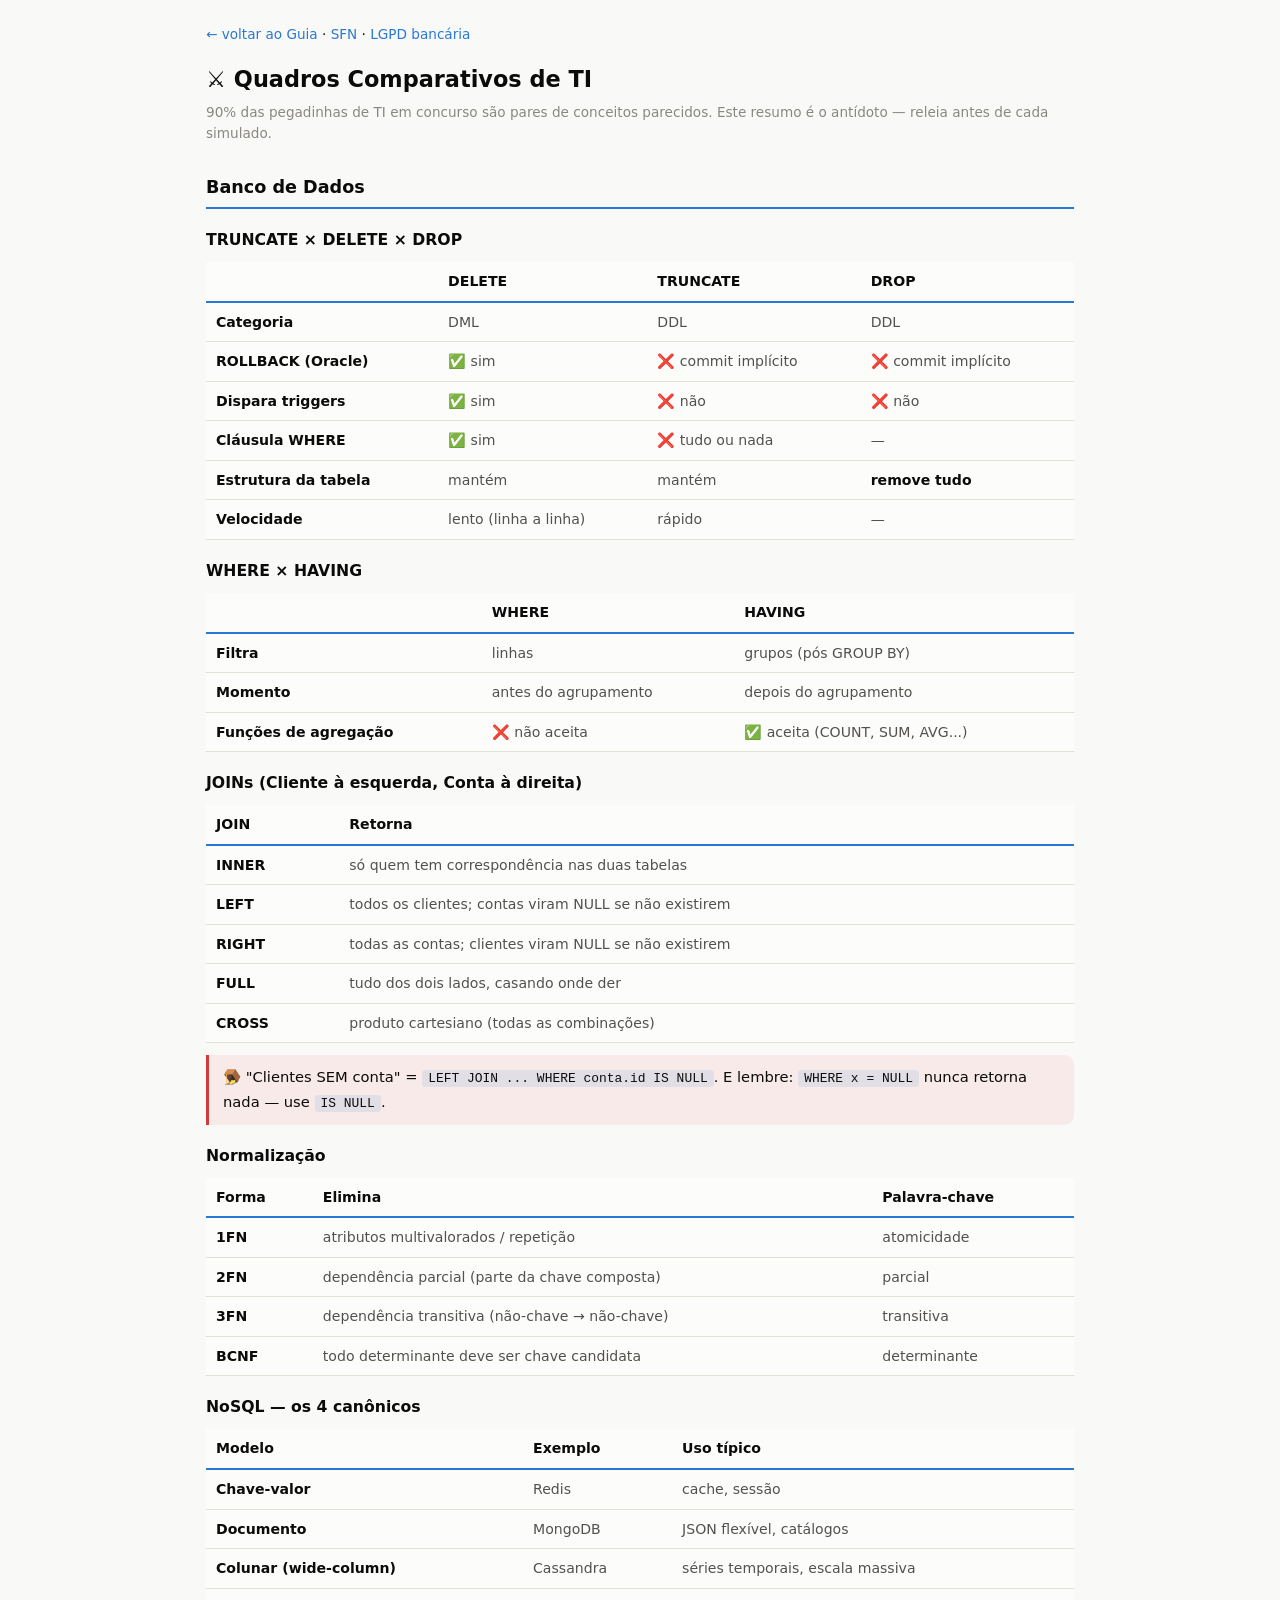
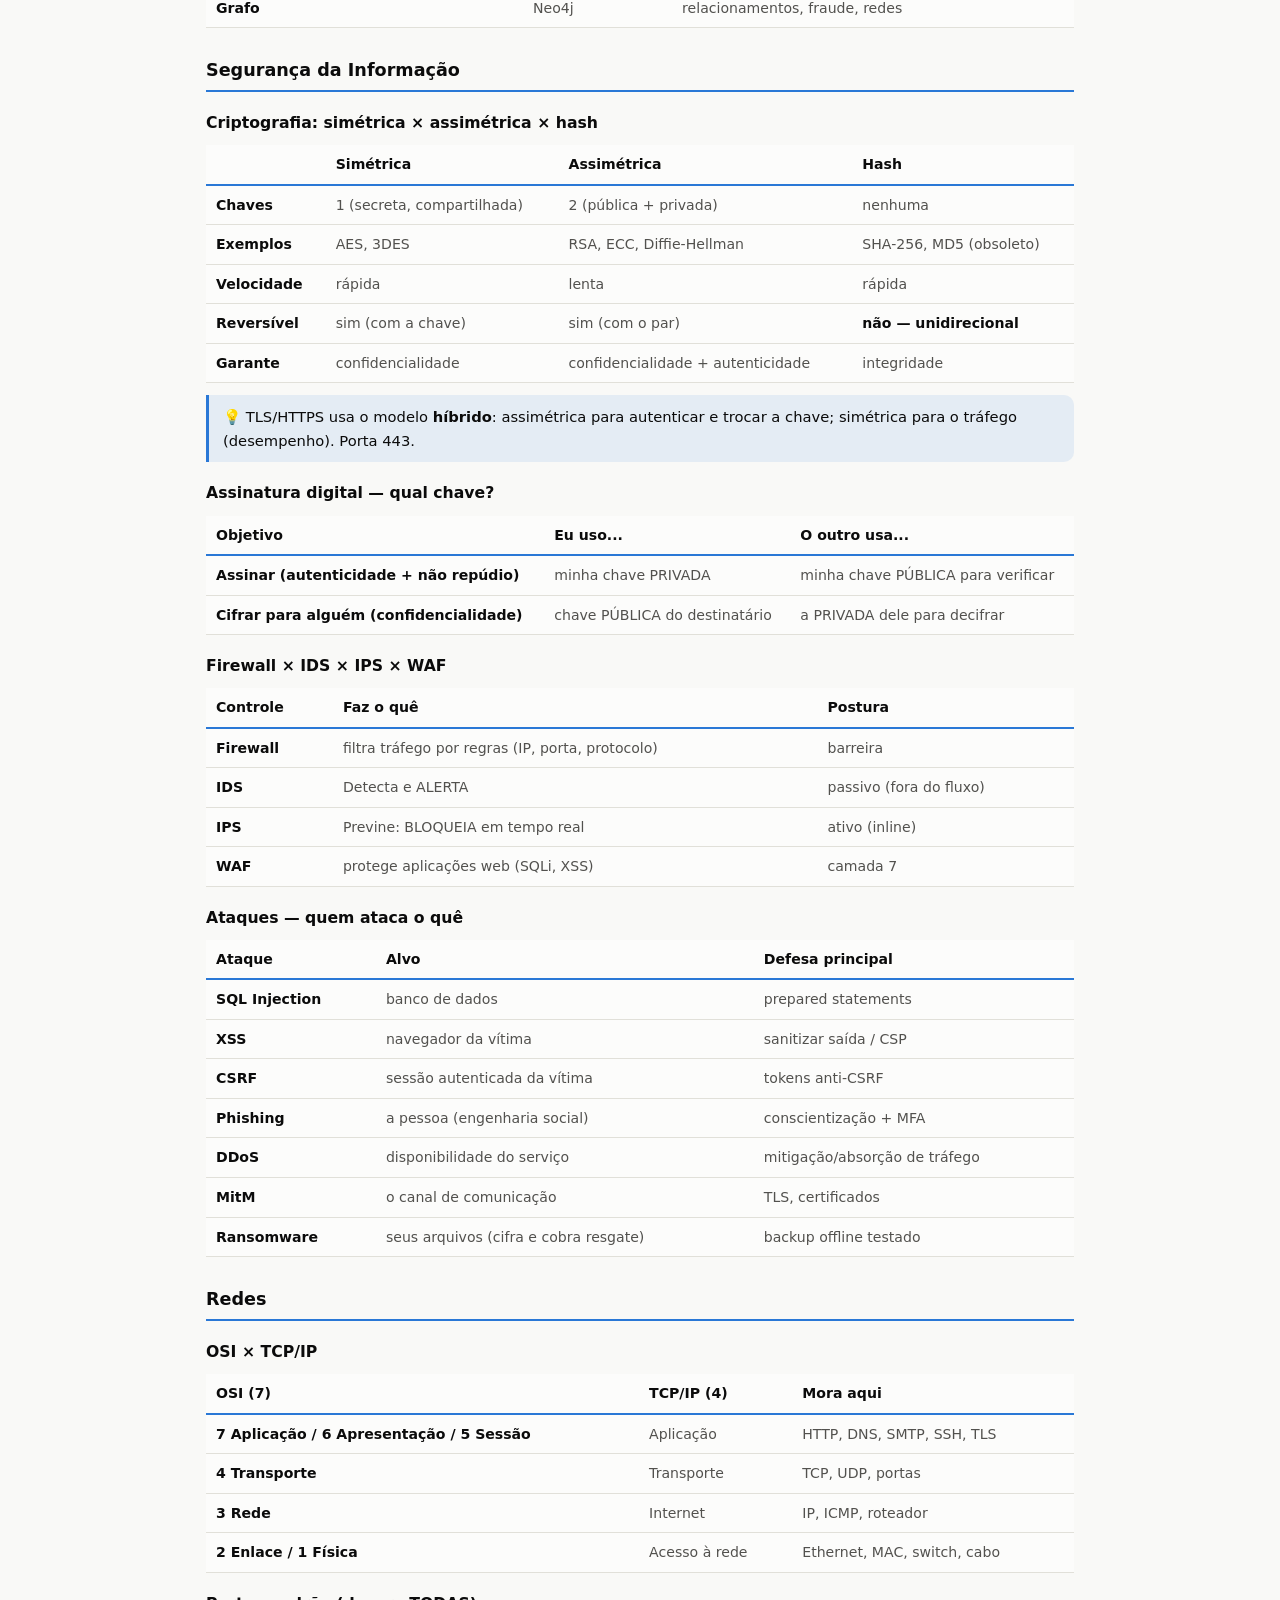
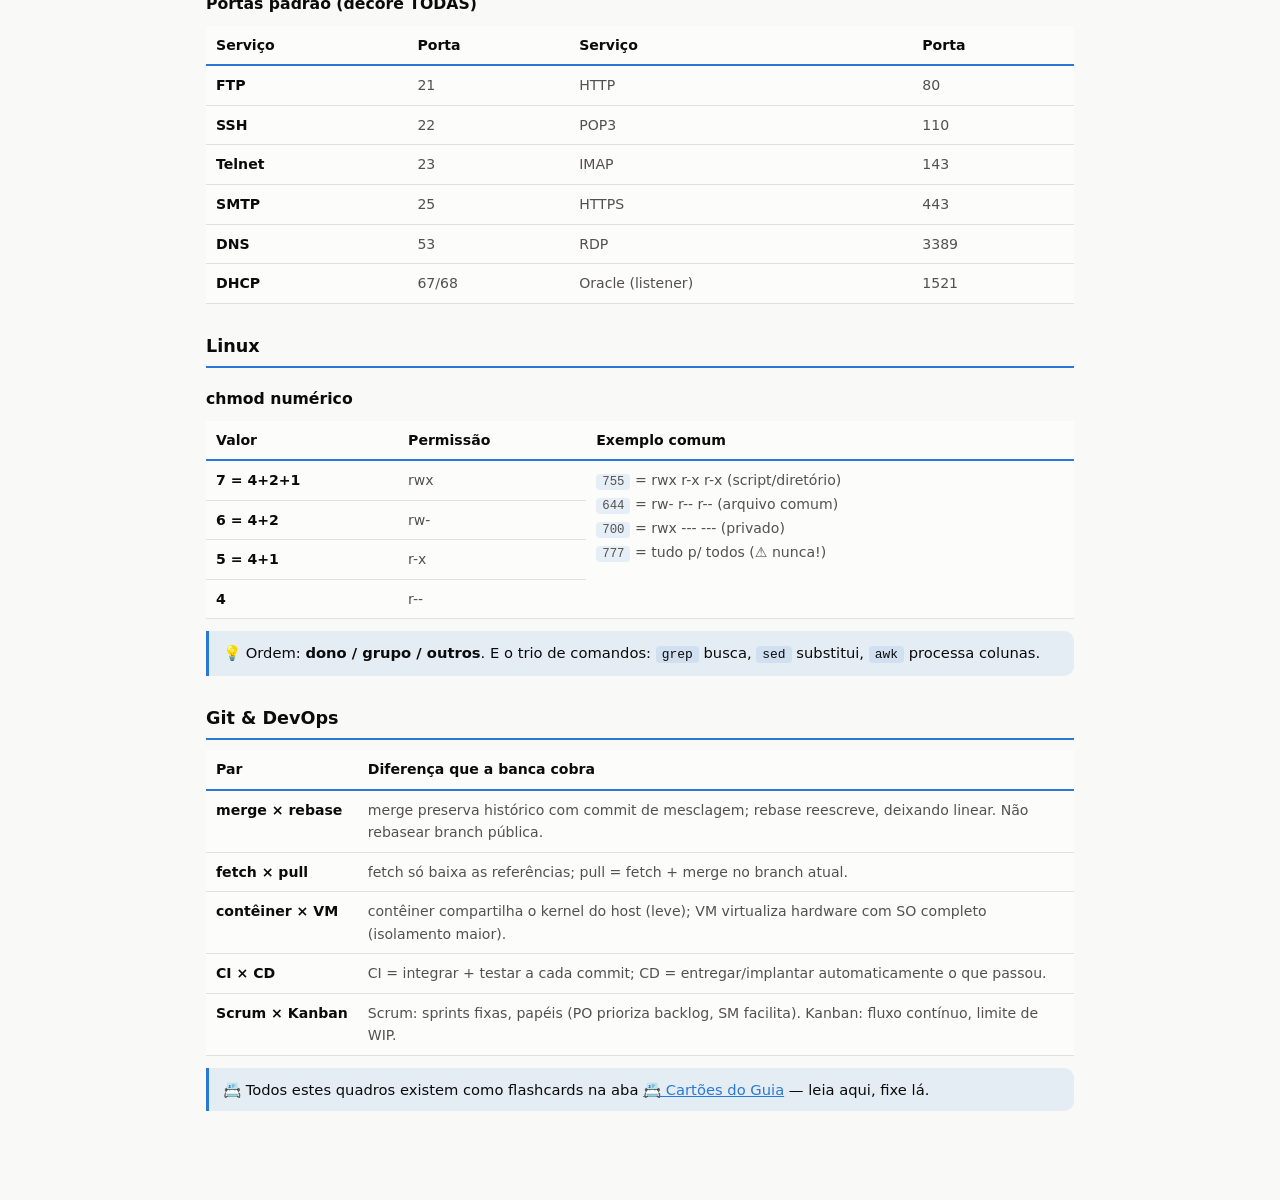
<file: resumos/ti-comparativos.html>
<!DOCTYPE html>
<html lang="pt-BR">
<head>
<meta charset="UTF-8">
<meta name="viewport" content="width=device-width, initial-scale=1.0">
<title>Resumo — Quadros Comparativos de TI</title>
<link rel="stylesheet" href="estilo.css">
</head>
<body>
<div class="wrap">
  <div class="nav"><a href="../guia.html">← voltar ao Guia</a> · <a href="sfn.html">SFN</a> · <a href="lgpd-bancaria.html">LGPD bancária</a></div>
  <h1>⚔️ Quadros Comparativos de TI</h1>
  <p class="sub">90% das pegadinhas de TI em concurso são pares de conceitos parecidos. Este resumo é o antídoto — releia antes de cada simulado.</p>

  <h2>Banco de Dados</h2>

  <h3>TRUNCATE × DELETE × DROP</h3>
  <div class="table-scroll">
  <table>
    <tr><th></th><th>DELETE</th><th>TRUNCATE</th><th>DROP</th></tr>
    <tr><td>Categoria</td><td>DML</td><td>DDL</td><td>DDL</td></tr>
    <tr><td>ROLLBACK (Oracle)</td><td>✅ sim</td><td>❌ commit implícito</td><td>❌ commit implícito</td></tr>
    <tr><td>Dispara triggers</td><td>✅ sim</td><td>❌ não</td><td>❌ não</td></tr>
    <tr><td>Cláusula WHERE</td><td>✅ sim</td><td>❌ tudo ou nada</td><td>—</td></tr>
    <tr><td>Estrutura da tabela</td><td>mantém</td><td>mantém</td><td><strong>remove tudo</strong></td></tr>
    <tr><td>Velocidade</td><td>lento (linha a linha)</td><td>rápido</td><td>—</td></tr>
  </table>
  </div>

  <h3>WHERE × HAVING</h3>
  <div class="table-scroll">
  <table>
    <tr><th></th><th>WHERE</th><th>HAVING</th></tr>
    <tr><td>Filtra</td><td>linhas</td><td>grupos (pós GROUP BY)</td></tr>
    <tr><td>Momento</td><td>antes do agrupamento</td><td>depois do agrupamento</td></tr>
    <tr><td>Funções de agregação</td><td>❌ não aceita</td><td>✅ aceita (COUNT, SUM, AVG...)</td></tr>
  </table>
  </div>

  <h3>JOINs (Cliente à esquerda, Conta à direita)</h3>
  <div class="table-scroll">
  <table>
    <tr><th>JOIN</th><th>Retorna</th></tr>
    <tr><td>INNER</td><td>só quem tem correspondência nas duas tabelas</td></tr>
    <tr><td>LEFT</td><td>todos os clientes; contas viram NULL se não existirem</td></tr>
    <tr><td>RIGHT</td><td>todas as contas; clientes viram NULL se não existirem</td></tr>
    <tr><td>FULL</td><td>tudo dos dois lados, casando onde der</td></tr>
    <tr><td>CROSS</td><td>produto cartesiano (todas as combinações)</td></tr>
  </table>
  </div>
  <div class="trap">🪤 "Clientes SEM conta" = <code>LEFT JOIN ... WHERE conta.id IS NULL</code>. E lembre: <code>WHERE x = NULL</code> nunca retorna nada — use <code>IS NULL</code>.</div>

  <h3>Normalização</h3>
  <div class="table-scroll">
  <table>
    <tr><th>Forma</th><th>Elimina</th><th>Palavra-chave</th></tr>
    <tr><td>1FN</td><td>atributos multivalorados / repetição</td><td>atomicidade</td></tr>
    <tr><td>2FN</td><td>dependência parcial (parte da chave composta)</td><td>parcial</td></tr>
    <tr><td>3FN</td><td>dependência transitiva (não-chave → não-chave)</td><td>transitiva</td></tr>
    <tr><td>BCNF</td><td>todo determinante deve ser chave candidata</td><td>determinante</td></tr>
  </table>
  </div>

  <h3>NoSQL — os 4 canônicos</h3>
  <div class="table-scroll">
  <table>
    <tr><th>Modelo</th><th>Exemplo</th><th>Uso típico</th></tr>
    <tr><td>Chave-valor</td><td>Redis</td><td>cache, sessão</td></tr>
    <tr><td>Documento</td><td>MongoDB</td><td>JSON flexível, catálogos</td></tr>
    <tr><td>Colunar (wide-column)</td><td>Cassandra</td><td>séries temporais, escala massiva</td></tr>
    <tr><td>Grafo</td><td>Neo4j</td><td>relacionamentos, fraude, redes</td></tr>
  </table>
  </div>

  <h2>Segurança da Informação</h2>

  <h3>Criptografia: simétrica × assimétrica × hash</h3>
  <div class="table-scroll">
  <table>
    <tr><th></th><th>Simétrica</th><th>Assimétrica</th><th>Hash</th></tr>
    <tr><td>Chaves</td><td>1 (secreta, compartilhada)</td><td>2 (pública + privada)</td><td>nenhuma</td></tr>
    <tr><td>Exemplos</td><td>AES, 3DES</td><td>RSA, ECC, Diffie-Hellman</td><td>SHA-256, MD5 (obsoleto)</td></tr>
    <tr><td>Velocidade</td><td>rápida</td><td>lenta</td><td>rápida</td></tr>
    <tr><td>Reversível</td><td>sim (com a chave)</td><td>sim (com o par)</td><td><strong>não — unidirecional</strong></td></tr>
    <tr><td>Garante</td><td>confidencialidade</td><td>confidencialidade + autenticidade</td><td>integridade</td></tr>
  </table>
  </div>
  <div class="tip">💡 TLS/HTTPS usa o modelo <strong>híbrido</strong>: assimétrica para autenticar e trocar a chave; simétrica para o tráfego (desempenho). Porta 443.</div>

  <h3>Assinatura digital — qual chave?</h3>
  <div class="table-scroll">
  <table>
    <tr><th>Objetivo</th><th>Eu uso...</th><th>O outro usa...</th></tr>
    <tr><td>Assinar (autenticidade + não repúdio)</td><td>minha chave PRIVADA</td><td>minha chave PÚBLICA para verificar</td></tr>
    <tr><td>Cifrar para alguém (confidencialidade)</td><td>chave PÚBLICA do destinatário</td><td>a PRIVADA dele para decifrar</td></tr>
  </table>
  </div>

  <h3>Firewall × IDS × IPS × WAF</h3>
  <div class="table-scroll">
  <table>
    <tr><th>Controle</th><th>Faz o quê</th><th>Postura</th></tr>
    <tr><td>Firewall</td><td>filtra tráfego por regras (IP, porta, protocolo)</td><td>barreira</td></tr>
    <tr><td>IDS</td><td>Detecta e ALERTA</td><td>passivo (fora do fluxo)</td></tr>
    <tr><td>IPS</td><td>Previne: BLOQUEIA em tempo real</td><td>ativo (inline)</td></tr>
    <tr><td>WAF</td><td>protege aplicações web (SQLi, XSS)</td><td>camada 7</td></tr>
  </table>
  </div>

  <h3>Ataques — quem ataca o quê</h3>
  <div class="table-scroll">
  <table>
    <tr><th>Ataque</th><th>Alvo</th><th>Defesa principal</th></tr>
    <tr><td>SQL Injection</td><td>banco de dados</td><td>prepared statements</td></tr>
    <tr><td>XSS</td><td>navegador da vítima</td><td>sanitizar saída / CSP</td></tr>
    <tr><td>CSRF</td><td>sessão autenticada da vítima</td><td>tokens anti-CSRF</td></tr>
    <tr><td>Phishing</td><td>a pessoa (engenharia social)</td><td>conscientização + MFA</td></tr>
    <tr><td>DDoS</td><td>disponibilidade do serviço</td><td>mitigação/absorção de tráfego</td></tr>
    <tr><td>MitM</td><td>o canal de comunicação</td><td>TLS, certificados</td></tr>
    <tr><td>Ransomware</td><td>seus arquivos (cifra e cobra resgate)</td><td>backup offline testado</td></tr>
  </table>
  </div>

  <h2>Redes</h2>

  <h3>OSI × TCP/IP</h3>
  <div class="table-scroll">
  <table>
    <tr><th>OSI (7)</th><th>TCP/IP (4)</th><th>Mora aqui</th></tr>
    <tr><td>7 Aplicação / 6 Apresentação / 5 Sessão</td><td>Aplicação</td><td>HTTP, DNS, SMTP, SSH, TLS</td></tr>
    <tr><td>4 Transporte</td><td>Transporte</td><td>TCP, UDP, portas</td></tr>
    <tr><td>3 Rede</td><td>Internet</td><td>IP, ICMP, roteador</td></tr>
    <tr><td>2 Enlace / 1 Física</td><td>Acesso à rede</td><td>Ethernet, MAC, switch, cabo</td></tr>
  </table>
  </div>

  <h3>Portas padrão (decore TODAS)</h3>
  <div class="table-scroll">
  <table>
    <tr><th>Serviço</th><th>Porta</th><th>Serviço</th><th>Porta</th></tr>
    <tr><td>FTP</td><td>21</td><td>HTTP</td><td>80</td></tr>
    <tr><td>SSH</td><td>22</td><td>POP3</td><td>110</td></tr>
    <tr><td>Telnet</td><td>23</td><td>IMAP</td><td>143</td></tr>
    <tr><td>SMTP</td><td>25</td><td>HTTPS</td><td>443</td></tr>
    <tr><td>DNS</td><td>53</td><td>RDP</td><td>3389</td></tr>
    <tr><td>DHCP</td><td>67/68</td><td>Oracle (listener)</td><td>1521</td></tr>
  </table>
  </div>

  <h2>Linux</h2>
  <h3>chmod numérico</h3>
  <div class="table-scroll">
  <table>
    <tr><th>Valor</th><th>Permissão</th><th>Exemplo comum</th></tr>
    <tr><td>7 = 4+2+1</td><td>rwx</td><td rowspan="4"><code>755</code> = rwx r-x r-x (script/diretório)<br><code>644</code> = rw- r-- r-- (arquivo comum)<br><code>700</code> = rwx --- --- (privado)<br><code>777</code> = tudo p/ todos (⚠️ nunca!)</td></tr>
    <tr><td>6 = 4+2</td><td>rw-</td></tr>
    <tr><td>5 = 4+1</td><td>r-x</td></tr>
    <tr><td>4</td><td>r--</td></tr>
  </table>
  </div>
  <div class="tip">💡 Ordem: <strong>dono / grupo / outros</strong>. E o trio de comandos: <code>grep</code> busca, <code>sed</code> substitui, <code>awk</code> processa colunas.</div>

  <h2>Git & DevOps</h2>
  <div class="table-scroll">
  <table>
    <tr><th>Par</th><th>Diferença que a banca cobra</th></tr>
    <tr><td>merge × rebase</td><td>merge preserva histórico com commit de mesclagem; rebase reescreve, deixando linear. Não rebasear branch pública.</td></tr>
    <tr><td>fetch × pull</td><td>fetch só baixa as referências; pull = fetch + merge no branch atual.</td></tr>
    <tr><td>contêiner × VM</td><td>contêiner compartilha o kernel do host (leve); VM virtualiza hardware com SO completo (isolamento maior).</td></tr>
    <tr><td>CI × CD</td><td>CI = integrar + testar a cada commit; CD = entregar/implantar automaticamente o que passou.</td></tr>
    <tr><td>Scrum × Kanban</td><td>Scrum: sprints fixas, papéis (PO prioriza backlog, SM facilita). Kanban: fluxo contínuo, limite de WIP.</td></tr>
  </table>
  </div>

  <div class="tip">📇 Todos estes quadros existem como flashcards na aba <a href="../guia.html" style="color:var(--accent)">📇 Cartões do Guia</a> — leia aqui, fixe lá.</div>
</div>
</body>
</html>
</file>
<file: resumos/estilo.css>
:root {
  color-scheme: light dark;
  --surface: #fcfcfb; --page: #f9f9f7; --ink-1: #0b0b0b; --ink-2: #52514e;
  --muted: #898781; --grid: #e1e0d9; --border: rgba(11,11,11,0.10);
  --accent: #2a78d6; --wash: rgba(42,120,214,0.10);
  --good: #006300; --warn: #b45309; --bad: #d03b3b;
}
@media (prefers-color-scheme: dark) {
  :root {
    --surface: #1a1a19; --page: #0d0d0d; --ink-1: #ffffff; --ink-2: #c3c2b7;
    --grid: #2c2c2a; --border: rgba(255,255,255,0.10);
    --accent: #3987e5; --wash: rgba(57,135,229,0.15); --good: #0ca30c;
  }
}
* { margin: 0; padding: 0; box-sizing: border-box; }
body {
  font-family: system-ui, -apple-system, "Segoe UI", sans-serif;
  background: var(--page); color: var(--ink-1); line-height: 1.6; font-size: 15px;
}
.wrap { max-width: 900px; margin: 0 auto; padding: 24px 16px 80px; }
h1 { font-size: 1.4rem; margin-bottom: 4px; }
h2 { font-size: 1.1rem; margin: 28px 0 10px; padding-bottom: 6px; border-bottom: 2px solid var(--accent); }
h3 { font-size: .98rem; margin: 18px 0 6px; }
p, li { color: var(--ink-2); margin-bottom: 8px; }
strong { color: var(--ink-1); }
ul, ol { padding-left: 22px; margin-bottom: 10px; }
.sub { color: var(--muted); font-size: .85rem; margin-bottom: 20px; }
.nav { font-size: .85rem; margin-bottom: 16px; }
.nav a { color: var(--accent); text-decoration: none; }
.card {
  background: var(--surface); border: 1px solid var(--border);
  border-radius: 12px; padding: 18px; margin-bottom: 16px;
}
.tip {
  border-left: 3px solid var(--accent); background: var(--wash);
  border-radius: 0 10px 10px 0; padding: 10px 14px; margin: 12px 0; font-size: .92rem;
}
.trap {
  border-left: 3px solid var(--bad); background: rgba(208,59,59,0.08);
  border-radius: 0 10px 10px 0; padding: 10px 14px; margin: 12px 0; font-size: .92rem;
}
.table-scroll { overflow-x: auto; margin: 10px 0; }
table { width: 100%; border-collapse: collapse; font-size: .88rem; background: var(--surface); }
th { text-align: left; padding: 8px 10px; border-bottom: 2px solid var(--accent); color: var(--ink-1); white-space: nowrap; }
td { padding: 8px 10px; border-bottom: 1px solid var(--grid); color: var(--ink-2); vertical-align: top; }
td:first-child { color: var(--ink-1); font-weight: 600; white-space: nowrap; }
code {
  background: var(--wash); border-radius: 4px; padding: 1px 6px;
  font-size: .88em; font-family: ui-monospace, "Cascadia Code", Consolas, monospace;
}
.pill {
  display: inline-block; font-size: .72rem; font-weight: 700; padding: 2px 10px;
  border-radius: 999px; background: var(--wash); color: var(--accent); margin-right: 6px;
}
</file>
